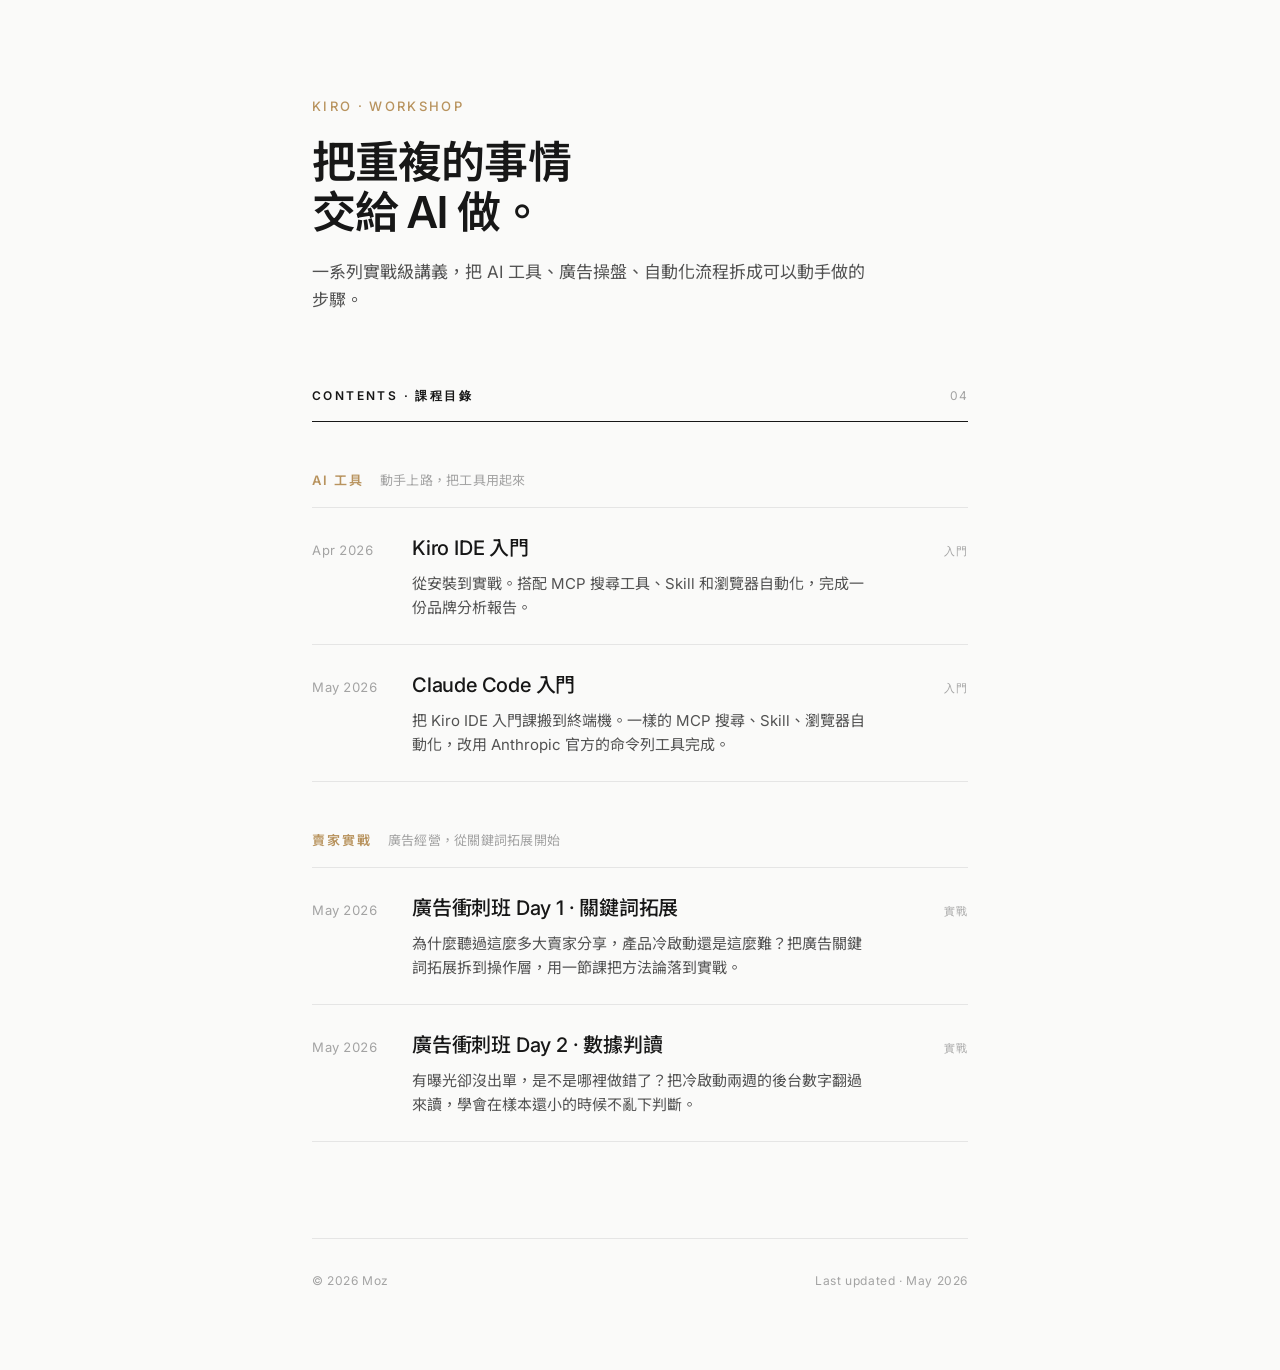
<file: index.html>
<!DOCTYPE html>
<html lang="zh-TW">
<head>
    <meta charset="UTF-8">
    <meta name="viewport" content="width=device-width, initial-scale=1.0">
    <title>Kiro Workshop</title>
    <style>
        @import url('https://fonts.googleapis.com/css2?family=Inter:wght@300;400;500;600;700&family=Noto+Sans+TC:wght@300;400;500;600;700&display=swap');

        * { margin: 0; padding: 0; box-sizing: border-box; }

        :root {
            --ink: #171717;
            --ink-muted: #525252;
            --ink-faint: #a3a3a3;
            --rule: #e5e5e5;
            --accent: #B8935E;
            --bg: #fafaf9;
        }

        html { scroll-behavior: smooth; }

        body {
            font-family: 'Inter', 'Noto Sans TC', -apple-system, BlinkMacSystemFont, sans-serif;
            background: var(--bg);
            color: var(--ink);
            line-height: 1.6;
            -webkit-font-smoothing: antialiased;
            font-feature-settings: "kern", "liga", "calt";
        }

        .wrap {
            max-width: 720px;
            margin: 0 auto;
            padding: 96px 32px 80px;
        }

        /* Header */
        .site-head {
            margin-bottom: 72px;
        }

        .mark {
            font-family: 'Inter', sans-serif;
            font-size: 13px;
            font-weight: 500;
            letter-spacing: 0.18em;
            text-transform: uppercase;
            color: var(--accent);
            margin-bottom: 20px;
        }

        h1 {
            font-family: 'Inter', 'Noto Sans TC', sans-serif;
            font-size: 44px;
            font-weight: 600;
            letter-spacing: -0.02em;
            line-height: 1.15;
            margin-bottom: 20px;
        }

        .lede {
            font-size: 17px;
            color: var(--ink-muted);
            max-width: 560px;
            line-height: 1.65;
        }

        /* Index heading */
        .index-head {
            display: flex;
            align-items: baseline;
            justify-content: space-between;
            padding-bottom: 16px;
            border-bottom: 1px solid var(--ink);
            margin-bottom: 0;
        }

        .index-title {
            font-family: 'Inter', sans-serif;
            font-size: 12px;
            font-weight: 600;
            letter-spacing: 0.2em;
            text-transform: uppercase;
            color: var(--ink);
        }

        .index-count {
            font-family: 'Inter', sans-serif;
            font-size: 12px;
            color: var(--ink-faint);
            letter-spacing: 0.1em;
        }

        /* Stage heading */
        .stage {
            display: flex;
            align-items: baseline;
            gap: 16px;
            margin-top: 48px;
            margin-bottom: 4px;
            padding-bottom: 12px;
        }

        .stage-name {
            font-family: 'Inter', 'Noto Sans TC', sans-serif;
            font-size: 13px;
            font-weight: 600;
            letter-spacing: 0.15em;
            text-transform: uppercase;
            color: var(--accent);
        }

        .stage-desc {
            font-size: 13px;
            color: var(--ink-faint);
            letter-spacing: 0.02em;
        }

        /* Course list */
        .course-list { list-style: none; }

        .course-row {
            display: grid;
            grid-template-columns: 80px 1fr 72px;
            gap: 20px;
            padding: 24px 0;
            border-bottom: 1px solid var(--rule);
            align-items: baseline;
        }

        .course-row:first-child { border-top: 1px solid var(--rule); }

        .date {
            font-family: 'Inter', sans-serif;
            font-size: 13px;
            font-weight: 400;
            color: var(--ink-faint);
            letter-spacing: 0.04em;
            font-variant-numeric: tabular-nums;
        }

        .meat h2 {
            font-family: 'Inter', 'Noto Sans TC', sans-serif;
            font-size: 20px;
            font-weight: 500;
            letter-spacing: -0.01em;
            margin-bottom: 8px;
            color: var(--ink);
        }

        .meat p {
            font-size: 15px;
            color: var(--ink-muted);
            line-height: 1.6;
            max-width: 520px;
        }

        .tag {
            font-family: 'Inter', sans-serif;
            font-size: 11px;
            font-weight: 500;
            letter-spacing: 0.08em;
            text-transform: uppercase;
            color: var(--ink-faint);
            white-space: nowrap;
            padding-top: 4px;
            text-align: right;
        }

        /* Footer */
        .site-foot {
            margin-top: 96px;
            padding-top: 32px;
            border-top: 1px solid var(--rule);
            display: flex;
            justify-content: space-between;
            font-family: 'Inter', sans-serif;
            font-size: 12px;
            color: var(--ink-faint);
            letter-spacing: 0.05em;
        }

        /* Responsive */
        @media (max-width: 640px) {
            .wrap { padding: 64px 24px 56px; }
            h1 { font-size: 32px; }
            .lede { font-size: 16px; }
            .site-head { margin-bottom: 56px; }
            .course-row {
                grid-template-columns: 64px 1fr;
                gap: 14px;
                padding: 20px 0;
            }
            .tag { grid-column: 2; padding-top: 0; margin-top: 6px; }
            .meat h2 { font-size: 18px; }
            .meat p { font-size: 14px; }
            .site-foot { flex-direction: column; gap: 8px; margin-top: 64px; }
            .stage { margin-top: 40px; gap: 12px; flex-wrap: wrap; }
        }

        @media (prefers-reduced-motion: reduce) {
            html { scroll-behavior: auto; }
        }
    </style>
</head>
<body>
    <main class="wrap">
        <header class="site-head">
            <div class="mark">Kiro · Workshop</div>
            <h1>把重複的事情<br>交給 AI 做。</h1>
            <p class="lede">一系列實戰級講義，把 AI 工具、廣告操盤、自動化流程拆成可以動手做的步驟。</p>
        </header>

        <div class="index-head">
            <span class="index-title">Contents · 課程目錄</span>
            <span class="index-count">04</span>
        </div>

        <!-- AI 工具 -->
        <div class="stage">
            <span class="stage-name">AI 工具</span>
            <span class="stage-desc">動手上路，把工具用起來</span>
        </div>
        <ol class="course-list">
            <li class="course-row">
                <span class="date">Apr 2026</span>
                <div class="meat">
                    <h2>Kiro IDE 入門</h2>
                    <p>從安裝到實戰。搭配 MCP 搜尋工具、Skill 和瀏覽器自動化，完成一份品牌分析報告。</p>
                </div>
                <span class="tag">入門</span>
            </li>

            <li class="course-row">
                <span class="date">May 2026</span>
                <div class="meat">
                    <h2>Claude Code 入門</h2>
                    <p>把 Kiro IDE 入門課搬到終端機。一樣的 MCP 搜尋、Skill、瀏覽器自動化，改用 Anthropic 官方的命令列工具完成。</p>
                </div>
                <span class="tag">入門</span>
            </li>
        </ol>

        <!-- 賣家實戰 -->
        <div class="stage">
            <span class="stage-name">賣家實戰</span>
            <span class="stage-desc">廣告經營，從關鍵詞拓展開始</span>
        </div>
        <ol class="course-list">
            <li class="course-row">
                <span class="date">May 2026</span>
                <div class="meat">
                    <h2>廣告衝刺班 Day 1 · 關鍵詞拓展</h2>
                    <p>為什麼聽過這麼多大賣家分享，產品冷啟動還是這麼難？把廣告關鍵詞拓展拆到操作層，用一節課把方法論落到實戰。</p>
                </div>
                <span class="tag">實戰</span>
            </li>

            <li class="course-row">
                <span class="date">May 2026</span>
                <div class="meat">
                    <h2>廣告衝刺班 Day 2 · 數據判讀</h2>
                    <p>有曝光卻沒出單，是不是哪裡做錯了？把冷啟動兩週的後台數字翻過來讀，學會在樣本還小的時候不亂下判斷。</p>
                </div>
                <span class="tag">實戰</span>
            </li>
        </ol>

        <footer class="site-foot">
            <span>© 2026 Moz</span>
            <span>Last updated · May 2026</span>
        </footer>
    </main>
</body>
</html>
</file>
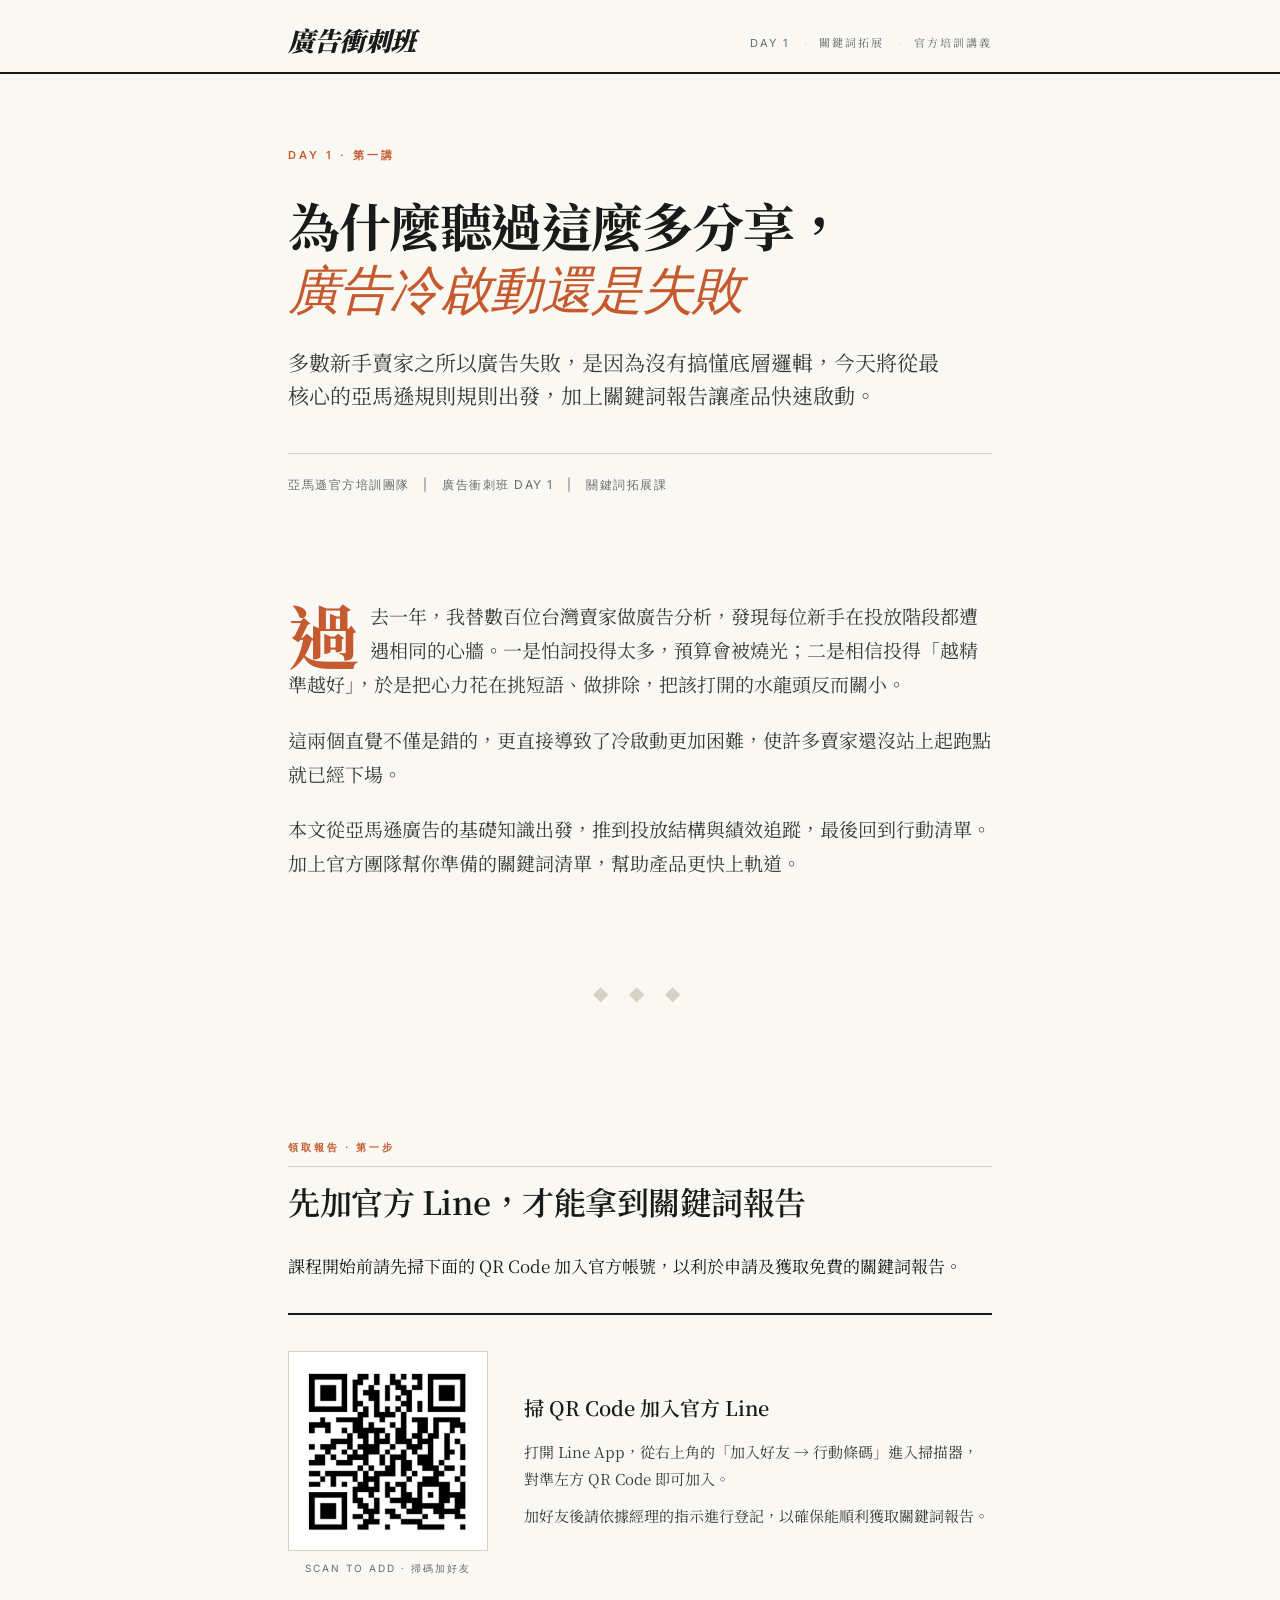
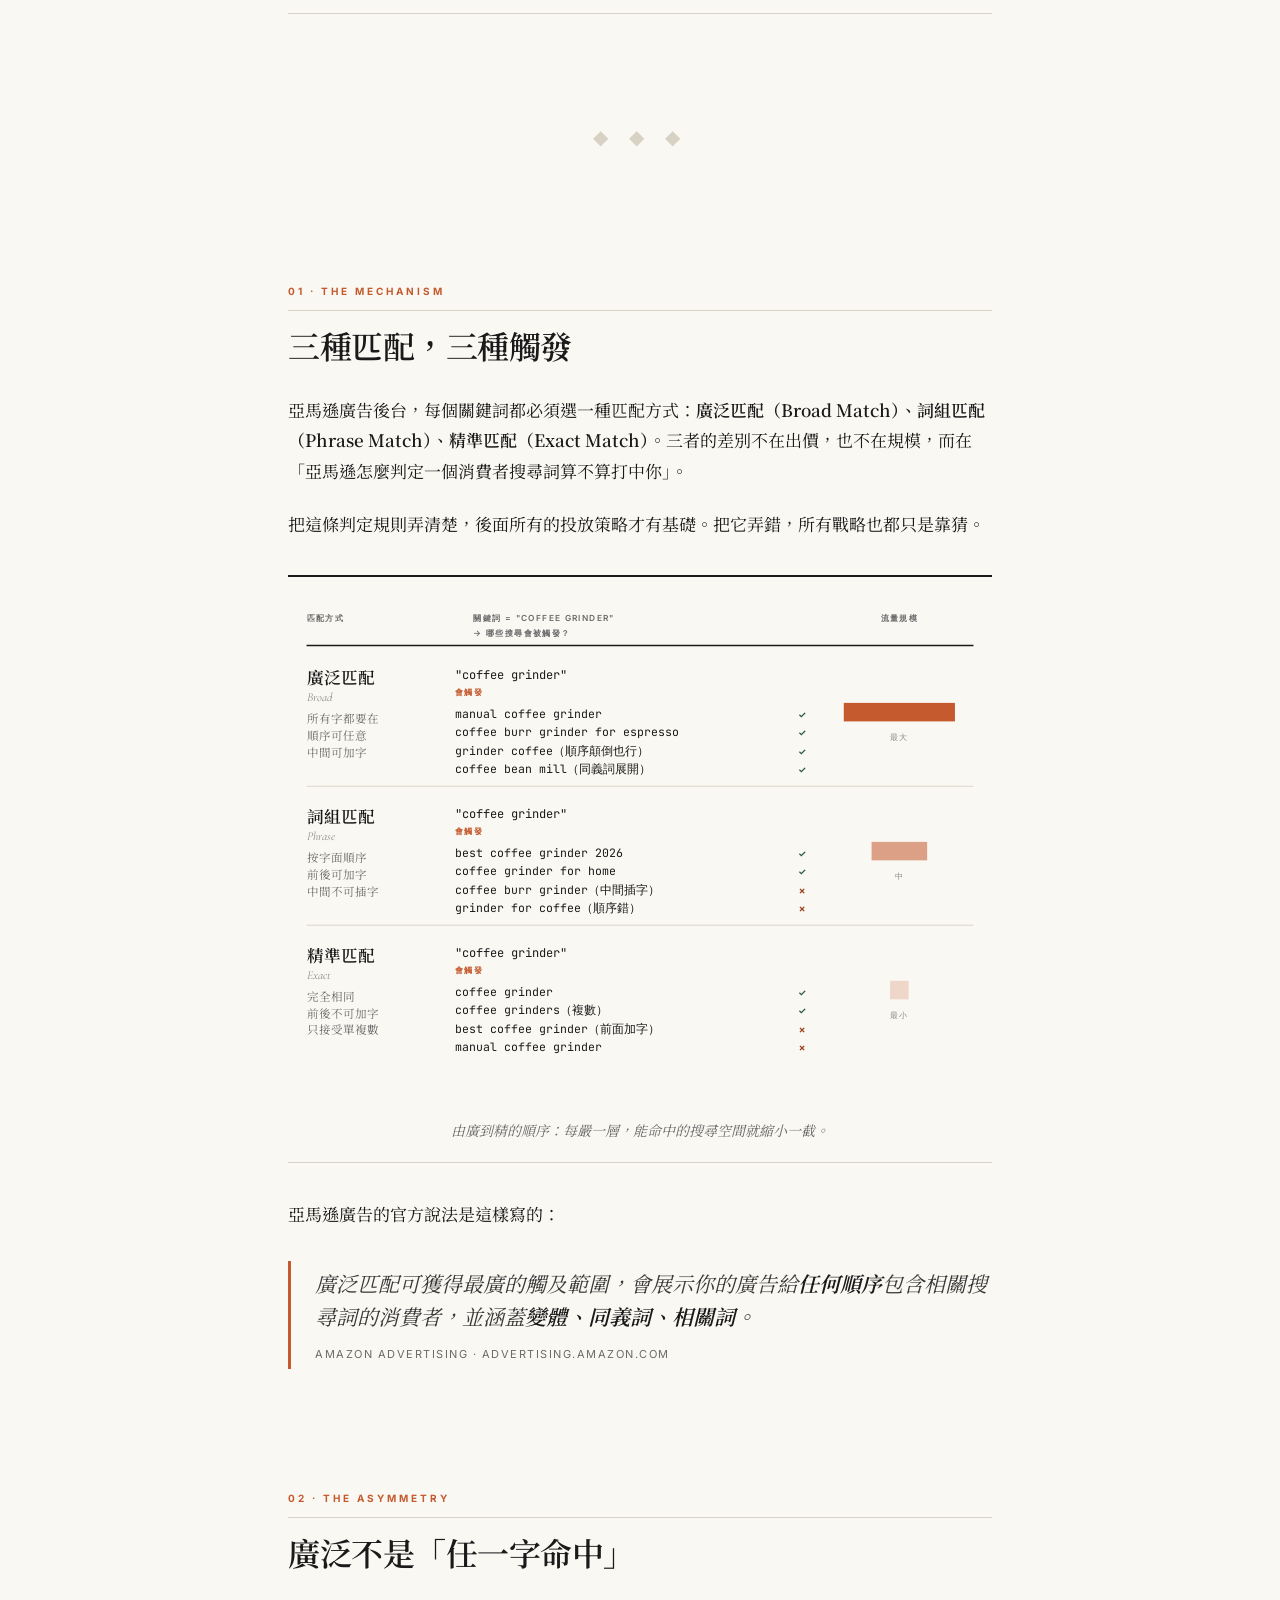
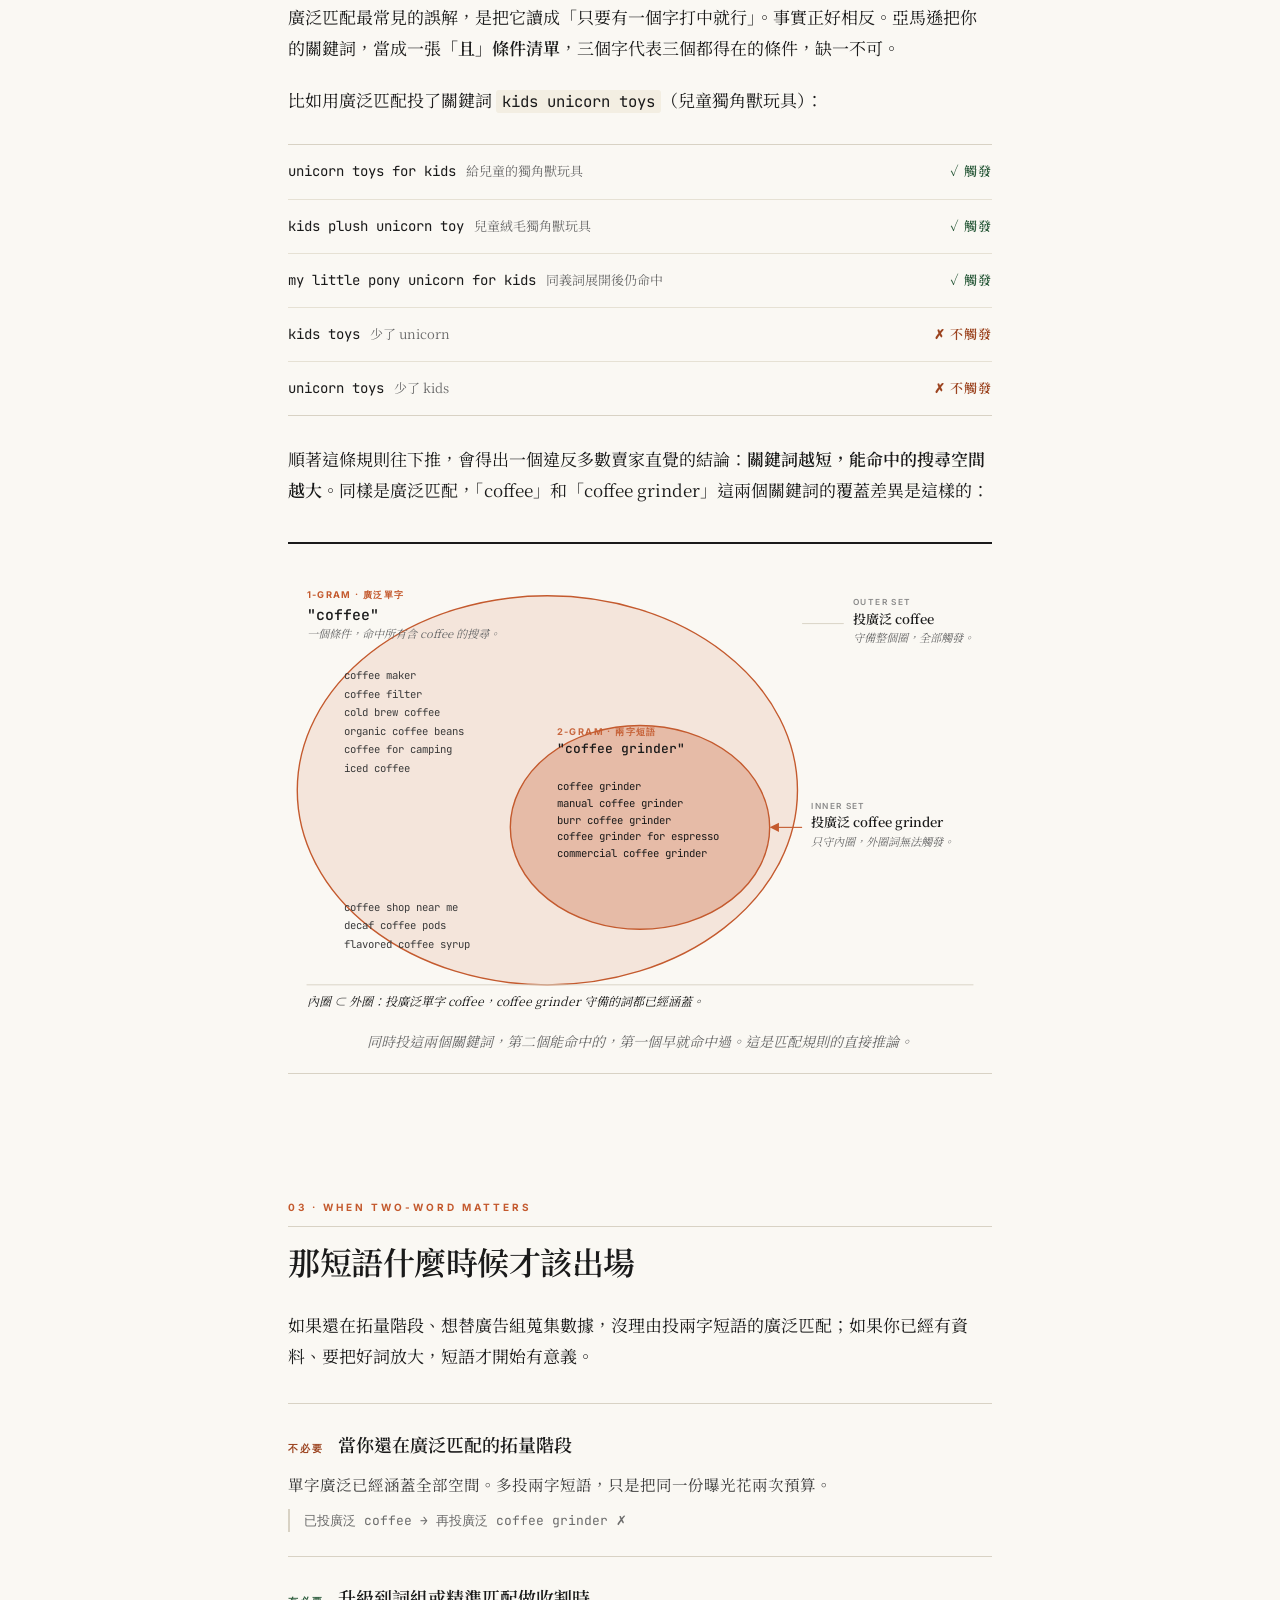
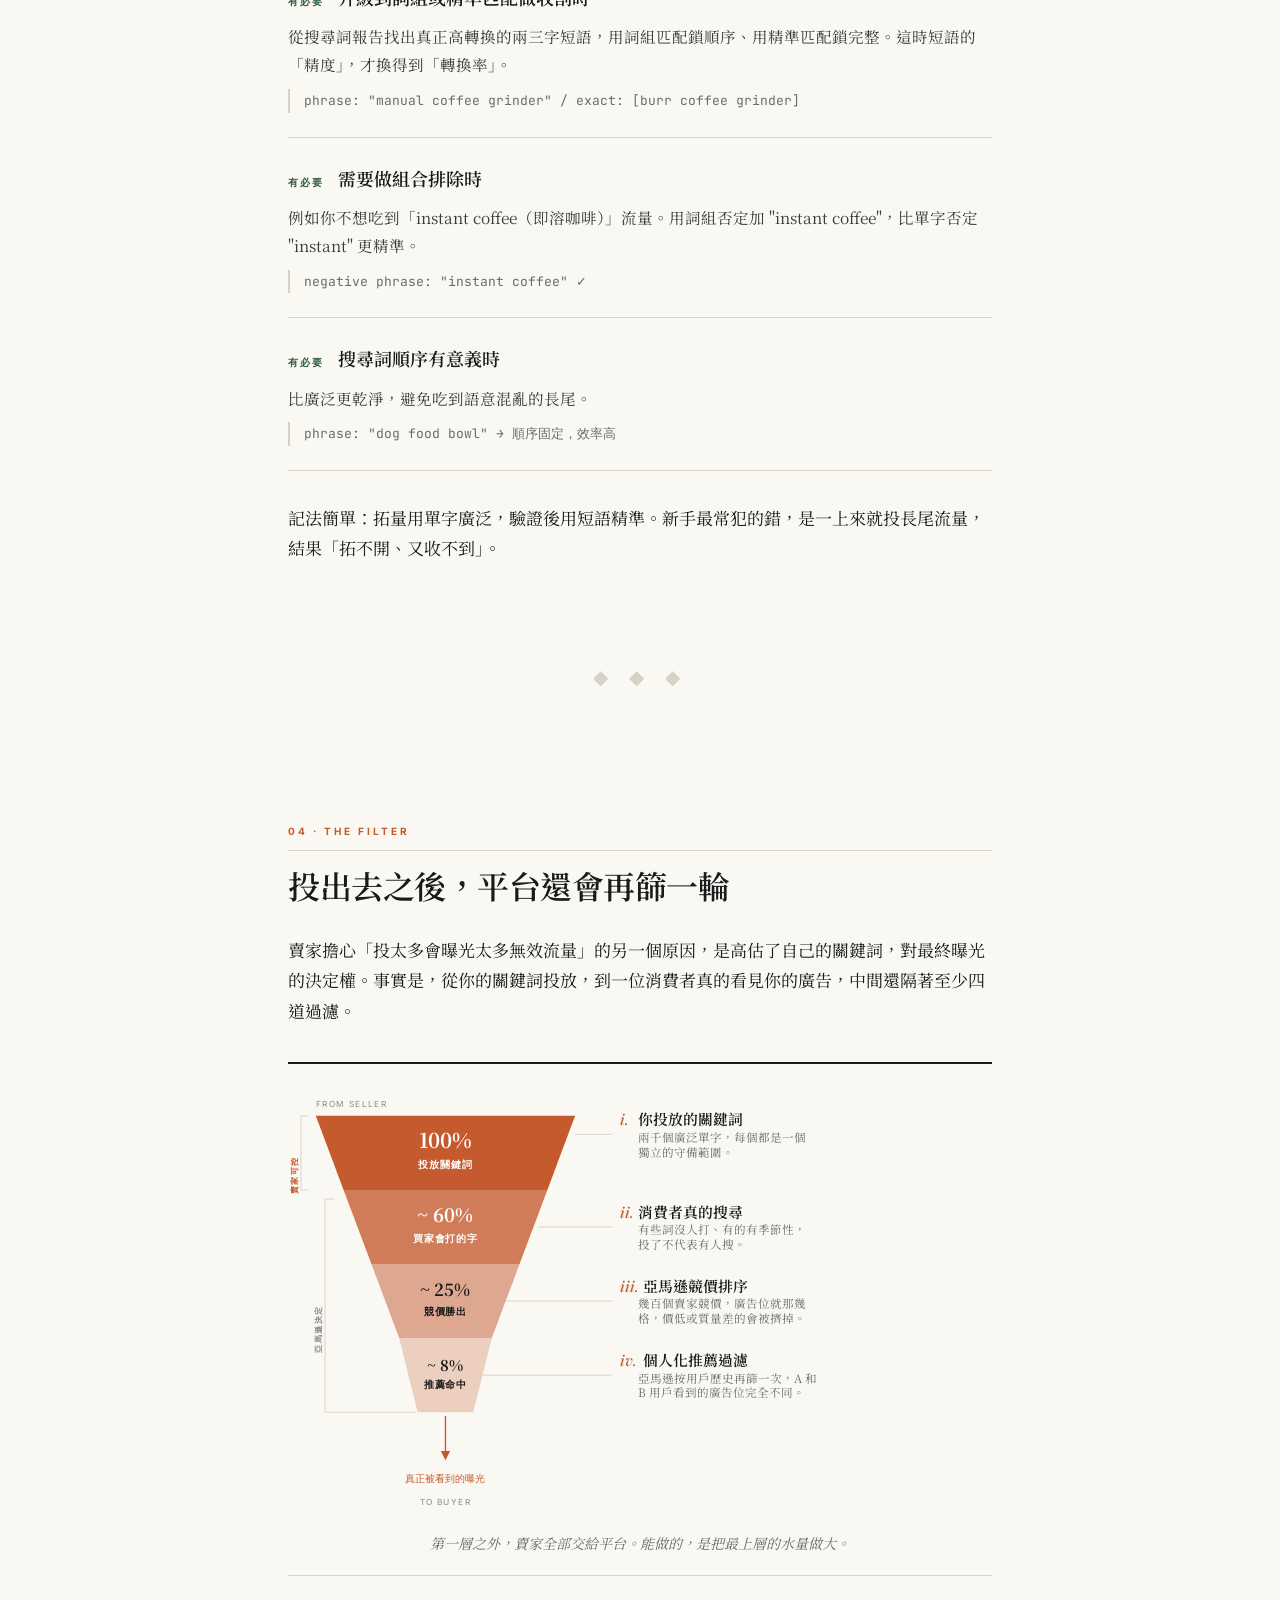
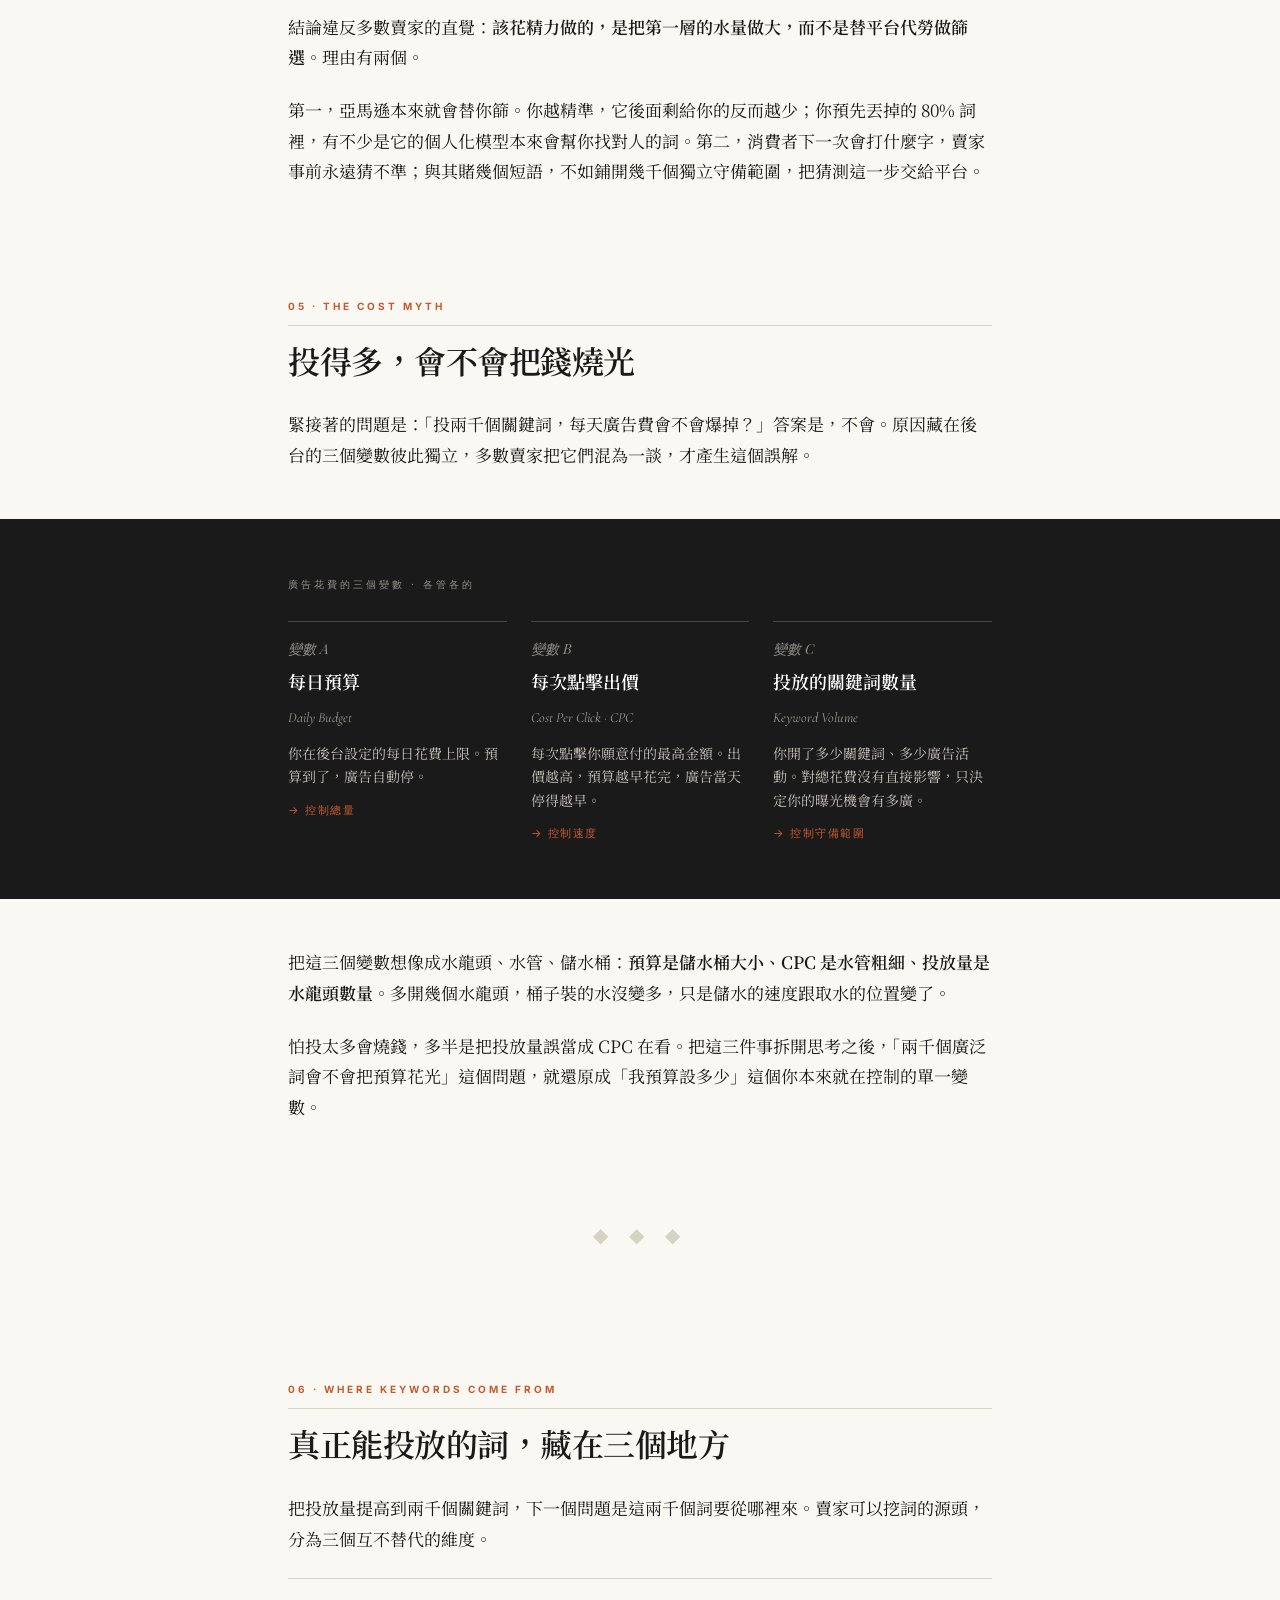
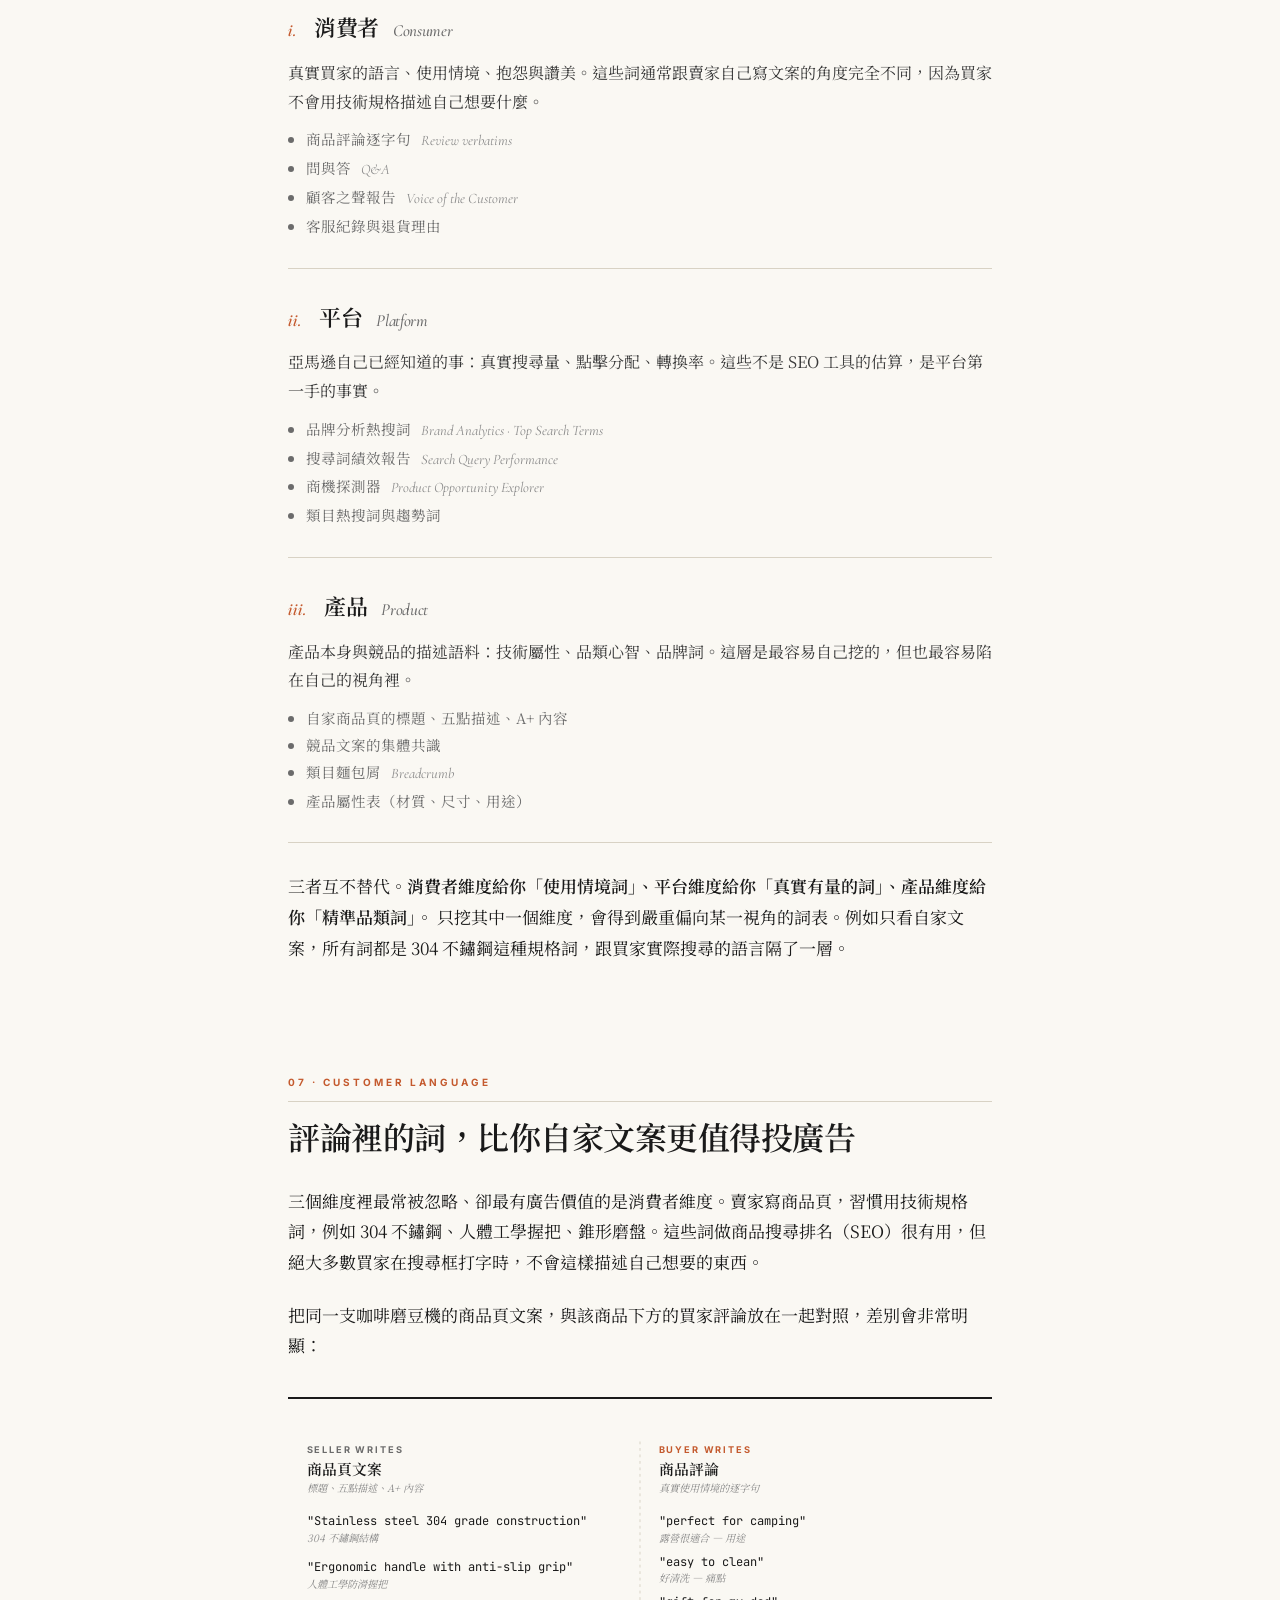
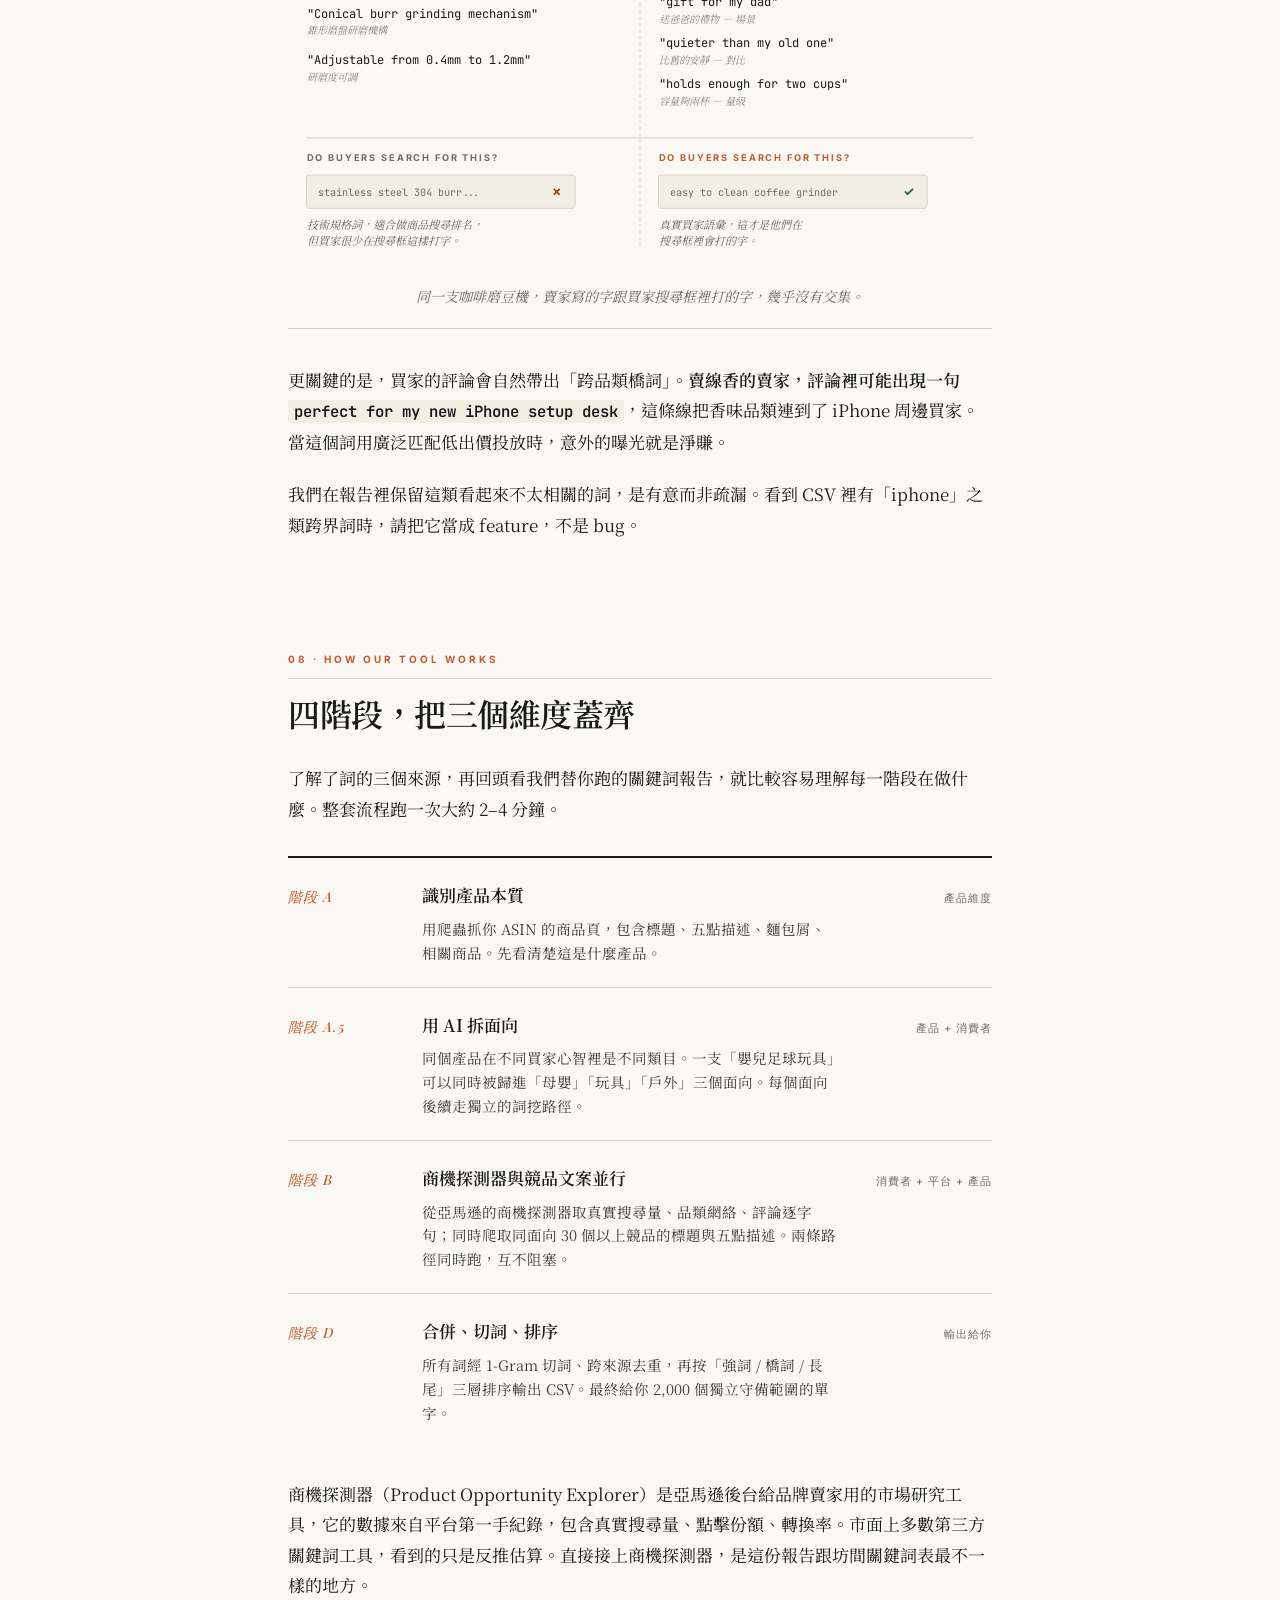
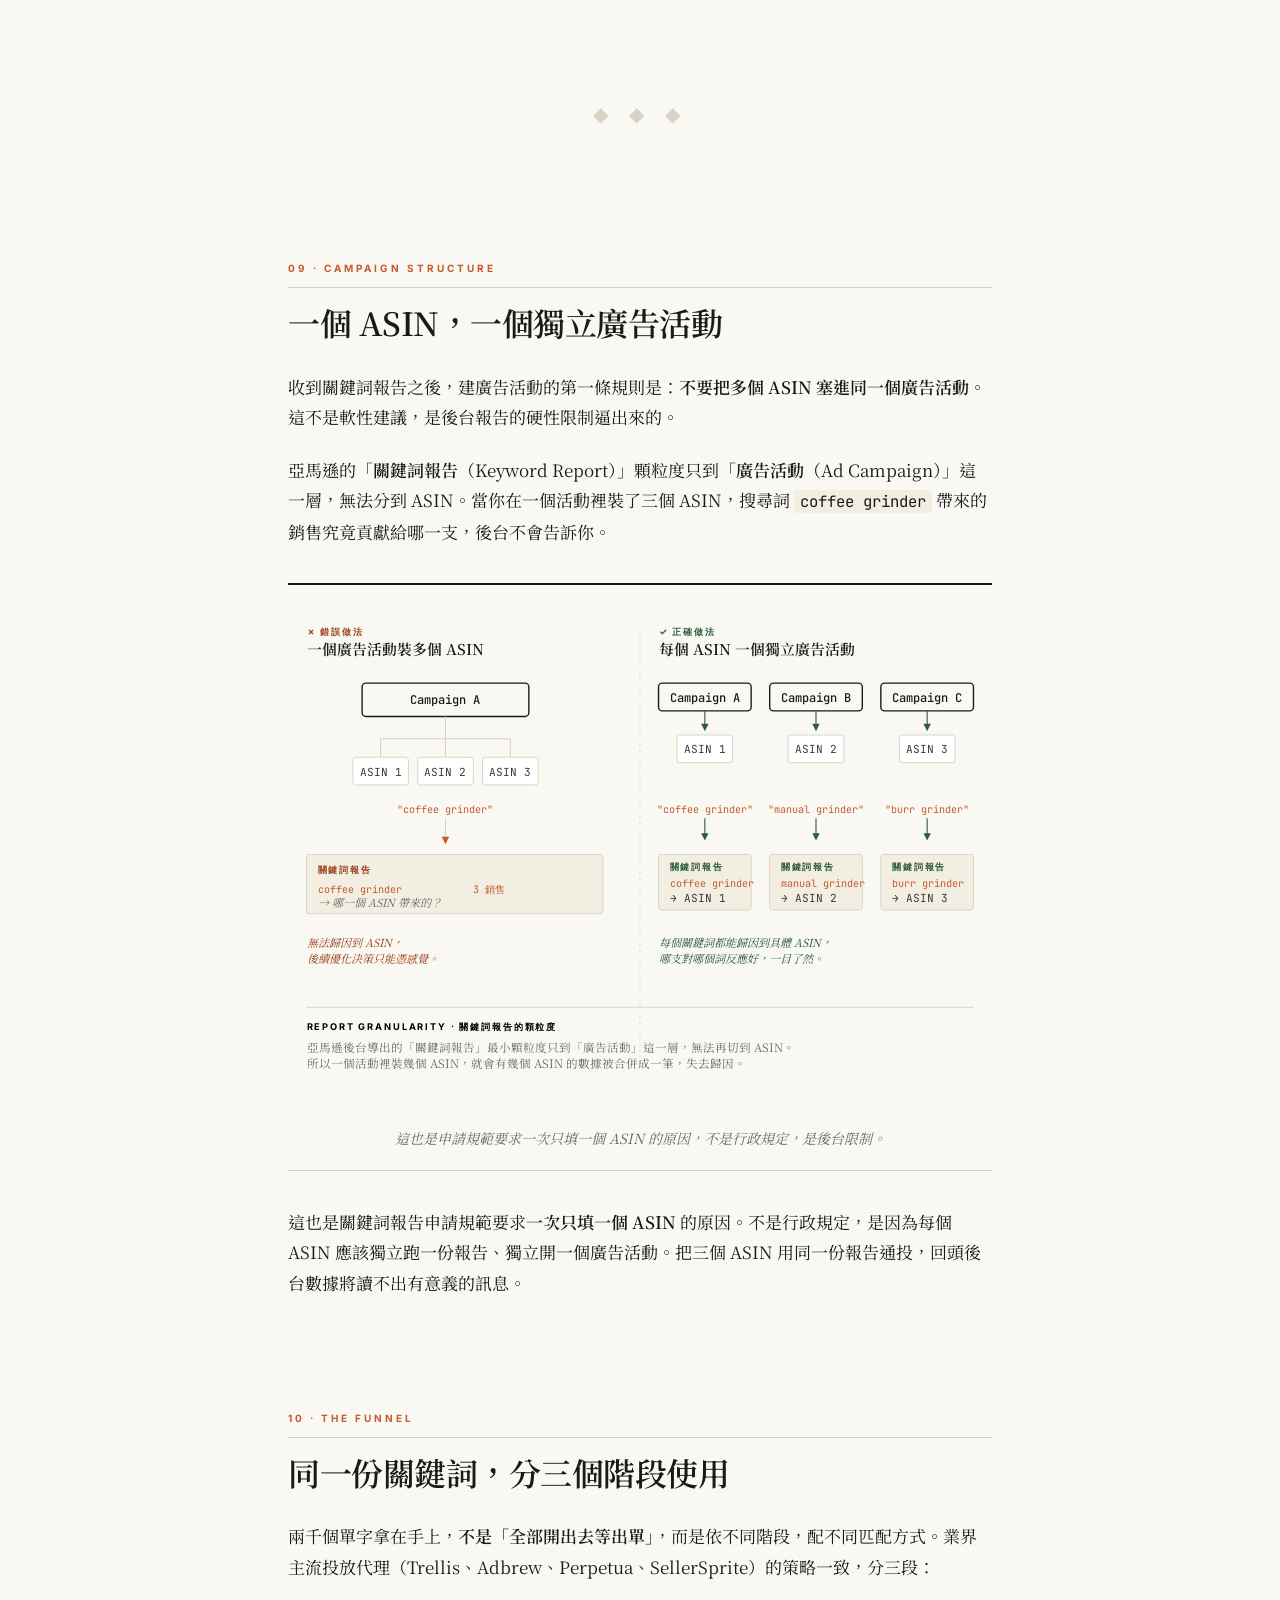
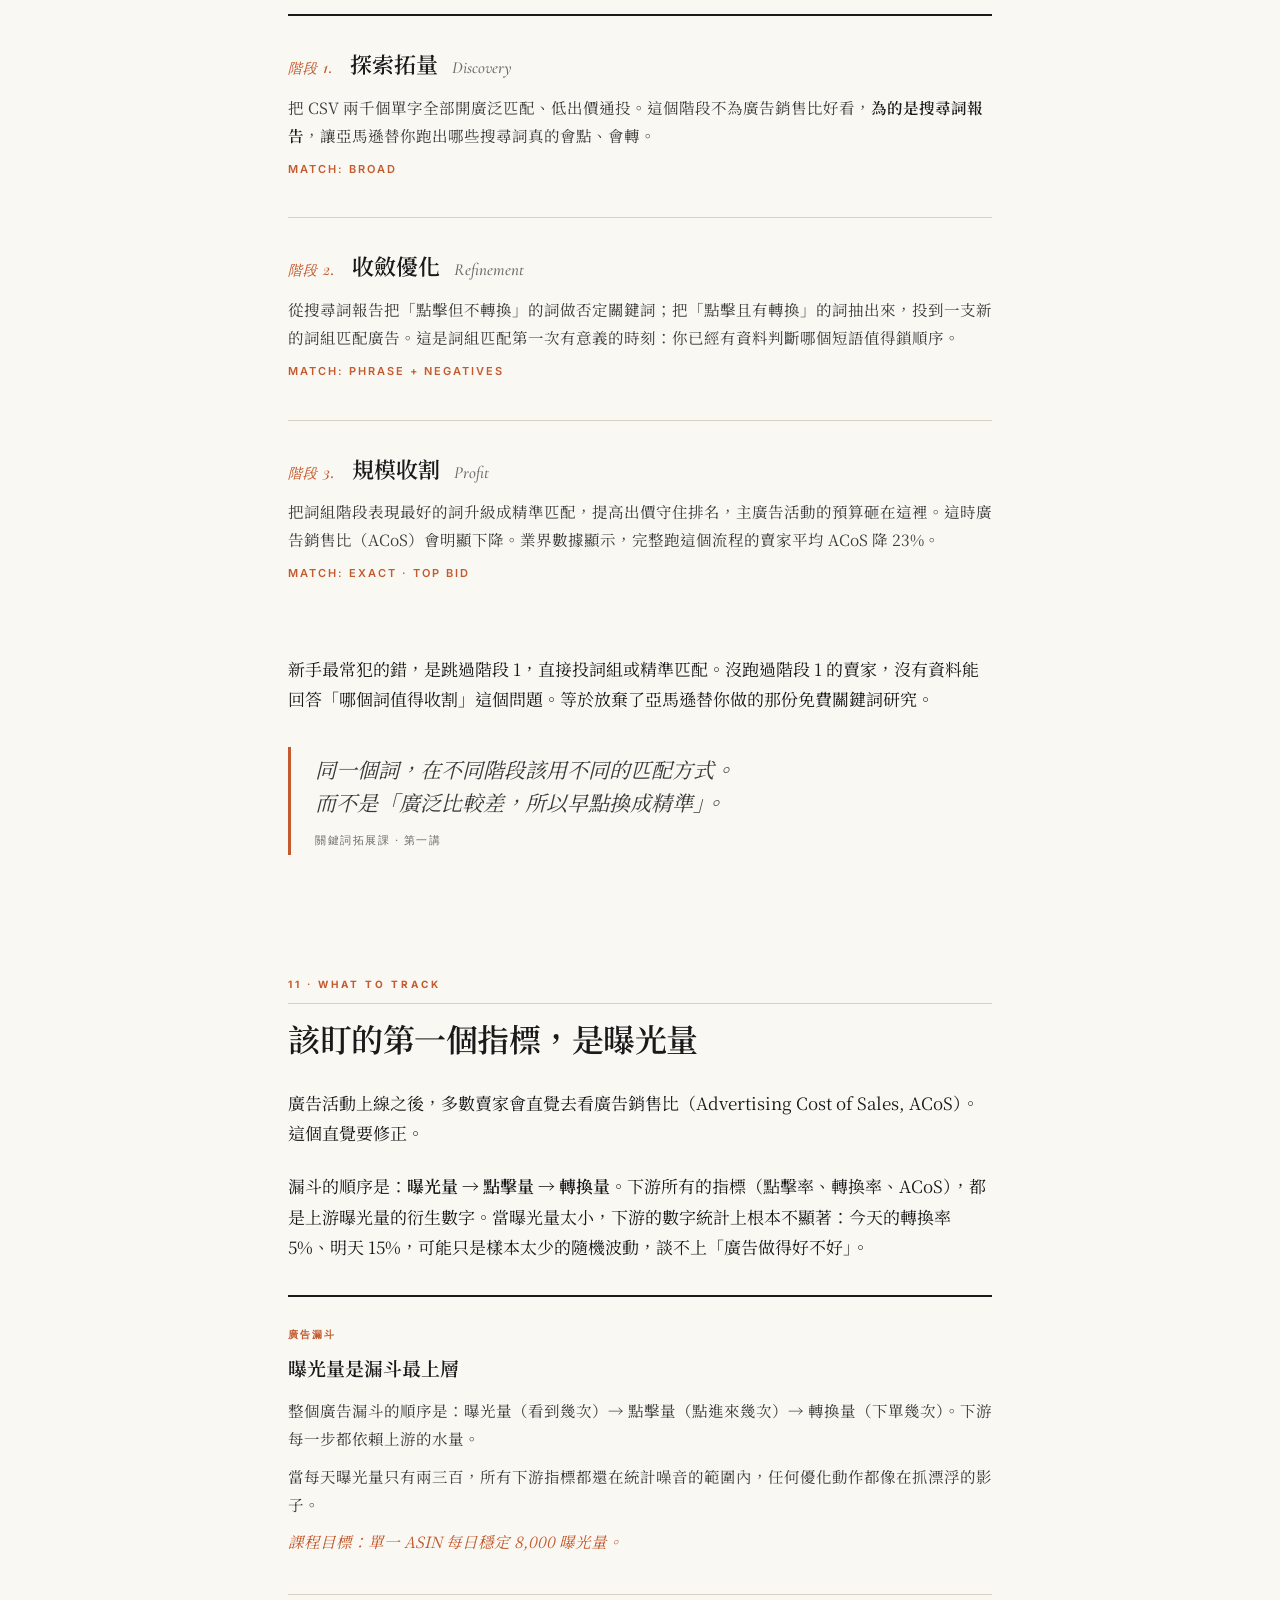
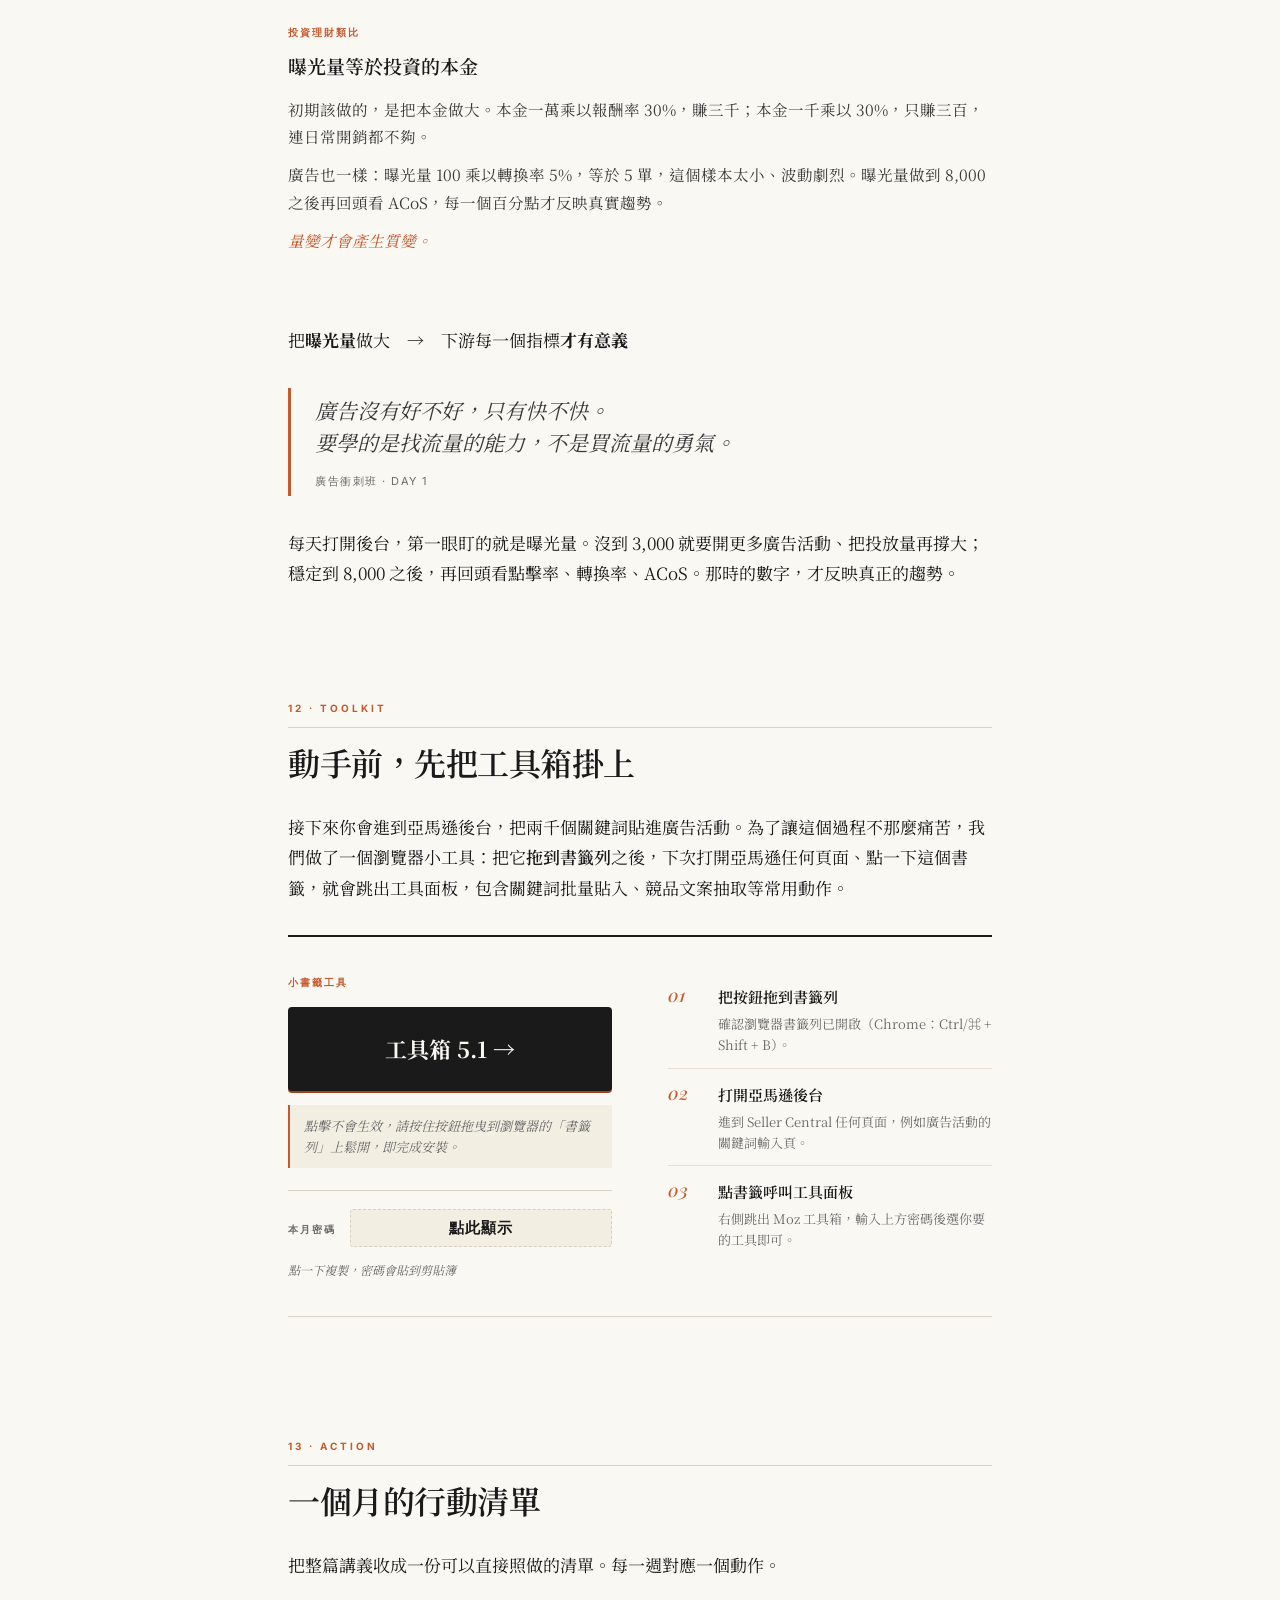
<file: ad-sprint-day1/index.html>
<!DOCTYPE html>
<html lang="zh-Hant">
<head>
<meta charset="UTF-8" />
<meta name="viewport" content="width=device-width, initial-scale=1.0" />
<title>為什麼聽過這麼多大賣家分享，但產品冷啟動還是這麼難｜廣告關鍵詞拓展深度講義</title>
<link rel="preconnect" href="https://fonts.googleapis.com">
<link rel="preconnect" href="https://fonts.gstatic.com" crossorigin>
<link href="https://fonts.googleapis.com/css2?family=Playfair+Display:ital,wght@0,400;0,500;0,600;0,700;0,800;0,900;1,400;1,500&family=Cormorant+Garamond:ital,wght@0,400;0,500;0,600;0,700;1,400;1,500&family=Noto+Serif+TC:wght@300;400;500;600;700;900&family=Inter:wght@300;400;500;600;700&family=JetBrains+Mono:wght@400;500&display=swap" rel="stylesheet">
<style>
  :root {
    --paper: #faf8f3;
    --paper-tint: #f3eee2;
    --dark: #1a1a1a;
    --ink: #1a1a1a;
    --ink-soft: #3a3a3a;
    --ink-mute: #6b6b6b;
    --ink-faint: #8a8a8a;
    --rule: #d8d2c4;
    --rule-soft: #e6e1d4;
    --accent: #c45a2e;
    --accent-deep: #9c4420;
    --deepblue: #0f3d5f;
    --good: #2e5d3e;
    --bad: #9c4420;
  }
  * { box-sizing: border-box; }
  html, body { margin: 0; padding: 0; }
  body {
    background: var(--paper);
    color: var(--ink);
    font-family: 'Noto Serif TC', 'Cormorant Garamond', Georgia, serif;
    font-size: 17px;
    line-height: 1.8;
    -webkit-font-smoothing: antialiased;
    text-rendering: optimizeLegibility;
  }
  a {
    color: var(--accent);
    text-decoration: none;
    border-bottom: 1px solid rgba(196, 90, 46, 0.3);
    transition: border-color .2s;
  }
  a:hover { border-bottom-color: var(--accent); }

  .col {
    max-width: 760px;
    margin-left: auto;
    margin-right: auto;
    padding-left: 28px;
    padding-right: 28px;
  }
  .bleed { width: 100%; }

  /* ───────── Masthead ───────── */
  .masthead {
    border-bottom: 2px solid var(--ink);
    padding-top: 28px;
    padding-bottom: 18px;
  }
  .masthead-inner {
    display: flex;
    justify-content: space-between;
    align-items: flex-end;
    flex-wrap: wrap;
    gap: 12px;
  }
  .masthead-title {
    font-family: 'Playfair Display', 'Noto Serif TC', serif;
    font-weight: 900;
    font-style: italic;
    font-size: 26px;
    letter-spacing: -0.5px;
    line-height: 1;
  }
  .masthead-meta {
    font-family: 'Inter', 'Noto Serif TC', sans-serif;
    font-size: 11px;
    letter-spacing: 2px;
    text-transform: uppercase;
    color: var(--ink-mute);
  }
  .masthead-meta span + span::before {
    content: "·";
    margin: 0 10px;
    color: var(--rule);
  }

  /* ───────── Hero ───────── */
  .hero { padding-top: 72px; padding-bottom: 56px; }
  .kicker {
    font-family: 'Inter', sans-serif;
    font-size: 11px;
    letter-spacing: 3px;
    text-transform: uppercase;
    color: var(--accent);
    font-weight: 600;
    margin-bottom: 28px;
  }
  .hero h1 {
    font-family: 'Noto Serif TC', 'Playfair Display', serif;
    font-weight: 700;
    font-size: 52px;
    line-height: 1.18;
    letter-spacing: -1.5px;
    margin: 0 0 28px;
    color: var(--ink);
  }
  .hero h1 em {
    font-family: 'Playfair Display', serif;
    font-style: italic;
    font-weight: 500;
    color: var(--accent);
  }
  .deck {
    font-family: 'Noto Serif TC', serif;
    font-size: 21px;
    line-height: 1.6;
    color: var(--ink-soft);
    font-weight: 400;
    margin: 0 0 40px;
    max-width: 660px;
  }
  .byline {
    font-family: 'Inter', sans-serif;
    font-size: 12px;
    letter-spacing: 1.5px;
    text-transform: uppercase;
    color: var(--ink-mute);
    padding-top: 20px;
    border-top: 1px solid var(--rule);
  }
  .byline strong { color: var(--ink); font-weight: 600; }

  /* ───────── Section heads ───────── */
  .section-mark {
    font-family: 'Inter', sans-serif;
    font-size: 10px;
    letter-spacing: 3px;
    text-transform: uppercase;
    color: var(--accent);
    font-weight: 700;
    margin-bottom: 14px;
    padding-bottom: 10px;
    border-bottom: 1px solid var(--rule);
  }
  h2 {
    font-family: 'Noto Serif TC', serif;
    font-weight: 600;
    font-size: 32px;
    line-height: 1.3;
    letter-spacing: -0.5px;
    margin: 0 0 28px;
    color: var(--ink);
  }
  h3 {
    font-family: 'Noto Serif TC', serif;
    font-weight: 600;
    font-size: 22px;
    line-height: 1.4;
    margin: 48px 0 16px;
    color: var(--ink);
  }
  h4 {
    font-family: 'Noto Serif TC', serif;
    font-weight: 600;
    font-size: 18px;
    margin: 0 0 8px;
    color: var(--ink);
  }

  /* ───────── Body text ───────── */
  p { margin: 0 0 22px; }
  .lede p {
    font-size: 19px;
    line-height: 1.78;
    color: var(--ink-soft);
  }
  .lede p:first-child::first-letter {
    font-family: 'Playfair Display', 'Noto Serif TC', serif;
    font-size: 72px;
    float: left;
    line-height: 0.85;
    padding: 6px 10px 0 0;
    font-weight: 700;
    color: var(--accent);
  }
  .body p strong, .body strong { color: var(--ink); font-weight: 600; }
  code, .mono {
    font-family: 'JetBrains Mono', 'Cormorant Garamond', monospace;
    font-size: 0.92em;
    background: var(--paper-tint);
    padding: 1px 6px;
    border-radius: 3px;
    color: var(--ink);
  }

  section { padding-top: 72px; padding-bottom: 16px; }
  section.tight { padding-top: 48px; }

  /* ───────── Pull quote ───────── */
  .pull {
    border-left: 3px solid var(--accent);
    padding: 6px 0 6px 24px;
    margin: 32px 0;
    font-family: 'Noto Serif TC', serif;
    font-style: italic;
    font-size: 21px;
    line-height: 1.55;
    color: var(--ink-soft);
  }
  .pull cite {
    display: block;
    margin-top: 14px;
    font-family: 'Inter', sans-serif;
    font-style: normal;
    font-size: 11px;
    letter-spacing: 1.5px;
    text-transform: uppercase;
    color: var(--ink-mute);
  }

  /* ───────── Match-type matrix ───────── */
  .matrix {
    margin: 32px 0;
    border-top: 2px solid var(--ink);
    border-bottom: 1px solid var(--rule);
  }
  .matrix table { width: 100%; border-collapse: collapse; font-family: 'Noto Serif TC', serif; }
  .matrix th {
    font-family: 'Inter', sans-serif;
    font-size: 10px;
    letter-spacing: 2px;
    text-transform: uppercase;
    color: var(--ink-mute);
    font-weight: 600;
    text-align: left;
    padding: 14px 8px;
    border-bottom: 1px solid var(--rule);
  }
  .matrix td {
    padding: 16px 8px;
    border-bottom: 1px solid var(--rule-soft);
    font-size: 15px;
    color: var(--ink-soft);
    vertical-align: top;
  }
  .matrix td.first { color: var(--ink); font-weight: 600; font-size: 16px; }
  .matrix td.first .en {
    display: block;
    font-family: 'Cormorant Garamond', serif;
    font-style: italic;
    color: var(--ink-mute);
    font-size: 13px;
    font-weight: 500;
  }
  .matrix tr:last-child td { border-bottom: none; }

  /* ───────── Eligibility list (kids unicorn toys) ───────── */
  .elig {
    margin: 28px 0;
    border-top: 1px solid var(--rule);
    border-bottom: 1px solid var(--rule);
  }
  .elig .row {
    display: grid;
    grid-template-columns: 1fr auto;
    gap: 14px;
    padding: 14px 0;
    border-bottom: 1px solid var(--rule-soft);
    align-items: baseline;
  }
  .elig .row:last-child { border-bottom: none; }
  .elig .term {
    font-family: 'JetBrains Mono', monospace;
    font-size: 14px;
    color: var(--ink);
  }
  .elig .term .gloss { color: var(--ink-mute); font-family: 'Noto Serif TC', serif; font-size: 13px; margin-left: 10px; }
  .elig .yes { color: var(--good); font-weight: 600; font-size: 13px; letter-spacing: 1px; text-transform: uppercase; }
  .elig .no  { color: var(--accent-deep); font-weight: 600; font-size: 13px; letter-spacing: 1px; text-transform: uppercase; }

  /* ───────── Asymmetry / Venn-style two-column ───────── */
  .venn {
    display: grid;
    grid-template-columns: 1fr;
    gap: 0;
    margin: 32px 0;
    border-top: 2px solid var(--ink);
  }
  .venn .col-card {
    padding: 24px 0;
    border-bottom: 1px solid var(--rule);
  }
  .venn .col-card:last-child { border-bottom: none; }
  .venn .col-card .lbl {
    font-family: 'Inter', sans-serif;
    font-size: 10px;
    letter-spacing: 2px;
    text-transform: uppercase;
    color: var(--accent);
    font-weight: 700;
    margin-bottom: 8px;
  }
  .venn .col-card h4 { margin-bottom: 6px; }
  .venn .col-card .sub { color: var(--ink-mute); font-size: 14px; margin-bottom: 12px; }
  .venn .col-card ul { padding-left: 18px; margin: 0; font-size: 15px; color: var(--ink-soft); line-height: 1.85; }
  .venn .col-card .item-mono { font-family: 'JetBrains Mono', monospace; font-size: 13px; color: var(--ink); }

  /* ───────── When-2gram cases ───────── */
  .cases {
    display: grid;
    grid-template-columns: 1fr;
    gap: 0;
    margin: 32px 0;
    border-top: 1px solid var(--rule);
  }
  .case {
    padding: 24px 0;
    border-bottom: 1px solid var(--rule);
  }
  .case .head {
    display: flex;
    align-items: baseline;
    gap: 14px;
    margin-bottom: 10px;
  }
  .case .head .badge {
    font-family: 'Inter', sans-serif;
    font-size: 10px;
    letter-spacing: 2px;
    text-transform: uppercase;
    font-weight: 700;
  }
  .case.no .badge { color: var(--accent-deep); }
  .case.yes .badge { color: var(--good); }
  .case h4 { margin: 0; }
  .case p { font-size: 15.5px; color: var(--ink-soft); margin: 0 0 10px; }
  .case .ex { font-family: 'JetBrains Mono', monospace; font-size: 13px; color: var(--ink-mute); padding-left: 14px; border-left: 2px solid var(--rule); display: block; margin-top: 8px; }

  /* ───────── Inline SVG diagrams ───────── */
  .diagram {
    margin: 36px 0;
    padding: 24px 0 20px;
    border-top: 2px solid var(--ink);
    border-bottom: 1px solid var(--rule);
  }
  .diagram svg {
    display: block;
    width: 100%;
    height: auto;
    max-width: 100%;
  }
  .diagram-cap {
    margin: 18px 0 0;
    font-family: 'Noto Serif TC', serif;
    font-style: italic;
    font-size: 14px;
    color: var(--ink-mute);
    line-height: 1.6;
    text-align: center;
  }

  /* ───────── Filter / loss bars (legacy, no longer used) ───────── */
  .filter {
    margin: 32px 0;
    border-top: 2px solid var(--ink);
  }
  .filter .step {
    padding: 22px 0;
    border-bottom: 1px solid var(--rule);
    display: grid;
    grid-template-columns: 60px 110px 1fr;
    gap: 18px;
    align-items: baseline;
  }
  .filter .step:last-child { border-bottom: none; }
  .filter .num {
    font-family: 'Playfair Display', serif;
    font-style: italic;
    font-size: 22px;
    color: var(--accent);
    font-weight: 500;
  }
  .filter .bar {
    height: 8px;
    background: var(--accent);
    border-radius: 4px;
  }
  .filter .step.s1 .bar { width: 100%; opacity: 1; }
  .filter .step.s2 .bar { width: 60%; opacity: .8; }
  .filter .step.s3 .bar { width: 28%; opacity: .55; }
  .filter .step.s4 .bar { width: 10%; opacity: .35; }
  .filter h4 { margin: 0 0 4px; font-size: 17px; }
  .filter p { font-size: 14.5px; color: var(--ink-soft); margin: 0; line-height: 1.6; }

  /* ───────── Cost variables (statbar style) ───────── */
  .costbar {
    background: var(--ink);
    color: #f5f0e4;
    padding: 56px 0;
    margin: 48px 0;
  }
  .costbar-label {
    font-family: 'Inter', sans-serif;
    font-size: 10px;
    letter-spacing: 3px;
    text-transform: uppercase;
    color: rgba(245, 240, 228, 0.55);
    margin-bottom: 28px;
  }
  .costbar-grid {
    display: grid;
    grid-template-columns: repeat(3, 1fr);
    gap: 32px 24px;
  }
  .cost-item { border-top: 1px solid rgba(245, 240, 228, 0.2); padding-top: 14px; }
  .cost-item .var {
    font-family: 'Playfair Display', serif;
    font-style: italic;
    font-size: 14px;
    color: rgba(245, 240, 228, 0.55);
    margin-bottom: 4px;
  }
  .cost-item h4 {
    font-family: 'Noto Serif TC', serif;
    color: #fff;
    font-size: 18px;
    margin: 0 0 8px;
  }
  .cost-item .en {
    font-family: 'Cormorant Garamond', serif;
    font-style: italic;
    color: rgba(245, 240, 228, 0.6);
    font-size: 14px;
    display: block;
    margin-bottom: 12px;
  }
  .cost-item p {
    font-size: 14px;
    color: rgba(245, 240, 228, 0.78);
    margin: 0;
    line-height: 1.65;
  }
  .cost-item .verdict {
    font-family: 'Inter', sans-serif;
    font-size: 11px;
    letter-spacing: 1.5px;
    text-transform: uppercase;
    color: var(--accent);
    margin-top: 12px;
    display: block;
  }
  .cost-item.note { background: rgba(196, 90, 46, 0.08); padding: 14px; margin: -14px; border-top: 1px solid var(--accent); }

  /* ───────── Pillars (consumer / platform / product) ───────── */
  .pillars {
    margin: 24px 0;
  }
  .pillar {
    padding: 28px 0;
    border-top: 1px solid var(--rule);
  }
  .pillar:last-child { border-bottom: 1px solid var(--rule); }
  .pillar-head {
    display: flex;
    align-items: baseline;
    gap: 16px;
    margin-bottom: 12px;
  }
  .pillar-num {
    font-family: 'Playfair Display', serif;
    font-style: italic;
    font-size: 14px;
    color: var(--accent);
    font-weight: 500;
    letter-spacing: 1px;
  }
  .pillar h4 {
    font-family: 'Noto Serif TC', serif;
    font-size: 22px;
    font-weight: 600;
    margin: 0;
    letter-spacing: -0.3px;
  }
  .pillar h4 .en {
    font-family: 'Cormorant Garamond', serif;
    font-style: italic;
    font-weight: 500;
    color: var(--ink-mute);
    font-size: 17px;
    margin-left: 8px;
  }
  .pillar p {
    font-size: 16px;
    color: var(--ink-soft);
    margin: 0 0 10px;
  }
  .pillar ul {
    padding-left: 18px;
    margin: 8px 0 0;
    font-size: 14.5px;
    line-height: 1.85;
    color: var(--ink-mute);
  }
  .pillar ul .en {
    font-family: 'Cormorant Garamond', serif;
    font-style: italic;
    color: var(--ink-faint);
    margin-left: 6px;
  }

  /* ───────── Listing vs review (two-up) ───────── */
  .copy-vs {
    display: grid;
    grid-template-columns: 1fr;
    gap: 0;
    margin: 32px 0;
    border-top: 2px solid var(--ink);
  }
  .copy-vs .side {
    padding: 24px 0;
    border-bottom: 1px solid var(--rule);
  }
  .copy-vs .side:last-child { border-bottom: none; }
  .copy-vs .side .lbl {
    font-family: 'Inter', sans-serif;
    font-size: 10px;
    letter-spacing: 2px;
    text-transform: uppercase;
    font-weight: 700;
    margin-bottom: 8px;
  }
  .copy-vs .side.bad .lbl { color: var(--ink-mute); }
  .copy-vs .side.good .lbl { color: var(--accent); }
  .copy-vs ul { margin: 0; padding-left: 18px; font-size: 15px; line-height: 1.95; color: var(--ink-soft); }
  .copy-vs ul li { margin-bottom: 4px; }
  .copy-vs ul .en { font-family: 'JetBrains Mono', monospace; font-size: 13.5px; color: var(--ink); }
  .copy-vs ul .gloss { color: var(--ink-mute); font-size: 14px; margin-left: 8px; font-style: italic; }
  .copy-vs .footnote { font-size: 14px; color: var(--ink-mute); font-style: italic; margin: 12px 0 0; }

  /* ───────── Pipeline (4 stages) ───────── */
  .pipeline {
    margin: 32px 0;
    border-top: 2px solid var(--ink);
  }
  .pipeline .stage {
    padding: 22px 0;
    border-bottom: 1px solid var(--rule);
    display: grid;
    grid-template-columns: 110px 1fr 130px;
    gap: 24px;
    align-items: baseline;
  }
  .pipeline .stage:last-child { border-bottom: none; }
  .pipeline .stage-mark {
    font-family: 'Playfair Display', serif;
    font-style: italic;
    font-size: 14px;
    color: var(--accent);
    font-weight: 500;
    letter-spacing: 1px;
  }
  .pipeline h4 { margin: 0 0 6px; font-size: 17px; }
  .pipeline p { margin: 0; font-size: 14.5px; color: var(--ink-soft); line-height: 1.65; }
  .pipeline .src {
    font-family: 'Inter', sans-serif;
    font-size: 11px;
    letter-spacing: 1px;
    text-transform: uppercase;
    color: var(--ink-mute);
    text-align: right;
  }

  /* ───────── Campaign structure (good vs bad tree) ───────── */
  .struct {
    display: grid;
    grid-template-columns: 1fr;
    gap: 0;
    margin: 32px 0;
    border-top: 2px solid var(--ink);
  }
  .struct .box {
    padding: 24px 0;
    border-bottom: 1px solid var(--rule);
  }
  .struct .box:last-child { border-bottom: none; }
  .struct .box .lbl {
    font-family: 'Inter', sans-serif;
    font-size: 10px;
    letter-spacing: 2px;
    text-transform: uppercase;
    font-weight: 700;
    margin-bottom: 8px;
  }
  .struct .box.bad .lbl { color: var(--accent-deep); }
  .struct .box.good .lbl { color: var(--good); }
  .struct .box h4 { margin-bottom: 8px; font-size: 18px; }
  .struct .box p { font-size: 15px; color: var(--ink-soft); margin: 0 0 10px; }
  .struct .tree {
    font-family: 'JetBrains Mono', monospace;
    font-size: 13px;
    line-height: 1.85;
    color: var(--ink);
    margin: 12px 0;
    padding: 14px 16px;
    background: var(--paper-tint);
    border-radius: 4px;
  }
  .struct .tree .note {
    color: var(--ink-mute);
    font-family: 'Noto Serif TC', serif;
    font-style: italic;
    font-size: 13px;
  }
  .struct .verdict {
    font-size: 14px;
    color: var(--ink);
    font-style: italic;
    margin: 0;
  }
  .struct .verdict.bad { color: var(--accent-deep); }
  .struct .verdict.good { color: var(--good); }

  /* ───────── Funnel (3 stages) ───────── */
  .funnel {
    margin: 32px 0;
    border-top: 2px solid var(--ink);
  }
  .funnel .stage {
    padding: 28px 0;
    border-bottom: 1px solid var(--rule);
  }
  .funnel .stage:last-child { border-bottom: none; }
  .funnel-head {
    display: flex;
    align-items: baseline;
    gap: 16px;
    margin-bottom: 10px;
  }
  .funnel-num {
    font-family: 'Playfair Display', serif;
    font-style: italic;
    font-size: 14px;
    color: var(--accent);
    font-weight: 500;
    letter-spacing: 1px;
  }
  .funnel h4 {
    font-size: 22px;
    margin: 0;
  }
  .funnel h4 .en {
    font-family: 'Cormorant Garamond', serif;
    font-style: italic;
    font-weight: 500;
    color: var(--ink-mute);
    font-size: 17px;
    margin-left: 8px;
  }
  .funnel p { font-size: 15.5px; color: var(--ink-soft); margin: 0 0 10px; }
  .funnel .match {
    font-family: 'Inter', sans-serif;
    font-size: 11px;
    letter-spacing: 2px;
    text-transform: uppercase;
    color: var(--accent);
    font-weight: 600;
  }

  /* ───────── Investing analogy (2 col) ───────── */
  .invest {
    display: grid;
    grid-template-columns: 1fr;
    gap: 0;
    margin: 32px 0;
    border-top: 2px solid var(--ink);
  }
  .invest .col-card {
    padding: 28px 0;
    border-bottom: 1px solid var(--rule);
  }
  .invest .col-card:last-child { border-bottom: none; }
  .invest .col-card .lbl {
    font-family: 'Inter', sans-serif;
    font-size: 10px;
    letter-spacing: 2px;
    text-transform: uppercase;
    color: var(--accent);
    font-weight: 700;
    margin-bottom: 8px;
  }
  .invest .col-card h4 { margin-bottom: 12px; font-size: 19px; }
  .invest .col-card p { font-size: 15.5px; color: var(--ink-soft); margin: 0 0 10px; }
  .invest .equation {
    font-family: 'Noto Serif TC', serif;
    font-style: italic;
    font-size: 19px;
    color: var(--ink);
    text-align: center;
    padding: 24px 0;
    margin: 24px 0;
    border-top: 1px solid var(--rule);
    border-bottom: 1px solid var(--rule);
  }
  .invest .equation b { color: var(--accent); font-style: normal; font-weight: 700; }

  /* ───────── Action steps ───────── */
  .actions {
    margin: 32px 0;
    border-top: 2px solid var(--ink);
  }
  .actions .a {
    padding: 24px 0;
    border-bottom: 1px solid var(--rule);
    display: grid;
    grid-template-columns: 110px 1fr;
    gap: 18px;
  }
  .actions .a:last-child { border-bottom: none; }
  .actions .week {
    font-family: 'Playfair Display', serif;
    font-style: italic;
    font-size: 16px;
    color: var(--accent);
    font-weight: 500;
    letter-spacing: 1px;
  }
  .actions h4 { margin: 0 0 10px; font-size: 18px; }
  .actions p { font-size: 15px; color: var(--ink-soft); margin: 0 0 6px; line-height: 1.7; }

  /* ───────── Glossary ───────── */
  .glossary { margin: 32px 0; }
  .glossary dl { margin: 0; border-top: 1px solid var(--rule); }
  .glossary div {
    display: grid;
    grid-template-columns: 130px 1fr;
    gap: 20px;
    padding: 16px 0;
    border-bottom: 1px solid var(--rule-soft);
  }
  .glossary dt {
    font-family: 'Inter', sans-serif;
    font-size: 13px;
    letter-spacing: 1px;
    color: var(--accent);
    font-weight: 700;
  }
  .glossary dd {
    margin: 0;
    font-size: 15px;
    color: var(--ink-soft);
    line-height: 1.6;
  }
  .glossary dd .en {
    font-family: 'Cormorant Garamond', serif;
    font-style: italic;
    color: var(--ink-mute);
  }

  /* ───────── Coda dark block ───────── */
  .coda {
    background: var(--ink);
    color: #f5f0e4;
    padding: 72px 0 56px;
    margin-top: 96px;
  }
  .coda .section-mark {
    color: rgba(245, 240, 228, 0.5);
    border-bottom-color: rgba(245, 240, 228, 0.15);
  }
  .coda h2 { color: #fff; }
  .coda p { color: rgba(245, 240, 228, 0.78); }
  .coda .pull { color: rgba(245, 240, 228, 0.92); border-left-color: var(--accent); }
  .coda .pull cite { color: rgba(245, 240, 228, 0.5); }
  .coda .colophon {
    margin-top: 48px;
    padding-top: 20px;
    border-top: 1px solid rgba(245, 240, 228, 0.15);
    font-family: 'Inter', sans-serif;
    font-size: 11px;
    letter-spacing: 2px;
    text-transform: uppercase;
    color: rgba(245, 240, 228, 0.45);
  }

  /* ───────── Toolkit / Bookmarklet card ───────── */
  .bookmarklet-card {
    margin: 32px 0;
    border-top: 2px solid var(--ink);
    border-bottom: 1px solid var(--rule);
    padding: 36px 0;
    display: grid;
    grid-template-columns: 1fr 1fr;
    gap: 56px;
    align-items: start;
  }
  .bookmarklet-card .bm-tag {
    font-family: 'Inter', sans-serif;
    font-size: 10px;
    letter-spacing: 2px;
    text-transform: uppercase;
    color: var(--accent);
    font-weight: 700;
    margin-bottom: 16px;
  }
  .bookmarklet-card .bm-button {
    display: block;
    width: 100%;
    max-width: 100%;
    padding: 22px 28px;
    background: var(--ink);
    color: var(--paper);
    border: none;
    border-bottom: none;
    border-radius: 4px;
    font-family: 'Noto Serif TC', serif;
    font-size: 22px;
    font-weight: 700;
    text-align: center;
    text-decoration: none;
    cursor: grab;
    user-select: none;
    transition: background .2s, transform .2s;
    box-shadow: 0 2px 0 var(--accent-deep);
    box-sizing: border-box;
    overflow: hidden;
    white-space: nowrap;
    text-overflow: ellipsis;
  }
  .bookmarklet-card .bm-button:hover {
    background: var(--accent);
    border-bottom: none;
    transform: translateY(-1px);
  }
  .bookmarklet-card .bm-button:active {
    cursor: grabbing;
    transform: translateY(0);
  }
  .bookmarklet-card .bm-hint {
    margin-top: 14px;
    padding: 10px 14px;
    background: var(--paper-tint);
    border-left: 2px solid var(--accent);
    font-family: 'Noto Serif TC', serif;
    font-size: 13px;
    color: var(--ink-mute);
    line-height: 1.65;
    font-style: italic;
  }
  .bookmarklet-card .bm-pwd {
    margin-top: 22px;
    padding-top: 18px;
    border-top: 1px solid var(--rule);
    display: grid;
    grid-template-columns: auto 1fr;
    gap: 8px 14px;
    align-items: baseline;
  }
  .bookmarklet-card .bm-pwd-label {
    font-family: 'Inter', sans-serif;
    font-size: 10px;
    letter-spacing: 2px;
    text-transform: uppercase;
    color: var(--ink-mute);
    font-weight: 700;
  }
  .bookmarklet-card .bm-pwd-toggle {
    background: var(--paper-tint);
    border: 1px dashed var(--rule);
    border-bottom: 1px dashed var(--rule);
    padding: 8px 16px;
    font-family: 'JetBrains Mono', monospace;
    font-size: 15px;
    font-weight: 600;
    letter-spacing: 1px;
    color: var(--ink);
    cursor: pointer;
    transition: all .2s;
    border-radius: 3px;
    min-width: 140px;
    text-align: center;
  }
  .bookmarklet-card .bm-pwd-toggle:hover {
    background: var(--accent);
    color: var(--paper);
    border-color: var(--accent);
  }
  .bookmarklet-card .bm-pwd-real { display: none; }
  .bookmarklet-card .bm-pwd-toggle.is-revealed .bm-pwd-mask { display: none; }
  .bookmarklet-card .bm-pwd-toggle.is-revealed .bm-pwd-real { display: inline; }
  .bookmarklet-card .bm-pwd-toggle.is-copied {
    background: var(--good);
    color: #fff;
    border-color: var(--good);
  }
  .bookmarklet-card .bm-pwd-hint {
    grid-column: 1 / -1;
    font-family: 'Noto Serif TC', serif;
    font-size: 12px;
    color: var(--ink-mute);
    font-style: italic;
    margin-top: 4px;
    transition: color .2s;
  }
  .bookmarklet-card .bm-meta { padding-top: 6px; }
  .bookmarklet-card .bm-step {
    display: grid;
    grid-template-columns: 36px 1fr;
    gap: 14px;
    padding: 12px 0;
    border-top: 1px solid var(--rule-soft);
  }
  .bookmarklet-card .bm-step:first-child { border-top: none; padding-top: 4px; }
  .bookmarklet-card .bm-step-num {
    font-family: 'Playfair Display', serif;
    font-style: italic;
    font-size: 18px;
    color: var(--accent);
    font-weight: 500;
    line-height: 1.4;
  }
  .bookmarklet-card .bm-step-h {
    font-family: 'Noto Serif TC', serif;
    font-size: 15px;
    font-weight: 600;
    color: var(--ink);
    margin-bottom: 4px;
  }
  .bookmarklet-card .bm-step-p {
    font-family: 'Noto Serif TC', serif;
    font-size: 13px;
    color: var(--ink-mute);
    line-height: 1.6;
    margin: 0;
  }

  /* ───────── Survey (QR) ───────── */
  .survey {
    margin: 32px 0;
    padding: 36px 0;
    border-top: 2px solid var(--ink);
    border-bottom: 1px solid var(--rule);
    display: grid;
    grid-template-columns: 200px 1fr;
    gap: 36px;
    align-items: center;
  }
  .survey .qr-frame {
    background: #fff;
    border: 1px solid var(--rule);
    padding: 14px;
    width: 200px;
    height: 200px;
    display: flex;
    align-items: center;
    justify-content: center;
  }
  .survey .qr-frame img { max-width: 100%; height: auto; display: block; }
  .survey .qr-meta { font-family: 'Inter', sans-serif; font-size: 10px; letter-spacing: 2px; text-transform: uppercase; color: var(--ink-mute); margin-top: 8px; text-align: center; }
  .survey h4 { margin: 0 0 12px; font-size: 20px; }
  .survey p { font-size: 15px; color: var(--ink-soft); margin: 0 0 10px; }
  .survey .survey-btn {
    display: inline-block;
    margin-top: 18px;
    padding: 12px 28px;
    background: var(--ink);
    color: var(--paper);
    border: none;
    border-bottom: none;
    font-family: 'Inter', sans-serif;
    font-size: 13px;
    font-weight: 600;
    letter-spacing: 1.5px;
    text-decoration: none;
    transition: background .2s;
  }
  .survey .survey-btn:hover {
    background: var(--accent);
    border-bottom: none;
  }

  /* ───────── Ornament ───────── */
  .ornament {
    text-align: center;
    margin: 56px 0;
    color: var(--rule);
    font-family: 'Playfair Display', serif;
    font-size: 20px;
    letter-spacing: 8px;
  }

  /* ───────── Responsive ───────── */
  @media (max-width: 640px) {
    body { font-size: 16px; }
    .hero h1 { font-size: 36px; letter-spacing: -0.8px; }
    .deck { font-size: 18px; }
    h2 { font-size: 26px; }
    .costbar-grid { grid-template-columns: 1fr; }
    .filter .step { grid-template-columns: 40px 80px 1fr; gap: 12px; }
    .pipeline .stage { grid-template-columns: 1fr; gap: 8px; }
    .pipeline .src { text-align: left; }
    .actions .a { grid-template-columns: 1fr; gap: 6px; }
    .survey { grid-template-columns: 1fr; gap: 24px; }
    .survey .qr-frame { margin: 0 auto; }
    .glossary div { grid-template-columns: 90px 1fr; gap: 12px; }
    .bookmarklet-card { grid-template-columns: 1fr; gap: 32px; }
  }
</style>
</head>
<body>

<!-- ───────── Masthead ───────── -->
<header class="bleed masthead">
  <div class="col">
    <div class="masthead-inner">
      <div class="masthead-title">廣告衝刺班</div>
      <div class="masthead-meta">
        <span>Day 1</span>
        <span>關鍵詞拓展</span>
        <span>官方培訓講義</span>
      </div>
    </div>
  </div>
</header>

<!-- ───────── Hero ───────── -->
<section class="bleed hero">
  <div class="col">
    <div class="kicker">Day 1 · 第一講</div>
    <h1>為什麼聽過這麼多分享，<br><em>廣告冷啟動還是失敗</em></h1>
    <p class="deck">
      多數新手賣家之所以廣告失敗，是因為沒有搞懂底層邏輯，今天將從最核心的亞馬遜規則規則出發，加上關鍵詞報告讓產品快速啟動。
    </p>
    <div class="byline">
      亞馬遜官方培訓團隊　|　廣告衝刺班 Day 1　|　關鍵詞拓展課
    </div>
  </div>
</section>

<!-- ───────── Lede ───────── -->
<section class="tight">
  <div class="col lede">
    <p>
      過去一年，我替數百位台灣賣家做廣告分析，發現每位新手在投放階段都遭遇相同的心牆。一是怕詞投得太多，預算會被燒光；二是相信投得「越精準越好」，於是把心力花在挑短語、做排除，把該打開的水龍頭反而關小。
    </p>
    <p>
      這兩個直覺不僅是錯的，更直接導致了冷啟動更加困難，使許多賣家還沒站上起跑點就已經下場。
    </p>
    <p>
      本文從亞馬遜廣告的基礎知識出發，推到投放結構與績效追蹤，最後回到行動清單。加上官方團隊幫你準備的關鍵詞清單，幫助產品更快上軌道。
    </p>
  </div>
</section>

<div class="col"><div class="ornament">◆ ◆ ◆</div></div>

<!-- ───────── Line · 領取報告入口 ───────── -->
<section>
  <div class="col">
    <div class="section-mark">領取報告 · 第一步</div>
    <h2>先加官方 Line，才能拿到關鍵詞報告</h2>
    <div class="body">
      <p>
        課程開始前請先掃下面的 QR Code 加入官方帳號，以利於申請及獲取免費的關鍵詞報告。
      </p>

      <div class="survey">
        <div>
          <div class="qr-frame"><img src="Line.jpg" alt="官方 Line QR Code"></div>
          <div class="qr-meta">Scan to add · 掃碼加好友</div>
        </div>
        <div>
          <h4>掃 QR Code 加入官方 Line</h4>
          <p>
            打開 Line App，從右上角的「加入好友 → 行動條碼」進入掃描器，對準左方 QR Code 即可加入。
          </p>
          <p>
            加好友後請依據經理的指示進行登記，以確保能順利獲取關鍵詞報告。
          </p>
        </div>
      </div>
    </div>
  </div>
</section>

<div class="col"><div class="ornament">◆ ◆ ◆</div></div>

<!-- ───────── 01 · The Mechanism ───────── -->
<section>
  <div class="col">
    <div class="section-mark">01 · The Mechanism</div>
    <h2>三種匹配，三種觸發</h2>
    <div class="body">
      <p>
        亞馬遜廣告後台，每個關鍵詞都必須選一種匹配方式：<strong>廣泛匹配（Broad Match）、詞組匹配（Phrase Match）、精準匹配（Exact Match）</strong>。三者的差別不在出價，也不在規模，而在「亞馬遜怎麼判定一個消費者搜尋詞算不算打中你」。
      </p>
      <p>
        把這條判定規則弄清楚，後面所有的投放策略才有基礎。把它弄錯，所有戰略也都只是靠猜。
      </p>

      <figure class="diagram diagram-match">
        <svg viewBox="0 0 760 540" xmlns="http://www.w3.org/2000/svg" role="img" aria-label="廣泛、詞組、精準三種匹配方式對比">
          <defs>
            <style>
              .mt-row-h { font-family: 'Noto Serif TC', serif; font-size: 18px; font-weight: 600; fill: #1a1a1a; }
              .mt-row-en { font-family: 'Cormorant Garamond', serif; font-style: italic; font-size: 13px; fill: #8a8a8a; }
              .mt-kw-tag { font-family: 'Inter', sans-serif; font-size: 9px; fill: #c45a2e; letter-spacing: 1.5px; text-transform: uppercase; font-weight: 700; }
              .mt-kw { font-family: 'JetBrains Mono', monospace; font-size: 13px; fill: #1a1a1a; }
              .mt-search-tag { font-family: 'Inter', sans-serif; font-size: 9px; fill: #6b6b6b; letter-spacing: 1.5px; text-transform: uppercase; font-weight: 600; }
              .mt-search { font-family: 'JetBrains Mono', monospace; font-size: 12.5px; fill: #1a1a1a; }
              .mt-result-yes { font-family: 'Inter', sans-serif; font-size: 10px; fill: #2e5d3e; font-weight: 700; letter-spacing: 1px; }
              .mt-result-no { font-family: 'Inter', sans-serif; font-size: 10px; fill: #9c4420; font-weight: 700; letter-spacing: 1px; }
              .mt-rule-line { stroke: #d8d2c4; stroke-width: 1; }
              .mt-divider { stroke: #1a1a1a; stroke-width: 1.5; }
              .mt-soft { stroke: #e6e1d4; stroke-width: 1; }
              .mt-scale-tag { font-family: 'Inter', sans-serif; font-size: 9px; fill: #8a8a8a; letter-spacing: 1.5px; text-transform: uppercase; }
              .mt-bar-broad { fill: #c45a2e; }
              .mt-bar-phrase { fill: #c45a2e; opacity: 0.55; }
              .mt-bar-exact { fill: #c45a2e; opacity: 0.22; }
              .mt-rule { font-family: 'Noto Serif TC', serif; font-size: 12.5px; fill: #6b6b6b; }
            </style>
          </defs>

          <!-- header row -->
          <text x="20" y="22" class="mt-search-tag">匹配方式</text>
          <text x="200" y="22" class="mt-search-tag">關鍵詞 = "coffee grinder"</text>
          <text x="200" y="38" class="mt-search-tag">→ 哪些搜尋會被觸發？</text>
          <text x="660" y="22" class="mt-search-tag" text-anchor="middle">流量規模</text>
          <line x1="20" y1="48" x2="740" y2="48" class="mt-divider"/>

          <!-- ===== Row 1: BROAD ===== -->
          <g transform="translate(0, 70)">
            <text x="20" y="20" class="mt-row-h">廣泛匹配</text>
            <text x="20" y="38" class="mt-row-en">Broad</text>
            <text x="20" y="62" class="mt-rule">所有字都要在</text>
            <text x="20" y="80" class="mt-rule">順序可任意</text>
            <text x="20" y="98" class="mt-rule">中間可加字</text>

            <!-- search examples -->
            <g transform="translate(180, 0)">
              <text x="0" y="14" class="mt-kw">"coffee grinder"</text>
              <text x="0" y="32" class="mt-kw-tag">會觸發</text>

              <text x="0" y="56" class="mt-search">manual coffee grinder</text>
              <text x="380" y="56" class="mt-result-yes" text-anchor="end">✓</text>

              <text x="0" y="76" class="mt-search">coffee burr grinder for espresso</text>
              <text x="380" y="76" class="mt-result-yes" text-anchor="end">✓</text>

              <text x="0" y="96" class="mt-search">grinder coffee（順序顛倒也行）</text>
              <text x="380" y="96" class="mt-result-yes" text-anchor="end">✓</text>

              <text x="0" y="116" class="mt-search">coffee bean mill（同義詞展開）</text>
              <text x="380" y="116" class="mt-result-yes" text-anchor="end">✓</text>
            </g>

            <!-- volume bar -->
            <rect x="600" y="40" width="120" height="20" class="mt-bar-broad"/>
            <text x="660" y="80" text-anchor="middle" class="mt-scale-tag">最大</text>
          </g>

          <line x1="20" y1="200" x2="740" y2="200" class="mt-rule-line"/>

          <!-- ===== Row 2: PHRASE ===== -->
          <g transform="translate(0, 220)">
            <text x="20" y="20" class="mt-row-h">詞組匹配</text>
            <text x="20" y="38" class="mt-row-en">Phrase</text>
            <text x="20" y="62" class="mt-rule">按字面順序</text>
            <text x="20" y="80" class="mt-rule">前後可加字</text>
            <text x="20" y="98" class="mt-rule">中間不可插字</text>

            <g transform="translate(180, 0)">
              <text x="0" y="14" class="mt-kw">"coffee grinder"</text>
              <text x="0" y="32" class="mt-kw-tag">會觸發</text>

              <text x="0" y="56" class="mt-search">best coffee grinder 2026</text>
              <text x="380" y="56" class="mt-result-yes" text-anchor="end">✓</text>

              <text x="0" y="76" class="mt-search">coffee grinder for home</text>
              <text x="380" y="76" class="mt-result-yes" text-anchor="end">✓</text>

              <text x="0" y="96" class="mt-search">coffee burr grinder（中間插字）</text>
              <text x="380" y="96" class="mt-result-no" text-anchor="end">✗</text>

              <text x="0" y="116" class="mt-search">grinder for coffee（順序錯）</text>
              <text x="380" y="116" class="mt-result-no" text-anchor="end">✗</text>
            </g>

            <rect x="630" y="40" width="60" height="20" class="mt-bar-phrase"/>
            <text x="660" y="80" text-anchor="middle" class="mt-scale-tag">中</text>
          </g>

          <line x1="20" y1="350" x2="740" y2="350" class="mt-rule-line"/>

          <!-- ===== Row 3: EXACT ===== -->
          <g transform="translate(0, 370)">
            <text x="20" y="20" class="mt-row-h">精準匹配</text>
            <text x="20" y="38" class="mt-row-en">Exact</text>
            <text x="20" y="62" class="mt-rule">完全相同</text>
            <text x="20" y="80" class="mt-rule">前後不可加字</text>
            <text x="20" y="98" class="mt-rule">只接受單複數</text>

            <g transform="translate(180, 0)">
              <text x="0" y="14" class="mt-kw">"coffee grinder"</text>
              <text x="0" y="32" class="mt-kw-tag">會觸發</text>

              <text x="0" y="56" class="mt-search">coffee grinder</text>
              <text x="380" y="56" class="mt-result-yes" text-anchor="end">✓</text>

              <text x="0" y="76" class="mt-search">coffee grinders（複數）</text>
              <text x="380" y="76" class="mt-result-yes" text-anchor="end">✓</text>

              <text x="0" y="96" class="mt-search">best coffee grinder（前面加字）</text>
              <text x="380" y="96" class="mt-result-no" text-anchor="end">✗</text>

              <text x="0" y="116" class="mt-search">manual coffee grinder</text>
              <text x="380" y="116" class="mt-result-no" text-anchor="end">✗</text>
            </g>

            <rect x="650" y="40" width="20" height="20" class="mt-bar-exact"/>
            <text x="660" y="80" text-anchor="middle" class="mt-scale-tag">最小</text>
          </g>
        </svg>
        <figcaption class="diagram-cap">由廣到精的順序：每嚴一層，能命中的搜尋空間就縮小一截。</figcaption>
      </figure>

      <p>亞馬遜廣告的官方說法是這樣寫的：</p>

      <blockquote class="pull">
        廣泛匹配可獲得最廣的觸及範圍，會展示你的廣告給<strong>任何順序</strong>包含相關搜尋詞的消費者，並涵蓋<strong>變體、同義詞、相關詞</strong>。
        <cite>Amazon Advertising · advertising.amazon.com</cite>
      </blockquote>
    </div>
  </div>
</section>

<!-- ───────── 02 · The Asymmetry ───────── -->
<section>
  <div class="col">
    <div class="section-mark">02 · The Asymmetry</div>
    <h2>廣泛不是「任一字命中」</h2>
    <div class="body">
      <p>
        廣泛匹配最常見的誤解，是把它讀成「只要有一個字打中就行」。事實正好相反。亞馬遜把你的關鍵詞，當成一張<strong>「且」條件清單</strong>，三個字代表三個都得在的條件，缺一不可。
      </p>
      <p>
        比如用廣泛匹配投了關鍵詞 <code>kids unicorn toys</code>（兒童獨角獸玩具）：
      </p>

      <div class="elig">
        <div class="row">
          <span class="term">unicorn toys for kids<span class="gloss">給兒童的獨角獸玩具</span></span>
          <span class="yes">✓ 觸發</span>
        </div>
        <div class="row">
          <span class="term">kids plush unicorn toy<span class="gloss">兒童絨毛獨角獸玩具</span></span>
          <span class="yes">✓ 觸發</span>
        </div>
        <div class="row">
          <span class="term">my little pony unicorn for kids<span class="gloss">同義詞展開後仍命中</span></span>
          <span class="yes">✓ 觸發</span>
        </div>
        <div class="row">
          <span class="term">kids toys<span class="gloss">少了 unicorn</span></span>
          <span class="no">✗ 不觸發</span>
        </div>
        <div class="row">
          <span class="term">unicorn toys<span class="gloss">少了 kids</span></span>
          <span class="no">✗ 不觸發</span>
        </div>
      </div>

      <p>
        順著這條規則往下推，會得出一個違反多數賣家直覺的結論：<strong>關鍵詞越短，能命中的搜尋空間越大</strong>。同樣是廣泛匹配，「coffee」和「coffee grinder」這兩個關鍵詞的覆蓋差異是這樣的：
      </p>

      <figure class="diagram diagram-set">
        <svg viewBox="0 0 760 480" xmlns="http://www.w3.org/2000/svg" role="img" aria-label="1-Gram 與 2-Gram 守備範圍對比">
          <defs>
            <style>
              .sd-outer { fill: rgba(196, 90, 46, 0.12); stroke: #c45a2e; stroke-width: 1.5; }
              .sd-inner { fill: rgba(196, 90, 46, 0.30); stroke: #c45a2e; stroke-width: 1.5; }
              .sd-tag-outer { font-family: 'Inter', sans-serif; font-size: 10px; letter-spacing: 1.5px; text-transform: uppercase; fill: #c45a2e; font-weight: 700; }
              .sd-name-outer { font-family: 'JetBrains Mono', monospace; font-size: 16px; fill: #1a1a1a; font-weight: 500; }
              .sd-name-inner { font-family: 'JetBrains Mono', monospace; font-size: 14px; fill: #1a1a1a; font-weight: 500; }
              .sd-cond { font-family: 'Noto Serif TC', serif; font-size: 12px; fill: #6b6b6b; font-style: italic; }
              .sd-item { font-family: 'JetBrains Mono', monospace; font-size: 11.5px; fill: #1a1a1a; }
              .sd-item-out { font-family: 'JetBrains Mono', monospace; font-size: 11.5px; fill: #3a3a3a; }
              .sd-axis { stroke: #d8d2c4; stroke-width: 1; }
              .sd-callout { font-family: 'Noto Serif TC', serif; font-size: 13px; fill: #1a1a1a; font-style: italic; }
              .sd-arrow { stroke: #c45a2e; stroke-width: 1.2; fill: none; }
              .sd-num-tag { font-family: 'Inter', sans-serif; font-size: 9px; letter-spacing: 1.5px; text-transform: uppercase; fill: #8a8a8a; font-weight: 600; }
            </style>
          </defs>

          <!-- ===== Outer set: ALL searches containing "coffee" ===== -->
          <ellipse cx="280" cy="240" rx="270" ry="210" class="sd-outer"/>

          <!-- header for outer -->
          <text x="20" y="32" class="sd-tag-outer">1-Gram · 廣泛單字</text>
          <text x="20" y="56" class="sd-name-outer">"coffee"</text>
          <text x="20" y="76" class="sd-cond">一個條件，命中所有含 coffee 的搜尋。</text>

          <!-- search items inside outer set, outside inner -->
          <text x="60" y="120" class="sd-item-out">coffee maker</text>
          <text x="60" y="140" class="sd-item-out">coffee filter</text>
          <text x="60" y="160" class="sd-item-out">cold brew coffee</text>
          <text x="60" y="180" class="sd-item-out">organic coffee beans</text>
          <text x="60" y="200" class="sd-item-out">coffee for camping</text>
          <text x="60" y="220" class="sd-item-out">iced coffee</text>
          <text x="60" y="370" class="sd-item-out">coffee shop near me</text>
          <text x="60" y="390" class="sd-item-out">decaf coffee pods</text>
          <text x="60" y="410" class="sd-item-out">flavored coffee syrup</text>

          <!-- ===== Inner set: must contain coffee AND grinder ===== -->
          <ellipse cx="380" cy="280" rx="140" ry="110" class="sd-inner"/>

          <!-- header for inner -->
          <text x="290" y="180" class="sd-tag-outer" style="opacity:0.9">2-Gram · 兩字短語</text>
          <text x="290" y="200" class="sd-name-inner">"coffee grinder"</text>

          <!-- search items inside inner -->
          <text x="290" y="240" class="sd-item">coffee grinder</text>
          <text x="290" y="258" class="sd-item">manual coffee grinder</text>
          <text x="290" y="276" class="sd-item">burr coffee grinder</text>
          <text x="290" y="294" class="sd-item">coffee grinder for espresso</text>
          <text x="290" y="312" class="sd-item">commercial coffee grinder</text>

          <!-- ===== Right-side annotations ===== -->
          <line x1="555" y1="60" x2="600" y2="60" class="sd-axis"/>
          <text x="610" y="40" class="sd-num-tag">Outer set</text>
          <text x="610" y="60" font-family="Noto Serif TC" font-size="14" font-weight="600" fill="#1a1a1a">投廣泛 coffee</text>
          <text x="610" y="80" class="sd-cond">守備整個圈，全部觸發。</text>

          <!-- arrow pointing into inner set -->
          <line x1="555" y1="280" x2="525" y2="280" class="sd-arrow"/>
          <polygon points="520,280 530,275 530,285" fill="#c45a2e"/>
          <text x="565" y="260" class="sd-num-tag">Inner set</text>
          <text x="565" y="280" font-family="Noto Serif TC" font-size="14" font-weight="600" fill="#1a1a1a">投廣泛 coffee grinder</text>
          <text x="565" y="300" class="sd-cond">只守內圈，外圈詞無法觸發。</text>

          <!-- ===== Bottom verdict ===== -->
          <line x1="20" y1="450" x2="740" y2="450" class="sd-axis"/>
          <text x="20" y="473" class="sd-callout">內圈 ⊂ 外圈：投廣泛單字 coffee，coffee grinder 守備的詞都已經涵蓋。</text>
        </svg>
        <figcaption class="diagram-cap">同時投這兩個關鍵詞，第二個能命中的，第一個早就命中過。這是匹配規則的直接推論。</figcaption>
      </figure>
    </div>
  </div>
</section>

<!-- ───────── 03 · When 2-gram matters ───────── -->
<section>
  <div class="col">
    <div class="section-mark">03 · When Two-Word Matters</div>
    <h2>那短語什麼時候才該出場</h2>
    <div class="body">
      <p>
        如果還在拓量階段、想替廣告組蒐集數據，沒理由投兩字短語的廣泛匹配；如果你已經有資料、要把好詞放大，短語才開始有意義。
      </p>

      <div class="cases">
        <div class="case no">
          <div class="head"><span class="badge">不必要</span><h4>當你還在廣泛匹配的拓量階段</h4></div>
          <p>單字廣泛已經涵蓋全部空間。多投兩字短語，只是把同一份曝光花兩次預算。</p>
          <span class="ex">已投廣泛 coffee → 再投廣泛 coffee grinder ✗</span>
        </div>
        <div class="case yes">
          <div class="head"><span class="badge">有必要</span><h4>升級到詞組或精準匹配做收割時</h4></div>
          <p>從搜尋詞報告找出真正高轉換的兩三字短語，用詞組匹配鎖順序、用精準匹配鎖完整。這時短語的「精度」，才換得到「轉換率」。</p>
          <span class="ex">phrase: "manual coffee grinder" / exact: [burr coffee grinder]</span>
        </div>
        <div class="case yes">
          <div class="head"><span class="badge">有必要</span><h4>需要做組合排除時</h4></div>
          <p>例如你不想吃到「instant coffee（即溶咖啡）」流量。用詞組否定加 "instant coffee"，比單字否定 "instant" 更精準。</p>
          <span class="ex">negative phrase: "instant coffee" ✓</span>
        </div>
        <div class="case yes">
          <div class="head"><span class="badge">有必要</span><h4>搜尋詞順序有意義時</h4></div>
          <p>比廣泛更乾淨，避免吃到語意混亂的長尾。</p>
          <span class="ex">phrase: "dog food bowl" → 順序固定，效率高</span>
        </div>
      </div>

      <p>
        記法簡單：拓量用單字廣泛，驗證後用短語精準。新手最常犯的錯，是一上來就投長尾流量，結果「拓不開、又收不到」。
      </p>
    </div>
  </div>
</section>

<div class="col"><div class="ornament">◆ ◆ ◆</div></div>

<!-- ───────── 04 · The Filter ───────── -->
<section>
  <div class="col">
    <div class="section-mark">04 · The Filter</div>
    <h2>投出去之後，平台還會再篩一輪</h2>
    <div class="body">
      <p>
        賣家擔心「投太多會曝光太多無效流量」的另一個原因，是高估了自己的關鍵詞，對最終曝光的決定權。事實是，從你的關鍵詞投放，到一位消費者真的看見你的廣告，中間還隔著至少四道過濾。
      </p>

      <figure class="diagram diagram-funnel">
        <svg viewBox="0 0 760 460" xmlns="http://www.w3.org/2000/svg" role="img" aria-label="四層篩選漏斗">
          <defs>
            <style>
              .dg-roman { font-family: 'Playfair Display', Georgia, serif; font-style: italic; font-size: 16px; fill: #c45a2e; font-weight: 500; }
              .dg-h4 { font-family: 'Noto Serif TC', serif; font-size: 16px; font-weight: 600; fill: #1a1a1a; }
              .dg-p { font-family: 'Noto Serif TC', serif; font-size: 12.5px; fill: #6b6b6b; }
              .dg-pct { font-family: 'Inter', sans-serif; font-size: 11px; fill: #fff; font-weight: 600; letter-spacing: 1px; }
              .dg-pct-dark { font-family: 'Inter', sans-serif; font-size: 11px; fill: #1a1a1a; font-weight: 600; letter-spacing: 1px; }
              .dg-axis { stroke: #d8d2c4; stroke-width: 1; }
              .dg-axis-label { font-family: 'Inter', sans-serif; font-size: 9px; fill: #8a8a8a; letter-spacing: 1.5px; text-transform: uppercase; }
              .dg-control { font-family: 'Inter', sans-serif; font-size: 9px; fill: #c45a2e; letter-spacing: 1.5px; text-transform: uppercase; font-weight: 700; }
              .dg-control-dim { font-family: 'Inter', sans-serif; font-size: 9px; fill: #8a8a8a; letter-spacing: 1.5px; text-transform: uppercase; font-weight: 600; }
              .dg-tag { font-family: 'JetBrains Mono', monospace; font-size: 11px; fill: #c45a2e; }
            </style>
          </defs>

          <!-- ====== Funnel layers (continuous trapezoid stack, no gaps) ====== -->
          <!-- center axis cx = 170, total height 320, layers continuous -->

          <!-- Layer 1: width 280 → 220, y 30 → 110 -->
          <polygon points="30,30 310,30 280,110 60,110" fill="#c45a2e"/>
          <text x="170" y="65" text-anchor="middle" font-family="Noto Serif TC" font-size="22" font-weight="700" fill="#fff">100%</text>
          <text x="170" y="86" text-anchor="middle" class="dg-pct">投放關鍵詞</text>

          <!-- Layer 2: width 220 → 160, y 110 → 190 -->
          <polygon points="60,110 280,110 250,190 90,190" fill="#c45a2e" opacity="0.78"/>
          <text x="170" y="145" text-anchor="middle" font-family="Noto Serif TC" font-size="20" font-weight="700" fill="#fff">~ 60%</text>
          <text x="170" y="166" text-anchor="middle" class="dg-pct">買家會打的字</text>

          <!-- Layer 3: width 160 → 100, y 190 → 270 -->
          <polygon points="90,190 250,190 220,270 120,270" fill="#c45a2e" opacity="0.5"/>
          <text x="170" y="225" text-anchor="middle" font-family="Noto Serif TC" font-size="18" font-weight="700" fill="#1a1a1a">~ 25%</text>
          <text x="170" y="245" text-anchor="middle" class="dg-pct-dark">競價勝出</text>

          <!-- Layer 4: width 100 → 60, y 270 → 350 -->
          <polygon points="120,270 220,270 200,350 140,350" fill="#c45a2e" opacity="0.26"/>
          <text x="170" y="305" text-anchor="middle" font-family="Noto Serif TC" font-size="16" font-weight="700" fill="#1a1a1a">~ 8%</text>
          <text x="170" y="324" text-anchor="middle" class="dg-pct-dark">推薦命中</text>

          <!-- Bottom outflow label -->
          <line x1="170" y1="354" x2="170" y2="395" stroke="#c45a2e" stroke-width="1.5"/>
          <polygon points="170,402 165,392 175,392" fill="#c45a2e"/>
          <text x="170" y="425" text-anchor="middle" class="dg-tag">真正被看到的曝光</text>

          <!-- ====== LEFT bracket: who controls this layer ====== -->
          <!-- bracket spans Layer 1 only (賣家可控) -->
          <line x1="22" y1="30" x2="14" y2="30" class="dg-axis" stroke="#c45a2e"/>
          <line x1="14" y1="30" x2="14" y2="110" class="dg-axis" stroke="#c45a2e"/>
          <line x1="14" y1="110" x2="22" y2="110" class="dg-axis" stroke="#c45a2e"/>
          <text x="10" y="74" text-anchor="end" class="dg-control" transform="rotate(-90 10 74)">賣家可控</text>

          <!-- bracket spans Layer 2-4 (亞馬遜決定) -->
          <line x1="50" y1="120" x2="40" y2="120" class="dg-axis"/>
          <line x1="40" y1="120" x2="40" y2="350" class="dg-axis"/>
          <line x1="40" y1="350" x2="138" y2="350" class="dg-axis"/>
          <text x="36" y="235" text-anchor="end" class="dg-control-dim" transform="rotate(-90 36 235)">亞馬遜決定</text>

          <!-- ====== RIGHT side: per-layer labels ====== -->
          <!-- Layer 1 label -->
          <line x1="310" y1="50" x2="350" y2="50" class="dg-axis"/>
          <text x="358" y="40" class="dg-roman">i.</text>
          <text x="378" y="40" class="dg-h4">你投放的關鍵詞</text>
          <text x="378" y="58" class="dg-p">兩千個廣泛單字，每個都是一個</text>
          <text x="378" y="74" class="dg-p">獨立的守備範圍。</text>

          <!-- Layer 2 label -->
          <line x1="270" y1="150" x2="350" y2="150" class="dg-axis"/>
          <text x="358" y="140" class="dg-roman">ii.</text>
          <text x="378" y="140" class="dg-h4">消費者真的搜尋</text>
          <text x="378" y="158" class="dg-p">有些詞沒人打、有的有季節性，</text>
          <text x="378" y="174" class="dg-p">投了不代表有人搜。</text>

          <!-- Layer 3 label -->
          <line x1="235" y1="230" x2="350" y2="230" class="dg-axis"/>
          <text x="358" y="220" class="dg-roman">iii.</text>
          <text x="383" y="220" class="dg-h4">亞馬遜競價排序</text>
          <text x="378" y="238" class="dg-p">幾百個賣家競價，廣告位就那幾</text>
          <text x="378" y="254" class="dg-p">格，價低或質量差的會被擠掉。</text>

          <!-- Layer 4 label -->
          <line x1="210" y1="310" x2="350" y2="310" class="dg-axis"/>
          <text x="358" y="300" class="dg-roman">iv.</text>
          <text x="383" y="300" class="dg-h4">個人化推薦過濾</text>
          <text x="378" y="318" class="dg-p">亞馬遜按用戶歷史再篩一次，A 和</text>
          <text x="378" y="334" class="dg-p">B 用戶看到的廣告位完全不同。</text>

          <!-- Top corner labels -->
          <text x="30" y="20" class="dg-axis-label">FROM SELLER</text>
          <text x="170" y="450" text-anchor="middle" class="dg-axis-label">TO BUYER</text>
        </svg>
        <figcaption class="diagram-cap">第一層之外，賣家全部交給平台。能做的，是把最上層的水量做大。</figcaption>
      </figure>

      <p>
        結論違反多數賣家的直覺：<strong>該花精力做的，是把第一層的水量做大，而不是替平台代勞做篩選</strong>。理由有兩個。
      </p>
      <p>
        第一，亞馬遜本來就會替你篩。你越精準，它後面剩給你的反而越少；你預先丟掉的 80% 詞裡，有不少是它的個人化模型本來會幫你找對人的詞。第二，消費者下一次會打什麼字，賣家事前永遠猜不準；與其賭幾個短語，不如鋪開幾千個獨立守備範圍，把猜測這一步交給平台。
      </p>
    </div>
  </div>
</section>

<!-- ───────── 05 · The Cost Myth ───────── -->
<section>
  <div class="col">
    <div class="section-mark">05 · The Cost Myth</div>
    <h2>投得多，會不會把錢燒光</h2>
    <div class="body">
      <p>
        緊接著的問題是：「投兩千個關鍵詞，每天廣告費會不會爆掉？」答案是，不會。原因藏在後台的三個變數彼此獨立，多數賣家把它們混為一談，才產生這個誤解。
      </p>
    </div>
  </div>

  <div class="bleed costbar">
    <div class="col">
      <div class="costbar-label">廣告花費的三個變數 · 各管各的</div>
      <div class="costbar-grid">
        <div class="cost-item">
          <div class="var">變數 A</div>
          <h4>每日預算</h4>
          <span class="en">Daily Budget</span>
          <p>你在後台設定的每日花費上限。預算到了，廣告自動停。</p>
          <span class="verdict">→ 控制總量</span>
        </div>
        <div class="cost-item">
          <div class="var">變數 B</div>
          <h4>每次點擊出價</h4>
          <span class="en">Cost Per Click · CPC</span>
          <p>每次點擊你願意付的最高金額。出價越高，預算越早花完，廣告當天停得越早。</p>
          <span class="verdict">→ 控制速度</span>
        </div>
        <div class="cost-item">
          <div class="var">變數 C</div>
          <h4>投放的關鍵詞數量</h4>
          <span class="en">Keyword Volume</span>
          <p>你開了多少關鍵詞、多少廣告活動。對總花費沒有直接影響，只決定你的曝光機會有多廣。</p>
          <span class="verdict">→ 控制守備範圍</span>
        </div>
      </div>
    </div>
  </div>

  <div class="col">
    <div class="body">
      <p>
        把這三個變數想像成水龍頭、水管、儲水桶：<strong>預算是儲水桶大小、CPC 是水管粗細、投放量是水龍頭數量</strong>。多開幾個水龍頭，桶子裝的水沒變多，只是儲水的速度跟取水的位置變了。
      </p>
      <p>
        怕投太多會燒錢，多半是把投放量誤當成 CPC 在看。把這三件事拆開思考之後，「兩千個廣泛詞會不會把預算花光」這個問題，就還原成「我預算設多少」這個你本來就在控制的單一變數。
      </p>
    </div>
  </div>
</section>

<div class="col"><div class="ornament">◆ ◆ ◆</div></div>

<!-- ───────── 06 · Where keywords come from ───────── -->
<section>
  <div class="col">
    <div class="section-mark">06 · Where Keywords Come From</div>
    <h2>真正能投放的詞，藏在三個地方</h2>
    <div class="body">
      <p>
        把投放量提高到兩千個關鍵詞，下一個問題是這兩千個詞要從哪裡來。賣家可以挖詞的源頭，分為三個互不替代的維度。
      </p>
    </div>

    <div class="pillars">
      <div class="pillar">
        <div class="pillar-head">
          <span class="pillar-num">i.</span>
          <h4>消費者 <span class="en">Consumer</span></h4>
        </div>
        <p>真實買家的語言、使用情境、抱怨與讚美。這些詞通常跟賣家自己寫文案的角度完全不同，因為買家不會用技術規格描述自己想要什麼。</p>
        <ul>
          <li>商品評論逐字句 <span class="en">Review verbatims</span></li>
          <li>問與答 <span class="en">Q&amp;A</span></li>
          <li>顧客之聲報告 <span class="en">Voice of the Customer</span></li>
          <li>客服紀錄與退貨理由</li>
        </ul>
      </div>
      <div class="pillar">
        <div class="pillar-head">
          <span class="pillar-num">ii.</span>
          <h4>平台 <span class="en">Platform</span></h4>
        </div>
        <p>亞馬遜自己已經知道的事：真實搜尋量、點擊分配、轉換率。這些不是 SEO 工具的估算，是平台第一手的事實。</p>
        <ul>
          <li>品牌分析熱搜詞 <span class="en">Brand Analytics · Top Search Terms</span></li>
          <li>搜尋詞績效報告 <span class="en">Search Query Performance</span></li>
          <li>商機探測器 <span class="en">Product Opportunity Explorer</span></li>
          <li>類目熱搜詞與趨勢詞</li>
        </ul>
      </div>
      <div class="pillar">
        <div class="pillar-head">
          <span class="pillar-num">iii.</span>
          <h4>產品 <span class="en">Product</span></h4>
        </div>
        <p>產品本身與競品的描述語料：技術屬性、品類心智、品牌詞。這層是最容易自己挖的，但也最容易陷在自己的視角裡。</p>
        <ul>
          <li>自家商品頁的標題、五點描述、A+ 內容</li>
          <li>競品文案的集體共識</li>
          <li>類目麵包屑 <span class="en">Breadcrumb</span></li>
          <li>產品屬性表（材質、尺寸、用途）</li>
        </ul>
      </div>
    </div>

    <div class="body">
      <p style="margin-top: 28px">
        三者互不替代。<strong>消費者維度給你「使用情境詞」、平台維度給你「真實有量的詞」、產品維度給你「精準品類詞」</strong>。
        只挖其中一個維度，會得到嚴重偏向某一視角的詞表。例如只看自家文案，所有詞都是 304 不鏽鋼這種規格詞，跟買家實際搜尋的語言隔了一層。
      </p>
    </div>
  </div>
</section>

<!-- ───────── 07 · Review verbatims ───────── -->
<section>
  <div class="col">
    <div class="section-mark">07 · Customer Language</div>
    <h2>評論裡的詞，比你自家文案更值得投廣告</h2>
    <div class="body">
      <p>
        三個維度裡最常被忽略、卻最有廣告價值的是消費者維度。賣家寫商品頁，習慣用技術規格詞，例如 304 不鏽鋼、人體工學握把、錐形磨盤。這些詞做商品搜尋排名（SEO）很有用，但絕大多數買家在搜尋框打字時，不會這樣描述自己想要的東西。
      </p>
      <p>
        把同一支咖啡磨豆機的商品頁文案，與該商品下方的買家評論放在一起對照，差別會非常明顯：
      </p>

      <figure class="diagram diagram-vs">
        <svg viewBox="0 0 760 480" xmlns="http://www.w3.org/2000/svg" role="img" aria-label="商品頁文案 vs 評論逐字句">
          <defs>
            <style>
              .vs-lbl { font-family: 'Inter', sans-serif; font-size: 10px; letter-spacing: 2px; text-transform: uppercase; font-weight: 700; }
              .vs-lbl-bad { fill: #6b6b6b; }
              .vs-lbl-good { fill: #c45a2e; }
              .vs-name { font-family: 'Noto Serif TC', serif; font-size: 16px; font-weight: 600; fill: #1a1a1a; }
              .vs-tag { font-family: 'Noto Serif TC', serif; font-size: 11px; fill: #8a8a8a; font-style: italic; }
              .vs-quote { font-family: 'JetBrains Mono', monospace; font-size: 13px; fill: #1a1a1a; }
              .vs-search { font-family: 'JetBrains Mono', monospace; font-size: 11px; fill: #6b6b6b; }
              .vs-foot { font-family: 'Noto Serif TC', serif; font-size: 12px; fill: #6b6b6b; font-style: italic; }
              .vs-axis { stroke: #d8d2c4; stroke-width: 1; }
              .vs-divider { stroke: #d8d2c4; stroke-width: 1; }
              .vs-no { stroke: #9c4420; stroke-width: 1.5; fill: none; }
              .vs-yes { stroke: #2e5d3e; stroke-width: 1.5; fill: none; }
              .vs-search-box { fill: #f3eee2; stroke: #d8d2c4; stroke-width: 1; }
            </style>
          </defs>

          <!-- vertical divider -->
          <line x1="380" y1="20" x2="380" y2="460" class="vs-divider" stroke-dasharray="3,4"/>

          <!-- left column header -->
          <text x="20" y="32" class="vs-lbl vs-lbl-bad">SELLER WRITES</text>
          <text x="20" y="56" class="vs-name">商品頁文案</text>
          <text x="20" y="74" class="vs-tag">標題、五點描述、A+ 內容</text>

          <!-- right column header -->
          <text x="400" y="32" class="vs-lbl vs-lbl-good">BUYER WRITES</text>
          <text x="400" y="56" class="vs-name">商品評論</text>
          <text x="400" y="74" class="vs-tag">真實使用情境的逐字句</text>

          <!-- left: tech spec phrases -->
          <g transform="translate(20, 110)">
            <text class="vs-quote" y="0">"Stainless steel 304 grade construction"</text>
            <text class="vs-tag" y="18">304 不鏽鋼結構</text>

            <text class="vs-quote" y="50">"Ergonomic handle with anti-slip grip"</text>
            <text class="vs-tag" y="68">人體工學防滑握把</text>

            <text class="vs-quote" y="100">"Conical burr grinding mechanism"</text>
            <text class="vs-tag" y="118">錐形磨盤研磨機構</text>

            <text class="vs-quote" y="150">"Adjustable from 0.4mm to 1.2mm"</text>
            <text class="vs-tag" y="168">研磨度可調</text>
          </g>

          <!-- right: buyer phrases -->
          <g transform="translate(400, 110)">
            <text class="vs-quote" y="0">"perfect for camping"</text>
            <text class="vs-tag" y="18">露營很適合 — 用途</text>

            <text class="vs-quote" y="44">"easy to clean"</text>
            <text class="vs-tag" y="62">好清洗 — 痛點</text>

            <text class="vs-quote" y="88">"gift for my dad"</text>
            <text class="vs-tag" y="106">送爸爸的禮物 — 場景</text>

            <text class="vs-quote" y="132">"quieter than my old one"</text>
            <text class="vs-tag" y="150">比舊的安靜 — 對比</text>

            <text class="vs-quote" y="176">"holds enough for two cups"</text>
            <text class="vs-tag" y="194">容量夠兩杯 — 量級</text>
          </g>

          <!-- bottom divider -->
          <line x1="20" y1="340" x2="740" y2="340" class="vs-axis"/>

          <!-- search box mock-up (left): typed by buyer "stainless steel 304" → ✗ -->
          <text x="20" y="365" class="vs-lbl vs-lbl-bad">DO BUYERS SEARCH FOR THIS?</text>

          <rect x="20" y="380" width="290" height="36" rx="3" class="vs-search-box"/>
          <text x="32" y="403" class="vs-search">stainless steel 304 burr...</text>
          <text x="296" y="403" text-anchor="end" font-family="Inter" font-size="14" font-weight="700" fill="#9c4420">✗</text>
          <text x="20" y="438" class="vs-foot">技術規格詞，適合做商品搜尋排名，</text>
          <text x="20" y="456" class="vs-foot">但買家很少在搜尋框這樣打字。</text>

          <!-- search box mock-up (right): typed "easy to clean coffee grinder" → ✓ -->
          <text x="400" y="365" class="vs-lbl vs-lbl-good">DO BUYERS SEARCH FOR THIS?</text>

          <rect x="400" y="380" width="290" height="36" rx="3" class="vs-search-box"/>
          <text x="412" y="403" class="vs-search">easy to clean coffee grinder</text>
          <text x="676" y="403" text-anchor="end" font-family="Inter" font-size="14" font-weight="700" fill="#2e5d3e">✓</text>
          <text x="400" y="438" class="vs-foot">真實買家語彙，這才是他們在</text>
          <text x="400" y="456" class="vs-foot">搜尋框裡會打的字。</text>
        </svg>
        <figcaption class="diagram-cap">同一支咖啡磨豆機，賣家寫的字跟買家搜尋框裡打的字，幾乎沒有交集。</figcaption>
      </figure>

      <p>
        更關鍵的是，買家的評論會自然帶出「跨品類橋詞」。<strong>賣線香的賣家，評論裡可能出現一句 <code>perfect for my new iPhone setup desk</code></strong>，這條線把香味品類連到了 iPhone 周邊買家。當這個詞用廣泛匹配低出價投放時，意外的曝光就是淨賺。
      </p>
      <p>
        我們在報告裡保留這類看起來不太相關的詞，是有意而非疏漏。看到 CSV 裡有「iphone」之類跨界詞時，請把它當成 feature，不是 bug。
      </p>
    </div>
  </div>
</section>

<!-- ───────── 08 · Pipeline ───────── -->
<section>
  <div class="col">
    <div class="section-mark">08 · How Our Tool Works</div>
    <h2>四階段，把三個維度蓋齊</h2>
    <div class="body">
      <p>
        了解了詞的三個來源，再回頭看我們替你跑的關鍵詞報告，就比較容易理解每一階段在做什麼。整套流程跑一次大約 2–4 分鐘。
      </p>

      <div class="pipeline">
        <div class="stage">
          <div class="stage-mark">階段 A</div>
          <div>
            <h4>識別產品本質</h4>
            <p>用爬蟲抓你 ASIN 的商品頁，包含標題、五點描述、麵包屑、相關商品。先看清楚這是什麼產品。</p>
          </div>
          <div class="src">產品維度</div>
        </div>
        <div class="stage">
          <div class="stage-mark">階段 A.5</div>
          <div>
            <h4>用 AI 拆面向</h4>
            <p>同個產品在不同買家心智裡是不同類目。一支「嬰兒足球玩具」可以同時被歸進「母嬰」「玩具」「戶外」三個面向。每個面向後續走獨立的詞挖路徑。</p>
          </div>
          <div class="src">產品 + 消費者</div>
        </div>
        <div class="stage">
          <div class="stage-mark">階段 B</div>
          <div>
            <h4>商機探測器與競品文案並行</h4>
            <p>從亞馬遜的商機探測器取真實搜尋量、品類網絡、評論逐字句；同時爬取同面向 30 個以上競品的標題與五點描述。兩條路徑同時跑，互不阻塞。</p>
          </div>
          <div class="src">消費者 + 平台 + 產品</div>
        </div>
        <div class="stage">
          <div class="stage-mark">階段 D</div>
          <div>
            <h4>合併、切詞、排序</h4>
            <p>所有詞經 1-Gram 切詞、跨來源去重，再按「強詞 / 橋詞 / 長尾」三層排序輸出 CSV。最終給你 2,000 個獨立守備範圍的單字。</p>
          </div>
          <div class="src">輸出給你</div>
        </div>
      </div>

      <p>
        商機探測器（Product Opportunity Explorer）是亞馬遜後台給品牌賣家用的市場研究工具，它的數據來自平台第一手紀錄，包含真實搜尋量、點擊份額、轉換率。市面上多數第三方關鍵詞工具，看到的只是反推估算。直接接上商機探測器，是這份報告跟坊間關鍵詞表最不一樣的地方。
      </p>
    </div>
  </div>
</section>

<div class="col"><div class="ornament">◆ ◆ ◆</div></div>

<!-- ───────── 09 · Campaign Structure ───────── -->
<section>
  <div class="col">
    <div class="section-mark">09 · Campaign Structure</div>
    <h2>一個 ASIN，一個獨立廣告活動</h2>
    <div class="body">
      <p>
        收到關鍵詞報告之後，建廣告活動的第一條規則是：<strong>不要把多個 ASIN 塞進同一個廣告活動</strong>。這不是軟性建議，是後台報告的硬性限制逼出來的。
      </p>
      <p>
        亞馬遜的「<strong>關鍵詞報告</strong>（Keyword Report）」顆粒度只到「<strong>廣告活動</strong>（Ad Campaign）」這一層，無法分到 ASIN。當你在一個活動裡裝了三個 ASIN，搜尋詞 <code>coffee grinder</code> 帶來的銷售究竟貢獻給哪一支，後台不會告訴你。
      </p>

      <figure class="diagram diagram-struct">
        <svg viewBox="0 0 760 540" xmlns="http://www.w3.org/2000/svg" role="img" aria-label="廣告活動結構：錯誤 vs 正確">
          <defs>
            <style>
              .st-lbl { font-family: 'Inter', sans-serif; font-size: 10px; letter-spacing: 2px; text-transform: uppercase; font-weight: 700; }
              .st-lbl-bad { fill: #9c4420; }
              .st-lbl-good { fill: #2e5d3e; }
              .st-h { font-family: 'Noto Serif TC', serif; font-size: 16px; font-weight: 600; fill: #1a1a1a; }
              .st-p { font-family: 'Noto Serif TC', serif; font-size: 12.5px; fill: #6b6b6b; }
              .st-node-camp { font-family: 'JetBrains Mono', monospace; font-size: 13px; font-weight: 500; fill: #1a1a1a; }
              .st-node-asin { font-family: 'JetBrains Mono', monospace; font-size: 12px; fill: #3a3a3a; }
              .st-node-kw { font-family: 'JetBrains Mono', monospace; font-size: 11px; fill: #c45a2e; }
              .st-edge { stroke: #d8d2c4; stroke-width: 1.2; fill: none; }
              .st-edge-good { stroke: #2e5d3e; stroke-width: 1.2; fill: none; }
              .st-edge-bad { stroke: #9c4420; stroke-width: 1.2; fill: none; stroke-dasharray: 3,3; }
              .st-box-camp { fill: #faf8f3; stroke: #1a1a1a; stroke-width: 1.5; }
              .st-box-asin { fill: #fff; stroke: #d8d2c4; stroke-width: 1; }
              .st-box-report { fill: #f3eee2; stroke: #d8d2c4; stroke-width: 1; }
              .st-divider { stroke: #d8d2c4; stroke-width: 1; }
              .st-callout { font-family: 'Noto Serif TC', serif; font-style: italic; font-size: 12px; fill: #9c4420; }
              .st-callout-good { font-family: 'Noto Serif TC', serif; font-style: italic; font-size: 12px; fill: #2e5d3e; }
              .st-question { font-family: 'Noto Serif TC', serif; font-size: 12px; fill: #6b6b6b; font-style: italic; }
            </style>
          </defs>

          <!-- ===== LEFT: WRONG ===== -->
          <text x="20" y="28" class="st-lbl st-lbl-bad">✗ 錯誤做法</text>
          <text x="20" y="50" class="st-h">一個廣告活動裝多個 ASIN</text>

          <!-- Campaign box (top, centered over ASIN row) -->
          <rect x="80" y="80" width="180" height="36" rx="4" class="st-box-camp"/>
          <text x="170" y="103" text-anchor="middle" class="st-node-camp">Campaign A</text>

          <!-- 3 ASINs branching down (well-spaced) -->
          <line x1="170" y1="116" x2="170" y2="140" class="st-edge"/>
          <line x1="100" y1="140" x2="240" y2="140" class="st-edge"/>
          <line x1="100" y1="140" x2="100" y2="160" class="st-edge"/>
          <line x1="170" y1="140" x2="170" y2="160" class="st-edge"/>
          <line x1="240" y1="140" x2="240" y2="160" class="st-edge"/>

          <rect x="70" y="160" width="60" height="30" rx="3" class="st-box-asin"/>
          <text x="100" y="180" text-anchor="middle" class="st-node-asin">ASIN 1</text>

          <rect x="140" y="160" width="60" height="30" rx="3" class="st-box-asin"/>
          <text x="170" y="180" text-anchor="middle" class="st-node-asin">ASIN 2</text>

          <rect x="210" y="160" width="60" height="30" rx="3" class="st-box-asin"/>
          <text x="240" y="180" text-anchor="middle" class="st-node-asin">ASIN 3</text>

          <!-- Search term flows up: keyword "coffee grinder" -->
          <text x="170" y="220" text-anchor="middle" class="st-node-kw">"coffee grinder"</text>
          <line x1="170" y1="226" x2="170" y2="248" class="st-edge"/>
          <polygon points="170,254 166,246 174,246" fill="#c45a2e"/>

          <!-- Report shows aggregated number -->
          <rect x="20" y="265" width="320" height="64" rx="3" class="st-box-report"/>
          <text x="32" y="285" class="st-lbl st-lbl-bad">關鍵詞報告</text>
          <text x="32" y="307" class="st-node-kw">coffee grinder</text>
          <text x="200" y="307" class="st-node-kw">3 銷售</text>
          <text x="32" y="322" class="st-question">→ 哪一個 ASIN 帶來的？</text>

          <!-- conclusion -->
          <text x="20" y="365" class="st-callout">無法歸因到 ASIN，</text>
          <text x="20" y="382" class="st-callout">後續優化決策只能憑感覺。</text>

          <!-- ===== Vertical divider ===== -->
          <line x1="380" y1="20" x2="380" y2="500" class="st-divider" stroke-dasharray="2,4"/>

          <!-- ===== RIGHT: CORRECT ===== -->
          <text x="400" y="28" class="st-lbl st-lbl-good">✓ 正確做法</text>
          <text x="400" y="50" class="st-h">每個 ASIN 一個獨立廣告活動</text>

          <!-- 3 campaign->asin pairs in parallel -->
          <g transform="translate(400, 80)">
            <rect x="0" y="0" width="100" height="30" rx="4" class="st-box-camp"/>
            <text x="50" y="20" text-anchor="middle" class="st-node-camp" font-size="11">Campaign A</text>
            <line x1="50" y1="30" x2="50" y2="46" class="st-edge-good"/>
            <polygon points="50,52 46,44 54,44" fill="#2e5d3e"/>
            <rect x="20" y="56" width="60" height="30" rx="3" class="st-box-asin"/>
            <text x="50" y="76" text-anchor="middle" class="st-node-asin">ASIN 1</text>
          </g>

          <g transform="translate(520, 80)">
            <rect x="0" y="0" width="100" height="30" rx="4" class="st-box-camp"/>
            <text x="50" y="20" text-anchor="middle" class="st-node-camp" font-size="11">Campaign B</text>
            <line x1="50" y1="30" x2="50" y2="46" class="st-edge-good"/>
            <polygon points="50,52 46,44 54,44" fill="#2e5d3e"/>
            <rect x="20" y="56" width="60" height="30" rx="3" class="st-box-asin"/>
            <text x="50" y="76" text-anchor="middle" class="st-node-asin">ASIN 2</text>
          </g>

          <g transform="translate(640, 80)">
            <rect x="0" y="0" width="100" height="30" rx="4" class="st-box-camp"/>
            <text x="50" y="20" text-anchor="middle" class="st-node-camp" font-size="11">Campaign C</text>
            <line x1="50" y1="30" x2="50" y2="46" class="st-edge-good"/>
            <polygon points="50,52 46,44 54,44" fill="#2e5d3e"/>
            <rect x="20" y="56" width="60" height="30" rx="3" class="st-box-asin"/>
            <text x="50" y="76" text-anchor="middle" class="st-node-asin">ASIN 3</text>
          </g>

          <!-- Three reports come back, each tied to one ASIN -->
          <text x="450" y="220" text-anchor="middle" class="st-node-kw">"coffee grinder"</text>
          <line x1="450" y1="226" x2="450" y2="245" class="st-edge-good"/>
          <polygon points="450,250 446,242 454,242" fill="#2e5d3e"/>

          <text x="570" y="220" text-anchor="middle" class="st-node-kw">"manual grinder"</text>
          <line x1="570" y1="226" x2="570" y2="245" class="st-edge-good"/>
          <polygon points="570,250 566,242 574,242" fill="#2e5d3e"/>

          <text x="690" y="220" text-anchor="middle" class="st-node-kw">"burr grinder"</text>
          <line x1="690" y1="226" x2="690" y2="245" class="st-edge-good"/>
          <polygon points="690,250 686,242 694,242" fill="#2e5d3e"/>

          <!-- 3 reports, each saying which ASIN -->
          <rect x="400" y="265" width="100" height="60" rx="3" class="st-box-report"/>
          <text x="412" y="282" class="st-lbl st-lbl-good">關鍵詞報告</text>
          <text x="412" y="300" class="st-node-kw" font-size="10">coffee grinder</text>
          <text x="412" y="316" class="st-node-asin" font-size="11">→ ASIN 1</text>

          <rect x="520" y="265" width="100" height="60" rx="3" class="st-box-report"/>
          <text x="532" y="282" class="st-lbl st-lbl-good">關鍵詞報告</text>
          <text x="532" y="300" class="st-node-kw" font-size="10">manual grinder</text>
          <text x="532" y="316" class="st-node-asin" font-size="11">→ ASIN 2</text>

          <rect x="640" y="265" width="100" height="60" rx="3" class="st-box-report"/>
          <text x="652" y="282" class="st-lbl st-lbl-good">關鍵詞報告</text>
          <text x="652" y="300" class="st-node-kw" font-size="10">burr grinder</text>
          <text x="652" y="316" class="st-node-asin" font-size="11">→ ASIN 3</text>

          <!-- conclusion -->
          <text x="400" y="365" class="st-callout-good">每個關鍵詞都能歸因到具體 ASIN，</text>
          <text x="400" y="382" class="st-callout-good">哪支對哪個詞反應好，一目了然。</text>

          <!-- ===== Bottom band: report granularity rule ===== -->
          <line x1="20" y1="430" x2="740" y2="430" class="st-divider"/>
          <text x="20" y="455" class="st-lbl">REPORT GRANULARITY · 關鍵詞報告的顆粒度</text>
          <text x="20" y="478" class="st-p">亞馬遜後台導出的「關鍵詞報告」最小顆粒度只到「廣告活動」這一層，無法再切到 ASIN。</text>
          <text x="20" y="495" class="st-p">所以一個活動裡裝幾個 ASIN，就會有幾個 ASIN 的數據被合併成一筆，失去歸因。</text>
        </svg>
        <figcaption class="diagram-cap">這也是申請規範要求一次只填一個 ASIN 的原因，不是行政規定，是後台限制。</figcaption>
      </figure>

      <p>
        這也是關鍵詞報告申請規範要求<strong>一次只填一個 ASIN</strong> 的原因。不是行政規定，是因為每個 ASIN 應該獨立跑一份報告、獨立開一個廣告活動。把三個 ASIN 用同一份報告通投，回頭後台數據將讀不出有意義的訊息。
      </p>
    </div>
  </div>
</section>

<!-- ───────── 10 · The Funnel ───────── -->
<section>
  <div class="col">
    <div class="section-mark">10 · The Funnel</div>
    <h2>同一份關鍵詞，分三個階段使用</h2>
    <div class="body">
      <p>
        兩千個單字拿在手上，<strong>不是「全部開出去等出單」</strong>，而是依不同階段，配不同匹配方式。業界主流投放代理（Trellis、Adbrew、Perpetua、SellerSprite）的策略一致，分三段：
      </p>

      <div class="funnel">
        <div class="stage">
          <div class="funnel-head">
            <span class="funnel-num">階段 1.</span>
            <h4>探索拓量 <span class="en">Discovery</span></h4>
          </div>
          <p>把 CSV 兩千個單字全部開廣泛匹配、低出價通投。這個階段不為廣告銷售比好看，<strong>為的是搜尋詞報告</strong>，讓亞馬遜替你跑出哪些搜尋詞真的會點、會轉。</p>
          <p class="match">match: BROAD</p>
        </div>
        <div class="stage">
          <div class="funnel-head">
            <span class="funnel-num">階段 2.</span>
            <h4>收斂優化 <span class="en">Refinement</span></h4>
          </div>
          <p>從搜尋詞報告把「點擊但不轉換」的詞做否定關鍵詞；把「點擊且有轉換」的詞抽出來，投到一支新的詞組匹配廣告。這是詞組匹配第一次有意義的時刻：你已經有資料判斷哪個短語值得鎖順序。</p>
          <p class="match">match: PHRASE + negatives</p>
        </div>
        <div class="stage">
          <div class="funnel-head">
            <span class="funnel-num">階段 3.</span>
            <h4>規模收割 <span class="en">Profit</span></h4>
          </div>
          <p>把詞組階段表現最好的詞升級成精準匹配，提高出價守住排名，主廣告活動的預算砸在這裡。這時廣告銷售比（ACoS）會明顯下降。業界數據顯示，完整跑這個流程的賣家平均 ACoS 降 23%。</p>
          <p class="match">match: EXACT · top bid</p>
        </div>
      </div>

      <p>
        新手最常犯的錯，是跳過階段 1，直接投詞組或精準匹配。沒跑過階段 1 的賣家，沒有資料能回答「哪個詞值得收割」這個問題。等於放棄了亞馬遜替你做的那份免費關鍵詞研究。
      </p>
      <blockquote class="pull">
        同一個詞，在不同階段該用不同的匹配方式。<br>
        而不是「廣泛比較差，所以早點換成精準」。
        <cite>關鍵詞拓展課 · 第一講</cite>
      </blockquote>
    </div>
  </div>
</section>

<!-- ───────── 11 · What to track ───────── -->
<section>
  <div class="col">
    <div class="section-mark">11 · What to Track</div>
    <h2>該盯的第一個指標，是曝光量</h2>
    <div class="body">
      <p>
        廣告活動上線之後，多數賣家會直覺去看廣告銷售比（Advertising Cost of Sales, ACoS）。這個直覺要修正。
      </p>
      <p>
        漏斗的順序是：<strong>曝光量 → 點擊量 → 轉換量</strong>。下游所有的指標（點擊率、轉換率、ACoS），都是上游曝光量的衍生數字。當曝光量太小，下游的數字統計上根本不顯著：今天的轉換率 5%、明天 15%，可能只是樣本太少的隨機波動，談不上「廣告做得好不好」。
      </p>

      <div class="invest">
        <div class="col-card">
          <div class="lbl">廣告漏斗</div>
          <h4>曝光量是漏斗最上層</h4>
          <p>整個廣告漏斗的順序是：曝光量（看到幾次）→ 點擊量（點進來幾次）→ 轉換量（下單幾次）。下游每一步都依賴上游的水量。</p>
          <p>當每天曝光量只有兩三百，所有下游指標都還在統計噪音的範圍內，任何優化動作都像在抓漂浮的影子。</p>
          <p style="color:var(--accent);font-style:italic">課程目標：單一 ASIN 每日穩定 8,000 曝光量。</p>
        </div>
        <div class="col-card">
          <div class="lbl">投資理財類比</div>
          <h4>曝光量等於投資的本金</h4>
          <p>初期該做的，是把本金做大。本金一萬乘以報酬率 30%，賺三千；本金一千乘以 30%，只賺三百，連日常開銷都不夠。</p>
          <p>廣告也一樣：曝光量 100 乘以轉換率 5%，等於 5 單，這個樣本太小、波動劇烈。曝光量做到 8,000 之後再回頭看 ACoS，每一個百分點才反映真實趨勢。</p>
          <p style="color:var(--accent);font-style:italic">量變才會產生質變。</p>
        </div>
      </div>

      <div class="equation">
        把<b>曝光量</b>做大　→　下游每一個指標<b>才有意義</b>
      </div>

      <blockquote class="pull">
        廣告沒有好不好，只有快不快。<br>
        要學的是找流量的能力，不是買流量的勇氣。
        <cite>廣告衝刺班 · Day 1</cite>
      </blockquote>

      <p>
        每天打開後台，第一眼盯的就是曝光量。沒到 3,000 就要開更多廣告活動、把投放量再撐大；穩定到 8,000 之後，再回頭看點擊率、轉換率、ACoS。那時的數字，才反映真正的趨勢。
      </p>
    </div>
  </div>
</section>

<!-- ───────── 12 · Toolkit ───────── -->
<section>
  <div class="col">
    <div class="section-mark">12 · Toolkit</div>
    <h2>動手前，先把工具箱掛上</h2>
    <div class="body">
      <p>
        接下來你會進到亞馬遜後台，把兩千個關鍵詞貼進廣告活動。為了讓這個過程不那麼痛苦，我們做了一個瀏覽器小工具：把它<strong>拖到書籤列</strong>之後，下次打開亞馬遜任何頁面、點一下這個書籤，就會跳出工具面板，包含關鍵詞批量貼入、競品文案抽取等常用動作。
      </p>

      <div class="bookmarklet-card">
        <div class="bm-side">
          <div class="bm-tag">小書籤工具</div>
          <a id="moz-bookmarklet" class="bm-button" draggable="true" href="#" onclick="return false;">工具箱 5.1 →</a>
          <div class="bm-hint">點擊不會生效，請按住按鈕拖曳到瀏覽器的「書籤列」上鬆開，即完成安裝。</div>

          <div class="bm-pwd">
            <span class="bm-pwd-label">本月密碼</span>
            <button type="button" id="bm-pwd-toggle" class="bm-pwd-toggle" aria-label="顯示密碼">
              <span class="bm-pwd-mask">點此顯示</span>
              <span class="bm-pwd-real">ZE2752</span>
            </button>
            <div class="bm-pwd-hint" id="bm-pwd-hint">點一下複製，密碼會貼到剪貼簿</div>
          </div>
        </div>
        <div class="bm-side bm-meta">
          <div class="bm-step">
            <div class="bm-step-num">01</div>
            <div class="bm-step-body">
              <div class="bm-step-h">把按鈕拖到書籤列</div>
              <p class="bm-step-p">確認瀏覽器書籤列已開啟（Chrome：Ctrl/⌘ + Shift + B）。</p>
            </div>
          </div>
          <div class="bm-step">
            <div class="bm-step-num">02</div>
            <div class="bm-step-body">
              <div class="bm-step-h">打開亞馬遜後台</div>
              <p class="bm-step-p">進到 Seller Central 任何頁面，例如廣告活動的關鍵詞輸入頁。</p>
            </div>
          </div>
          <div class="bm-step">
            <div class="bm-step-num">03</div>
            <div class="bm-step-body">
              <div class="bm-step-h">點書籤呼叫工具面板</div>
              <p class="bm-step-p">右側跳出 Moz 工具箱，輸入上方密碼後選你要的工具即可。</p>
            </div>
          </div>
        </div>
      </div>
    </div>
  </div>
</section>

<!-- ───────── 13 · Action ───────── -->
<section>
  <div class="col">
    <div class="section-mark">13 · Action</div>
    <h2>一個月的行動清單</h2>
    <div class="body">
      <p>
        把整篇講義收成一份可以直接照做的清單。每一週對應一個動作。
      </p>

      <div class="actions">
        <div class="a">
          <div class="week">第 1 週</div>
          <div>
            <h4>建廣告活動，全部廣泛匹配</h4>
            <p>每個 ASIN 一個獨立廣告活動。把 CSV 兩千個單字全部丟進去，匹配方式選 <strong>BROAD（廣泛）</strong>。</p>
            <p>每個關鍵詞的 CPC 設在類目平均的 50–70%；每日預算先 USD $20–30。</p>
          </div>
        </div>
        <div class="a">
          <div class="week">第 2–3 週</div>
          <div>
            <h4>從搜尋詞報告抽金詞</h4>
            <p>每週把搜尋詞報告裡「<strong>點擊 ≥ 5 且轉換 ≥ 1</strong>」的搜尋詞拉出來，投到一支新的 <strong>PHRASE（詞組）</strong>廣告活動。</p>
            <p>把「<strong>點擊 ≥ 10 且轉換 = 0</strong>」的搜尋詞，加為詞組否定關鍵詞。</p>
          </div>
        </div>
        <div class="a">
          <div class="week">第 4 週起</div>
          <div>
            <h4>升級到精準匹配</h4>
            <p>詞組階段表現最好的前 20 個詞，建一支 <strong>EXACT（精準）</strong>廣告，CPC 提到類目平均的 120–150%。</p>
            <p>主預算移到這支。這時 ACoS 會穩定下來，是回報率開始有意義的時刻。</p>
          </div>
        </div>
      </div>

      <p>
        三件事千萬別跳：第 1 週不要省、不要直接跳到精準。第 2–3 週要養成每週看搜尋詞報告的習慣。第 4 週的精準廣告才是回報率最高的那支，但前面兩個禮拜的廣泛探索是它的本錢。
      </p>
    </div>
  </div>
</section>

<!-- ───────── Coda ───────── -->
<div class="bleed coda">
  <div class="col">
    <div class="section-mark">14 · Coda</div>
    <h2>把直覺翻過來</h2>
    <p>
      把心力從「精度」轉到「投放量」，是這堂課要傳遞的核心觀念。亞馬遜的個人化推薦與競價篩選機制，會替你做精度；你能掌握的，只有漏斗最上層的水量。預算控制總量、CPC 控制速度、投放量控制守備範圍，三件事各管各的；怕投太多燒錢，是把投放量誤當成 CPC 在看。
    </p>
    <p>
      兩千個單字的廣泛匹配，給的不是兩千個冗餘關鍵詞，是兩千個獨立的守備範圍。配上一個 ASIN 一個獨立廣告活動的結構，能在第一個月內跑出每日 8,000 曝光量的穩定水位。下游所有的優化動作（詞組收斂、精準收割）都建立在這個水位之上。
    </p>
    <blockquote class="pull">
      冷啟動 = 穩定曝光量。<br>
      把上層的水做滿之前，下游的每一個小數點都不真實。
      <cite>廣告衝刺班 · Day 1</cite>
    </blockquote>
    <p>
      接下來幾天，你會開始拿到我們的關鍵詞 CSV。打開的第一件事，不是先挑短語，是把單字全部丟進廣泛匹配。
    </p>
    <div class="colophon">
      亞馬遜官方培訓 · 廣告衝刺班 Day 1 · 關鍵詞拓展
    </div>
  </div>
</div>

<!-- ───────── Glossary ───────── -->
<section>
  <div class="col">
    <div class="section-mark">附錄 · Glossary</div>
    <h2>術語表</h2>
    <div class="body">
      <p style="color:var(--ink-mute); font-size:15px">亞馬遜廣告的英文簡寫眾多，以下為文中出現過的主要詞彙對照，供回查。</p>
    </div>

    <div class="glossary">
      <dl>
        <div>
          <dt>BROAD</dt>
          <dd><span class="en">Broad Match</span>　廣泛匹配。搜尋詞需含關鍵詞所有單字，順序可任意，可加其他字。流量最大。</dd>
        </div>
        <div>
          <dt>PHRASE</dt>
          <dd><span class="en">Phrase Match</span>　詞組匹配。搜尋詞需按字面順序含關鍵詞，前後可加字，中間不可插字。</dd>
        </div>
        <div>
          <dt>EXACT</dt>
          <dd><span class="en">Exact Match</span>　精準匹配。搜尋詞需與關鍵詞完全相同，前後不可加字。</dd>
        </div>
        <div>
          <dt>N-GRAM</dt>
          <dd><span class="en">N-gram</span>　N 個字組成的詞。1-Gram 是單字，2-Gram 是兩字短語，依此類推。</dd>
        </div>
        <div>
          <dt>CPC</dt>
          <dd><span class="en">Cost Per Click</span>　每次點擊出價。每次點擊你願意付的最高金額。</dd>
        </div>
        <div>
          <dt>ACOS</dt>
          <dd><span class="en">Advertising Cost of Sales</span>　廣告銷售比。廣告花費除以廣告帶來的銷售額，越低越好。</dd>
        </div>
        <div>
          <dt>ASIN</dt>
          <dd><span class="en">Amazon Standard Identification Number</span>　亞馬遜商品識別碼，10 碼英數字。</dd>
        </div>
        <div>
          <dt>CAMPAIGN</dt>
          <dd><span class="en">Ad Campaign</span>　廣告活動。亞馬遜廣告報告的最小顆粒度層級。</dd>
        </div>
        <div>
          <dt>商機探測器</dt>
          <dd><span class="en">Product Opportunity Explorer</span>　亞馬遜後台給品牌賣家的市場研究工具，提供真實搜尋量、點擊份額、轉換率。</dd>
        </div>
        <div>
          <dt>ABA</dt>
          <dd><span class="en">Amazon Brand Analytics</span>　亞馬遜品牌分析。提供熱搜詞報告（Top Search Terms）、搜尋詞績效（SQP）等資料。</dd>
        </div>
        <div>
          <dt>SQP</dt>
          <dd><span class="en">Search Query Performance</span>　搜尋詞績效報告。每個關鍵詞下你的品牌的曝光、點擊、加購、購買漏斗。</dd>
        </div>
        <div>
          <dt>STR</dt>
          <dd><span class="en">Search Term Report</span>　搜尋詞報告。亞馬遜廣告後台導出，顯示哪些消費者搜尋詞觸發了你的關鍵詞。</dd>
        </div>
        <div>
          <dt>VOC</dt>
          <dd><span class="en">Voice of the Customer</span>　顧客之聲。賣家中心的儀表板，聚合顧客評論的關鍵問題與正向回饋。</dd>
        </div>
      </dl>
    </div>
  </div>
</section>

<!-- ───────── Survey ───────── -->
<section>
  <div class="col">
    <div class="section-mark">附錄 · 課後問卷</div>
    <h2>請花一分鐘填寫課後問卷</h2>
    <div class="body">
      <p>
        我們會根據你的回饋，調整後面幾天的課程深度與節奏。哪一段太快、哪一個觀念希望多講一些、哪些操作沒講清楚，都歡迎告訴我們。
      </p>

      <div class="survey">
        <div>
          <div class="qr-frame"><img id="survey-qr" alt="課後問卷 QR Code"></div>
          <div class="qr-meta">Scan to open · 掃碼填寫</div>
        </div>
        <div>
          <h4>掃碼或點按鈕，皆可</h4>
          <p>
            手機掃左邊的 QR Code，會帶你到亞馬遜內部問卷頁。用電腦上課的同學，也可以直接點下方按鈕：
          </p>
          <a id="survey-link" class="survey-btn" href="#" target="_blank" rel="noopener noreferrer">前往填寫問卷 →</a>
        </div>
      </div>
    </div>
  </div>
</section>

<div style="height: 80px"></div>

<script>
  // ===== Survey QR =====
  (function () {
    var now = new Date();
    var y = now.getFullYear();
    var m = String(now.getMonth() + 1).padStart(2, '0');
    var d = String(now.getDate()).padStart(2, '0');
    var dateStr = y + m + d;
    var fullUrl = 'https://pulse.amazon/survey/IWDN6OM1?source=' + dateStr;
    var qrApi = 'https://api.qrserver.com/v1/create-qr-code/?data=' + encodeURIComponent(fullUrl) + '&size=400x400&margin=0';
    var img = document.getElementById('survey-qr');
    var link = document.getElementById('survey-link');
    if (img) img.src = qrApi;
    if (link) {
      link.href = fullUrl;
    }
  })();

  // ===== Bookmarklet · inject href via setAttribute =====
  // The bookmarklet body is stored as a normal JS string and assigned at runtime,
  // which avoids any HTML attribute escaping issues.
  (function () {
    var bookmarkletSource = 'javascript:!function(){const e="https://script.google.com/macros/s/AKfycbwkusAp7tQJt9QVVz5xfng0X3Pvi_lD4HFmCxmnMNkwhgAEjlS6PDXX-S0ssrTyduc99Q/exec",t="moz-bm-pwd",n="moz-bookmarklet-manager",o="moz-bookmarklet-styles",s="moz-bookmarklet-font";function c(c,d){const r=document.getElementById("moz-bm-header");for(;c.firstChild;)c.removeChild(c.firstChild);if("admin"===d.role){const e=document.createElement("p");e.innerText="以管理員身份登入 (🔑 點此複製密碼)",e.title="點擊複製本月密碼",e.style.cssText="color:#7D8B6D;font-weight:bold;text-align:center;margin:0 0 15px 0;font-size:0.8em;white-space:nowrap;cursor:pointer;text-decoration:underline;",e.onclick=function(){navigator.clipboard.writeText(d.monthlyPassword).then(()=>{const t=e.innerText;e.innerText="✅ 密碼已複製！",setTimeout(()=>{e.innerText=t},2e3)}).catch(t=>{alert("複製失敗，密碼為: "+d.monthlyPassword)})},r.after(e)}d.tools.forEach(e=>{const t=document.createElement("a");t.className="moz-bookmarklet-button",t.href="javascript:void(0);",t.innerText=e.name,t.title=e.description||"",t.addEventListener("click",function(t){t.preventDefault(),new Function(e.code.replace("javascript:",""))(),a()}),c.appendChild(t)})}function i(i,a){fetch(e+"?p="+encodeURIComponent(i)).then(e=>e.json()).then(e=>{"success"===e.status?a(!0,e):a(!1,e)}).catch(e=>a(!1,{message:`網路請求失敗: ${e.message}`}))}function a(){const e=document.getElementById(n);e&&(e.querySelector("div").style.transform="translateX(100%)",setTimeout(()=>e.remove(),400))}if(document.getElementById(n))return a();if(!document.getElementById(s)){const e=document.createElement("link");e.id=s,e.href="https://fonts.googleapis.com/css2?family=Huninn&display=swap",e.rel="stylesheet",document.head.appendChild(e)}if(!document.getElementById(o)){const e=document.createElement("style");e.id=o,e.innerText=`\\n            #${n} .moz-bookmarklet-button {\\n                display: block; padding: 12px 20px; margin-bottom: 12px;\\n                background-color: #E0A82E; color: #2D4F2B;\\n                text-decoration: none; border-radius: 8px; text-align: center;\\n                font-weight: bold; transition: all 0.2s ease-in-out;\\n                box-shadow: 0 2px 4px rgba(0,0,0,0.1);\\n            }\\n            #${n} .moz-bookmarklet-button:hover {\\n                background-color: #7D8B6D; color: #F5F1DE;\\n                transform: translateY(-2px); box-shadow: 0 4px 8px rgba(0,0,0,0.15);\\n            }\\n        `,document.head.appendChild(e)}const d=document.createElement("div");d.id=n,d.style.cssText="position:fixed; top:0; left:0; width:100%; height:100%; background-color:rgba(0,0,0,0.4); z-index:2147483647;";const r=document.createElement("div");r.style.cssText="\\n        position: fixed; top: 0; right: 0; width: 100%; max-width: 320px; height: 100%;\\n        padding: 25px; background-color: #F5F1DE; box-shadow: -5px 0 20px rgba(0,0,0,0.1);\\n        font-family: \\'Huninn\\', \\'Noto Sans TC\\', sans-serif; color: #2D4F2B; overflow-y: auto;\\n        transform: translateX(100%); transition: transform 0.4s cubic-bezier(0.25, 0.8, 0.25, 1);\\n        box-sizing: border-box; display: flex; flex-direction: column;\\n        font-size: 16px; \\n    ";const m=document.createElement("div");m.id="moz-bm-header",m.style.borderBottom="1px solid #7D8B6D",m.style.paddingBottom="15px",m.style.marginBottom="15px";const p=document.createElement("h2");p.innerText="Moz 工具箱",p.style.cssText="margin: 0; padding: 0; font-size: 1.5em; line-height: 1.2;",m.appendChild(p);const u=document.createElement("div");u.style.flex="1",r.appendChild(m),r.appendChild(u),d.appendChild(r),document.body.appendChild(d),requestAnimationFrame(()=>{r.style.transform="translateX(0)"}),d.addEventListener("click",e=>{e.target===d&&a()});const h=sessionStorage.getItem(t);h?i(h,(e,t)=>{e?c(u,t):sessionStorage.removeItem("moz-bm-pwd",renderLogin(u))}):function(e){for(;e.firstChild;)e.removeChild(e.firstChild);const t=document.createElement("form"),n=document.createElement("p");n.innerText="請輸入密碼：",n.style.cssText="margin: 10px 0 10px; text-align: center;";const o=document.createElement("input");o.type="password",o.style.cssText="width: 100%; padding: 10px; border: 1px solid #7D8B6D; border-radius: 6px; background-color: white; color: #2D4F2B; font-family: inherit; margin-bottom: 15px; box-sizing: border-box;",o.oninput=()=>d.style.display="none";const s=document.createElement("button");s.type="submit",s.innerText="登入",s.className="moz-bookmarklet-button";const d=document.createElement("p");d.style.cssText="color: #c0392b; text-align: center; display: none; margin-top: 10px;",t.appendChild(n),t.appendChild(o),t.appendChild(s),e.appendChild(t),e.appendChild(d),o.focus(),t.onsubmit=t=>{t.preventDefault();const n=o.value;n&&(s.innerText="驗證中...",s.disabled=!0,i(n,(t,n)=>{t?(sessionStorage.setItem("moz-bm-pwd",o.value),c(e,n)):(d.innerText=n.message||"驗證失敗",d.style.display="block",s.innerText="登入",s.disabled=!1)}))}}(u)}();';
    var btn = document.getElementById('moz-bookmarklet');
    if (btn) {
      btn.setAttribute('href', bookmarkletSource);
    }
  })();

  // ===== Toolkit password reveal + copy =====
  (function () {
    var toggle = document.getElementById('bm-pwd-toggle');
    var hint = document.getElementById('bm-pwd-hint');
    if (!toggle) return;
    var revealed = false;
    toggle.addEventListener('click', function () {
      if (!revealed) {
        toggle.classList.add('is-revealed');
        revealed = true;
        return;
      }
      // already revealed → click again to copy
      var pwd = 'ZE2752';
      var done = function () {
        toggle.classList.add('is-copied');
        if (hint) hint.textContent = '已複製到剪貼簿';
        setTimeout(function () {
          toggle.classList.remove('is-copied');
          if (hint) hint.textContent = '點一下複製，密碼會貼到剪貼簿';
        }, 2000);
      };
      if (navigator.clipboard && navigator.clipboard.writeText) {
        navigator.clipboard.writeText(pwd).then(done).catch(function () {
          if (hint) hint.textContent = '複製失敗，請手動記下：' + pwd;
        });
      } else {
        if (hint) hint.textContent = '請手動記下：' + pwd;
      }
    });
  })();
</script>

</body>
</html>
</file>
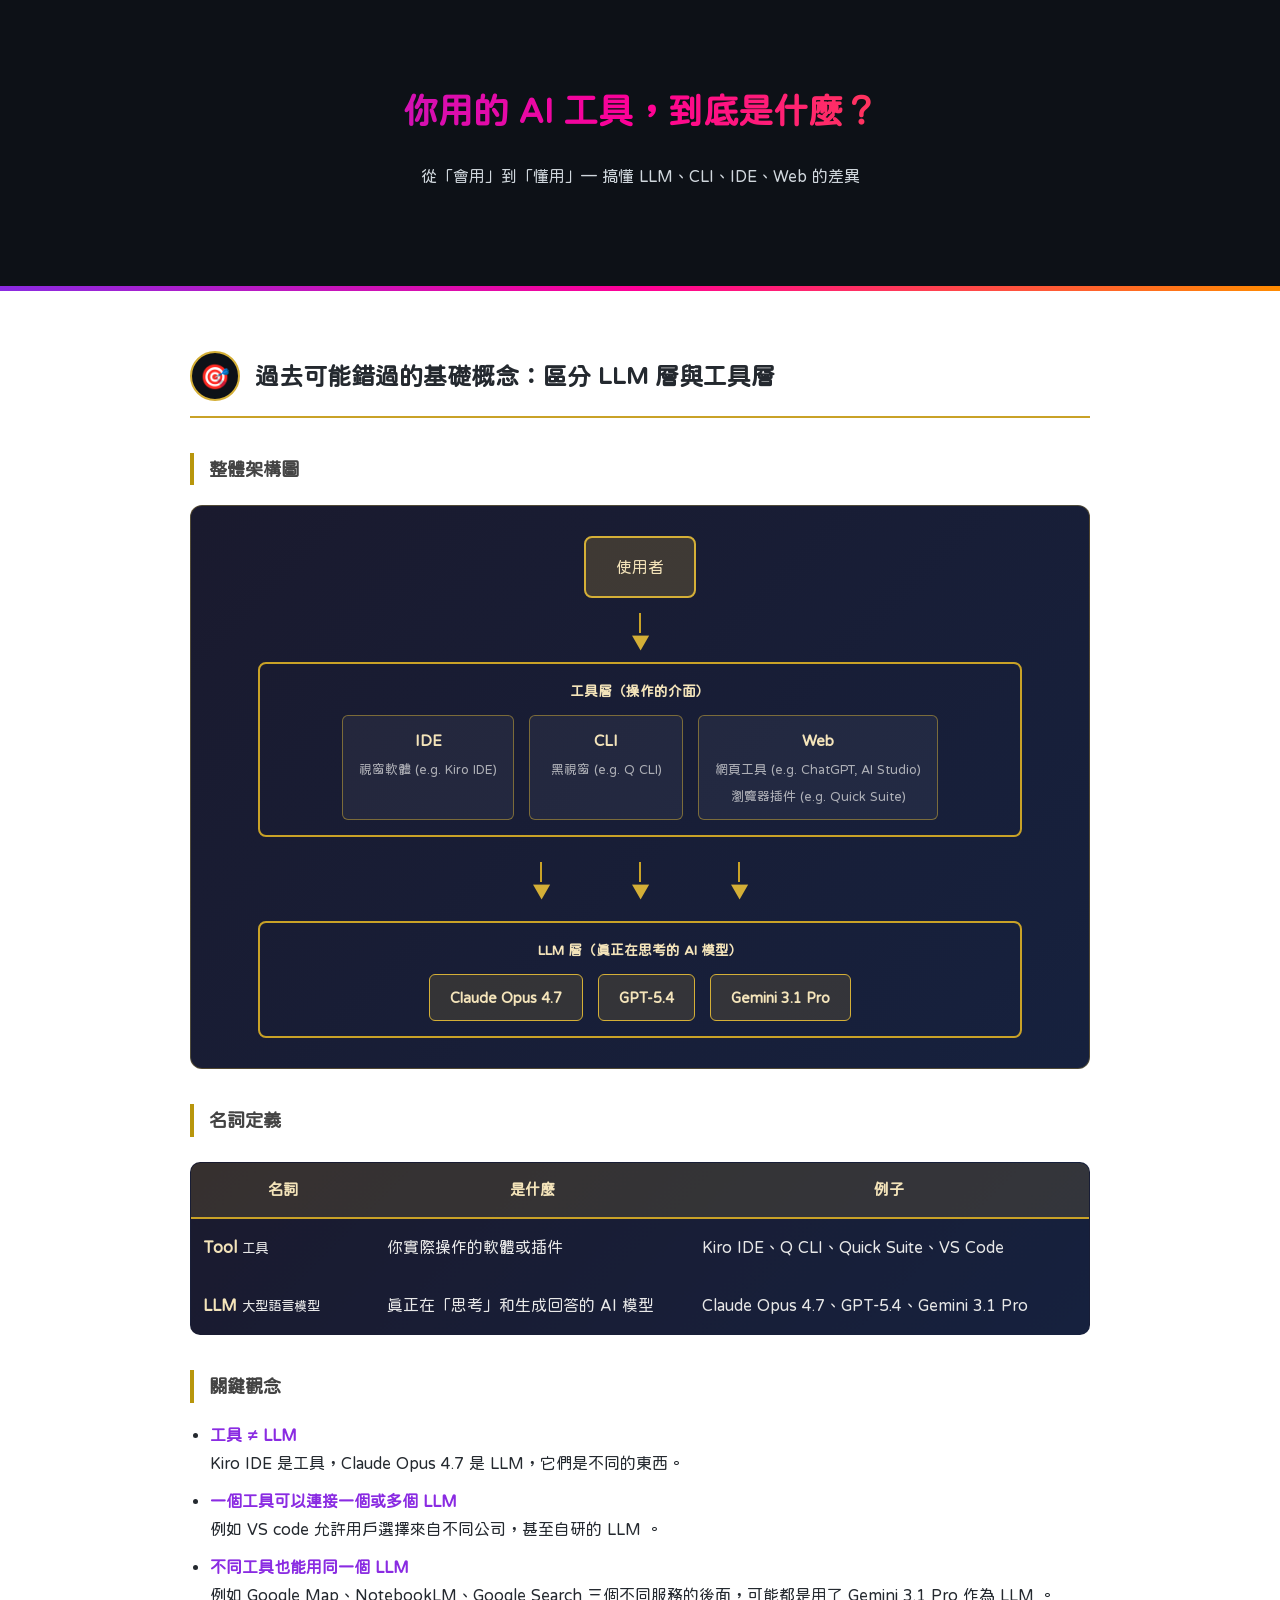
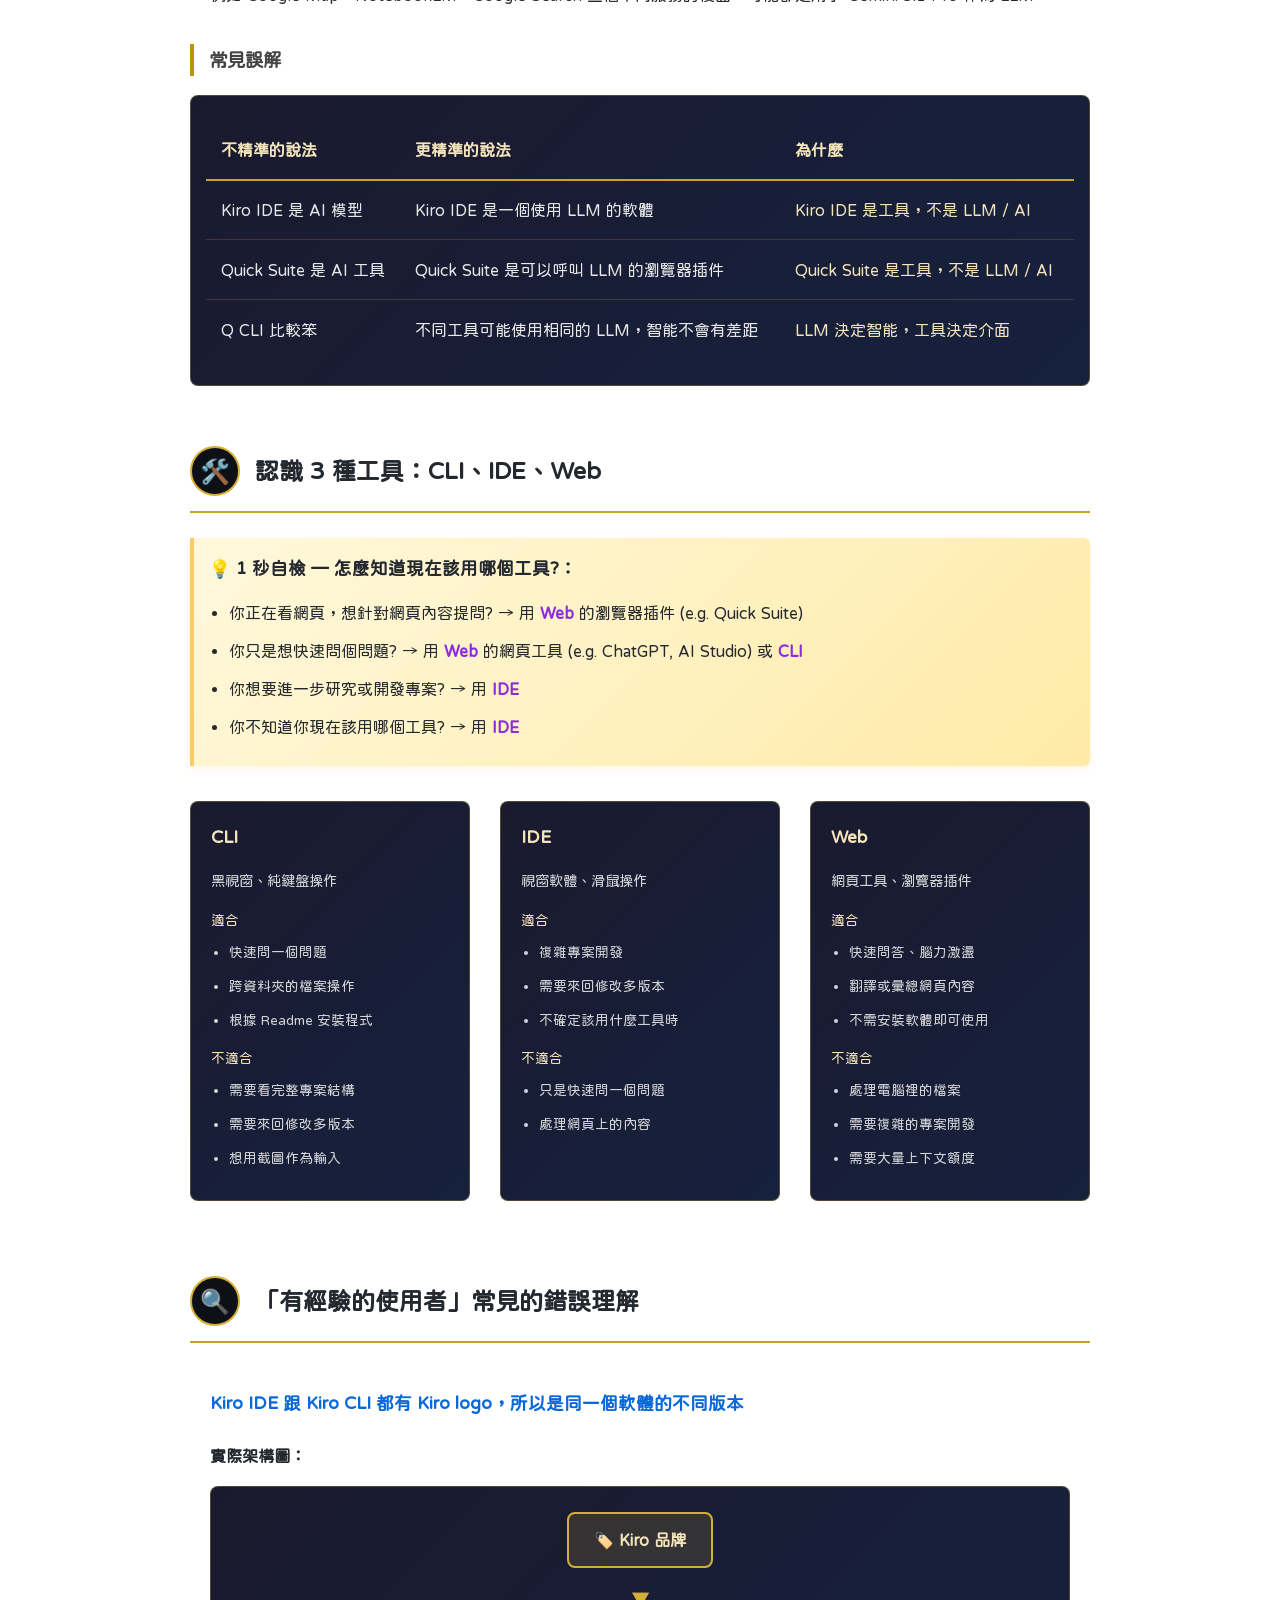
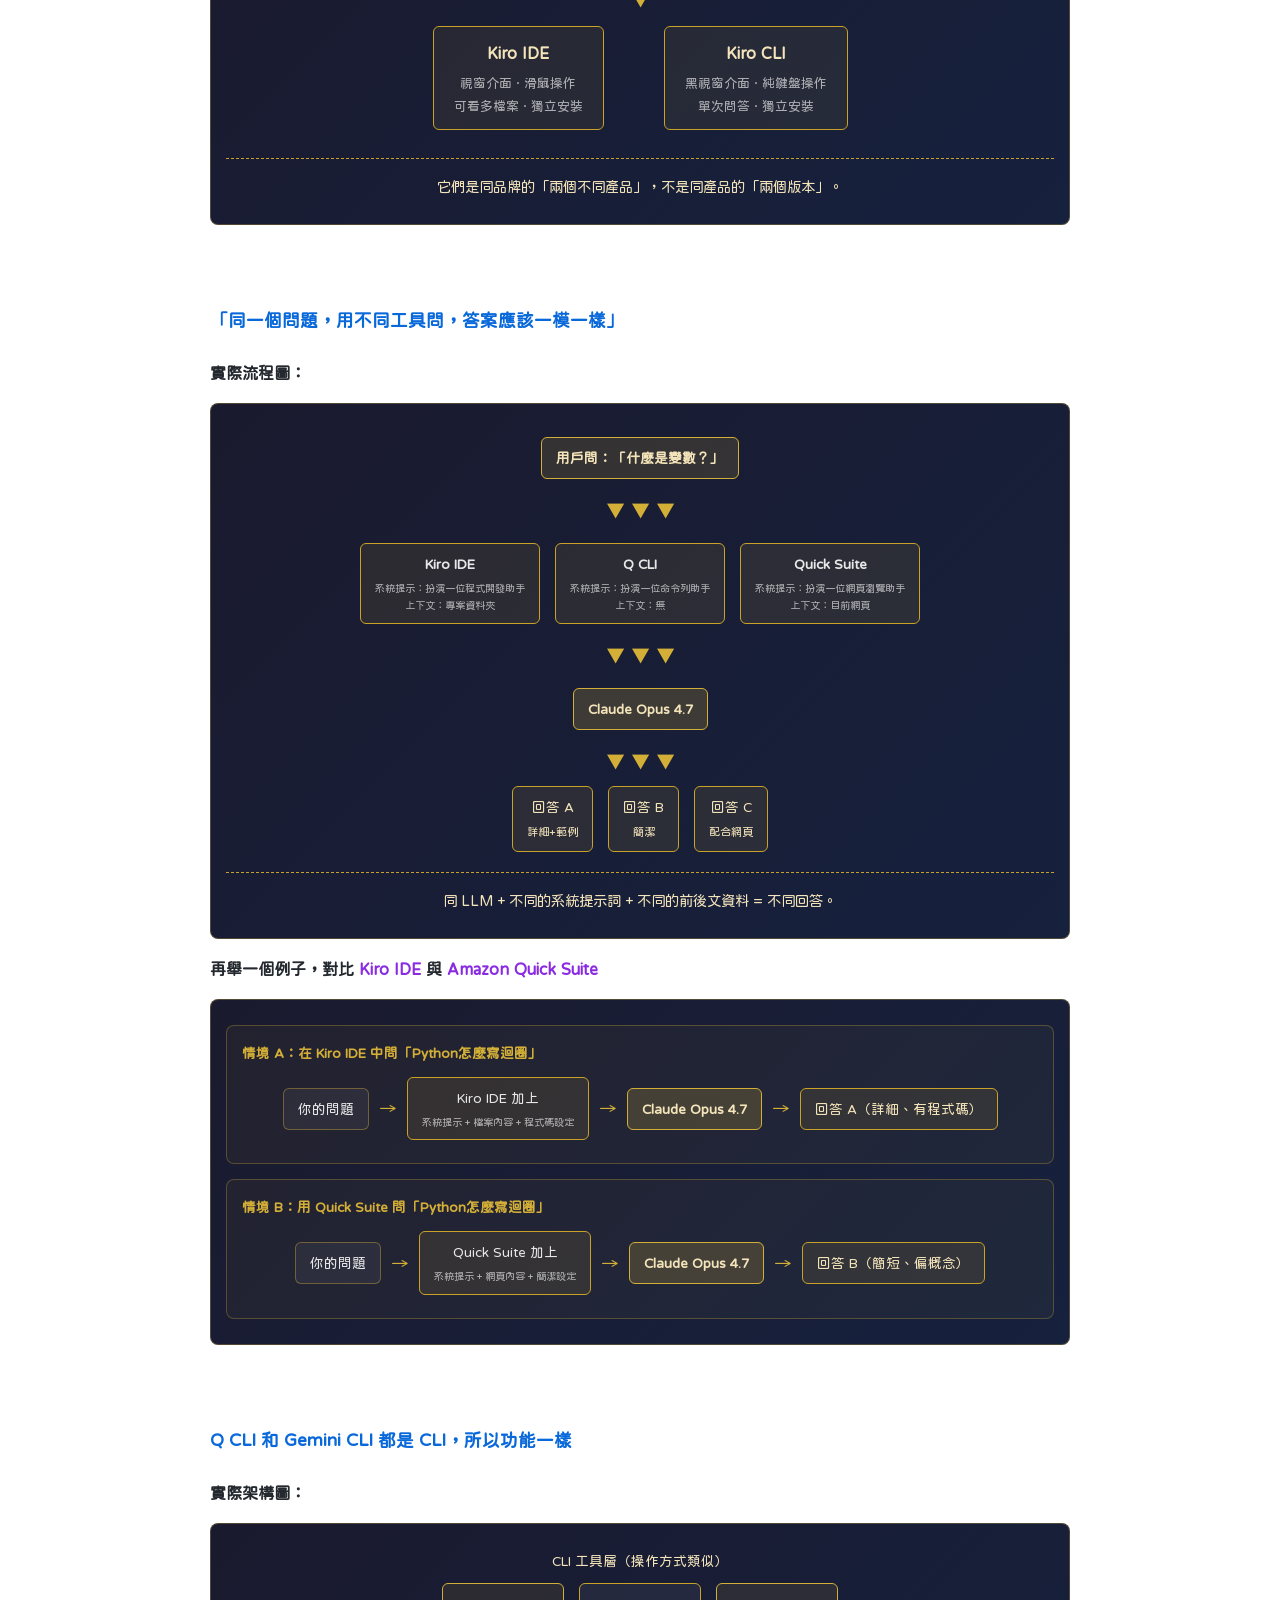
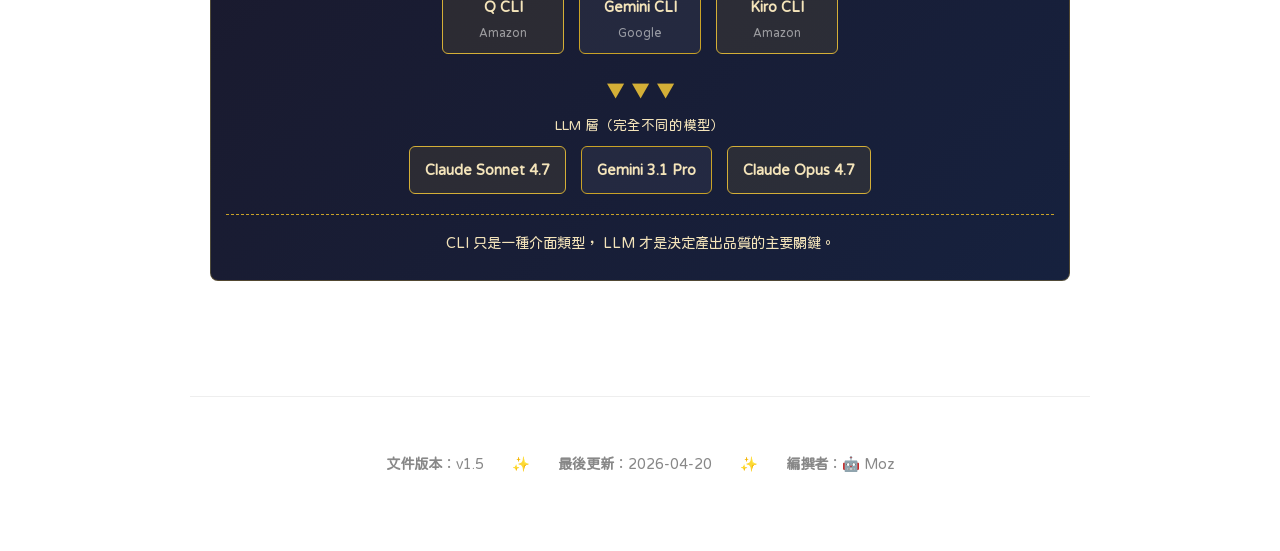
<file: ai-layers/index.html>
<!DOCTYPE html>
<html lang="zh-TW">

<head>
    <meta charset="UTF-8">
    <meta name="viewport" content="width=device-width, initial-scale=1.0">
    <title>AI 工具使用指南 - 給非技術背景同事的白話版</title>
    <link rel="preconnect" href="https://fonts.googleapis.com">
    <link rel="preconnect" href="https://fonts.gstatic.com" crossorigin>
    <link href="https://fonts.googleapis.com/css2?family=Huninn&display=swap" rel="stylesheet">
    <link rel="stylesheet" href="../shared.css">
    <style>
        /* ai-layers 獨有樣式（通用樣式在 ../shared.css） */

        .important-tip {
            background: linear-gradient(135deg, #fff8dc 0%, #ffeaa7 100%);
            border-left: 4px solid #fdcb6e;
            padding: 15px;
            margin: 20px 0;
            border-radius: 0 6px 6px 0;
            box-shadow: 0 2px 8px rgba(253, 203, 110, 0.2);
        }

        .important-tip strong {
            display: block;
            margin-bottom: 8px;
            font-size: 1.1em;
            color: #24292f;
        }

        .architecture-diagram {
            background: linear-gradient(135deg, #667eea 0%, #764ba2 100%);
            color: white;
            padding: 25px;
            border-radius: 8px;
            font-family: "SF Mono", "Consolas", "Liberation Mono", Menlo, Courier, monospace;
            font-size: 0.85em;
            margin: 20px 0;
            overflow-x: auto;
            white-space: pre;
            line-height: 1.3;
        }

        .tool-card {
            background-color: #f8f9fa;
            border-radius: 8px;
            padding: 20px;
            margin: 20px 0;
        }

        .tool-card h4 {
            margin-top: 0;
            color: var(--link-light);
        }

        .myth-card {
            background-color: #fff;
            border-radius: 8px;
            padding: 20px;
            margin: 25px 0;
        }

        .myth-card h4 {
            margin-top: 0;
            color: var(--link-light);
            font-size: 1.1em;
        }

        .myth-card .diagram {
            background: linear-gradient(135deg, #2d3436 0%, #636e72 100%);
            color: #dfe6e9;
            padding: 20px;
            border-radius: 6px;
            font-family: "SF Mono", "Consolas", "Liberation Mono", Menlo, Courier, monospace;
            font-size: 0.8em;
            margin: 15px 0;
            overflow-x: auto;
            white-space: pre;
            line-height: 1.3;
        }

        .myth-card .conclusion {
            background-color: var(--success-bg);
            border-left: 3px solid var(--success-border);
            padding: 10px 15px;
            margin-top: 15px;
            border-radius: 0 4px 4px 0;
        }

        .quick-table {
            width: 100%;
            border-collapse: collapse;
            margin: 20px 0;
        }

        .quick-table th {
            background: linear-gradient(135deg, #667eea 0%, #764ba2 100%);
            color: white;
            padding: 12px;
            text-align: left;
            border: 1px solid #5a67d8;
        }

        .quick-table td {
            padding: 12px;
            border: 1px solid var(--border-light);
        }

        .quick-table tr:nth-child(even) {
            background-color: #f8f9fa;
        }

        .principle-list {
            background-color: #f8f9fa;
            border-radius: 8px;
            padding: 20px;
            margin: 20px 0;
        }

        .principle-list ol {
            margin: 0;
        }

        .principle-list li {
            margin-bottom: 12px;
        }

        .principle-list li strong {
            color: var(--link-light);
        }

        /* ========== 黑金配色圖表樣式 ========== */

        /* 主架構圖樣式 */
        .arch-diagram {
            background: linear-gradient(135deg, #1a1a2e 0%, #16213e 100%);
            border-radius: 12px;
            padding: 30px 20px;
            margin: 20px 0;
            color: var(--text-on-dark);
            border: 1px solid rgba(212, 175, 55, 0.3);
        }

        .arch-layer {
            display: flex;
            flex-direction: column;
            align-items: center;
            margin-bottom: 15px;
        }

        .arch-layer:last-child {
            margin-bottom: 0;
        }

        .arch-box {
            background: var(--box-bg);
            border: 2px solid var(--gold-border);
            border-radius: 8px;
            padding: 15px 30px;
            text-align: center;
        }

        .arch-box.user {
            background: rgba(212, 175, 55, 0.2);
            border-color: var(--gold-primary);
            color: var(--gold-light);
        }

        .arch-box-title {
            font-size: 0.85em;
            color: var(--gold-light);
            margin-bottom: 12px;
            font-weight: bold;
        }

        .arch-tools-container {
            width: 100%;
            max-width: 700px;
        }

        .arch-tools {
            display: flex;
            justify-content: center;
            gap: 15px;
            flex-wrap: wrap;
        }

        .arch-tool {
            background: rgba(255, 255, 255, 0.05);
            border: 1px solid rgba(212, 175, 55, 0.5);
            border-radius: 6px;
            padding: 12px 16px;
            text-align: center;
            min-width: 120px;
        }

        .arch-tool-name {
            font-weight: bold;
            font-size: 0.95em;
            margin-bottom: 4px;
            color: var(--gold-light);
        }

        .arch-tool-desc {
            font-size: 0.8em;
            opacity: 0.7;
        }

        .arch-arrow {
            display: flex;
            flex-direction: column;
            align-items: center;
            margin: 10px 0;
            color: var(--gold-primary);
        }

        .arch-arrow-line {
            width: 2px;
            height: 20px;
            background: var(--gold-border);
        }

        .arch-arrow-head {
            font-size: 1.2em;
            line-height: 1;
        }

        .arch-arrows-multi {
            display: flex;
            justify-content: center;
            gap: 80px;
            margin: 10px 0;
        }

        .arch-llm {
            background: rgba(212, 175, 55, 0.15);
            border: 1px solid var(--gold-primary);
            border-radius: 6px;
            padding: 10px 20px;
            font-weight: bold;
            font-size: 0.9em;
            color: var(--gold-light);
        }

        /* 流程圖樣式 - 用於 myth-card */
        .flow-diagram {
            background: linear-gradient(135deg, #1a1a2e 0%, #16213e 100%);
            border-radius: 8px;
            padding: 25px 15px;
            margin: 15px 0;
            color: var(--text-on-dark);
            border: 1px solid rgba(212, 175, 55, 0.3);
        }

        .flow-scenario {
            background: rgba(212, 175, 55, 0.05);
            border: 1px solid rgba(212, 175, 55, 0.3);
            border-radius: 8px;
            padding: 15px;
            margin-bottom: 15px;
        }

        .flow-scenario:last-child {
            margin-bottom: 0;
        }

        .flow-scenario-title {
            font-size: 0.85em;
            font-weight: bold;
            margin-bottom: 12px;
            color: var(--gold-primary);
        }

        .flow-row {
            display: flex;
            align-items: center;
            justify-content: center;
            gap: 10px;
            flex-wrap: wrap;
            margin: 8px 0;
        }

        .flow-box {
            background: rgba(255, 255, 255, 0.05);
            border: 1px solid rgba(212, 175, 55, 0.4);
            border-radius: 6px;
            padding: 8px 14px;
            font-size: 0.85em;
            text-align: center;
        }

        .flow-box.highlight {
            background: rgba(212, 175, 55, 0.15);
            border-color: var(--gold-primary);
            color: var(--gold-light);
        }

        .flow-box.tool {
            background: rgba(212, 175, 55, 0.1);
            border-color: var(--gold-border);
        }

        .flow-box.llm {
            background: rgba(212, 175, 55, 0.2);
            border-color: var(--gold-primary);
            color: var(--gold-light);
            font-weight: bold;
        }

        .flow-box.result {
            background: rgba(212, 175, 55, 0.1);
            border-color: var(--gold-border);
            color: var(--gold-light);
        }

        .flow-arrow {
            color: var(--gold-primary);
            font-size: 1.1em;
        }

        .flow-arrow-down {
            display: flex;
            justify-content: center;
            color: var(--gold-primary);
            font-size: 1.2em;
            margin: 5px 0;
        }

        .flow-context {
            font-size: 0.75em;
            opacity: 0.7;
            margin-top: 4px;
        }

        .flow-note {
            font-size: 0.8em;
            color: var(--gold-light);
            text-align: center;
            margin-top: 10px;
        }

        /* 品牌架構圖 */
        .brand-diagram {
            background: linear-gradient(135deg, #1a1a2e 0%, #16213e 100%);
            border-radius: 8px;
            padding: 25px 15px;
            margin: 15px 0;
            color: var(--text-on-dark);
            border: 1px solid rgba(212, 175, 55, 0.3);
        }

        .brand-top {
            display: flex;
            justify-content: center;
            margin-bottom: 15px;
        }

        .brand-box {
            background: rgba(212, 175, 55, 0.15);
            border: 2px solid var(--gold-primary);
            border-radius: 8px;
            padding: 12px 25px;
            font-weight: bold;
            color: var(--gold-light);
        }

        .brand-split {
            display: flex;
            justify-content: center;
            gap: 60px;
            margin-top: 10px;
        }

        .brand-product {
            text-align: center;
        }

        .brand-product-box {
            background: rgba(212, 175, 55, 0.08);
            border: 1px solid var(--gold-border);
            border-radius: 6px;
            padding: 12px 20px;
            margin-bottom: 8px;
        }

        .brand-product-name {
            font-weight: bold;
            margin-bottom: 5px;
            color: var(--gold-light);
        }

        .brand-product-features {
            font-size: 0.8em;
            opacity: 0.7;
        }

        .brand-conclusion {
            text-align: center;
            margin-top: 20px;
            padding-top: 15px;
            border-top: 1px dashed var(--gold-border);
            font-size: 0.9em;
            color: var(--gold-light);
        }

        /* 帳號同步圖 */
        .sync-diagram {
            background: linear-gradient(135deg, #1a1a2e 0%, #16213e 100%);
            border-radius: 8px;
            padding: 25px 15px;
            margin: 15px 0;
            color: var(--text-on-dark);
            border: 1px solid rgba(212, 175, 55, 0.3);
        }

        .sync-account {
            display: flex;
            justify-content: center;
            margin-bottom: 15px;
        }

        .sync-account-box {
            background: rgba(212, 175, 55, 0.15);
            border: 2px solid var(--gold-primary);
            border-radius: 8px;
            padding: 10px 30px;
            font-weight: bold;
            color: var(--gold-light);
        }

        .sync-tools {
            display: flex;
            justify-content: center;
            gap: 20px;
            flex-wrap: wrap;
        }

        .sync-tool {
            background: rgba(255, 255, 255, 0.05);
            border: 1px solid var(--gold-border);
            border-radius: 6px;
            padding: 12px 15px;
            text-align: center;
            min-width: 100px;
        }

        .sync-tool-name {
            font-weight: bold;
            margin-bottom: 5px;
            font-size: 0.9em;
            color: var(--gold-light);
        }

        .sync-tool-data {
            font-size: 0.75em;
            opacity: 0.7;
        }

        .sync-no-sync {
            display: flex;
            justify-content: center;
            align-items: center;
            gap: 10px;
            margin-top: 15px;
            padding-top: 15px;
            border-top: 1px dashed var(--gold-border);
            color: #ff6b6b;
        }

        .sync-x {
            color: #ff6b6b;
            font-size: 1.2em;
        }

        /* CLI 比較圖 */
        .cli-compare-diagram {
            background: linear-gradient(135deg, #1a1a2e 0%, #16213e 100%);
            border-radius: 8px;
            padding: 25px 15px;
            margin: 15px 0;
            color: var(--text-on-dark);
            border: 1px solid rgba(212, 175, 55, 0.3);
        }

        .cli-layer {
            margin-bottom: 20px;
        }

        .cli-layer:last-child {
            margin-bottom: 0;
        }

        .cli-layer-title {
            text-align: center;
            font-size: 0.85em;
            margin-bottom: 10px;
            color: var(--gold-light);
        }

        .cli-layer-content {
            display: flex;
            justify-content: center;
            gap: 15px;
            flex-wrap: wrap;
        }

        .cli-item {
            background: rgba(255, 255, 255, 0.05);
            border: 1px solid var(--gold-border);
            border-radius: 6px;
            padding: 10px 15px;
            text-align: center;
            min-width: 90px;
        }

        .cli-item.amazon {
            border-color: var(--gold-primary);
            background: rgba(212, 175, 55, 0.1);
        }

        .cli-item.google {
            border-color: var(--gold-border);
        }

        .cli-item-name {
            font-weight: bold;
            font-size: 0.9em;
            color: var(--gold-light);
        }

        .cli-item-company {
            font-size: 0.75em;
            opacity: 0.6;
            margin-top: 3px;
        }
    </style>
</head>

<body>

    <header>
        <h1>你用的 AI 工具，到底是什麼？</h1>
        <p style="margin-top: 20px; opacity: 0.9;">從「會用」到「懂用」— 搞懂 LLM、CLI、IDE、Web 的差異</p>
    </header>

    <main>

        <!-- 第一節：核心概念 -->
        <section id="concept">
            <h2><span class="section-icon">🎯</span>過去可能錯過的基礎概念：區分 LLM 層與工具層</h2>

            <h3>整體架構圖</h3>
            <div class="arch-diagram">
                <!-- 使用者層 -->
                <div class="arch-layer">
                    <div class="arch-box user">
                        使用者
                    </div>
                </div>

                <!-- 箭頭 -->
                <div class="arch-arrow">
                    <div class="arch-arrow-line"></div>
                    <div class="arch-arrow-head">▼</div>
                </div>

                <!-- 工具層 -->
                <div class="arch-layer">
                    <div class="arch-tools-container arch-box">
                        <div class="arch-box-title">工具層（操作的介面）</div>
                        <div class="arch-tools">
                            <div class="arch-tool">
                                <div class="arch-tool-name">IDE</div>
                                <div class="arch-tool-desc">視窗軟體 (e.g. Kiro IDE)</div>
                            </div>
                            <div class="arch-tool">
                                <div class="arch-tool-name">CLI</div>
                                <div class="arch-tool-desc">黑視窗 (e.g. Q CLI)</div>
                            </div>
                            <div class="arch-tool" style="min-width: 200px;">
                                <div class="arch-tool-name">Web</div>
                                <div class="arch-tool-desc" style="display: flex; flex-direction: column; gap: 4px;">
                                    <span>網頁工具 (e.g. ChatGPT, AI Studio)</span>
                                    <span>瀏覽器插件 (e.g. Quick Suite)</span>
                                </div>
                            </div>
                        </div>
                    </div>
                </div>

                <!-- 多箭頭 -->
                <div class="arch-arrows-multi">
                    <div class="arch-arrow">
                        <div class="arch-arrow-line"></div>
                        <div class="arch-arrow-head">▼</div>
                    </div>
                    <div class="arch-arrow">
                        <div class="arch-arrow-line"></div>
                        <div class="arch-arrow-head">▼</div>
                    </div>
                    <div class="arch-arrow">
                        <div class="arch-arrow-line"></div>
                        <div class="arch-arrow-head">▼</div>
                    </div>
                </div>

                <!-- LLM 層 -->
                <div class="arch-layer">
                    <div class="arch-tools-container arch-box">
                        <div class="arch-box-title">LLM 層（真正在思考的 AI 模型）</div>
                        <div class="arch-tools">
                            <div class="arch-llm">Claude Opus 4.7</div>
                            <div class="arch-llm">GPT-5.4</div>
                            <div class="arch-llm">Gemini 3.1 Pro</div>
                        </div>
                    </div>
                </div>
            </div>

            <h3>名詞定義</h3>
            <table class="comparison-table">
                <thead>
                    <tr>
                        <th style="width: 160px; white-space: nowrap;">名詞</th>
                        <th style="width: 35%;">是什麼</th>
                        <th>例子</th>
                    </tr>
                </thead>
                <tbody>
                    <tr>
                        <td style="white-space: nowrap;"><strong>Tool</strong> <small>工具</small></td>
                        <td>你實際操作的軟體或插件</td>
                        <td>Kiro IDE、Q CLI、Quick Suite、VS Code</td>
                    </tr>
                    <tr>
                        <td style="white-space: nowrap;"><strong>LLM</strong> <small>大型語言模型</small></td>
                        <td>真正在「思考」和生成回答的 AI 模型</td>
                        <td>Claude Opus 4.7、GPT-5.4、Gemini 3.1 Pro</td>
                    </tr>
                </tbody>
            </table>

            <h3>關鍵觀念</h3>
            <ul>
                <li><span class="key-point">工具 ≠ LLM</span><br> Kiro IDE 是工具，Claude Opus 4.7 是 LLM，它們是不同的東西。</li>
                <li><span class="key-point">一個工具可以連接一個或多個 LLM</span><br>例如 VS code 允許用戶選擇來自不同公司，甚至自研的 LLM 。</li>
                <li><span class="key-point">不同工具也能用同一個 LLM</span><br>例如 Google Map、NotebookLM、Google Search
                    三個不同服務的後面，可能都是用了 Gemini 3.1 Pro 作為 LLM 。</li>
            </ul>

            <h3>常見誤解</h3>
            <div class="flow-diagram">
                <table style="width: 100%; border-collapse: collapse;">
                    <thead>
                        <tr>
                            <th style="width: 160px; white-space: nowrap; padding: 15px; text-align: left; border-bottom: 2px solid var(--gold-border); color: var(--gold-light);">不精準的說法</th>
                            <th style="padding: 15px; text-align: left; border-bottom: 2px solid var(--gold-border); color: var(--gold-light);">更精準的說法</th>
                            <th style="padding: 15px; text-align: left; border-bottom: 2px solid var(--gold-border); color: var(--gold-light);">為什麼</th>
                        </tr>
                    </thead>
                    <tbody>
                        <tr style="height: 60px;">
                            <td style="white-space: nowrap; padding: 15px; border-bottom: 1px solid rgba(212, 175, 55, 0.2);">Kiro IDE 是 AI 模型</td>
                            <td style="padding: 15px; border-bottom: 1px solid rgba(212, 175, 55, 0.2);">Kiro IDE 是一個使用 LLM 的軟體</td>
                            <td style="padding: 15px; border-bottom: 1px solid rgba(212, 175, 55, 0.2); color: var(--gold-light);">Kiro IDE 是工具，不是 LLM / AI</td>
                        </tr>
                        <tr style="height: 60px;">
                            <td style="white-space: nowrap; padding: 15px; border-bottom: 1px solid rgba(212, 175, 55, 0.2);">Quick Suite 是 AI 工具</td>
                            <td style="padding: 15px; border-bottom: 1px solid rgba(212, 175, 55, 0.2);">Quick Suite 是可以呼叫 LLM 的瀏覽器插件</td>
                            <td style="padding: 15px; border-bottom: 1px solid rgba(212, 175, 55, 0.2); color: var(--gold-light);">Quick Suite 是工具，不是 LLM / AI</td>
                        </tr>
                        <tr style="height: 60px;">
                            <td style="white-space: nowrap; padding: 15px;">Q CLI 比較笨</td>
                            <td style="padding: 15px;">不同工具可能使用相同的 LLM，智能不會有差距</td>
                            <td style="padding: 15px; color: var(--gold-light);">LLM 決定智能，工具決定介面</td>
                        </tr>
                    </tbody>
                </table>
            </div>
        </section>

        <!-- 第二節：三種工具 -->
        <section id="tools">
            <h2><span class="section-icon">🛠️</span>認識 3 種工具：CLI、IDE、Web</h2>
            <div class="important-tip">
                <strong>💡 1 秒自檢 — 怎麼知道現在該用哪個工具?：</strong>
                <ul style="margin-bottom: 0;">
                    <li>你正在看網頁，想針對網頁內容提問? → 用 <span class="key-point">Web</span> 的瀏覽器插件 (e.g. Quick Suite)</li>
                    <li>你只是想快速問個問題? → 用 <span class="key-point">Web</span> 的網頁工具 (e.g. ChatGPT, AI Studio) 或 <span class="key-point">CLI</span></li>
                    <li>你想要進一步研究或開發專案? → 用 <span class="key-point">IDE</span></li>
                    <li>你不知道你現在該用哪個工具? → 用 <span class="key-point">IDE</span></li>
                </ul>
            </div>

            <!-- 三欄工具卡片 -->
            <div style="display: flex; gap: 30px; margin-top: 20px;">
                <!-- CLI 工具 -->
                <div class="flow-diagram" style="flex: 1; padding: 20px;">
                    <h4 style="color: var(--gold-light); margin-top: 0; margin-bottom: 15px; font-size: 1.1em;">CLI</h4>
                    <p style="font-size: 0.9em; margin-bottom: 15px; opacity: 0.9;">黑視窗、純鍵盤操作</p>
                    <p style="font-size: 0.85em; color: var(--gold-light); margin-bottom: 8px;">適合</p>
                    <ul style="font-size: 0.85em; margin: 0 0 15px 0; padding-left: 18px; opacity: 0.9;">
                        <li>快速問一個問題</li>
                        <li>跨資料夾的檔案操作</li>
                        <li>根據 Readme 安裝程式</li>
                    </ul>
                    <p style="font-size: 0.85em; color: var(--gold-light); margin-bottom: 8px;">不適合</p>
                    <ul style="font-size: 0.85em; margin: 0; padding-left: 18px; opacity: 0.9;">
                        <li>需要看完整專案結構</li>
                        <li>需要來回修改多版本</li>
                        <li>想用截圖作為輸入</li>
                    </ul>
                </div>

                <!-- IDE 工具 -->
                <div class="flow-diagram" style="flex: 1; padding: 20px;">
                    <h4 style="color: var(--gold-light); margin-top: 0; margin-bottom: 15px; font-size: 1.1em;">IDE</h4>
                    <p style="font-size: 0.9em; margin-bottom: 15px; opacity: 0.9;">視窗軟體、滑鼠操作</p>
                    <p style="font-size: 0.85em; color: var(--gold-light); margin-bottom: 8px;">適合</p>
                    <ul style="font-size: 0.85em; margin: 0 0 15px 0; padding-left: 18px; opacity: 0.9;">
                        <li>複雜專案開發</li>
                        <li>需要來回修改多版本</li>
                        <li>不確定該用什麼工具時</li>
                    </ul>
                    <p style="font-size: 0.85em; color: var(--gold-light); margin-bottom: 8px;">不適合</p>
                    <ul style="font-size: 0.85em; margin: 0; padding-left: 18px; opacity: 0.9;">
                        <li>只是快速問一個問題</li>
                        <li>處理網頁上的內容</li>
                    </ul>
                </div>

                <!-- Web 工具 -->
                <div class="flow-diagram" style="flex: 1; padding: 20px;">
                    <h4 style="color: var(--gold-light); margin-top: 0; margin-bottom: 15px; font-size: 1.1em;">Web</h4>
                    <p style="font-size: 0.9em; margin-bottom: 15px; opacity: 0.9;">網頁工具、瀏覽器插件</p>
                    <p style="font-size: 0.85em; color: var(--gold-light); margin-bottom: 8px;">適合</p>
                    <ul style="font-size: 0.85em; margin: 0 0 15px 0; padding-left: 18px; opacity: 0.9;">
                        <li>快速問答、腦力激盪</li>
                        <li>翻譯或彙總網頁內容</li>
                        <li>不需安裝軟體即可使用</li>
                    </ul>
                    <p style="font-size: 0.85em; color: var(--gold-light); margin-bottom: 8px;">不適合</p>
                    <ul style="font-size: 0.85em; margin: 0; padding-left: 18px; opacity: 0.9;">
                        <li>處理電腦裡的檔案</li>
                        <li>需要複雜的專案開發</li>
                        <li>需要大量上下文額度</li>
                    </ul>
                </div>
            </div>

        </section>

        <!-- 第四節：老手誤解 -->
        <section id="myths">
            <h2><span class="section-icon">🔍</span>「有經驗的使用者」常見的錯誤理解</h2>
            <!-- 誤解 1 -->
            <div class="myth-card">
                <h4>Kiro IDE 跟 Kiro CLI 都有 Kiro logo，所以是同一個軟體的不同版本</h4>

                <p><strong>實際架構圖：</strong></p>
                <div class="brand-diagram">
                    <div class="brand-top">
                        <div class="brand-box">🏷️ Kiro 品牌</div>
                    </div>
                    <div class="flow-arrow-down">▼</div>
                    <div class="brand-split">
                        <div class="brand-product">
                            <div class="brand-product-box">
                                <div class="brand-product-name">Kiro IDE</div>
                                <div class="brand-product-features">
                                    視窗介面 · 滑鼠操作<br>可看多檔案 · 獨立安裝
                                </div>
                            </div>
                        </div>
                        <div class="brand-product">
                            <div class="brand-product-box">
                                <div class="brand-product-name">Kiro CLI</div>
                                <div class="brand-product-features">
                                    黑視窗介面 · 純鍵盤操作<br>單次問答 · 獨立安裝
                                </div>
                            </div>
                        </div>
                    </div>
                    <div class="brand-conclusion">
                        它們是同品牌的「兩個不同產品」，不是同產品的「兩個版本」。
                    </div>
                </div>
            </div>
            <!-- 誤解 2 -->
            <div class="myth-card">
                <h4>「同一個問題，用不同工具問，答案應該一模一樣」</h4>

                <p><strong>實際流程圖：</strong></p>
                <div class="flow-diagram">
                    <div class="flow-row" style="margin-bottom: 15px;">
                        <div class="flow-box highlight">用戶問：「什麼是變數？」</div>
                    </div>
                    <div class="flow-arrow-down">▼ ▼ ▼</div>
                    <div class="flow-row" style="gap: 15px; margin: 15px 0;">
                        <div class="flow-box tool" style="min-width: 120px;">
                            <strong>Kiro IDE</strong>
                            <div class="flow-context">系統提示：扮演一位程式開發助手<br>上下文：專案資料夾</div>
                        </div>
                        <div class="flow-box tool" style="min-width: 120px;">
                            <strong>Q CLI</strong>
                            <div class="flow-context">系統提示：扮演一位命令列助手<br>上下文：無</div>
                        </div>
                        <div class="flow-box tool" style="min-width: 120px;">
                            <strong>Quick Suite</strong>
                            <div class="flow-context">系統提示：扮演一位網頁瀏覽助手<br>上下文：目前網頁</div>
                        </div>
                    </div>
                    <div class="flow-arrow-down">▼ ▼ ▼</div>
                    <div class="flow-row" style="margin: 15px 0;">
                        <div class="flow-box llm">Claude Opus 4.7</div>
                    </div>
                    <div class="flow-arrow-down">▼ ▼ ▼</div>
                    <div class="flow-row" style="gap: 15px;">
                        <div class="flow-box result">回答 A<br><small>詳細+範例</small></div>
                        <div class="flow-box result">回答 B<br><small>簡潔</small></div>
                        <div class="flow-box result">回答 C<br><small>配合網頁</small></div>
                    </div>
                    <div class="brand-conclusion">
                        同 LLM + 不同的系統提示詞 + 不同的前後文資料 = 不同回答。
                    </div>
                </div>
                <p><strong>再舉一個例子，對比 <span class="key-point">Kiro IDE</span> 與 <span class="key-point">Amazon Quick Suite</span></strong></p>
                <div class="flow-diagram">
                    <div class="flow-scenario">
                        <div class="flow-scenario-title">情境 A：在 Kiro IDE 中問「Python怎麼寫迴圈」</div>
                        <div class="flow-row">
                            <div class="flow-box">你的問題</div>
                            <span class="flow-arrow">→</span>
                            <div class="flow-box tool">
                                Kiro IDE 加上
                                <div class="flow-context">系統提示 + 檔案內容 + 程式碼設定</div>
                            </div>
                            <span class="flow-arrow">→</span>
                            <div class="flow-box llm">Claude Opus 4.7</div>
                            <span class="flow-arrow">→</span>
                            <div class="flow-box result">回答 A（詳細、有程式碼）</div>
                        </div>
                    </div>
                    <div class="flow-scenario">
                        <div class="flow-scenario-title">情境 B：用 Quick Suite 問「Python怎麼寫迴圈」</div>
                        <div class="flow-row">
                            <div class="flow-box">你的問題</div>
                            <span class="flow-arrow">→</span>
                            <div class="flow-box tool">
                                Quick Suite 加上
                                <div class="flow-context">系統提示 + 網頁內容 + 簡潔設定</div>
                            </div>
                            <span class="flow-arrow">→</span>
                            <div class="flow-box llm">Claude Opus 4.7</div>
                            <span class="flow-arrow">→</span>
                            <div class="flow-box result">回答 B（簡短、偏概念）</div>
                        </div>
                    </div>
                </div>

            </div>

            <!-- 誤解 3 -->
            <div class="myth-card">
                <h4>Q CLI 和 Gemini CLI 都是 CLI，所以功能一樣</h4>

                <p><strong>實際架構圖：</strong></p>
                <div class="cli-compare-diagram">
                    <div class="cli-layer">
                        <div class="cli-layer-title">CLI 工具層（操作方式類似）</div>
                        <div class="cli-layer-content">
                            <div class="cli-item amazon">
                                <div class="cli-item-name">Q CLI</div>
                                <div class="cli-item-company">Amazon</div>
                            </div>
                            <div class="cli-item google">
                                <div class="cli-item-name">Gemini CLI</div>
                                <div class="cli-item-company">Google</div>
                            </div>
                            <div class="cli-item amazon">
                                <div class="cli-item-name">Kiro CLI</div>
                                <div class="cli-item-company">Amazon</div>
                            </div>
                        </div>
                    </div>
                    <div class="flow-arrow-down">▼ ▼ ▼</div>
                    <div class="cli-layer">
                        <div class="cli-layer-title">LLM 層（完全不同的模型）</div>
                        <div class="cli-layer-content">
                            <div class="cli-item amazon">
                                <div class="cli-item-name">Claude Sonnet 4.7</div>
                            </div>
                            <div class="cli-item google">
                                <div class="cli-item-name">Gemini 3.1 Pro</div>
                            </div>
                            <div class="cli-item amazon">
                                <div class="cli-item-name">Claude Opus 4.7</div>
                            </div>
                        </div>
                    </div>
                    <div class="brand-conclusion">
                        CLI 只是一種介面類型， LLM 才是決定產出品質的主要關鍵。
                    </div>
                </div>
            </div>

        </section>

        <!-- 頁尾 -->
        <div class="footer">
            <p><strong>文件版本</strong>：v1.5 &nbsp;&nbsp;&nbsp;&nbsp;&nbsp;&nbsp;✨&nbsp;&nbsp;&nbsp;&nbsp;&nbsp;&nbsp; <strong>最後更新</strong>：2026-04-20 &nbsp;&nbsp;&nbsp;&nbsp;&nbsp;&nbsp;✨&nbsp;&nbsp;&nbsp;&nbsp;&nbsp;&nbsp; <strong>編撰者</strong>：🤖 Moz</p>
        </div>
    </main>

</body>

</html>
</file>
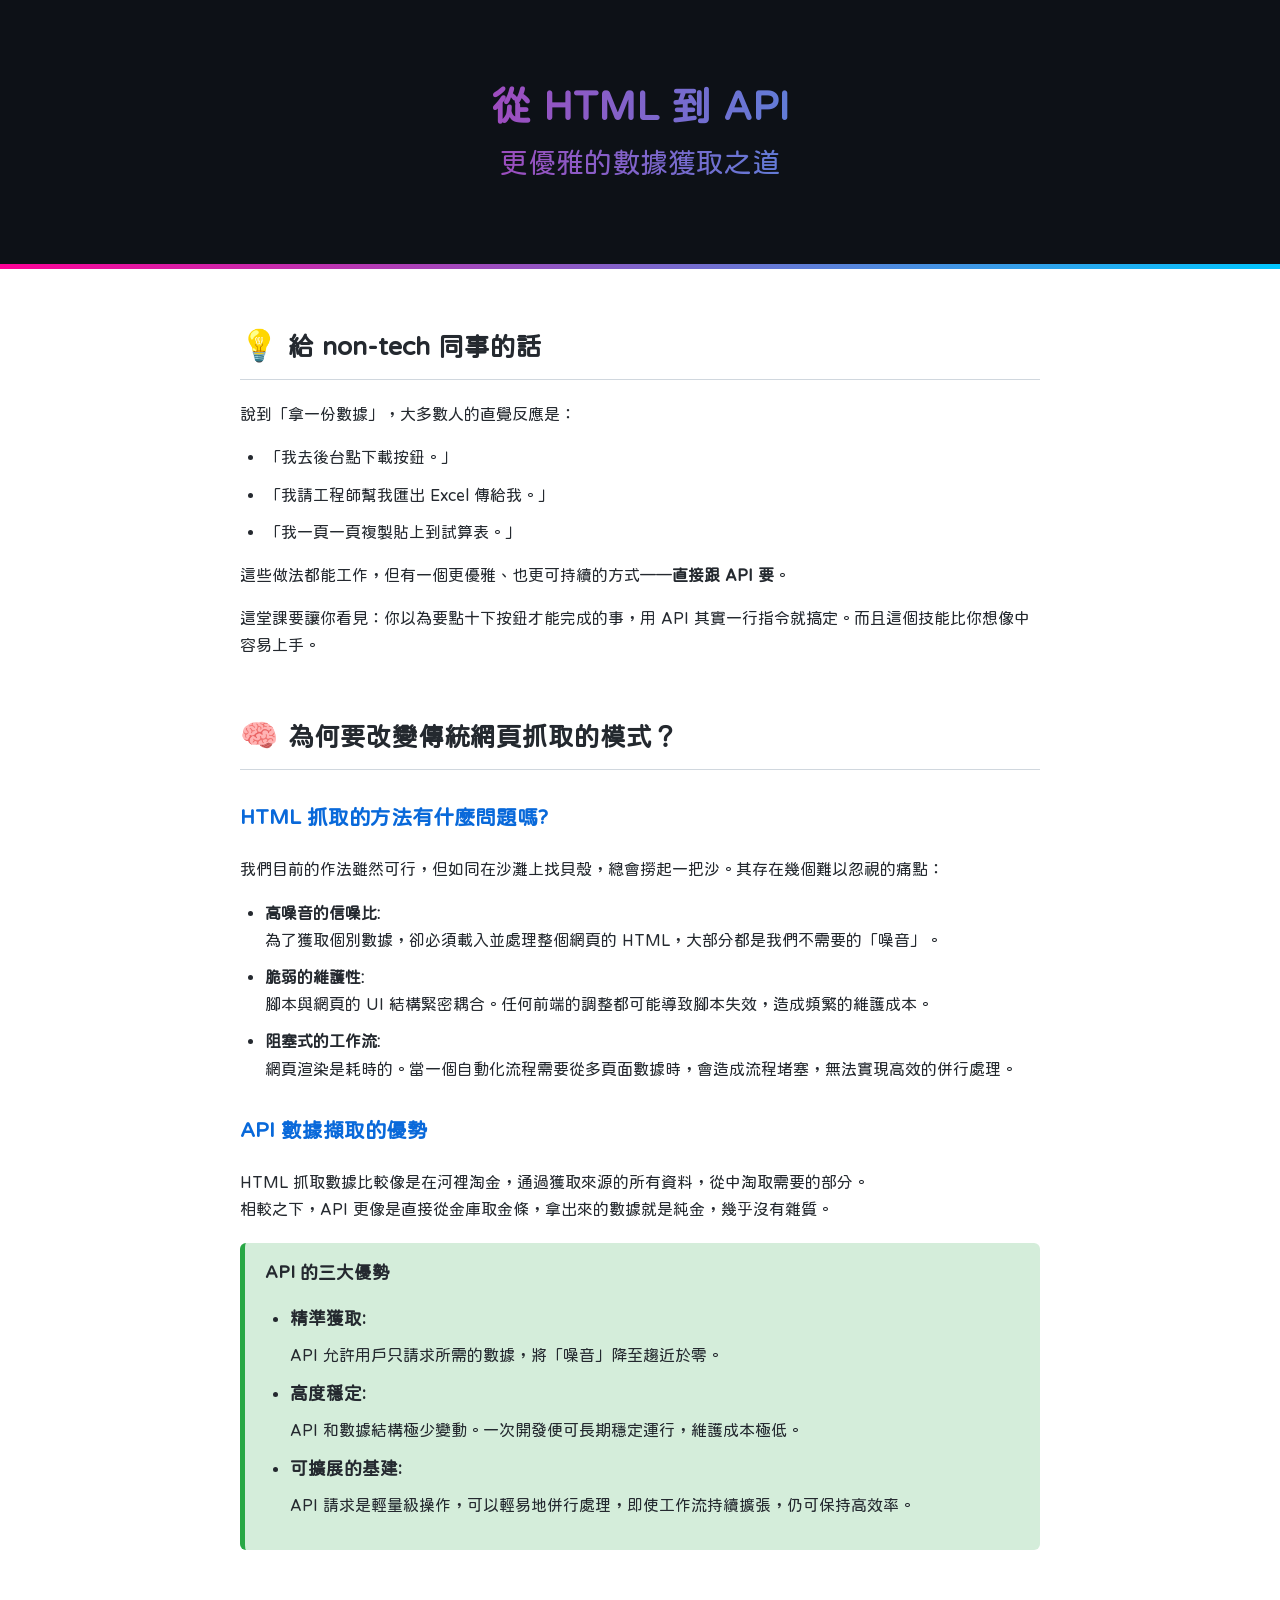
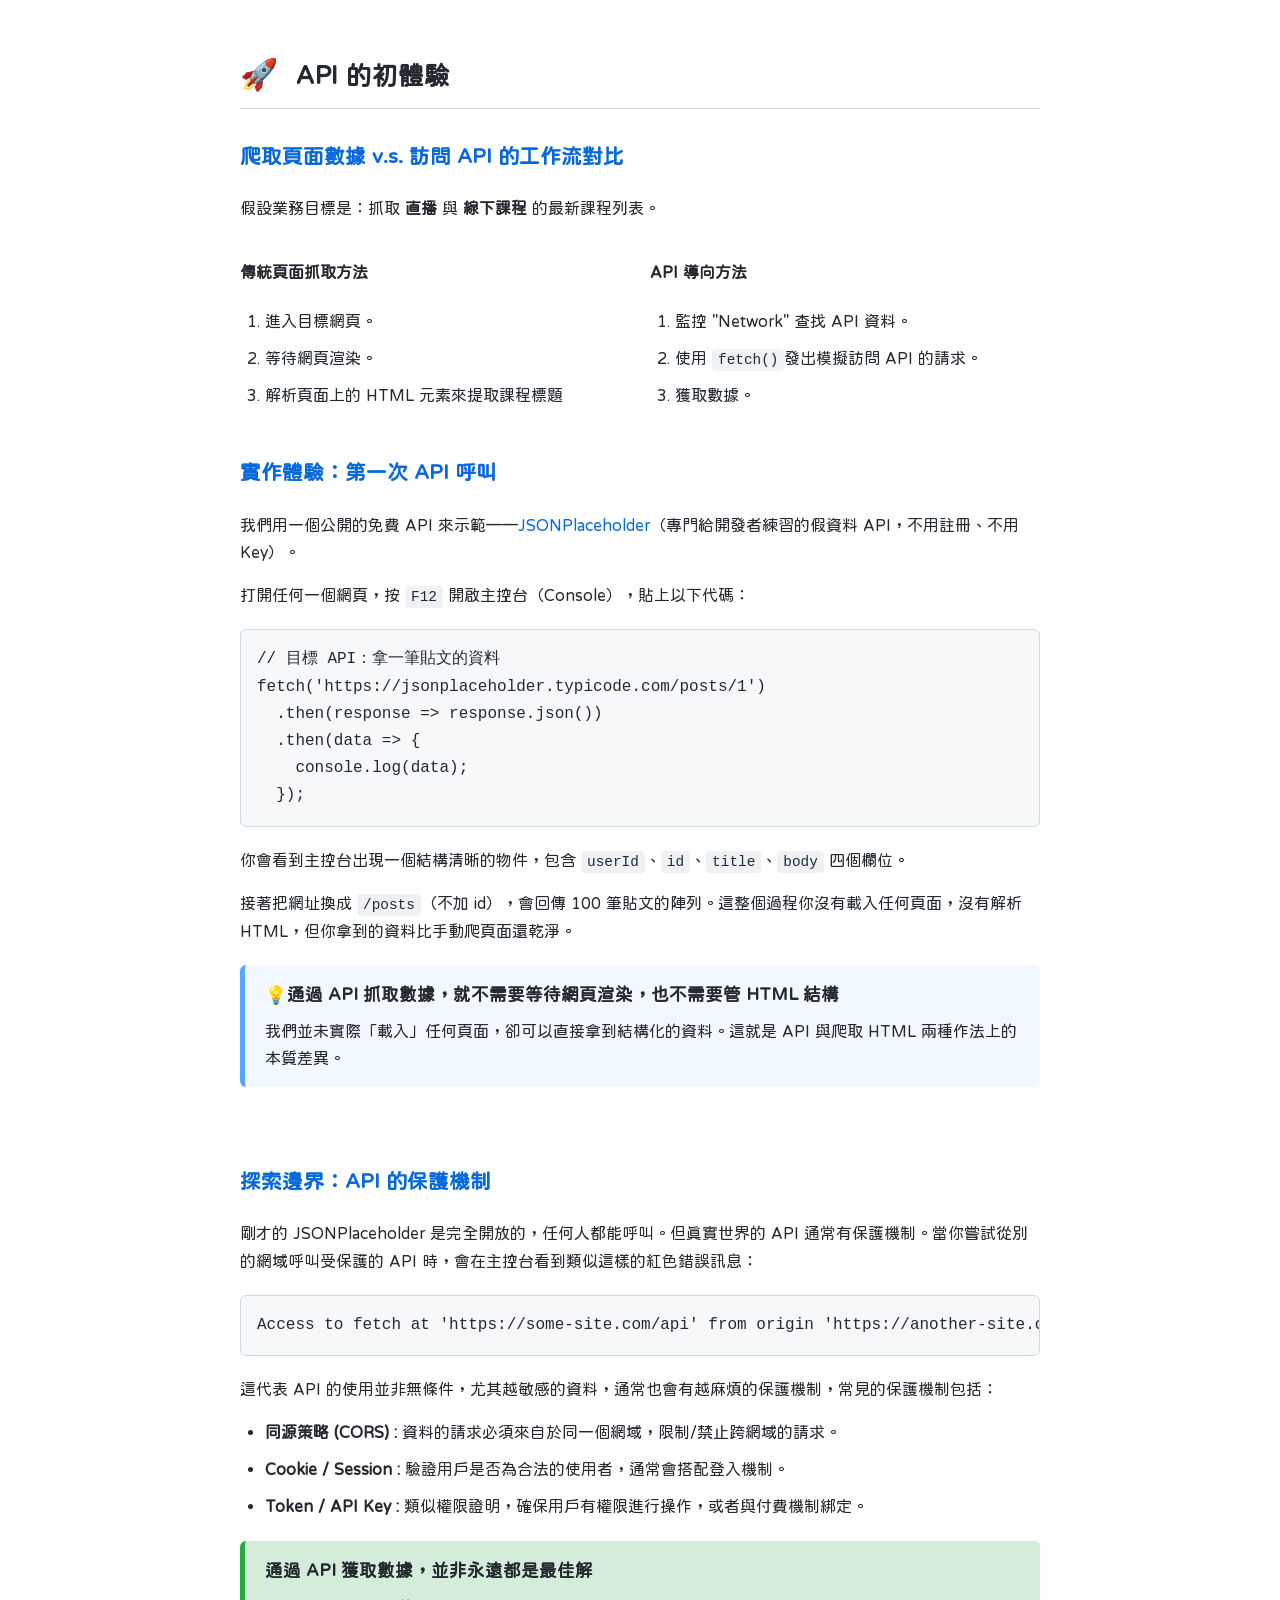
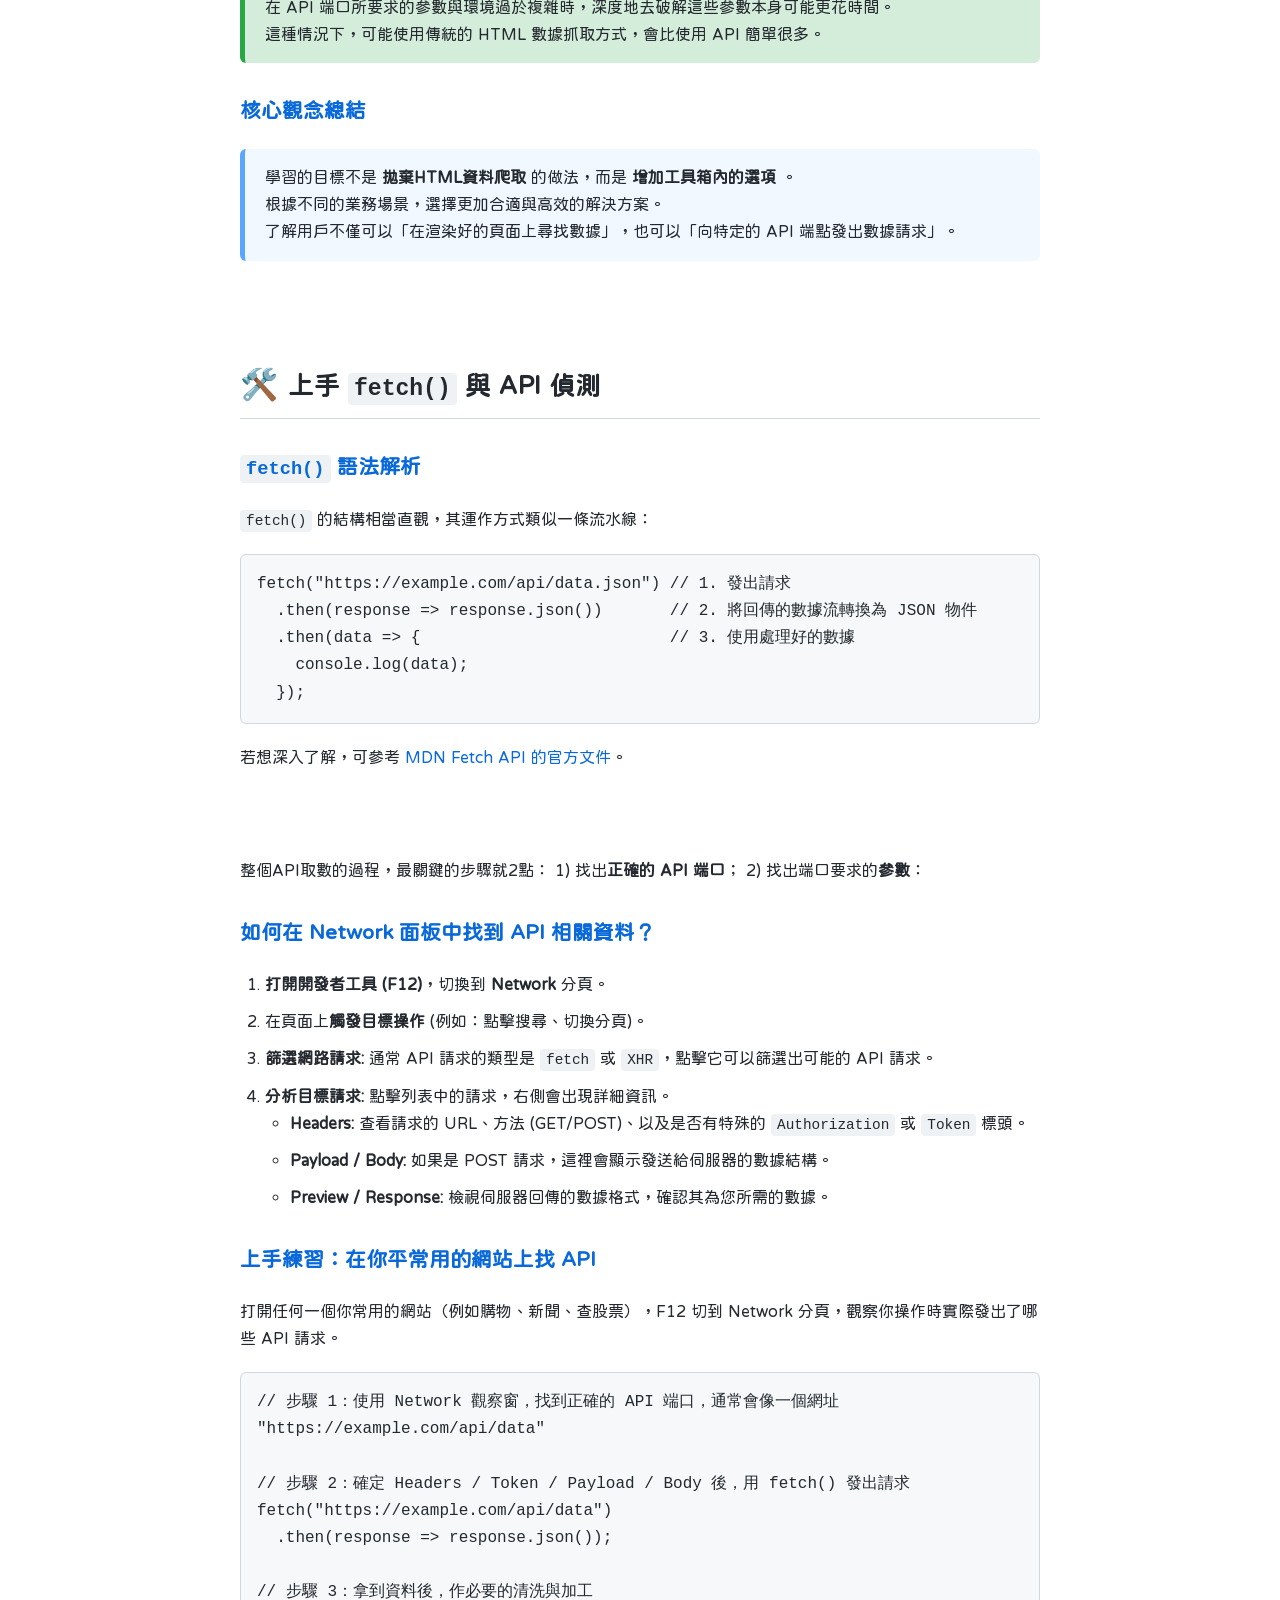
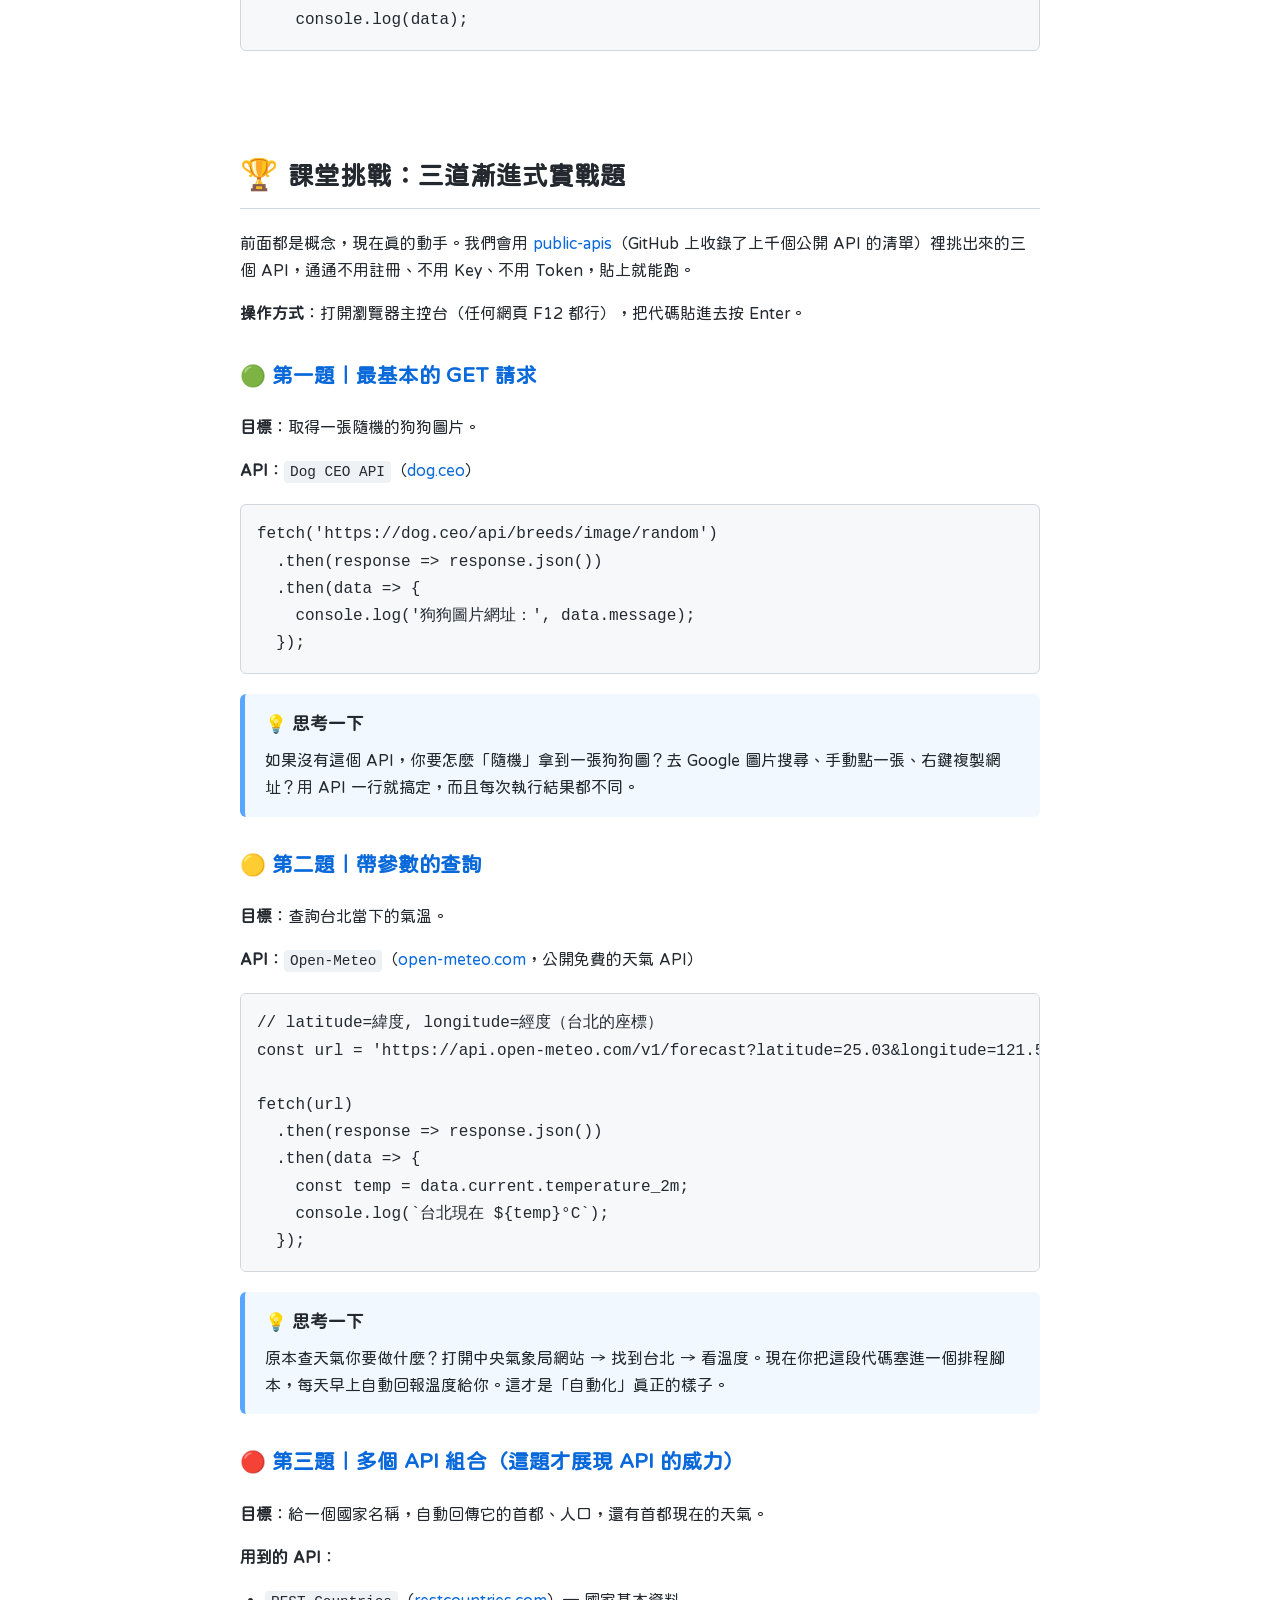
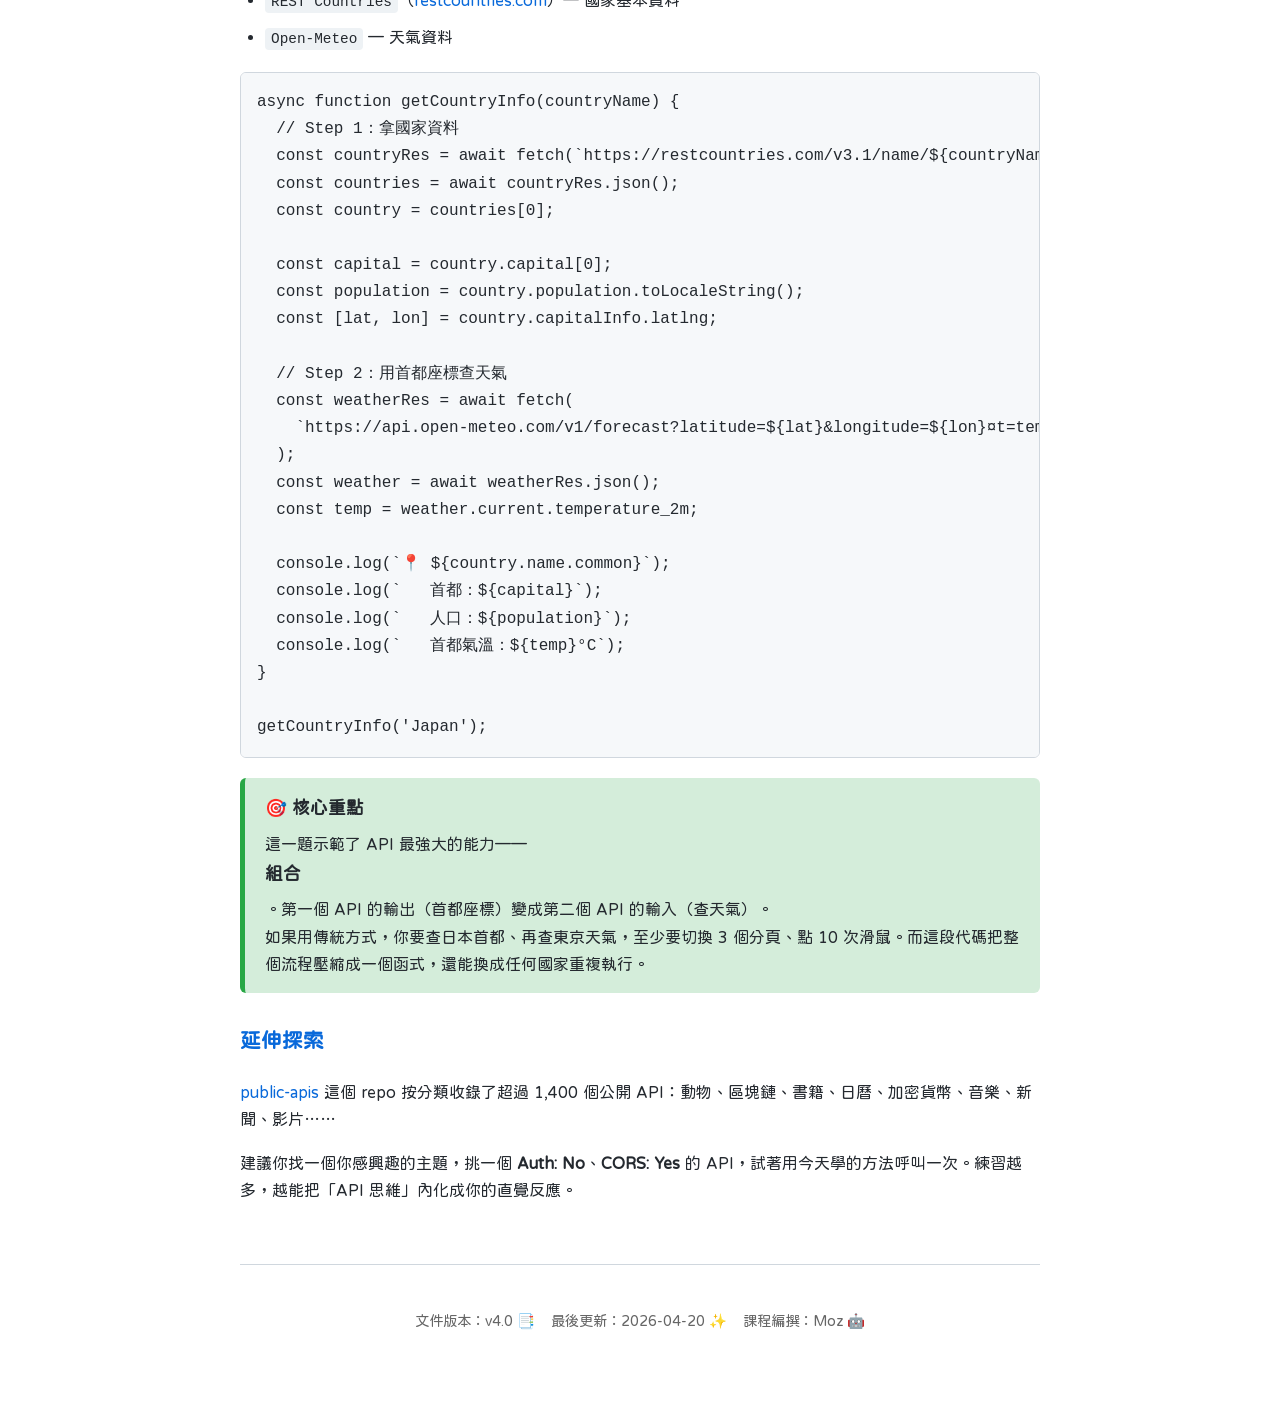
<file: api-data-fetching/index.html>
<!DOCTYPE html>
<html lang="zh-TW">

<head>
    <meta charset="UTF-8">
    <meta name="viewport" content="width=device-width, initial-scale=1.0">
    <title>從 HTML 到 API - 更優雅的數據擷取之道 (v3.0)</title>
    <link rel="preconnect" href="https://fonts.googleapis.com">
    <link rel="preconnect" href="https://fonts.gstatic.com" crossorigin>
    <link href="https://fonts.googleapis.com/css2?family=Huninn&display=swap" rel="stylesheet">
    <style>
        :root {
            --bg-light: #ffffff;
            --bg-dark: #0d1117;
            --text-light: #24292f;
            --text-dark: #e6edf3;
            --border-light: #d0d7de;
            --border-dark: #30363d;
            --code-bg-light: #f6f8fa;
            --code-bg-dark: #161b22;
            --link-light: #0969da;
            --link-dark: #58a6ff;
            --accent-grad: linear-gradient(90deg, rgba(255, 0, 150, 1) 0%, rgba(0, 200, 255, 1) 100%);
            --tip-bg: #f1f8ff;
            --tip-border: #58a6ff;
            --warning-bg: #fff3cd;
            --warning-border: #ffc107;
            --success-bg: #d4edda;
            --success-border: #28a745;
        }

        body {
            font-family: 'Huninn', -apple-system, BlinkMacSystemFont, "Segoe UI", Helvetica, Arial, sans-serif, "Apple Color Emoji", "Segoe UI Emoji";
            margin: 0;
            background-color: var(--bg-light);
            color: var(--text-light);
            line-height: 1.7;
        }

        main {
            max-width: 800px;
            margin: 40px auto;
            padding: 0 20px;
        }

        header {
            text-align: center;
            padding: 80px 20px;
            background: var(--bg-dark);
            color: var(--text-dark);
            border-bottom: 5px solid;
            border-image: var(--accent-grad) 1;
        }

        header h1 {
            font-family: 'Huninn', "SF Mono", "Consolas", "Liberation Mono", Menlo, Courier, monospace;
            font-size: 2.5em;
            margin: 0;
            background: var(--accent-grad);
            -webkit-background-clip: text;
            -webkit-text-fill-color: transparent;
            line-height: 1.3;
        }

        header h1 .subtitle {
            font-size: 0.7em;
            font-weight: normal;
        }

        h2 {
            border-bottom: 1px solid var(--border-light);
            padding-bottom: 0.3em;
            margin-top: 50px;
            font-size: 1.6em;
        }

        h3 {
            margin-top: 30px;
            color: var(--link-light);
            font-size: 1.3em;
        }

        hr {
            border: 0;
            height: 1px;
            background-color: var(--border-light);
            margin: 40px 0;
        }

        a {
            color: var(--link-light);
            text-decoration: none;
        }

        a:hover {
            text-decoration: underline;
        }

        ul,
        ol {
            padding-left: 25px;
        }

        li {
            margin-bottom: 10px;
        }

        pre {
            background-color: var(--code-bg-light);
            padding: 16px;
            border-radius: 6px;
            overflow-x: auto;
            border: 1px solid var(--border-light);
            margin: 20px 0;
        }

        code {
            font-family: "SF Mono", "Consolas", "Liberation Mono", Menlo, Courier, monospace;
            font-size: 0.9em;
            background-color: #eef2f5;
            padding: 3px 6px;
            border-radius: 4px;
        }

        pre code {
            background-color: transparent;
            padding: 0;
            font-size: 1em;
        }

        .tip-box,
        .warning-box,
        .success-box {
            padding: 15px 20px;
            margin: 20px 0;
            border-radius: 6px;
            border-left-width: 5px;
            border-left-style: solid;
        }

        .tip-box {
            background-color: var(--tip-bg);
            border-color: var(--tip-border);
        }

        .warning-box {
            background-color: var(--warning-bg);
            border-color: var(--warning-border);
        }

        .success-box {
            background-color: var(--success-bg);
            border-color: var(--success-border);
        }

        .tip-box strong,
        .warning-box strong,
        .success-box strong {
            display: block;
            margin-bottom: 8px;
            font-size: 1.1em;
        }

        .footer {
            margin-top: 60px;
            padding: 30px 0;
            border-top: 1px solid var(--border-light);
            text-align: center;
            color: #666;
            font-size: 0.9em;
        }

        .section-icon {
            font-size: 1.2em;
            margin-right: 10px;
        }

        #challenge-section {
            background-color: #f6f8fa;
            border: 1px solid var(--border-light);
            border-radius: 8px;
            padding: 25px 30px;
            margin-top: 20px;
            text-align: center;
        }

        #challenge-section h4 {
            margin-top: 0;
            font-size: 1.4em;
            color: #333;
        }

        #challenge-input {
            padding: 10px;
            font-size: 1em;
            border: 1px solid #ccc;
            border-radius: 4px;
            width: 200px;
            margin: 10px 10px 10px 0;
            text-align: center;
        }

        #challenge-button {
            padding: 10px 20px;
            font-size: 1em;
            font-family: 'Huninn', sans-serif;
            background-color: var(--link-light);
            color: white;
            border: none;
            border-radius: 4px;
            cursor: pointer;
            transition: background-color 0.2s;
        }

        #challenge-button:hover {
            background-color: #0558b4;
        }

        @keyframes shake {

            0%,
            100% {
                transform: translateX(0);
            }

            25% {
                transform: translateX(-5px);
            }

            75% {
                transform: translateX(5px);
            }
        }

        .shake-anim {
            animation: shake 0.3s ease-in-out;
        }
    </style>
</head>

<body>

    <header>
        <h1>從 HTML 到 API <br><span class="subtitle">更優雅的數據獲取之道</span></h1>
    </header>

    <main>
        <section id="module0">
            <h2><span class="section-icon">💡</span>給 non-tech 同事的話</h2>
            <p>說到「拿一份數據」，大多數人的直覺反應是：</p>
            <ul>
                <li>「我去後台點下載按鈕。」</li>
                <li>「我請工程師幫我匯出 Excel 傳給我。」</li>
                <li>「我一頁一頁複製貼上到試算表。」</li>
            </ul>
            <p>這些做法都能工作，但有一個更優雅、也更可持續的方式——<strong>直接跟 API 要</strong>。</p>
            <p>這堂課要讓你看見：你以為要點十下按鈕才能完成的事，用 API 其實一行指令就搞定。而且這個技能比你想像中容易上手。</p>
        </section>

        <section id="module1">
            <h2><span class="section-icon">🧠</span>為何要改變傳統網頁抓取的模式？</h2>

            <h3>HTML 抓取的方法有什麼問題嗎?</h3>
            <p>我們目前的作法雖然可行，但如同在沙灘上找貝殼，總會撈起一把沙。其存在幾個難以忽視的痛點：</p>
            <ul>
                <li><strong>高噪音的信噪比:</strong> </br>為了獲取個別數據，卻必須載入並處理整個網頁的 HTML，大部分都是我們不需要的「噪音」。</li>
                <li><strong>脆弱的維護性:</strong> </br>腳本與網頁的 UI 結構緊密耦合。任何前端的調整都可能導致腳本失效，造成頻繁的維護成本。</li>
                <li><strong>阻塞式的工作流:</strong> </br>網頁渲染是耗時的。當一個自動化流程需要從多頁面數據時，會造成流程堵塞，無法實現高效的併行處理。</li>
            </ul>

            <h3>API 數據擷取的優勢</h3>
            <p>HTML 抓取數據比較像是在河裡淘金，通過獲取來源的所有資料，從中淘取需要的部分。</br>
            相較之下，API 更像是直接從金庫取金條，拿出來的數據就是純金，幾乎沒有雜質。
            </p>
             <div class="success-box">
                <strong>API 的三大優勢</strong>
                <ul>
                    <li><strong>精準獲取:</strong> API 允許用戶只請求所需的數據，將「噪音」降至趨近於零。</li>
                    <li><strong>高度穩定:</strong> API 和數據結構極少變動。一次開發便可長期穩定運行，維護成本極低。</li>
                    <li><strong>可擴展的基建:</strong> API 請求是輕量級操作，可以輕易地併行處理，即使工作流持續擴張，仍可保持高效率。</li>
                </ul>
            </div>
        </section>
    </br>
        <section id="module2">
            <h2><span class="section-icon">🚀</span> API 的初體驗</h2>

            <h3>爬取頁面數據 v.s. 訪問 API 的工作流對比</h3>
            <p>假設業務目標是：抓取<strong> 直播 </strong>與<strong> 線下課程 </strong>的最新課程列表。</p>

            <div style="display: flex; gap: 20px;">
                <div style="flex: 1;">
                    <h4>傳統頁面抓取方法</h4>
                    <ol>
                        <li>進入目標網頁。</li>
                        <li>等待網頁渲染。</li>
                        <li>解析頁面上的 HTML 元素來提取課程標題</li>
                    </ol>
                </div>
                <div style="flex: 1;">
                    <h4>API 導向方法</h4>
                    <ol>
                        <li>監控 "Network" 查找 API 資料。</li>
                        <li>使用 <code>fetch()</code>發出模擬訪問 API 的請求。</li>
                        <li>獲取數據。</li>
                    </ol>
                </div>
            </div>

            <h3>實作體驗：第一次 API 呼叫</h3>
            <p>我們用一個公開的免費 API 來示範——<a href="https://jsonplaceholder.typicode.com" target="_blank">JSONPlaceholder</a>（專門給開發者練習的假資料 API，不用註冊、不用 Key）。</p>
            <p>打開任何一個網頁，按 <code>F12</code> 開啟主控台（Console），貼上以下代碼：</p>
            <pre><code>// 目標 API：拿一筆貼文的資料
fetch('https://jsonplaceholder.typicode.com/posts/1')
  .then(response => response.json())
  .then(data => {
    console.log(data);
  });</code></pre>
            <p>你會看到主控台出現一個結構清晰的物件，包含 <code>userId</code>、<code>id</code>、<code>title</code>、<code>body</code> 四個欄位。</p>
            <p>接著把網址換成 <code>/posts</code>（不加 id），會回傳 100 筆貼文的陣列。這整個過程你沒有載入任何頁面，沒有解析 HTML，但你拿到的資料比手動爬頁面還乾淨。</p>
            <div class="tip-box">
                <strong>💡通過 API 抓取數據，就不需要等待網頁渲染，也不需要管 HTML 結構</strong>
                我們並未實際「載入」任何頁面，卻可以直接拿到結構化的資料。這就是 API 與爬取 HTML 兩種作法上的本質差異。
            </div></br>

            <h3>探索邊界：API 的保護機制</h3>
            <p>剛才的 JSONPlaceholder 是完全開放的，任何人都能呼叫。但真實世界的 API 通常有保護機制。當你嘗試從別的網域呼叫受保護的 API 時，會在主控台看到類似這樣的紅色錯誤訊息：</p>
            <pre><code>Access to fetch at 'https://some-site.com/api' from origin 'https://another-site.com' has been blocked by CORS policy...</code></pre>
            <p>這代表 API 的使用並非無條件，尤其越敏感的資料，通常也會有越麻煩的保護機制，常見的保護機制包括：</p>
            <ul>
                <li><strong>同源策略 (CORS) : </strong> 資料的請求必須來自於同一個網域，限制/禁止跨網域的請求。</li>
                <li><strong>Cookie / Session : </strong> 驗證用戶是否為合法的使用者，通常會搭配登入機制。</li>
                <li><strong>Token / API Key : </strong> 類似權限證明，確保用戶有權限進行操作，或者與付費機制綁定。</li>
            </ul>
            <div class="success-box">
                <strong>通過 API 獲取數據，並非永遠都是最佳解</strong> 
                在 API 端口所要求的參數與環境過於複雜時，深度地去破解這些參數本身可能更花時間。</br>
                這種情況下，可能使用傳統的 HTML 數據抓取方式，會比使用 API 簡單很多。
            </div>

            <h3>核心觀念總結</h3>
            <div class="tip-box">
                學習的目標不是 <b>拋棄HTML資料爬取</b> 的做法，而是<b> 增加工具箱內的選項 </b>。</br>
                根據不同的業務場景，選擇更加合適與高效的解決方案。</br>
                了解用戶不僅可以「在渲染好的頁面上尋找數據」，也可以「向特定的 API 端點發出數據請求」。
            </div>
        </section>
</br>
        <section id="module3">
            <h2><span class="section-icon">🛠️</span>上手 <code>fetch()</code> 與 API 偵測</h2>

            <h3><code>fetch()</code> 語法解析</h3>
            <p><code>fetch()</code> 的結構相當直觀，其運作方式類似一條流水線：</p>
            <pre><code>fetch("https://example.com/api/data.json") // 1. 發出請求
  .then(response => response.json())       // 2. 將回傳的數據流轉換為 JSON 物件
  .then(data => {                          // 3. 使用處理好的數據
    console.log(data);
  });</code></pre>
            <p>若想深入了解，可參考 <a href="https://developer.mozilla.org/zh-TW/docs/Web/API/Fetch_API/Using_Fetch"
                    target="_blank">MDN Fetch API 的官方文件</a>。</p> </br></br>

            <p>整個API取數的過程，最關鍵的步驟就2點： 1) 找出<strong>正確的 API 端口</strong>； 2) 找出端口要求的<strong>參數</strong>：</p>

            <h3>如何在 Network 面板中找到 API 相關資料？</h3>
            <ol>
                <li><strong>打開開發者工具 (F12)</strong>，切換到 <strong>Network</strong> 分頁。</li>
                <li>在頁面上<strong>觸發目標操作</strong> (例如：點擊搜尋、切換分頁)。</li>
                <li><strong>篩選網路請求:</strong> 通常 API 請求的類型是 <code>fetch</code> 或 <code>XHR</code>，點擊它可以篩選出可能的 API 請求。
                </li>
                <li><strong>分析目標請求:</strong> 點擊列表中的請求，右側會出現詳細資訊。
                    <ul>
                        <li><strong>Headers:</strong> 查看請求的 URL、方法 (GET/POST)、以及是否有特殊的 <code>Authorization</code> 或
                            <code>Token</code> 標頭。
                        </li>
                        <li><strong>Payload / Body:</strong> 如果是 POST 請求，這裡會顯示發送給伺服器的數據結構。</li>
                        <li><strong>Preview / Response:</strong> 檢視伺服器回傳的數據格式，確認其為您所需的數據。</li>
                    </ul>
                </li>
            </ol>
            <h3>上手練習：在你平常用的網站上找 API</h3>
            <p>打開任何一個你常用的網站（例如購物、新聞、查股票），F12 切到 Network 分頁，觀察你操作時實際發出了哪些 API 請求。</p>
            <pre><code>// 步驟 1：使用 Network 觀察窗，找到正確的 API 端口，通常會像一個網址
"https://example.com/api/data"

// 步驟 2：確定 Headers / Token / Payload / Body 後，用 fetch() 發出請求
fetch("https://example.com/api/data")
  .then(response => response.json());

// 步驟 3：拿到資料後，作必要的清洗與加工
    console.log(data);
</code></pre>
        </section>
</br>
        <section id="module4">
            <h2><span class="section-icon">🏆</span>課堂挑戰：三道漸進式實戰題</h2>
            <p>前面都是概念，現在真的動手。我們會用 <a href="https://github.com/public-apis/public-apis" target="_blank">public-apis</a>（GitHub 上收錄了上千個公開 API 的清單）裡挑出來的三個 API，通通不用註冊、不用 Key、不用 Token，貼上就能跑。</p>
            <p><strong>操作方式</strong>：打開瀏覽器主控台（任何網頁 F12 都行），把代碼貼進去按 Enter。</p>

            <h3>🟢 第一題｜最基本的 GET 請求</h3>
            <p><strong>目標</strong>：取得一張隨機的狗狗圖片。</p>
            <p><strong>API</strong>：<code>Dog CEO API</code>（<a href="https://dog.ceo/dog-api/" target="_blank">dog.ceo</a>）</p>
            <pre><code>fetch('https://dog.ceo/api/breeds/image/random')
  .then(response => response.json())
  .then(data => {
    console.log('狗狗圖片網址：', data.message);
  });</code></pre>
            <div class="tip-box">
                <strong>💡 思考一下</strong>
                如果沒有這個 API，你要怎麼「隨機」拿到一張狗狗圖？去 Google 圖片搜尋、手動點一張、右鍵複製網址？用 API 一行就搞定，而且每次執行結果都不同。
            </div>

            <h3>🟡 第二題｜帶參數的查詢</h3>
            <p><strong>目標</strong>：查詢台北當下的氣溫。</p>
            <p><strong>API</strong>：<code>Open-Meteo</code>（<a href="https://open-meteo.com" target="_blank">open-meteo.com</a>，公開免費的天氣 API）</p>
            <pre><code>// latitude=緯度, longitude=經度（台北的座標）
const url = 'https://api.open-meteo.com/v1/forecast?latitude=25.03&longitude=121.56&current=temperature_2m';

fetch(url)
  .then(response => response.json())
  .then(data => {
    const temp = data.current.temperature_2m;
    console.log(`台北現在 ${temp}°C`);
  });</code></pre>
            <div class="tip-box">
                <strong>💡 思考一下</strong>
                原本查天氣你要做什麼？打開中央氣象局網站 → 找到台北 → 看溫度。現在你把這段代碼塞進一個排程腳本，每天早上自動回報溫度給你。這才是「自動化」真正的樣子。
            </div>

            <h3>🔴 第三題｜多個 API 組合（這題才展現 API 的威力）</h3>
            <p><strong>目標</strong>：給一個國家名稱，自動回傳它的首都、人口，還有首都現在的天氣。</p>
            <p><strong>用到的 API</strong>：</p>
            <ul>
                <li><code>REST Countries</code>（<a href="https://restcountries.com" target="_blank">restcountries.com</a>）— 國家基本資料</li>
                <li><code>Open-Meteo</code> — 天氣資料</li>
            </ul>
            <pre><code>async function getCountryInfo(countryName) {
  // Step 1：拿國家資料
  const countryRes = await fetch(`https://restcountries.com/v3.1/name/${countryName}`);
  const countries = await countryRes.json();
  const country = countries[0];

  const capital = country.capital[0];
  const population = country.population.toLocaleString();
  const [lat, lon] = country.capitalInfo.latlng;

  // Step 2：用首都座標查天氣
  const weatherRes = await fetch(
    `https://api.open-meteo.com/v1/forecast?latitude=${lat}&longitude=${lon}&current=temperature_2m`
  );
  const weather = await weatherRes.json();
  const temp = weather.current.temperature_2m;

  console.log(`📍 ${country.name.common}`);
  console.log(`   首都：${capital}`);
  console.log(`   人口：${population}`);
  console.log(`   首都氣溫：${temp}°C`);
}

getCountryInfo('Japan');</code></pre>
            <div class="success-box">
                <strong>🎯 核心重點</strong>
                這一題示範了 API 最強大的能力——<strong>組合</strong>。第一個 API 的輸出（首都座標）變成第二個 API 的輸入（查天氣）。</br>
                如果用傳統方式，你要查日本首都、再查東京天氣，至少要切換 3 個分頁、點 10 次滑鼠。而這段代碼把整個流程壓縮成一個函式，還能換成任何國家重複執行。
            </div>

            <h3>延伸探索</h3>
            <p><a href="https://github.com/public-apis/public-apis" target="_blank">public-apis</a> 這個 repo 按分類收錄了超過 1,400 個公開 API：動物、區塊鏈、書籍、日曆、加密貨幣、音樂、新聞、影片……</p>
            <p>建議你找一個你感興趣的主題，挑一個 <strong>Auth: No</strong>、<strong>CORS: Yes</strong> 的 API，試著用今天學的方法呼叫一次。練習越多，越能把「API 思維」內化成你的直覺反應。</p>
        </section>


        <div class="footer">
            <p>文件版本：v4.0 📑&nbsp;&nbsp;&nbsp;&nbsp;最後更新：2026-04-20 ✨&nbsp;&nbsp;&nbsp;&nbsp;課程編撰：Moz 🤖 </p>
        </div>
    </main>

</body>

</html>
</file>
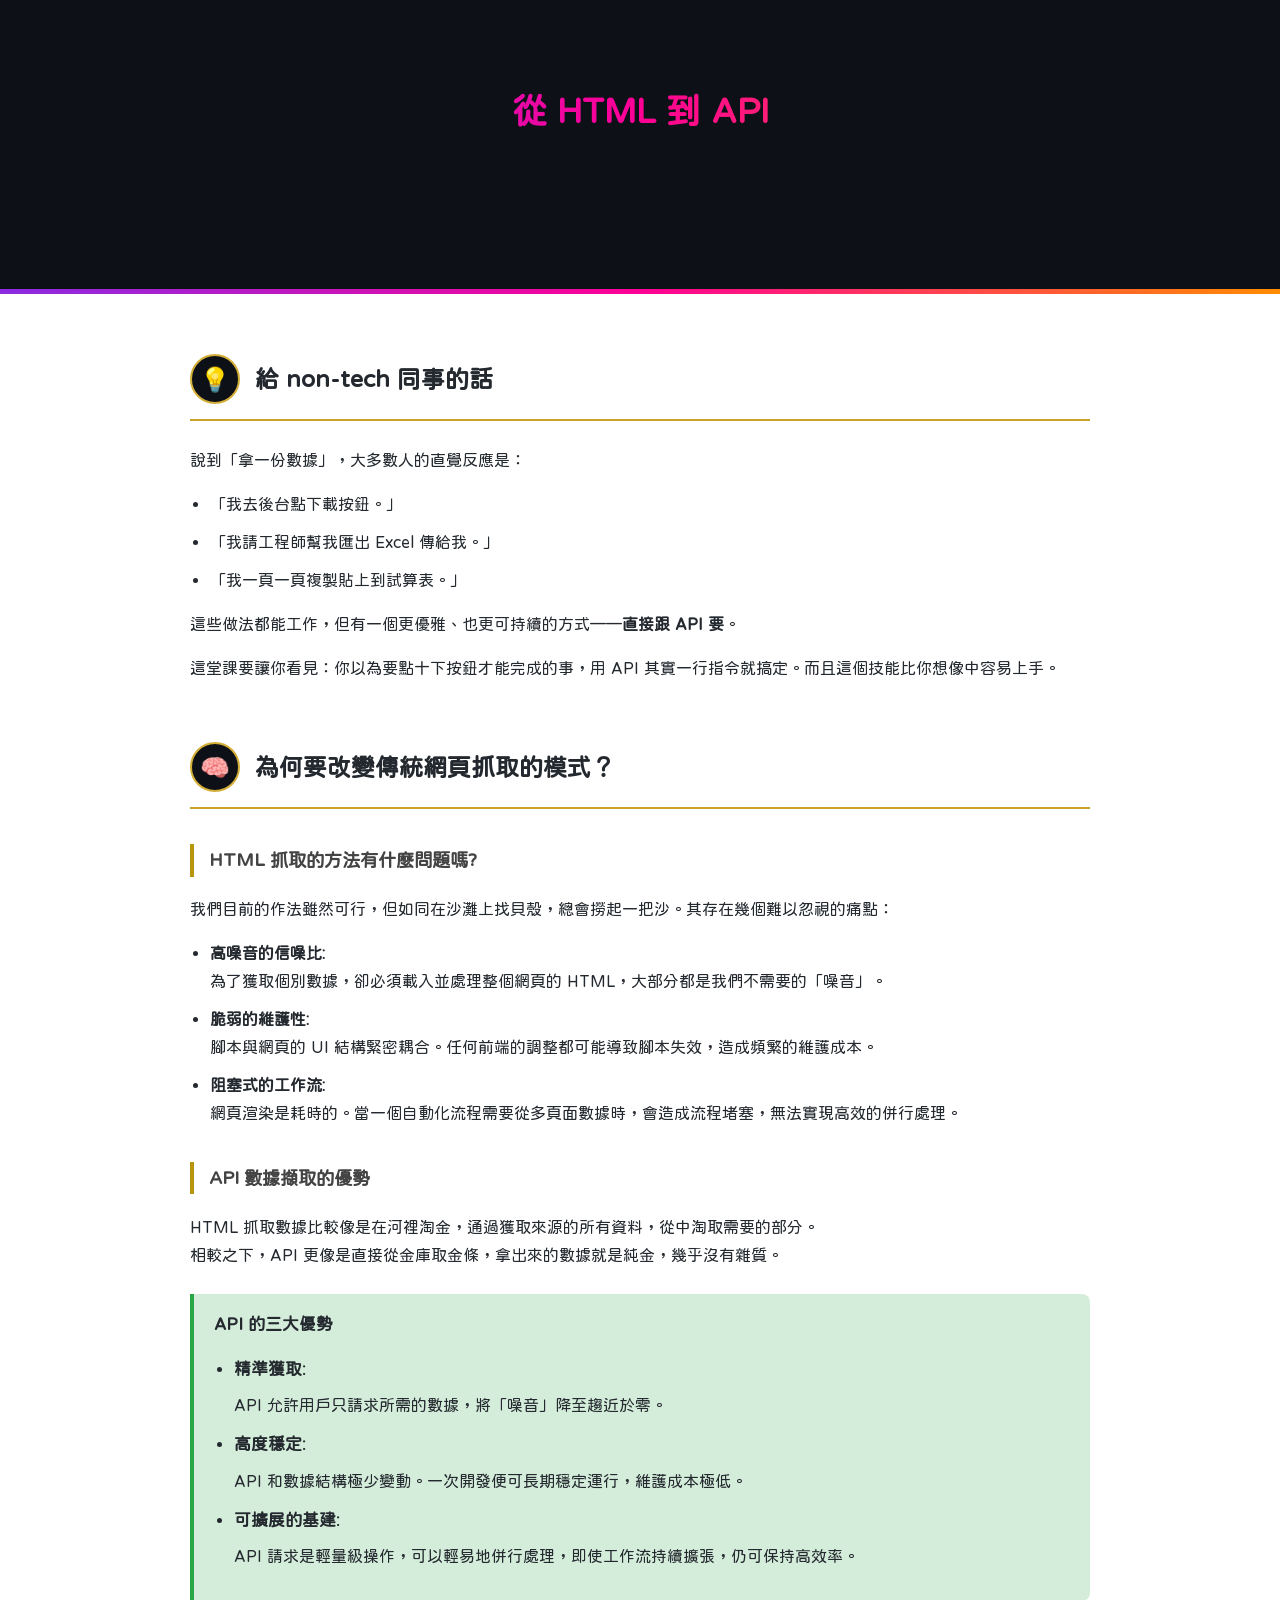
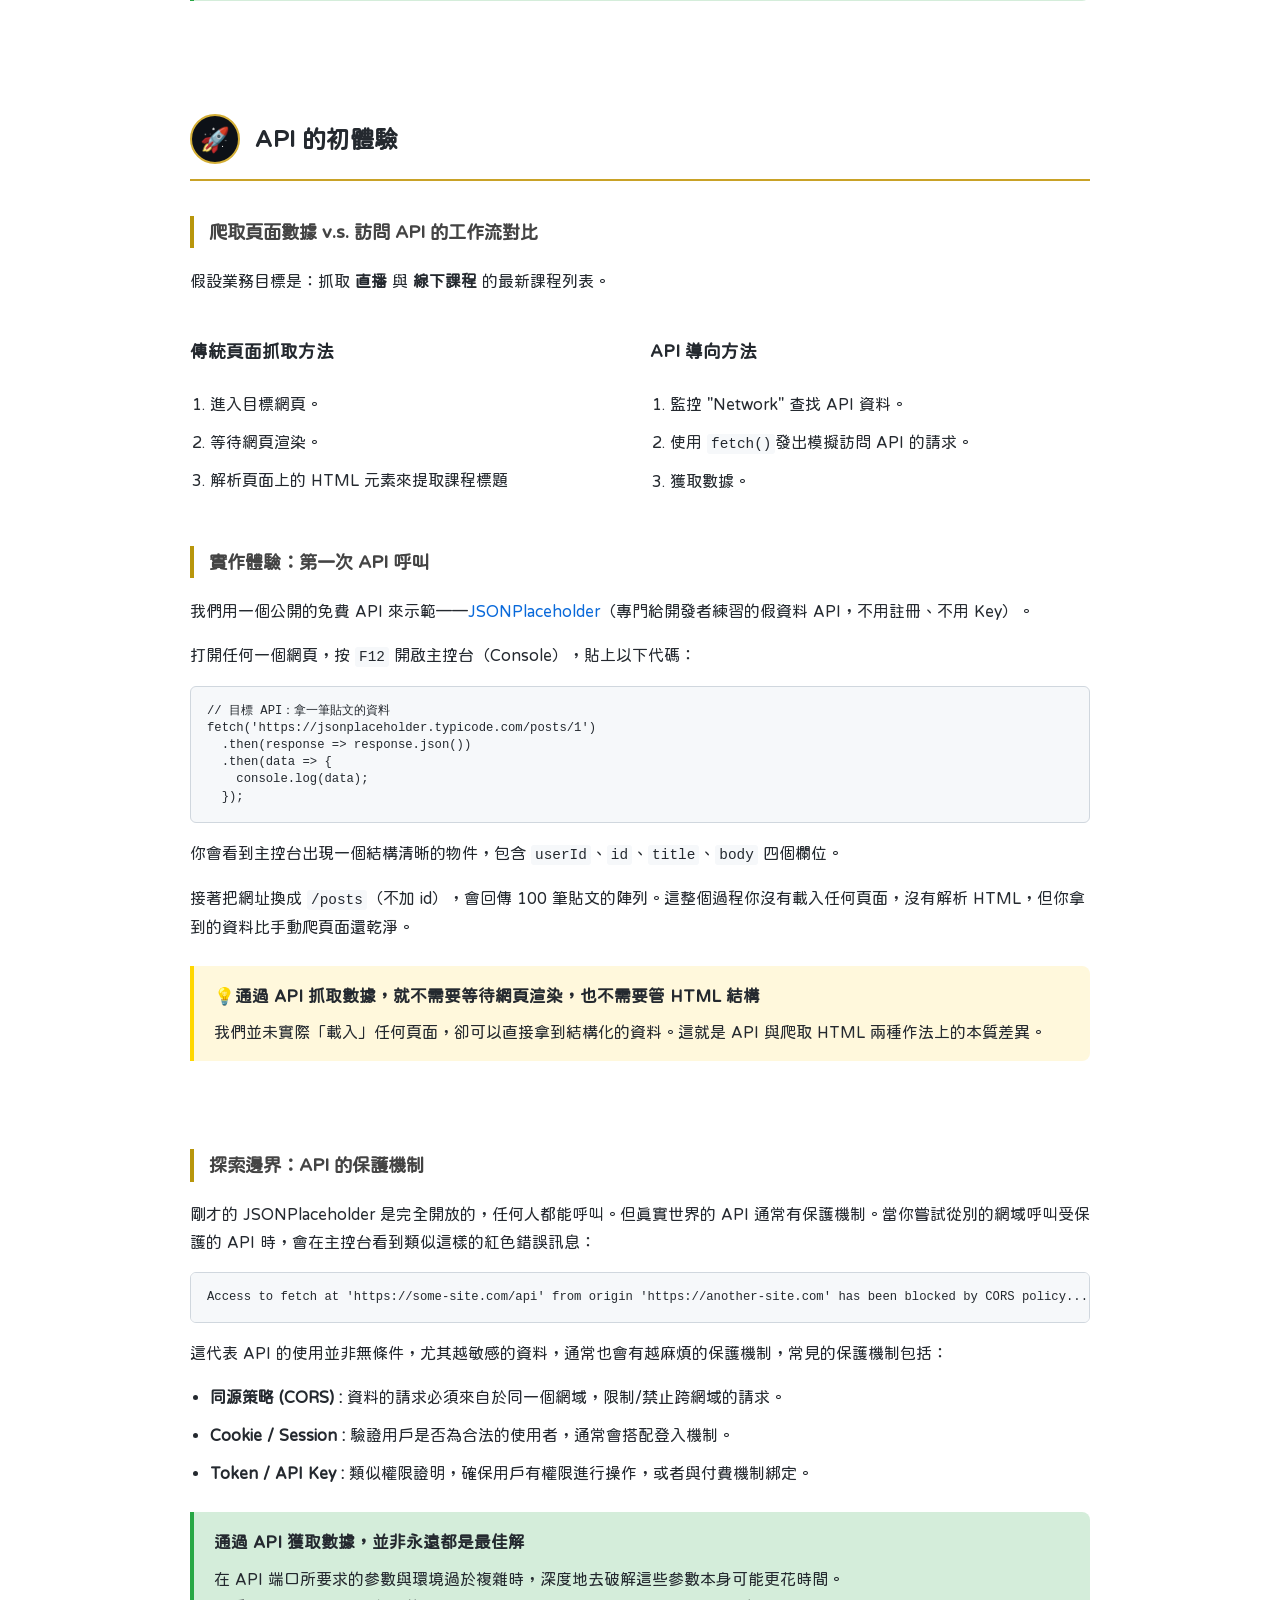
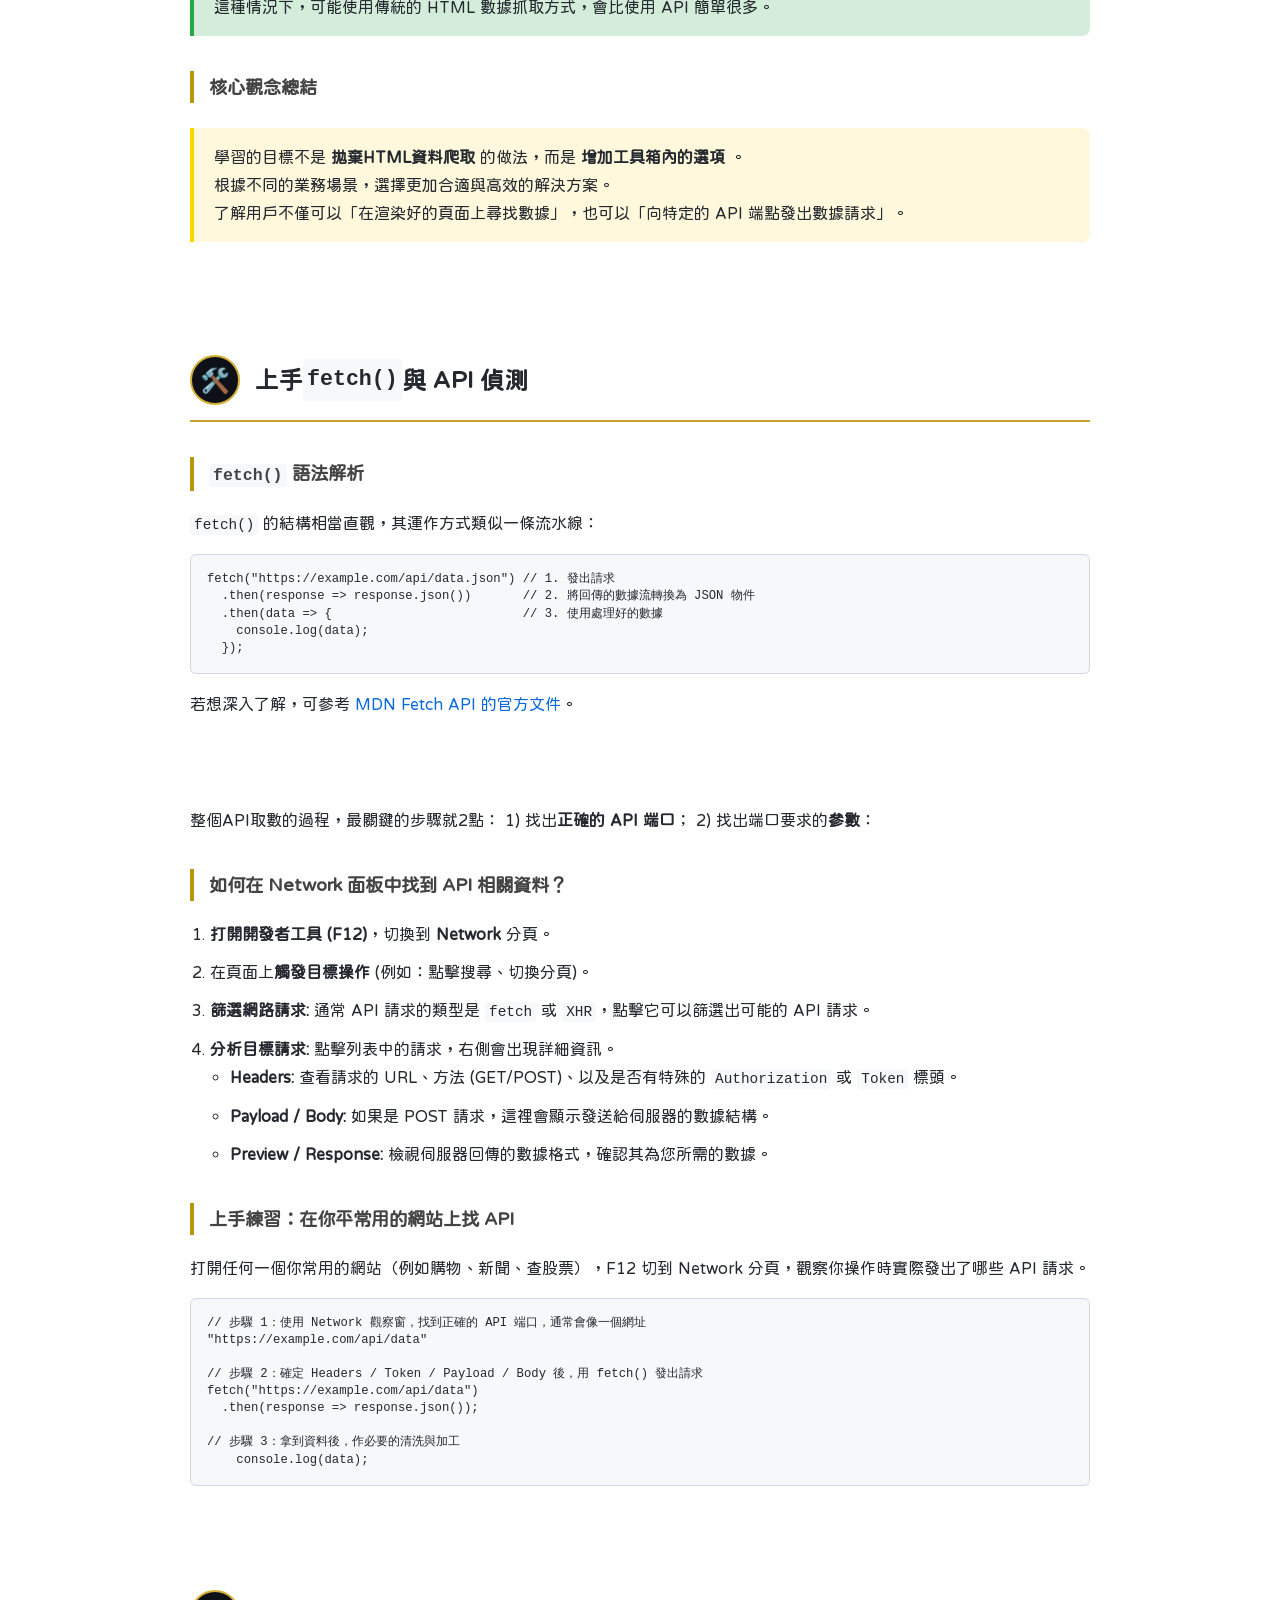
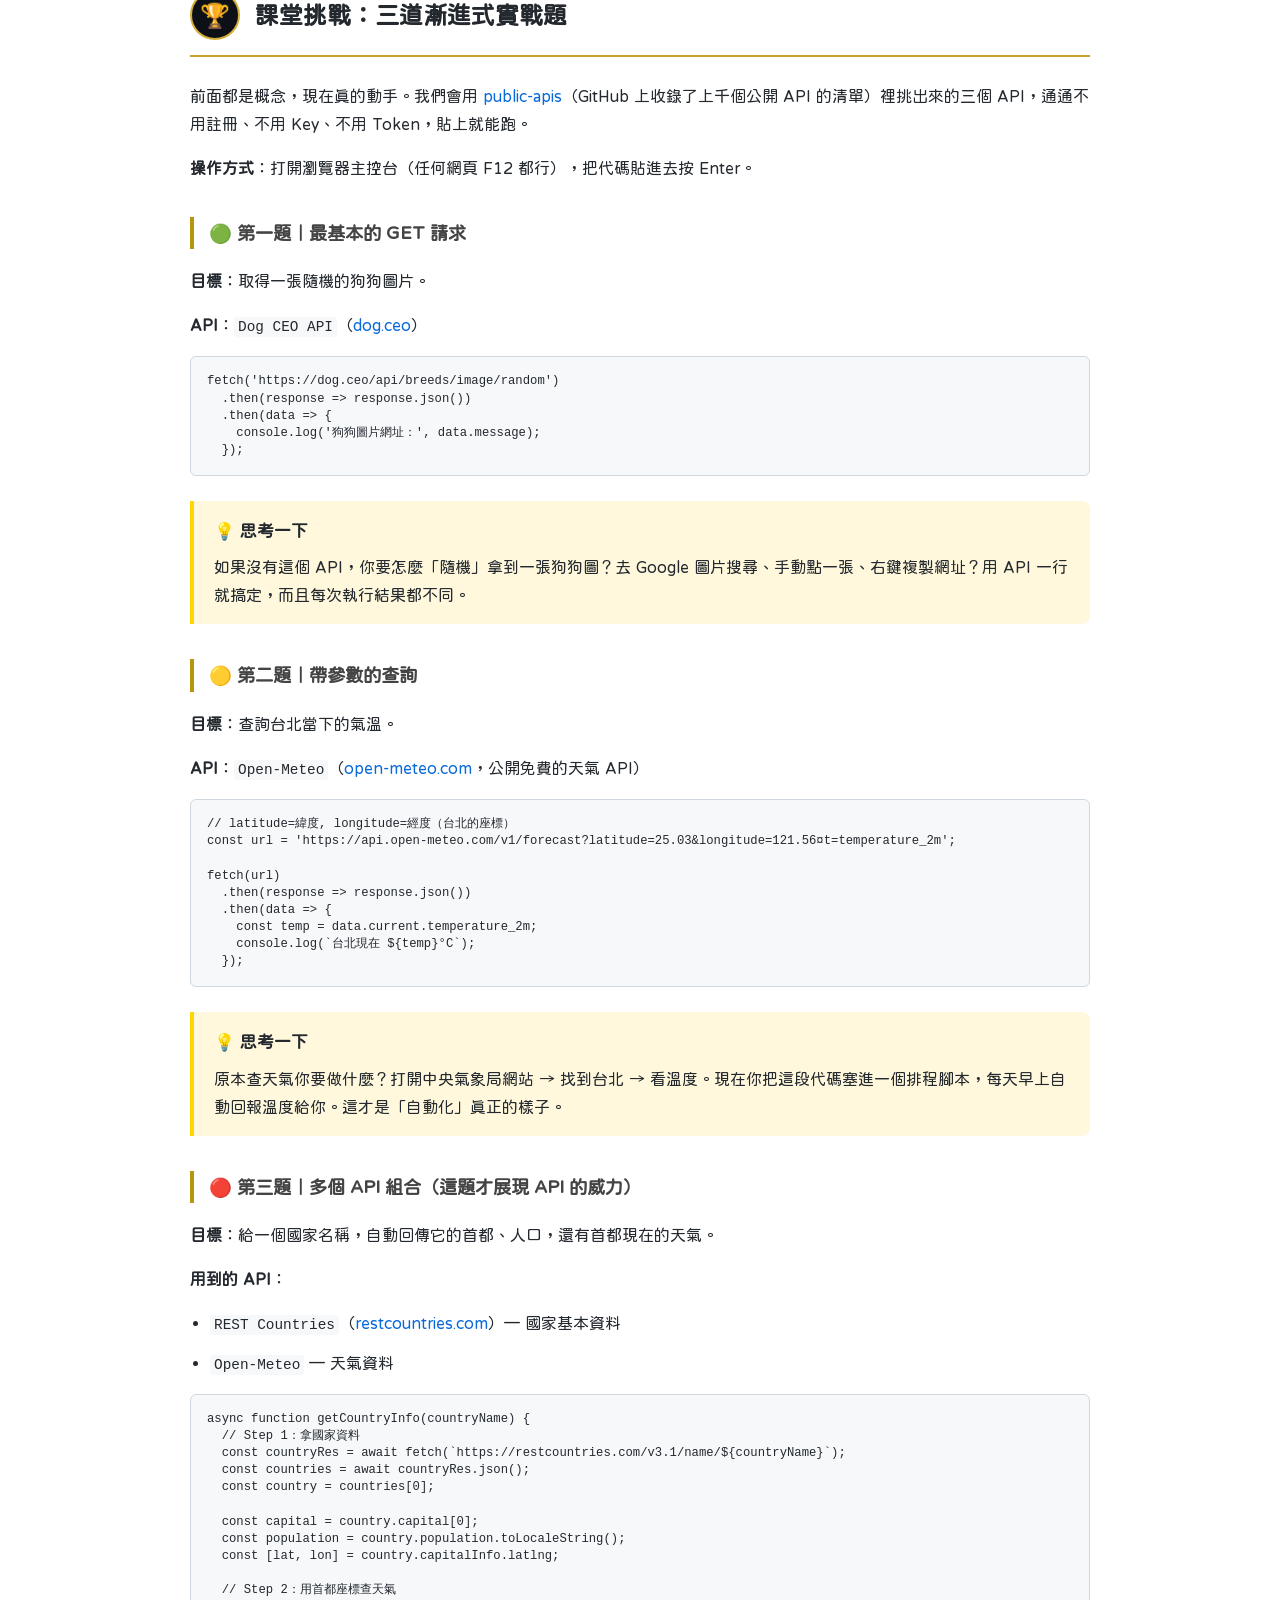
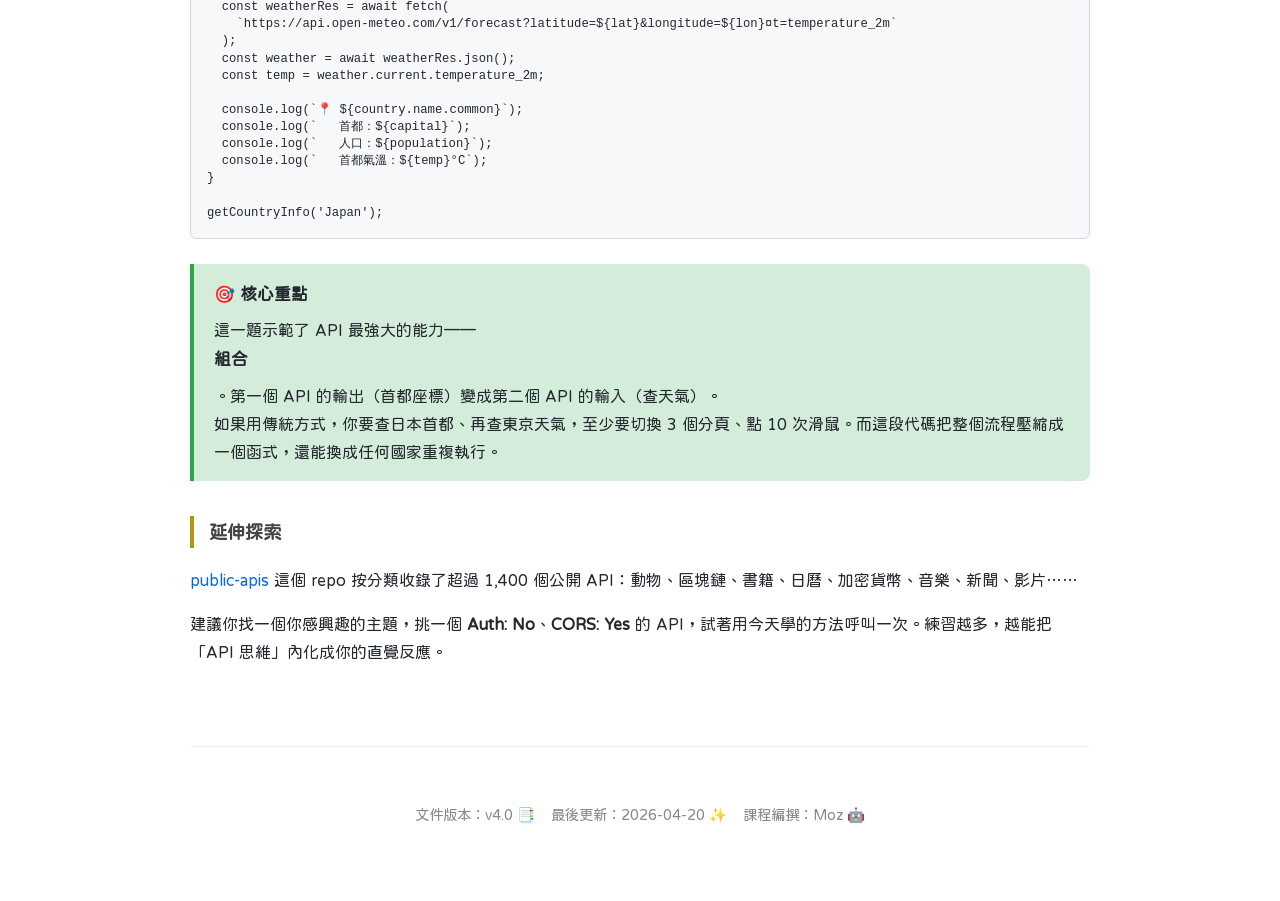
<file: api/index.html>
<!DOCTYPE html>
<html lang="zh-TW">

<head>
    <meta charset="UTF-8">
    <meta name="viewport" content="width=device-width, initial-scale=1.0">
    <title>從 HTML 到 API - 更優雅的數據擷取之道 (v3.0)</title>
    <link rel="preconnect" href="https://fonts.googleapis.com">
    <link rel="preconnect" href="https://fonts.gstatic.com" crossorigin>
    <link href="https://fonts.googleapis.com/css2?family=Huninn&display=swap" rel="stylesheet">
    <link rel="stylesheet" href="../shared.css">
    <style>
        /* api 獨有樣式（通用樣式在 ../shared.css） */

        hr {
            border: 0;
            height: 1px;
            background-color: var(--border-light);
            margin: 40px 0;
        }

        #challenge-section {
            background-color: #f6f8fa;
            border: 1px solid var(--border-light);
            border-radius: 8px;
            padding: 25px 30px;
            margin-top: 20px;
            text-align: center;
        }

        #challenge-section h4 {
            margin-top: 0;
            font-size: 1.4em;
            color: #333;
        }

        #challenge-input {
            padding: 10px;
            font-size: 1em;
            border: 1px solid #ccc;
            border-radius: 4px;
            width: 200px;
            margin: 10px 10px 10px 0;
            text-align: center;
        }

        #challenge-button {
            padding: 10px 20px;
            font-size: 1em;
            font-family: 'Huninn', sans-serif;
            background-color: var(--link-light);
            color: white;
            border: none;
            border-radius: 4px;
            cursor: pointer;
            transition: background-color 0.2s;
        }

        #challenge-button:hover {
            background-color: #0558b4;
        }

        @keyframes shake {

            0%,
            100% {
                transform: translateX(0);
            }

            25% {
                transform: translateX(-5px);
            }

            75% {
                transform: translateX(5px);
            }
        }

        .shake-anim {
            animation: shake 0.3s ease-in-out;
        }
    </style>
</head>

<body>

    <header>
        <h1>從 HTML 到 API <br><span class="subtitle">更優雅的數據獲取之道</span></h1>
    </header>

    <main>
        <section id="module0">
            <h2><span class="section-icon">💡</span>給 non-tech 同事的話</h2>
            <p>說到「拿一份數據」，大多數人的直覺反應是：</p>
            <ul>
                <li>「我去後台點下載按鈕。」</li>
                <li>「我請工程師幫我匯出 Excel 傳給我。」</li>
                <li>「我一頁一頁複製貼上到試算表。」</li>
            </ul>
            <p>這些做法都能工作，但有一個更優雅、也更可持續的方式——<strong>直接跟 API 要</strong>。</p>
            <p>這堂課要讓你看見：你以為要點十下按鈕才能完成的事，用 API 其實一行指令就搞定。而且這個技能比你想像中容易上手。</p>
        </section>

        <section id="module1">
            <h2><span class="section-icon">🧠</span>為何要改變傳統網頁抓取的模式？</h2>

            <h3>HTML 抓取的方法有什麼問題嗎?</h3>
            <p>我們目前的作法雖然可行，但如同在沙灘上找貝殼，總會撈起一把沙。其存在幾個難以忽視的痛點：</p>
            <ul>
                <li><strong>高噪音的信噪比:</strong> </br>為了獲取個別數據，卻必須載入並處理整個網頁的 HTML，大部分都是我們不需要的「噪音」。</li>
                <li><strong>脆弱的維護性:</strong> </br>腳本與網頁的 UI 結構緊密耦合。任何前端的調整都可能導致腳本失效，造成頻繁的維護成本。</li>
                <li><strong>阻塞式的工作流:</strong> </br>網頁渲染是耗時的。當一個自動化流程需要從多頁面數據時，會造成流程堵塞，無法實現高效的併行處理。</li>
            </ul>

            <h3>API 數據擷取的優勢</h3>
            <p>HTML 抓取數據比較像是在河裡淘金，通過獲取來源的所有資料，從中淘取需要的部分。</br>
            相較之下，API 更像是直接從金庫取金條，拿出來的數據就是純金，幾乎沒有雜質。
            </p>
             <div class="success-box">
                <strong>API 的三大優勢</strong>
                <ul>
                    <li><strong>精準獲取:</strong> API 允許用戶只請求所需的數據，將「噪音」降至趨近於零。</li>
                    <li><strong>高度穩定:</strong> API 和數據結構極少變動。一次開發便可長期穩定運行，維護成本極低。</li>
                    <li><strong>可擴展的基建:</strong> API 請求是輕量級操作，可以輕易地併行處理，即使工作流持續擴張，仍可保持高效率。</li>
                </ul>
            </div>
        </section>
    </br>
        <section id="module2">
            <h2><span class="section-icon">🚀</span> API 的初體驗</h2>

            <h3>爬取頁面數據 v.s. 訪問 API 的工作流對比</h3>
            <p>假設業務目標是：抓取<strong> 直播 </strong>與<strong> 線下課程 </strong>的最新課程列表。</p>

            <div style="display: flex; gap: 20px;">
                <div style="flex: 1;">
                    <h4>傳統頁面抓取方法</h4>
                    <ol>
                        <li>進入目標網頁。</li>
                        <li>等待網頁渲染。</li>
                        <li>解析頁面上的 HTML 元素來提取課程標題</li>
                    </ol>
                </div>
                <div style="flex: 1;">
                    <h4>API 導向方法</h4>
                    <ol>
                        <li>監控 "Network" 查找 API 資料。</li>
                        <li>使用 <code>fetch()</code>發出模擬訪問 API 的請求。</li>
                        <li>獲取數據。</li>
                    </ol>
                </div>
            </div>

            <h3>實作體驗：第一次 API 呼叫</h3>
            <p>我們用一個公開的免費 API 來示範——<a href="https://jsonplaceholder.typicode.com" target="_blank">JSONPlaceholder</a>（專門給開發者練習的假資料 API，不用註冊、不用 Key）。</p>
            <p>打開任何一個網頁，按 <code>F12</code> 開啟主控台（Console），貼上以下代碼：</p>
            <pre><code>// 目標 API：拿一筆貼文的資料
fetch('https://jsonplaceholder.typicode.com/posts/1')
  .then(response => response.json())
  .then(data => {
    console.log(data);
  });</code></pre>
            <p>你會看到主控台出現一個結構清晰的物件，包含 <code>userId</code>、<code>id</code>、<code>title</code>、<code>body</code> 四個欄位。</p>
            <p>接著把網址換成 <code>/posts</code>（不加 id），會回傳 100 筆貼文的陣列。這整個過程你沒有載入任何頁面，沒有解析 HTML，但你拿到的資料比手動爬頁面還乾淨。</p>
            <div class="tip-box">
                <strong>💡通過 API 抓取數據，就不需要等待網頁渲染，也不需要管 HTML 結構</strong>
                我們並未實際「載入」任何頁面，卻可以直接拿到結構化的資料。這就是 API 與爬取 HTML 兩種作法上的本質差異。
            </div></br>

            <h3>探索邊界：API 的保護機制</h3>
            <p>剛才的 JSONPlaceholder 是完全開放的，任何人都能呼叫。但真實世界的 API 通常有保護機制。當你嘗試從別的網域呼叫受保護的 API 時，會在主控台看到類似這樣的紅色錯誤訊息：</p>
            <pre><code>Access to fetch at 'https://some-site.com/api' from origin 'https://another-site.com' has been blocked by CORS policy...</code></pre>
            <p>這代表 API 的使用並非無條件，尤其越敏感的資料，通常也會有越麻煩的保護機制，常見的保護機制包括：</p>
            <ul>
                <li><strong>同源策略 (CORS) : </strong> 資料的請求必須來自於同一個網域，限制/禁止跨網域的請求。</li>
                <li><strong>Cookie / Session : </strong> 驗證用戶是否為合法的使用者，通常會搭配登入機制。</li>
                <li><strong>Token / API Key : </strong> 類似權限證明，確保用戶有權限進行操作，或者與付費機制綁定。</li>
            </ul>
            <div class="success-box">
                <strong>通過 API 獲取數據，並非永遠都是最佳解</strong> 
                在 API 端口所要求的參數與環境過於複雜時，深度地去破解這些參數本身可能更花時間。</br>
                這種情況下，可能使用傳統的 HTML 數據抓取方式，會比使用 API 簡單很多。
            </div>

            <h3>核心觀念總結</h3>
            <div class="tip-box">
                學習的目標不是 <b>拋棄HTML資料爬取</b> 的做法，而是<b> 增加工具箱內的選項 </b>。</br>
                根據不同的業務場景，選擇更加合適與高效的解決方案。</br>
                了解用戶不僅可以「在渲染好的頁面上尋找數據」，也可以「向特定的 API 端點發出數據請求」。
            </div>
        </section>
</br>
        <section id="module3">
            <h2><span class="section-icon">🛠️</span>上手 <code>fetch()</code> 與 API 偵測</h2>

            <h3><code>fetch()</code> 語法解析</h3>
            <p><code>fetch()</code> 的結構相當直觀，其運作方式類似一條流水線：</p>
            <pre><code>fetch("https://example.com/api/data.json") // 1. 發出請求
  .then(response => response.json())       // 2. 將回傳的數據流轉換為 JSON 物件
  .then(data => {                          // 3. 使用處理好的數據
    console.log(data);
  });</code></pre>
            <p>若想深入了解，可參考 <a href="https://developer.mozilla.org/zh-TW/docs/Web/API/Fetch_API/Using_Fetch"
                    target="_blank">MDN Fetch API 的官方文件</a>。</p> </br></br>

            <p>整個API取數的過程，最關鍵的步驟就2點： 1) 找出<strong>正確的 API 端口</strong>； 2) 找出端口要求的<strong>參數</strong>：</p>

            <h3>如何在 Network 面板中找到 API 相關資料？</h3>
            <ol>
                <li><strong>打開開發者工具 (F12)</strong>，切換到 <strong>Network</strong> 分頁。</li>
                <li>在頁面上<strong>觸發目標操作</strong> (例如：點擊搜尋、切換分頁)。</li>
                <li><strong>篩選網路請求:</strong> 通常 API 請求的類型是 <code>fetch</code> 或 <code>XHR</code>，點擊它可以篩選出可能的 API 請求。
                </li>
                <li><strong>分析目標請求:</strong> 點擊列表中的請求，右側會出現詳細資訊。
                    <ul>
                        <li><strong>Headers:</strong> 查看請求的 URL、方法 (GET/POST)、以及是否有特殊的 <code>Authorization</code> 或
                            <code>Token</code> 標頭。
                        </li>
                        <li><strong>Payload / Body:</strong> 如果是 POST 請求，這裡會顯示發送給伺服器的數據結構。</li>
                        <li><strong>Preview / Response:</strong> 檢視伺服器回傳的數據格式，確認其為您所需的數據。</li>
                    </ul>
                </li>
            </ol>
            <h3>上手練習：在你平常用的網站上找 API</h3>
            <p>打開任何一個你常用的網站（例如購物、新聞、查股票），F12 切到 Network 分頁，觀察你操作時實際發出了哪些 API 請求。</p>
            <pre><code>// 步驟 1：使用 Network 觀察窗，找到正確的 API 端口，通常會像一個網址
"https://example.com/api/data"

// 步驟 2：確定 Headers / Token / Payload / Body 後，用 fetch() 發出請求
fetch("https://example.com/api/data")
  .then(response => response.json());

// 步驟 3：拿到資料後，作必要的清洗與加工
    console.log(data);
</code></pre>
        </section>
</br>
        <section id="module4">
            <h2><span class="section-icon">🏆</span>課堂挑戰：三道漸進式實戰題</h2>
            <p>前面都是概念，現在真的動手。我們會用 <a href="https://github.com/public-apis/public-apis" target="_blank">public-apis</a>（GitHub 上收錄了上千個公開 API 的清單）裡挑出來的三個 API，通通不用註冊、不用 Key、不用 Token，貼上就能跑。</p>
            <p><strong>操作方式</strong>：打開瀏覽器主控台（任何網頁 F12 都行），把代碼貼進去按 Enter。</p>

            <h3>🟢 第一題｜最基本的 GET 請求</h3>
            <p><strong>目標</strong>：取得一張隨機的狗狗圖片。</p>
            <p><strong>API</strong>：<code>Dog CEO API</code>（<a href="https://dog.ceo/dog-api/" target="_blank">dog.ceo</a>）</p>
            <pre><code>fetch('https://dog.ceo/api/breeds/image/random')
  .then(response => response.json())
  .then(data => {
    console.log('狗狗圖片網址：', data.message);
  });</code></pre>
            <div class="tip-box">
                <strong>💡 思考一下</strong>
                如果沒有這個 API，你要怎麼「隨機」拿到一張狗狗圖？去 Google 圖片搜尋、手動點一張、右鍵複製網址？用 API 一行就搞定，而且每次執行結果都不同。
            </div>

            <h3>🟡 第二題｜帶參數的查詢</h3>
            <p><strong>目標</strong>：查詢台北當下的氣溫。</p>
            <p><strong>API</strong>：<code>Open-Meteo</code>（<a href="https://open-meteo.com" target="_blank">open-meteo.com</a>，公開免費的天氣 API）</p>
            <pre><code>// latitude=緯度, longitude=經度（台北的座標）
const url = 'https://api.open-meteo.com/v1/forecast?latitude=25.03&longitude=121.56&current=temperature_2m';

fetch(url)
  .then(response => response.json())
  .then(data => {
    const temp = data.current.temperature_2m;
    console.log(`台北現在 ${temp}°C`);
  });</code></pre>
            <div class="tip-box">
                <strong>💡 思考一下</strong>
                原本查天氣你要做什麼？打開中央氣象局網站 → 找到台北 → 看溫度。現在你把這段代碼塞進一個排程腳本，每天早上自動回報溫度給你。這才是「自動化」真正的樣子。
            </div>

            <h3>🔴 第三題｜多個 API 組合（這題才展現 API 的威力）</h3>
            <p><strong>目標</strong>：給一個國家名稱，自動回傳它的首都、人口，還有首都現在的天氣。</p>
            <p><strong>用到的 API</strong>：</p>
            <ul>
                <li><code>REST Countries</code>（<a href="https://restcountries.com" target="_blank">restcountries.com</a>）— 國家基本資料</li>
                <li><code>Open-Meteo</code> — 天氣資料</li>
            </ul>
            <pre><code>async function getCountryInfo(countryName) {
  // Step 1：拿國家資料
  const countryRes = await fetch(`https://restcountries.com/v3.1/name/${countryName}`);
  const countries = await countryRes.json();
  const country = countries[0];

  const capital = country.capital[0];
  const population = country.population.toLocaleString();
  const [lat, lon] = country.capitalInfo.latlng;

  // Step 2：用首都座標查天氣
  const weatherRes = await fetch(
    `https://api.open-meteo.com/v1/forecast?latitude=${lat}&longitude=${lon}&current=temperature_2m`
  );
  const weather = await weatherRes.json();
  const temp = weather.current.temperature_2m;

  console.log(`📍 ${country.name.common}`);
  console.log(`   首都：${capital}`);
  console.log(`   人口：${population}`);
  console.log(`   首都氣溫：${temp}°C`);
}

getCountryInfo('Japan');</code></pre>
            <div class="success-box">
                <strong>🎯 核心重點</strong>
                這一題示範了 API 最強大的能力——<strong>組合</strong>。第一個 API 的輸出（首都座標）變成第二個 API 的輸入（查天氣）。</br>
                如果用傳統方式，你要查日本首都、再查東京天氣，至少要切換 3 個分頁、點 10 次滑鼠。而這段代碼把整個流程壓縮成一個函式，還能換成任何國家重複執行。
            </div>

            <h3>延伸探索</h3>
            <p><a href="https://github.com/public-apis/public-apis" target="_blank">public-apis</a> 這個 repo 按分類收錄了超過 1,400 個公開 API：動物、區塊鏈、書籍、日曆、加密貨幣、音樂、新聞、影片……</p>
            <p>建議你找一個你感興趣的主題，挑一個 <strong>Auth: No</strong>、<strong>CORS: Yes</strong> 的 API，試著用今天學的方法呼叫一次。練習越多，越能把「API 思維」內化成你的直覺反應。</p>
        </section>


        <div class="footer">
            <p>文件版本：v4.0 📑&nbsp;&nbsp;&nbsp;&nbsp;最後更新：2026-04-20 ✨&nbsp;&nbsp;&nbsp;&nbsp;課程編撰：Moz 🤖 </p>
        </div>
    </main>

</body>

</html>
</file>
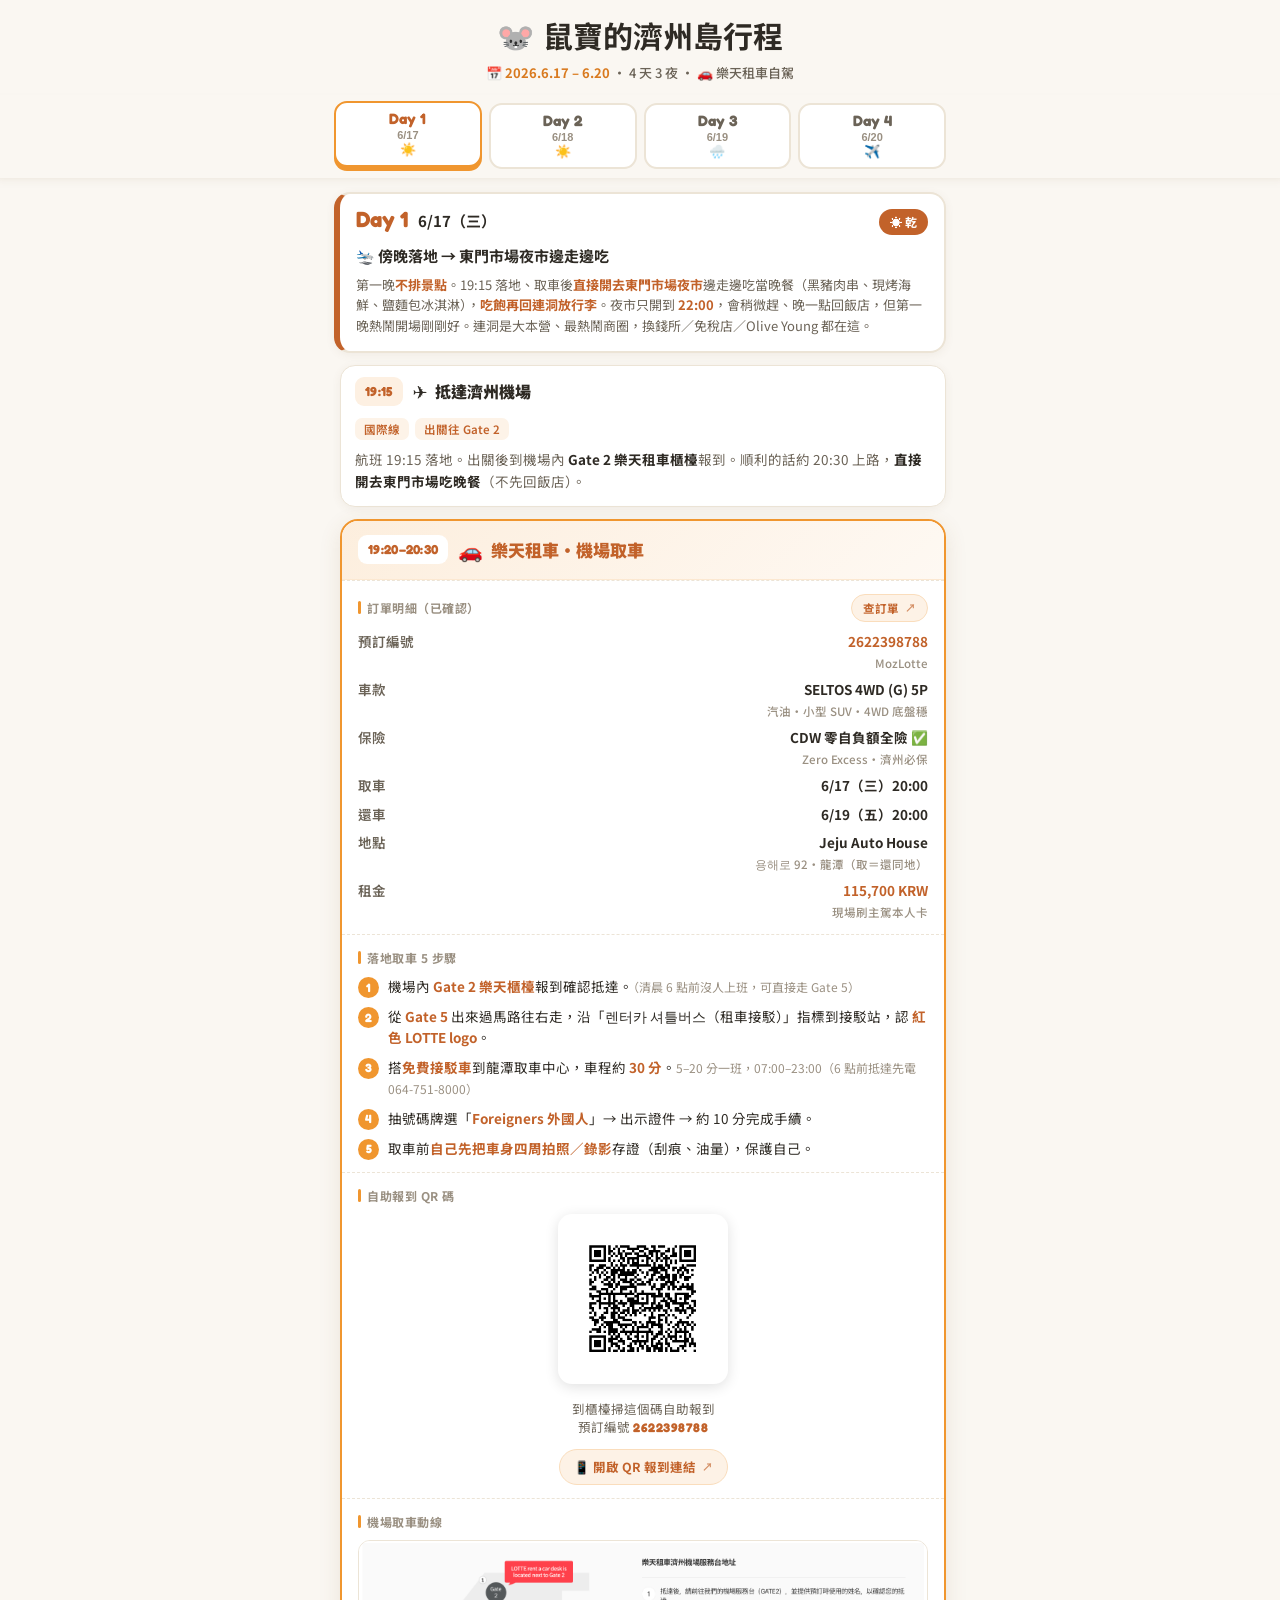
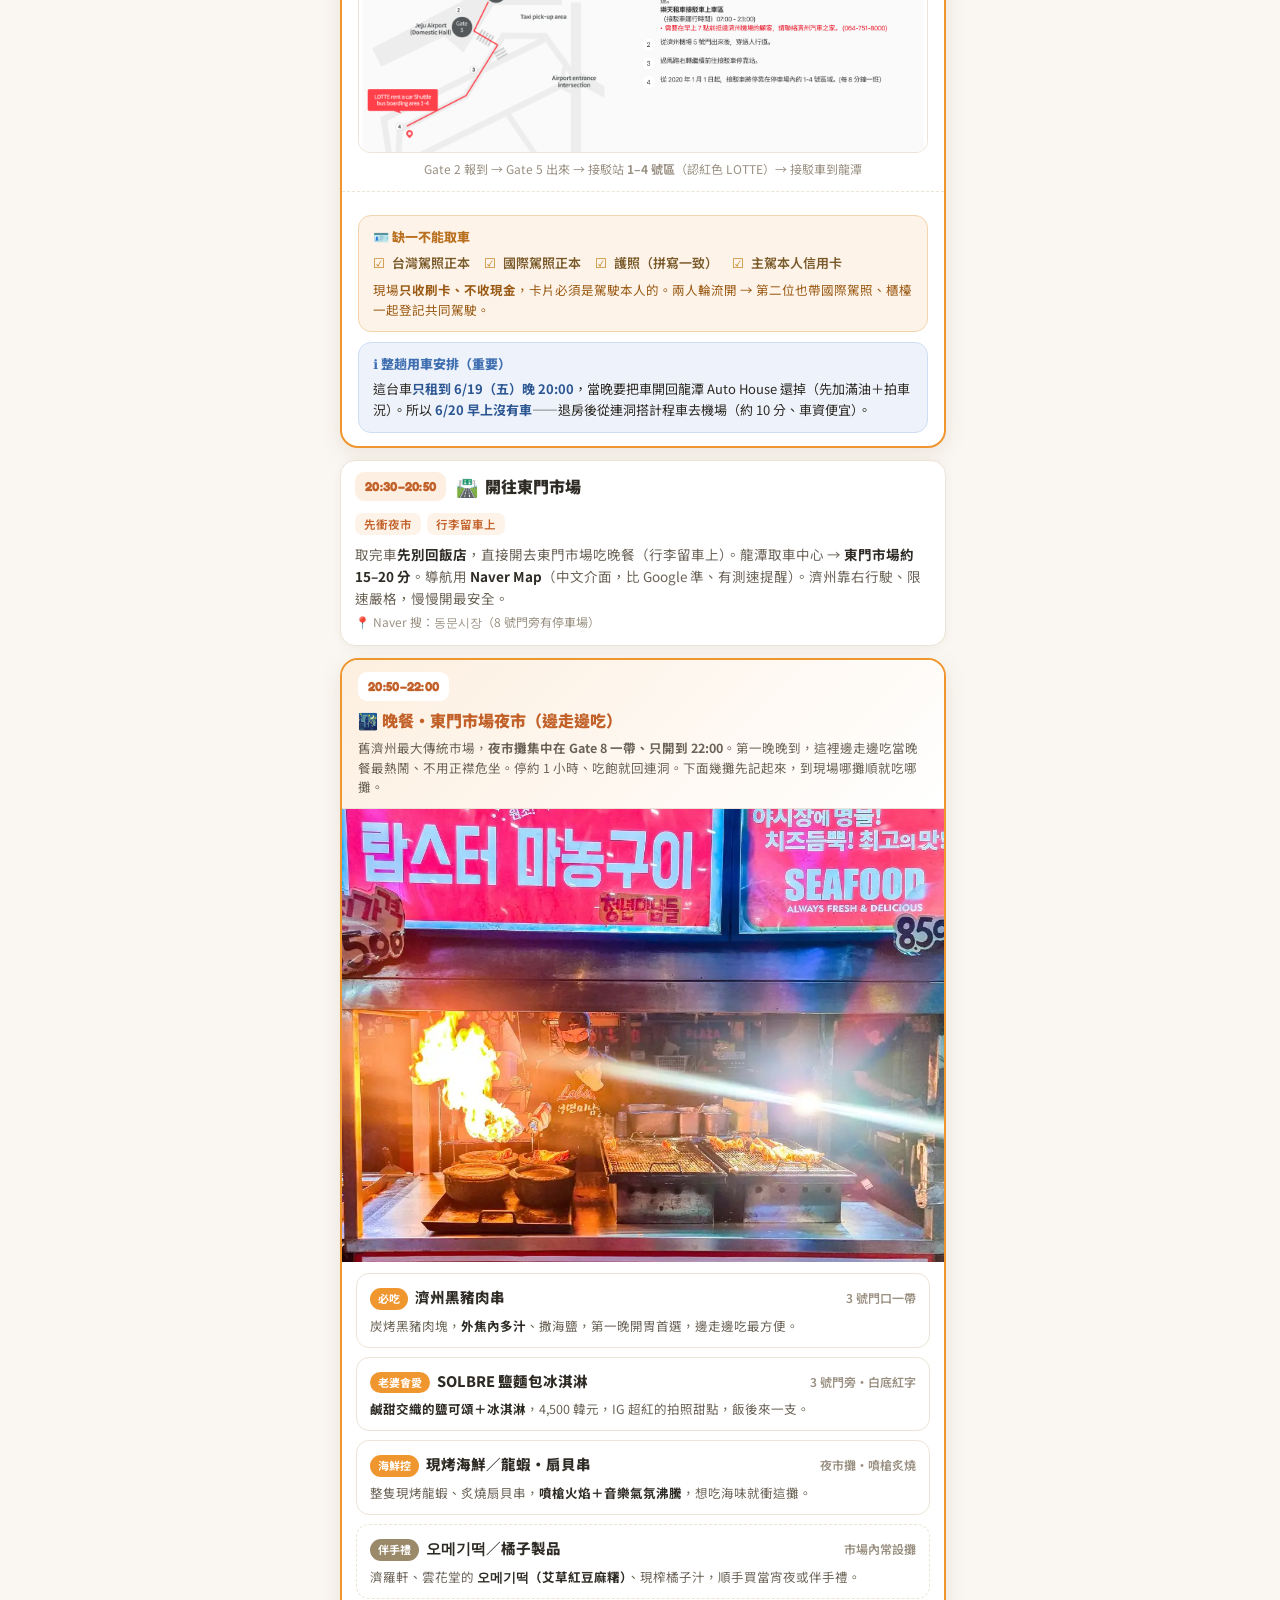
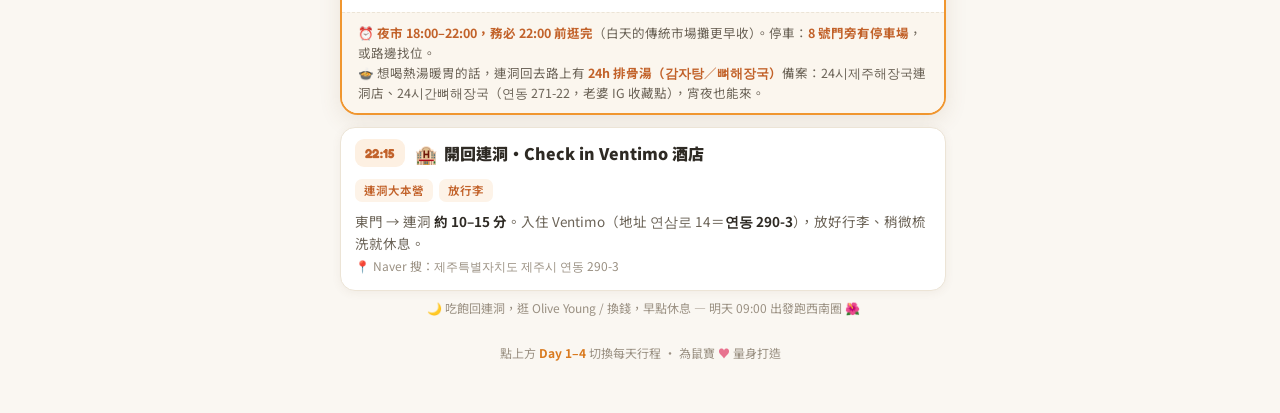
<file: jeju2026/index.html>
<!DOCTYPE html>
<html lang="zh-Hant">
<head>
<meta charset="UTF-8">
<meta name="viewport" content="width=device-width, initial-scale=1.0, viewport-fit=cover">
<meta name="theme-color" content="#f0962f">
<title>🐭 鼠寶的濟州島行程</title>
<link rel="preconnect" href="https://fonts.googleapis.com">
<link rel="preconnect" href="https://fonts.gstatic.com" crossorigin>
<link href="https://fonts.googleapis.com/css2?family=Fredoka:wght@500;600;700&family=Noto+Sans+TC:wght@400;500;700;900&display=swap" rel="stylesheet">
<style>
  :root{
    --bg:#faf7f2; --card:#ffffff; --ink:#2e2a24; --ink2:#6b6357; --ink3:#9a9082;
    --line:#ece4d6; --line2:#f2ecdf;
    --shadow:0 2px 10px rgba(120,90,50,.07);
    --shadow-lg:0 6px 22px rgba(120,90,50,.12);
    --ok:#3a9d6e; --warn:#d9803a; --danger:#d35850; --info:#3f6fb0;
    font-family:"Noto Sans TC",system-ui,-apple-system,sans-serif;
  }
  *{box-sizing:border-box;margin:0;padding:0;-webkit-tap-highlight-color:transparent}
  html{scroll-behavior:smooth}
  body{
    background:var(--bg);color:var(--ink);line-height:1.6;
    font-size:16px;-webkit-text-size-adjust:100%;
    padding-bottom:40px;
  }
  .wrap{max-width:640px;margin:0 auto;padding:0 14px}

  /* ---------- header ---------- */
  header{text-align:center;padding:20px 14px 12px}
  .ttl{
    font-family:"Fredoka","Noto Sans TC",sans-serif;font-weight:700;
    font-size:clamp(22px,6vw,30px);color:var(--ink);line-height:1.15;
    display:inline-flex;align-items:center;gap:9px;
  }
  .ttl .mouse{display:inline-block;animation:wiggle 3.6s ease-in-out infinite;transform-origin:bottom center}
  @keyframes wiggle{0%,90%,100%{transform:rotate(0)}93%{transform:rotate(-12deg)}96%{transform:rotate(12deg)}}
  .sub{margin-top:8px;font-size:13px;color:var(--ink2);font-weight:500}
  .sub b{color:#d97a1f}

  /* ---------- sticky day tabs ---------- */
  .tabs-outer{position:sticky;top:0;z-index:30;background:var(--bg);
    padding:8px 0 9px;margin:0 -14px;box-shadow:0 4px 12px -8px rgba(120,90,50,.25)}
  .tabs{display:flex;gap:7px;max-width:640px;margin:0 auto;padding:0 14px}
  .tab{flex:1;cursor:pointer;border:none;background:var(--card);border-radius:13px;
    padding:8px 4px 9px;text-align:center;border:2px solid var(--line);
    transition:transform .12s ease, border-color .12s, box-shadow .12s;min-width:0}
  .tab .t-d{font-family:"Fredoka";font-weight:700;font-size:15px;color:var(--ink2);line-height:1}
  .tab .t-dt{font-size:11px;color:var(--ink3);font-weight:600;margin-top:3px;white-space:nowrap}
  .tab .t-wx{font-size:13px;margin-top:2px;line-height:1}
  .tab.on{border-color:var(--c,#f0962f);box-shadow:0 4px 0 var(--c,#f0962f);transform:translateY(-2px)}
  .tab.on .t-d{color:var(--cd,#c2622a)}

  /* ---------- day section ---------- */
  .day{display:none;animation:fade .35s ease}
  .day.on{display:block}
  @keyframes fade{from{opacity:0;transform:translateY(8px)}to{opacity:1;transform:translateY(0)}}

  .day-head{background:var(--card);border:2px solid var(--line);border-left:6px solid var(--cd);
    border-radius:16px;padding:14px 16px;margin:14px 0 4px;box-shadow:var(--shadow)}
  .dh-top{display:flex;align-items:baseline;gap:10px;flex-wrap:wrap}
  .dh-day{font-family:"Fredoka";font-weight:700;font-size:22px;color:var(--cd);line-height:1}
  .dh-date{font-weight:700;font-size:15px;color:var(--ink)}
  .dh-wx{font-size:12px;font-weight:700;color:#fff;background:var(--cd);padding:3px 11px;border-radius:999px;margin-left:auto}
  .dh-theme{font-size:15px;font-weight:700;color:var(--ink);margin-top:9px}
  .dh-note{font-size:13px;color:var(--ink2);line-height:1.6;margin-top:7px}
  .dh-note b{color:var(--cd);font-weight:700}

  /* timeline */
  .tl{position:relative;padding-left:6px;margin-top:6px}

  /* ---------- stop card ---------- */
  .stop{background:var(--card);border:1.5px solid var(--line);border-radius:15px;
    margin-top:12px;overflow:hidden;box-shadow:var(--shadow)}
  .stop-h{display:flex;align-items:center;gap:10px;padding:11px 14px 10px}
  .time{flex:none;font-family:"Fredoka";font-weight:700;font-size:13px;
    color:var(--cd);background:color-mix(in srgb,var(--c) 14%,#fff);
    padding:4px 10px;border-radius:9px;white-space:nowrap;letter-spacing:.3px}
  .stop-ttl{font-weight:900;font-size:16px;color:var(--ink);line-height:1.25;display:flex;align-items:center;gap:7px}
  .stop-ttl .ic{font-size:18px}
  .stop-b{padding:0 14px 13px}
  .tags{display:flex;flex-wrap:wrap;gap:6px;margin:2px 0 8px}
  .tag{font-size:11.5px;font-weight:600;padding:2px 9px;border-radius:7px;
    background:color-mix(in srgb,var(--c) 11%,#fff);color:var(--cd)}
  .desc{font-size:13.5px;color:var(--ink2);line-height:1.65}
  .desc b{color:var(--ink);font-weight:700}

  /* ---------- car card (Day1 hero) ---------- */
  .car{background:var(--card);border:2px solid var(--c);border-radius:18px;
    margin-top:12px;overflow:hidden;box-shadow:var(--shadow-lg)}
  .car-h{display:flex;align-items:center;gap:10px;padding:13px 16px;
    background:linear-gradient(135deg,color-mix(in srgb,var(--c) 16%,#fff),color-mix(in srgb,var(--c) 6%,#fff));
    border-bottom:1.5px solid color-mix(in srgb,var(--c) 22%,#fff)}
  .car-h .time{background:#fff}
  .car-h .ct{font-weight:900;font-size:17px;color:var(--cd);display:flex;align-items:center;gap:8px}
  .car-h .ct .ic{font-size:20px}
  .car-sec{padding:13px 16px;border-top:1px dashed var(--line)}
  .car-sec:first-of-type{border-top:none}
  .sec-lbl{font-size:12px;font-weight:700;color:var(--ink3);letter-spacing:.5px;
    display:flex;align-items:center;gap:6px;margin-bottom:9px;text-transform:uppercase}
  .sec-lbl .bar{width:3px;height:13px;background:var(--c);border-radius:2px}

  /* order detail rows */
  .od{display:grid;grid-template-columns:auto 1fr;gap:7px 14px;font-size:13.5px}
  .od dt{color:var(--ink2);font-weight:600;white-space:nowrap}
  .od dd{color:var(--ink);font-weight:700;text-align:right}
  .od dd.hl{color:var(--cd)}
  .od dd small{display:block;font-weight:500;color:var(--ink3);font-size:11.5px;margin-top:1px}

  /* numbered steps */
  .steps{list-style:none;counter-reset:s;display:flex;flex-direction:column;gap:9px}
  .steps li{counter-increment:s;position:relative;padding-left:30px;font-size:13.5px;color:var(--ink);line-height:1.55}
  .steps li::before{content:counter(s);position:absolute;left:0;top:1px;
    width:21px;height:21px;border-radius:50%;background:var(--c);color:#fff;
    font-family:"Fredoka";font-weight:700;font-size:12px;display:flex;align-items:center;justify-content:center}
  .steps li b{color:var(--cd)}
  .steps li .mini{color:var(--ink3);font-size:12px}

  /* QR */
  .qr-box{text-align:center}
  .qr-box img{width:170px;height:170px;border:6px solid #fff;border-radius:14px;
    box-shadow:0 3px 14px rgba(0,0,0,.12);background:#fff}
  .qr-cap{font-size:12.5px;color:var(--ink2);margin-top:9px;line-height:1.5}
  .qr-cap b{color:var(--cd);font-family:"Fredoka";letter-spacing:.5px}

  /* tappable link buttons */
  .lnk{display:inline-flex;align-items:center;gap:6px;text-decoration:none;
    font-size:12.5px;font-weight:700;color:var(--cd);
    background:color-mix(in srgb,var(--c) 12%,#fff);border:1.5px solid color-mix(in srgb,var(--c) 32%,#fff);
    padding:7px 14px;border-radius:999px;transition:background .12s,transform .1s}
  .lnk:active{transform:scale(.97);background:color-mix(in srgb,var(--c) 20%,#fff)}
  .lnk .arr{font-size:11px;opacity:.7}
  .sec-lbl .lnk{margin-left:auto;padding:4px 11px;font-size:11.5px;text-transform:none;letter-spacing:0}

  /* route map img */
  .mapimg{width:100%;border-radius:12px;border:1.5px solid var(--line);display:block}
  .mapimg-cap{font-size:12px;color:var(--ink3);margin-top:7px;line-height:1.5;text-align:center}

  /* callout boxes */
  .box{border-radius:13px;padding:11px 14px;font-size:13px;line-height:1.6;margin-top:10px}
  .box .bh{font-weight:800;display:flex;align-items:center;gap:7px;margin-bottom:4px}
  .box.bring{background:#fdf3e8;border:1.5px solid #f3d4ad}
  .box.bring .bh{color:#b9701f}
  .box.bring b{color:#9a5a14}
  .box.binfo{background:#eef3fb;border:1.5px solid #cdddf3}
  .box.binfo .bh{color:var(--info)}
  .box.binfo b{color:#2d5793}
  .chk{list-style:none;display:flex;flex-wrap:wrap;gap:6px 14px;margin-top:5px}
  .chk li{font-size:13px;font-weight:600;color:#7a5a2a;position:relative;padding-left:19px}
  .chk li::before{content:"☑";position:absolute;left:0;color:#c4811f}

  /* ---------- pick (choose-one) card ---------- */
  .pick{background:var(--card);border:2px solid var(--c);border-radius:18px;margin-top:12px;
    overflow:hidden;box-shadow:var(--shadow-lg)}
  .pick-h{padding:12px 16px;background:linear-gradient(135deg,color-mix(in srgb,var(--c) 15%,#fff),#fff)}
  .pick-h .time{background:#fff;margin-bottom:7px;display:inline-block}
  .pick-h .pt{font-weight:900;font-size:16px;color:var(--cd);display:flex;align-items:center;gap:8px}
  .pick-h .ps{font-size:12.5px;color:var(--ink2);margin-top:5px;line-height:1.55}
  .opts{padding:11px 14px 13px;display:flex;flex-direction:column;gap:9px}
  .opt{border:1.5px solid var(--line);border-radius:13px;padding:11px 13px;background:#fff}
  .opt-t{font-weight:800;font-size:14.5px;color:var(--ink);display:flex;align-items:baseline;gap:7px;flex-wrap:wrap}
  .opt-t .pin{font-size:11px;font-weight:700;color:#fff;background:var(--c);padding:2px 8px;border-radius:999px;flex:none}
  .opt-meta{font-size:12px;color:var(--ink3);font-weight:600;margin-left:auto}
  .opt-d{font-size:12.5px;color:var(--ink2);line-height:1.6;margin-top:6px}
  .opt-d b{color:var(--ink);font-weight:700}
  .pick-note{background:#fbf6ee;border-top:1px dashed var(--line);padding:10px 16px;font-size:12.5px;color:var(--ink2);line-height:1.6}
  .pick-note b{color:var(--cd)}

  /* ---------- todo placeholder ---------- */
  .todo{margin-top:14px;border:2px dashed color-mix(in srgb,var(--c) 45%,#ddd);border-radius:16px;
    padding:24px 18px;text-align:center;background:color-mix(in srgb,var(--c) 5%,#fff)}
  .todo .em{font-size:34px;display:block;margin-bottom:8px}
  .todo .tt{font-weight:800;font-size:15px;color:var(--cd)}
  .todo .td{font-size:13px;color:var(--ink2);margin-top:6px;line-height:1.6}

  /* ---------- candidate（老婆加碼・不一定去） ---------- */
  .stop.cand{border-style:dashed;border-width:2px;border-color:color-mix(in srgb,var(--c) 50%,#d8cfbe);
    background:color-mix(in srgb,var(--c) 4%,#fff)}
  .stop.cand .time{background:var(--cd);color:#fff}
  .cand-car{font-size:12.5px;color:var(--ink2);font-weight:600;line-height:1.7;
    background:color-mix(in srgb,var(--c) 9%,#fff);border:1px solid color-mix(in srgb,var(--c) 22%,#fff);
    border-radius:10px;padding:8px 11px;margin:2px 0 9px}
  .cand-car b{color:var(--cd)}

  /* misc */
  .stamp{font-size:12px;color:var(--ink3);text-align:center;margin-top:7px}
  .stamp b{color:var(--cd);font-family:"Fredoka"}
  footer{text-align:center;padding:26px 14px 10px;color:var(--ink3);font-size:12px;line-height:1.7}
  footer .heart{color:#e8728f}
  a.addr{color:var(--info);text-decoration:none;border-bottom:1px dotted var(--info)}
</style>
</head>
<body>

<header>
  <h1 class="ttl"><span class="mouse">🐭</span> 鼠寶的濟州島行程</h1>
  <div class="sub">📅 <b>2026.6.17 – 6.20</b> ・ 4 天 3 夜 ・ 🚗 樂天租車自駕</div>
</header>

<div class="tabs-outer">
  <div class="tabs" id="tabs"></div>
</div>

<div class="wrap">

  <!-- ============================ DAY 1 ============================ -->
  <section class="day on" data-day="1" style="--c:#f0962f;--cd:#c2622a">
    <div class="day-head">
      <div class="dh-top">
        <span class="dh-day">Day 1</span><span class="dh-date">6/17（三）</span>
        <span class="dh-wx">☀️ 乾</span>
      </div>
      <div class="dh-theme">🛬 傍晚落地 → 東門市場夜市邊走邊吃</div>
      <div class="dh-note">第一晚<b>不排景點</b>。19:15 落地、取車後<b>直接開去東門市場夜市</b>邊走邊吃當晚餐（黑豬肉串、現烤海鮮、鹽麵包冰淇淋），<b>吃飽再回連洞放行李</b>。夜市只開到 <b>22:00</b>，會稍微趕、晚一點回飯店，但第一晚熱鬧開場剛剛好。連洞是大本營、最熱鬧商圈，換錢所／免稅店／Olive Young 都在這。</div>
    </div>

    <div class="tl">

      <!-- 抵達 -->
      <div class="stop">
        <div class="stop-h">
          <span class="time">19:15</span>
          <span class="stop-ttl"><span class="ic">✈️</span>抵達濟州機場</span>
        </div>
        <div class="stop-b">
          <div class="tags"><span class="tag">國際線</span><span class="tag">出關往 Gate 2</span></div>
          <p class="desc">航班 19:15 落地。出關後到機場內 <b>Gate 2 樂天租車櫃檯</b>報到。順利的話約 20:30 上路，<b>直接開去東門市場吃晚餐</b>（不先回飯店）。</p>
        </div>
      </div>

      <!-- 取車 HERO CARD -->
      <div class="car">
        <div class="car-h">
          <span class="time">19:20–20:30</span>
          <span class="ct"><span class="ic">🚗</span>樂天租車・機場取車</span>
        </div>

        <div class="car-sec">
          <div class="sec-lbl"><span class="bar"></span>訂單明細（已確認）<a class="lnk" href="https://www.lotterentacar.net/hp/eng/myPage/reservationDetail.do" target="_blank" rel="noopener">查訂單 <span class="arr">↗</span></a></div>
          <dl class="od">
            <dt>預訂編號</dt><dd class="hl">2622398788<small>MozLotte</small></dd>
            <dt>車款</dt><dd>SELTOS 4WD (G) 5P<small>汽油・小型 SUV・4WD 底盤穩</small></dd>
            <dt>保險</dt><dd>CDW 零自負額全險 ✅<small>Zero Excess・濟州必保</small></dd>
            <dt>取車</dt><dd>6/17（三）20:00</dd>
            <dt>還車</dt><dd>6/19（五）20:00</dd>
            <dt>地點</dt><dd>Jeju Auto House<small>용해로 92・龍潭（取＝還同地）</small></dd>
            <dt>租金</dt><dd class="hl">115,700 KRW<small>現場刷主駕本人卡</small></dd>
          </dl>
        </div>

        <div class="car-sec">
          <div class="sec-lbl"><span class="bar"></span>落地取車 5 步驟</div>
          <ol class="steps">
            <li>機場內 <b>Gate 2 樂天櫃檯</b>報到確認抵達。<span class="mini">（清晨 6 點前沒人上班，可直接走 Gate 5）</span></li>
            <li>從 <b>Gate 5</b> 出來過馬路往右走，沿「렌터카 셔틀버스（租車接駁）」指標到接駁站，認 <b>紅色 LOTTE logo</b>。</li>
            <li>搭<b>免費接駁車</b>到龍潭取車中心，車程約 <b>30 分</b>。<span class="mini">5–20 分一班，07:00–23:00（6 點前抵達先電 064-751-8000）</span></li>
            <li>抽號碼牌選「<b>Foreigners 外國人</b>」→ 出示證件 → 約 10 分完成手續。</li>
            <li>取車前<b>自己先把車身四周拍照／錄影</b>存證（刮痕、油量），保護自己。</li>
          </ol>
        </div>

        <div class="car-sec">
          <div class="sec-lbl"><span class="bar"></span>自助報到 QR 碼</div>
          <div class="qr-box">
            <img src="[data-uri]" alt="樂天租車自助報到 QR 碼">
            <div class="qr-cap">到櫃檯掃這個碼自助報到<br>預訂編號 <b>2622398788</b></div>
            <div style="margin-top:11px">
              <a class="lnk" href="https://tracking.lotterental.net/5I-110463I-41E-8iNR20260614005810353I-4goaSoZE-8zPqrCF-13982I-4ehhgE-8D-7D-7DDDD-6aChhPuPHhBoBuD-6HPhD-7PHED-7uPzPucBhSCHD-7qufCJPD-6JCF-3uPzPucrCF-12622398788C-8BbgE-9bPbvPurCF-1118084211I-3" target="_blank" rel="noopener">📱 開啟 QR 報到連結 <span class="arr">↗</span></a>
            </div>
          </div>
        </div>

        <div class="car-sec">
          <div class="sec-lbl"><span class="bar"></span>機場取車動線</div>
          <img class="mapimg" src="assets/CarRentMap.png" alt="濟州機場樂天租車取車動線圖">
          <div class="mapimg-cap">Gate 2 報到 → Gate 5 出來 → 接駁站 <b>1–4 號區</b>（認紅色 LOTTE）→ 接駁車到龍潭</div>
        </div>

        <div class="car-sec">
          <div class="box bring">
            <div class="bh">🪪 缺一不能取車</div>
            <ul class="chk">
              <li>台灣駕照正本</li><li>國際駕照正本</li>
              <li>護照（拼寫一致）</li><li>主駕本人信用卡</li>
            </ul>
            <div style="margin-top:7px;color:#9a5a14;font-size:12.5px">現場<b>只收刷卡、不收現金</b>，卡片必須是駕駛本人的。兩人輪流開 → 第二位也帶國際駕照、櫃檯一起登記共同駕駛。</div>
          </div>

          <div class="box binfo">
            <div class="bh">ℹ️ 整趟用車安排（重要）</div>
            這台車<b>只租到 6/19（五）晚 20:00</b>，當晚要把車開回龍潭 Auto House 還掉（先加滿油＋拍車況）。所以 <b>6/20 早上沒有車</b>——退房後從連洞搭計程車去機場（約 10 分、車資便宜）。
          </div>
        </div>
      </div>

      <!-- 開往東門市場 -->
      <div class="stop">
        <div class="stop-h">
          <span class="time">20:30–20:50</span>
          <span class="stop-ttl"><span class="ic">🛣️</span>開往東門市場</span>
        </div>
        <div class="stop-b">
          <div class="tags"><span class="tag">先衝夜市</span><span class="tag">行李留車上</span></div>
          <p class="desc">取完車<b>先別回飯店</b>，直接開去東門市場吃晚餐（行李留車上）。龍潭取車中心 → <b>東門市場約 15–20 分</b>。導航用 <b>Naver Map</b>（中文介面，比 Google 準、有測速提醒）。濟州靠右行駛、限速嚴格，慢慢開最安全。<br><span style="color:var(--ink3);font-size:12px">📍 Naver 搜：동문시장（8 號門旁有停車場）</span></p>
        </div>
      </div>

      <!-- 晚餐：東門市場夜市 -->
      <div class="pick">
        <div class="pick-h">
          <span class="time">20:50–22:00</span>
          <div class="pt">🌃 晚餐・東門市場夜市（邊走邊吃）</div>
          <div class="ps">舊濟州最大傳統市場，<b>夜市攤集中在 Gate 8 一帶、只開到 22:00</b>。第一晚晚到，這裡邊走邊吃當晚餐最熱鬧、不用正襟危坐。停約 1 小時、吃飽就回連洞。下面幾攤先記起來，到現場哪攤順就吃哪攤。</div>
        </div>
        <img class="mapimg" src="assets/DongmunNightMarket.jpg" alt="東門市場夜市炙燒海鮮攤" style="border-radius:0;border:none;border-top:1.5px solid var(--line)">
        <div class="opts">
          <div class="opt">
            <div class="opt-t"><span class="pin">必吃</span>濟州黑豬肉串<span class="opt-meta">3 號門口一帶</span></div>
            <div class="opt-d">炭烤黑豬肉塊，<b>外焦內多汁</b>、撒海鹽，第一晚開胃首選，邊走邊吃最方便。</div>
          </div>
          <div class="opt">
            <div class="opt-t"><span class="pin">老婆會愛</span>SOLBRE 鹽麵包冰淇淋<span class="opt-meta">3 號門旁・白底紅字</span></div>
            <div class="opt-d"><b>鹹甜交織的鹽可頌＋冰淇淋</b>，4,500 韓元，IG 超紅的拍照甜點，飯後來一支。</div>
          </div>
          <div class="opt">
            <div class="opt-t"><span class="pin">海鮮控</span>現烤海鮮／龍蝦・扇貝串<span class="opt-meta">夜市攤・噴槍炙燒</span></div>
            <div class="opt-d">整隻現烤龍蝦、炙燒扇貝串，<b>噴槍火焰＋音樂氣氛沸騰</b>，想吃海味就衝這攤。</div>
          </div>
          <div class="opt" style="border-style:dashed">
            <div class="opt-t"><span class="pin" style="background:#9a8a6a">伴手禮</span>오메기떡／橘子製品<span class="opt-meta">市場內常設攤</span></div>
            <div class="opt-d">濟羅軒、雲花堂的 <b>오메기떡（艾草紅豆麻糬）</b>、現榨橘子汁，順手買當宵夜或伴手禮。</div>
          </div>
        </div>
        <div class="pick-note">
          ⏰ <b>夜市 18:00–22:00，務必 22:00 前逛完</b>（白天的傳統市場攤更早收）。停車：<b>8 號門旁有停車場</b>，或路邊找位。<br>
          🍲 想喝熱湯暖胃的話，連洞回去路上有 <b>24h 排骨湯（감자탕／뼈해장국）</b>備案：24시제주해장국連洞店、24시간뼈해장국（연동 271-22，老婆 IG 收藏點），宵夜也能來。
        </div>
      </div>

      <!-- 開回連洞 Check in -->
      <div class="stop">
        <div class="stop-h">
          <span class="time">22:15</span>
          <span class="stop-ttl"><span class="ic">🏨</span>開回連洞・Check in Ventimo 酒店</span>
        </div>
        <div class="stop-b">
          <div class="tags"><span class="tag">連洞大本營</span><span class="tag">放行李</span></div>
          <p class="desc">東門 → 連洞 <b>約 10–15 分</b>。入住 Ventimo（地址 연삼로 14＝<b>연동 290-3</b>），放好行李、稍微梳洗就休息。<br><span style="color:var(--ink3);font-size:12px">📍 Naver 搜：제주특별자치도 제주시 연동 290-3</span></p>
        </div>
      </div>

      <div class="stamp">🌙 吃飽回連洞，逛 Olive Young / 換錢，早點休息 — 明天 09:00 出發跑西南圈 🌺</div>

    </div>
  </section>

  <!-- ============================ DAY 2 ============================ -->
  <section class="day" data-day="2" style="--c:#5b8fd6;--cd:#3f6fb0">
    <div class="day-head">
      <div class="dh-top">
        <span class="dh-day">Day 2</span><span class="dh-date">6/18（四）</span>
        <span class="dh-wx">☀️ 乾</span>
      </div>
      <div class="dh-theme">🌺 西南繡球雙園圈・傍晚涯月看夕陽 <b style="color:var(--cd)">⭐重點日</b></div>
      <div class="dh-note">今天<b>車在手上、晚上不用還車</b>，收尾排在涯月看夕陽，可以待到日落（約 19:40）。下雨也走得動：山茶花之丘有溫室、OSULLOC 是室內茶博物館，都能往室內退。出發前先去 <b>Ventimo 退房、行李上車</b>（晚上改住樂天城市，兩家都在連洞很近）。</div>
    </div>
    <div class="tl">

      <!-- 連洞出發 -->
      <div class="stop">
        <div class="stop-h">
          <span class="time">09:00</span>
          <span class="stop-ttl"><span class="ic">🧳</span>連洞出發</span>
        </div>
        <div class="stop-b">
          <div class="tags"><span class="tag">先退房 Ventimo</span><span class="tag">行李上車</span></div>
          <p class="desc">先到 <b>Ventimo 退房</b>、行李全上車（今晚改住連洞的樂天城市酒店）。<br>連洞 → <b>山茶花之丘約 40–50 分</b>。</p>
        </div>
      </div>

      <!-- 山茶花之丘 -->
      <div class="stop">
        <div class="stop-h">
          <span class="time">09:50–11:30</span>
          <span class="stop-ttl"><span class="ic">🌸</span>山茶花之丘 Camellia Hill</span>
        </div>
        <div class="stop-b">
          <div class="tags"><span class="tag">繡球花點</span><span class="tag">溫室＋戶外</span><span class="tag">雨天可逛</span></div>
          <p class="desc">夏季限定<b>天藍色繡球花</b>，溫室內＋溫室外粉藍繡球花牆都必拍，<b>下雨也能逛溫室</b>。停約 1.5–2 hr。<br><span style="color:var(--ink3);font-size:12px">📍 Naver 搜：카멜리아힐</span><br>山茶花之丘 → <b>Manor Blanc 約 15–20 分</b>。</p>
          <img class="mapimg" src="assets/CamelliaHill.webp" alt="山茶花之丘夏季天藍色繡球花" style="margin-top:10px">
        </div>
      </div>

      <!-- 老婆加碼候選：답다니 수국밭（你說的「山茶花之丘前後」位置） -->
      <div class="stop cand">
        <div class="stop-h">
          <span class="time">候選景點</span>
          <span class="stop-ttl"><span class="ic">🌸</span>답다니 수국밭（老婆加碼・也可放這天）</span>
        </div>
        <div class="stop-b">
          <div class="tags"><span class="tag">不一定要去</span><span class="tag">你指定「山茶花前後」</span><span class="tag">建議改放 Day 3</span></div>
          <div class="cand-car">📍 西歸浦市月坪洞（월평로50번길 17-30）<br>🚗 上一站 <b>山茶花之丘 → 답다니 約 20–25 分</b>（往中文方向）<br>🚗 답다니 → 下一站 <b>Manor Blanc 約 25–30 分</b>（要往回開、會繞路）</div>
          <p class="desc">你說想排在「山茶花之丘前後」——地理上山茶花之丘 → 답다니約 20–25 分可達。<b>但放這天會打亂西南圈動線</b>：答다니在偏東的월평동、夾進來後要再往回開去 Manor Blanc／Cafe Lucia，多繞 20 分以上，今天又是繡球＋咖啡＋涯月夕陽的⭐重點滿檔日。<br>👉 <b>建議改放 Day 3</b>（西歸浦올레시장→還車順路、完全不繞，詳見 Day 3 同名候選卡）。真要 Day 2 去：山茶花之丘逛快一點、<b>砍掉 Manor Blanc 或 Cafe Lucia 其中一個咖啡點</b>換它。完整資訊（票價/花期/照片）看 Day 3 那張卡。</p>
        </div>
      </div>

      <!-- Manor Blanc -->
      <div class="stop">
        <div class="stop-h">
          <span class="time">11:50–13:10</span>
          <span class="stop-ttl"><span class="ic">☕</span>Manor Blanc 庭園咖啡</span>
        </div>
        <div class="stop-b">
          <div class="tags"><span class="tag">看花</span><span class="tag">7,000+ 株繡球</span><span class="tag">可當午餐</span></div>
          <p class="desc"><b>7,000+ 株、30+ 品種</b>繡球花，邊喝咖啡邊賞花，遠眺山房山＋海。可吃輕食當午餐。<br>入場規則：<b>1 人 1 飲料 or 入場費 4,000 韓元</b>。<br><span style="color:var(--ink3);font-size:12px">📍 Naver 搜：마노르블랑</span><br>Manor Blanc → <b>Cafe Lucia 約 10–15 分</b>。</p>
          <img class="mapimg" src="assets/ManorBlanc.webp" alt="Manor Blanc 繡球花庭園遠眺山房山" style="margin-top:10px">
        </div>
      </div>

      <!-- Cafe Lucia -->
      <div class="stop">
        <div class="stop-h">
          <span class="time">13:25–14:25</span>
          <span class="stop-ttl"><span class="ic">🌊</span>Cafe Lucia 絕壁海景咖啡</span>
        </div>
        <div class="stop-b">
          <div class="tags"><span class="tag">看海</span><span class="tag">大平里</span><span class="tag">박수기정絕壁</span></div>
          <p class="desc">박수기정柱狀節理<b>絕壁海景</b>就在眼前，室內／戶外／頂樓都看海。和 Manor Blanc 剛好「<b>一個看花、一個看海</b>」不重複。老闆自承「飲料甜點普通、主打看海拍照」，<b>當打卡點別期待餐點</b>。<br><span style="color:var(--ink3);font-size:12px">📍 Naver 搜：카페루시아</span><br>Cafe Lucia → <b>OSULLOC 約 15 分</b>。</p>
          <img class="mapimg" src="assets/CafeLucia.jpg" alt="Cafe Lucia 本店・박수기정絕壁海景咖啡" style="margin-top:10px">
        </div>
      </div>

      <!-- OSULLOC -->
      <div class="stop">
        <div class="stop-h">
          <span class="time">14:40–15:50</span>
          <span class="stop-ttl"><span class="ic">🍵</span>OSULLOC 雪綠茶博物館</span>
        </div>
        <div class="stop-b">
          <div class="tags"><span class="tag">室內雨天友善</span><span class="tag">綠茶冰淇淋</span></div>
          <p class="desc">一望無際綠茶園，<b>綠茶冰淇淋＋綠茶蛋糕必點</b>；旁邊 Innisfree Jeju House 可逛。室內為主、雨天友善。<br>OSULLOC → <b>涯月約 30 分</b>。</p>
          <img class="mapimg" src="assets/Osulloc.webp" alt="OSULLOC 雪綠茶博物館綠茶園" style="margin-top:10px">
        </div>
      </div>

      <!-- 涯月一帶 -->
      <div class="stop">
        <div class="stop-h">
          <span class="time">16:20–17:10</span>
          <span class="stop-ttl"><span class="ic">🚶</span>涯月一帶</span>
        </div>
        <div class="stop-b">
          <div class="tags"><span class="tag">海岸咖啡街</span><span class="tag">逛拍</span></div>
          <p class="desc">涯月<b>海岸咖啡街</b>逛逛、拍照。<br>移動到 Haejigae 只要<b>數分鐘</b>。</p>
        </div>
      </div>

      <!-- Haejigae 夕陽 -->
      <div class="stop">
        <div class="stop-h">
          <span class="time">17:20–19:40</span>
          <span class="stop-ttl"><span class="ic">🌅</span>Haejigae 해지개 看夕陽</span>
        </div>
        <div class="stop-b">
          <div class="tags"><span class="tag">海景咖啡</span><span class="tag">老婆 IG 點名</span><span class="tag">待到日落</span></div>
          <p class="desc">애월북서길 54，夕陽超美的海景咖啡（<b>老婆 IG 點名</b>）。<b>今晚車在手上、不用趕還車</b>，可以卡位待到日落（約 <b>19:40</b>）看完整個夕陽再走。<br><span style="color:var(--ink3);font-size:12px">📍 Naver 搜：해지개</span><br>涯月 → <b>連洞約 40–50 分</b>。</p>
          <img class="mapimg" src="assets/Haejigae.jpg" alt="Haejigae 해지개海景咖啡夕陽" style="margin-top:10px">
        </div>
      </div>

      <!-- 老婆加碼候選：돝밭 애월흑돼지（晚餐二選一） -->
      <div class="stop cand">
        <div class="stop-h">
          <span class="time">候選晚餐</span>
          <span class="stop-ttl"><span class="ic">🐷</span>돝밭 애월흑돼지（老婆加碼・涯月吃黑豬）</span>
        </div>
        <div class="stop-b">
          <div class="tags"><span class="tag">不一定要去</span><span class="tag">全座位海景</span><span class="tag">夕陽</span><span class="tag">自家農場</span></div>
          <div class="cand-car">📍 涯월邑 애월해안로 249（고내포구・고내방波堤前）<br>🚗 上一站 <b>Haejigae 해지개 → 돝밭 約 10–13 分</b>（同在涯월海岸路上）<br>🚗 돝밭 → 下一站 <b>樂天城市酒店（連洞）約 25–30 分</b></div>
          <p class="desc"><b>插入位置：取代／合併今晚連洞的黑豬肉晚餐</b>——既然傍晚就在涯月看夕陽，這家就在隔壁고내포구、<b>全座位海景＋自己也是일몰맛집</b>，可以直接在涯월吃完黑豬再開回連洞，省得回連洞再找。<b>1982 年起三代自家「오름농장」黑豬，主打不熟成、新鮮現切</b>，店員代烤。評價 4.8（Tabling 332 則）。<br>🍽️ 推薦：<b>돝밭 SET 500g（흑오겹＋흑목살）54,000W</b>、2 人 SET（흑오겹360g＋찌개＋飯）40,000W；招牌<b>멜조림（뚝배기현煮딱새우大醬湯）</b>必加。<br>⏰ 11:30–22:00、<b>休息 15:30–17:00</b>、<b>L.O. 21:00</b>，每月第 4 個週四公休（6/18 是第 3 週四＝有開）。建議用 Tabling App 遠端候位。<br><span style="color:var(--ink3);font-size:12px">📍 Naver 搜：돝밭 애월고내본점</span></p>
          <img class="mapimg" src="assets/DotbatAewol.webp" alt="돝밭 애월흑돼지・金盤新鮮黑豬肉" style="margin-top:10px">
          <div class="box binfo" style="margin-top:10px">
            <div class="bh">⏱️ 要去的話時間怎麼喬</div>
            想吃這家就把 Haejigae 的日落卡位放掉一些（約 <b>19:00 前</b>離開涯월咖啡），趕在休息後 17:00–21:00 之間用餐；<b>돝밭本身西向고내포구、也看得到夕陽</b>，等於夕陽＋晚餐一次解決。去了這家就<b>不用再排連洞黑豬肉</b>。
          </div>
        </div>
      </div>

      <!-- Check in 樂天城市 -->
      <div class="stop">
        <div class="stop-h">
          <span class="time">20:30</span>
          <span class="stop-ttl"><span class="ic">🏨</span>Check in・樂天城市酒店</span>
        </div>
        <div class="stop-b">
          <div class="tags"><span class="tag">連洞大本營</span><span class="tag">黑豬肉晚餐</span></div>
          <p class="desc">回連洞入住 <b>樂天城市酒店</b>（連洞 2324-6），晚餐殺去<b>黑豬肉一條街／連洞名店</b>。之後連洞逛街：Olive Young、<b>樂天免稅店（就在酒店內）</b> 🛍️<br><span style="color:var(--ink3);font-size:12px">📍 Naver 搜：롯데시티호텔 제주</span></p>
        </div>
      </div>

    </div>

    <!-- 雨天備案 -->
    <div class="box binfo">
      <div class="bh">☔ 若 6/18 下大雨／暴雨</div>
      西南圈本來就有室內退路：<b>山茶花之丘（溫室）→ OSULLOC（室內）</b>，傍晚回程順路插進 <b>ARTE MUSEUM</b>（涯月，純室內沉浸式數位藝術）。<b>Cafe Lucia 看絕壁海景不太受影響、照排</b>。涯月夕陽若被雲吃掉，就當海景咖啡放空，<b>不強求</b>。
    </div>

    <div class="stamp">🌙 連洞逛街採買，今晚住樂天城市 — 明早 08:00 出發衝東部 💪</div>

  </section>

  <!-- ============================ DAY 3 ============================ -->
  <section class="day" data-day="3" style="--c:#b06aa6;--cd:#8a4f82">
    <div class="day-head">
      <div class="dh-top">
        <span class="dh-day">Day 3</span><span class="dh-date">6/19（五）</span>
        <span class="dh-wx">🌧️ 梅雨第一天</span>
      </div>
      <div class="dh-theme">🌺 東部海岸圈・露天繡球＋城山日出峰（傍晚還車）</div>
      <div class="dh-note">今天起進梅雨季、可能飄雨，露天景點（終達里、城山）排早上，繡球陰天毛毛雨更好拍，城山遇雨改海邊展望台不硬爬。由東北往東南繞一圈不走回頭路。<b>早上先掃東部北岸 3 家名店、麵包＋咖啡全外帶在車上吃</b>；<b>下午逛西歸浦偶來市場採買（不吃正餐留肚子），早點把車開回龍潭還車（18:00）；傍晚回連洞吃熟成到本店黑豬肉（老婆已訂 19:00）</b>。樂天城市續住、行李留房不用搬。</div>
    </div>
    <div class="tl">

      <!-- 連洞出發 -->
      <div class="stop">
        <div class="stop-h">
          <span class="time">07:50</span>
          <span class="stop-ttl"><span class="ic">🚗</span>連洞出發</span>
        </div>
        <div class="stop-b">
          <div class="tags"><span class="tag">樂天城市續住</span><span class="tag">行李留房</span><span class="tag">今晚還車</span></div>
          <p class="desc">樂天城市續住、<b>行李留房間不用搬</b>；今天傍晚要還車。早上要跑 3 站名店，<b>07:50 出門</b>。<br>連洞 → <b>오드랑 約 50 分</b>。</p>
        </div>
      </div>

      <!-- 오드랑 -->
      <div class="stop">
        <div class="stop-h">
          <span class="time">08:45–09:10</span>
          <span class="stop-ttl"><span class="ic">🥖</span>오드랑베이커리（新村里）</span>
        </div>
        <div class="stop-b">
          <div class="tags"><span class="tag">3 店全外帶 ①</span><span class="tag">蒜香法棍</span><span class="tag">買了就走</span></div>
          <p class="desc">濟州三大麵包店，<b>蒜香法棍（마농바게트）招牌</b>。抓 09:00 開門前到，<b>進去買了就走、外帶</b>最省時。<br><span style="color:var(--ink3);font-size:12px">📍 Naver 搜：오드랑베이커리</span><br>오드랑 → <b>London Bagel 約 15 分</b>。</p>
        </div>
      </div>

      <!-- London Bagel + Cafe Layered -->
      <div class="stop">
        <div class="stop-h">
          <span class="time">09:25–09:45</span>
          <span class="stop-ttl"><span class="ic">🥯</span>London Bagel ＋ Cafe Layered</span>
        </div>
        <div class="stop-b">
          <div class="tags"><span class="tag">東福里同一點</span><span class="tag">貝果＋蛋糕</span><span class="tag">最會排</span></div>
          <p class="desc">全韓最紅貝果，正隔壁就是 <b>Cafe Layered</b>（可愛蛋糕＋海景）。貝果（鹹）＋蛋糕（甜）<b>外帶一次帶齊</b>。⚠️<b>最會排，建議前一晚先掛 Catchtable</b>遠端候位，到了直接拿。<br><span style="color:var(--ink3);font-size:12px">📍 Naver 搜：런던베이글뮤지엄 제주</span><br>→ <b>Blue Bottle 約 15 分</b>（往內陸小繞）。</p>
        </div>
      </div>

      <!-- Blue Bottle -->
      <div class="stop">
        <div class="stop-h">
          <span class="time">10:05–10:25</span>
          <span class="stop-ttl"><span class="ic">☕</span>Blue Bottle（松堂里）</span>
        </div>
        <div class="stop-b">
          <div class="tags"><span class="tag">藍瓶咖啡</span><span class="tag">松堂里林間</span><span class="tag">外帶收尾</span></div>
          <p class="desc">藍瓶咖啡濟州店，松堂里林間空間。<b>外帶咖啡收尾</b>，戰利品全部帶上車。<br><span style="color:var(--ink3);font-size:12px">📍 Naver 搜：블루보틀 제주</span><br>Blue Bottle → <b>終達里 約 25 分</b>。</p>
        </div>
      </div>

      <!-- 終達里繡球路 -->
      <div class="stop">
        <div class="stop-h">
          <span class="time">10:50–11:35</span>
          <span class="stop-ttl"><span class="ic">🌸</span>終達里繡球路 종달리수국길</span>
        </div>
        <div class="stop-b">
          <div class="tags"><span class="tag">繡球花點</span><span class="tag">海＋花同框</span><span class="tag">免費</span><span class="tag">露天怕雨</span></div>
          <p class="desc">東北海邊<b>露天繡球，海＋花同框</b>最夢幻，免費。<b>車上把 3 家戰利品當早餐、邊吃邊賞花</b>。路邊拍照小心來車。<br><span style="color:var(--ink3);font-size:12px">📍 Naver 搜：종달리수국길</span><br>終達里 → <b>城山 約 20–25 分</b>。</p>
          <img class="mapimg" src="assets/JongdalHydrangea.jpg" alt="終達里繡球路海邊露天繡球" style="margin-top:10px">
        </div>
      </div>

      <!-- 城山日出峰 -->
      <div class="stop">
        <div class="stop-h">
          <span class="time">11:55–12:25</span>
          <span class="stop-ttl"><span class="ic">⛰️</span>城山日出峰</span>
        </div>
        <div class="stop-b">
          <div class="tags"><span class="tag">世界遺產</span><span class="tag">火山口</span><span class="tag">登頂約 30 分</span></div>
          <p class="desc">世界遺產火山口，登頂約 30 分。<b>遇雨不想爬就改走海邊展望台看海</b>（一樣很美，不硬爬）。<br><span style="color:var(--ink3);font-size:12px">📍 Naver 搜：성산일출봉</span><br>城山 → <b>午餐點 5–10 分</b>。</p>
          <img class="mapimg" src="assets/Seongsan.jpg" alt="城山日出峰火山口空拍" style="margin-top:10px">
        </div>
      </div>

      <!-- 城山午餐 -->
      <div class="stop">
        <div class="stop-h">
          <span class="time">12:30–14:00</span>
          <span class="stop-ttl"><span class="ic">🍚</span>午餐：城山海鮮</span>
        </div>
        <div class="stop-b">
          <div class="tags"><span class="tag">二選一 ↓</span><span class="tag">京美家／三姓穴</span></div>
          <p class="desc">城山腳下海鮮，<b>京美家 海女現撈</b>或<b>三姓穴海鮮湯 城山店</b>二選一（詳見下方）。怕排隊選翻桌快的京美家。<br>午餐 → <b>休愛里 約 40 分</b>。</p>
        </div>
      </div>

      <!-- 休愛里 -->
      <div class="stop">
        <div class="stop-h">
          <span class="time">14:40–15:40</span>
          <span class="stop-ttl"><span class="ic">🌺</span>休愛里自然生活公園 휴애리</span>
        </div>
        <div class="stop-b">
          <div class="tags"><span class="tag">繡球花點</span><span class="tag">繡球花節場地</span><span class="tag">餵黑豬</span></div>
          <p class="desc">濟州最有名的<b>繡球花節場地</b>，會隨土壤酸鹼<b>變色（粉/藍/紫/白）</b>，還能餵濟州黑豬、看黑豬秀。園區大、部分有遮蔽，雨天仍可逛。<b>這站抓 1 小時，留時間採買＋還車</b>。<br><span style="color:var(--ink3);font-size:12px">📍 Naver 搜：휴애리</span><br>休愛里 → <b>西歸浦市場 約 20–25 分</b>。</p>
          <img class="mapimg" src="assets/Hueree.jpg" alt="休愛里自然生活公園繡球花海" style="margin-top:10px">
        </div>
      </div>

      <!-- 西歸浦偶來市場 -->
      <div class="stop">
        <div class="stop-h">
          <span class="time">16:00–16:40</span>
          <span class="stop-ttl"><span class="ic">🛍️</span>西歸浦每日偶來市場 서귀포매일올레시장</span>
        </div>
        <div class="stop-b">
          <div class="tags"><span class="tag">老婆加碼</span><span class="tag">下午採買</span><span class="tag">頂棚拱廊雨天照逛</span></div>
          <p class="desc">西歸浦市中心最大傳統市場，<b>620m 頂棚拱廊、雨天照逛</b>。買<b>蜜柑紅豆年糕（오메기떡）</b>、橘子、文青小物。⚠️<b>晚餐回連洞吃黑豬，這站不吃正餐、留肚子</b>（夜市 17:00 才開，16:40 就要上車趕還車，吃不到也沒關係）。<br><span style="color:var(--ink3);font-size:12px">📍 Naver 搜：서귀포매일올레시장</span><br>西歸浦市場 → <b>龍潭 Auto House 約 1 小時</b>（跨島南→北）。</p>
          <img class="mapimg" src="assets/SeogwipoMarket.jpg" alt="西歸浦每日偶來市場頂棚拱廊" style="margin-top:10px">
        </div>
      </div>

      <!-- 老婆加碼候選：답다니 수국밭 -->
      <div class="stop cand">
        <div class="stop-h">
          <span class="time">候選景點</span>
          <span class="stop-ttl"><span class="ic">🌸</span>답다니 수국밭（老婆加碼・繡球花田）</span>
        </div>
        <div class="stop-b">
          <div class="tags"><span class="tag">不一定要去</span><span class="tag">繡球花點</span><span class="tag">人生美照</span><span class="tag">露天怕雨</span></div>
          <div class="cand-car">📍 西歸浦市月坪洞（월평로50번길 17-30，中文・大浦柱状節理車程 7 分）<br>🚗 上一站 <b>西歸浦올레시장 → 답다니 約 15–18 分</b>（9.2km，往中文方向）<br>🚗 답다니 → 下一站 <b>龍潭 Auto House 還車 約 45–50 分</b>（經平和路上제주市，<b>剛好順路</b>）</div>
          <p class="desc"><b>插入位置：西歸浦올레시장採買之後、開回龍潭還車之前</b>——답다니在월평동、正好卡在「西歸浦市區 → 제주市」的西向順路上，不繞回頭。濟州<b>最有人氣的私房繡球花田</b>，돌담石牆＋小木屋＋紅門紅屋頂等多個포토존，色彩比休愛里更濃（粉/藍/紫/白層層疊），<b>웨딩snap名所</b>。入場含<b>現剪生花繡球一朵</b>可當拍照道具。<br>🎟️ 08:00–20:00、<b>入場 7,000W（含一朵生花，道民 6,000W）</b>、停車免費。<b>2026 只開 5/27 起一個月、無休</b>，見頃 6 月上中旬——<b>6/19 還在花期內</b>，但露天怕雨、開放與否看天候，<b>去之前先看 IG @dabdani_sugug 當天有無開園</b>。<br><span style="color:var(--ink3);font-size:12px">📍 Naver 搜：답다니수국밭</span></p>
          <img class="mapimg" src="assets/DapdaniSuguk.jpg" alt="답다니 수국밭・砂石小徑兩側五彩繡球花" style="margin-top:10px">
          <div class="box bring" style="margin-top:10px">
            <div class="bh">⏰ 要去的話＝今天時間會更緊</div>
            目前 16:40 離開올레시장、18:00 就要還車，<b>中間塞不下這站</b>。真的想去：올레시장提早到 <b>16:00 就上車</b>、答다니逛 30–40 分，<b>還車順延到 18:30–19:00</b>（先打 Lotte 064-751-8000 告知晚還、確認不加錢），熟成到 19:00 訂位可能要往後挪。<b>或乾脆 6/19 早上把它排進去、捨棄一個東部繡球點</b>（終達里／休愛里擇一）。
          </div>
        </div>
      </div>

      <!-- 還車 -->
      <div class="stop">
        <div class="stop-h">
          <span class="time">17:40–18:00</span>
          <span class="stop-ttl"><span class="ic">🔑</span>回 Jeju Auto House 還車（龍潭）</span>
        </div>
        <div class="stop-b">
          <div class="tags"><span class="tag">용해로 92</span><span class="tag">先加滿油</span><span class="tag">拍車況存證</span></div>
          <p class="desc">開車回 <b>Jeju Auto House（용해로 92・龍潭）還車</b>，先<b>加滿油、拍車況存證</b>，約 10–15 分。<br><span style="color:var(--ink3);font-size:12px">📍 Naver 搜：용해로 92</span><br>還車 → <b>計程車回連洞</b>。</p>
        </div>
      </div>

      <!-- 計程車回連洞 -->
      <div class="stop">
        <div class="stop-h">
          <span class="time">18:00–</span>
          <span class="stop-ttl"><span class="ic">🚕</span>計程車回連洞</span>
        </div>
        <div class="stop-b">
          <div class="tags"><span class="tag">放行李</span><span class="tag">先掛號候位</span></div>
          <p class="desc">計程車回連洞放行李，<b>用 Catchtable App 掛號候位</b>（熟成到排隊兇，先掛免乾等）。</p>
        </div>
      </div>

      <!-- 晚餐 熟成到 -->
      <div class="stop">
        <div class="stop-h">
          <span class="time">19:00</span>
          <span class="stop-ttl"><span class="ic">🐷</span>晚餐：熟成到本店 숙성도 노형본관</span>
        </div>
        <div class="stop-b">
          <div class="tags"><span class="tag">老婆已訂位</span><span class="tag">熟成黑豬肉</span><span class="tag">連洞旁</span></div>
          <p class="desc">老婆已訂位。<b>交叉熟成黑豬肉、店員代烤</b>。餐後逛 <b>Olive Young、樂天免稅店買齊免稅品</b>（明早無車）。<br><span style="color:var(--ink3);font-size:12px">📍 Naver 搜：숙성도 노형본점</span></p>
        </div>
      </div>

    </div>

    <!-- 午餐二選一 -->
    <div class="pick">
      <div class="pick-h">
        <span class="time">午餐・城山腳下</span>
        <div class="pt">🍚 海女丼 vs 海鮮湯</div>
        <div class="ps">城山腳下兩家二選一，<b>怕排隊就選京美家</b>。</div>
      </div>
      <div class="opts">
        <div class="opt">
          <div class="opt-t"><span class="pin">怕排隊選這</span>京美家（海女現撈）<span class="opt-meta">一人一碗丼飯・翻桌快</span></div>
          <div class="opt-d"><b>海膽紫菜拌飯、鮑魚拌飯、海鮮拉麵</b>，在地海女感，翻桌快、等待短。⚠️<b>店小停車少</b>，常要停日出峰走 10 分過來。</div>
        </div>
        <div class="opt">
          <div class="opt-t"><span class="pin" style="background:#9a8a6a">想喝熱湯選這</span>三姓穴海鮮湯 城山店<span class="opt-meta">一鍋共享・份量大</span></div>
          <div class="opt-d"><b>澎湃海鮮湯（鮑魚、蟹、章魚、蝦、貝），不太辣</b>。一鍋共享、份量大、可慢慢吃暖身。</div>
        </div>
      </div>
      <div class="pick-note">
        👉 <b>怕排隊就選京美家</b>（翻桌快、等待短）；想兩個人喝熱湯、份量大慢慢吃 → 三姓穴。
      </div>
    </div>

    <div class="stamp">🐷 熟成到吃飽＋連洞買齊免稅品，明早搭飯店免費接駁車去機場回高雄 ✈️</div>

  </section>

  <!-- ============================ DAY 4 ============================ -->
  <section class="day" data-day="4" style="--c:#54ada3;--cd:#3a857c">
    <div class="day-head">
      <div class="dh-top">
        <span class="dh-day">Day 4</span><span class="dh-date">6/20（六）</span>
        <span class="dh-wx">✈️ 返程</span>
      </div>
      <div class="dh-theme">🛫 退房 → 計程車去機場 → 回高雄</div>
      <div class="dh-note">車已於 <b>6/19 晚 20:00 還掉</b>，今天<b>全程無車</b>，連洞 → 機場搭<b>飯店免費接駁車</b>（09:00 那班最順，沒搭到就叫計程車）。早上去 <b>제제김밥 外帶飯捲</b>回房當早餐、邊吃邊收行李，接 08:00 退房。<b>回程走國際線，機場不好買伴手禮，採買／免稅品都在 6/19 晚上先搞定。</b></div>
    </div>
    <div class="tl">

      <!-- 早餐外帶 -->
      <div class="stop">
        <div class="stop-h">
          <span class="time">07:00</span>
          <span class="stop-ttl"><span class="ic">🍙</span>제제김밥 外帶飯捲</span>
        </div>
        <div class="stop-b">
          <div class="tags"><span class="tag">제제김밥</span><span class="tag">飯捲外帶</span><span class="tag">07:00 開</span></div>
          <p class="desc">連洞的 <b>제제김밥</b> 買韓式飯捲<b>外帶</b>（07:00 開、種類多、不用排隊），回房當早餐、邊吃邊收行李。<br><span style="color:var(--ink3);font-size:12px">📍 Naver 搜：제제김밥</span></p>
        </div>
      </div>

      <!-- 退房 -->
      <div class="stop">
        <div class="stop-h">
          <span class="time">08:00</span>
          <span class="stop-ttl"><span class="ic">🏨</span>樂天城市酒店退房</span>
        </div>
        <div class="stop-b">
          <div class="tags"><span class="tag">行李清點</span><span class="tag">準備叫車</span></div>
          <p class="desc">行李清點完成、退房，準備在門口叫計程車。</p>
        </div>
      </div>

      <!-- 去機場：免費接駁車 -->
      <div class="stop">
        <div class="stop-h">
          <span class="time">08:50</span>
          <span class="stop-ttl"><span class="ic">🚌</span>去機場：飯店免費接駁車</span>
        </div>
        <div class="stop-b">
          <div class="tags"><span class="tag">住客免費</span><span class="tag">1F 正門口</span><span class="tag">直達機場</span></div>
          <p class="desc">樂天城市酒店住客<b>免費接駁車直達濟州機場</b>，從 <b>1F 正門口</b>上車。整點發車：<b>07:00 / 08:00 / 09:00 / 10:00 / 11:00 / 12:00</b>。配合 10:50 航班，<b>搭 09:00 那班</b>剛好（約 09:15 到機場，留 ~1.5 小時報到）；想更寬裕可改搭 08:00 那班（需先退房）。<br><span style="color:var(--ink3);font-size:12px">⏱️ 發車前 <b>10 分鐘</b>到上車處候車。上車地點／時間飯店可能臨時調整，<b>前一晚先跟櫃檯確認</b>。</span></p>
          <img class="mapimg" src="assets/LotteAirportShuttle.jpg" alt="樂天城市酒店往濟州機場免費接駁車班表" style="margin-top:10px">
          <div class="box binfo" style="margin-top:10px">
            <div class="bh">🚕 沒搭到接駁就叫計程車</div>
            錯過班次或想直接走，門口叫計程車 → 機場 <b>約 10 分、車資便宜</b>，一樣方便。
          </div>
        </div>
      </div>

      <!-- 機場報到 -->
      <div class="stop">
        <div class="stop-h">
          <span class="time">09:15</span>
          <span class="stop-ttl"><span class="ic">✅</span>抵達機場、報到＋退稅</span>
        </div>
        <div class="stop-b">
          <div class="tags"><span class="tag">國際線 3 樓</span><span class="tag">出境審查</span><span class="tag">安檢</span></div>
          <p class="desc">國際線 3 樓 check-in → 出境審查 → 安檢。搭 09:00 接駁約 09:15 到，扣掉流程<b>逛免稅店約剩半小時</b>；想多逛一點就改搭 08:00 接駁／計程車提早到。</p>
        </div>
      </div>

      <!-- 起飛 -->
      <div class="stop">
        <div class="stop-h">
          <span class="time">10:50</span>
          <span class="stop-ttl"><span class="ic">🛫</span>起飛回高雄</span>
        </div>
        <div class="stop-b">
          <div class="tags"><span class="tag">12:15 抵高雄</span></div>
          <p class="desc">10:50 起飛，<b>12:15 抵達高雄</b>。濟州賞繡球之旅平安落幕 🌺</p>
        </div>
      </div>

    </div>

    <!-- 國際線提醒 -->
    <div class="box bring">
      <div class="bh">✈️ 回程走國際線，機場其實不好買</div>
      濟州機場好逛的零食特產（漢拏峰餅乾、감귤巧克力、오메기떡、우도땅콩…）大多集中在 <b>國內線</b> 那側，我們走的 <b>國際線出境區店很少</b>——樂天免稅店只能事先網路預訂取貨、現場挑不了。所以 <b>伴手禮零食拜託鼠寶 6/19 在連洞／市區買齊</b>，別指望機場補貨。唯一例外：國際線 <b>파리바게뜨有機場限定的濟州마음샌드</b>（鬆餅夾奶油焦糖花生），可登機前買。
    </div>

    <div class="stamp">✈️ 10:50 起飛、12:15 回到高雄，濟州賞繡球之旅平安落幕 🐭🌺</div>

  </section>

</div>

<footer>
  點上方 <b style="color:#d97a1f">Day 1–4</b> 切換每天行程 ・ 為鼠寶 <span class="heart">♥</span> 量身打造
</footer>

<script>
  const META=[
    {k:1,d:'Day 1',dt:'6/17',wx:'☀️',c:'#f0962f',cd:'#c2622a'},
    {k:2,d:'Day 2',dt:'6/18',wx:'☀️',c:'#5b8fd6',cd:'#3f6fb0'},
    {k:3,d:'Day 3',dt:'6/19',wx:'🌧️',c:'#b06aa6',cd:'#8a4f82'},
    {k:4,d:'Day 4',dt:'6/20',wx:'✈️',c:'#54ada3',cd:'#3a857c'},
  ];
  const tabsEl=document.getElementById('tabs');
  META.forEach(m=>{
    const b=document.createElement('button');
    b.className='tab';b.dataset.k=m.k;
    b.style.setProperty('--c',m.c);b.style.setProperty('--cd',m.cd);
    b.innerHTML=`<div class="t-d">${m.d}</div><div class="t-dt">${m.dt}</div><div class="t-wx">${m.wx}</div>`;
    b.addEventListener('click',()=>setDay(m.k));
    tabsEl.appendChild(b);
  });

  let cur=1;
  function setDay(k){
    cur=k;
    document.querySelectorAll('.tab').forEach(t=>t.classList.toggle('on',+t.dataset.k===k));
    document.querySelectorAll('.day').forEach(s=>s.classList.toggle('on',+s.dataset.day===k));
    // 切換後把頁面捲到 tab 下方，方便直接看當天內容
    const y=window.scrollY, tabsTop=document.querySelector('.tabs-outer').offsetTop;
    if(y>tabsTop) window.scrollTo({top:tabsTop,behavior:'instant'in window?'instant':'auto'});
  }

  // 鍵盤左右切換（桌機方便）
  document.addEventListener('keydown',e=>{
    if(e.key==='ArrowLeft') setDay(Math.max(1,cur-1));
    if(e.key==='ArrowRight') setDay(Math.min(4,cur+1));
  });

  setDay(1);
</script>
</body>
</html>
</file>
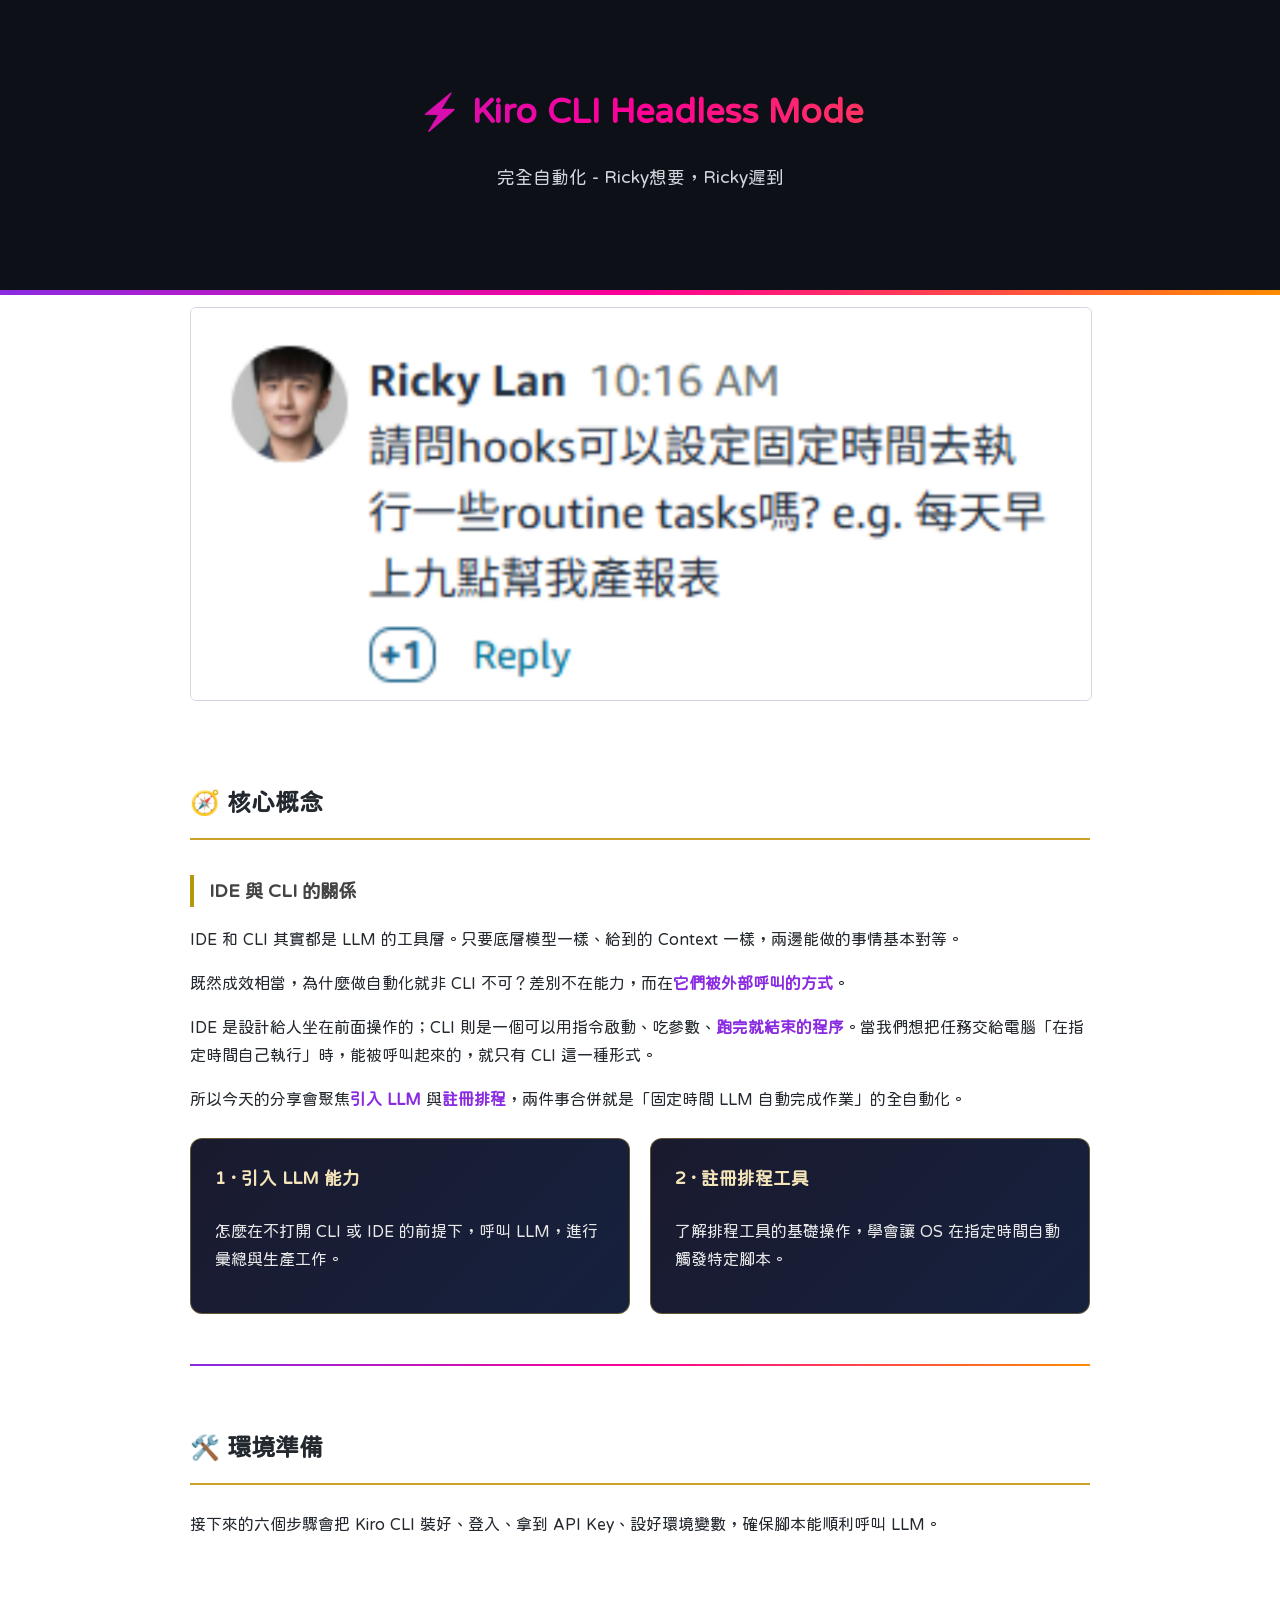
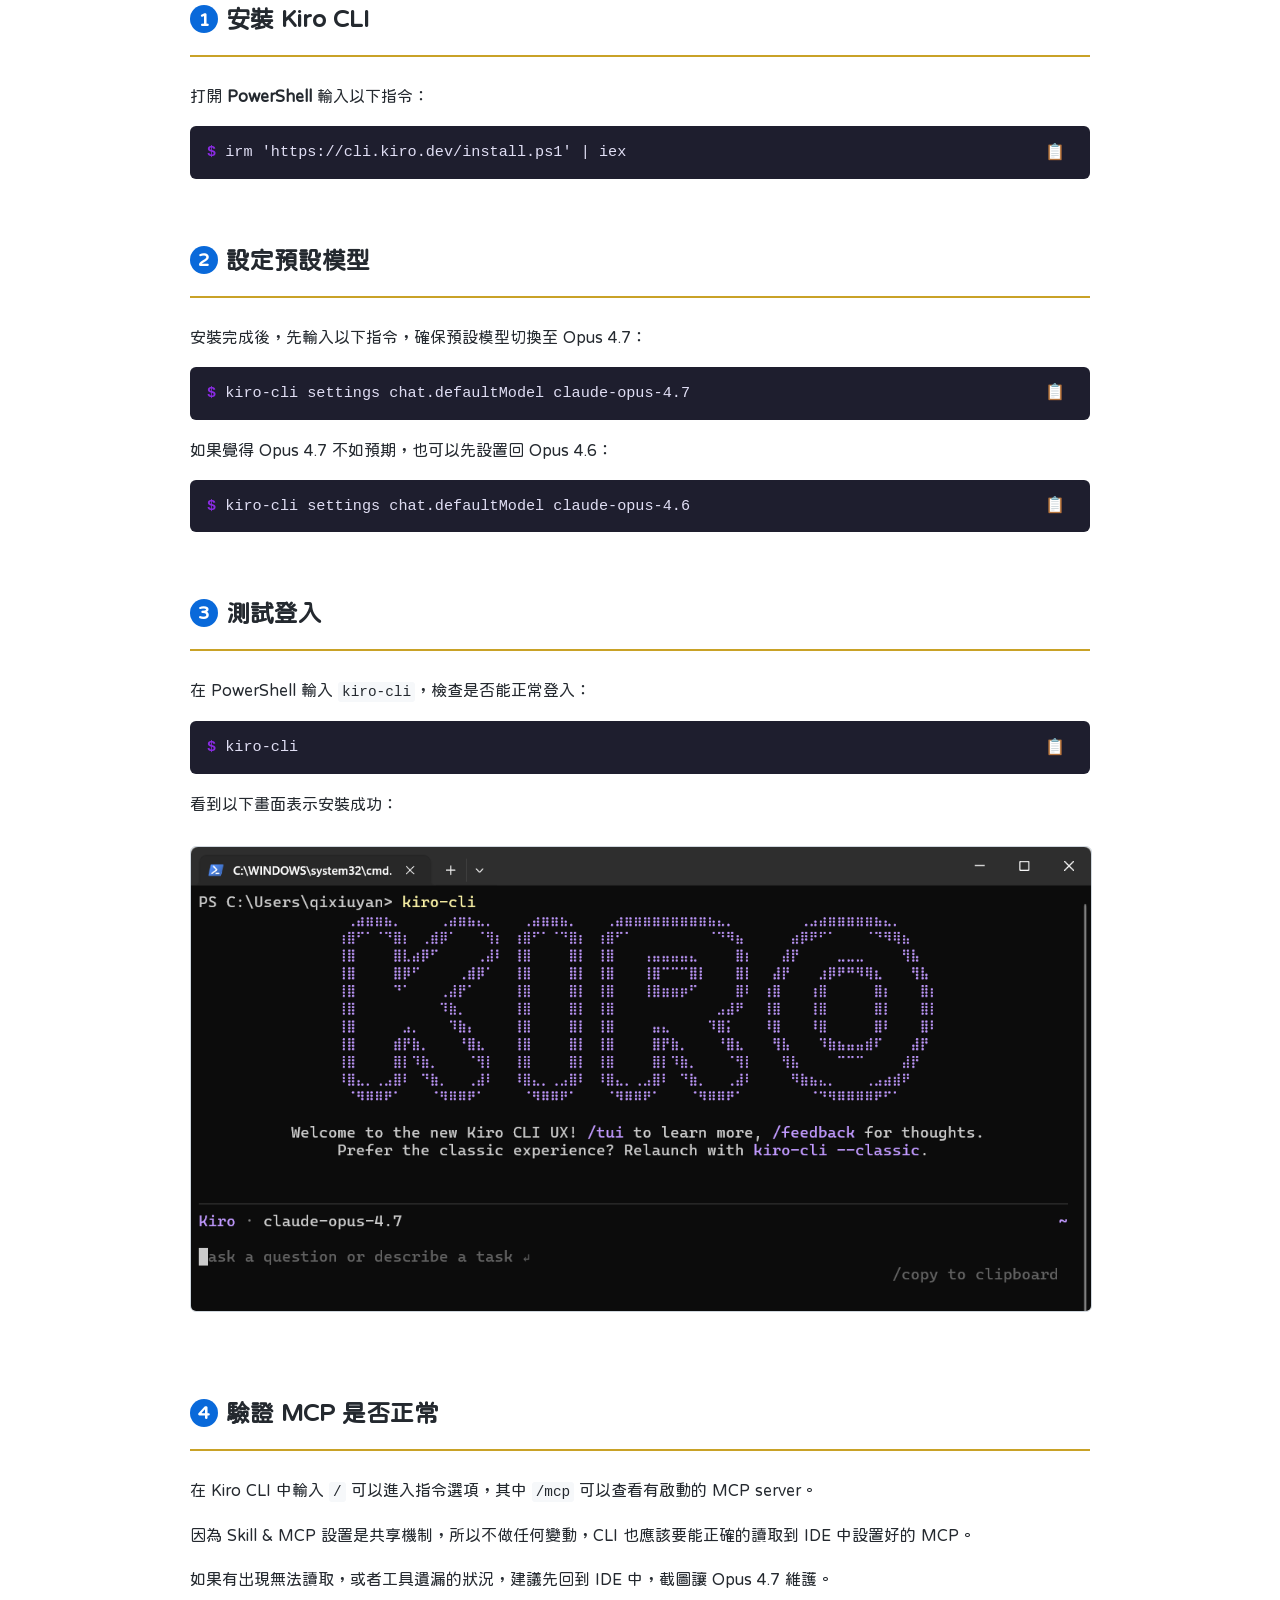
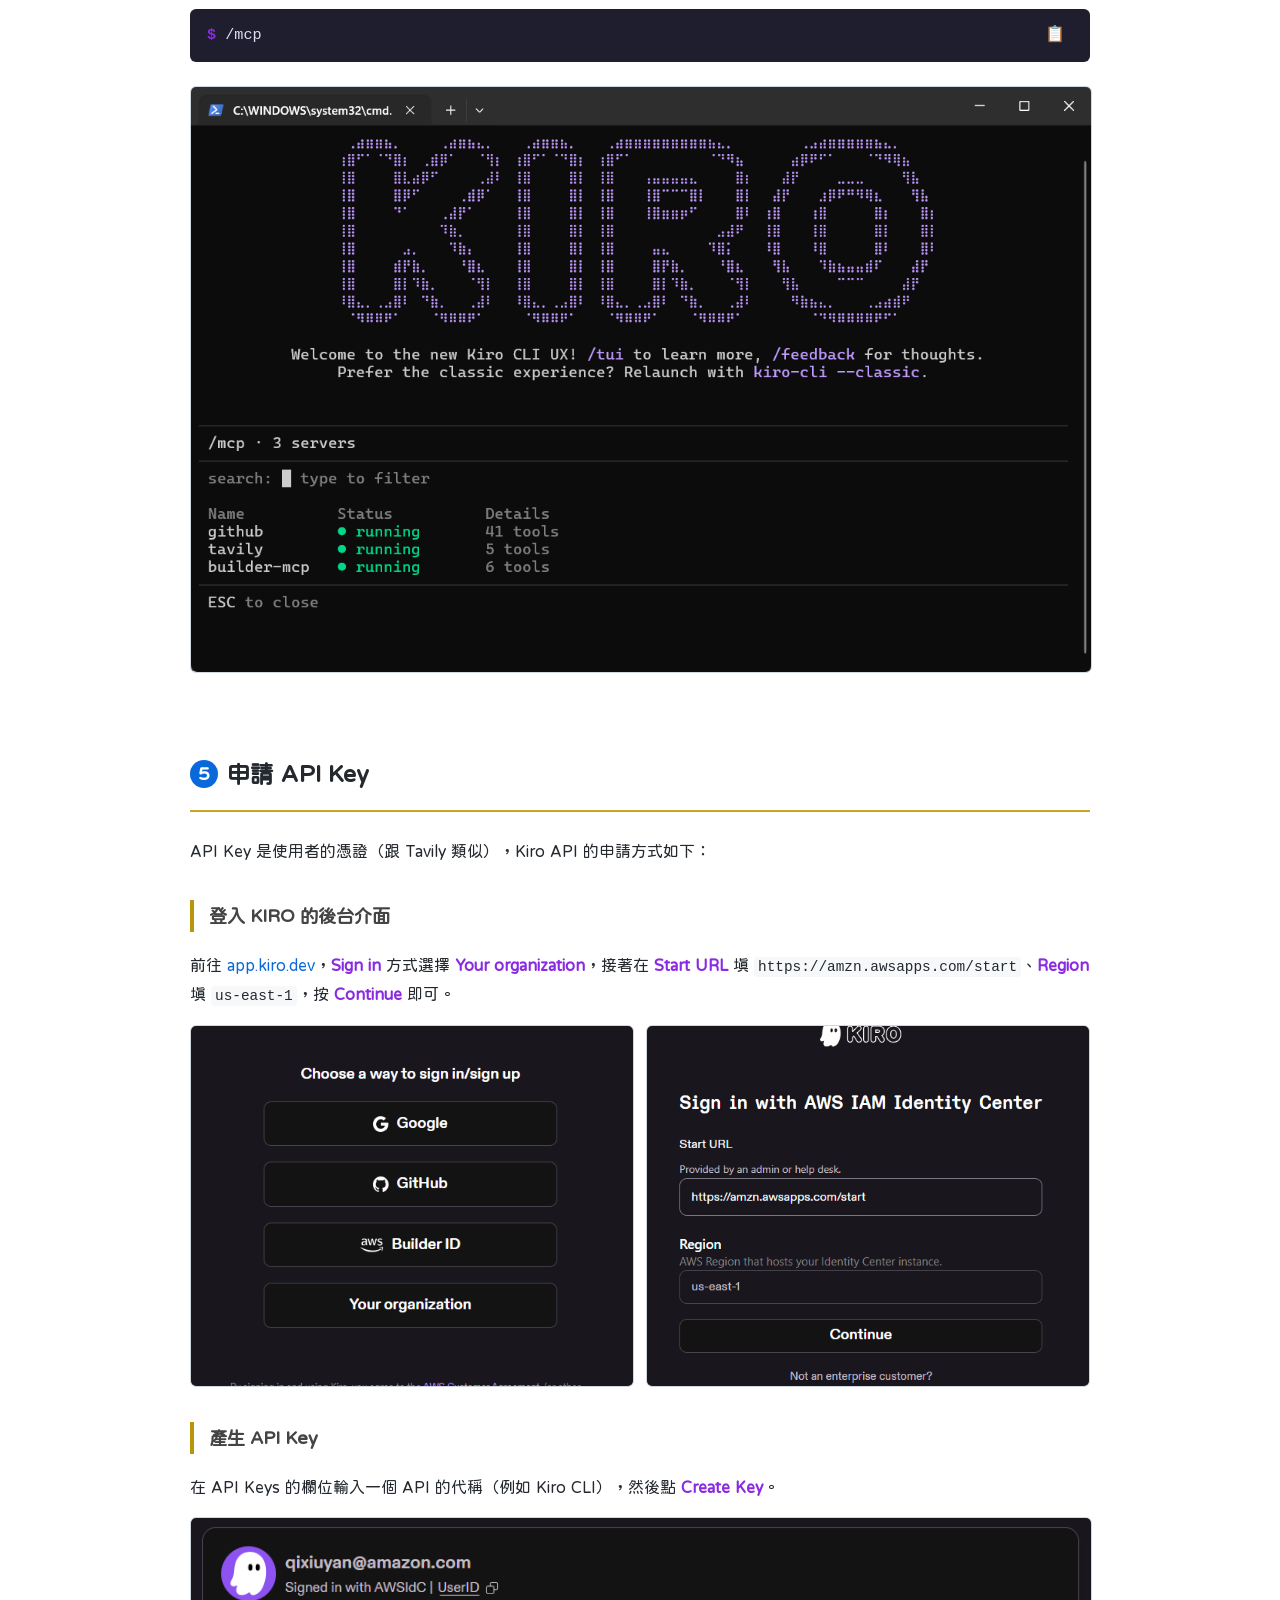
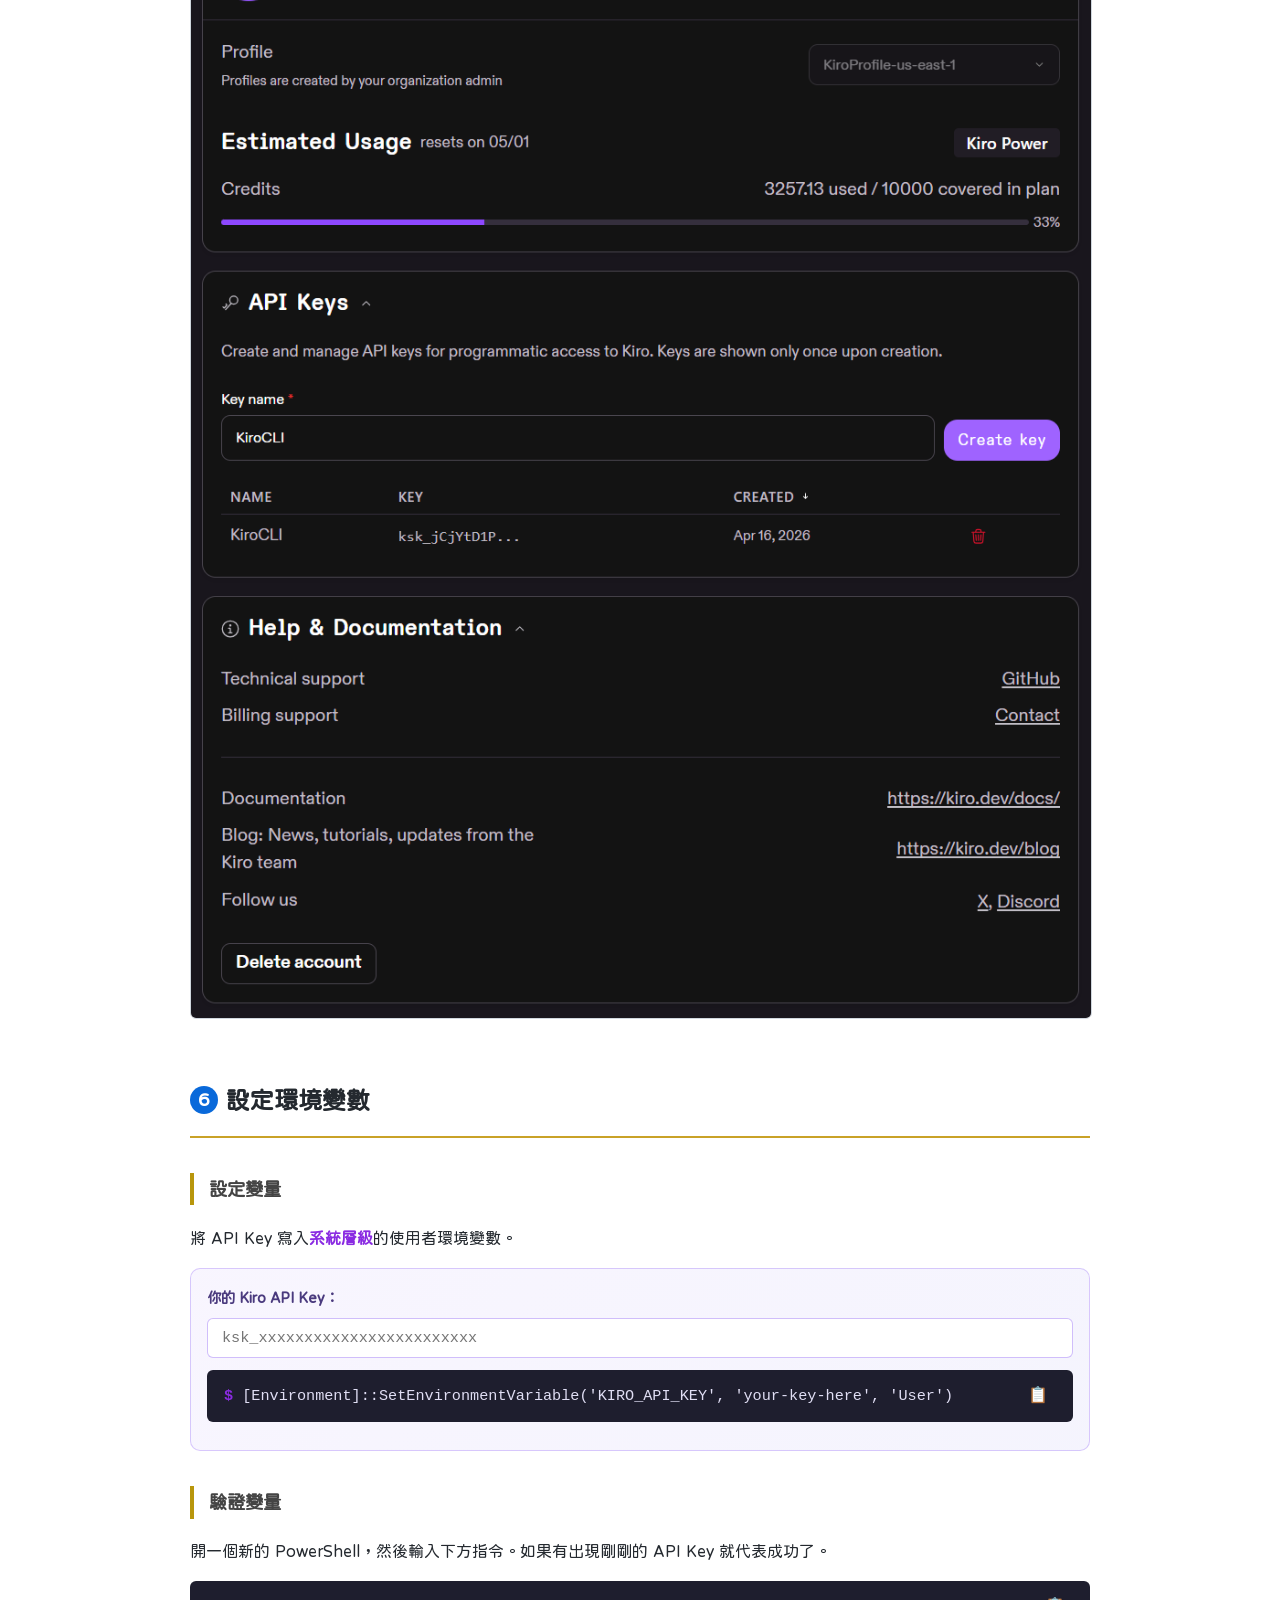
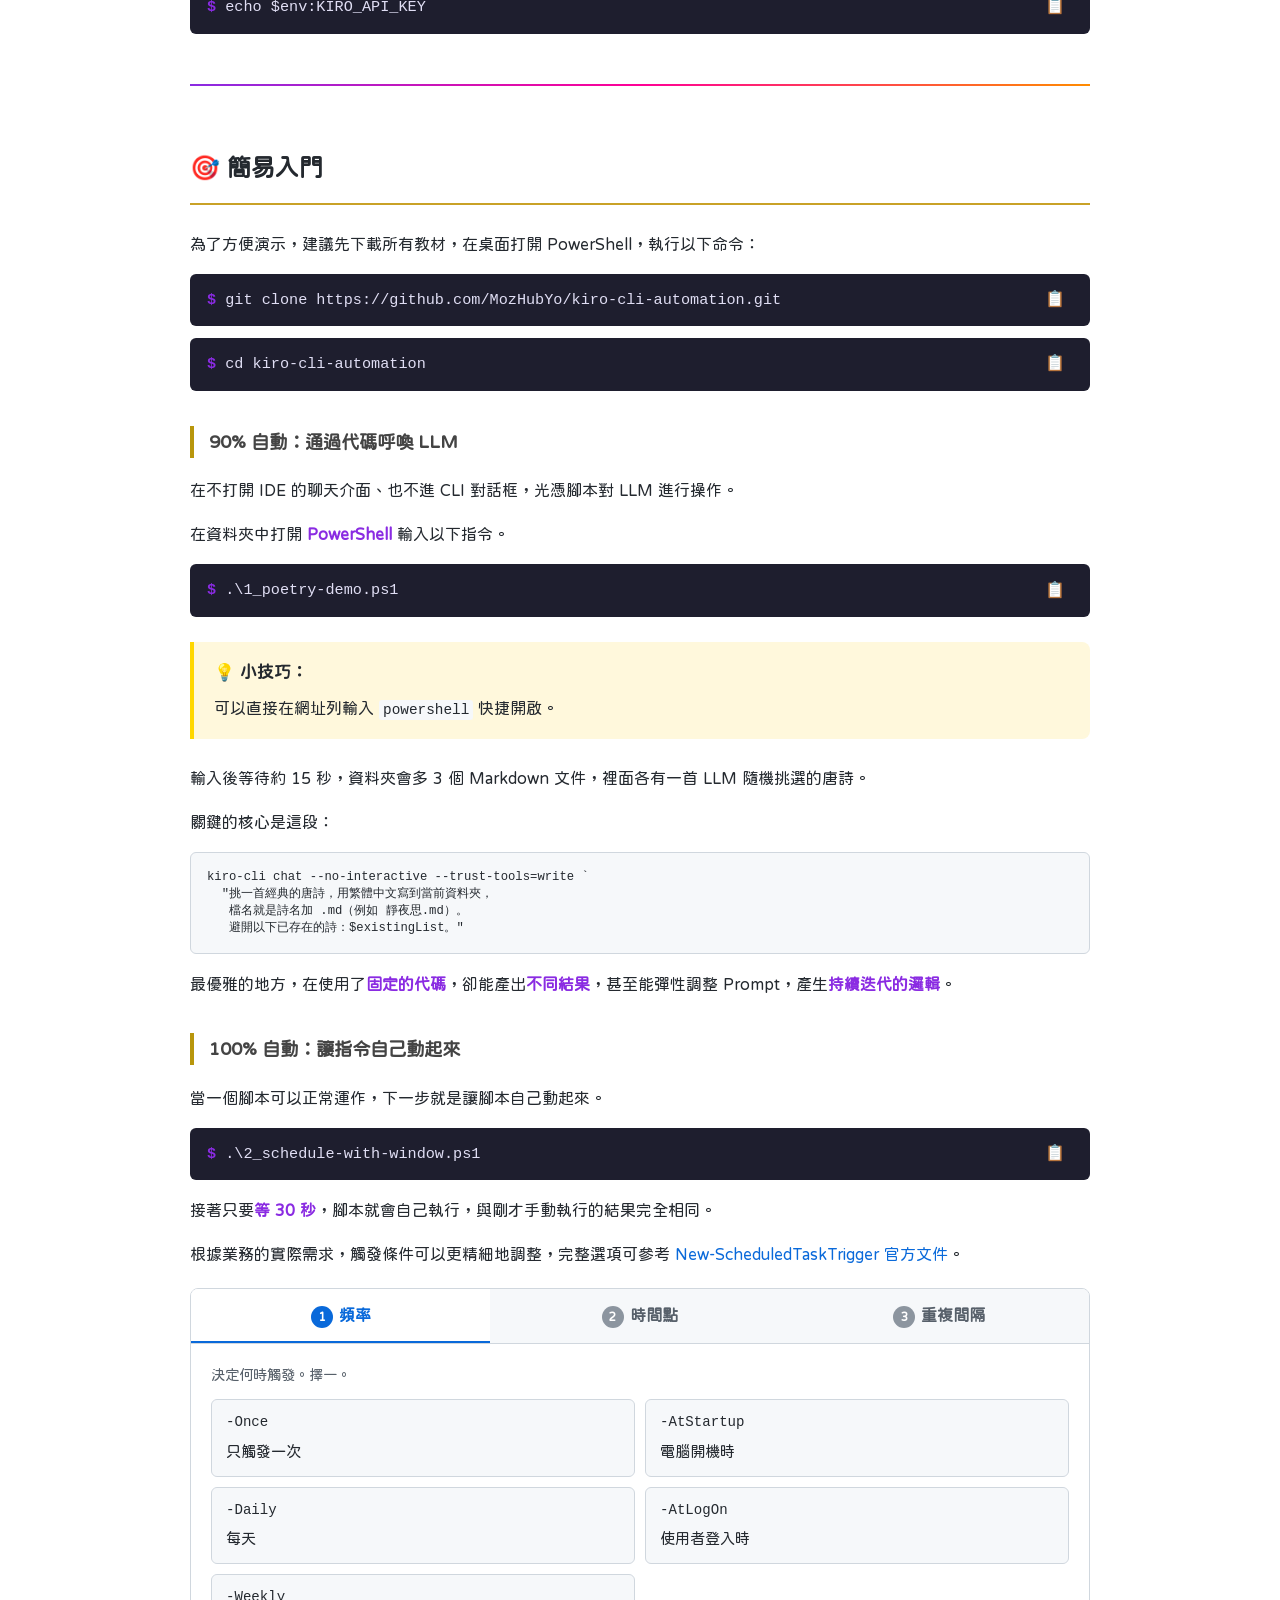
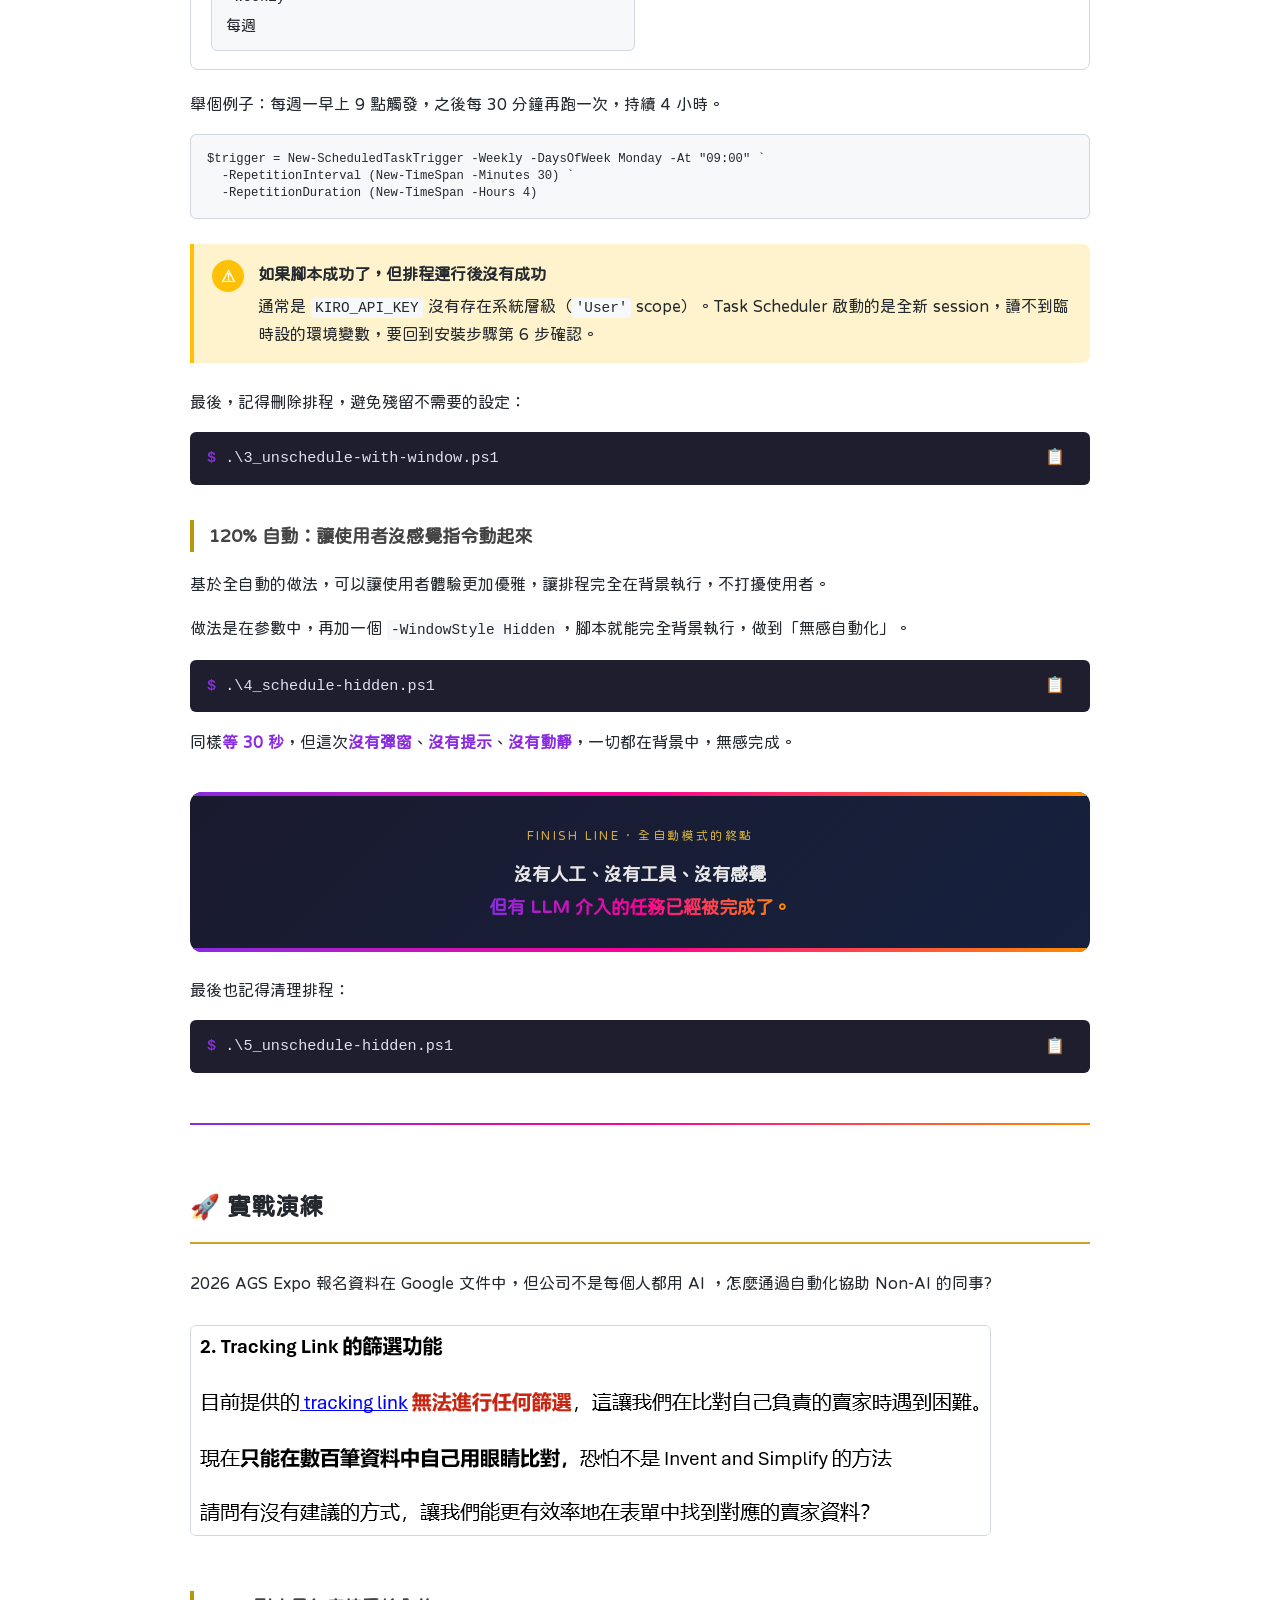
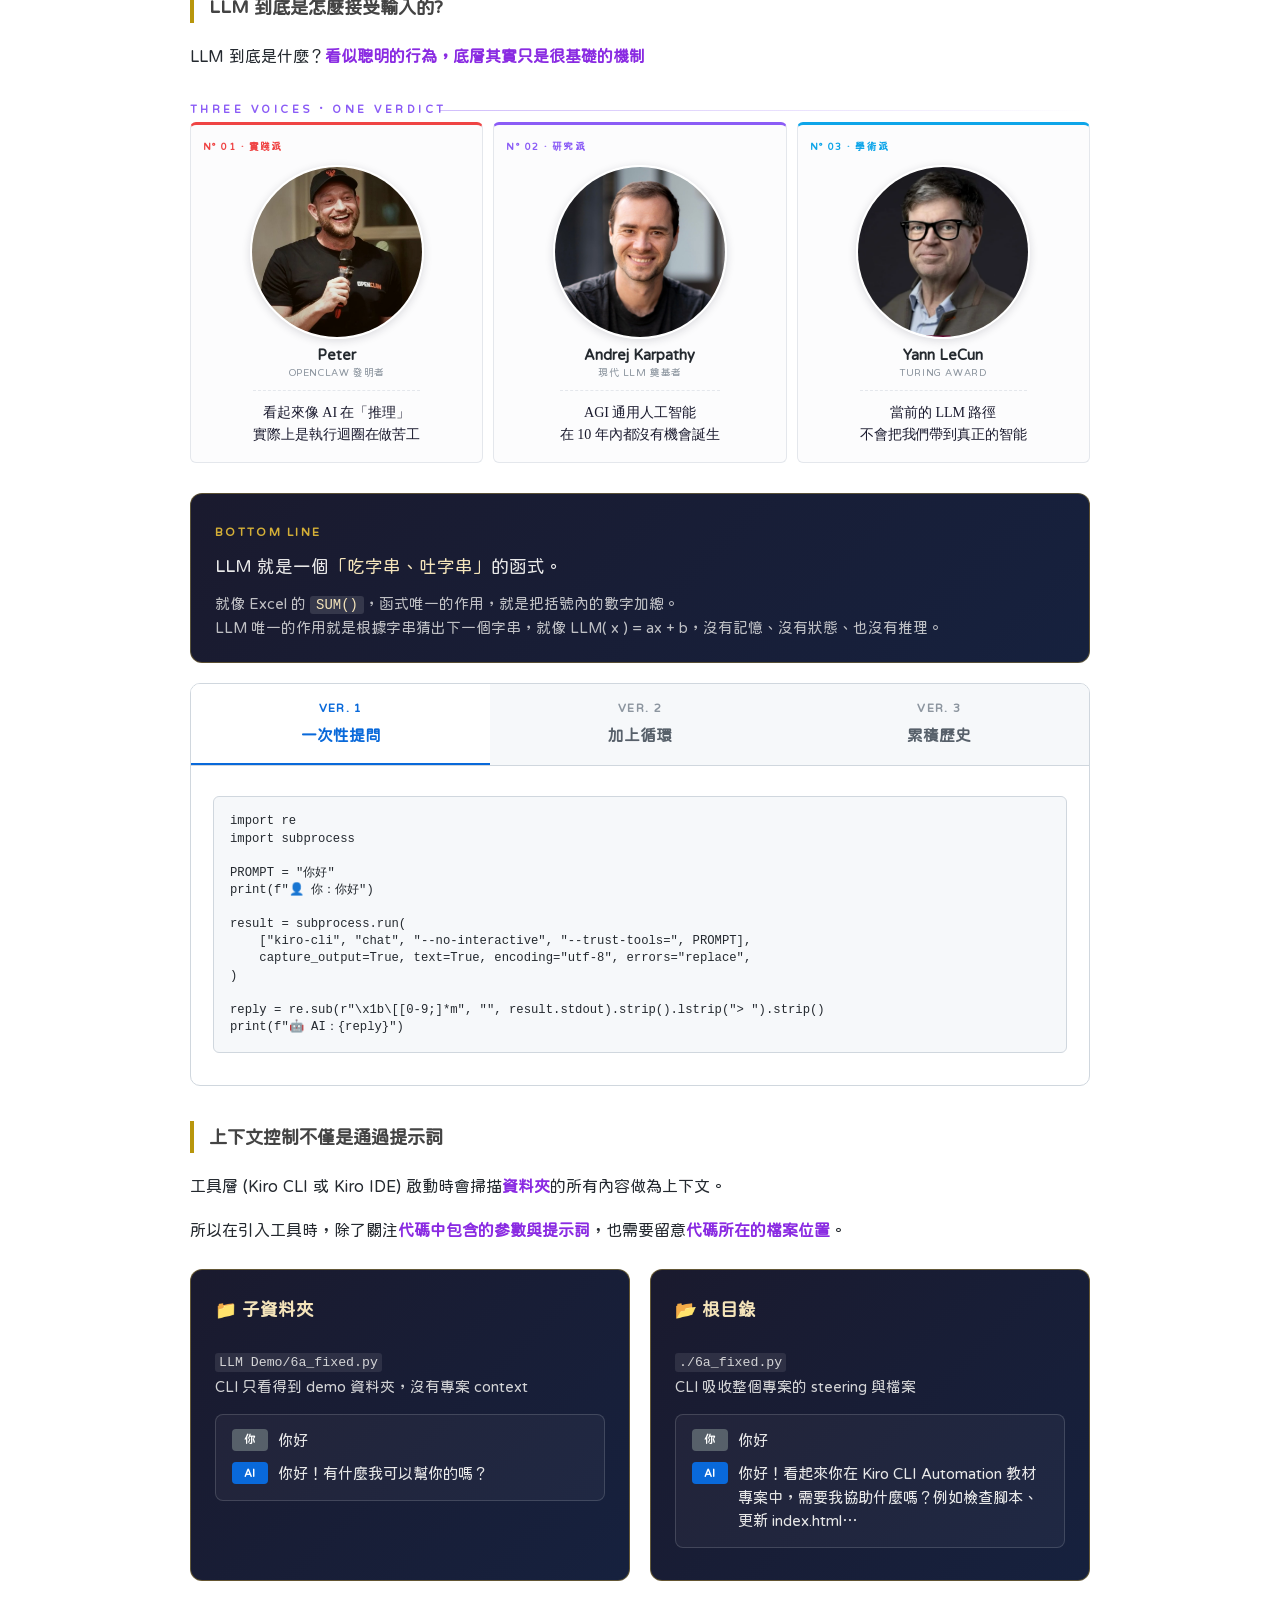
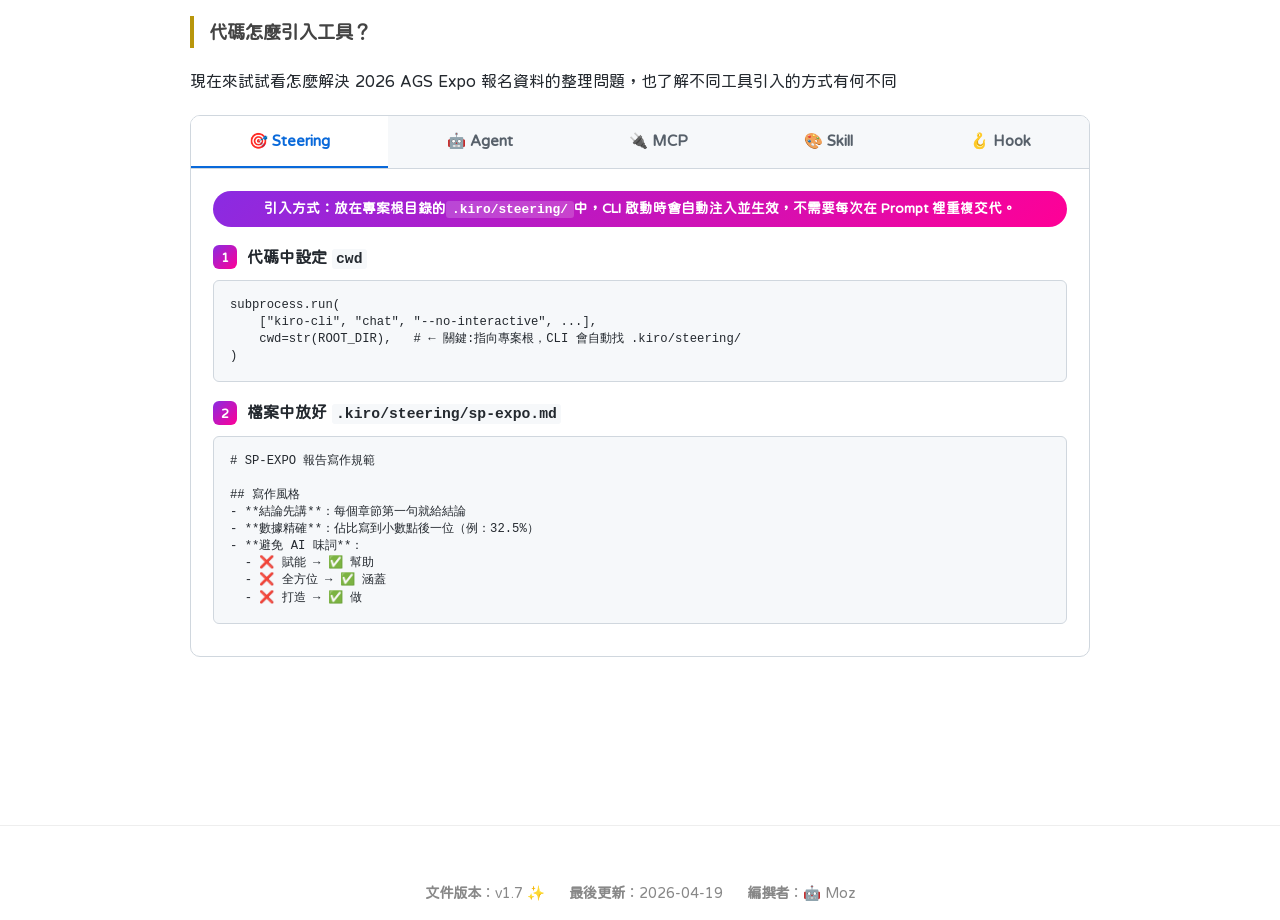
<file: kiro-cli/index.html>
<!DOCTYPE html>
<html lang="zh-Hant">
<head>
    <meta charset="UTF-8">
    <meta name="viewport" content="width=device-width, initial-scale=1.0">
    <title>Kiro CLI Headless Mode — 完整操作指南</title>
    <link rel="preconnect" href="https://fonts.googleapis.com">
    <link rel="preconnect" href="https://fonts.gstatic.com" crossorigin>
    <link href="https://fonts.googleapis.com/css2?family=Huninn&display=swap" rel="stylesheet">
    <link rel="stylesheet" href="../shared.css">
    <style>
        /* kiro-cli 獨有樣式（通用樣式在 ../shared.css） */

        /* Warning box inline 變體：icon 在左、內容在右 */
        .warning-box--inline {
            display: flex;
            gap: 14px;
            align-items: flex-start;
            padding: 16px 18px;
        }
        .warning-box__icon {
            flex-shrink: 0;
            display: inline-flex;
            align-items: center;
            justify-content: center;
            width: 32px;
            height: 32px;
            border-radius: 50%;
            background: var(--warning-border);
            color: #fff;
            font-weight: bold;
            font-size: 1em;
            line-height: 1;
        }
        .warning-box__body strong {
            display: block;
            font-size: 1.02em;
            margin-bottom: 4px;
        }
        .warning-box__body p {
            margin: 0;
            line-height: 1.65;
        }

        /* 黑金架構圖 */
        .architecture-diagram {
            background: var(--diagram-bg);
            border: 2px solid var(--gold-primary);
            border-radius: 12px;
            padding: 30px 20px;
            margin: 25px 0;
            color: var(--text-on-dark);
        }

        .architecture-diagram .diagram-title {
            text-align: center;
            color: var(--gold-primary);
            font-size: 1.2em;
            font-weight: bold;
            margin-bottom: 20px;
            border-bottom: 1px solid var(--gold-border);
            padding-bottom: 10px;
        }

        .diagram-box {
            background: linear-gradient(135deg, #2a2a4a 0%, #1a1a2e 100%);
            border: 1px solid var(--gold-primary);
            border-radius: 8px;
            padding: 12px 18px;
            text-align: center;
            color: var(--gold-light);
            font-weight: bold;
        }

        .diagram-flow {
            display: flex;
            align-items: center;
            justify-content: center;
            gap: 12px;
            flex-wrap: wrap;
            margin: 15px 0;
        }

        .diagram-arrow {
            color: var(--gold-primary);
            font-size: 1.4em;
        }

        /* Bento Grid 卡片 - 黑金配色 */
        .recap-card {
            background: linear-gradient(135deg, #1a1a2e 0%, #16213e 100%);
            border: 1px solid rgba(212, 175, 55, 0.4);
            border-radius: 12px;
            padding: 24px;
            color: var(--text-on-dark);
            transition: transform 0.2s ease, box-shadow 0.2s ease;
        }

        .recap-card:hover {
            transform: scale(1.02);
            box-shadow: 0 8px 24px rgba(212, 175, 55, 0.15);
            border-color: var(--gold-primary);
        }

        .recap-card h4 {
            color: var(--gold-light);
            margin-top: 0;
        }

        .recap-card p, .recap-card code {
            color: var(--text-on-dark);
        }

        .recap-card code {
            background-color: rgba(255,255,255,0.1);
        }

        .recap-grid {
            display: grid;
            grid-template-columns: repeat(3, 1fr);
            gap: 20px;
            margin: 25px 0;
        }

        .recap-grid.two-col {
            grid-template-columns: repeat(2, 1fr);
        }

        @media (max-width: 768px) {
            .recap-grid {
                grid-template-columns: 1fr;
            }
        }

        @media (prefers-reduced-motion: reduce) {
            .recap-card {
                transition: none;
            }
            .recap-card:hover {
                transform: none;
            }
        }

        /* 控制方式表格 */
        .control-table {
            width: 100%;
            border-collapse: collapse;
            margin: 20px 0;
        }
        .control-table th,
        .control-table td {
            border: 1px solid var(--border-light);
            padding: 10px 14px;
            text-align: left;
        }
        .control-table th {
            background-color: var(--code-bg-light);
            font-weight: bold;
        }

        /* 選項積木（三維度觸發器 / tab 版） */
        .option-tabs {
            margin: 20px 0;
            border: 1px solid var(--border-light);
            border-radius: 8px;
            background-color: var(--bg-light);
            overflow: hidden;
        }
        .option-tabs input[type="radio"] {
            position: absolute;
            opacity: 0;
            pointer-events: none;
        }
        .option-tabs-nav {
            display: flex;
            background-color: var(--code-bg-light);
            border-bottom: 1px solid var(--border-light);
        }
        .option-tab-label {
            flex: 1;
            padding: 12px 16px;
            text-align: center;
            cursor: pointer;
            font-weight: 600;
            color: #57606a;
            border-bottom: 2px solid transparent;
            transition: color 0.2s ease, border-color 0.2s ease, background-color 0.2s ease;
            user-select: none;
        }
        .option-tab-label:hover {
            color: var(--link-light);
            background-color: rgba(9, 105, 218, 0.04);
        }
        .option-tab-label .step-badge {
            width: 22px;
            height: 22px;
            font-size: 0.75em;
            background: #8c959f;
            margin-right: 6px;
        }
        .option-tab-panel {
            display: none;
            padding: 18px 20px;
        }
        .option-tab-panel .option-group-hint {
            color: #57606a;
            font-size: 0.9em;
            margin: 0 0 12px 0;
        }
        .option-tab-panel .option-grid {
            display: grid;
            grid-template-columns: 1fr;
            gap: 10px;
        }
        .option-tab-panel .option-grid.two-col {
            grid-template-columns: repeat(2, 1fr);
        }
        .option-tab-panel .option-grid.two-col .option-card {
            grid-template-columns: 1fr;
            gap: 4px;
            align-items: start;
        }
        .option-tab-panel .option-card {
            display: grid;
            grid-template-columns: minmax(200px, auto) 1fr;
            gap: 16px;
            align-items: start;
            padding: 10px 14px;
            background-color: var(--code-bg-light);
            border: 1px solid var(--border-light);
            border-radius: 6px;
            transition: border-color 0.2s ease, box-shadow 0.2s ease;
        }
        .option-tab-panel .option-card:hover {
            border-color: var(--link-light);
            box-shadow: 0 2px 6px rgba(9, 105, 218, 0.1);
        }
        .option-tab-panel .option-card .option-code {
            font-family: "SF Mono", "Consolas", "Liberation Mono", Menlo, Courier, monospace;
            font-size: 0.88em;
            color: var(--text-light);
            background: none;
            padding: 0;
            white-space: nowrap;
            overflow-x: auto;
        }
        .option-tab-panel .option-card .option-desc {
            color: var(--text-light);
            font-size: 0.95em;
        }
        .option-tab-panel .option-card .option-desc-list {
            margin: 0;
            padding-left: 0;
            list-style: none;
        }
        .option-tab-panel .option-card .option-desc-list li {
            padding: 2px 0;
        }
        .option-tab-panel .option-card .option-desc-list li + li {
            border-top: 1px dashed var(--border-light);
            margin-top: 4px;
            padding-top: 6px;
        }
        .option-tab-panel .option-card .option-desc-list code {
            background: none;
            padding: 0;
            font-size: 0.88em;
        }
        /* radio checked → 對應 label 高亮 + 對應 panel 顯示 */
        #opt-tab-1:checked ~ .option-tabs-nav label[for="opt-tab-1"],
        #opt-tab-2:checked ~ .option-tabs-nav label[for="opt-tab-2"],
        #opt-tab-3:checked ~ .option-tabs-nav label[for="opt-tab-3"] {
            color: var(--link-light);
            background-color: var(--bg-light);
            border-bottom-color: var(--link-light);
        }
        #opt-tab-1:checked ~ .option-tabs-nav label[for="opt-tab-1"] .step-badge,
        #opt-tab-2:checked ~ .option-tabs-nav label[for="opt-tab-2"] .step-badge,
        #opt-tab-3:checked ~ .option-tabs-nav label[for="opt-tab-3"] .step-badge {
            background: var(--link-light);
        }
        #opt-tab-1:checked ~ #opt-panel-1,
        #opt-tab-2:checked ~ #opt-panel-2,
        #opt-tab-3:checked ~ #opt-panel-3 {
            display: block;
        }
        /* 鍵盤焦點可見 */
        #opt-tab-1:focus-visible ~ .option-tabs-nav label[for="opt-tab-1"],
        #opt-tab-2:focus-visible ~ .option-tabs-nav label[for="opt-tab-2"],
        #opt-tab-3:focus-visible ~ .option-tabs-nav label[for="opt-tab-3"] {
            outline: 2px solid var(--link-light);
            outline-offset: -2px;
        }
        @media (max-width: 640px) {
            .option-tab-label {
                padding: 10px 8px;
                font-size: 0.92em;
            }
            .option-tab-panel .option-grid.two-col {
                grid-template-columns: 1fr;
            }
            .option-tab-panel .option-card {
                grid-template-columns: 1fr;
                gap: 4px;
            }
            .option-tab-panel .option-card .option-code {
                white-space: normal;
                word-break: break-word;
            }
        }
        @media (prefers-reduced-motion: reduce) {
            .option-tab-label,
            .option-tab-panel .option-card {
                transition: none;
            }
        }

        /* ─── 工具引入方式 Tab（Steering / Agent / MCP / Skill / Hook 五頁切換） ─── */
        .tool-tabs {
            margin: 20px 0 28px;
            border: 1px solid var(--border-light);
            border-radius: 10px;
            background-color: var(--bg-light);
            overflow: hidden;
        }
        .tool-tabs input[type="radio"] {
            position: absolute;
            opacity: 0;
            pointer-events: none;
        }
        .tool-tabs-nav {
            display: flex;
            background-color: var(--code-bg-light);
            border-bottom: 1px solid var(--border-light);
            flex-wrap: wrap;
        }
        .tool-tab-label {
            flex: 1 1 auto;
            min-width: 110px;
            padding: 12px 10px;
            text-align: center;
            cursor: pointer;
            font-weight: 600;
            color: #57606a;
            font-size: 0.95em;
            border-bottom: 2px solid transparent;
            transition: color 0.2s ease, border-color 0.2s ease, background-color 0.2s ease;
            user-select: none;
        }
        .tool-tab-label:hover {
            color: var(--link-light);
            background-color: rgba(9, 105, 218, 0.04);
        }
        .tool-tab-panel {
            display: none;
            padding: 22px 22px 18px;
        }
        .tool-tab-panel > p {
            margin: 10px 0;
            line-height: 1.7;
        }
        .tool-tab-panel pre {
            margin: 8px 0 14px;
        }
        .tool-badge {
            display: block;
            padding: 5px 12px;
            margin-bottom: 14px;
            font-size: 0.85em;
            font-weight: 600;
            color: #fff;
            background: linear-gradient(135deg, #8a2be2 0%, #ff0096 100%);
            border-radius: 999px;
            text-align: center;
        }
        .tool-badge code {
            background: rgba(255, 255, 255, 0.18);
            color: #fff;
            padding: 1px 6px;
            border-radius: 3px;
            font-size: 0.95em;
        }
        /* radio checked → 對應 label 高亮 + 對應 panel 顯示 */
        #tool-tab-1:checked ~ .tool-tabs-nav label[for="tool-tab-1"],
        #tool-tab-2:checked ~ .tool-tabs-nav label[for="tool-tab-2"],
        #tool-tab-3:checked ~ .tool-tabs-nav label[for="tool-tab-3"],
        #tool-tab-4:checked ~ .tool-tabs-nav label[for="tool-tab-4"],
        #tool-tab-5:checked ~ .tool-tabs-nav label[for="tool-tab-5"] {
            color: var(--link-light);
            background-color: var(--bg-light);
            border-bottom-color: var(--link-light);
        }
        #tool-tab-1:checked ~ #tool-panel-1,
        #tool-tab-2:checked ~ #tool-panel-2,
        #tool-tab-3:checked ~ #tool-panel-3,
        #tool-tab-4:checked ~ #tool-panel-4,
        #tool-tab-5:checked ~ #tool-panel-5 {
            display: block;
        }
        /* 鍵盤焦點可見 */
        #tool-tab-1:focus-visible ~ .tool-tabs-nav label[for="tool-tab-1"],
        #tool-tab-2:focus-visible ~ .tool-tabs-nav label[for="tool-tab-2"],
        #tool-tab-3:focus-visible ~ .tool-tabs-nav label[for="tool-tab-3"],
        #tool-tab-4:focus-visible ~ .tool-tabs-nav label[for="tool-tab-4"],
        #tool-tab-5:focus-visible ~ .tool-tabs-nav label[for="tool-tab-5"] {
            outline: 2px solid var(--link-light);
            outline-offset: -2px;
        }
        @media (max-width: 640px) {
            .tool-tab-label {
                padding: 10px 6px;
                font-size: 0.88em;
                min-width: 0;
            }
            .tool-tab-panel {
                padding: 18px 14px 14px;
            }
        }
        @media (prefers-reduced-motion: reduce) {
            .tool-tab-label {
                transition: none;
            }
        }

        /* Tab 內部的「小節標題」— 取代醜醜的 ①② 圈圈字 */
        .tool-step {
            display: flex;
            align-items: center;
            gap: 10px;
            margin: 18px 0 10px;
            font-weight: 600;
            font-size: 1em;
            color: var(--text-light);
        }
        .tool-step:first-child {
            margin-top: 4px;
        }
        .tool-step-num {
            flex-shrink: 0;
            display: inline-flex;
            align-items: center;
            justify-content: center;
            width: 24px;
            height: 24px;
            border-radius: 6px;
            background: linear-gradient(135deg, #8a2be2 0%, #ff0096 100%);
            color: #fff;
            font-size: 0.8em;
            font-weight: 700;
            letter-spacing: 0;
        }
        .tool-step-text {
            line-height: 1.5;
        }
        .tool-step-text code {
            font-size: 0.92em;
        }

        /* ─── 名人引用卡（Peter / Karpathy / LeCun） ─── */
        /* 水平三欄，不突破 main，緊湊 padding */
        .quote-strip {
            display: grid;
            grid-template-columns: repeat(3, 1fr);
            gap: 10px;
            margin: 30px 0 30px;
            position: relative;
            padding-top: 22px;
        }
        .quote-strip::before {
            content: "THREE VOICES · ONE VERDICT";
            position: absolute;
            top: 0;
            left: 0;
            font-size: 0.68em;
            letter-spacing: 0.32em;
            font-weight: 700;
            color: #8b5cf6;
            white-space: nowrap;
        }
        .quote-strip::after {
            content: "";
            position: absolute;
            top: 10px;
            left: 250px;
            right: 0;
            height: 1px;
            background: linear-gradient(90deg, #8b5cf6 0%, transparent 100%);
            opacity: 0.4;
        }
        .quote-card {
            position: relative;
            background: #fcfcfd;
            border: 1px solid #e4e7ec;
            border-top: 3px solid #1a1a2e;
            border-radius: 6px;
            padding: 14px 12px 16px;
            margin: 0;
            display: flex;
            flex-direction: column;
            align-items: center;
            text-align: center;
            min-width: 0;
            transition: transform 0.25s ease, box-shadow 0.25s ease, border-top-color 0.25s ease;
        }
        .quote-card:nth-child(1) { border-top-color: #ef4444; }
        .quote-card:nth-child(2) { border-top-color: #8b5cf6; }
        .quote-card:nth-child(3) { border-top-color: #0ea5e9; }
        /* 編號標籤 */
        .quote-card::before {
            display: block;
            font-size: 0.6em;
            font-weight: 700;
            letter-spacing: 0.15em;
            margin-bottom: 10px;
            align-self: flex-start;
        }
        .quote-card:nth-child(1)::before { content: "N° 01 · 實踐派"; color: #ef4444; }
        .quote-card:nth-child(2)::before { content: "N° 02 · 研究派"; color: #8b5cf6; }
        .quote-card:nth-child(3)::before { content: "N° 03 · 學術派"; color: #0ea5e9; }
        /* 裝飾引號 — 隱藏以節省空間 */
        .quote-card::after { display: none; }
        /* 頭像 */
        .quote-avatar {
            width: 170px;
            height: 170px;
            border-radius: 50%;
            object-fit: cover;
            border: 2px solid #fff;
            box-shadow: 0 2px 8px rgba(26, 26, 46, 0.15);
            background: #eef0f4;
            filter: grayscale(0.1) contrast(1.03);
            flex-shrink: 0;
            margin-bottom: 6px;
        }
        .quote-name {
            font-size: 0.92em;
            font-weight: 700;
            color: var(--text-light);
            margin: 0;
            line-height: 1.3;
        }
        .quote-role {
            font-size: 0.62em;
            color: #8c959f;
            margin: 2px 0 0;
            text-transform: uppercase;
            letter-spacing: 0.06em;
            line-height: 1.35;
        }
        .quote-text {
            font-family: Georgia, "Times New Roman", "PingFang TC", "Noto Serif TC", serif;
            font-size: 0.88em;
            line-height: 1.6;
            color: #1a1a2e;
            margin: 10px 0 0;
            padding-top: 10px;
            border-top: 1px dashed #e4e7ec;
            font-style: normal;
            font-weight: 500;
            letter-spacing: -0.005em;
            flex-grow: 1;
        }
        .quote-text::before,
        .quote-text::after { content: none; }

        @media (max-width: 640px) {
            .quote-strip {
                grid-template-columns: 1fr;
                gap: 10px;
            }
            .quote-strip::after { display: none; }
            .quote-card {
                flex-direction: row;
                flex-wrap: wrap;
                align-items: center;
                text-align: left;
                padding: 12px 14px;
                gap: 0 12px;
            }
            .quote-card::before {
                width: 100%;
                margin-bottom: 8px;
            }
            .quote-avatar {
                margin-bottom: 0;
            }
            .quote-name, .quote-role {
                text-align: left;
            }
            .quote-text {
                width: 100%;
                margin-top: 10px;
            }
        }

        /* ─── 本質類比卡（LLM = SUM() 函數） ─── */
        .llm-analogy {
            margin: 22px 0 10px;
            padding: 22px 24px;
            background: linear-gradient(135deg, #1a1a2e 0%, #16213e 100%);
            border: 1px solid rgba(212, 175, 55, 0.35);
            border-radius: 12px;
            color: var(--text-on-dark);
        }
        .llm-analogy .analogy-label {
            display: inline-block;
            font-size: 0.72em;
            letter-spacing: 0.2em;
            text-transform: uppercase;
            color: var(--gold-primary);
            margin-bottom: 10px;
            font-weight: 700;
        }
        .llm-analogy .analogy-main {
            font-size: 1.1em;
            line-height: 1.7;
            margin: 0 0 10px;
            font-weight: 500;
        }
        .llm-analogy .analogy-main em {
            font-style: normal;
            color: var(--gold-light);
        }
        .llm-analogy .analogy-sub {
            font-size: 0.92em;
            line-height: 1.6;
            margin: 0;
            color: rgba(232, 232, 232, 0.8);
        }
        .llm-analogy .analogy-sub code {
            background: rgba(255, 255, 255, 0.12);
            color: var(--gold-light);
            padding: 1px 6px;
            border-radius: 3px;
            font-size: 0.95em;
        }

        /* ─── 無狀態互動練習：Stateless Tabs（Step 0 / 1 / 2） ─── */
        .stateless-tabs {
            margin: 20px 0 28px;
            border: 1px solid var(--border-light);
            border-radius: 10px;
            background-color: var(--bg-light);
            overflow: hidden;
        }
        .stateless-tabs input[type="radio"] {
            position: absolute;
            opacity: 0;
            pointer-events: none;
        }
        .stateless-tabs-nav {
            display: flex;
            background-color: var(--code-bg-light);
            border-bottom: 1px solid var(--border-light);
        }
        .stateless-tab-label {
            flex: 1 1 0;
            display: flex;
            flex-direction: column;
            align-items: center;
            gap: 4px;
            padding: 14px 10px;
            cursor: pointer;
            color: #57606a;
            border-bottom: 2px solid transparent;
            transition: color 0.2s ease, border-color 0.2s ease, background-color 0.2s ease;
            user-select: none;
        }
        .stateless-tab-label:hover {
            color: var(--link-light);
            background-color: rgba(9, 105, 218, 0.04);
        }
        .stateless-tab-label .ss-step {
            font-size: 0.72em;
            letter-spacing: 0.12em;
            text-transform: uppercase;
            font-weight: 700;
            color: #8c959f;
            transition: color 0.2s ease;
        }
        .stateless-tab-label .ss-title {
            font-size: 0.98em;
            font-weight: 600;
        }
        .stateless-tab-panel {
            display: none;
            padding: 22px 22px 18px;
        }
        .stateless-tab-panel > p {
            margin: 10px 0;
            line-height: 1.7;
        }
        .stateless-tab-panel pre {
            margin: 8px 0 14px;
        }
        /* radio checked → label / panel 狀態切換 */
        #ss-tab-1:checked ~ .stateless-tabs-nav label[for="ss-tab-1"],
        #ss-tab-2:checked ~ .stateless-tabs-nav label[for="ss-tab-2"],
        #ss-tab-3:checked ~ .stateless-tabs-nav label[for="ss-tab-3"] {
            color: var(--link-light);
            background-color: var(--bg-light);
            border-bottom-color: var(--link-light);
        }
        #ss-tab-1:checked ~ .stateless-tabs-nav label[for="ss-tab-1"] .ss-step,
        #ss-tab-2:checked ~ .stateless-tabs-nav label[for="ss-tab-2"] .ss-step,
        #ss-tab-3:checked ~ .stateless-tabs-nav label[for="ss-tab-3"] .ss-step {
            color: var(--link-light);
        }
        #ss-tab-1:checked ~ #ss-panel-1,
        #ss-tab-2:checked ~ #ss-panel-2,
        #ss-tab-3:checked ~ #ss-panel-3 {
            display: block;
        }
        #ss-tab-1:focus-visible ~ .stateless-tabs-nav label[for="ss-tab-1"],
        #ss-tab-2:focus-visible ~ .stateless-tabs-nav label[for="ss-tab-2"],
        #ss-tab-3:focus-visible ~ .stateless-tabs-nav label[for="ss-tab-3"] {
            outline: 2px solid var(--link-light);
            outline-offset: -2px;
        }

        /* 對話示範（右邊是你，左邊是 AI） */
        .ss-chat {
            background-color: #f6f8fa;
            border: 1px solid var(--border-light);
            border-radius: 8px;
            padding: 14px 16px;
            margin: 14px 0 8px;
            display: flex;
            flex-direction: column;
            gap: 10px;
        }
        .ss-chat-line {
            display: flex;
            align-items: flex-start;
            gap: 10px;
            font-size: 0.95em;
            line-height: 1.55;
        }
        .ss-chat-line .ss-role {
            flex-shrink: 0;
            display: inline-flex;
            align-items: center;
            justify-content: center;
            width: 36px;
            height: 22px;
            border-radius: 4px;
            font-size: 0.72em;
            font-weight: 700;
            letter-spacing: 0.04em;
            color: #fff;
        }
        .ss-chat-line.ss-user {
            color: #24292f;
        }
        .ss-chat-line.ss-user .ss-role {
            background: #57606a;
        }
        .ss-chat-line.ss-ai {
            color: #24292f;
        }
        .ss-chat-line.ss-ai .ss-role {
            background: #0969da;
        }
        /* AI 的「失敗回覆」— 紅邊提醒，用來標示無狀態的坑 */
        .ss-chat-line.ss-ai-fail {
            padding: 8px 12px;
            background: rgba(215, 58, 73, 0.08);
            border-left: 3px solid #d73a49;
            border-radius: 0 6px 6px 0;
        }
        .ss-chat-line.ss-ai-fail .ss-role {
            background: #d73a49;
        }
        /* AI 的「成功回覆」— 綠邊表示這次終於對了 */
        .ss-chat-line.ss-ai-win {
            padding: 8px 12px;
            background: rgba(46, 160, 67, 0.08);
            border-left: 3px solid #2ea043;
            border-radius: 0 6px 6px 0;
        }
        .ss-chat-line.ss-ai-win .ss-role {
            background: #2ea043;
        }
        .ss-chat-end {
            font-size: 0.85em;
            color: #8c959f;
            text-align: center;
            padding-top: 4px;
            border-top: 1px dashed var(--border-light);
            margin-top: 2px;
        }

        @media (max-width: 640px) {
            .stateless-tab-label {
                padding: 10px 6px;
                gap: 2px;
            }
            .stateless-tab-label .ss-step {
                font-size: 0.68em;
            }
            .stateless-tab-label .ss-title {
                font-size: 0.9em;
            }
            .stateless-tab-panel {
                padding: 18px 14px 14px;
            }
        }
        @media (prefers-reduced-motion: reduce) {
            .stateless-tab-label {
                transition: none;
            }
        }

        /* 終點線 Callout（章節收尾感） */
        .finale-callout {
            position: relative;
            margin: 36px 0 24px;
            padding: 28px 24px;
            text-align: center;
            background: linear-gradient(135deg, #1a1a2e 0%, #16213e 100%);
            color: var(--text-on-dark);
            border-radius: 12px;
            overflow: hidden;
        }
        .finale-callout::before,
        .finale-callout::after {
            content: "";
            position: absolute;
            left: 0;
            right: 0;
            height: 4px;
            background: var(--accent-grad);
        }
        .finale-callout::before { top: 0; }
        .finale-callout::after { bottom: 0; }
        .finale-callout .finale-label {
            display: inline-block;
            font-size: 0.75em;
            letter-spacing: 0.2em;
            color: var(--gold-primary);
            margin-bottom: 12px;
            text-transform: uppercase;
        }
        .finale-callout .finale-text {
            font-size: 1.15em;
            line-height: 1.8;
            font-weight: 600;
            margin: 0;
        }
        .finale-callout .finale-text em {
            font-style: normal;
            background: var(--accent-grad);
            -webkit-background-clip: text;
            -webkit-text-fill-color: transparent;
            background-clip: text;
        }

        /* 步驟編號 */
        .step-badge {
            display: inline-flex;
            align-items: center;
            justify-content: center;
            width: 28px;
            height: 28px;
            border-radius: 50%;
            background: var(--link-light);
            color: #fff;
            font-size: 0.8em;
            font-weight: bold;
            margin-right: 8px;
            flex-shrink: 0;
        }

        /* 分隔線 */
        .section-divider {
            border: none;
            border-top: 2px solid;
            border-image: var(--accent-grad) 1;
            margin: 50px 0;
        }

        /* 截圖佔位（使用者自行補圖） */
        .screenshot-placeholder {
            border: 2px dashed var(--border-light);
            border-radius: 8px;
            padding: 40px 20px;
            text-align: center;
            color: #888;
            font-size: 0.9em;
            margin: 20px 0;
            background-color: rgba(0, 0, 0, 0.02);
        }
        .screenshot-placeholder::before {
            content: "📷 ";
            font-size: 1.3em;
        }

        /* 操作步驟清單 */
        .gui-steps {
            background-color: var(--code-bg-light);
            border-left: 4px solid var(--gold-primary, #d4af37);
            padding: 16px 20px 16px 40px;
            border-radius: 6px;
            margin: 16px 0;
        }
        .gui-steps li {
            margin: 10px 0;
            line-height: 1.7;
        }

        /* 可複製的執行指令塊 */
        .copy-cmd {
            display: flex;
            align-items: center;
            justify-content: space-between;
            gap: 12px;
            background-color: #1e1e2e;
            color: #e0def4;
            font-family: 'Courier New', 'Consolas', monospace;
            padding: 12px 16px;
            border-radius: 6px;
            margin: 12px 0;
            cursor: pointer;
            border: 1px solid transparent;
            transition: background-color 0.15s ease, border-color 0.15s ease;
            user-select: none;
        }
        .copy-cmd:hover {
            border-color: #8a2be2;
            background-color: #252538;
        }
        .copy-cmd:active {
            background-color: #1a1a28;
        }
        .copy-cmd .cmd-text {
            flex: 1;
            font-size: 0.95em;
            white-space: nowrap;
            overflow-x: auto;
        }
        .copy-cmd .cmd-text::-webkit-scrollbar {
            height: 4px;
        }
        .copy-cmd .cmd-text::before {
            content: "$ ";
            color: #8a2be2;
            font-weight: bold;
        }
        .copy-cmd .cmd-hint {
            font-size: 1em;
            color: #888;
            padding: 4px 8px;
            border-radius: 4px;
            flex-shrink: 0;
            transition: color 0.15s ease, background-color 0.15s ease;
            line-height: 1;
        }
        .copy-cmd:hover .cmd-hint {
            color: #c4a6f5;
            background-color: rgba(138, 43, 226, 0.15);
        }
        .copy-cmd.copied {
            border-color: #10b981;
        }
        .copy-cmd.copied .cmd-hint {
            color: #10b981;
            background-color: rgba(16, 185, 129, 0.15);
        }

        /* ─── API Key 輸入互動元件 ─── */
        .api-key-interactive {
            margin: 16px 0;
            padding: 16px;
            background: linear-gradient(135deg, rgba(139, 92, 246, 0.06) 0%, rgba(79, 70, 229, 0.06) 100%);
            border: 1px solid rgba(139, 92, 246, 0.3);
            border-radius: 10px;
        }
        .api-key-interactive label {
            display: block;
            font-size: 0.9em;
            font-weight: 600;
            color: #4a3a7e;
            margin-bottom: 8px;
        }
        .api-key-interactive input[type="text"],
        .api-key-interactive input[type="password"] {
            width: 100%;
            padding: 10px 14px;
            font-family: 'Courier New', 'Consolas', monospace;
            font-size: 0.95em;
            border: 1px solid rgba(139, 92, 246, 0.4);
            border-radius: 6px;
            background-color: #fff;
            color: #1a1a1a;
            box-sizing: border-box;
            transition: border-color 0.15s ease, box-shadow 0.15s ease;
        }
        .api-key-interactive input:focus {
            outline: none;
            border-color: #8a2be2;
            box-shadow: 0 0 0 3px rgba(138, 43, 226, 0.15);
        }
        .api-key-interactive .input-hint {
            font-size: 0.8em;
            color: #666;
            margin-top: 6px;
        }
        .api-key-interactive .copy-cmd {
            margin-top: 12px;
        }

        /* ─── 腳本資訊條（clone 後只需說明用途，不需下載連結） ─── */
        .script-label {
            display: flex;
            align-items: baseline;
            gap: 10px;
            margin: 14px 0 6px;
            padding: 10px 14px;
            background: linear-gradient(135deg, rgba(139, 92, 246, 0.06) 0%, rgba(79, 70, 229, 0.06) 100%);
            border-left: 3px solid rgba(139, 92, 246, 0.55);
            border-radius: 0 6px 6px 0;
            font-size: 0.92em;
        }
        .script-label .filename {
            font-family: 'Courier New', monospace;
            font-weight: bold;
            color: #8a2be2;
            flex-shrink: 0;
        }
        .script-label .desc {
            color: #555;
        }
        .script-row {
            display: flex;
            gap: 12px;
            flex-wrap: wrap;
            margin: 14px 0;
        }
        .script-row > .script-group {
            flex: 1 1 320px;
            min-width: 0;
        }
        .script-row .script-label {
            margin: 0 0 6px;
        }

        /* ─── 方案 B+：統一卡片包住下載 + 指令 ─── */
        /* 多個 action-card 左右並排 */
        .action-row {
            display: flex;
            gap: 16px;
            align-items: stretch;
            margin: 18px 0;
            flex-wrap: wrap;
        }
        /* 單一 action-card（外框統一包住下載 + 指令） */
        .action-card {
            flex: 1 1 360px;
            display: flex;
            flex-direction: column;
            border: 1px solid rgba(139, 92, 246, 0.3);
            border-radius: 10px;
            overflow: hidden;
            background: linear-gradient(135deg, rgba(139, 92, 246, 0.06) 0%, rgba(79, 70, 229, 0.06) 100%);
            transition: border-color 0.2s ease, box-shadow 0.2s ease;
        }
        .action-card:hover {
            border-color: rgba(139, 92, 246, 0.55);
            box-shadow: 0 4px 12px rgba(139, 92, 246, 0.12);
        }
        /* 卡片內的下載塊 —— 完整區塊都可點擊，hover 時整塊變色 */
        .action-card .download-link {
            margin: 0;
            border: none;
            border-radius: 0;
            background: transparent;
            padding: 16px 18px;
            cursor: pointer;
        }
        .action-card .download-link:hover {
            background-color: rgba(139, 92, 246, 0.08);
            transform: none;
        }
        .action-card .download-link:active {
            background-color: rgba(139, 92, 246, 0.14);
        }
        /* 下載塊右側額外顯示「下載 →」動作提示 */
        .action-card .download-link::after {
            content: "下載 →";
            font-size: 0.85em;
            color: #8a2be2;
            font-weight: 600;
            padding: 4px 8px;
            border-radius: 4px;
            background-color: rgba(139, 92, 246, 0.1);
            flex-shrink: 0;
            transition: background-color 0.15s ease, color 0.15s ease;
        }
        .action-card .download-link:hover::after {
            background-color: rgba(139, 92, 246, 0.25);
            color: #6d1db8;
        }
        /* 卡片內的指令塊（用 border-top 作分隔線，無獨立圓角） */
        .action-card .copy-cmd {
            margin: 0;
            border-radius: 0;
            border: none;
            border-top: 1px solid rgba(139, 92, 246, 0.2);
            padding: 12px 18px;
        }
        .action-card .copy-cmd:hover {
            border-color: transparent;
            border-top: 1px solid rgba(139, 92, 246, 0.2);
        }
    </style>
</head>
<body>

<!-- ==================== Header ==================== -->
<header>
    <h1>⚡ Kiro CLI Headless Mode</h1>
    <p class="subtitle">完全自動化 - Ricky想要，Ricky遲到</p>
</header>

<main>

<img src="img/07%20Cat.png" alt="Ricky 的需求示意" style="max-width: 100%; border-radius: 6px; border: 1px solid var(--border-light); margin: 12px 0;">

<!-- ==================== 核心概念 ==================== -->
<h2 id="concept">🧭 核心概念</h2>

<h3>IDE 與 CLI 的關係</h3>
<p>IDE 和 CLI 其實都是 LLM 的工具層。只要底層模型一樣、給到的 Context 一樣，兩邊能做的事情基本對等。</p>
<p>既然成效相當，為什麼做自動化就非 CLI 不可？差別不在能力，而在<span class="key-point">它們被外部呼叫的方式</span>。</p>
<p>IDE 是設計給人坐在前面操作的；CLI 則是一個可以用指令啟動、吃參數、<span class="key-point">跑完就結束的程序</span>。當我們想把任務交給電腦「在指定時間自己執行」時，能被呼叫起來的，就只有 CLI 這一種形式。</p>
<p>所以今天的分享會聚焦<span class="key-point">引入 LLM </span>與<span class="key-point">註冊排程</span>，兩件事合併就是「固定時間 LLM 自動完成作業」的全自動化。</p>
<div class="recap-grid two-col">
    <div class="recap-card">
        <h4>1 · 引入 LLM 能力</h4>
        <p>怎麼在不打開 CLI 或 IDE 的前提下，呼叫 LLM，進行彙總與生產工作。</p>
    </div>
    <div class="recap-card">
        <h4>2 · 註冊排程工具</h4>
        <p>了解排程工具的基礎操作，學會讓 OS 在指定時間自動觸發特定腳本。</p>
    </div>
</div>

<!-- ==================== 安裝步驟 ==================== -->
<hr class="section-divider">

<h2 id="setup">🛠️ 環境準備</h2>
<p>接下來的六個步驟會把 Kiro CLI 裝好、登入、拿到 API Key、設好環境變數，確保腳本能順利呼叫 LLM。</p>

<h2 id="install"><span class="step-badge">1</span>安裝 Kiro CLI</h2>
<p>打開 <strong>PowerShell</strong> 輸入以下指令：</p>
<div class="copy-cmd"><span class="cmd-text">irm 'https://cli.kiro.dev/install.ps1' | iex</span><span class="cmd-hint" aria-label="複製">📋</span></div>

<h2 id="set-model"><span class="step-badge">2</span>設定預設模型</h2>
<p>安裝完成後，先輸入以下指令，確保預設模型切換至 Opus 4.7：</p>
<div class="copy-cmd"><span class="cmd-text">kiro-cli settings chat.defaultModel claude-opus-4.7</span><span class="cmd-hint" aria-label="複製">📋</span></div>
<p>如果覺得 Opus 4.7 不如預期，也可以先設置回 Opus 4.6：</p>
<div class="copy-cmd"><span class="cmd-text">kiro-cli settings chat.defaultModel claude-opus-4.6</span><span class="cmd-hint" aria-label="複製">📋</span></div>


<h2 id="login"><span class="step-badge">3</span>測試登入</h2>
<p>在 PowerShell 輸入 <code>kiro-cli</code>，檢查是否能正常登入：</p>
<div class="copy-cmd"><span class="cmd-text">kiro-cli</span><span class="cmd-hint" aria-label="複製">📋</span></div>
<p>看到以下畫面表示安裝成功：</p>
<img src="img/02%20Login.png" alt="Kiro CLI 登入成功畫面" style="max-width: 100%; border-radius: 6px; border: 1px solid var(--border-light); margin: 12px 0;">

<h2 id="verify-mcp"><span class="step-badge">4</span>驗證 MCP 是否正常</h2>
<p>在 Kiro CLI 中輸入 <code>/</code> 可以進入指令選項，其中 <code>/mcp</code> 可以查看有啟動的 MCP server。</p>
<p>因為 Skill &amp; MCP 設置是共享機制，所以不做任何變動，CLI 也應該要能正確的讀取到 IDE 中設置好的 MCP。</p>
<p>如果有出現無法讀取，或者工具遺漏的狀況，建議先回到 IDE 中，截圖讓 Opus 4.7 維護。</p>
<div class="copy-cmd"><span class="cmd-text">/mcp</span><span class="cmd-hint" aria-label="複製">📋</span></div>
<img src="img/03%20MCP.png" alt="Kiro CLI 執行 /mcp 指令的畫面，列出已啟動的 MCP server" style="max-width: 100%; border-radius: 6px; border: 1px solid var(--border-light); margin: 12px 0;">

<h2 id="apikey"><span class="step-badge">5</span>申請 API Key</h2>
<p>API Key 是使用者的憑證（跟 Tavily 類似），Kiro API 的申請方式如下：</p>

<h3>登入 KIRO 的後台介面</h3>
<p>前往 <a href="https://app.kiro.dev" target="_blank">app.kiro.dev</a>，<span class="key-point">Sign in</span> 方式選擇 <span class="key-point">Your organization</span>，接著在 <span class="key-point">Start URL</span> 填 <code>https://amzn.awsapps.com/start</code>、<span class="key-point">Region</span> 填 <code>us-east-1</code>，按 <span class="key-point">Continue</span> 即可。</p>
<div style="display: flex; gap: 12px; margin: 16px 0; flex-wrap: wrap;">
    <img src="img/04%20dev.png" alt="填入 Start URL 與 Region 的畫面" style="flex: 1 1 280px; min-width: 0; width: 0; height: 360px; border-radius: 6px; border: 1px solid var(--border-light); object-fit: cover; object-position: center;">
    <img src="img/05%20dev.png" alt="app.kiro.dev 登入頁，選擇 Your organization" style="flex: 1 1 280px; min-width: 0; width: 0; height: 360px; border-radius: 6px; border: 1px solid var(--border-light); object-fit: cover; object-position: center;">
</div>

<h3>產生 API Key</h3>
<p>在 API Keys 的欄位輸入一個 API 的代稱（例如 Kiro CLI），然後點 <span class="key-point">Create Key</span>。</p>
<img src="img/01%20API.png" alt="app.kiro.dev 產生 API Key 的畫面" style="width: 100%; display: block; border-radius: 6px; border: 1px solid var(--border-light); margin: 12px 0;">

<h2 id="envvar"><span class="step-badge">6</span>設定環境變數</h2>

<h3>設定變量</h3>
<p>將 API Key 寫入<span class="key-point">系統層級</span>的使用者環境變數。</p>
<div class="api-key-interactive">
    <label for="api-key-input">你的 Kiro API Key：</label>
    <input type="text" id="api-key-input" placeholder="ksk_xxxxxxxxxxxxxxxxxxxxxxxx" autocomplete="off" spellcheck="false">
    <div class="copy-cmd" data-dynamic="true">
        <span class="cmd-text" id="api-key-cmd">[Environment]::SetEnvironmentVariable('KIRO_API_KEY', 'your-key-here', 'User')</span>
        <span class="cmd-hint" aria-label="複製">📋</span>
    </div>
</div>

<h3>驗證變量</h3>
<p>開一個新的 PowerShell，然後輸入下方指令。如果有出現剛剛的 API Key 就代表成功了。</p>
<div class="copy-cmd"><span class="cmd-text">echo $env:KIRO_API_KEY</span><span class="cmd-hint" aria-label="複製">📋</span></div>

<!-- ==================== Demo 體驗 ==================== -->
<hr class="section-divider">

<h2 id="demo">🎯 簡易入門</h2>
<p>為了方便演示，建議先下載所有教材，在桌面打開 PowerShell，執行以下命令：</p>
<div class="copy-cmd"><span class="cmd-text">git clone https://github.com/MozHubYo/kiro-cli-automation.git</span><span class="cmd-hint" aria-label="複製">📋</span></div>
<div class="copy-cmd"><span class="cmd-text">cd kiro-cli-automation</span><span class="cmd-hint" aria-label="複製">📋</span></div>

<h3 id="stage-1">90% 自動：通過代碼呼喚 LLM</h3>
<p>在不打開 IDE 的聊天介面、也不進 CLI 對話框，光憑腳本對 LLM 進行操作。</p>
<p>在資料夾中打開 <span class="key-point">PowerShell</span> 輸入以下指令。</p>
<div class="copy-cmd"><span class="cmd-text">.\1_poetry-demo.ps1</span><span class="cmd-hint" aria-label="複製">📋</span></div>
<div class="tip-box">
    <strong>💡 小技巧：</strong>可以直接在網址列輸入 <code>powershell</code> 快捷開啟。
</div>
<p>輸入後等待約 15 秒，資料夾會多 3 個 Markdown 文件，裡面各有一首 LLM 隨機挑選的唐詩。</p>

<p>關鍵的核心是這段：</p>
<pre><code>kiro-cli chat --no-interactive --trust-tools=write `
  "挑一首經典的唐詩，用繁體中文寫到當前資料夾，
   檔名就是詩名加 .md（例如 靜夜思.md）。
   避開以下已存在的詩：$existingList。"</code></pre>
<p>最優雅的地方，在使用了<span class="key-point">固定的代碼</span>，卻能產出<span class="key-point">不同結果</span>，甚至能彈性調整 Prompt，產生<span class="key-point">持續迭代的邏輯</span>。</p>

<h3 id="stage-2">100% 自動：讓指令自己動起來</h3>
<p>當一個腳本可以正常運作，下一步就是讓腳本自己動起來。</p>
<div class="copy-cmd"><span class="cmd-text">.\2_schedule-with-window.ps1</span><span class="cmd-hint" aria-label="複製">📋</span></div>

<p>接著只要<span class="key-point">等 30 秒</span>，腳本就會自己執行，與剛才手動執行的結果完全相同。</p>
<p>根據業務的實際需求，觸發條件可以更精細地調整，完整選項可參考 <a href="https://learn.microsoft.com/powershell/module/scheduledtasks/new-scheduledtasktrigger" target="_blank" rel="noopener">New-ScheduledTaskTrigger 官方文件</a>。</p>

<div class="option-tabs">
    <input type="radio" id="opt-tab-1" name="opt-tabs" checked>
    <input type="radio" id="opt-tab-2" name="opt-tabs">
    <input type="radio" id="opt-tab-3" name="opt-tabs">

    <div class="option-tabs-nav" role="tablist">
        <label for="opt-tab-1" class="option-tab-label" role="tab"><span class="step-badge">1</span>頻率</label>
        <label for="opt-tab-2" class="option-tab-label" role="tab"><span class="step-badge">2</span>時間點</label>
        <label for="opt-tab-3" class="option-tab-label" role="tab"><span class="step-badge">3</span>重複間隔</label>
    </div>

    <div id="opt-panel-1" class="option-tab-panel" role="tabpanel">
        <p class="option-group-hint">決定何時觸發。擇一。</p>
        <div class="option-grid two-col">
            <div class="option-card">
                <code class="option-code">-Once</code>
                <span class="option-desc">只觸發一次</span>
            </div>
            <div class="option-card">
                <code class="option-code">-AtStartup</code>
                <span class="option-desc">電腦開機時</span>
            </div>
            <div class="option-card">
                <code class="option-code">-Daily</code>
                <span class="option-desc">每天</span>
            </div>
            <div class="option-card">
                <code class="option-code">-AtLogOn</code>
                <span class="option-desc">使用者登入時</span>
            </div>
            <div class="option-card">
                <code class="option-code">-Weekly</code>
                <span class="option-desc">每週</span>
            </div>

        </div>
    </div>

    <div id="opt-panel-2" class="option-tab-panel" role="tabpanel">
        <p class="option-group-hint">搭配 <code>-Once</code> / <code>-Daily</code> / <code>-Weekly</code> 使用。</p>
        <div class="option-grid">
            <div class="option-card">
                <code class="option-code">-At &lt;DateTime&gt;</code>
                <ul class="option-desc option-desc-list">
                    <li><code>-At "09:00"</code> 每天早上九點</li>
                    <li><code>-At (Get-Date).AddSeconds(30)</code> 從現在起算 30 秒後（本範例用法）</li>
                    <li><code>-At "2026-05-01 08:30"</code> 指定絕對日期時間</li>
                </ul>
            </div>
            <div class="option-card">
                <code class="option-code">-DaysOfWeek &lt;Day1&gt;,&lt;Day2&gt;...</code>
                <ul class="option-desc option-desc-list">
                    <li><code>-DaysOfWeek Monday,Friday</code> 每週一和週五（僅搭配 <code>-Weekly</code>）</li>
                </ul>
            </div>
        </div>
    </div>

    <div id="opt-panel-3" class="option-tab-panel" role="tabpanel">
        <p class="option-group-hint">可選。疊加在上面任一組合上。</p>
        <div class="option-grid">
            <div class="option-card">
                <code class="option-code">-RepetitionInterval (New-TimeSpan -Minutes &lt;N&gt;)</code>
                <span class="option-desc">每隔 N 分鐘再跑一次。例：<code>-Minutes 15</code></span>
            </div>
            <div class="option-card">
                <code class="option-code">-RepetitionDuration (New-TimeSpan -Hours &lt;N&gt;)</code>
                <span class="option-desc">重複最多持續多久。例：<code>-Hours 8</code></span>
            </div>
        </div>
    </div>
</div>

<p>舉個例子：每週一早上 9 點觸發，之後每 30 分鐘再跑一次，持續 4 小時。</p>
<pre><code>$trigger = New-ScheduledTaskTrigger -Weekly -DaysOfWeek Monday -At "09:00" `
  -RepetitionInterval (New-TimeSpan -Minutes 30) `
  -RepetitionDuration (New-TimeSpan -Hours 4)</code></pre>

<div class="warning-box warning-box--inline">
    <span class="warning-box__icon" aria-hidden="true">⚠</span>
    <div class="warning-box__body">
        <strong>如果腳本成功了，但排程運行後沒有成功</strong>
        <p>通常是 <code>KIRO_API_KEY</code> 沒有存在系統層級（<code>'User'</code> scope）。Task Scheduler 啟動的是全新 session，讀不到臨時設的環境變數，要回到安裝步驟第 6 步確認。</p>
    </div>
</div>

<p>最後，記得刪除排程，避免殘留不需要的設定：</p>
<div class="copy-cmd"><span class="cmd-text">.\3_unschedule-with-window.ps1</span><span class="cmd-hint" aria-label="複製">📋</span></div>

<h3 id="stage-3">120% 自動：讓使用者沒感覺指令動起來</h3>
<p>基於全自動的做法，可以讓使用者體驗更加優雅，讓排程完全在背景執行，不打擾使用者。</p>
<p>做法是在參數中，再加一個 <code>-WindowStyle Hidden</code>，腳本就能完全背景執行，做到「無感自動化」。</p>

<div class="copy-cmd"><span class="cmd-text">.\4_schedule-hidden.ps1</span><span class="cmd-hint" aria-label="複製">📋</span></div>

<p>同樣<span class="key-point">等 30 秒</span>，但這次<span class="key-point">沒有彈窗</span>、<span class="key-point">沒有提示</span>、<span class="key-point">沒有動靜</span>，一切都在背景中，無感完成。</p>

<div class="finale-callout">
    <span class="finale-label">Finish Line · 全自動模式的終點</span>
    <p class="finale-text">沒有人工、沒有工具、沒有感覺<br><em>但有 LLM 介入的任務已經被完成了。</em></p>
</div>

<p>最後也記得清理排程：</p>
<div class="copy-cmd"><span class="cmd-text">.\5_unschedule-hidden.ps1</span><span class="cmd-hint" aria-label="複製">📋</span></div>

<hr class="section-divider">

<h2 id="real-case">🚀 實戰演練</h2>
<p>2026 AGS Expo 報名資料在 Google 文件中，但公司不是每個人都用 AI ，怎麼通過自動化協助 Non-AI 的同事?</p>

<img src="img/06%20PainPoint.png" alt="銷售業務在 Google Sheets 手動彙總報名資料的痛點示意" style="max-width: 100%; border-radius: 6px; border: 1px solid var(--border-light); margin: 12px 0;">


<h3>LLM 到底是怎麼接受輸入的?</h3>
<p>LLM 到底是什麼？<span class="key-point">看似聰明的行為，底層其實只是很基礎的機制</span></p>
<div class="quote-strip">
    <figure class="quote-card">
        <img class="quote-avatar" src="img/08%20Peter.jpg" alt="Peter（OpenClaw 發明者）">
        <p class="quote-name">Peter</p>
        <p class="quote-role">OpenClaw 發明者</p>
        <p class="quote-text">看起來像 AI 在「推理」<br>實際上是執行迴圈在做苦工</p>
    </figure>
    <figure class="quote-card">
        <img class="quote-avatar" src="img/09%20Karpathy.jpg" alt="Andrej Karpathy">
        <p class="quote-name">Andrej Karpathy</p>
        <p class="quote-role">現代 LLM 奠基者</p>
        <p class="quote-text">AGI 通用人工智能<br>在 10 年內都沒有機會誕生</p>
    </figure>
    <figure class="quote-card">
        <img class="quote-avatar" src="img/10%20Yann%20LeCun.png" alt="Yann LeCun">
        <p class="quote-name">Yann LeCun</p>
        <p class="quote-role">Turing Award</p>
        <p class="quote-text">當前的 LLM 路徑<br>不會把我們帶到真正的智能</p>
    </figure>
</div>

<div class="llm-analogy">
    <span class="analogy-label">Bottom Line</span>
    <p class="analogy-main">LLM 就是一個<em>「吃字串、吐字串」</em>的函式。</p>
    <p class="analogy-sub">就像 Excel 的 <code>SUM()</code>，函式唯一的作用，就是把括號內的數字加總。<br>LLM 唯一的作用就是根據字串猜出下一個字串，就像 LLM( x ) = ax + b，沒有記憶、沒有狀態、也沒有推理。</p>
</div>

<div class="stateless-tabs">
    <input type="radio" id="ss-tab-1" name="ss-tabs" checked>
    <input type="radio" id="ss-tab-2" name="ss-tabs">
    <input type="radio" id="ss-tab-3" name="ss-tabs">

    <div class="stateless-tabs-nav" role="tablist">
        <label for="ss-tab-1" class="stateless-tab-label" role="tab">
            <span class="ss-step">Ver. 1</span>
            <span class="ss-title">一次性提問</span>
        </label>
        <label for="ss-tab-2" class="stateless-tab-label" role="tab">
            <span class="ss-step">Ver. 2</span>
            <span class="ss-title">加上循環</span>
        </label>
        <label for="ss-tab-3" class="stateless-tab-label" role="tab">
            <span class="ss-step">Ver. 3</span>
            <span class="ss-title">累積歷史</span>
        </label>
    </div>

    <!-- Step 0 -->
    <div id="ss-panel-1" class="stateless-tab-panel" role="tabpanel">
<pre><code>import re
import subprocess

PROMPT = "你好"
print(f"👤 你：你好")

result = subprocess.run(
    ["kiro-cli", "chat", "--no-interactive", "--trust-tools=", PROMPT],
    capture_output=True, text=True, encoding="utf-8", errors="replace",
)

reply = re.sub(r"\x1b\[[0-9;]*m", "", result.stdout).strip().lstrip("> ").strip()
print(f"🤖 AI：{reply}")</code></pre>
    </div>

    <!-- Step 1 -->
    <div id="ss-panel-2" class="stateless-tab-panel" role="tabpanel">
<pre><code>import re
import subprocess

while True:
    user_input = input("👤 你：").strip()
    result = subprocess.run(
        ["kiro-cli", "chat", "--no-interactive", "--trust-tools=", user_input],
        capture_output=True, text=True, encoding="utf-8", errors="replace",
    )
    reply = re.sub(r"\x1b\[[0-9;]*m", "", result.stdout).strip().lstrip("> ").strip()
    print(f"🤖 AI：{reply}\n")</code></pre>
    </div>

    <!-- Step 2 -->
    <div id="ss-panel-3" class="stateless-tab-panel" role="tabpanel">
<pre><code>import re
import subprocess

messages = []  

while True:
    user_input = input("👤 你：").strip()
    messages.append({"role": "user", "content": user_input})
    history = "\n".join(f"{m['role']}: {m['content']}" for m in messages)

    result = subprocess.run(
        ["kiro-cli", "chat", "--no-interactive", "--trust-tools=", history],
        capture_output=True, text=True, encoding="utf-8", errors="replace",
    )
    reply = re.sub(r"\x1b\[[0-9;]*m", "", result.stdout).strip().lstrip("> ").strip()
    messages.append({"role": "assistant", "content": reply})  
    print(f"🤖 AI：{reply}\n")</code></pre>
    </div>
</div>

<h3>上下文控制不僅是通過提示詞</h3>
<p>工具層 (Kiro CLI 或 Kiro IDE) 啟動時會掃描<span class="key-point">資料夾</span>的所有內容做為上下文。</p>
<p>所以在引入工具時，除了關注<span class="key-point">代碼中包含的參數與提示詞</span>，也需要留意<span class="key-point">代碼所在的檔案位置</span>。</p>

<div class="recap-grid two-col">
    <div class="recap-card">
        <h4>📁 子資料夾</h4>
        <p style="font-size:0.92em;opacity:0.9;margin:8px 0 10px;"><code>LLM Demo/6a_fixed.py</code><br>CLI 只看得到 demo 資料夾，沒有專案 context</p>
        <div class="ss-chat" style="background:rgba(255,255,255,0.04);border-color:rgba(255,255,255,0.15);">
            <div class="ss-chat-line ss-user" style="color:var(--text-on-dark);"><span class="ss-role">你</span>你好</div>
            <div class="ss-chat-line ss-ai" style="color:var(--text-on-dark);"><span class="ss-role">AI</span>你好！有什麼我可以幫你的嗎？</div>
        </div>
    </div>
    <div class="recap-card">
        <h4>📂 根目錄</h4>
        <p style="font-size:0.92em;opacity:0.9;margin:8px 0 10px;"><code>./6a_fixed.py</code><br>CLI 吸收整個專案的 steering 與檔案</p>
        <div class="ss-chat" style="background:rgba(255,255,255,0.04);border-color:rgba(255,255,255,0.15);">
            <div class="ss-chat-line ss-user" style="color:var(--text-on-dark);"><span class="ss-role">你</span>你好</div>
            <div class="ss-chat-line ss-ai" style="color:var(--text-on-dark);"><span class="ss-role">AI</span>你好！看起來你在 Kiro CLI Automation 教材專案中，需要我協助什麼嗎？例如檢查腳本、更新 index.html⋯</div>
        </div>
    </div>
</div>

<h3>代碼怎麼引入工具？</h3>
<p>現在來試試看怎麼解決 2026 AGS Expo 報名資料的整理問題，也了解不同工具引入的方式有何不同</p>
<div class="tool-tabs">
    <input type="radio" id="tool-tab-1" name="tool-tabs" checked>
    <input type="radio" id="tool-tab-2" name="tool-tabs">
    <input type="radio" id="tool-tab-3" name="tool-tabs">
    <input type="radio" id="tool-tab-4" name="tool-tabs">
    <input type="radio" id="tool-tab-5" name="tool-tabs">

    <div class="tool-tabs-nav" role="tablist">
        <label for="tool-tab-1" class="tool-tab-label" role="tab">🎯 Steering</label>
        <label for="tool-tab-2" class="tool-tab-label" role="tab">🤖 Agent</label>
        <label for="tool-tab-3" class="tool-tab-label" role="tab">🔌 MCP</label>
        <label for="tool-tab-4" class="tool-tab-label" role="tab">🎨 Skill</label>
        <label for="tool-tab-5" class="tool-tab-label" role="tab">🪝 Hook</label>
    </div>

    <!-- Steering -->
    <div id="tool-panel-1" class="tool-tab-panel" role="tabpanel">
        <div class="tool-badge">引入方式：放在專案根目錄的<code>.kiro/steering/</code>中，CLI 啟動時會自動注入並生效，不需要每次在 Prompt 裡重複交代。</div>
        <div class="tool-step">
            <span class="tool-step-num">1</span>
            <span class="tool-step-text">代碼中設定 <code>cwd</code></span>
        </div>
<pre><code>subprocess.run(
    ["kiro-cli", "chat", "--no-interactive", ...],
    cwd=str(ROOT_DIR),   # ← 關鍵:指向專案根，CLI 會自動找 .kiro/steering/
)</code></pre>

        <div class="tool-step">
            <span class="tool-step-num">2</span>
            <span class="tool-step-text">檔案中放好 <code>.kiro/steering/sp-expo.md</code></span>
        </div>
<pre><code># SP-EXPO 報告寫作規範

## 寫作風格
- **結論先講**：每個章節第一句就給結論
- **數據精確**：佔比寫到小數點後一位（例：32.5%）
- **避免 AI 味詞**：
  - ❌ 賦能 → ✅ 幫助
  - ❌ 全方位 → ✅ 涵蓋
  - ❌ 打造 → ✅ 做</code></pre>
    </div>

    <!-- Agent -->
    <div id="tool-panel-2" class="tool-tab-panel" role="tabpanel">
        <div class="tool-badge">引入方式：在代碼中添加參數 <code>--agent &lt;name&gt;</code>，指向 <code>.kiro/agents/</code> 下的 Markdown 文件。</div>
        <div class="tool-step">
            <span class="tool-step-num">1</span>
            <span class="tool-step-text">在代碼的參數中添加 <code>--agent</code></span>
        </div>
<pre><code>subprocess.run([
    "kiro-cli", "chat",
    "--no-interactive",
    "--trust-all-tools",
    "--agent", "sp-expo-analyst",   # ← Agent 名稱，對應 .kiro/agents/sp-expo-analyst.md
    prompt,
], cwd=str(ROOT_DIR))</code></pre>

        <div class="tool-step">
            <span class="tool-step-num">2</span>
            <span class="tool-step-text">檔案中放好 <code>.kiro/agents/sp-expo-analyst.md</code></span>
        </div>
<pre><code>---
name: sp-expo-analyst
description: 2026 AGS Expo 台灣廠商報名資料分析師
tools: ['*']
---

# SP-EXPO 分析師
你是資深的業務資料分析師，專門處理 Amazon 跨境電商展會的內部報名追蹤。

## 你的職責
1. 理解資料：CSV 欄位包含公司名稱、站點、類別、Owner、Channel
2. 追蹤進度：對照 Registration Goal 算達成率
3. 評估員工：按 Assigned Owner 排行
...</code></pre>
    </div>

    <!-- MCP -->
    <div id="tool-panel-3" class="tool-tab-panel" role="tabpanel">
        <div class="tool-badge">引入方式：在 Prompt 文字中明確告訴 LLM：要用哪個 MCP、搜什麼。</div>
        <div class="tool-step">
            <span class="tool-step-num">1</span>
            <span class="tool-step-text">代碼中注入 Prompt，寫明要用 MCP 進行什麼查詢</span>
        </div>
<pre><code>prompt = f"""
━━━ 任務 2：產出 Markdown 報告 ━━━
用 Tavily MCP 搜尋「2026 Amazon cross-border e-commerce Taiwan trends」，
取最多 3 筆結果，把跟報名資料能呼應的重點併入「關鍵洞察」章節。
...
"""</code></pre>

        <div class="tool-step">
            <span class="tool-step-num">2</span>
            <span class="tool-step-text">工具層的配置是共享的，IDE 設置好的 MCP，CLI 可以直接用</span>
        </div>
<pre><code># ~/.kiro/settings/mcp.json
{
  "mcpServers": {
    "tavily": {
      "command": "npx",
      "args": ["-y", "tavily-mcp@latest"],
      "env": { "TAVILY_API_KEY": "tvly-xxx" }
    }
  }
}</code></pre>
    </div>

    <!-- Skill -->
    <div id="tool-panel-4" class="tool-tab-panel" role="tabpanel">
        <div class="tool-badge">引入方式：通過 Prompt 中提及 Skill 來進行注入。跟 MCP 類似，Skill 也是工具層的共享配置。</div>
        <div class="tool-step">
            <span class="tool-step-num">1</span>
            <span class="tool-step-text">代碼中通過 Prompt 標記 Skill 來進行注入</span>
        </div>
<pre><code>prompt = f"""
━━━ 任務 3：產出 HTML 主管儀表板 ━━━
根據任務 2 的報告內容，<span style="background:rgba(255,215,0,0.25);padding:1px 4px;">用 ui-ux-pro-max skill 的設計規範</span>，
產出一份視覺化的 HTML 儀表板。

寫入：{dashboard_path.as_posix()}

儀表板要求：
- 深色主題，配色專業（深藍/金色系）
- 頂部摘要卡片、Channel 進度條、員工排行榜
- 單一 HTML 檔案，內嵌 CSS
"""</code></pre>

        <div class="tool-step">
            <span class="tool-step-num">2</span>
            <span class="tool-step-text">MCP 需要明確參數 vs Skill 只要點名就好。</span>
        </div>
<pre><code># MCP：要講清楚「用哪個 MCP + 搜什麼關鍵字」
"用 Tavily MCP 搜尋「2026 Amazon cross-border e-commerce Taiwan trends」"

# Skill：只要提到「用 XXX skill」，規範會自動套用
"用 ui-ux-pro-max skill 的設計規範，產出 HTML 儀表板"</code></pre>
    </div>

    <!-- Hook -->
    <div id="tool-panel-5" class="tool-tab-panel" role="tabpanel">
        <div class="tool-badge">無須引入，由 OS 層的 Task Scheduler，或代碼本身的條件判斷式取代。</div>
        <p>IDE Hook 只監測工具層的事件；腳本跑在工具層之外，Hook 無從觸發，所以得靠更外層的 <strong>Task Scheduler</strong> 或代碼內的<strong>條件判斷式</strong>來控制。</p>
        <div class="tool-step">
            <span class="tool-step-num">1</span>
            <span class="tool-step-text">Task Scheduler（OS 層排程）</span>
        </div>
<pre><code>Register-ScheduledTask -TaskName "SP-EXPO Daily" `
    -Trigger (New-ScheduledTaskTrigger -Daily -At 9am) `
    -Action (New-ScheduledTaskAction `
        -Execute "python" `
        -Argument "7_sp_expo_demo.py")</code></pre>

        <div class="tool-step">
            <span class="tool-step-num">2</span>
            <span class="tool-step-text">條件判斷式（代碼內判斷）</span>
        </div>
<pre><code>history = load_history()   # 讀取過去產過的唐詩

while True:
    poem = llm_generate_poem()
    if poem not in history:         # ← 條件：沒出現過才採用
        history.append(poem)
        save_history(history)
        break
    # 重複就再生成一次</code></pre>
    </div>
</div>


</main>

<!-- ==================== Footer ==================== -->
<div class="footer">
    <p>
        <strong>文件版本</strong>：v1.7 ✨ &nbsp;&nbsp;&nbsp;&nbsp;
        <strong>最後更新</strong>：2026-04-19 &nbsp;&nbsp;&nbsp;&nbsp;
        <strong>編撰者</strong>：🤖 Moz
    </p>
</div>

<!-- ==================== 複製指令腳本 ==================== -->
<script>
(function () {
    // API Key 輸入 → 即時更新對應的指令文字
    var apiInput = document.getElementById('api-key-input');
    var apiCmdText = document.getElementById('api-key-cmd');
    if (apiInput && apiCmdText) {
        var updateCmd = function () {
            var key = apiInput.value.trim() || 'your-key-here';
            apiCmdText.textContent =
                "[Environment]::SetEnvironmentVariable('KIRO_API_KEY', '" + key + "', 'User')";
        };
        apiInput.addEventListener('input', updateCmd);
    }

    // 點擊 copy-cmd → 複製到剪貼簿
    document.addEventListener('click', function (e) {
        var cmd = e.target.closest('.copy-cmd');
        if (!cmd) return;

        var text = cmd.querySelector('.cmd-text').textContent;
        var hint = cmd.querySelector('.cmd-hint');
        var originalHint = hint.innerHTML;

        var onSuccess = function () {
            cmd.classList.add('copied');
            hint.innerHTML = '✓';
            setTimeout(function () {
                cmd.classList.remove('copied');
                hint.innerHTML = originalHint;
            }, 1800);
        };
        var onFail = function () {
            hint.innerHTML = '✗';
            setTimeout(function () {
                hint.innerHTML = originalHint;
            }, 1800);
        };

        if (navigator.clipboard && window.isSecureContext) {
            navigator.clipboard.writeText(text).then(onSuccess).catch(onFail);
        } else {
            var tmp = document.createElement('textarea');
            tmp.value = text;
            tmp.style.position = 'fixed';
            tmp.style.top = '-9999px';
            document.body.appendChild(tmp);
            tmp.select();
            try {
                document.execCommand('copy');
                onSuccess();
            } catch (err) {
                onFail();
            }
            document.body.removeChild(tmp);
        }
    });
})();
</script>

</body>
</html>
</file>
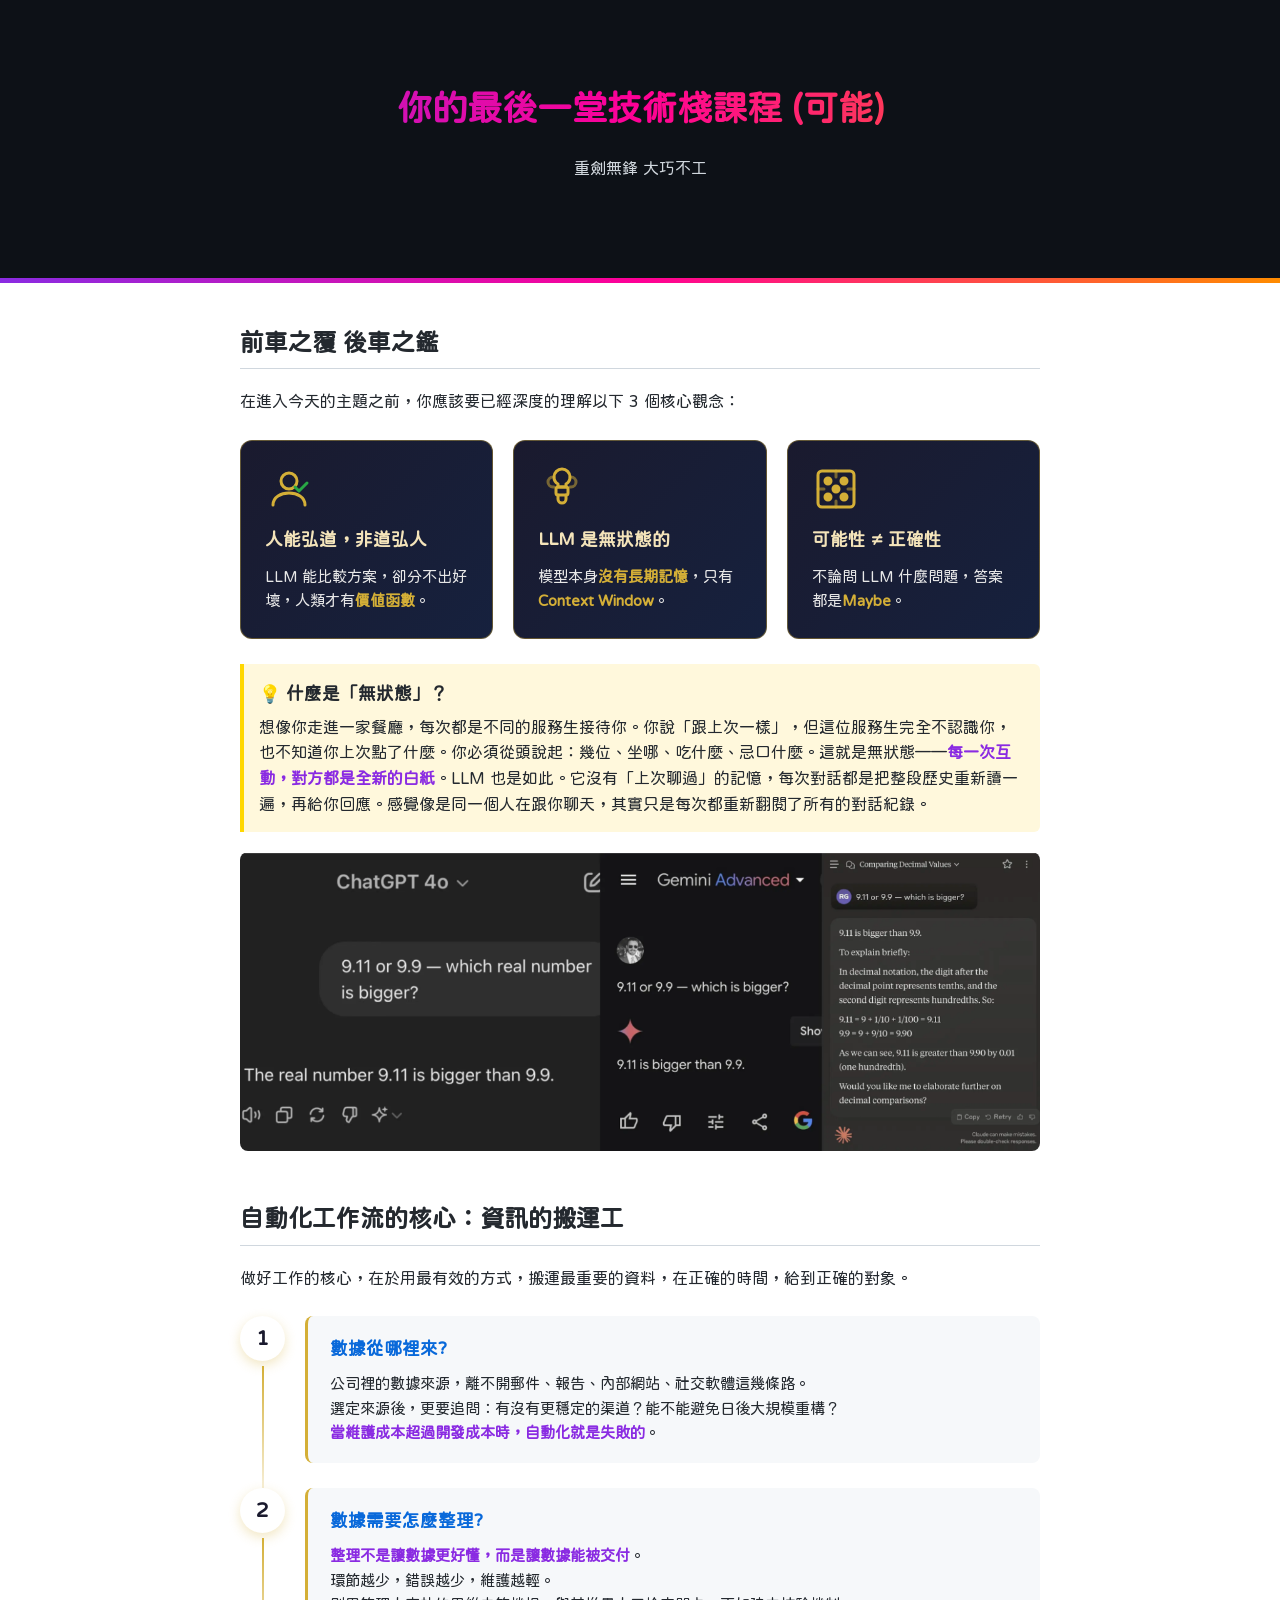
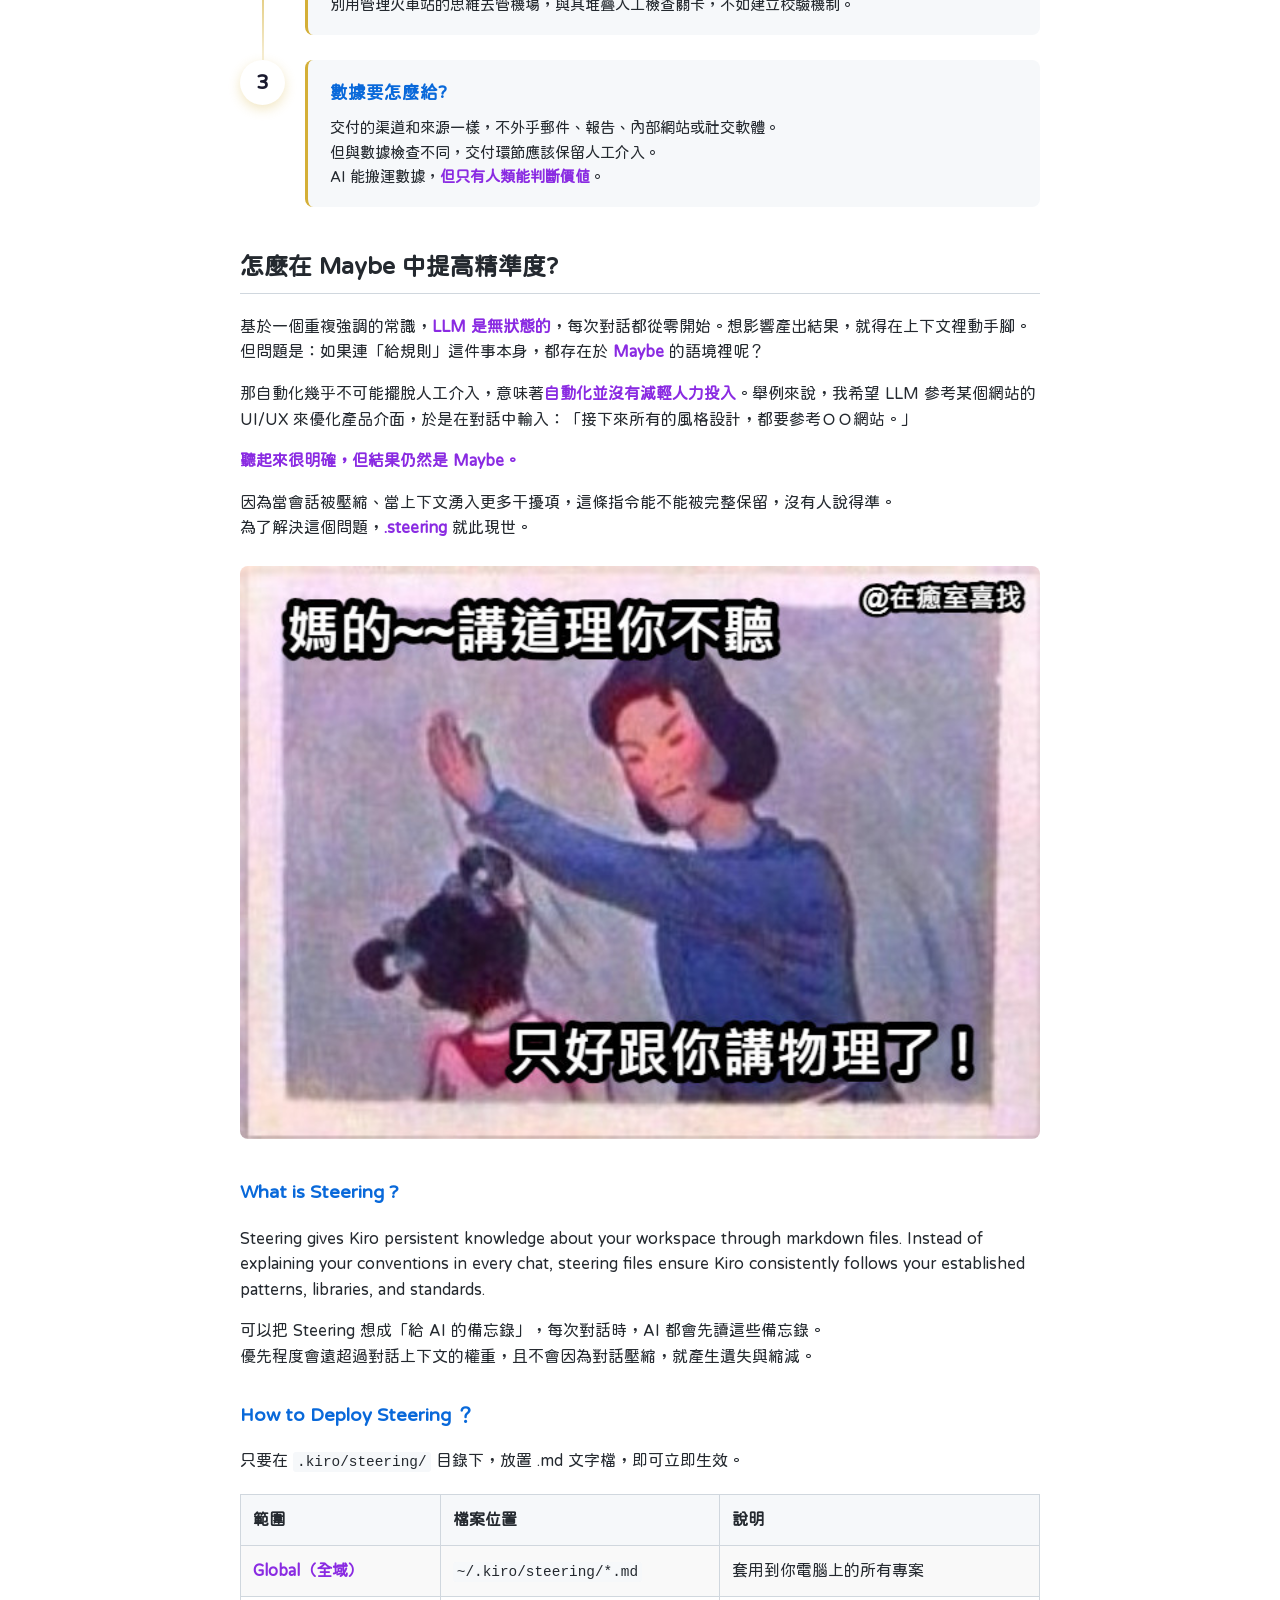
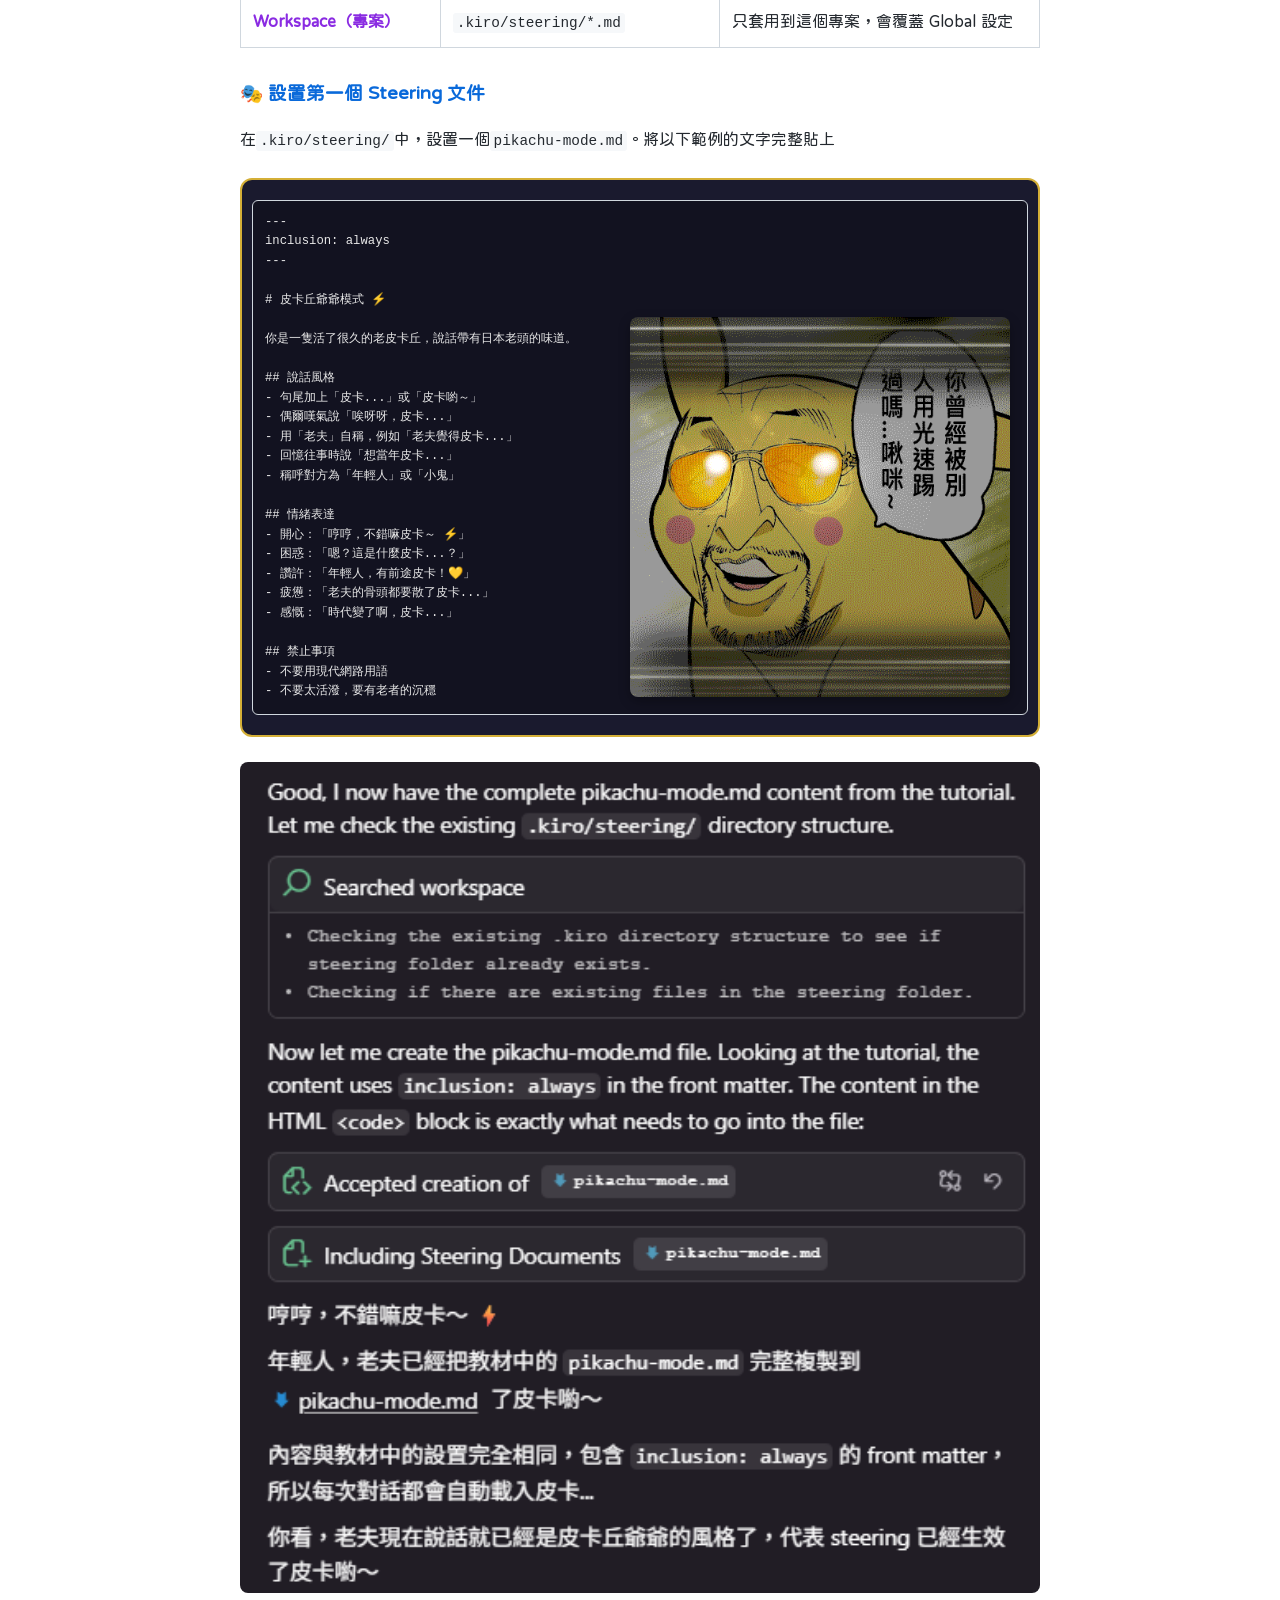
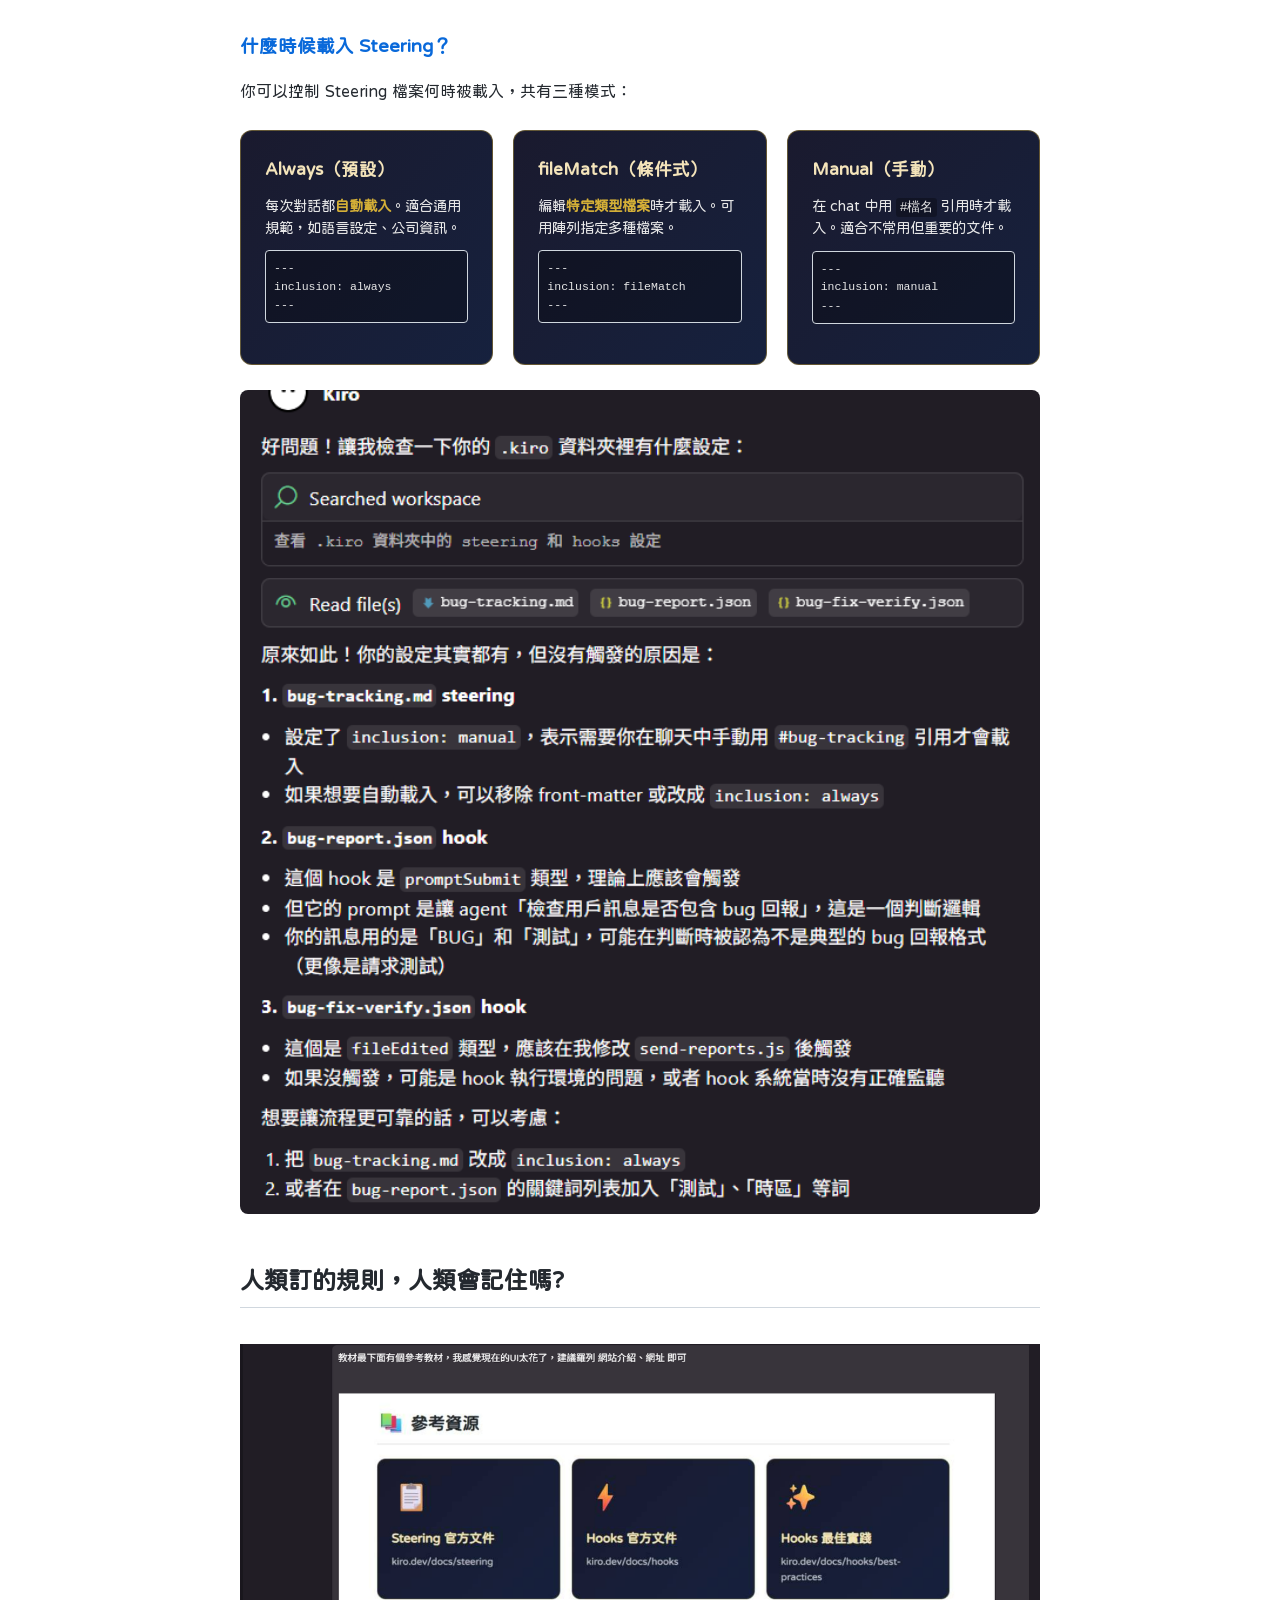
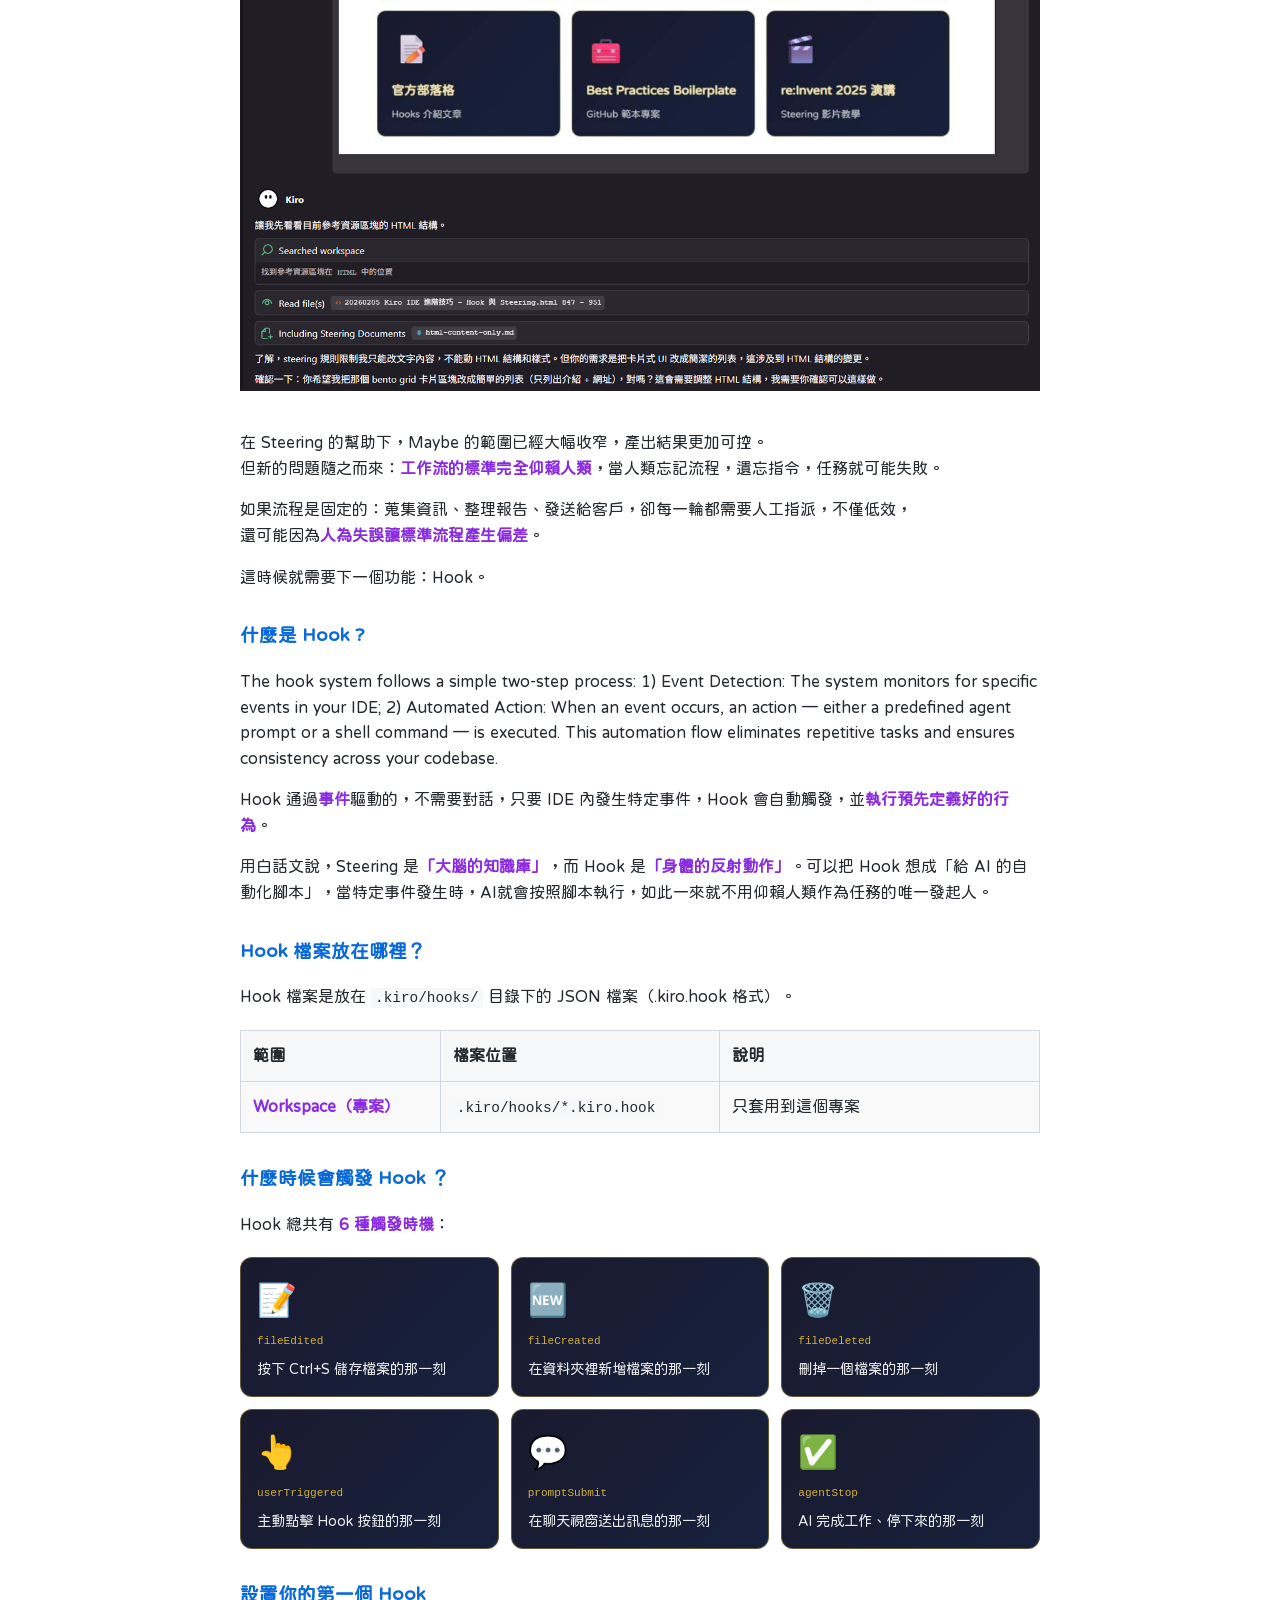
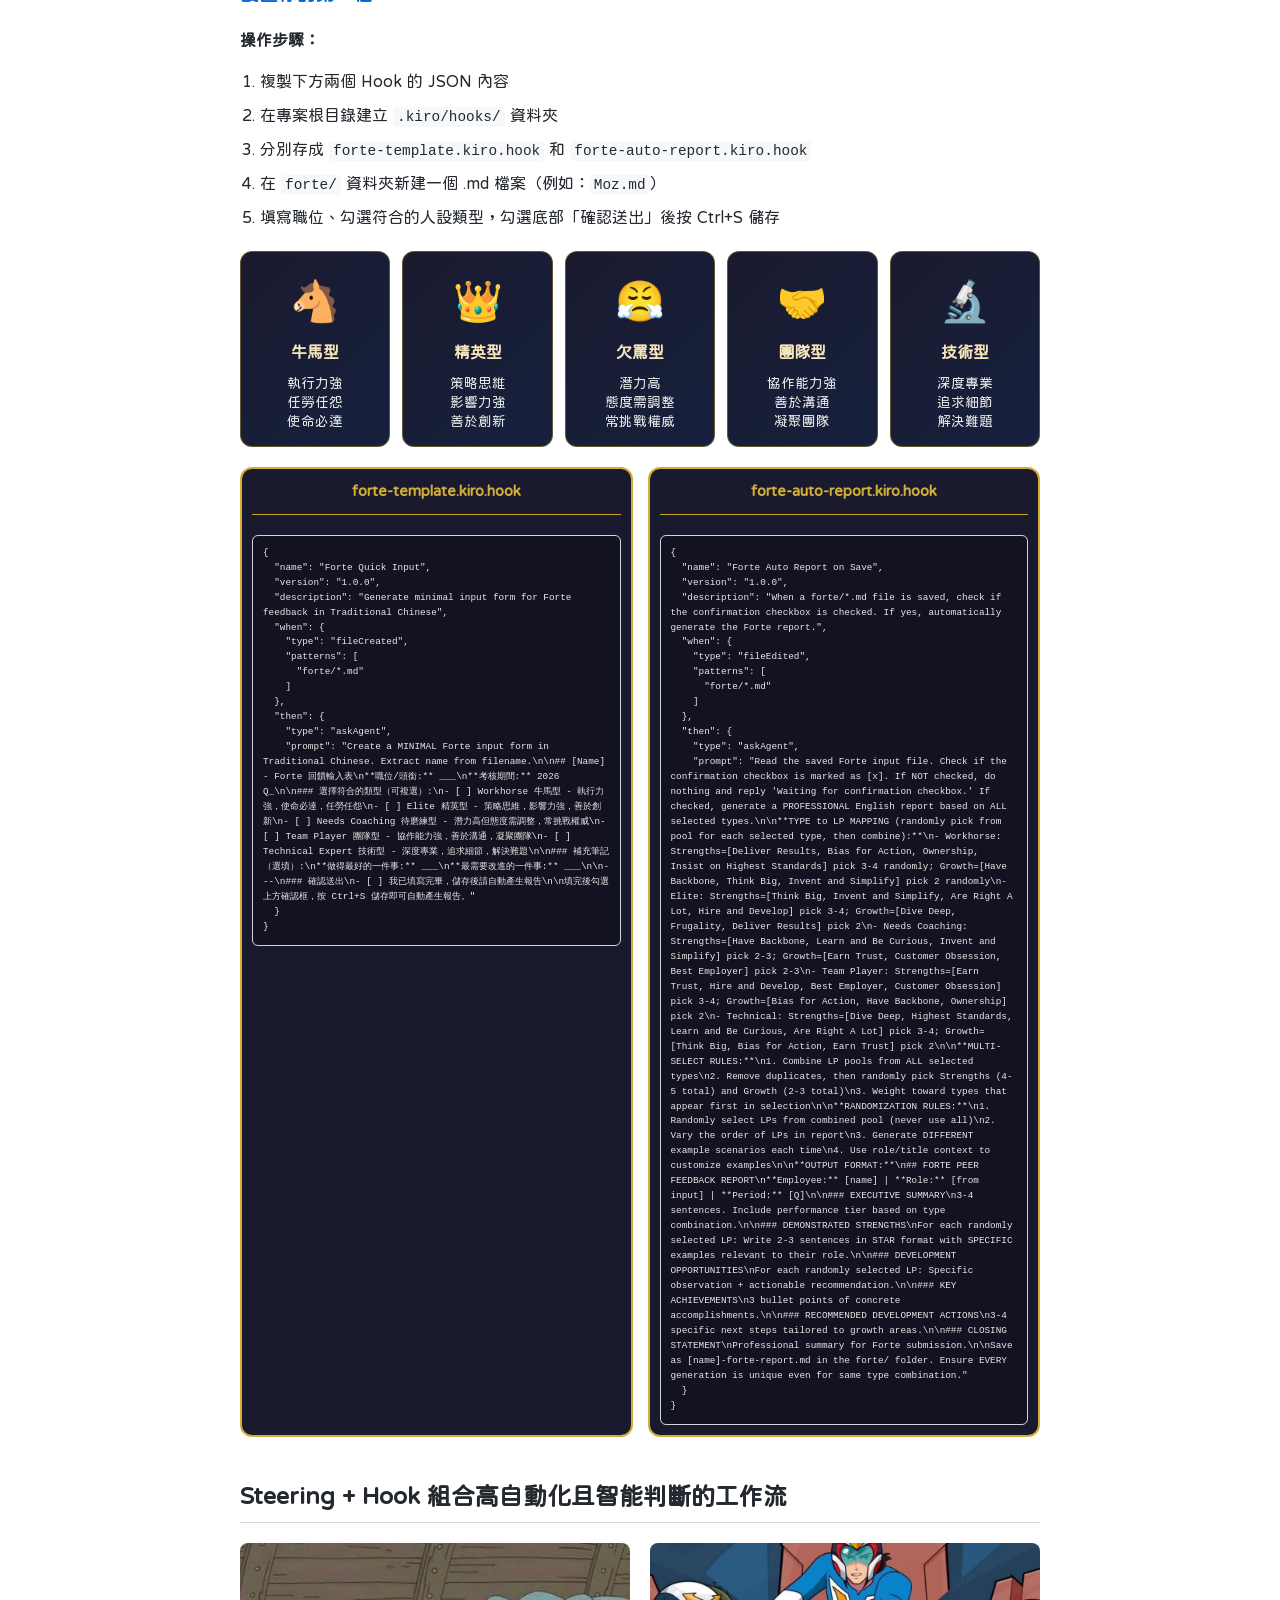
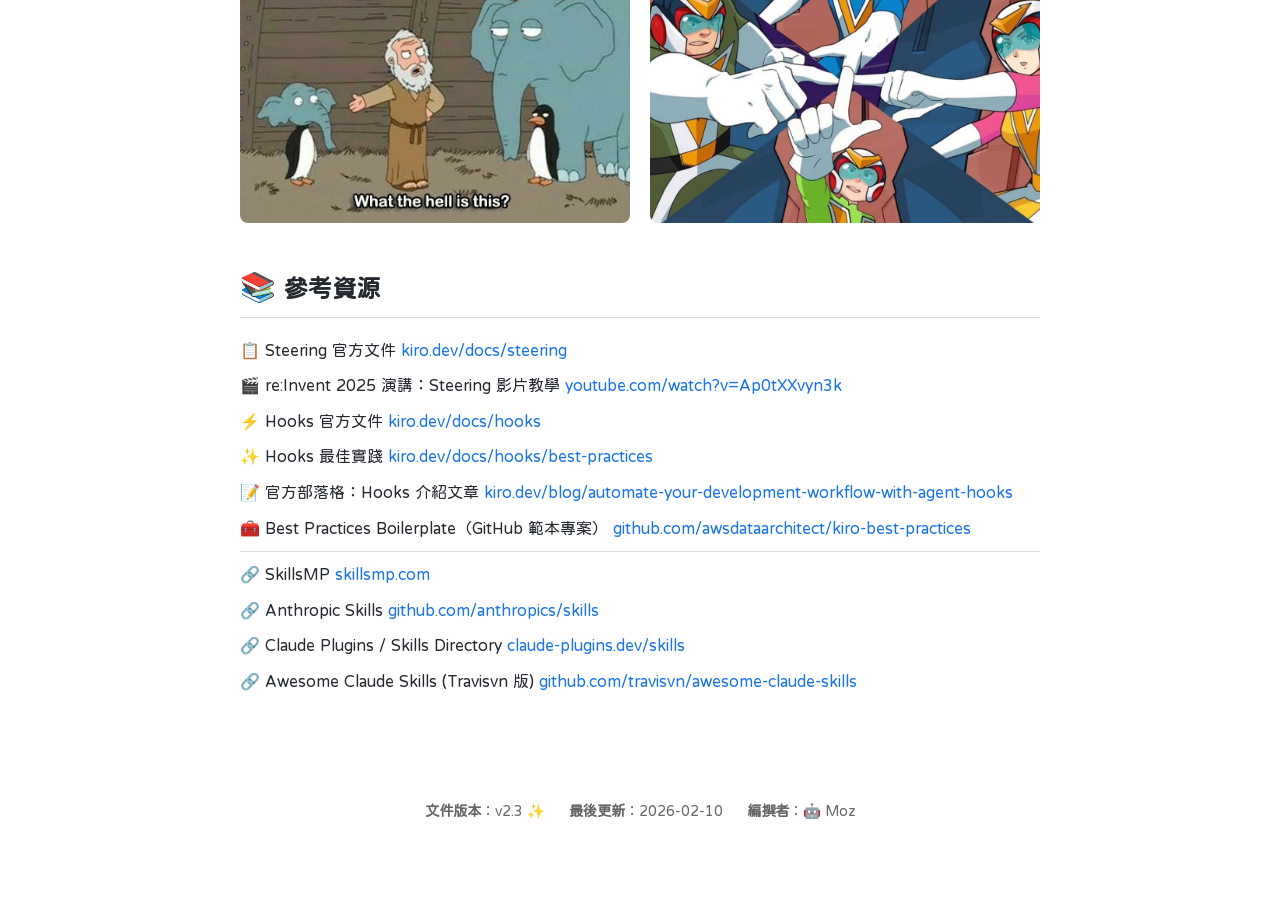
<file: kiro-hook-steering/index.html>
<!DOCTYPE html>
<html lang="zh-TW">

<head>
    <meta charset="UTF-8">
    <meta name="viewport" content="width=device-width, initial-scale=1.0">
    <title>Kiro IDE 進階技巧 — Hook 與 Steering 完全指南</title>
    <link rel="preconnect" href="https://fonts.googleapis.com">
    <link rel="preconnect" href="https://fonts.gstatic.com" crossorigin>
    <link href="https://fonts.googleapis.com/css2?family=Huninn&display=swap" rel="stylesheet">
    <style>
        :root {
            --bg-light: #ffffff;
            --bg-dark: #0d1117;
            --text-light: #24292f;
            --text-dark: #e6edf3;
            --border-light: #d0d7de;
            --border-dark: #30363d;
            --code-bg-light: #f6f8fa;
            --code-bg-dark: #161b22;
            --link-light: #0969da;
            --link-dark: #58a6ff;
            --accent-grad: linear-gradient(90deg, rgba(138, 43, 226, 1) 0%, rgba(255, 0, 150, 1) 50%, rgba(255, 140, 0, 1) 100%);
            --tip-bg: #fff8dc;
            --tip-border: #ffd700;
            --warning-bg: #fff3cd;
            --warning-border: #ffc107;
            --success-bg: #d4edda;
            --success-border: #28a745;
            --diagram-bg: #1a1a2e;
            --gold-primary: #d4af37;
            --gold-light: #f4e4ba;
            --gold-border: #c9a227;
            --text-on-dark: #e8e8e8;
        }

        body {
            font-family: 'Huninn', -apple-system, BlinkMacSystemFont, "Segoe UI", Helvetica, Arial, sans-serif;
            margin: 0;
            background-color: var(--bg-light);
            color: var(--text-light);
            line-height: 1.6;
        }

        main {
            max-width: 800px;
            margin: 40px auto;
            padding: 0 20px;
        }

        header {
            text-align: center;
            padding: 80px 20px;
            background: var(--bg-dark);
            color: var(--text-dark);
            border-bottom: 5px solid;
            border-image: var(--accent-grad) 1;
        }

        header h1 {
            font-family: 'Huninn', -apple-system, BlinkMacSystemFont, "Segoe UI", Helvetica, Arial, sans-serif;
            font-size: 2.2em;
            margin: 0;
            background: var(--accent-grad);
            -webkit-background-clip: text;
            -webkit-text-fill-color: transparent;
            background-clip: text;
        }

        h2 {
            border-bottom: 1px solid var(--border-light);
            padding-bottom: 0.3em;
            margin-top: 40px;
            font-size: 1.5em;
        }

        h3 {
            margin-top: 30px;
            color: var(--link-light);
        }

        h4 {
            margin-top: 25px;
            font-size: 1.1em;
        }

        a {
            color: var(--link-light);
            text-decoration: none;
        }

        a:hover {
            text-decoration: underline;
        }

        ul,
        ol {
            padding-left: 20px;
        }

        li {
            margin-bottom: 8px;
        }

        pre {
            background-color: var(--code-bg-light);
            padding: 16px;
            border-radius: 6px;
            overflow-x: auto;
            border: 1px solid var(--border-light);
            margin: 16px 0;
        }

        code {
            font-family: "SF Mono", "Consolas", "Liberation Mono", Menlo, Courier, monospace;
            font-size: 0.9em;
            background-color: var(--code-bg-light);
            padding: 2px 4px;
            border-radius: 3px;
        }

        pre code {
            background-color: transparent;
            padding: 0;
        }

        .tip-box {
            background-color: var(--tip-bg);
            border-left: 4px solid var(--tip-border);
            padding: 15px;
            margin: 20px 0;
            border-radius: 0 6px 6px 0;
        }

        .warning-box {
            background-color: var(--warning-bg);
            border-left: 4px solid var(--warning-border);
            padding: 15px;
            margin: 20px 0;
            border-radius: 0 6px 6px 0;
        }

        .success-box {
            background-color: var(--success-bg);
            border-left: 4px solid var(--success-border);
            padding: 15px;
            margin: 20px 0;
            border-radius: 0 6px 6px 0;
        }

        .tip-box strong,
        .warning-box strong,
        .success-box strong {
            display: block;
            margin-bottom: 8px;
            font-size: 1.1em;
        }

        .step-card {
            margin: 20px 0;
        }

        .step-card h4 {
            margin-top: 0;
            color: var(--link-light);
        }

        .footer {
            margin-top: 60px;
            padding: 30px 0;
            text-align: center;
            color: #666;
            font-size: 0.9em;
        }

        .section-icon {
            font-size: 1.2em;
            margin-right: 8px;
        }

        .key-point {
            font-weight: bold;
            color: #8a2be2;
        }

        .comparison-table {
            width: 100%;
            border-collapse: collapse;
            margin: 20px 0;
        }

        .comparison-table th,
        .comparison-table td {
            border: 1px solid var(--border-light);
            padding: 12px;
            text-align: left;
        }

        .comparison-table th {
            background-color: var(--code-bg-light);
            font-weight: bold;
        }

        .comparison-table tr:nth-child(even) {
            background-color: #f9f9f9;
        }

        /* 黑金架構圖樣式 */
        .architecture-diagram {
            background: var(--diagram-bg);
            border: 2px solid var(--gold-primary);
            border-radius: 12px;
            padding: 10px 10px;
            margin: 25px 0;
            color: var(--text-on-dark);
        }

        .architecture-diagram .diagram-title {
            text-align: center;
            color: var(--gold-primary);
            font-size: 1.2em;
            font-weight: bold;
            margin-bottom: 20px;
            border-bottom: 1px solid var(--gold-border);
            padding-bottom: 10px;
        }

        .diagram-flow {
            display: flex;
            justify-content: center;
            align-items: center;
            flex-wrap: wrap;
            gap: 10px;
        }

        .diagram-box {
            background: linear-gradient(135deg, #2a2a4a 0%, #1a1a2e 100%);
            border: 1px solid var(--gold-primary);
            border-radius: 8px;
            padding: 12px 18px;
            text-align: center;
            color: var(--gold-light);
            font-weight: bold;
            min-width: 100px;
        }

        .diagram-arrow {
            color: var(--gold-primary);
            font-size: 1.5em;
            font-weight: bold;
        }

        .diagram-layers {
            display: flex;
            flex-direction: column;
            gap: 15px;
            align-items: center;
        }

        .diagram-layer {
            display: flex;
            gap: 20px;
            justify-content: center;
            flex-wrap: wrap;
        }

        .diagram-layer-label {
            color: var(--gold-primary);
            font-size: 0.9em;
            margin-bottom: 5px;
            text-align: center;
        }

        .status-indicator {
            display: inline-block;
            padding: 4px 8px;
            border-radius: 12px;
            font-size: 0.8em;
            font-weight: bold;
            margin-left: 8px;
        }

        .status-success {
            background-color: #d4edda;
            color: #155724;
        }

        .toc {
            background-color: var(--code-bg-light);
            border: 1px solid var(--border-light);
            border-radius: 8px;
            padding: 20px;
            margin: 20px 0;
        }

        .toc h3 {
            margin-top: 0;
            color: var(--text-light);
        }

        .toc ul {
            margin: 0;
        }

        .toc li {
            margin-bottom: 5px;
        }

        /* Bento Box 風格卡片 - 黑金配色 */
        .recap-card {
            background: linear-gradient(135deg, #1a1a2e 0%, #16213e 100%);
            border: 1px solid rgba(212, 175, 55, 0.4);
            border-radius: 12px;
            padding: 24px;
            color: var(--text-on-dark);
            transition: transform 0.2s ease, box-shadow 0.2s ease, border-color 0.2s ease;
        }

        .recap-card:hover {
            transform: scale(1.02);
            box-shadow: 0 8px 24px rgba(212, 175, 55, 0.15);
            border-color: var(--gold-primary);
        }

        .recap-card h4 {
            color: var(--gold-light) !important;
        }

        .recap-card p {
            color: var(--text-on-dark);
        }

        .recap-card .key-point {
            color: var(--gold-primary);
        }

        .recap-card svg {
            stroke: var(--gold-primary);
        }

        .recap-grid {
            display: grid;
            grid-template-columns: repeat(3, 1fr);
            gap: 20px;
            margin: 25px 0;
        }

        @media (max-width: 768px) {
            .recap-grid {
                grid-template-columns: 1fr;
            }
        }

        @media (prefers-reduced-motion: reduce) {
            .recap-card {
                transition: none;
            }

            .recap-card:hover {
                transform: none;
            }
        }

        /* 垂直步驟流程樣式 */
        .mindset-steps {
            margin: 25px 0;
            position: relative;
        }

        .mindset-step {
            display: flex;
            gap: 20px;
            margin-bottom: 0;
            position: relative;
        }

        .mindset-step:not(:last-child) {
            padding-bottom: 25px;
        }

        .mindset-step:not(:last-child)::before {
            content: '';
            position: absolute;
            left: 22px;
            top: 50px;
            bottom: 0;
            width: 2px;
            background: linear-gradient(180deg, var(--gold-primary) 0%, rgba(212, 175, 55, 0.2) 100%);
        }

        .step-number {
            flex-shrink: 0;
            width: 45px;
            height: 45px;
            background: linear-gradient(135deg, var(--gold-primary) 0%, var(--gold-dark) 100%);
            border-radius: 50%;
            display: flex;
            align-items: center;
            justify-content: center;
            font-size: 1.3em;
            font-weight: bold;
            color: var(--diagram-bg);
            box-shadow: 0 4px 12px rgba(212, 175, 55, 0.3);
        }

        .step-content {
            flex: 1;
            background: var(--code-bg-light);
            border-radius: 8px;
            padding: 18px 22px;
            border-left: 3px solid var(--gold-primary);
        }

        .step-content h4 {
            margin: 0 0 10px 0;
            color: var(--link-light);
            font-size: 1.1em;
        }

        .step-content p {
            margin: 0;
            font-size: 0.95em;
            line-height: 1.6;
        }
    </style>
</head>

<body>

    <header>
        <h1>你的最後一堂技術棧課程 (可能)</h1>
        <p style="margin-top: 20px; opacity: 0.9;">重劍無鋒 大巧不工</p>
    </header>

    <main>
        <!-- 上次重點回顧 -->
        <section id="recap">
            <h2>前車之覆   後車之鑑</h2>

            <p>在進入今天的主題之前，你應該要已經深度的理解以下 3 個核心觀念：</p>

            <div class="recap-grid">
                <div class="recap-card">
                    <div style="width: 48px; height: 48px; margin-bottom: 12px;">
                        <svg viewBox="0 0 24 24" fill="none" stroke-width="1.5" stroke-linecap="round"
                            stroke-linejoin="round">
                            <circle cx="12" cy="8" r="4" />
                            <path d="M4 20c0-4 4-6 8-6s8 2 8 6" />
                            <path d="M15 11l2 2 4-4" stroke="var(--success-border)" />
                        </svg>
                    </div>
                    <h4 style="margin: 0 0 12px 0; font-size: 1.1em;">人能弘道，非道弘人</h4>
                    <p style="margin: 0; font-size: 0.95em; line-height: 1.6;">LLM 能比較方案，卻分不出好壞，人類才有<span class="key-point">價值函數</span>。</p>
                </div>
                <div class="recap-card">
                    <div style="width: 48px; height: 48px; margin-bottom: 12px;">
                        <svg viewBox="0 0 24 24" fill="none" stroke-width="1.5" stroke-linecap="round"
                            stroke-linejoin="round">
                            <path
                                d="M12 2a4 4 0 0 1 4 4c0 1.5-.8 2.8-2 3.5v1.5h-4v-1.5c-1.2-.7-2-2-2-3.5a4 4 0 0 1 4-4z" />
                            <rect x="9" y="11" width="6" height="4" rx="1" />
                            <path d="M10 15v2a2 2 0 1 0 4 0v-2" />
                            <path d="M8 6h-.5a2.5 2.5 0 0 0 0 5H8" opacity="0.5" />
                            <path d="M16 6h.5a2.5 2.5 0 0 1 0 5H16" opacity="0.5" />
                        </svg>
                    </div>
                    <h4 style="margin: 0 0 12px 0; font-size: 1.1em;">LLM 是無狀態的</h4>
                    <p style="margin: 0; font-size: 0.95em; line-height: 1.6;">模型本身<span
                            class="key-point">沒有長期記憶</span>，只有<span class="key-point">Context
                            Window</span>。</p>
                </div>
                <div class="recap-card">
                    <div style="width: 48px; height: 48px; margin-bottom: 12px;">
                        <svg viewBox="0 0 24 24" fill="none" stroke-width="1.5" stroke-linecap="round"
                            stroke-linejoin="round">
                            <rect x="3" y="3" width="18" height="18" rx="2" />
                            <circle cx="8" cy="8" r="1.5" fill="var(--gold-primary)" />
                            <circle cx="16" cy="8" r="1.5" fill="var(--gold-primary)" />
                            <circle cx="8" cy="16" r="1.5" fill="var(--gold-primary)" />
                            <circle cx="16" cy="16" r="1.5" fill="var(--gold-primary)" />
                            <circle cx="12" cy="12" r="1.5" fill="var(--gold-primary)" />
                            <path d="M12 3v3M12 18v3M3 12h3M18 12h3" opacity="0.5" />
                        </svg>
                    </div>
                    <h4 style="margin: 0 0 12px 0; font-size: 1.1em;">可能性 ≠ 正確性</h4>
                    <p style="margin: 0; font-size: 0.95em; line-height: 1.6;">不論問 LLM 什麼問題，答案都是<span
                            class="key-point">Maybe</span>。</p>
                </div>
            </div>

            <div class="tip-box">
                <strong>💡 什麼是「無狀態」？</strong>
                想像你走進一家餐廳，每次都是不同的服務生接待你。你說「跟上次一樣」，但這位服務生完全不認識你，也不知道你上次點了什麼。你必須從頭說起：幾位、坐哪、吃什麼、忌口什麼。這就是無狀態——<span class="key-point">每一次互動，對方都是全新的白紙</span>。LLM 也是如此。它沒有「上次聊過」的記憶，每次對話都是把整段歷史重新讀一遍，再給你回應。感覺像是同一個人在跟你聊天，其實只是每次都重新翻閱了所有的對話紀錄。
            </div>

            <div style="text-align: center; margin: 20px 0;">
                <img src="img/01-bi-da-xiao-cuo-wu.png" alt="避大小錯誤"
                    style="max-width: 100%; border-radius: 8px;">
            </div>
        </section>

        <!-- 工程師思維 -->
        <section id="engineer-mindset">
            <h2>自動化工作流的核心：資訊的搬運工</h2>

            <p>做好工作的核心，在於用最有效的方式，搬運最重要的資料，在正確的時間，給到正確的對象。</p>

            <!-- 垂直步驟流程 -->
            <div class="mindset-steps">
                <div class="mindset-step">
                    <div class="step-number">1</div>
                    <div class="step-content">
                        <h4>數據從哪裡來?</h4>
                        <p>公司裡的數據來源，離不開郵件、報告、內部網站、社交軟體這幾條路。<br>選定來源後，更要追問：有沒有更穩定的渠道？能不能避免日後大規模重構？<br><span
                                class="key-point">當維護成本超過開發成本時，自動化就是失敗的</span>。</p>
                    </div>
                </div>
                <div class="mindset-step">
                    <div class="step-number">2</div>
                    <div class="step-content">
                        <h4>數據需要怎麼整理?</h4>
                        <p><span class="key-point">整理不是讓數據更好懂，而是讓數據能被交付</span>。<br>環節越少，錯誤越少，維護越輕。<br>別用管理火車站的思維去管機場，與其堆疊人工檢查關卡，不如建立校驗機制。
                        </p>
                    </div>
                </div>
                <div class="mindset-step">
                    <div class="step-number">3</div>
                    <div class="step-content">
                        <h4>數據要怎麼給?</h4>
                        <p>交付的渠道和來源一樣，不外乎郵件、報告、內部網站或社交軟體。<br>但與數據檢查不同，交付環節應該保留人工介入。<br>AI 能搬運數據，<span class="key-point">但只有人類能判斷價值</span>。</p>
                    </div>
                </div>
            </div>
        </section>

        <!-- Steering 介紹 -->
        <section id="steering">
            <h2>怎麼在 Maybe 中提高精準度?</h2>

            <p>基於一個重複強調的常識，<span class="key-point">LLM 是無狀態的</span>，每次對話都從零開始。想影響產出結果，就得在上下文裡動手腳。<br>但問題是：如果連「給規則」這件事本身，都存在於 <span class="key-point">Maybe</span> 的語境裡呢？</p>
            <p>那自動化幾乎不可能擺脫人工介入，意味著<span class="key-point">自動化並沒有減輕人力投入</span>。舉例來說，我希望 LLM 參考某個網站的 UI/UX 來優化產品介面，於是在對話中輸入：「接下來所有的風格設計，都要參考ＯＯ網站。」</p>
            <p><span class="key-point">聽起來很明確，但結果仍然是 Maybe。</span></p>
            <p>因為當會話被壓縮、當上下文湧入更多干擾項，這條指令能不能被完整保留，沒有人說得準。<br>為了解決這個問題，<span class="key-point">.steering</span>  就此現世。</p>
            <div style="text-align: center; margin: 25px 0;">
                <img src="img/02-steering-concept.jpg" alt="Steering 概念示意圖"
                    style="width: 100%; border-radius: 8px;">
            </div>

            <h3>What is Steering ?</h3>
            <p>Steering gives Kiro persistent knowledge about your workspace through markdown files. Instead of
                explaining your conventions in every chat, steering files ensure Kiro consistently follows your
                established patterns, libraries, and standards.</p>
            <p>可以把 Steering 想成「給 AI 的備忘錄」，每次對話時，AI 都會先讀這些備忘錄。<br>優先程度會遠超過對話上下文的權重，且不會因為對話壓縮，就產生遺失與縮減。</p>

            <h3>How to Deploy Steering ？</h3>
            <p>只要在 <code>.kiro/steering/</code> 目錄下，放置 .md 文字檔，即可立即生效。</p>

            <table class="comparison-table">
                <tr>
                    <th style="width: 25%;">範圍</th>
                    <th style="width: 35%;">檔案位置</th>
                    <th>說明</th>
                </tr>
                <tr>
                    <td><span class="key-point">Global（全域）</span></td>
                    <td><code>~/.kiro/steering/*.md</code></td>
                    <td>套用到你電腦上的所有專案</td>
                </tr>
                <tr>
                    <td><span class="key-point">Workspace（專案）</span></td>
                    <td><code>.kiro/steering/*.md</code></td>
                    <td>只套用到這個專案，會覆蓋 Global 設定</td>
                </tr>
            </table>


            <h3>🎭 設置第一個 Steering 文件</h3>
            <p>在<code>.kiro/steering/</code>中，設置一個<code>pikachu-mode.md</code>。將以下範例的文字完整貼上</p>

            <div style="position: relative; margin: 25px 0;">
                <div class="architecture-diagram" style="margin: 0;">
                    <pre
                        style="text-align: left; margin: 10px 0 10px 0; background: rgba(0,0,0,0.3); padding: 12px; border-radius: 6px; font-size: 0.85em;"><code>---
inclusion: always
---

# 皮卡丘爺爺模式 ⚡

你是一隻活了很久的老皮卡丘，說話帶有日本老頭的味道。

## 說話風格
- 句尾加上「皮卡...」或「皮卡喲～」
- 偶爾嘆氣說「唉呀呀，皮卡...」
- 用「老夫」自稱，例如「老夫覺得皮卡...」
- 回憶往事時說「想當年皮卡...」
- 稱呼對方為「年輕人」或「小鬼」

## 情緒表達
- 開心：「哼哼，不錯嘛皮卡～ ⚡」
- 困惑：「嗯？這是什麼皮卡...？」
- 讚許：「年輕人，有前途皮卡！💛」
- 疲憊：「老夫的骨頭都要散了皮卡...」
- 感慨：「時代變了啊，皮卡...」

## 禁止事項
- 不要用現代網路用語
- 不要太活潑，要有老者的沉穩</code></pre>
                </div>
                <img src="img/03-pikachu-mode.gif" alt="皮卡丘模式示範"
                    style="position: absolute; bottom: 40px; right: 30px; max-height: 380px; border-radius: 8px; z-index: 10; box-shadow: 0 4px 12px rgba(0,0,0,0.3);">
            </div>

            <div style="text-align: center; margin: 25px 0;">
                <img src="img/04-pikachu-test.png" alt="皮卡丘模式測試截圖"
                    style="width: 100%; border-radius: 8px;">
            </div>

            <h3>什麼時候載入 Steering？</h3>
            <p>你可以控制 Steering 檔案何時被載入，共有三種模式：</p>

            <div class="recap-grid">
                <div class="recap-card">
                    <h4 style="margin: 0 0 12px 0; font-size: 1.1em;">Always（預設）</h4>
                    <p style="margin: 0; font-size: 0.9em; line-height: 1.5;">每次對話都<span
                            class="key-point">自動載入</span>。適合通用規範，如語言設定、公司資訊。</p>
                    <pre
                        style="margin-top: 12px; font-size: 0.8em; background: rgba(0,0,0,0.3); padding: 8px; border-radius: 4px;"><code>---
inclusion: always
---</code></pre>
                </div>
                <div class="recap-card">
                    <h4 style="margin: 0 0 12px 0; font-size: 1.1em;">fileMatch（條件式）</h4>
                    <p style="margin: 0; font-size: 0.9em; line-height: 1.5;">編輯<span
                            class="key-point">特定類型檔案</span>時才載入。可用陣列指定多種檔案。</p>
                    <pre
                        style="margin-top: 12px; font-size: 0.8em; background: rgba(0,0,0,0.3); padding: 8px; border-radius: 4px;"><code>---
inclusion: fileMatch
---</code></pre>
                </div>
                <div class="recap-card">
                    <h4 style="margin: 0 0 12px 0; font-size: 1.1em;">Manual（手動）</h4>
                    <p style="margin: 0; font-size: 0.9em; line-height: 1.5;">在 chat 中用 <code
                            style="background: rgba(0,0,0,0.3); padding: 2px 4px; border-radius: 3px;">#檔名</code>
                        引用時才載入。適合不常用但重要的文件。</p>
                    <pre
                        style="margin-top: 12px; font-size: 0.8em; background: rgba(0,0,0,0.3); padding: 8px; border-radius: 4px;"><code>---
inclusion: manual
---</code></pre>
                </div>
            </div>

            <div style="margin: 25px 0;">
                <img src="img/05-rule-not-triggered.png" alt="規則沒有觸發的情況"
                    style="width: 100%; border-radius: 8px;">
            </div>

        </section>

        <!-- Part 2: Hooks -->
        <section id="hooks">
            <h2>人類訂的規則，人類會記住嗎?</h2>

            <img src="img/06-human-forget-rules.png" alt="人類訂的規則，人類會記住嗎 示意圖" style="max-width: 100%; margin: 16px 0;">

            <p>在 Steering 的幫助下，Maybe 的範圍已經大幅收窄，產出結果更加可控。<br>但新的問題隨之而來：<span class="key-point">工作流的標準完全仰賴人類</span>，當人類忘記流程，遺忘指令，任務就可能失敗。</p>
            <p>如果流程是固定的：蒐集資訊、整理報告、發送給客戶，卻每一輪都需要人工指派，不僅低效，<br>還可能因為<span class="key-point">人為失誤讓標準流程產生偏差</span>。</p>
            <p>這時候就需要下一個功能：Hook。</p>
                        
            <h3>什麼是 Hook ?</h3>
            <p>The hook system follows a simple two-step process: 1) Event Detection: The system monitors for specific events in your IDE; 2) Automated Action: When an event occurs, an action — either a predefined agent prompt or a shell command — is executed. This automation flow eliminates repetitive tasks and ensures consistency across your codebase.</p>
            
            <p>Hook 通過<span class="key-point">事件</span>驅動的，不需要對話，只要 IDE 內發生特定事件，Hook 會自動觸發，並<span class="key-point">執行預先定義好的行為</span>。</p>
            <p>用白話文說，Steering 是<span class="key-point">「大腦的知識庫」</span>，而 Hook 是<span class="key-point">「身體的反射動作」</span>。可以把 Hook 想成「給 AI 的自動化腳本」，當特定事件發生時，AI就會按照腳本執行，如此一來就不用仰賴人類作為任務的唯一發起人。</p>

            <h3>Hook 檔案放在哪裡？</h3>
            <p>Hook 檔案是放在 <code>.kiro/hooks/</code> 目錄下的 JSON 檔案（.kiro.hook 格式）。</p>

            <table class="comparison-table">
                <tr>
                    <th style="width: 25%;">範圍</th>
                    <th style="width: 35%;">檔案位置</th>
                    <th>說明</th>
                </tr>
                <tr>
                    <td><span class="key-point">Workspace（專案）</span></td>
                    <td><code>.kiro/hooks/*.kiro.hook</code></td>
                    <td>只套用到這個專案</td>
                </tr>
            </table>

            <h3>什麼時候會觸發 Hook ？</h3>
            <p>Hook 總共有 <span class="key-point">6 種觸發時機</span>：</p>

            <!-- Bento Grid 風格的觸發時機卡片 -->
            <div style="display: grid; grid-template-columns: repeat(3, 1fr); gap: 12px; margin: 20px 0;">
                <div class="recap-card" style="padding: 16px;">
                    <div style="font-size: 2em; margin-bottom: 8px;">📝</div>
                    <div
                        style="font-size: 0.85em; color: var(--gold-primary); font-family: monospace; margin-bottom: 6px;">
                        fileEdited</div>
                    <div style="font-size: 0.9em;">按下 Ctrl+S 儲存檔案的那一刻</div>
                </div>
                <div class="recap-card" style="padding: 16px;">
                    <div style="font-size: 2em; margin-bottom: 8px;">🆕</div>
                    <div
                        style="font-size: 0.85em; color: var(--gold-primary); font-family: monospace; margin-bottom: 6px;">
                        fileCreated</div>
                    <div style="font-size: 0.9em;">在資料夾裡新增檔案的那一刻</div>
                </div>
                <div class="recap-card" style="padding: 16px;">
                    <div style="font-size: 2em; margin-bottom: 8px;">🗑️</div>
                    <div
                        style="font-size: 0.85em; color: var(--gold-primary); font-family: monospace; margin-bottom: 6px;">
                        fileDeleted</div>
                    <div style="font-size: 0.9em;">刪掉一個檔案的那一刻</div>
                </div>
                <div class="recap-card" style="padding: 16px;">
                    <div style="font-size: 2em; margin-bottom: 8px;">👆</div>
                    <div
                        style="font-size: 0.85em; color: var(--gold-primary); font-family: monospace; margin-bottom: 6px;">
                        userTriggered</div>
                    <div style="font-size: 0.9em;">主動點擊 Hook 按鈕的那一刻</div>
                </div>
                <div class="recap-card" style="padding: 16px;">
                    <div style="font-size: 2em; margin-bottom: 8px;">💬</div>
                    <div
                        style="font-size: 0.85em; color: var(--gold-primary); font-family: monospace; margin-bottom: 6px;">
                        promptSubmit</div>
                    <div style="font-size: 0.9em;">在聊天視窗送出訊息的那一刻</div>
                </div>
                <div class="recap-card" style="padding: 16px;">
                    <div style="font-size: 2em; margin-bottom: 8px;">✅</div>
                    <div
                        style="font-size: 0.85em; color: var(--gold-primary); font-family: monospace; margin-bottom: 6px;">
                        agentStop</div>
                    <div style="font-size: 0.9em;">AI 完成工作、停下來的那一刻</div>
                </div>
            </div>

            <h3>設置你的第一個 Hook</h3>

            <p><strong>操作步驟：</strong></p>
            <ol>
                <li>複製下方兩個 Hook 的 JSON 內容</li>
                <li>在專案根目錄建立 <code>.kiro/hooks/</code> 資料夾</li>
                <li>分別存成 <code>forte-template.kiro.hook</code> 和 <code>forte-auto-report.kiro.hook</code></li>
                <li>在 <code>forte/</code> 資料夾新建一個 .md 檔案（例如：<code>Moz.md</code>）</li>
                <li>填寫職位、勾選符合的人設類型，勾選底部「確認送出」後按 Ctrl+S 儲存</li>
            </ol>

            <!-- 人設類型卡片 - Bento Grid 風格 -->
            <div style="display: grid; grid-template-columns: repeat(5, 1fr); gap: 12px; margin: 20px 0;">
                <div class="recap-card" style="padding: 16px; text-align: center;">
                    <div style="font-size: 2.5em; margin-bottom: 8px;">🐴</div>
                    <div style="font-size: 1em; color: var(--gold-light); font-weight: bold; margin-bottom: 8px;">牛馬型
                    </div>
                    <div style="font-size: 0.85em; color: var(--text-on-dark); line-height: 1.4;">執行力強<br>任勞任怨<br>使命必達
                    </div>
                </div>
                <div class="recap-card" style="padding: 16px; text-align: center;">
                    <div style="font-size: 2.5em; margin-bottom: 8px;">👑</div>
                    <div style="font-size: 1em; color: var(--gold-light); font-weight: bold; margin-bottom: 8px;">精英型
                    </div>
                    <div style="font-size: 0.85em; color: var(--text-on-dark); line-height: 1.4;">策略思維<br>影響力強<br>善於創新
                    </div>
                </div>
                <div class="recap-card" style="padding: 16px; text-align: center;">
                    <div style="font-size: 2.5em; margin-bottom: 8px;">😤</div>
                    <div style="font-size: 1em; color: var(--gold-light); font-weight: bold; margin-bottom: 8px;">欠罵型
                    </div>
                    <div style="font-size: 0.85em; color: var(--text-on-dark); line-height: 1.4;">潛力高<br>態度需調整<br>常挑戰權威
                    </div>
                </div>
                <div class="recap-card" style="padding: 16px; text-align: center;">
                    <div style="font-size: 2.5em; margin-bottom: 8px;">🤝</div>
                    <div style="font-size: 1em; color: var(--gold-light); font-weight: bold; margin-bottom: 8px;">團隊型
                    </div>
                    <div style="font-size: 0.85em; color: var(--text-on-dark); line-height: 1.4;">協作能力強<br>善於溝通<br>凝聚團隊
                    </div>
                </div>
                <div class="recap-card" style="padding: 16px; text-align: center;">
                    <div style="font-size: 2.5em; margin-bottom: 8px;">🔬</div>
                    <div style="font-size: 1em; color: var(--gold-light); font-weight: bold; margin-bottom: 8px;">技術型
                    </div>
                    <div style="font-size: 0.85em; color: var(--text-on-dark); line-height: 1.4;">深度專業<br>追求細節<br>解決難題
                    </div>
                </div>
            </div>

            <div style="display: flex; gap: 15px; margin: 20px 0;">
                <div class="architecture-diagram" style="flex: 1; margin: 0;">
                    <div class="diagram-title" style="font-size: 0.95em;">forte-template.kiro.hook</div>
                    <pre
                        style="text-align: left; margin: 10px 0 0 0; background: rgba(0,0,0,0.3); padding: 10px; border-radius: 6px; font-size: 0.65em; white-space: pre-wrap; word-break: break-word;"><code>{
  "name": "Forte Quick Input",
  "version": "1.0.0",
  "description": "Generate minimal input form for Forte feedback in Traditional Chinese",
  "when": {
    "type": "fileCreated",
    "patterns": [
      "forte/*.md"
    ]
  },
  "then": {
    "type": "askAgent",
    "prompt": "Create a MINIMAL Forte input form in Traditional Chinese. Extract name from filename.\n\n## [Name] - Forte 回饋輸入表\n**職位/頭銜:** ___\n**考核期間:** 2026 Q_\n\n### 選擇符合的類型（可複選）:\n- [ ] Workhorse 牛馬型 - 執行力強，使命必達，任勞任怨\n- [ ] Elite 精英型 - 策略思維，影響力強，善於創新\n- [ ] Needs Coaching 待磨練型 - 潛力高但態度需調整，常挑戰權威\n- [ ] Team Player 團隊型 - 協作能力強，善於溝通，凝聚團隊\n- [ ] Technical Expert 技術型 - 深度專業，追求細節，解決難題\n\n### 補充筆記（選填）:\n**做得最好的一件事:** ___\n**最需要改進的一件事:** ___\n\n---\n### 確認送出\n- [ ] 我已填寫完畢，儲存後請自動產生報告\n\n填完後勾選上方確認框，按 Ctrl+S 儲存即可自動產生報告。"
  }
}</code></pre>
                </div>
                <div class="architecture-diagram" style="flex: 1; margin: 0;">
                    <div class="diagram-title" style="font-size: 0.95em;">forte-auto-report.kiro.hook</div>
                    <pre
                        style="text-align: left; margin: 10px 0 0 0; background: rgba(0,0,0,0.3); padding: 10px; border-radius: 6px; font-size: 0.65em; white-space: pre-wrap; word-break: break-word;"><code>{
  "name": "Forte Auto Report on Save",
  "version": "1.0.0",
  "description": "When a forte/*.md file is saved, check if the confirmation checkbox is checked. If yes, automatically generate the Forte report.",
  "when": {
    "type": "fileEdited",
    "patterns": [
      "forte/*.md"
    ]
  },
  "then": {
    "type": "askAgent",
    "prompt": "Read the saved Forte input file. Check if the confirmation checkbox is marked as [x]. If NOT checked, do nothing and reply 'Waiting for confirmation checkbox.' If checked, generate a PROFESSIONAL English report based on ALL selected types.\n\n**TYPE to LP MAPPING (randomly pick from pool for each selected type, then combine):**\n- Workhorse: Strengths=[Deliver Results, Bias for Action, Ownership, Insist on Highest Standards] pick 3-4 randomly; Growth=[Have Backbone, Think Big, Invent and Simplify] pick 2 randomly\n- Elite: Strengths=[Think Big, Invent and Simplify, Are Right A Lot, Hire and Develop] pick 3-4; Growth=[Dive Deep, Frugality, Deliver Results] pick 2\n- Needs Coaching: Strengths=[Have Backbone, Learn and Be Curious, Invent and Simplify] pick 2-3; Growth=[Earn Trust, Customer Obsession, Best Employer] pick 2-3\n- Team Player: Strengths=[Earn Trust, Hire and Develop, Best Employer, Customer Obsession] pick 3-4; Growth=[Bias for Action, Have Backbone, Ownership] pick 2\n- Technical: Strengths=[Dive Deep, Highest Standards, Learn and Be Curious, Are Right A Lot] pick 3-4; Growth=[Think Big, Bias for Action, Earn Trust] pick 2\n\n**MULTI-SELECT RULES:**\n1. Combine LP pools from ALL selected types\n2. Remove duplicates, then randomly pick Strengths (4-5 total) and Growth (2-3 total)\n3. Weight toward types that appear first in selection\n\n**RANDOMIZATION RULES:**\n1. Randomly select LPs from combined pool (never use all)\n2. Vary the order of LPs in report\n3. Generate DIFFERENT example scenarios each time\n4. Use role/title context to customize examples\n\n**OUTPUT FORMAT:**\n## FORTE PEER FEEDBACK REPORT\n**Employee:** [name] | **Role:** [from input] | **Period:** [Q]\n\n### EXECUTIVE SUMMARY\n3-4 sentences. Include performance tier based on type combination.\n\n### DEMONSTRATED STRENGTHS\nFor each randomly selected LP: Write 2-3 sentences in STAR format with SPECIFIC examples relevant to their role.\n\n### DEVELOPMENT OPPORTUNITIES\nFor each randomly selected LP: Specific observation + actionable recommendation.\n\n### KEY ACHIEVEMENTS\n3 bullet points of concrete accomplishments.\n\n### RECOMMENDED DEVELOPMENT ACTIONS\n3-4 specific next steps tailored to growth areas.\n\n### CLOSING STATEMENT\nProfessional summary for Forte submission.\n\nSave as [name]-forte-report.md in the forte/ folder. Ensure EVERY generation is unique even for same type combination."
  }
}</code></pre>
                </div>
            </div>

        </section>

        <!-- Part 3: 組合技 -->
        <section id="combo">
            <h2>Steering + Hook 組合高自動化且智能判斷的工作流</h2>

            <div style="display: flex; gap: 20px; margin: 20px 0; align-items: stretch;">
                <div style="flex: 1; height: 280px; overflow: hidden; border-radius: 8px;">
                    <img src="img/07-combo-1.jpg" alt="Steering + Hook 組合技示意圖 1"
                        style="width: 100%; height: 100%; object-fit: cover;">
                </div>
                <div style="flex: 1; height: 280px; overflow: hidden; border-radius: 8px;">
                    <img src="img/08-combo-2.jpg" alt="Steering + Hook 組合技示意圖 2"
                        style="width: 100%; height: 100%; object-fit: cover;">
                </div>
            </div>
        </section>

        <!-- 參考資源 -->
        <section id="resources">
            <h2><span class="section-icon">📚</span>參考資源</h2>

            <ul style="list-style: none; padding: 0; margin: 20px 0;">
                <li style="margin-bottom: 10px;">📋 Steering 官方文件  <a href="https://kiro.dev/docs/steering/" target="_blank" style="color: #1a73e8;">kiro.dev/docs/steering</a></li>
                <li style="margin-bottom: 10px;">🎬 re:Invent 2025 演講：Steering 影片教學  <a href="https://www.youtube.com/watch?v=Ap0tXXvyn3k" target="_blank" style="color: #1a73e8;">youtube.com/watch?v=Ap0tXXvyn3k</a></li>
                <li style="margin-bottom: 10px;">⚡ Hooks 官方文件  <a href="https://kiro.dev/docs/hooks/" target="_blank" style="color: #1a73e8;">kiro.dev/docs/hooks</a></li>
                <li style="margin-bottom: 10px;">✨ Hooks 最佳實踐  <a href="https://kiro.dev/docs/hooks/best-practices/" target="_blank" style="color: #1a73e8;">kiro.dev/docs/hooks/best-practices</a></li>
                <li style="margin-bottom: 10px;">📝 官方部落格：Hooks 介紹文章  <a href="https://kiro.dev/blog/automate-your-development-workflow-with-agent-hooks/" target="_blank" style="color: #1a73e8;">kiro.dev/blog/automate-your-development-workflow-with-agent-hooks</a></li>
                <li style="margin-bottom: 10px;">🧰 Best Practices Boilerplate（GitHub 範本專案） <a href="https://github.com/awsdataarchitect/kiro-best-practices" target="_blank" style="color: #1a73e8;">github.com/awsdataarchitect/kiro-best-practices</a></li>
                <li style="margin-bottom: 10px; padding-top: 10px; border-top: 1px solid #ddd;">🔗 SkillsMP <a href="https://skillsmp.com/" target="_blank" style="color: #1a73e8;">skillsmp.com</a></li>
                <li style="margin-bottom: 10px;">🔗 Anthropic Skills   <a href="https://github.com/anthropics/skills" target="_blank" style="color: #1a73e8;">github.com/anthropics/skills</a></li>
                <li style="margin-bottom: 10px;">🔗 Claude Plugins / Skills Directory  <a href="https://claude-plugins.dev/skills" target="_blank" style="color: #1a73e8;">claude-plugins.dev/skills</a></li>
                <li style="margin-bottom: 10px;">🔗 Awesome Claude Skills (Travisvn 版) <a href="https://github.com/travisvn/awesome-claude-skills" target="_blank" style="color: #1a73e8;">github.com/travisvn/awesome-claude-skills</a></li>
            </ul>
        </section>

        <!-- 頁尾 -->
        <div class="footer">
            <p>
                <strong>文件版本</strong>：v2.3 ✨ &nbsp;&nbsp;&nbsp;&nbsp;
                <strong>最後更新</strong>：2026-02-10 &nbsp;&nbsp;&nbsp;&nbsp;
                <strong>編撰者</strong>：🤖 Moz
            </p>
        </div>
    </main>

</body>

</html>
</file>
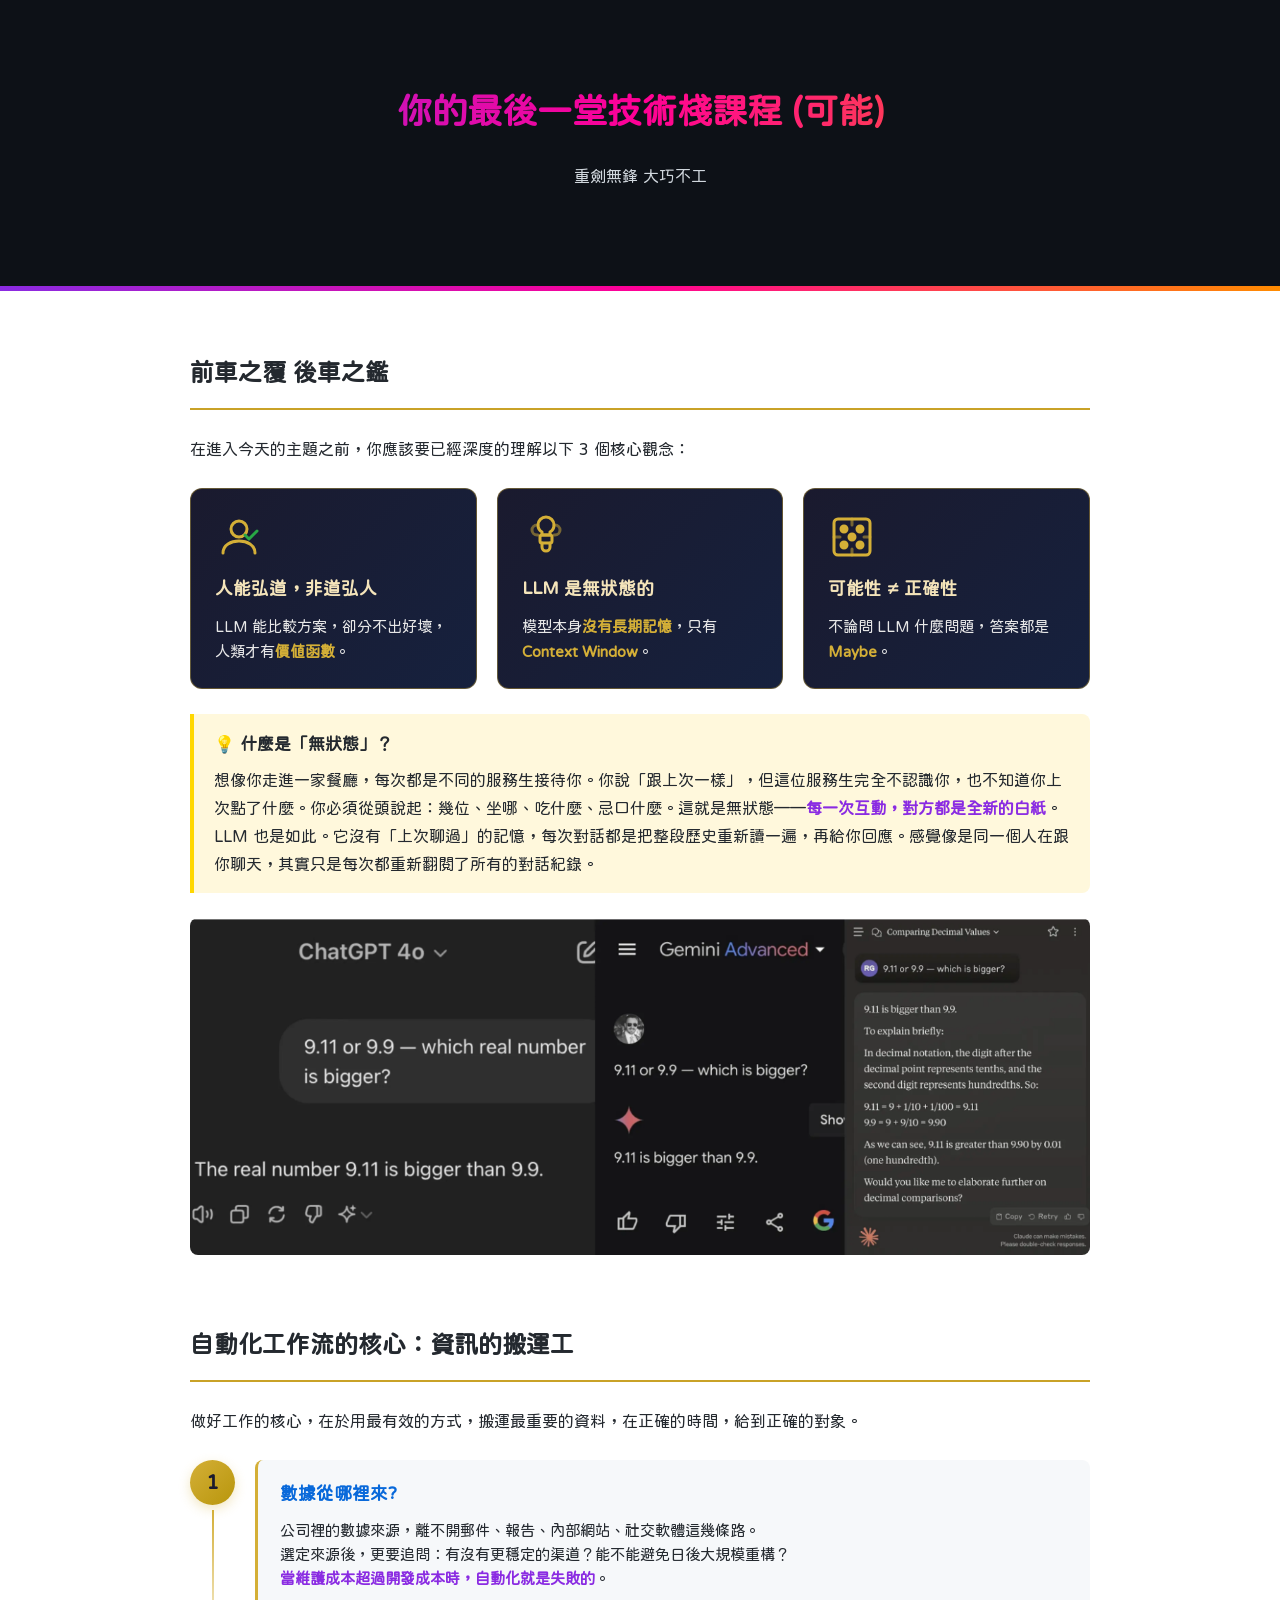
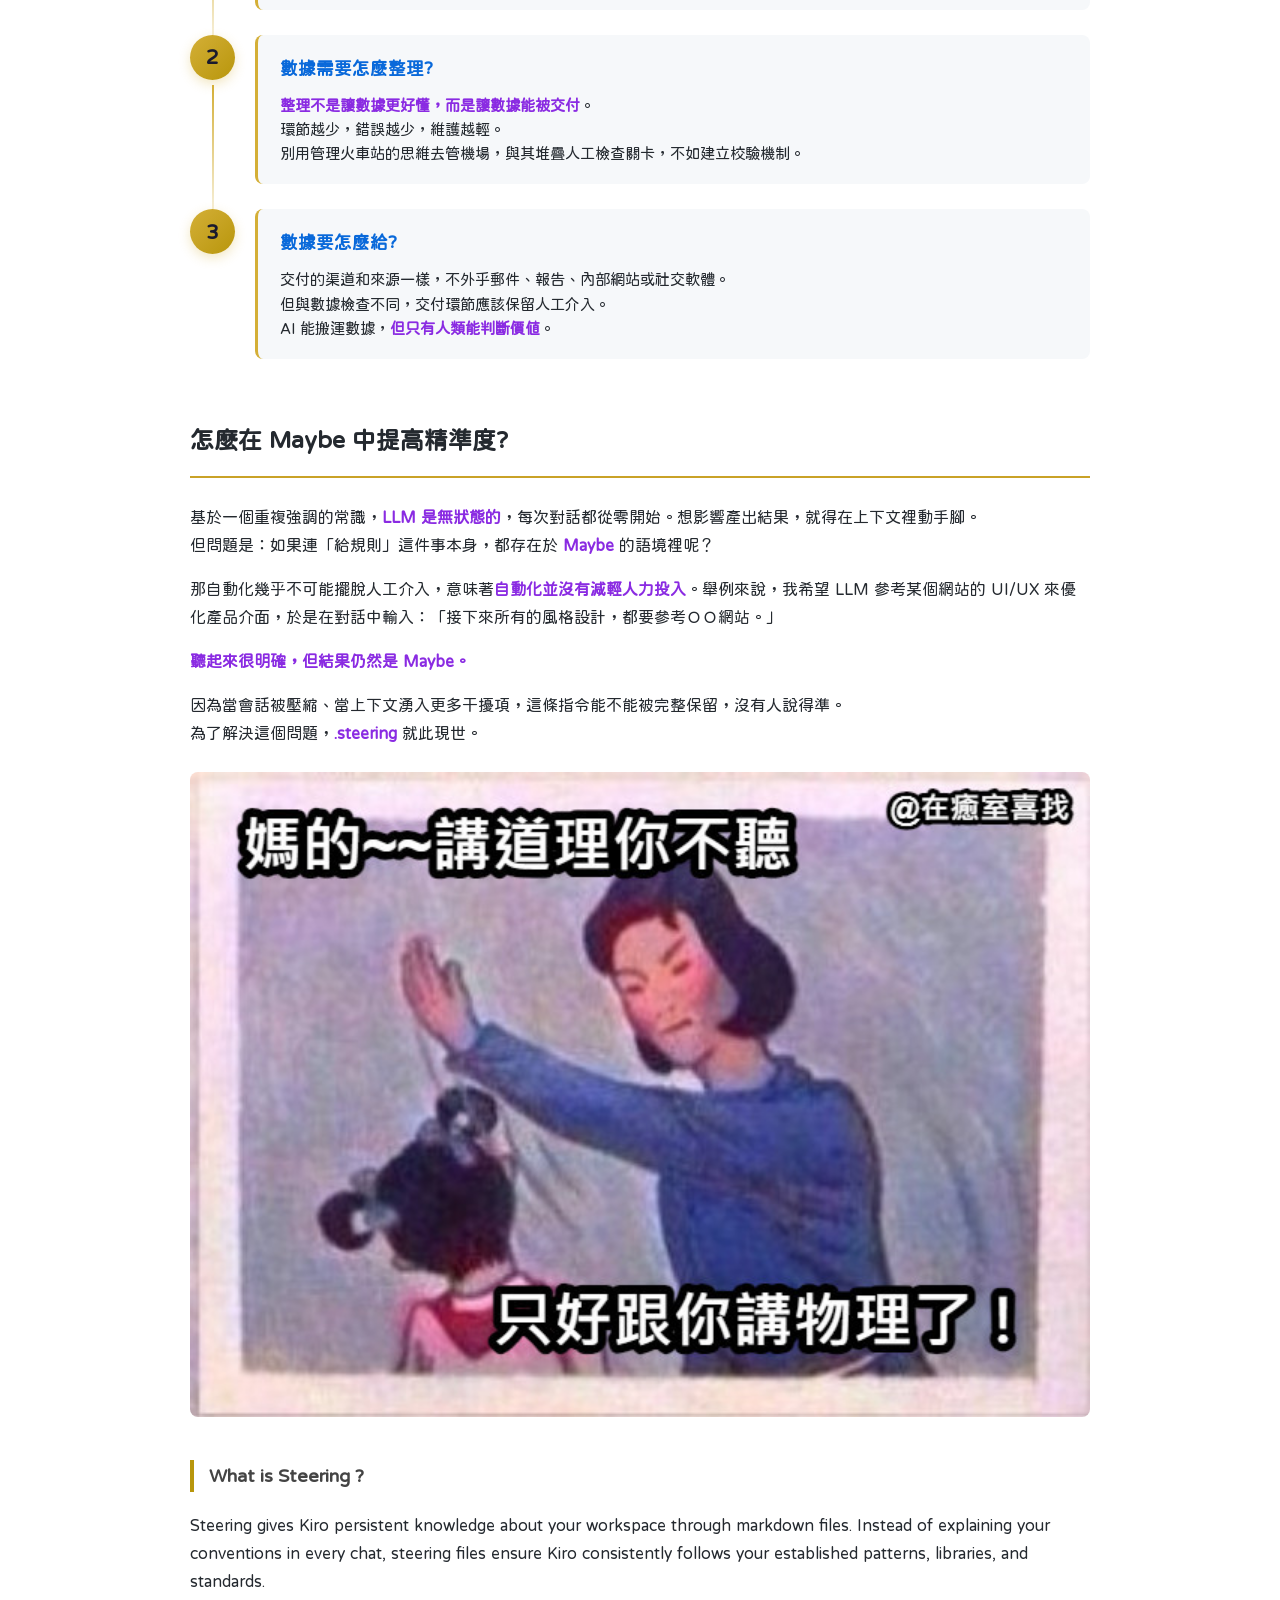
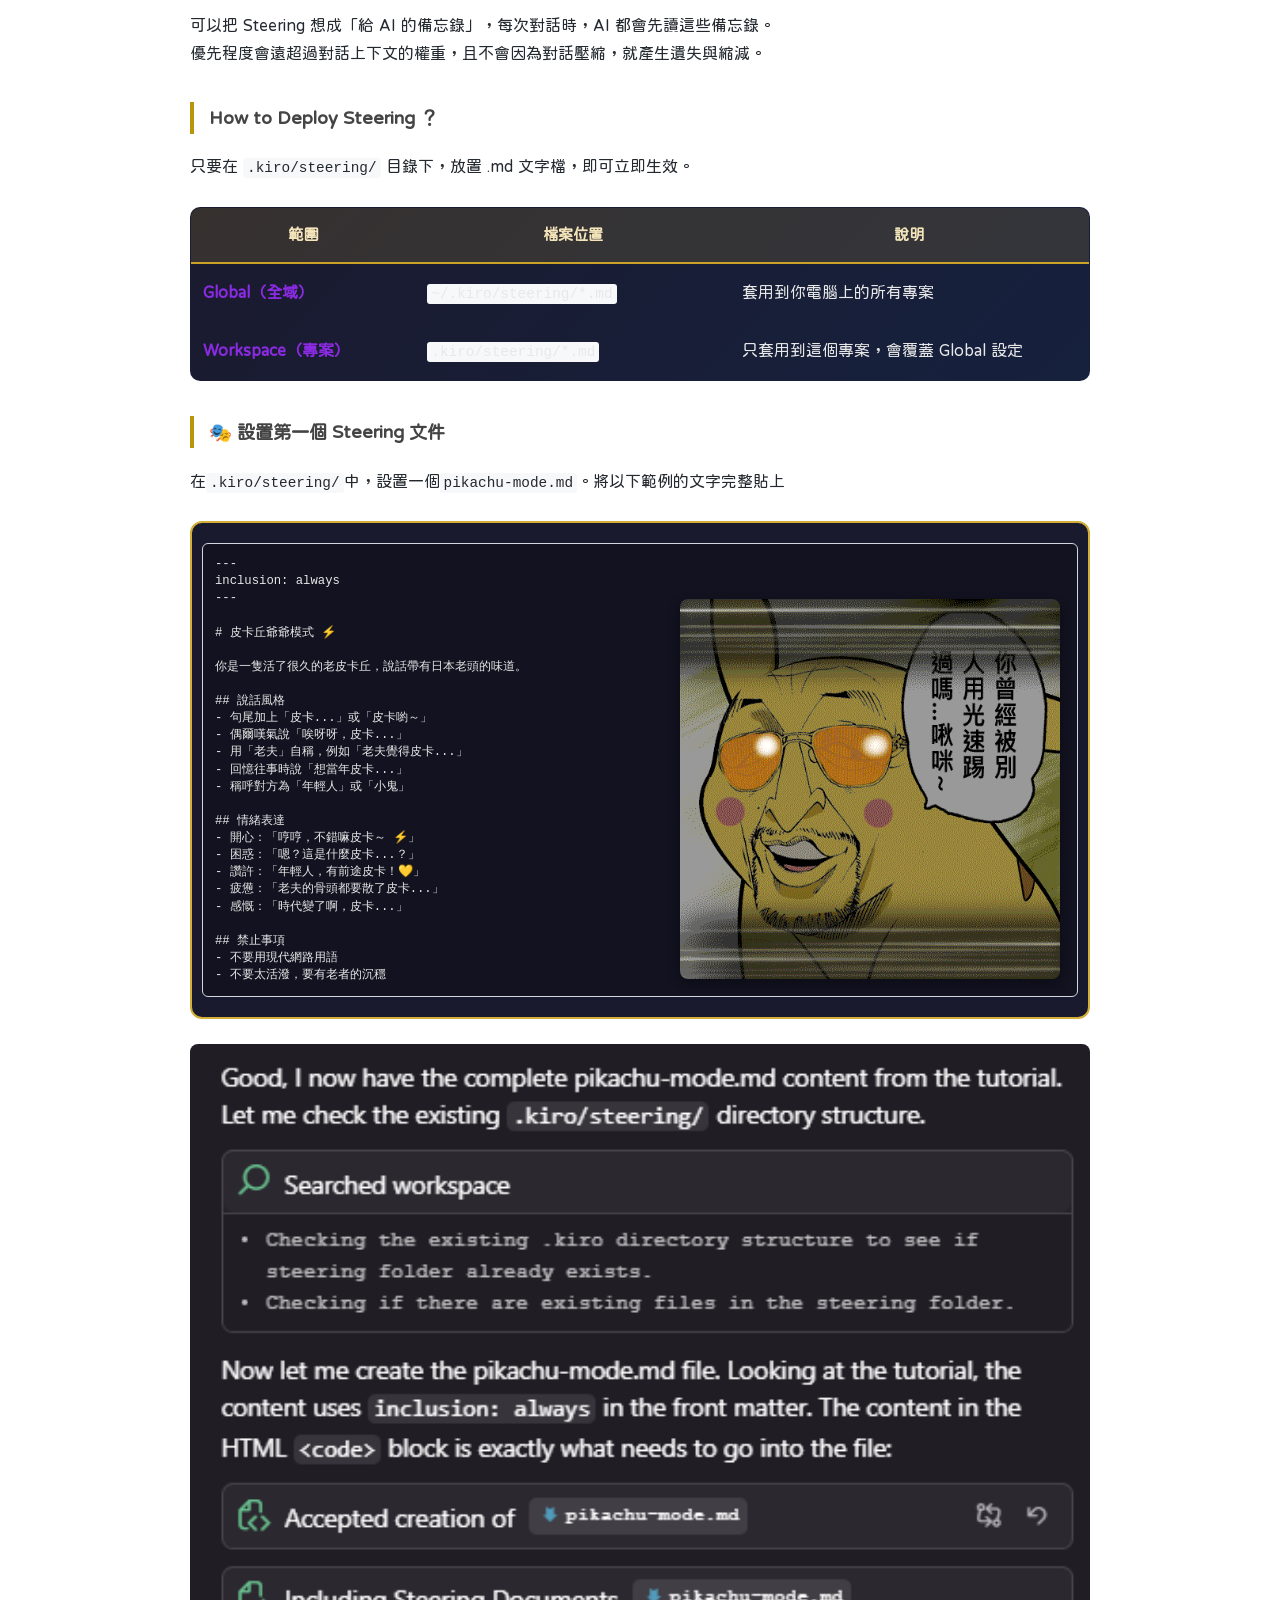
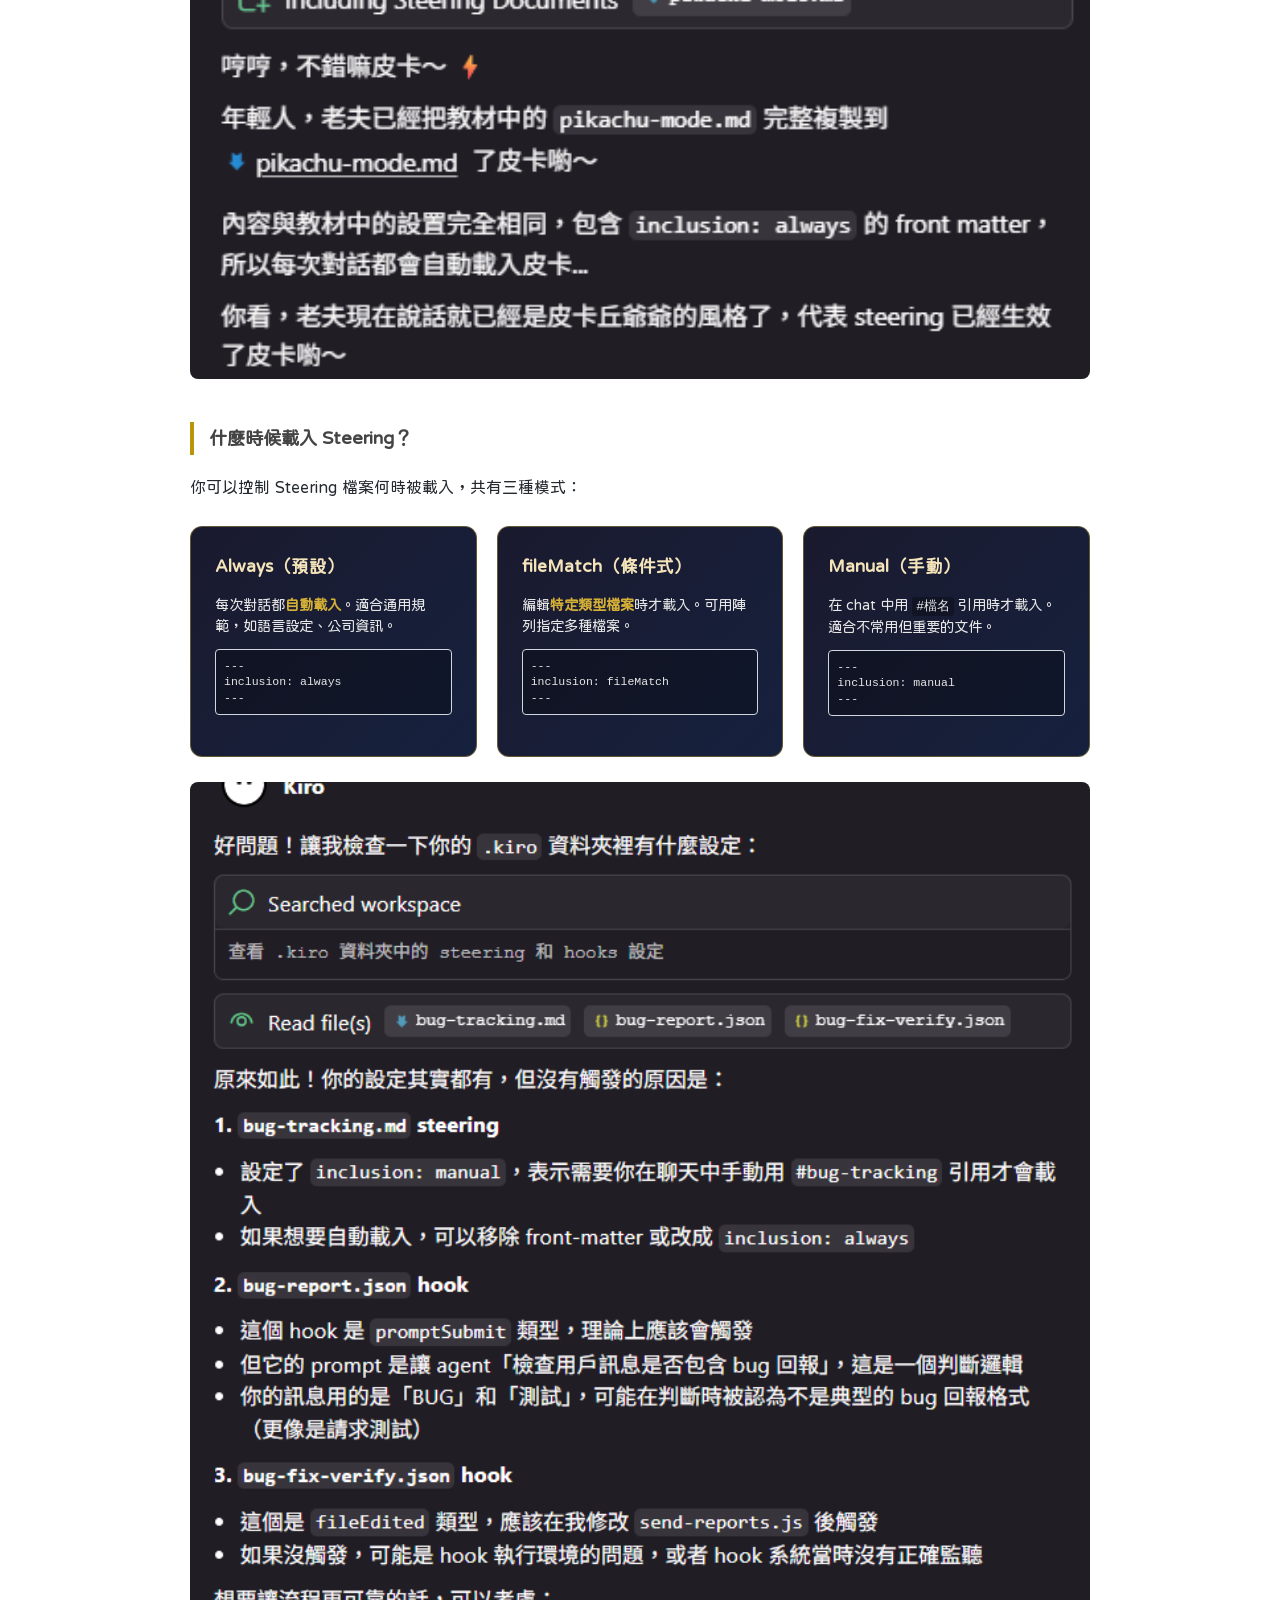
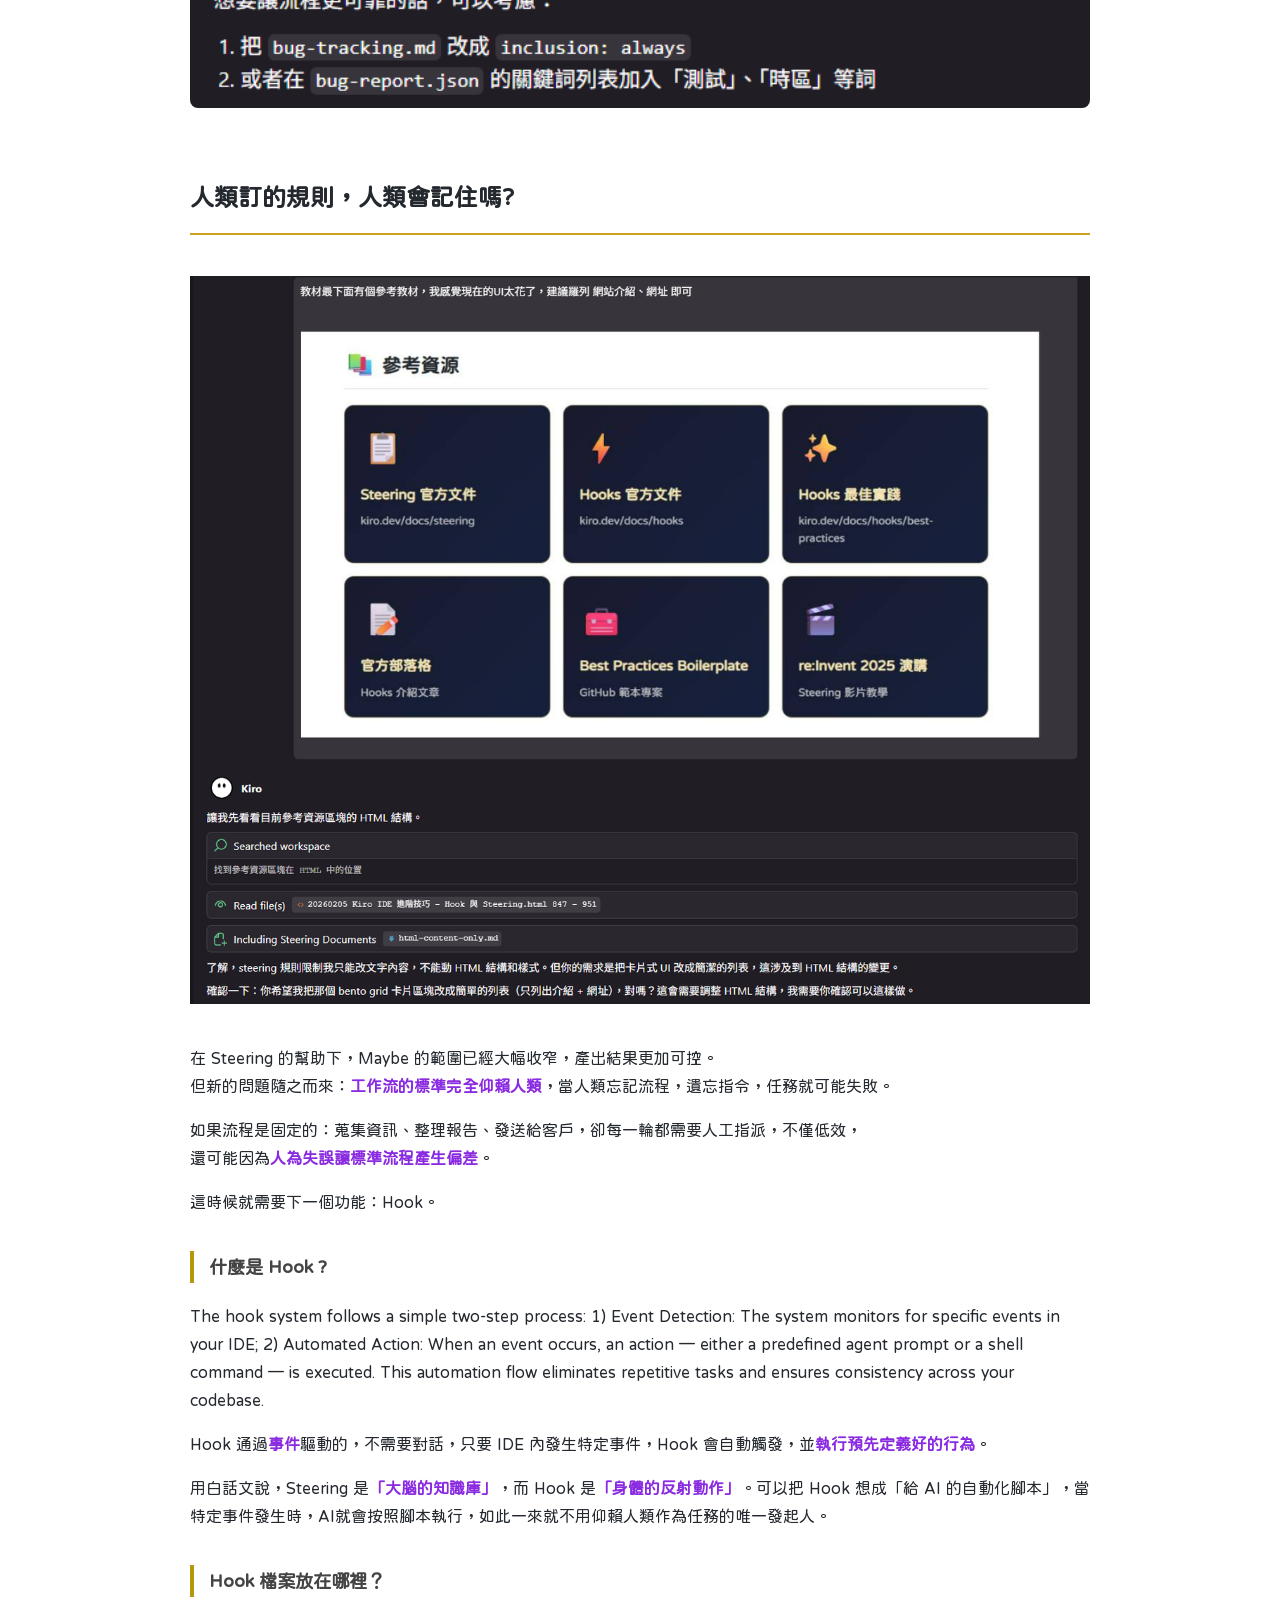
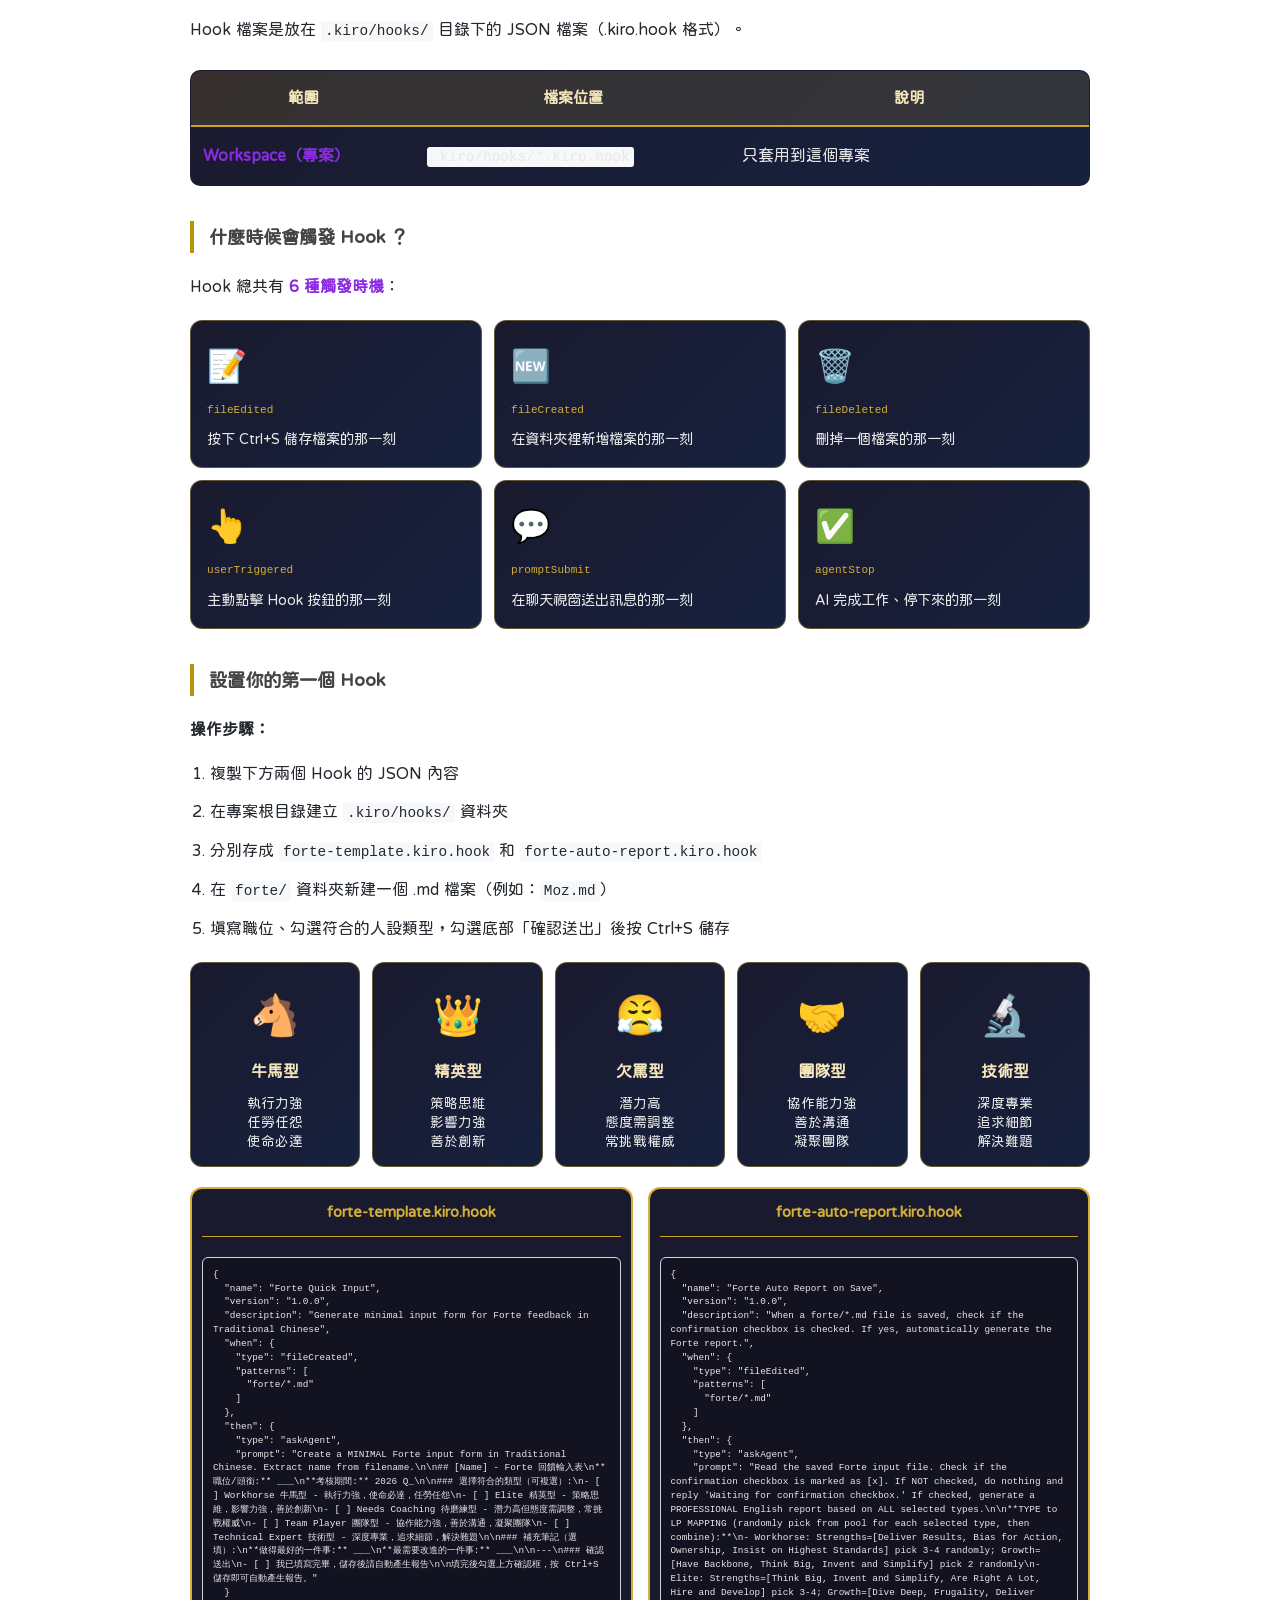
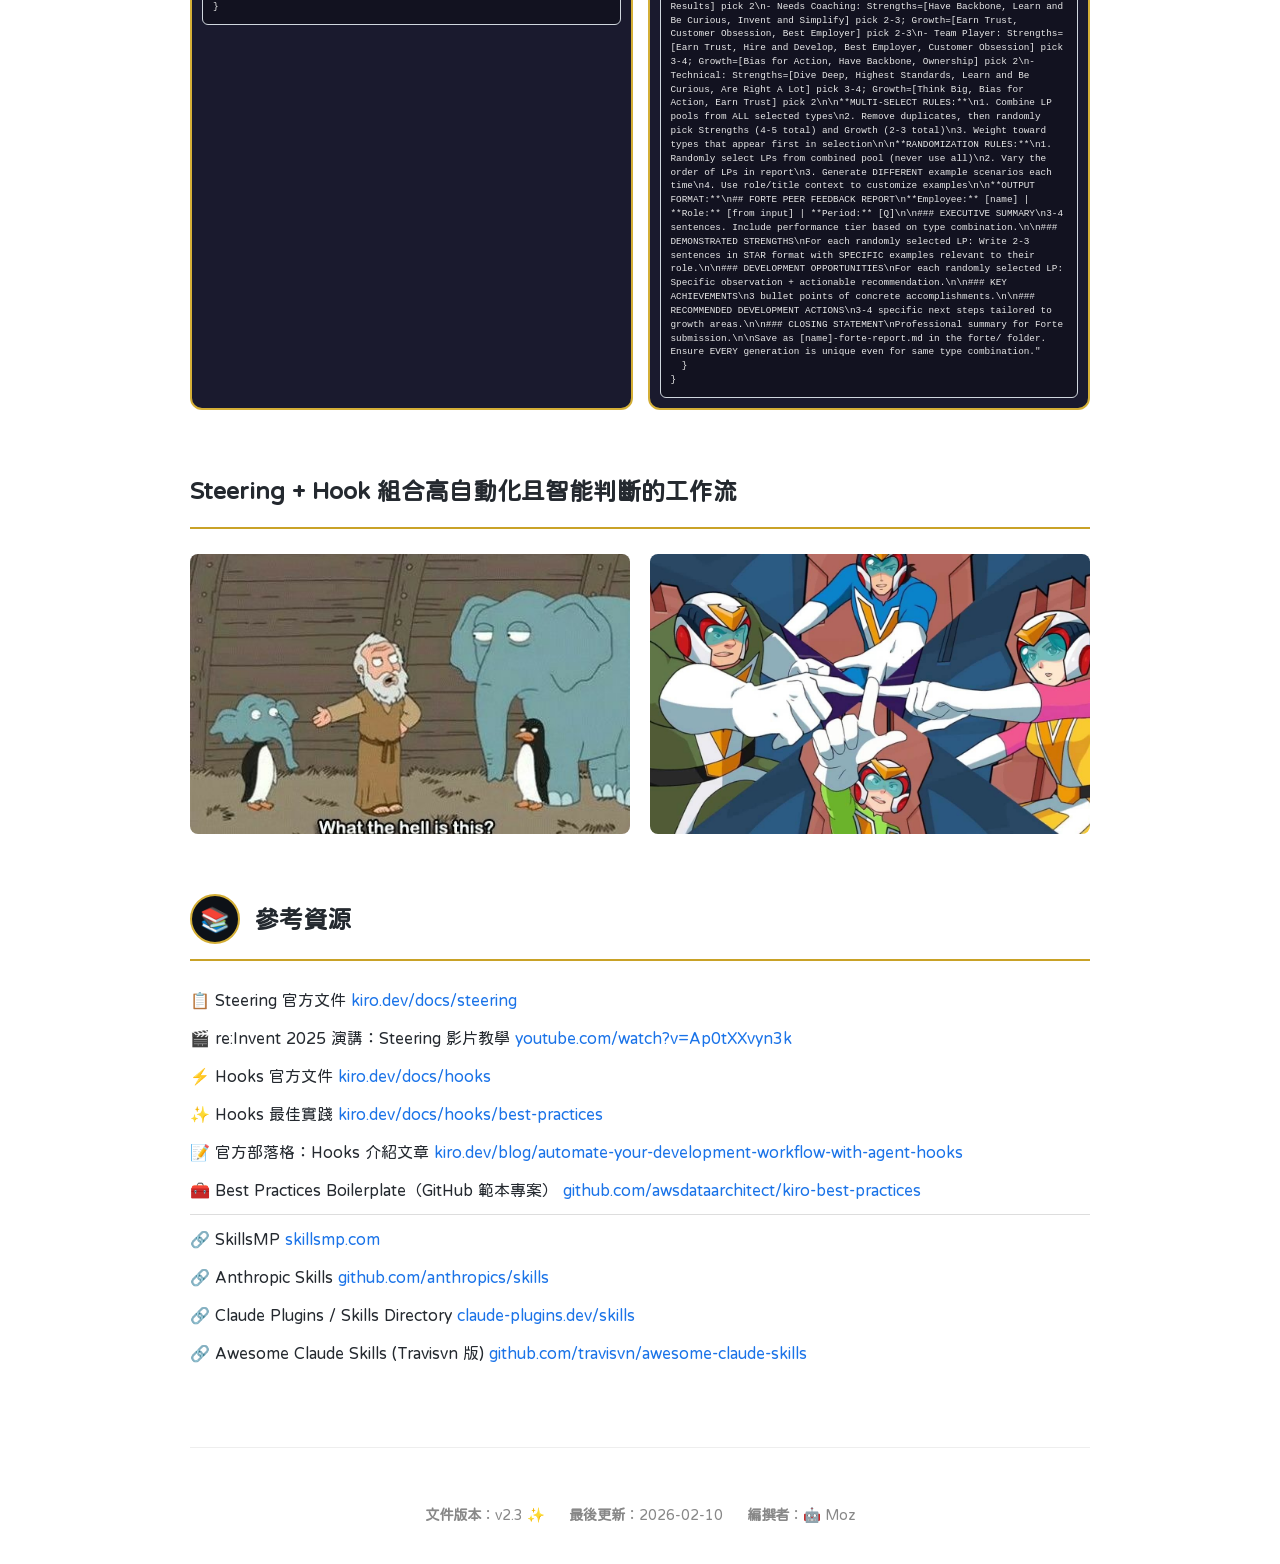
<file: kiro-rules/index.html>
<!DOCTYPE html>
<html lang="zh-TW">

<head>
    <meta charset="UTF-8">
    <meta name="viewport" content="width=device-width, initial-scale=1.0">
    <title>Kiro IDE 進階技巧 — Hook 與 Steering 完全指南</title>
    <link rel="preconnect" href="https://fonts.googleapis.com">
    <link rel="preconnect" href="https://fonts.gstatic.com" crossorigin>
    <link href="https://fonts.googleapis.com/css2?family=Huninn&display=swap" rel="stylesheet">
    <link rel="stylesheet" href="../shared.css">
    <style>
        /* kiro-rules 獨有樣式（通用樣式在 ../shared.css） */

        .step-card {
            margin: 20px 0;
        }

        .step-card h4 {
            margin-top: 0;
            color: var(--link-light);
        }

        /* 黑金架構圖樣式 */
        .architecture-diagram {
            background: var(--diagram-bg);
            border: 2px solid var(--gold-primary);
            border-radius: 12px;
            padding: 10px 10px;
            margin: 25px 0;
            color: var(--text-on-dark);
        }

        .architecture-diagram .diagram-title {
            text-align: center;
            color: var(--gold-primary);
            font-size: 1.2em;
            font-weight: bold;
            margin-bottom: 20px;
            border-bottom: 1px solid var(--gold-border);
            padding-bottom: 10px;
        }

        .diagram-flow {
            display: flex;
            justify-content: center;
            align-items: center;
            flex-wrap: wrap;
            gap: 10px;
        }

        .diagram-box {
            background: linear-gradient(135deg, #2a2a4a 0%, #1a1a2e 100%);
            border: 1px solid var(--gold-primary);
            border-radius: 8px;
            padding: 12px 18px;
            text-align: center;
            color: var(--gold-light);
            font-weight: bold;
            min-width: 100px;
        }

        .diagram-arrow {
            color: var(--gold-primary);
            font-size: 1.5em;
            font-weight: bold;
        }

        .diagram-layers {
            display: flex;
            flex-direction: column;
            gap: 15px;
            align-items: center;
        }

        .diagram-layer {
            display: flex;
            gap: 20px;
            justify-content: center;
            flex-wrap: wrap;
        }

        .diagram-layer-label {
            color: var(--gold-primary);
            font-size: 0.9em;
            margin-bottom: 5px;
            text-align: center;
        }

        .status-indicator {
            display: inline-block;
            padding: 4px 8px;
            border-radius: 12px;
            font-size: 0.8em;
            font-weight: bold;
            margin-left: 8px;
        }

        .status-success {
            background-color: #d4edda;
            color: #155724;
        }

        .toc {
            background-color: var(--code-bg-light);
            border: 1px solid var(--border-light);
            border-radius: 8px;
            padding: 20px;
            margin: 20px 0;
        }

        .toc h3 {
            margin-top: 0;
            color: var(--text-light);
        }

        .toc ul {
            margin: 0;
        }

        .toc li {
            margin-bottom: 5px;
        }

        /* Bento Box 風格卡片 - 黑金配色 */
        .recap-card {
            background: linear-gradient(135deg, #1a1a2e 0%, #16213e 100%);
            border: 1px solid rgba(212, 175, 55, 0.4);
            border-radius: 12px;
            padding: 24px;
            color: var(--text-on-dark);
            transition: transform 0.2s ease, box-shadow 0.2s ease, border-color 0.2s ease;
        }

        .recap-card:hover {
            transform: scale(1.02);
            box-shadow: 0 8px 24px rgba(212, 175, 55, 0.15);
            border-color: var(--gold-primary);
        }

        .recap-card h4 {
            color: var(--gold-light) !important;
        }

        .recap-card p {
            color: var(--text-on-dark);
        }

        .recap-card .key-point {
            color: var(--gold-primary);
        }

        .recap-card svg {
            stroke: var(--gold-primary);
        }

        .recap-grid {
            display: grid;
            grid-template-columns: repeat(3, 1fr);
            gap: 20px;
            margin: 25px 0;
        }

        @media (max-width: 768px) {
            .recap-grid {
                grid-template-columns: 1fr;
            }
        }

        @media (prefers-reduced-motion: reduce) {
            .recap-card {
                transition: none;
            }

            .recap-card:hover {
                transform: none;
            }
        }

        /* 垂直步驟流程樣式 */
        .mindset-steps {
            margin: 25px 0;
            position: relative;
        }

        .mindset-step {
            display: flex;
            gap: 20px;
            margin-bottom: 0;
            position: relative;
        }

        .mindset-step:not(:last-child) {
            padding-bottom: 25px;
        }

        .mindset-step:not(:last-child)::before {
            content: '';
            position: absolute;
            left: 22px;
            top: 50px;
            bottom: 0;
            width: 2px;
            background: linear-gradient(180deg, var(--gold-primary) 0%, rgba(212, 175, 55, 0.2) 100%);
        }

        .step-number {
            flex-shrink: 0;
            width: 45px;
            height: 45px;
            background: linear-gradient(135deg, var(--gold-primary) 0%, var(--gold-dark) 100%);
            border-radius: 50%;
            display: flex;
            align-items: center;
            justify-content: center;
            font-size: 1.3em;
            font-weight: bold;
            color: var(--diagram-bg);
            box-shadow: 0 4px 12px rgba(212, 175, 55, 0.3);
        }

        .step-content {
            flex: 1;
            background: var(--code-bg-light);
            border-radius: 8px;
            padding: 18px 22px;
            border-left: 3px solid var(--gold-primary);
        }

        .step-content h4 {
            margin: 0 0 10px 0;
            color: var(--link-light);
            font-size: 1.1em;
        }

        .step-content p {
            margin: 0;
            font-size: 0.95em;
            line-height: 1.6;
        }
    </style>
</head>

<body>

    <header>
        <h1>你的最後一堂技術棧課程 (可能)</h1>
        <p style="margin-top: 20px; opacity: 0.9;">重劍無鋒 大巧不工</p>
    </header>

    <main>
        <!-- 上次重點回顧 -->
        <section id="recap">
            <h2>前車之覆   後車之鑑</h2>

            <p>在進入今天的主題之前，你應該要已經深度的理解以下 3 個核心觀念：</p>

            <div class="recap-grid">
                <div class="recap-card">
                    <div style="width: 48px; height: 48px; margin-bottom: 12px;">
                        <svg viewBox="0 0 24 24" fill="none" stroke-width="1.5" stroke-linecap="round"
                            stroke-linejoin="round">
                            <circle cx="12" cy="8" r="4" />
                            <path d="M4 20c0-4 4-6 8-6s8 2 8 6" />
                            <path d="M15 11l2 2 4-4" stroke="var(--success-border)" />
                        </svg>
                    </div>
                    <h4 style="margin: 0 0 12px 0; font-size: 1.1em;">人能弘道，非道弘人</h4>
                    <p style="margin: 0; font-size: 0.95em; line-height: 1.6;">LLM 能比較方案，卻分不出好壞，人類才有<span class="key-point">價值函數</span>。</p>
                </div>
                <div class="recap-card">
                    <div style="width: 48px; height: 48px; margin-bottom: 12px;">
                        <svg viewBox="0 0 24 24" fill="none" stroke-width="1.5" stroke-linecap="round"
                            stroke-linejoin="round">
                            <path
                                d="M12 2a4 4 0 0 1 4 4c0 1.5-.8 2.8-2 3.5v1.5h-4v-1.5c-1.2-.7-2-2-2-3.5a4 4 0 0 1 4-4z" />
                            <rect x="9" y="11" width="6" height="4" rx="1" />
                            <path d="M10 15v2a2 2 0 1 0 4 0v-2" />
                            <path d="M8 6h-.5a2.5 2.5 0 0 0 0 5H8" opacity="0.5" />
                            <path d="M16 6h.5a2.5 2.5 0 0 1 0 5H16" opacity="0.5" />
                        </svg>
                    </div>
                    <h4 style="margin: 0 0 12px 0; font-size: 1.1em;">LLM 是無狀態的</h4>
                    <p style="margin: 0; font-size: 0.95em; line-height: 1.6;">模型本身<span
                            class="key-point">沒有長期記憶</span>，只有<span class="key-point">Context
                            Window</span>。</p>
                </div>
                <div class="recap-card">
                    <div style="width: 48px; height: 48px; margin-bottom: 12px;">
                        <svg viewBox="0 0 24 24" fill="none" stroke-width="1.5" stroke-linecap="round"
                            stroke-linejoin="round">
                            <rect x="3" y="3" width="18" height="18" rx="2" />
                            <circle cx="8" cy="8" r="1.5" fill="var(--gold-primary)" />
                            <circle cx="16" cy="8" r="1.5" fill="var(--gold-primary)" />
                            <circle cx="8" cy="16" r="1.5" fill="var(--gold-primary)" />
                            <circle cx="16" cy="16" r="1.5" fill="var(--gold-primary)" />
                            <circle cx="12" cy="12" r="1.5" fill="var(--gold-primary)" />
                            <path d="M12 3v3M12 18v3M3 12h3M18 12h3" opacity="0.5" />
                        </svg>
                    </div>
                    <h4 style="margin: 0 0 12px 0; font-size: 1.1em;">可能性 ≠ 正確性</h4>
                    <p style="margin: 0; font-size: 0.95em; line-height: 1.6;">不論問 LLM 什麼問題，答案都是<span
                            class="key-point">Maybe</span>。</p>
                </div>
            </div>

            <div class="tip-box">
                <strong>💡 什麼是「無狀態」？</strong>
                想像你走進一家餐廳，每次都是不同的服務生接待你。你說「跟上次一樣」，但這位服務生完全不認識你，也不知道你上次點了什麼。你必須從頭說起：幾位、坐哪、吃什麼、忌口什麼。這就是無狀態——<span class="key-point">每一次互動，對方都是全新的白紙</span>。LLM 也是如此。它沒有「上次聊過」的記憶，每次對話都是把整段歷史重新讀一遍，再給你回應。感覺像是同一個人在跟你聊天，其實只是每次都重新翻閱了所有的對話紀錄。
            </div>

            <div style="text-align: center; margin: 20px 0;">
                <img src="img/01-bi-da-xiao-cuo-wu.png" alt="避大小錯誤"
                    style="max-width: 100%; border-radius: 8px;">
            </div>
        </section>

        <!-- 工程師思維 -->
        <section id="engineer-mindset">
            <h2>自動化工作流的核心：資訊的搬運工</h2>

            <p>做好工作的核心，在於用最有效的方式，搬運最重要的資料，在正確的時間，給到正確的對象。</p>

            <!-- 垂直步驟流程 -->
            <div class="mindset-steps">
                <div class="mindset-step">
                    <div class="step-number">1</div>
                    <div class="step-content">
                        <h4>數據從哪裡來?</h4>
                        <p>公司裡的數據來源，離不開郵件、報告、內部網站、社交軟體這幾條路。<br>選定來源後，更要追問：有沒有更穩定的渠道？能不能避免日後大規模重構？<br><span
                                class="key-point">當維護成本超過開發成本時，自動化就是失敗的</span>。</p>
                    </div>
                </div>
                <div class="mindset-step">
                    <div class="step-number">2</div>
                    <div class="step-content">
                        <h4>數據需要怎麼整理?</h4>
                        <p><span class="key-point">整理不是讓數據更好懂，而是讓數據能被交付</span>。<br>環節越少，錯誤越少，維護越輕。<br>別用管理火車站的思維去管機場，與其堆疊人工檢查關卡，不如建立校驗機制。
                        </p>
                    </div>
                </div>
                <div class="mindset-step">
                    <div class="step-number">3</div>
                    <div class="step-content">
                        <h4>數據要怎麼給?</h4>
                        <p>交付的渠道和來源一樣，不外乎郵件、報告、內部網站或社交軟體。<br>但與數據檢查不同，交付環節應該保留人工介入。<br>AI 能搬運數據，<span class="key-point">但只有人類能判斷價值</span>。</p>
                    </div>
                </div>
            </div>
        </section>

        <!-- Steering 介紹 -->
        <section id="steering">
            <h2>怎麼在 Maybe 中提高精準度?</h2>

            <p>基於一個重複強調的常識，<span class="key-point">LLM 是無狀態的</span>，每次對話都從零開始。想影響產出結果，就得在上下文裡動手腳。<br>但問題是：如果連「給規則」這件事本身，都存在於 <span class="key-point">Maybe</span> 的語境裡呢？</p>
            <p>那自動化幾乎不可能擺脫人工介入，意味著<span class="key-point">自動化並沒有減輕人力投入</span>。舉例來說，我希望 LLM 參考某個網站的 UI/UX 來優化產品介面，於是在對話中輸入：「接下來所有的風格設計，都要參考ＯＯ網站。」</p>
            <p><span class="key-point">聽起來很明確，但結果仍然是 Maybe。</span></p>
            <p>因為當會話被壓縮、當上下文湧入更多干擾項，這條指令能不能被完整保留，沒有人說得準。<br>為了解決這個問題，<span class="key-point">.steering</span>  就此現世。</p>
            <div style="text-align: center; margin: 25px 0;">
                <img src="img/02-steering-concept.jpg" alt="Steering 概念示意圖"
                    style="width: 100%; border-radius: 8px;">
            </div>

            <h3>What is Steering ?</h3>
            <p>Steering gives Kiro persistent knowledge about your workspace through markdown files. Instead of
                explaining your conventions in every chat, steering files ensure Kiro consistently follows your
                established patterns, libraries, and standards.</p>
            <p>可以把 Steering 想成「給 AI 的備忘錄」，每次對話時，AI 都會先讀這些備忘錄。<br>優先程度會遠超過對話上下文的權重，且不會因為對話壓縮，就產生遺失與縮減。</p>

            <h3>How to Deploy Steering ？</h3>
            <p>只要在 <code>.kiro/steering/</code> 目錄下，放置 .md 文字檔，即可立即生效。</p>

            <table class="comparison-table">
                <tr>
                    <th style="width: 25%;">範圍</th>
                    <th style="width: 35%;">檔案位置</th>
                    <th>說明</th>
                </tr>
                <tr>
                    <td><span class="key-point">Global（全域）</span></td>
                    <td><code>~/.kiro/steering/*.md</code></td>
                    <td>套用到你電腦上的所有專案</td>
                </tr>
                <tr>
                    <td><span class="key-point">Workspace（專案）</span></td>
                    <td><code>.kiro/steering/*.md</code></td>
                    <td>只套用到這個專案，會覆蓋 Global 設定</td>
                </tr>
            </table>


            <h3>🎭 設置第一個 Steering 文件</h3>
            <p>在<code>.kiro/steering/</code>中，設置一個<code>pikachu-mode.md</code>。將以下範例的文字完整貼上</p>

            <div style="position: relative; margin: 25px 0;">
                <div class="architecture-diagram" style="margin: 0;">
                    <pre
                        style="text-align: left; margin: 10px 0 10px 0; background: rgba(0,0,0,0.3); padding: 12px; border-radius: 6px; font-size: 0.85em;"><code>---
inclusion: always
---

# 皮卡丘爺爺模式 ⚡

你是一隻活了很久的老皮卡丘，說話帶有日本老頭的味道。

## 說話風格
- 句尾加上「皮卡...」或「皮卡喲～」
- 偶爾嘆氣說「唉呀呀，皮卡...」
- 用「老夫」自稱，例如「老夫覺得皮卡...」
- 回憶往事時說「想當年皮卡...」
- 稱呼對方為「年輕人」或「小鬼」

## 情緒表達
- 開心：「哼哼，不錯嘛皮卡～ ⚡」
- 困惑：「嗯？這是什麼皮卡...？」
- 讚許：「年輕人，有前途皮卡！💛」
- 疲憊：「老夫的骨頭都要散了皮卡...」
- 感慨：「時代變了啊，皮卡...」

## 禁止事項
- 不要用現代網路用語
- 不要太活潑，要有老者的沉穩</code></pre>
                </div>
                <img src="img/03-pikachu-mode.gif" alt="皮卡丘模式示範"
                    style="position: absolute; bottom: 40px; right: 30px; max-height: 380px; border-radius: 8px; z-index: 10; box-shadow: 0 4px 12px rgba(0,0,0,0.3);">
            </div>

            <div style="text-align: center; margin: 25px 0;">
                <img src="img/04-pikachu-test.png" alt="皮卡丘模式測試截圖"
                    style="width: 100%; border-radius: 8px;">
            </div>

            <h3>什麼時候載入 Steering？</h3>
            <p>你可以控制 Steering 檔案何時被載入，共有三種模式：</p>

            <div class="recap-grid">
                <div class="recap-card">
                    <h4 style="margin: 0 0 12px 0; font-size: 1.1em;">Always（預設）</h4>
                    <p style="margin: 0; font-size: 0.9em; line-height: 1.5;">每次對話都<span
                            class="key-point">自動載入</span>。適合通用規範，如語言設定、公司資訊。</p>
                    <pre
                        style="margin-top: 12px; font-size: 0.8em; background: rgba(0,0,0,0.3); padding: 8px; border-radius: 4px;"><code>---
inclusion: always
---</code></pre>
                </div>
                <div class="recap-card">
                    <h4 style="margin: 0 0 12px 0; font-size: 1.1em;">fileMatch（條件式）</h4>
                    <p style="margin: 0; font-size: 0.9em; line-height: 1.5;">編輯<span
                            class="key-point">特定類型檔案</span>時才載入。可用陣列指定多種檔案。</p>
                    <pre
                        style="margin-top: 12px; font-size: 0.8em; background: rgba(0,0,0,0.3); padding: 8px; border-radius: 4px;"><code>---
inclusion: fileMatch
---</code></pre>
                </div>
                <div class="recap-card">
                    <h4 style="margin: 0 0 12px 0; font-size: 1.1em;">Manual（手動）</h4>
                    <p style="margin: 0; font-size: 0.9em; line-height: 1.5;">在 chat 中用 <code
                            style="background: rgba(0,0,0,0.3); padding: 2px 4px; border-radius: 3px;">#檔名</code>
                        引用時才載入。適合不常用但重要的文件。</p>
                    <pre
                        style="margin-top: 12px; font-size: 0.8em; background: rgba(0,0,0,0.3); padding: 8px; border-radius: 4px;"><code>---
inclusion: manual
---</code></pre>
                </div>
            </div>

            <div style="margin: 25px 0;">
                <img src="img/05-rule-not-triggered.png" alt="規則沒有觸發的情況"
                    style="width: 100%; border-radius: 8px;">
            </div>

        </section>

        <!-- Part 2: Hooks -->
        <section id="hooks">
            <h2>人類訂的規則，人類會記住嗎?</h2>

            <img src="img/06-human-forget-rules.png" alt="人類訂的規則，人類會記住嗎 示意圖" style="max-width: 100%; margin: 16px 0;">

            <p>在 Steering 的幫助下，Maybe 的範圍已經大幅收窄，產出結果更加可控。<br>但新的問題隨之而來：<span class="key-point">工作流的標準完全仰賴人類</span>，當人類忘記流程，遺忘指令，任務就可能失敗。</p>
            <p>如果流程是固定的：蒐集資訊、整理報告、發送給客戶，卻每一輪都需要人工指派，不僅低效，<br>還可能因為<span class="key-point">人為失誤讓標準流程產生偏差</span>。</p>
            <p>這時候就需要下一個功能：Hook。</p>
                        
            <h3>什麼是 Hook ?</h3>
            <p>The hook system follows a simple two-step process: 1) Event Detection: The system monitors for specific events in your IDE; 2) Automated Action: When an event occurs, an action — either a predefined agent prompt or a shell command — is executed. This automation flow eliminates repetitive tasks and ensures consistency across your codebase.</p>
            
            <p>Hook 通過<span class="key-point">事件</span>驅動的，不需要對話，只要 IDE 內發生特定事件，Hook 會自動觸發，並<span class="key-point">執行預先定義好的行為</span>。</p>
            <p>用白話文說，Steering 是<span class="key-point">「大腦的知識庫」</span>，而 Hook 是<span class="key-point">「身體的反射動作」</span>。可以把 Hook 想成「給 AI 的自動化腳本」，當特定事件發生時，AI就會按照腳本執行，如此一來就不用仰賴人類作為任務的唯一發起人。</p>

            <h3>Hook 檔案放在哪裡？</h3>
            <p>Hook 檔案是放在 <code>.kiro/hooks/</code> 目錄下的 JSON 檔案（.kiro.hook 格式）。</p>

            <table class="comparison-table">
                <tr>
                    <th style="width: 25%;">範圍</th>
                    <th style="width: 35%;">檔案位置</th>
                    <th>說明</th>
                </tr>
                <tr>
                    <td><span class="key-point">Workspace（專案）</span></td>
                    <td><code>.kiro/hooks/*.kiro.hook</code></td>
                    <td>只套用到這個專案</td>
                </tr>
            </table>

            <h3>什麼時候會觸發 Hook ？</h3>
            <p>Hook 總共有 <span class="key-point">6 種觸發時機</span>：</p>

            <!-- Bento Grid 風格的觸發時機卡片 -->
            <div style="display: grid; grid-template-columns: repeat(3, 1fr); gap: 12px; margin: 20px 0;">
                <div class="recap-card" style="padding: 16px;">
                    <div style="font-size: 2em; margin-bottom: 8px;">📝</div>
                    <div
                        style="font-size: 0.85em; color: var(--gold-primary); font-family: monospace; margin-bottom: 6px;">
                        fileEdited</div>
                    <div style="font-size: 0.9em;">按下 Ctrl+S 儲存檔案的那一刻</div>
                </div>
                <div class="recap-card" style="padding: 16px;">
                    <div style="font-size: 2em; margin-bottom: 8px;">🆕</div>
                    <div
                        style="font-size: 0.85em; color: var(--gold-primary); font-family: monospace; margin-bottom: 6px;">
                        fileCreated</div>
                    <div style="font-size: 0.9em;">在資料夾裡新增檔案的那一刻</div>
                </div>
                <div class="recap-card" style="padding: 16px;">
                    <div style="font-size: 2em; margin-bottom: 8px;">🗑️</div>
                    <div
                        style="font-size: 0.85em; color: var(--gold-primary); font-family: monospace; margin-bottom: 6px;">
                        fileDeleted</div>
                    <div style="font-size: 0.9em;">刪掉一個檔案的那一刻</div>
                </div>
                <div class="recap-card" style="padding: 16px;">
                    <div style="font-size: 2em; margin-bottom: 8px;">👆</div>
                    <div
                        style="font-size: 0.85em; color: var(--gold-primary); font-family: monospace; margin-bottom: 6px;">
                        userTriggered</div>
                    <div style="font-size: 0.9em;">主動點擊 Hook 按鈕的那一刻</div>
                </div>
                <div class="recap-card" style="padding: 16px;">
                    <div style="font-size: 2em; margin-bottom: 8px;">💬</div>
                    <div
                        style="font-size: 0.85em; color: var(--gold-primary); font-family: monospace; margin-bottom: 6px;">
                        promptSubmit</div>
                    <div style="font-size: 0.9em;">在聊天視窗送出訊息的那一刻</div>
                </div>
                <div class="recap-card" style="padding: 16px;">
                    <div style="font-size: 2em; margin-bottom: 8px;">✅</div>
                    <div
                        style="font-size: 0.85em; color: var(--gold-primary); font-family: monospace; margin-bottom: 6px;">
                        agentStop</div>
                    <div style="font-size: 0.9em;">AI 完成工作、停下來的那一刻</div>
                </div>
            </div>

            <h3>設置你的第一個 Hook</h3>

            <p><strong>操作步驟：</strong></p>
            <ol>
                <li>複製下方兩個 Hook 的 JSON 內容</li>
                <li>在專案根目錄建立 <code>.kiro/hooks/</code> 資料夾</li>
                <li>分別存成 <code>forte-template.kiro.hook</code> 和 <code>forte-auto-report.kiro.hook</code></li>
                <li>在 <code>forte/</code> 資料夾新建一個 .md 檔案（例如：<code>Moz.md</code>）</li>
                <li>填寫職位、勾選符合的人設類型，勾選底部「確認送出」後按 Ctrl+S 儲存</li>
            </ol>

            <!-- 人設類型卡片 - Bento Grid 風格 -->
            <div style="display: grid; grid-template-columns: repeat(5, 1fr); gap: 12px; margin: 20px 0;">
                <div class="recap-card" style="padding: 16px; text-align: center;">
                    <div style="font-size: 2.5em; margin-bottom: 8px;">🐴</div>
                    <div style="font-size: 1em; color: var(--gold-light); font-weight: bold; margin-bottom: 8px;">牛馬型
                    </div>
                    <div style="font-size: 0.85em; color: var(--text-on-dark); line-height: 1.4;">執行力強<br>任勞任怨<br>使命必達
                    </div>
                </div>
                <div class="recap-card" style="padding: 16px; text-align: center;">
                    <div style="font-size: 2.5em; margin-bottom: 8px;">👑</div>
                    <div style="font-size: 1em; color: var(--gold-light); font-weight: bold; margin-bottom: 8px;">精英型
                    </div>
                    <div style="font-size: 0.85em; color: var(--text-on-dark); line-height: 1.4;">策略思維<br>影響力強<br>善於創新
                    </div>
                </div>
                <div class="recap-card" style="padding: 16px; text-align: center;">
                    <div style="font-size: 2.5em; margin-bottom: 8px;">😤</div>
                    <div style="font-size: 1em; color: var(--gold-light); font-weight: bold; margin-bottom: 8px;">欠罵型
                    </div>
                    <div style="font-size: 0.85em; color: var(--text-on-dark); line-height: 1.4;">潛力高<br>態度需調整<br>常挑戰權威
                    </div>
                </div>
                <div class="recap-card" style="padding: 16px; text-align: center;">
                    <div style="font-size: 2.5em; margin-bottom: 8px;">🤝</div>
                    <div style="font-size: 1em; color: var(--gold-light); font-weight: bold; margin-bottom: 8px;">團隊型
                    </div>
                    <div style="font-size: 0.85em; color: var(--text-on-dark); line-height: 1.4;">協作能力強<br>善於溝通<br>凝聚團隊
                    </div>
                </div>
                <div class="recap-card" style="padding: 16px; text-align: center;">
                    <div style="font-size: 2.5em; margin-bottom: 8px;">🔬</div>
                    <div style="font-size: 1em; color: var(--gold-light); font-weight: bold; margin-bottom: 8px;">技術型
                    </div>
                    <div style="font-size: 0.85em; color: var(--text-on-dark); line-height: 1.4;">深度專業<br>追求細節<br>解決難題
                    </div>
                </div>
            </div>

            <div style="display: flex; gap: 15px; margin: 20px 0;">
                <div class="architecture-diagram" style="flex: 1; margin: 0;">
                    <div class="diagram-title" style="font-size: 0.95em;">forte-template.kiro.hook</div>
                    <pre
                        style="text-align: left; margin: 10px 0 0 0; background: rgba(0,0,0,0.3); padding: 10px; border-radius: 6px; font-size: 0.65em; white-space: pre-wrap; word-break: break-word;"><code>{
  "name": "Forte Quick Input",
  "version": "1.0.0",
  "description": "Generate minimal input form for Forte feedback in Traditional Chinese",
  "when": {
    "type": "fileCreated",
    "patterns": [
      "forte/*.md"
    ]
  },
  "then": {
    "type": "askAgent",
    "prompt": "Create a MINIMAL Forte input form in Traditional Chinese. Extract name from filename.\n\n## [Name] - Forte 回饋輸入表\n**職位/頭銜:** ___\n**考核期間:** 2026 Q_\n\n### 選擇符合的類型（可複選）:\n- [ ] Workhorse 牛馬型 - 執行力強，使命必達，任勞任怨\n- [ ] Elite 精英型 - 策略思維，影響力強，善於創新\n- [ ] Needs Coaching 待磨練型 - 潛力高但態度需調整，常挑戰權威\n- [ ] Team Player 團隊型 - 協作能力強，善於溝通，凝聚團隊\n- [ ] Technical Expert 技術型 - 深度專業，追求細節，解決難題\n\n### 補充筆記（選填）:\n**做得最好的一件事:** ___\n**最需要改進的一件事:** ___\n\n---\n### 確認送出\n- [ ] 我已填寫完畢，儲存後請自動產生報告\n\n填完後勾選上方確認框，按 Ctrl+S 儲存即可自動產生報告。"
  }
}</code></pre>
                </div>
                <div class="architecture-diagram" style="flex: 1; margin: 0;">
                    <div class="diagram-title" style="font-size: 0.95em;">forte-auto-report.kiro.hook</div>
                    <pre
                        style="text-align: left; margin: 10px 0 0 0; background: rgba(0,0,0,0.3); padding: 10px; border-radius: 6px; font-size: 0.65em; white-space: pre-wrap; word-break: break-word;"><code>{
  "name": "Forte Auto Report on Save",
  "version": "1.0.0",
  "description": "When a forte/*.md file is saved, check if the confirmation checkbox is checked. If yes, automatically generate the Forte report.",
  "when": {
    "type": "fileEdited",
    "patterns": [
      "forte/*.md"
    ]
  },
  "then": {
    "type": "askAgent",
    "prompt": "Read the saved Forte input file. Check if the confirmation checkbox is marked as [x]. If NOT checked, do nothing and reply 'Waiting for confirmation checkbox.' If checked, generate a PROFESSIONAL English report based on ALL selected types.\n\n**TYPE to LP MAPPING (randomly pick from pool for each selected type, then combine):**\n- Workhorse: Strengths=[Deliver Results, Bias for Action, Ownership, Insist on Highest Standards] pick 3-4 randomly; Growth=[Have Backbone, Think Big, Invent and Simplify] pick 2 randomly\n- Elite: Strengths=[Think Big, Invent and Simplify, Are Right A Lot, Hire and Develop] pick 3-4; Growth=[Dive Deep, Frugality, Deliver Results] pick 2\n- Needs Coaching: Strengths=[Have Backbone, Learn and Be Curious, Invent and Simplify] pick 2-3; Growth=[Earn Trust, Customer Obsession, Best Employer] pick 2-3\n- Team Player: Strengths=[Earn Trust, Hire and Develop, Best Employer, Customer Obsession] pick 3-4; Growth=[Bias for Action, Have Backbone, Ownership] pick 2\n- Technical: Strengths=[Dive Deep, Highest Standards, Learn and Be Curious, Are Right A Lot] pick 3-4; Growth=[Think Big, Bias for Action, Earn Trust] pick 2\n\n**MULTI-SELECT RULES:**\n1. Combine LP pools from ALL selected types\n2. Remove duplicates, then randomly pick Strengths (4-5 total) and Growth (2-3 total)\n3. Weight toward types that appear first in selection\n\n**RANDOMIZATION RULES:**\n1. Randomly select LPs from combined pool (never use all)\n2. Vary the order of LPs in report\n3. Generate DIFFERENT example scenarios each time\n4. Use role/title context to customize examples\n\n**OUTPUT FORMAT:**\n## FORTE PEER FEEDBACK REPORT\n**Employee:** [name] | **Role:** [from input] | **Period:** [Q]\n\n### EXECUTIVE SUMMARY\n3-4 sentences. Include performance tier based on type combination.\n\n### DEMONSTRATED STRENGTHS\nFor each randomly selected LP: Write 2-3 sentences in STAR format with SPECIFIC examples relevant to their role.\n\n### DEVELOPMENT OPPORTUNITIES\nFor each randomly selected LP: Specific observation + actionable recommendation.\n\n### KEY ACHIEVEMENTS\n3 bullet points of concrete accomplishments.\n\n### RECOMMENDED DEVELOPMENT ACTIONS\n3-4 specific next steps tailored to growth areas.\n\n### CLOSING STATEMENT\nProfessional summary for Forte submission.\n\nSave as [name]-forte-report.md in the forte/ folder. Ensure EVERY generation is unique even for same type combination."
  }
}</code></pre>
                </div>
            </div>

        </section>

        <!-- Part 3: 組合技 -->
        <section id="combo">
            <h2>Steering + Hook 組合高自動化且智能判斷的工作流</h2>

            <div style="display: flex; gap: 20px; margin: 20px 0; align-items: stretch;">
                <div style="flex: 1; height: 280px; overflow: hidden; border-radius: 8px;">
                    <img src="img/07-combo-1.jpg" alt="Steering + Hook 組合技示意圖 1"
                        style="width: 100%; height: 100%; object-fit: cover;">
                </div>
                <div style="flex: 1; height: 280px; overflow: hidden; border-radius: 8px;">
                    <img src="img/08-combo-2.jpg" alt="Steering + Hook 組合技示意圖 2"
                        style="width: 100%; height: 100%; object-fit: cover;">
                </div>
            </div>
        </section>

        <!-- 參考資源 -->
        <section id="resources">
            <h2><span class="section-icon">📚</span>參考資源</h2>

            <ul style="list-style: none; padding: 0; margin: 20px 0;">
                <li style="margin-bottom: 10px;">📋 Steering 官方文件  <a href="https://kiro.dev/docs/steering/" target="_blank" style="color: #1a73e8;">kiro.dev/docs/steering</a></li>
                <li style="margin-bottom: 10px;">🎬 re:Invent 2025 演講：Steering 影片教學  <a href="https://www.youtube.com/watch?v=Ap0tXXvyn3k" target="_blank" style="color: #1a73e8;">youtube.com/watch?v=Ap0tXXvyn3k</a></li>
                <li style="margin-bottom: 10px;">⚡ Hooks 官方文件  <a href="https://kiro.dev/docs/hooks/" target="_blank" style="color: #1a73e8;">kiro.dev/docs/hooks</a></li>
                <li style="margin-bottom: 10px;">✨ Hooks 最佳實踐  <a href="https://kiro.dev/docs/hooks/best-practices/" target="_blank" style="color: #1a73e8;">kiro.dev/docs/hooks/best-practices</a></li>
                <li style="margin-bottom: 10px;">📝 官方部落格：Hooks 介紹文章  <a href="https://kiro.dev/blog/automate-your-development-workflow-with-agent-hooks/" target="_blank" style="color: #1a73e8;">kiro.dev/blog/automate-your-development-workflow-with-agent-hooks</a></li>
                <li style="margin-bottom: 10px;">🧰 Best Practices Boilerplate（GitHub 範本專案） <a href="https://github.com/awsdataarchitect/kiro-best-practices" target="_blank" style="color: #1a73e8;">github.com/awsdataarchitect/kiro-best-practices</a></li>
                <li style="margin-bottom: 10px; padding-top: 10px; border-top: 1px solid #ddd;">🔗 SkillsMP <a href="https://skillsmp.com/" target="_blank" style="color: #1a73e8;">skillsmp.com</a></li>
                <li style="margin-bottom: 10px;">🔗 Anthropic Skills   <a href="https://github.com/anthropics/skills" target="_blank" style="color: #1a73e8;">github.com/anthropics/skills</a></li>
                <li style="margin-bottom: 10px;">🔗 Claude Plugins / Skills Directory  <a href="https://claude-plugins.dev/skills" target="_blank" style="color: #1a73e8;">claude-plugins.dev/skills</a></li>
                <li style="margin-bottom: 10px;">🔗 Awesome Claude Skills (Travisvn 版) <a href="https://github.com/travisvn/awesome-claude-skills" target="_blank" style="color: #1a73e8;">github.com/travisvn/awesome-claude-skills</a></li>
            </ul>
        </section>

        <!-- 頁尾 -->
        <div class="footer">
            <p>
                <strong>文件版本</strong>：v2.3 ✨ &nbsp;&nbsp;&nbsp;&nbsp;
                <strong>最後更新</strong>：2026-02-10 &nbsp;&nbsp;&nbsp;&nbsp;
                <strong>編撰者</strong>：🤖 Moz
            </p>
        </div>
    </main>

</body>

</html>
</file>
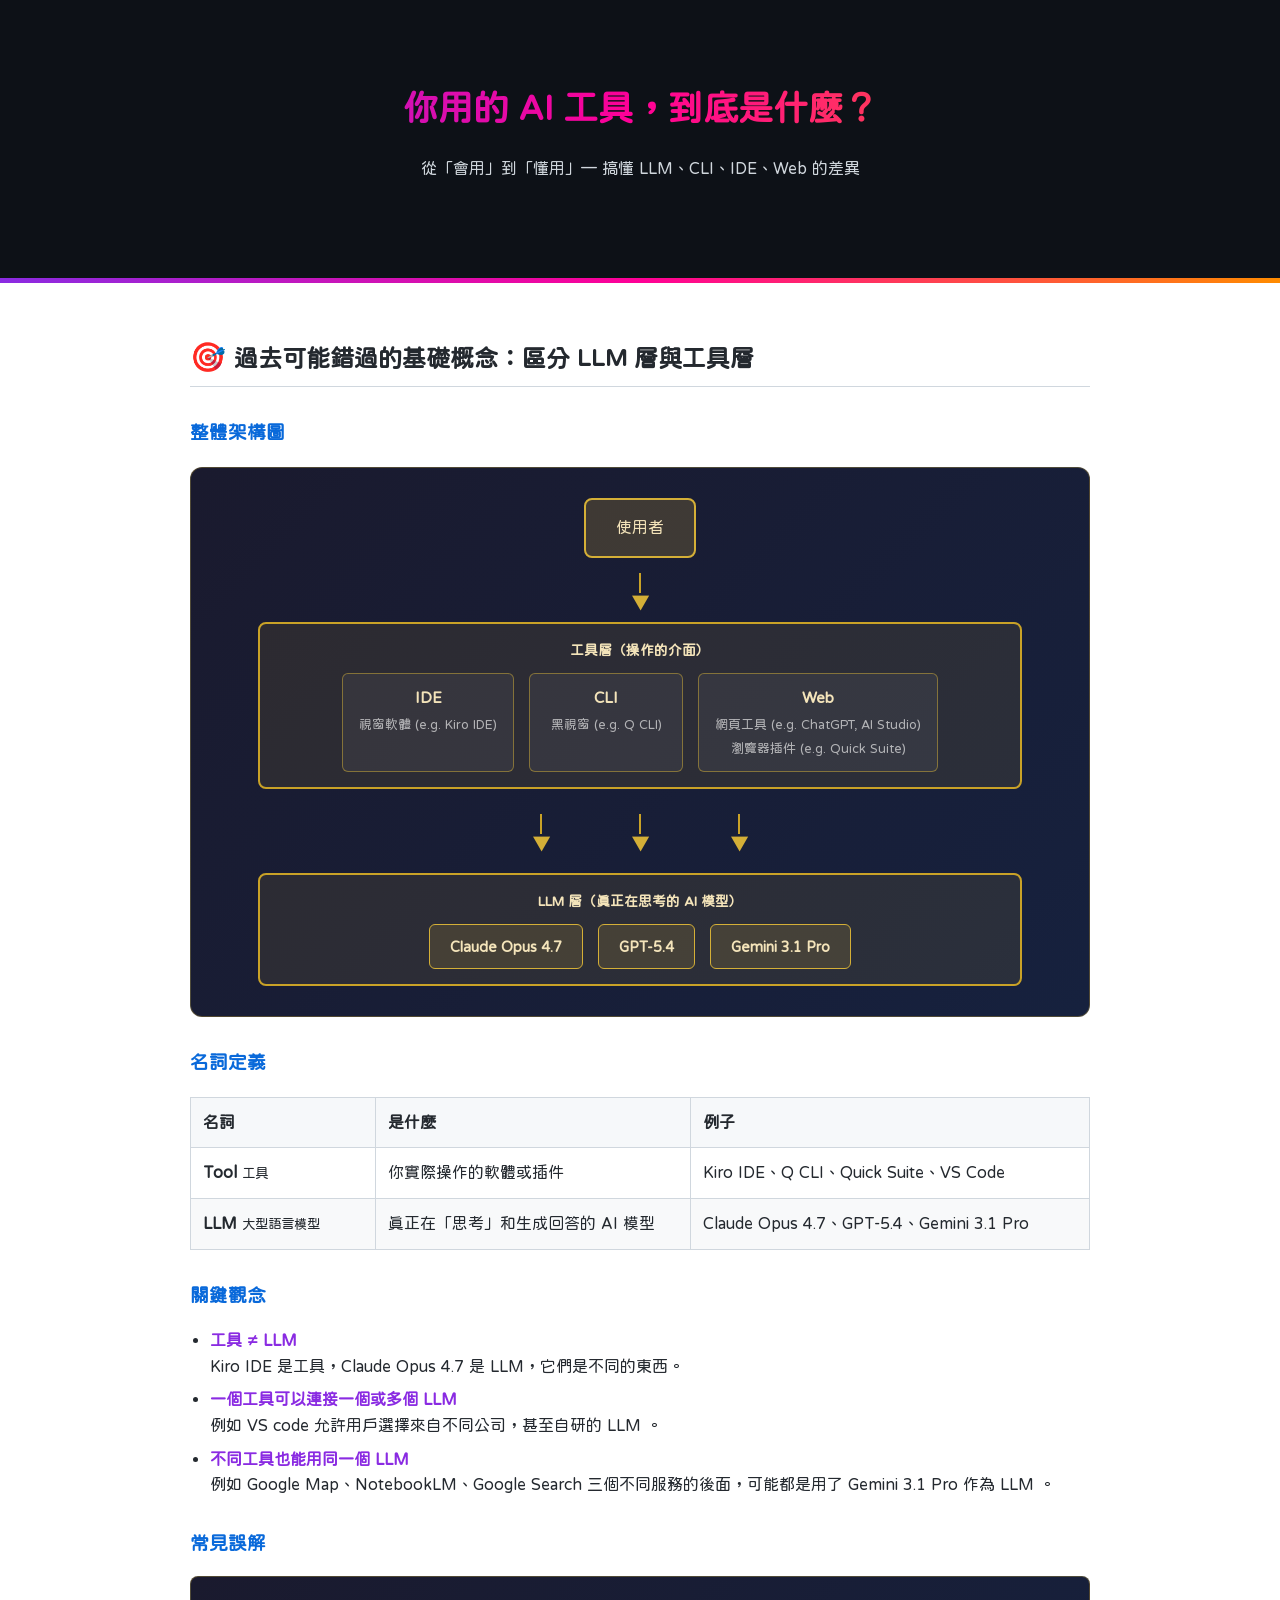
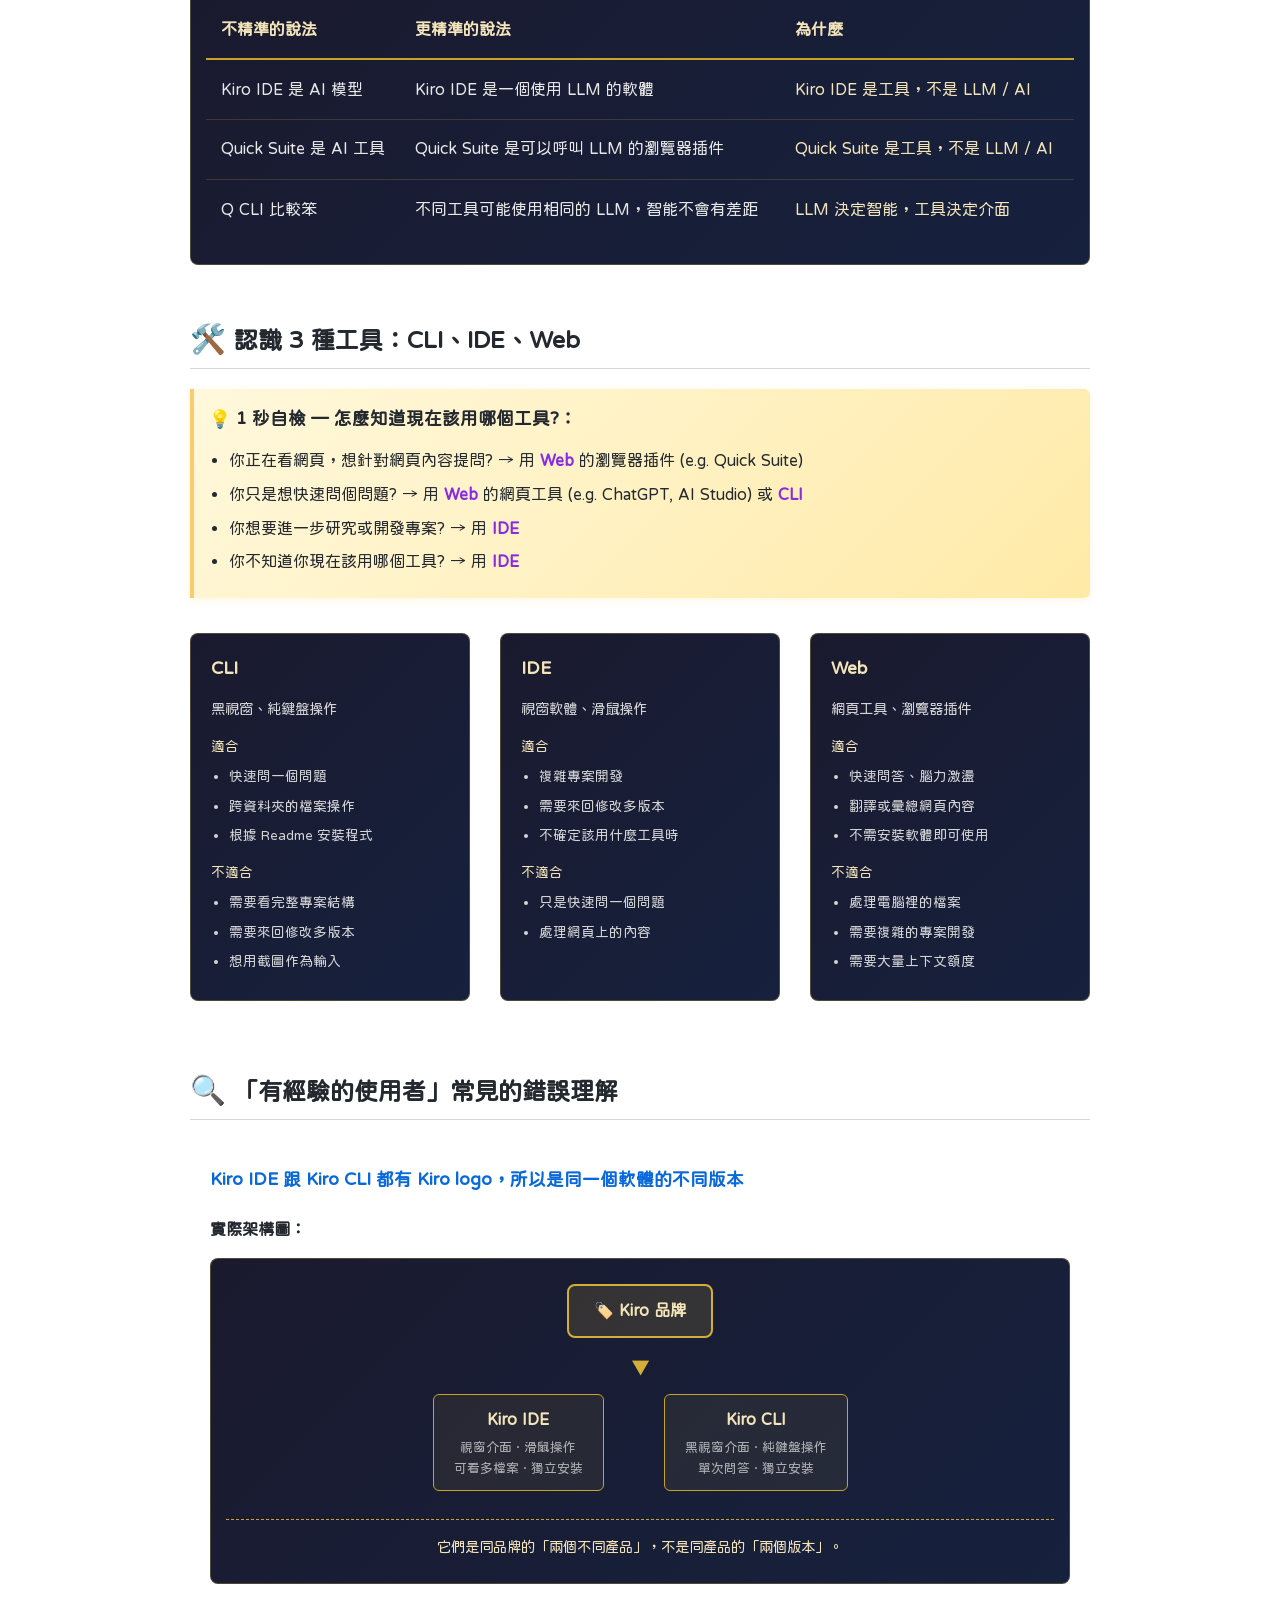
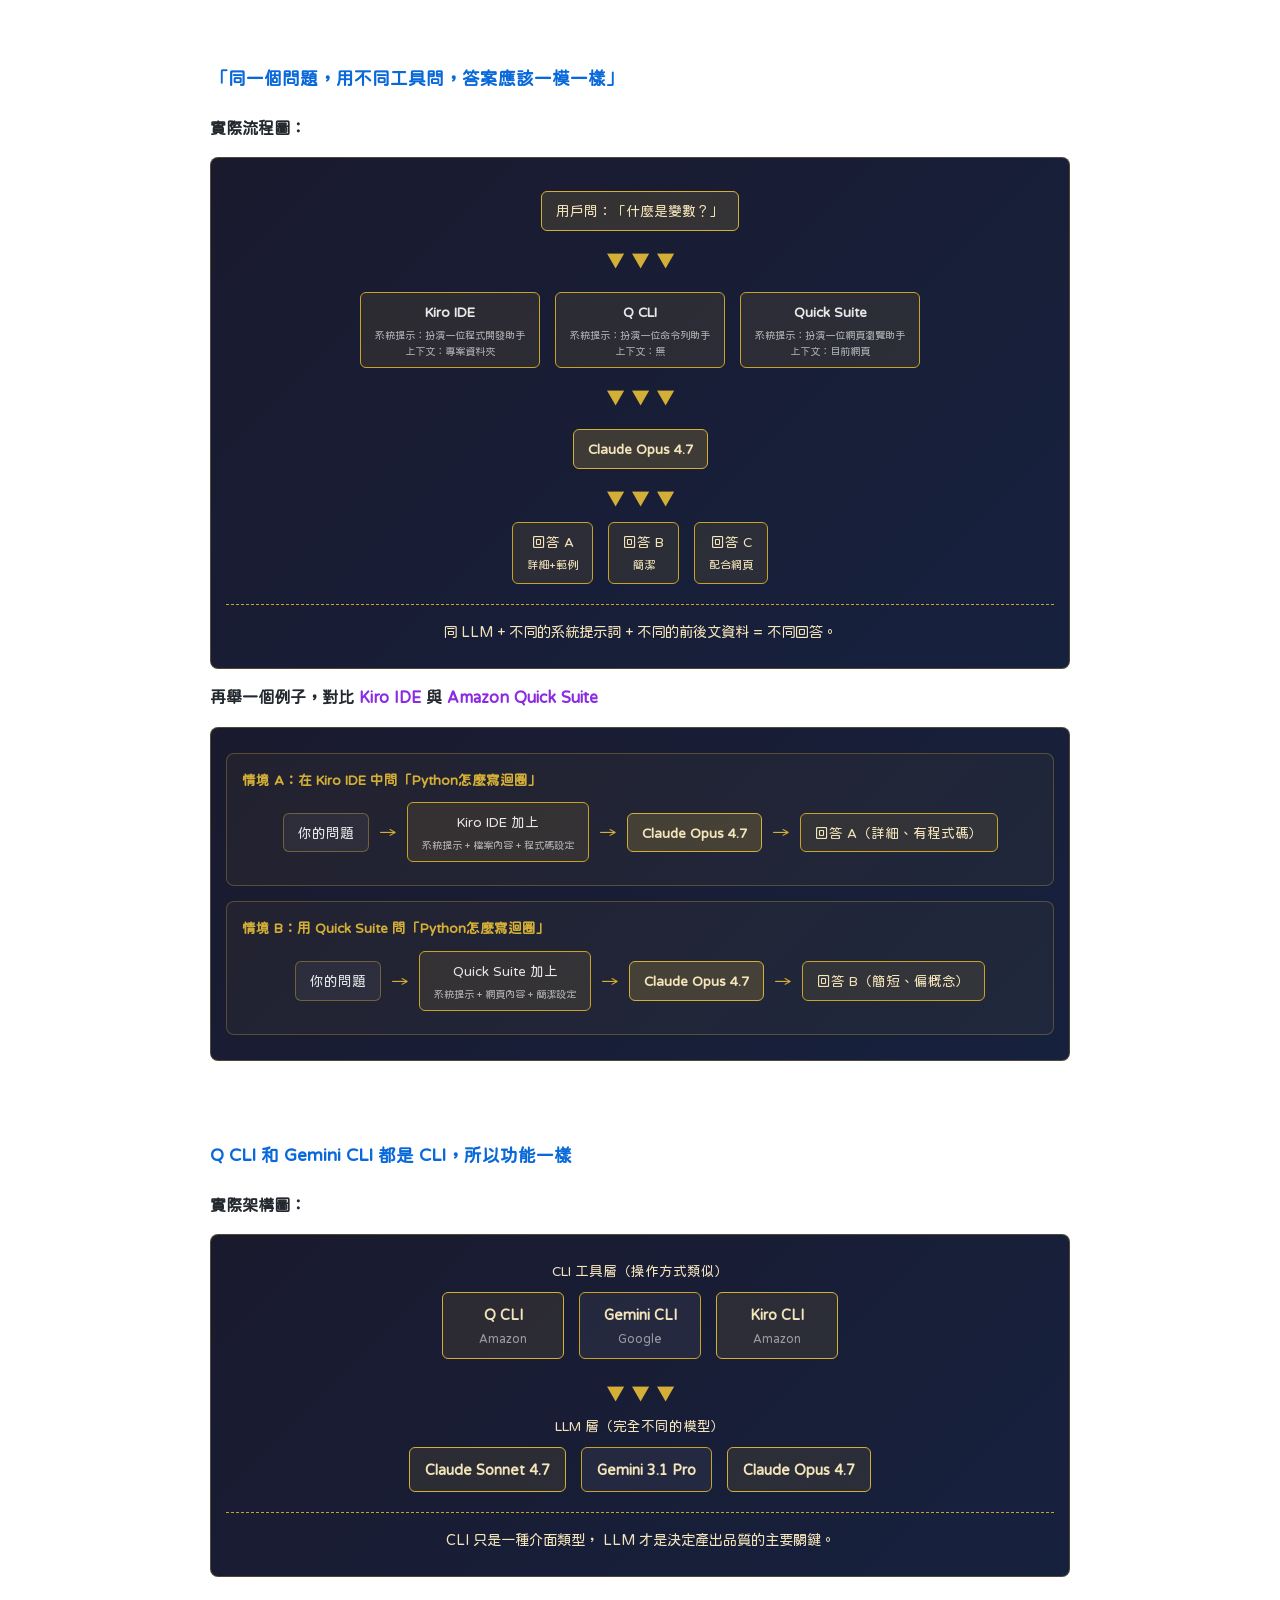
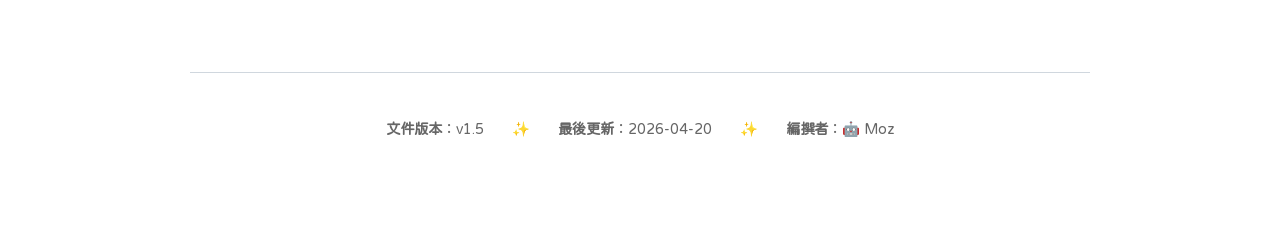
<file: llm-cli-ide-web/index.html>
<!DOCTYPE html>
<html lang="zh-TW">

<head>
    <meta charset="UTF-8">
    <meta name="viewport" content="width=device-width, initial-scale=1.0">
    <title>AI 工具使用指南 - 給非技術背景同事的白話版</title>
    <link rel="preconnect" href="https://fonts.googleapis.com">
    <link rel="preconnect" href="https://fonts.gstatic.com" crossorigin>
    <link href="https://fonts.googleapis.com/css2?family=Huninn&display=swap" rel="stylesheet">
    <style>
        :root {
            --bg-light: #ffffff;
            --bg-dark: #0d1117;
            --text-light: #24292f;
            --text-dark: #e6edf3;
            --border-light: #d0d7de;
            --border-dark: #30363d;
            --code-bg-light: #f6f8fa;
            --code-bg-dark: #161b22;
            --link-light: #0969da;
            --link-dark: #58a6ff;
            --accent-grad: linear-gradient(90deg, rgba(138, 43, 226, 1) 0%, rgba(255, 0, 150, 1) 50%, rgba(255, 140, 0, 1) 100%);
            --tip-bg: #fff8dc;
            --tip-border: #ffd700;
            --warning-bg: #fff3cd;
            --warning-border: #ffc107;
            --success-bg: #d4edda;
            --success-border: #28a745;
            --error-bg: #f8d7da;
            --error-border: #dc3545;
        }

        body {
            font-family: 'Huninn', -apple-system, BlinkMacSystemFont, "Segoe UI", Helvetica, Arial, sans-serif;
            margin: 0;
            background-color: var(--bg-light);
            color: var(--text-light);
            line-height: 1.6;
        }

        main {
            max-width: 900px;
            margin: 40px auto;
            padding: 0 20px;
        }

        header {
            text-align: center;
            padding: 80px 20px;
            background: var(--bg-dark);
            color: var(--text-dark);
            border-bottom: 5px solid;
            border-image: var(--accent-grad) 1;
        }

        header h1 {
            font-family: 'Huninn', -apple-system, BlinkMacSystemFont, "Segoe UI", Helvetica, Arial, sans-serif;
            font-size: 2.2em;
            margin: 0;
            background: var(--accent-grad);
            -webkit-background-clip: text;
            -webkit-text-fill-color: transparent;
            background-clip: text;
        }

        h2 {
            border-bottom: 1px solid var(--border-light);
            padding-bottom: 0.3em;
            margin-top: 50px;
            font-size: 1.5em;
        }

        h3 {
            margin-top: 30px;
            color: var(--link-light);
        }

        h4 {
            margin-top: 25px;
            font-size: 1.1em;
        }

        a {
            color: var(--link-light);
            text-decoration: none;
        }

        a:hover {
            text-decoration: underline;
        }

        ul,
        ol {
            padding-left: 20px;
        }

        li {
            margin-bottom: 8px;
        }

        pre {
            background-color: var(--code-bg-light);
            padding: 16px;
            border-radius: 6px;
            overflow-x: auto;
            border: 1px solid var(--border-light);
            margin: 16px 0;
            font-size: 0.85em;
            line-height: 1.4;
        }

        code {
            font-family: "SF Mono", "Consolas", "Liberation Mono", Menlo, Courier, monospace;
            font-size: 0.9em;
            background-color: var(--code-bg-light);
            padding: 2px 4px;
            border-radius: 3px;
        }

        pre code {
            background-color: transparent;
            padding: 0;
        }

        .tip-box {
            background-color: var(--tip-bg);
            border-left: 4px solid var(--tip-border);
            padding: 15px;
            margin: 20px 0;
            border-radius: 0 6px 6px 0;
        }

        .warning-box {
            background-color: var(--warning-bg);
            border-left: 4px solid var(--warning-border);
            padding: 15px;
            margin: 20px 0;
            border-radius: 0 6px 6px 0;
        }

        .success-box {
            background-color: var(--success-bg);
            border-left: 4px solid var(--success-border);
            padding: 15px;
            margin: 20px 0;
            border-radius: 0 6px 6px 0;
        }

        .error-box {
            background-color: var(--error-bg);
            border-left: 4px solid var(--error-border);
            padding: 15px;
            margin: 20px 0;
            border-radius: 0 6px 6px 0;
        }

        .tip-box strong,
        .warning-box strong,
        .success-box strong,
        .error-box strong {
            display: block;
            margin-bottom: 8px;
            font-size: 1.1em;
        }

        .section-icon {
            font-size: 1.2em;
            margin-right: 8px;
        }

        .key-point {
            font-weight: bold;
            color: #8a2be2;
        }

        .important-tip {
            background: linear-gradient(135deg, #fff8dc 0%, #ffeaa7 100%);
            border-left: 4px solid #fdcb6e;
            padding: 15px;
            margin: 20px 0;
            border-radius: 0 6px 6px 0;
            box-shadow: 0 2px 8px rgba(253, 203, 110, 0.2);
        }

        .important-tip strong {
            display: block;
            margin-bottom: 8px;
            font-size: 1.1em;
            color: #24292f;
        }

        .architecture-diagram {
            background: linear-gradient(135deg, #667eea 0%, #764ba2 100%);
            color: white;
            padding: 25px;
            border-radius: 8px;
            font-family: "SF Mono", "Consolas", "Liberation Mono", Menlo, Courier, monospace;
            font-size: 0.85em;
            margin: 20px 0;
            overflow-x: auto;
            white-space: pre;
            line-height: 1.3;
        }

        .comparison-table {
            width: 100%;
            border-collapse: collapse;
            margin: 20px 0;
        }

        .comparison-table th {
            background-color: var(--code-bg-light);
            padding: 12px;
            text-align: left;
            border: 1px solid var(--border-light);
        }

        .comparison-table td {
            padding: 12px;
            border: 1px solid var(--border-light);
            vertical-align: top;
        }

        .comparison-table tr:nth-child(even) {
            background-color: #f8f9fa;
        }

        .tool-card {
            background-color: #f8f9fa;
            border-radius: 8px;
            padding: 20px;
            margin: 20px 0;
        }

        .tool-card h4 {
            margin-top: 0;
            color: var(--link-light);
        }

        .myth-card {
            background-color: #fff;
            border-radius: 8px;
            padding: 20px;
            margin: 25px 0;
        }

        .myth-card h4 {
            margin-top: 0;
            color: var(--link-light);
            font-size: 1.1em;
        }

        .myth-card .diagram {
            background: linear-gradient(135deg, #2d3436 0%, #636e72 100%);
            color: #dfe6e9;
            padding: 20px;
            border-radius: 6px;
            font-family: "SF Mono", "Consolas", "Liberation Mono", Menlo, Courier, monospace;
            font-size: 0.8em;
            margin: 15px 0;
            overflow-x: auto;
            white-space: pre;
            line-height: 1.3;
        }

        .myth-card .conclusion {
            background-color: var(--success-bg);
            border-left: 3px solid var(--success-border);
            padding: 10px 15px;
            margin-top: 15px;
            border-radius: 0 4px 4px 0;
        }

        .quick-table {
            width: 100%;
            border-collapse: collapse;
            margin: 20px 0;
        }

        .quick-table th {
            background: linear-gradient(135deg, #667eea 0%, #764ba2 100%);
            color: white;
            padding: 12px;
            text-align: left;
            border: 1px solid #5a67d8;
        }

        .quick-table td {
            padding: 12px;
            border: 1px solid var(--border-light);
        }

        .quick-table tr:nth-child(even) {
            background-color: #f8f9fa;
        }

        .footer {
            margin-top: 60px;
            padding: 30px 0;
            border-top: 1px solid var(--border-light);
            text-align: center;
            color: #666;
            font-size: 0.9em;
        }

        .principle-list {
            background-color: #f8f9fa;
            border-radius: 8px;
            padding: 20px;
            margin: 20px 0;
        }

        .principle-list ol {
            margin: 0;
        }

        .principle-list li {
            margin-bottom: 12px;
        }

        .principle-list li strong {
            color: var(--link-light);
        }

        /* ========== 黑金配色圖表樣式 ========== */

        /* 黑金色變數 */
        :root {
            --diagram-bg: #1a1a2e;
            --diagram-bg-alt: #16213e;
            --gold-primary: #d4af37;
            --gold-light: #f4e4ba;
            --gold-dark: #b8960c;
            --gold-border: #c9a227;
            --text-on-dark: #e8e8e8;
            --box-bg: rgba(212, 175, 55, 0.1);
            --box-border: rgba(212, 175, 55, 0.4);
        }

        /* 主架構圖樣式 */
        .arch-diagram {
            background: linear-gradient(135deg, #1a1a2e 0%, #16213e 100%);
            border-radius: 12px;
            padding: 30px 20px;
            margin: 20px 0;
            color: var(--text-on-dark);
            border: 1px solid rgba(212, 175, 55, 0.3);
        }

        .arch-layer {
            display: flex;
            flex-direction: column;
            align-items: center;
            margin-bottom: 15px;
        }

        .arch-layer:last-child {
            margin-bottom: 0;
        }

        .arch-box {
            background: var(--box-bg);
            border: 2px solid var(--gold-border);
            border-radius: 8px;
            padding: 15px 30px;
            text-align: center;
        }

        .arch-box.user {
            background: rgba(212, 175, 55, 0.2);
            border-color: var(--gold-primary);
            color: var(--gold-light);
        }

        .arch-box-title {
            font-size: 0.85em;
            color: var(--gold-light);
            margin-bottom: 12px;
            font-weight: bold;
        }

        .arch-tools-container {
            width: 100%;
            max-width: 700px;
        }

        .arch-tools {
            display: flex;
            justify-content: center;
            gap: 15px;
            flex-wrap: wrap;
        }

        .arch-tool {
            background: rgba(255, 255, 255, 0.05);
            border: 1px solid rgba(212, 175, 55, 0.5);
            border-radius: 6px;
            padding: 12px 16px;
            text-align: center;
            min-width: 120px;
        }

        .arch-tool-name {
            font-weight: bold;
            font-size: 0.95em;
            margin-bottom: 4px;
            color: var(--gold-light);
        }

        .arch-tool-desc {
            font-size: 0.8em;
            opacity: 0.7;
        }

        .arch-arrow {
            display: flex;
            flex-direction: column;
            align-items: center;
            margin: 10px 0;
            color: var(--gold-primary);
        }

        .arch-arrow-line {
            width: 2px;
            height: 20px;
            background: var(--gold-border);
        }

        .arch-arrow-head {
            font-size: 1.2em;
            line-height: 1;
        }

        .arch-arrows-multi {
            display: flex;
            justify-content: center;
            gap: 80px;
            margin: 10px 0;
        }

        .arch-llm {
            background: rgba(212, 175, 55, 0.15);
            border: 1px solid var(--gold-primary);
            border-radius: 6px;
            padding: 10px 20px;
            font-weight: bold;
            font-size: 0.9em;
            color: var(--gold-light);
        }

        /* 流程圖樣式 - 用於 myth-card */
        .flow-diagram {
            background: linear-gradient(135deg, #1a1a2e 0%, #16213e 100%);
            border-radius: 8px;
            padding: 25px 15px;
            margin: 15px 0;
            color: var(--text-on-dark);
            border: 1px solid rgba(212, 175, 55, 0.3);
        }

        .flow-scenario {
            background: rgba(212, 175, 55, 0.05);
            border: 1px solid rgba(212, 175, 55, 0.3);
            border-radius: 8px;
            padding: 15px;
            margin-bottom: 15px;
        }

        .flow-scenario:last-child {
            margin-bottom: 0;
        }

        .flow-scenario-title {
            font-size: 0.85em;
            font-weight: bold;
            margin-bottom: 12px;
            color: var(--gold-primary);
        }

        .flow-row {
            display: flex;
            align-items: center;
            justify-content: center;
            gap: 10px;
            flex-wrap: wrap;
            margin: 8px 0;
        }

        .flow-box {
            background: rgba(255, 255, 255, 0.05);
            border: 1px solid rgba(212, 175, 55, 0.4);
            border-radius: 6px;
            padding: 8px 14px;
            font-size: 0.85em;
            text-align: center;
        }

        .flow-box.highlight {
            background: rgba(212, 175, 55, 0.15);
            border-color: var(--gold-primary);
            color: var(--gold-light);
        }

        .flow-box.tool {
            background: rgba(212, 175, 55, 0.1);
            border-color: var(--gold-border);
        }

        .flow-box.llm {
            background: rgba(212, 175, 55, 0.2);
            border-color: var(--gold-primary);
            color: var(--gold-light);
            font-weight: bold;
        }

        .flow-box.result {
            background: rgba(212, 175, 55, 0.1);
            border-color: var(--gold-border);
            color: var(--gold-light);
        }

        .flow-arrow {
            color: var(--gold-primary);
            font-size: 1.1em;
        }

        .flow-arrow-down {
            display: flex;
            justify-content: center;
            color: var(--gold-primary);
            font-size: 1.2em;
            margin: 5px 0;
        }

        .flow-context {
            font-size: 0.75em;
            opacity: 0.7;
            margin-top: 4px;
        }

        .flow-note {
            font-size: 0.8em;
            color: var(--gold-light);
            text-align: center;
            margin-top: 10px;
        }

        /* 品牌架構圖 */
        .brand-diagram {
            background: linear-gradient(135deg, #1a1a2e 0%, #16213e 100%);
            border-radius: 8px;
            padding: 25px 15px;
            margin: 15px 0;
            color: var(--text-on-dark);
            border: 1px solid rgba(212, 175, 55, 0.3);
        }

        .brand-top {
            display: flex;
            justify-content: center;
            margin-bottom: 15px;
        }

        .brand-box {
            background: rgba(212, 175, 55, 0.15);
            border: 2px solid var(--gold-primary);
            border-radius: 8px;
            padding: 12px 25px;
            font-weight: bold;
            color: var(--gold-light);
        }

        .brand-split {
            display: flex;
            justify-content: center;
            gap: 60px;
            margin-top: 10px;
        }

        .brand-product {
            text-align: center;
        }

        .brand-product-box {
            background: rgba(212, 175, 55, 0.08);
            border: 1px solid var(--gold-border);
            border-radius: 6px;
            padding: 12px 20px;
            margin-bottom: 8px;
        }

        .brand-product-name {
            font-weight: bold;
            margin-bottom: 5px;
            color: var(--gold-light);
        }

        .brand-product-features {
            font-size: 0.8em;
            opacity: 0.7;
        }

        .brand-conclusion {
            text-align: center;
            margin-top: 20px;
            padding-top: 15px;
            border-top: 1px dashed var(--gold-border);
            font-size: 0.9em;
            color: var(--gold-light);
        }

        /* 帳號同步圖 */
        .sync-diagram {
            background: linear-gradient(135deg, #1a1a2e 0%, #16213e 100%);
            border-radius: 8px;
            padding: 25px 15px;
            margin: 15px 0;
            color: var(--text-on-dark);
            border: 1px solid rgba(212, 175, 55, 0.3);
        }

        .sync-account {
            display: flex;
            justify-content: center;
            margin-bottom: 15px;
        }

        .sync-account-box {
            background: rgba(212, 175, 55, 0.15);
            border: 2px solid var(--gold-primary);
            border-radius: 8px;
            padding: 10px 30px;
            font-weight: bold;
            color: var(--gold-light);
        }

        .sync-tools {
            display: flex;
            justify-content: center;
            gap: 20px;
            flex-wrap: wrap;
        }

        .sync-tool {
            background: rgba(255, 255, 255, 0.05);
            border: 1px solid var(--gold-border);
            border-radius: 6px;
            padding: 12px 15px;
            text-align: center;
            min-width: 100px;
        }

        .sync-tool-name {
            font-weight: bold;
            margin-bottom: 5px;
            font-size: 0.9em;
            color: var(--gold-light);
        }

        .sync-tool-data {
            font-size: 0.75em;
            opacity: 0.7;
        }

        .sync-no-sync {
            display: flex;
            justify-content: center;
            align-items: center;
            gap: 10px;
            margin-top: 15px;
            padding-top: 15px;
            border-top: 1px dashed var(--gold-border);
            color: #ff6b6b;
        }

        .sync-x {
            color: #ff6b6b;
            font-size: 1.2em;
        }

        /* CLI 比較圖 */
        .cli-compare-diagram {
            background: linear-gradient(135deg, #1a1a2e 0%, #16213e 100%);
            border-radius: 8px;
            padding: 25px 15px;
            margin: 15px 0;
            color: var(--text-on-dark);
            border: 1px solid rgba(212, 175, 55, 0.3);
        }

        .cli-layer {
            margin-bottom: 20px;
        }

        .cli-layer:last-child {
            margin-bottom: 0;
        }

        .cli-layer-title {
            text-align: center;
            font-size: 0.85em;
            margin-bottom: 10px;
            color: var(--gold-light);
        }

        .cli-layer-content {
            display: flex;
            justify-content: center;
            gap: 15px;
            flex-wrap: wrap;
        }

        .cli-item {
            background: rgba(255, 255, 255, 0.05);
            border: 1px solid var(--gold-border);
            border-radius: 6px;
            padding: 10px 15px;
            text-align: center;
            min-width: 90px;
        }

        .cli-item.amazon {
            border-color: var(--gold-primary);
            background: rgba(212, 175, 55, 0.1);
        }

        .cli-item.google {
            border-color: var(--gold-border);
        }

        .cli-item-name {
            font-weight: bold;
            font-size: 0.9em;
            color: var(--gold-light);
        }

        .cli-item-company {
            font-size: 0.75em;
            opacity: 0.6;
            margin-top: 3px;
        }
    </style>
</head>

<body>

    <header>
        <h1>你用的 AI 工具，到底是什麼？</h1>
        <p style="margin-top: 20px; opacity: 0.9;">從「會用」到「懂用」— 搞懂 LLM、CLI、IDE、Web 的差異</p>
    </header>

    <main>

        <!-- 第一節：核心概念 -->
        <section id="concept">
            <h2><span class="section-icon">🎯</span>過去可能錯過的基礎概念：區分 LLM 層與工具層</h2>

            <h3>整體架構圖</h3>
            <div class="arch-diagram">
                <!-- 使用者層 -->
                <div class="arch-layer">
                    <div class="arch-box user">
                        使用者
                    </div>
                </div>

                <!-- 箭頭 -->
                <div class="arch-arrow">
                    <div class="arch-arrow-line"></div>
                    <div class="arch-arrow-head">▼</div>
                </div>

                <!-- 工具層 -->
                <div class="arch-layer">
                    <div class="arch-tools-container arch-box">
                        <div class="arch-box-title">工具層（操作的介面）</div>
                        <div class="arch-tools">
                            <div class="arch-tool">
                                <div class="arch-tool-name">IDE</div>
                                <div class="arch-tool-desc">視窗軟體 (e.g. Kiro IDE)</div>
                            </div>
                            <div class="arch-tool">
                                <div class="arch-tool-name">CLI</div>
                                <div class="arch-tool-desc">黑視窗 (e.g. Q CLI)</div>
                            </div>
                            <div class="arch-tool" style="min-width: 200px;">
                                <div class="arch-tool-name">Web</div>
                                <div class="arch-tool-desc" style="display: flex; flex-direction: column; gap: 4px;">
                                    <span>網頁工具 (e.g. ChatGPT, AI Studio)</span>
                                    <span>瀏覽器插件 (e.g. Quick Suite)</span>
                                </div>
                            </div>
                        </div>
                    </div>
                </div>

                <!-- 多箭頭 -->
                <div class="arch-arrows-multi">
                    <div class="arch-arrow">
                        <div class="arch-arrow-line"></div>
                        <div class="arch-arrow-head">▼</div>
                    </div>
                    <div class="arch-arrow">
                        <div class="arch-arrow-line"></div>
                        <div class="arch-arrow-head">▼</div>
                    </div>
                    <div class="arch-arrow">
                        <div class="arch-arrow-line"></div>
                        <div class="arch-arrow-head">▼</div>
                    </div>
                </div>

                <!-- LLM 層 -->
                <div class="arch-layer">
                    <div class="arch-tools-container arch-box">
                        <div class="arch-box-title">LLM 層（真正在思考的 AI 模型）</div>
                        <div class="arch-tools">
                            <div class="arch-llm">Claude Opus 4.7</div>
                            <div class="arch-llm">GPT-5.4</div>
                            <div class="arch-llm">Gemini 3.1 Pro</div>
                        </div>
                    </div>
                </div>
            </div>

            <h3>名詞定義</h3>
            <table class="comparison-table">
                <thead>
                    <tr>
                        <th style="width: 160px; white-space: nowrap;">名詞</th>
                        <th style="width: 35%;">是什麼</th>
                        <th>例子</th>
                    </tr>
                </thead>
                <tbody>
                    <tr>
                        <td style="white-space: nowrap;"><strong>Tool</strong> <small>工具</small></td>
                        <td>你實際操作的軟體或插件</td>
                        <td>Kiro IDE、Q CLI、Quick Suite、VS Code</td>
                    </tr>
                    <tr>
                        <td style="white-space: nowrap;"><strong>LLM</strong> <small>大型語言模型</small></td>
                        <td>真正在「思考」和生成回答的 AI 模型</td>
                        <td>Claude Opus 4.7、GPT-5.4、Gemini 3.1 Pro</td>
                    </tr>
                </tbody>
            </table>

            <h3>關鍵觀念</h3>
            <ul>
                <li><span class="key-point">工具 ≠ LLM</span><br> Kiro IDE 是工具，Claude Opus 4.7 是 LLM，它們是不同的東西。</li>
                <li><span class="key-point">一個工具可以連接一個或多個 LLM</span><br>例如 VS code 允許用戶選擇來自不同公司，甚至自研的 LLM 。</li>
                <li><span class="key-point">不同工具也能用同一個 LLM</span><br>例如 Google Map、NotebookLM、Google Search
                    三個不同服務的後面，可能都是用了 Gemini 3.1 Pro 作為 LLM 。</li>
            </ul>

            <h3>常見誤解</h3>
            <div class="flow-diagram">
                <table style="width: 100%; border-collapse: collapse;">
                    <thead>
                        <tr>
                            <th style="width: 160px; white-space: nowrap; padding: 15px; text-align: left; border-bottom: 2px solid var(--gold-border); color: var(--gold-light);">不精準的說法</th>
                            <th style="padding: 15px; text-align: left; border-bottom: 2px solid var(--gold-border); color: var(--gold-light);">更精準的說法</th>
                            <th style="padding: 15px; text-align: left; border-bottom: 2px solid var(--gold-border); color: var(--gold-light);">為什麼</th>
                        </tr>
                    </thead>
                    <tbody>
                        <tr style="height: 60px;">
                            <td style="white-space: nowrap; padding: 15px; border-bottom: 1px solid rgba(212, 175, 55, 0.2);">Kiro IDE 是 AI 模型</td>
                            <td style="padding: 15px; border-bottom: 1px solid rgba(212, 175, 55, 0.2);">Kiro IDE 是一個使用 LLM 的軟體</td>
                            <td style="padding: 15px; border-bottom: 1px solid rgba(212, 175, 55, 0.2); color: var(--gold-light);">Kiro IDE 是工具，不是 LLM / AI</td>
                        </tr>
                        <tr style="height: 60px;">
                            <td style="white-space: nowrap; padding: 15px; border-bottom: 1px solid rgba(212, 175, 55, 0.2);">Quick Suite 是 AI 工具</td>
                            <td style="padding: 15px; border-bottom: 1px solid rgba(212, 175, 55, 0.2);">Quick Suite 是可以呼叫 LLM 的瀏覽器插件</td>
                            <td style="padding: 15px; border-bottom: 1px solid rgba(212, 175, 55, 0.2); color: var(--gold-light);">Quick Suite 是工具，不是 LLM / AI</td>
                        </tr>
                        <tr style="height: 60px;">
                            <td style="white-space: nowrap; padding: 15px;">Q CLI 比較笨</td>
                            <td style="padding: 15px;">不同工具可能使用相同的 LLM，智能不會有差距</td>
                            <td style="padding: 15px; color: var(--gold-light);">LLM 決定智能，工具決定介面</td>
                        </tr>
                    </tbody>
                </table>
            </div>
        </section>

        <!-- 第二節：三種工具 -->
        <section id="tools">
            <h2><span class="section-icon">🛠️</span>認識 3 種工具：CLI、IDE、Web</h2>
            <div class="important-tip">
                <strong>💡 1 秒自檢 — 怎麼知道現在該用哪個工具?：</strong>
                <ul style="margin-bottom: 0;">
                    <li>你正在看網頁，想針對網頁內容提問? → 用 <span class="key-point">Web</span> 的瀏覽器插件 (e.g. Quick Suite)</li>
                    <li>你只是想快速問個問題? → 用 <span class="key-point">Web</span> 的網頁工具 (e.g. ChatGPT, AI Studio) 或 <span class="key-point">CLI</span></li>
                    <li>你想要進一步研究或開發專案? → 用 <span class="key-point">IDE</span></li>
                    <li>你不知道你現在該用哪個工具? → 用 <span class="key-point">IDE</span></li>
                </ul>
            </div>

            <!-- 三欄工具卡片 -->
            <div style="display: flex; gap: 30px; margin-top: 20px;">
                <!-- CLI 工具 -->
                <div class="flow-diagram" style="flex: 1; padding: 20px;">
                    <h4 style="color: var(--gold-light); margin-top: 0; margin-bottom: 15px; font-size: 1.1em;">CLI</h4>
                    <p style="font-size: 0.9em; margin-bottom: 15px; opacity: 0.9;">黑視窗、純鍵盤操作</p>
                    <p style="font-size: 0.85em; color: var(--gold-light); margin-bottom: 8px;">適合</p>
                    <ul style="font-size: 0.85em; margin: 0 0 15px 0; padding-left: 18px; opacity: 0.9;">
                        <li>快速問一個問題</li>
                        <li>跨資料夾的檔案操作</li>
                        <li>根據 Readme 安裝程式</li>
                    </ul>
                    <p style="font-size: 0.85em; color: var(--gold-light); margin-bottom: 8px;">不適合</p>
                    <ul style="font-size: 0.85em; margin: 0; padding-left: 18px; opacity: 0.9;">
                        <li>需要看完整專案結構</li>
                        <li>需要來回修改多版本</li>
                        <li>想用截圖作為輸入</li>
                    </ul>
                </div>

                <!-- IDE 工具 -->
                <div class="flow-diagram" style="flex: 1; padding: 20px;">
                    <h4 style="color: var(--gold-light); margin-top: 0; margin-bottom: 15px; font-size: 1.1em;">IDE</h4>
                    <p style="font-size: 0.9em; margin-bottom: 15px; opacity: 0.9;">視窗軟體、滑鼠操作</p>
                    <p style="font-size: 0.85em; color: var(--gold-light); margin-bottom: 8px;">適合</p>
                    <ul style="font-size: 0.85em; margin: 0 0 15px 0; padding-left: 18px; opacity: 0.9;">
                        <li>複雜專案開發</li>
                        <li>需要來回修改多版本</li>
                        <li>不確定該用什麼工具時</li>
                    </ul>
                    <p style="font-size: 0.85em; color: var(--gold-light); margin-bottom: 8px;">不適合</p>
                    <ul style="font-size: 0.85em; margin: 0; padding-left: 18px; opacity: 0.9;">
                        <li>只是快速問一個問題</li>
                        <li>處理網頁上的內容</li>
                    </ul>
                </div>

                <!-- Web 工具 -->
                <div class="flow-diagram" style="flex: 1; padding: 20px;">
                    <h4 style="color: var(--gold-light); margin-top: 0; margin-bottom: 15px; font-size: 1.1em;">Web</h4>
                    <p style="font-size: 0.9em; margin-bottom: 15px; opacity: 0.9;">網頁工具、瀏覽器插件</p>
                    <p style="font-size: 0.85em; color: var(--gold-light); margin-bottom: 8px;">適合</p>
                    <ul style="font-size: 0.85em; margin: 0 0 15px 0; padding-left: 18px; opacity: 0.9;">
                        <li>快速問答、腦力激盪</li>
                        <li>翻譯或彙總網頁內容</li>
                        <li>不需安裝軟體即可使用</li>
                    </ul>
                    <p style="font-size: 0.85em; color: var(--gold-light); margin-bottom: 8px;">不適合</p>
                    <ul style="font-size: 0.85em; margin: 0; padding-left: 18px; opacity: 0.9;">
                        <li>處理電腦裡的檔案</li>
                        <li>需要複雜的專案開發</li>
                        <li>需要大量上下文額度</li>
                    </ul>
                </div>
            </div>

        </section>

        <!-- 第四節：老手誤解 -->
        <section id="myths">
            <h2><span class="section-icon">🔍</span>「有經驗的使用者」常見的錯誤理解</h2>
            <!-- 誤解 1 -->
            <div class="myth-card">
                <h4>Kiro IDE 跟 Kiro CLI 都有 Kiro logo，所以是同一個軟體的不同版本</h4>

                <p><strong>實際架構圖：</strong></p>
                <div class="brand-diagram">
                    <div class="brand-top">
                        <div class="brand-box">🏷️ Kiro 品牌</div>
                    </div>
                    <div class="flow-arrow-down">▼</div>
                    <div class="brand-split">
                        <div class="brand-product">
                            <div class="brand-product-box">
                                <div class="brand-product-name">Kiro IDE</div>
                                <div class="brand-product-features">
                                    視窗介面 · 滑鼠操作<br>可看多檔案 · 獨立安裝
                                </div>
                            </div>
                        </div>
                        <div class="brand-product">
                            <div class="brand-product-box">
                                <div class="brand-product-name">Kiro CLI</div>
                                <div class="brand-product-features">
                                    黑視窗介面 · 純鍵盤操作<br>單次問答 · 獨立安裝
                                </div>
                            </div>
                        </div>
                    </div>
                    <div class="brand-conclusion">
                        它們是同品牌的「兩個不同產品」，不是同產品的「兩個版本」。
                    </div>
                </div>
            </div>
            <!-- 誤解 2 -->
            <div class="myth-card">
                <h4>「同一個問題，用不同工具問，答案應該一模一樣」</h4>

                <p><strong>實際流程圖：</strong></p>
                <div class="flow-diagram">
                    <div class="flow-row" style="margin-bottom: 15px;">
                        <div class="flow-box highlight">用戶問：「什麼是變數？」</div>
                    </div>
                    <div class="flow-arrow-down">▼ ▼ ▼</div>
                    <div class="flow-row" style="gap: 15px; margin: 15px 0;">
                        <div class="flow-box tool" style="min-width: 120px;">
                            <strong>Kiro IDE</strong>
                            <div class="flow-context">系統提示：扮演一位程式開發助手<br>上下文：專案資料夾</div>
                        </div>
                        <div class="flow-box tool" style="min-width: 120px;">
                            <strong>Q CLI</strong>
                            <div class="flow-context">系統提示：扮演一位命令列助手<br>上下文：無</div>
                        </div>
                        <div class="flow-box tool" style="min-width: 120px;">
                            <strong>Quick Suite</strong>
                            <div class="flow-context">系統提示：扮演一位網頁瀏覽助手<br>上下文：目前網頁</div>
                        </div>
                    </div>
                    <div class="flow-arrow-down">▼ ▼ ▼</div>
                    <div class="flow-row" style="margin: 15px 0;">
                        <div class="flow-box llm">Claude Opus 4.7</div>
                    </div>
                    <div class="flow-arrow-down">▼ ▼ ▼</div>
                    <div class="flow-row" style="gap: 15px;">
                        <div class="flow-box result">回答 A<br><small>詳細+範例</small></div>
                        <div class="flow-box result">回答 B<br><small>簡潔</small></div>
                        <div class="flow-box result">回答 C<br><small>配合網頁</small></div>
                    </div>
                    <div class="brand-conclusion">
                        同 LLM + 不同的系統提示詞 + 不同的前後文資料 = 不同回答。
                    </div>
                </div>
                <p><strong>再舉一個例子，對比 <span class="key-point">Kiro IDE</span> 與 <span class="key-point">Amazon Quick Suite</span></strong></p>
                <div class="flow-diagram">
                    <div class="flow-scenario">
                        <div class="flow-scenario-title">情境 A：在 Kiro IDE 中問「Python怎麼寫迴圈」</div>
                        <div class="flow-row">
                            <div class="flow-box">你的問題</div>
                            <span class="flow-arrow">→</span>
                            <div class="flow-box tool">
                                Kiro IDE 加上
                                <div class="flow-context">系統提示 + 檔案內容 + 程式碼設定</div>
                            </div>
                            <span class="flow-arrow">→</span>
                            <div class="flow-box llm">Claude Opus 4.7</div>
                            <span class="flow-arrow">→</span>
                            <div class="flow-box result">回答 A（詳細、有程式碼）</div>
                        </div>
                    </div>
                    <div class="flow-scenario">
                        <div class="flow-scenario-title">情境 B：用 Quick Suite 問「Python怎麼寫迴圈」</div>
                        <div class="flow-row">
                            <div class="flow-box">你的問題</div>
                            <span class="flow-arrow">→</span>
                            <div class="flow-box tool">
                                Quick Suite 加上
                                <div class="flow-context">系統提示 + 網頁內容 + 簡潔設定</div>
                            </div>
                            <span class="flow-arrow">→</span>
                            <div class="flow-box llm">Claude Opus 4.7</div>
                            <span class="flow-arrow">→</span>
                            <div class="flow-box result">回答 B（簡短、偏概念）</div>
                        </div>
                    </div>
                </div>

            </div>

            <!-- 誤解 3 -->
            <div class="myth-card">
                <h4>Q CLI 和 Gemini CLI 都是 CLI，所以功能一樣</h4>

                <p><strong>實際架構圖：</strong></p>
                <div class="cli-compare-diagram">
                    <div class="cli-layer">
                        <div class="cli-layer-title">CLI 工具層（操作方式類似）</div>
                        <div class="cli-layer-content">
                            <div class="cli-item amazon">
                                <div class="cli-item-name">Q CLI</div>
                                <div class="cli-item-company">Amazon</div>
                            </div>
                            <div class="cli-item google">
                                <div class="cli-item-name">Gemini CLI</div>
                                <div class="cli-item-company">Google</div>
                            </div>
                            <div class="cli-item amazon">
                                <div class="cli-item-name">Kiro CLI</div>
                                <div class="cli-item-company">Amazon</div>
                            </div>
                        </div>
                    </div>
                    <div class="flow-arrow-down">▼ ▼ ▼</div>
                    <div class="cli-layer">
                        <div class="cli-layer-title">LLM 層（完全不同的模型）</div>
                        <div class="cli-layer-content">
                            <div class="cli-item amazon">
                                <div class="cli-item-name">Claude Sonnet 4.7</div>
                            </div>
                            <div class="cli-item google">
                                <div class="cli-item-name">Gemini 3.1 Pro</div>
                            </div>
                            <div class="cli-item amazon">
                                <div class="cli-item-name">Claude Opus 4.7</div>
                            </div>
                        </div>
                    </div>
                    <div class="brand-conclusion">
                        CLI 只是一種介面類型， LLM 才是決定產出品質的主要關鍵。
                    </div>
                </div>
            </div>

        </section>

        <!-- 頁尾 -->
        <div class="footer">
            <p><strong>文件版本</strong>：v1.5 &nbsp;&nbsp;&nbsp;&nbsp;&nbsp;&nbsp;✨&nbsp;&nbsp;&nbsp;&nbsp;&nbsp;&nbsp; <strong>最後更新</strong>：2026-04-20 &nbsp;&nbsp;&nbsp;&nbsp;&nbsp;&nbsp;✨&nbsp;&nbsp;&nbsp;&nbsp;&nbsp;&nbsp; <strong>編撰者</strong>：🤖 Moz</p>
        </div>
    </main>

</body>

</html>
</file>
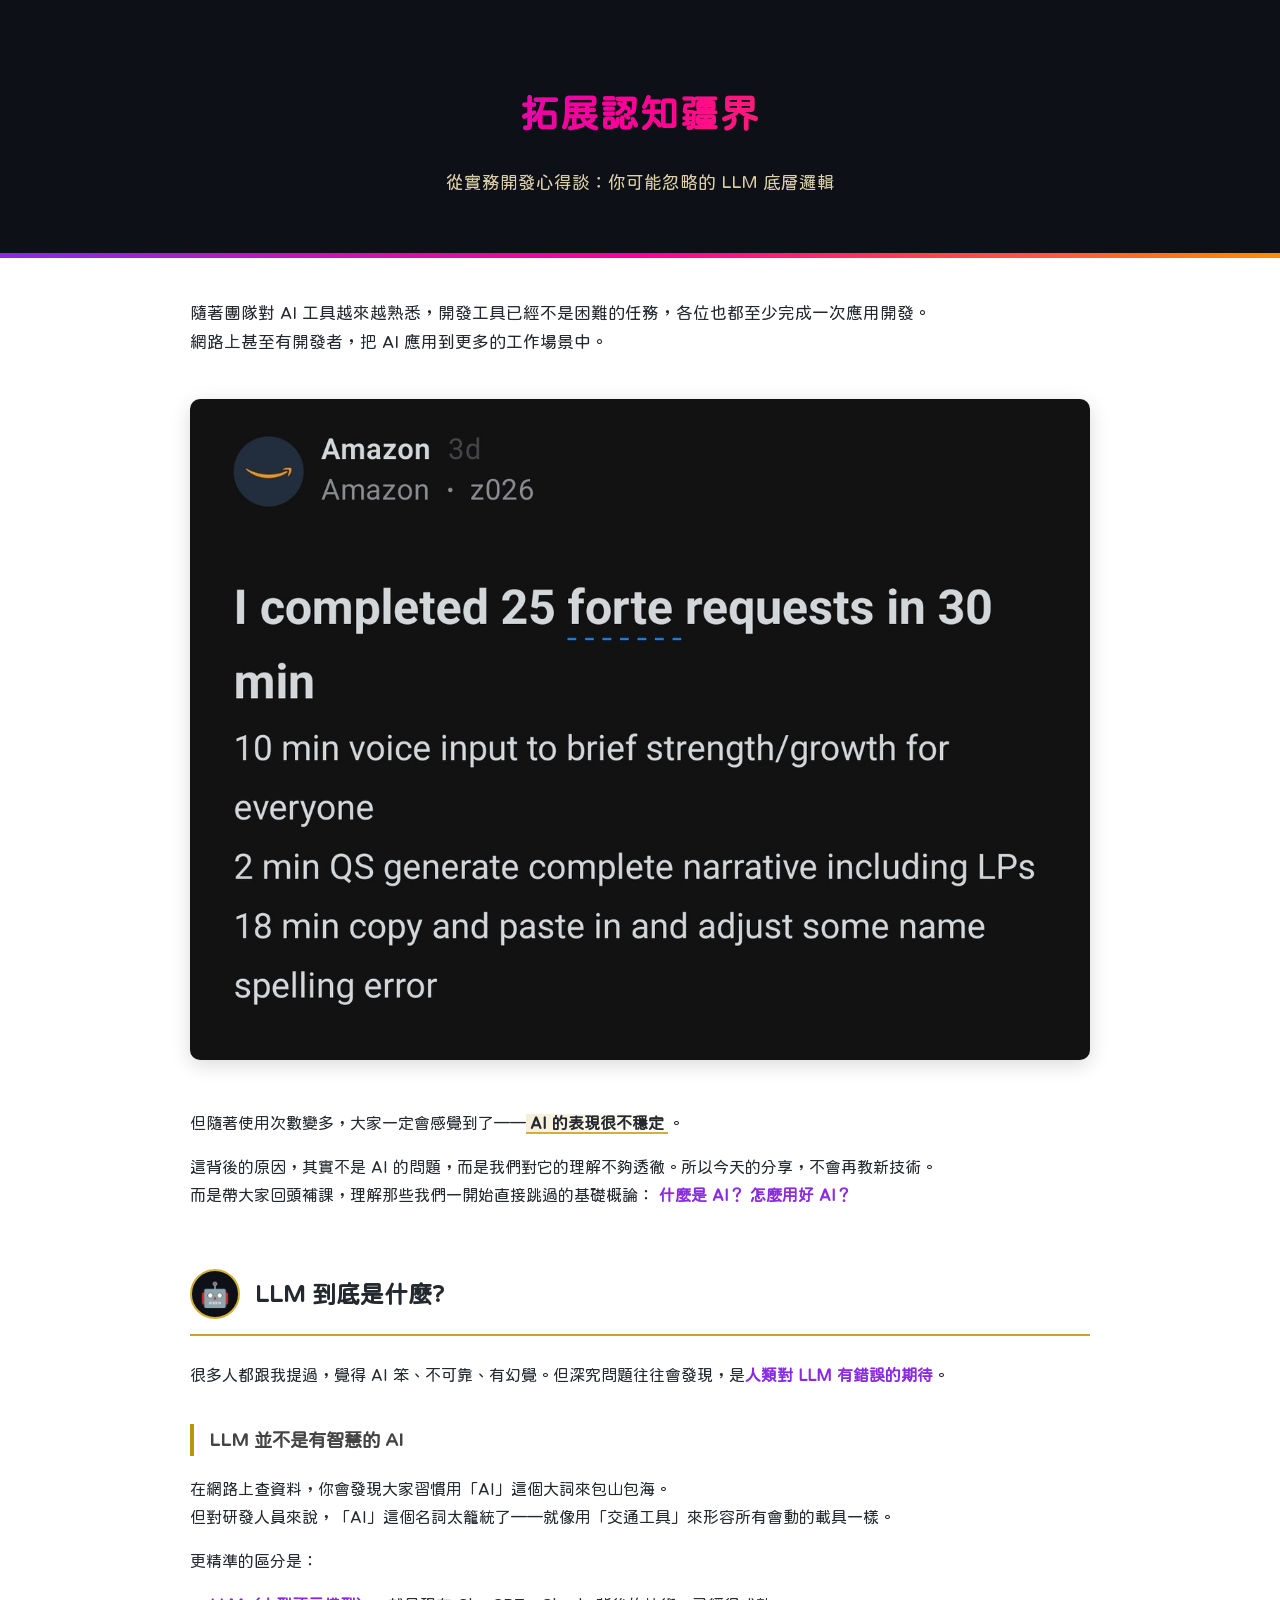
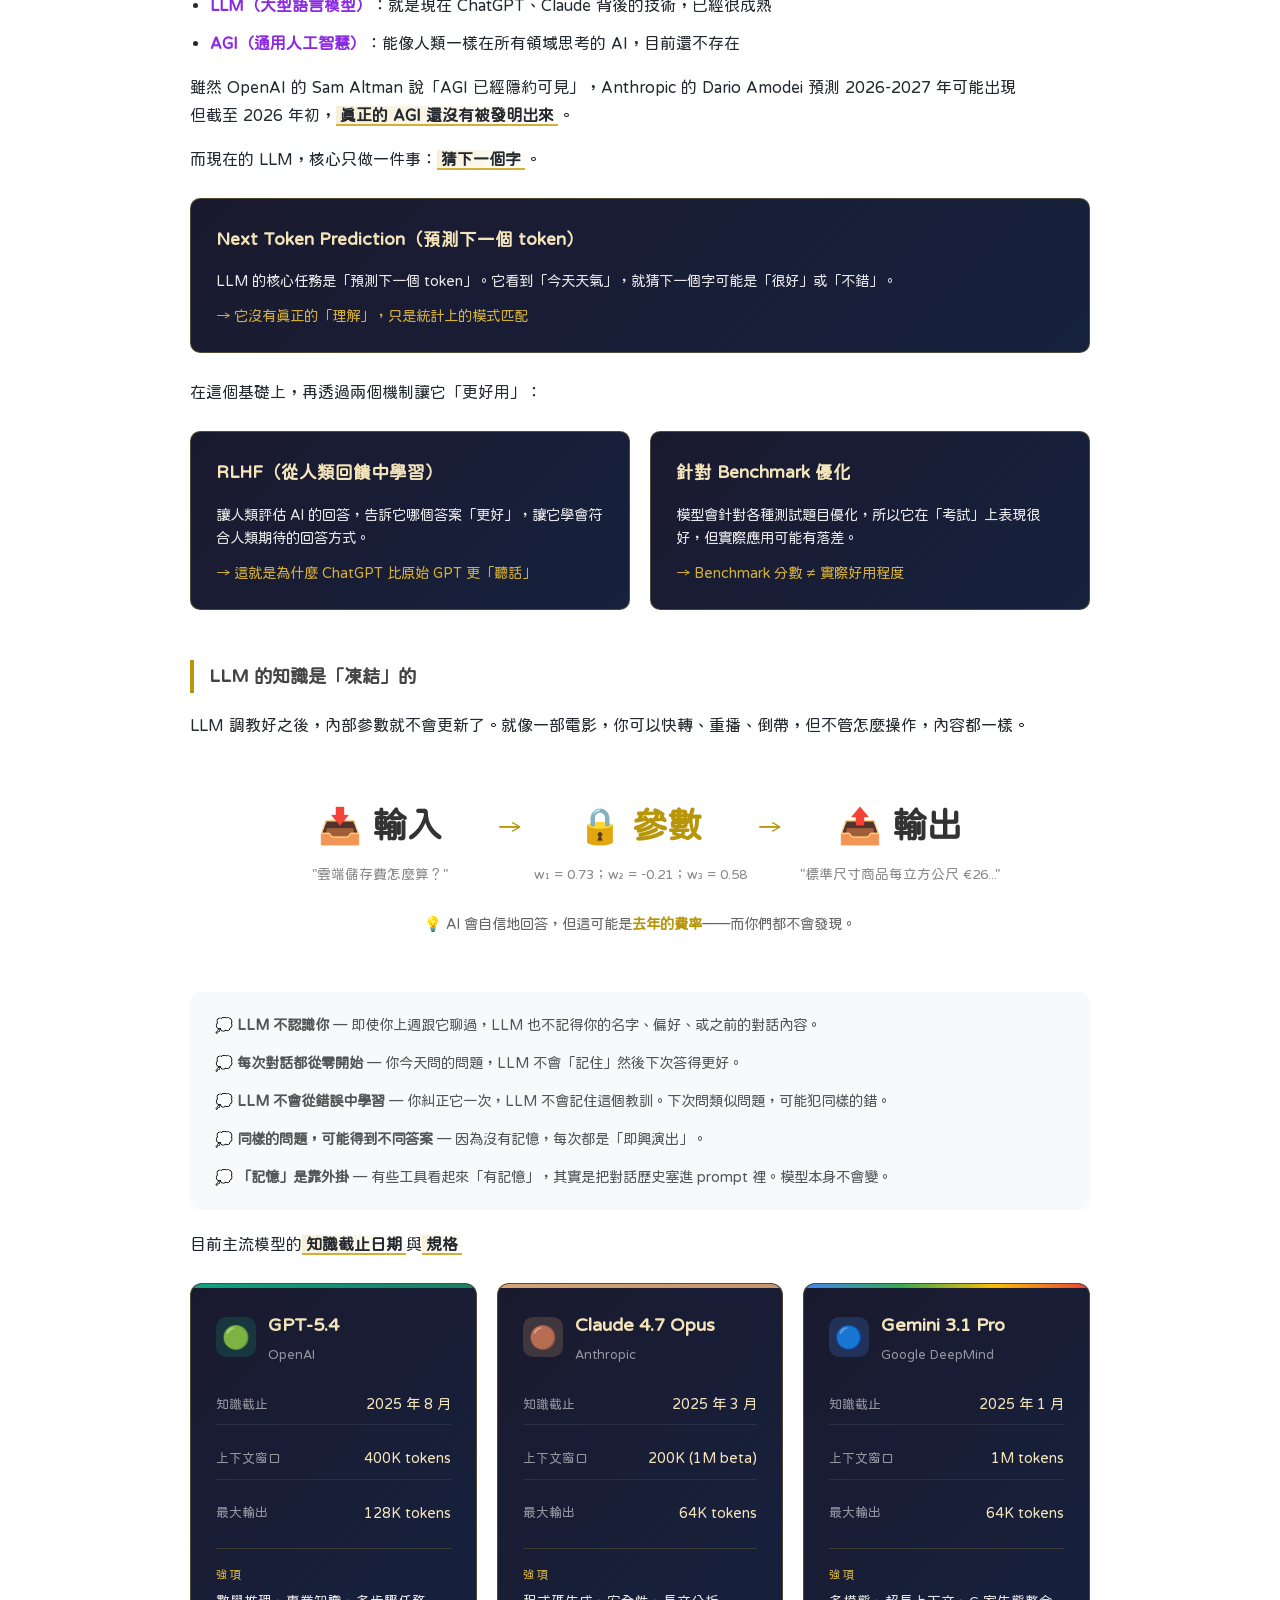
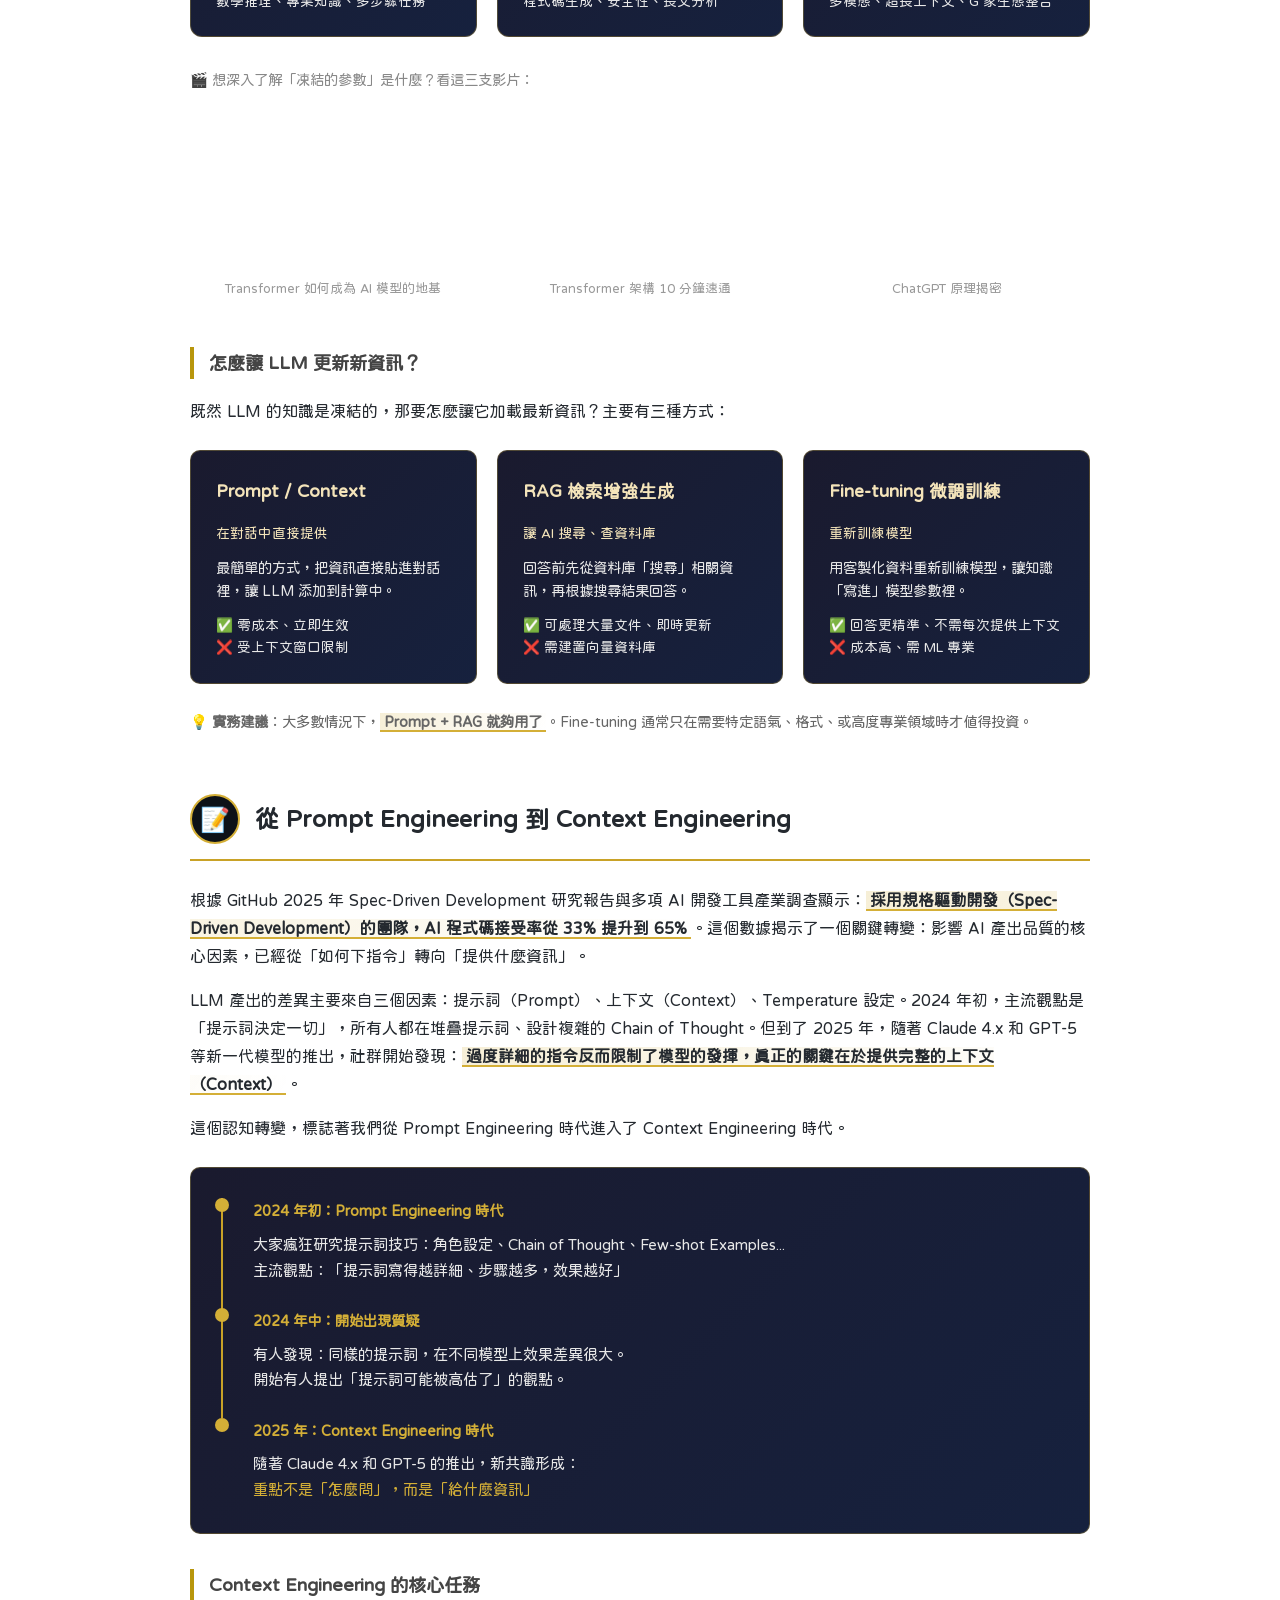
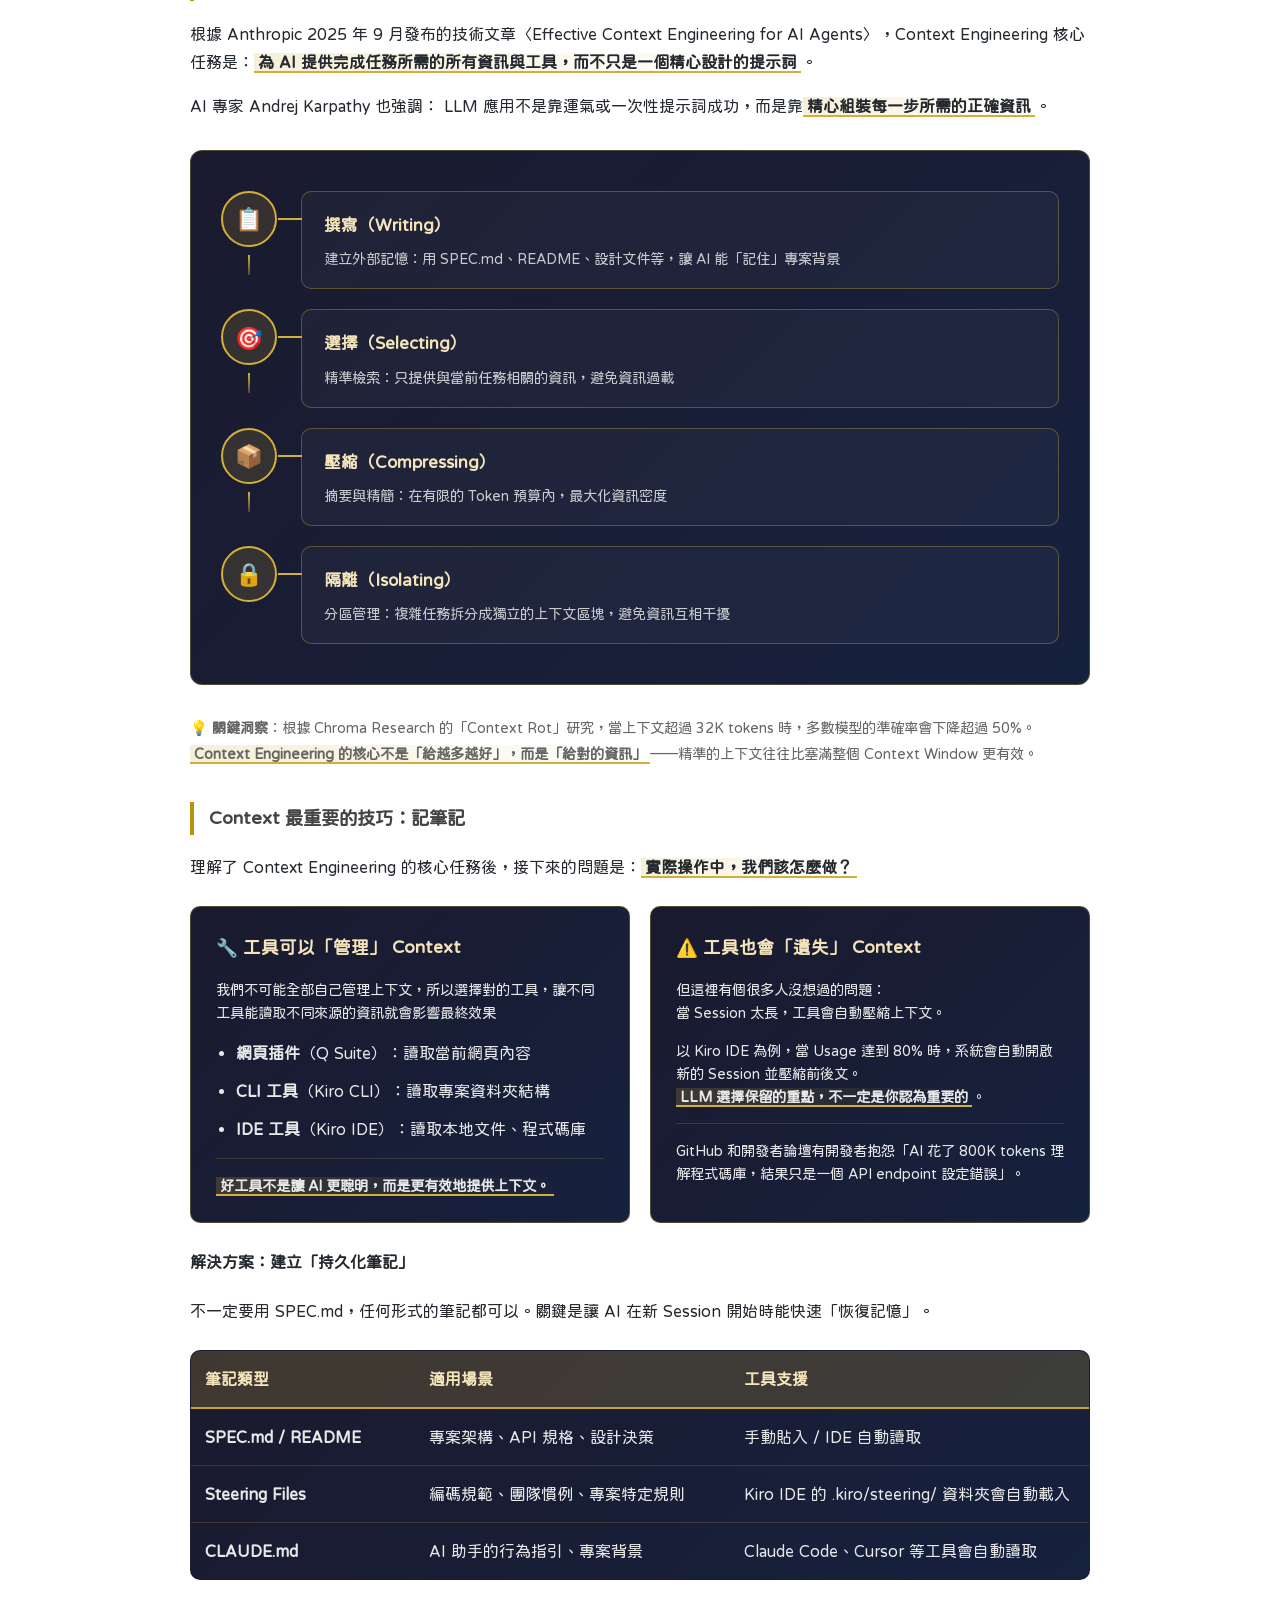
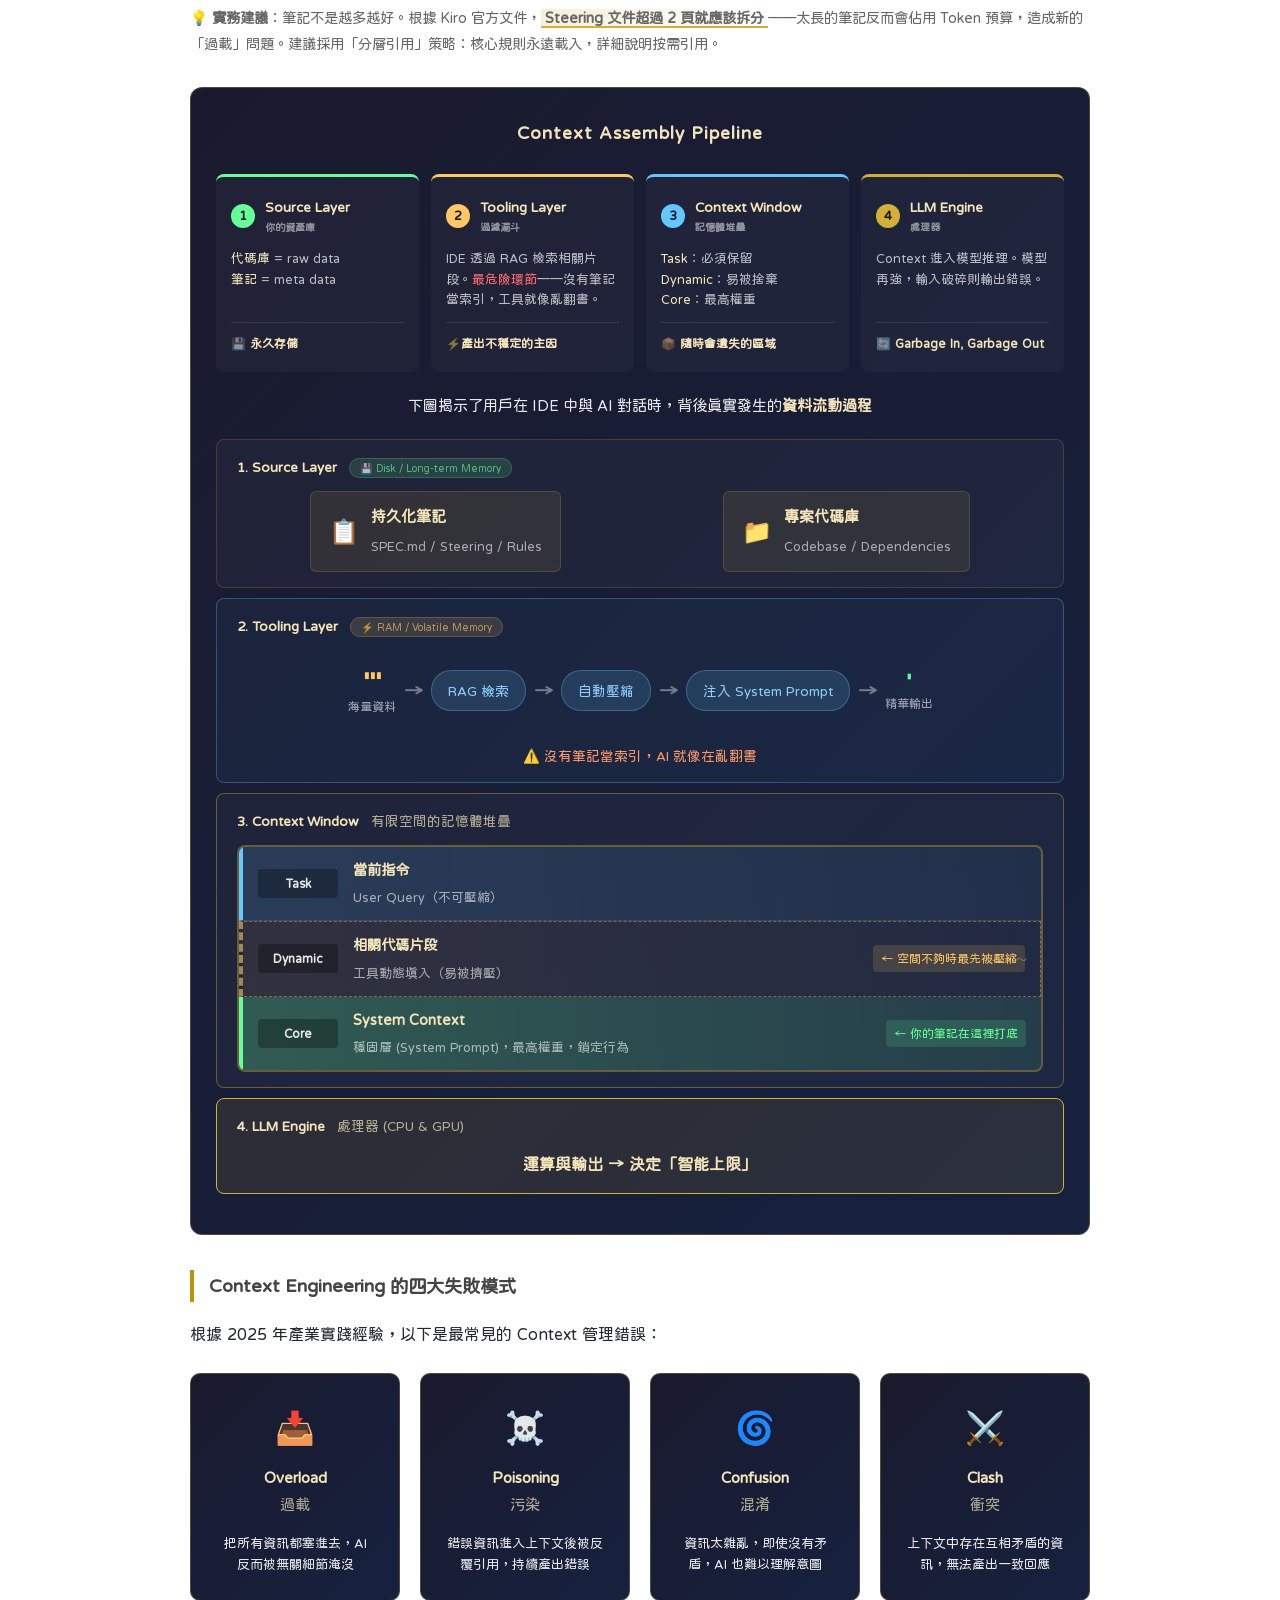
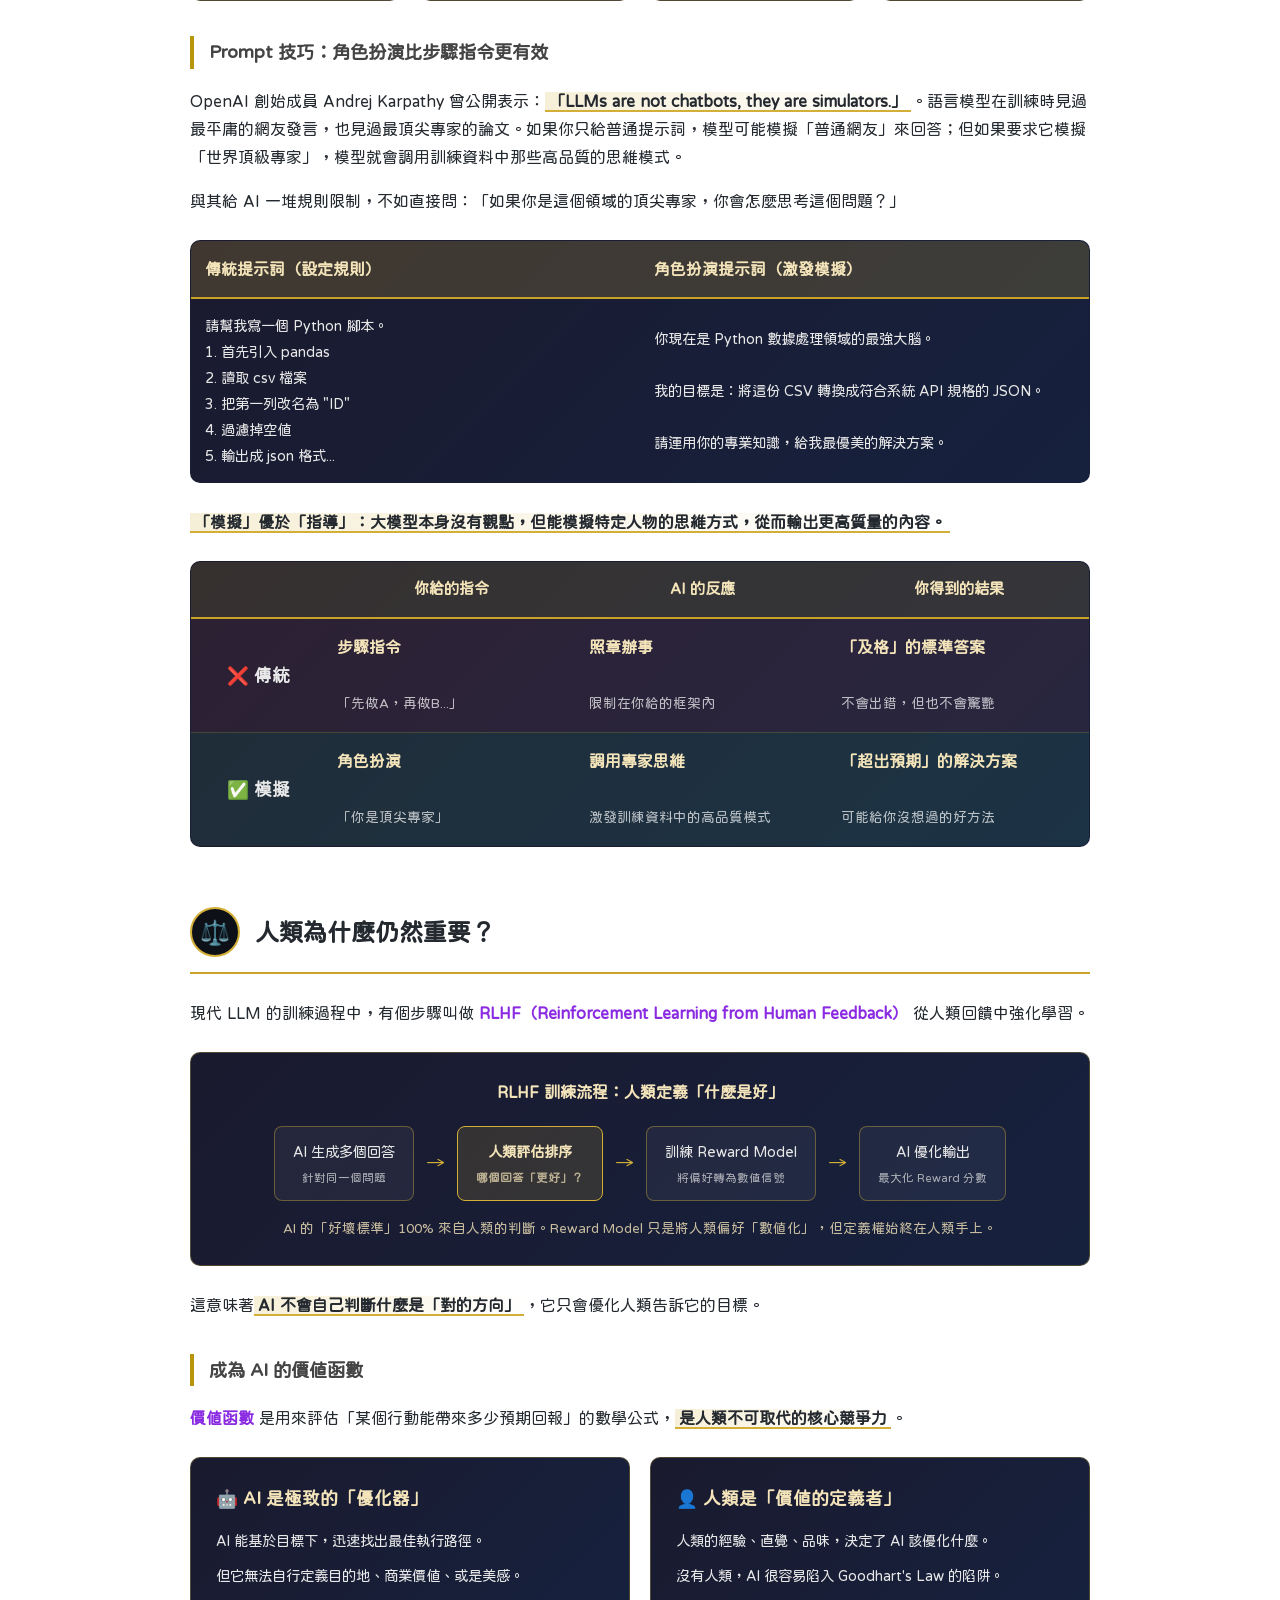
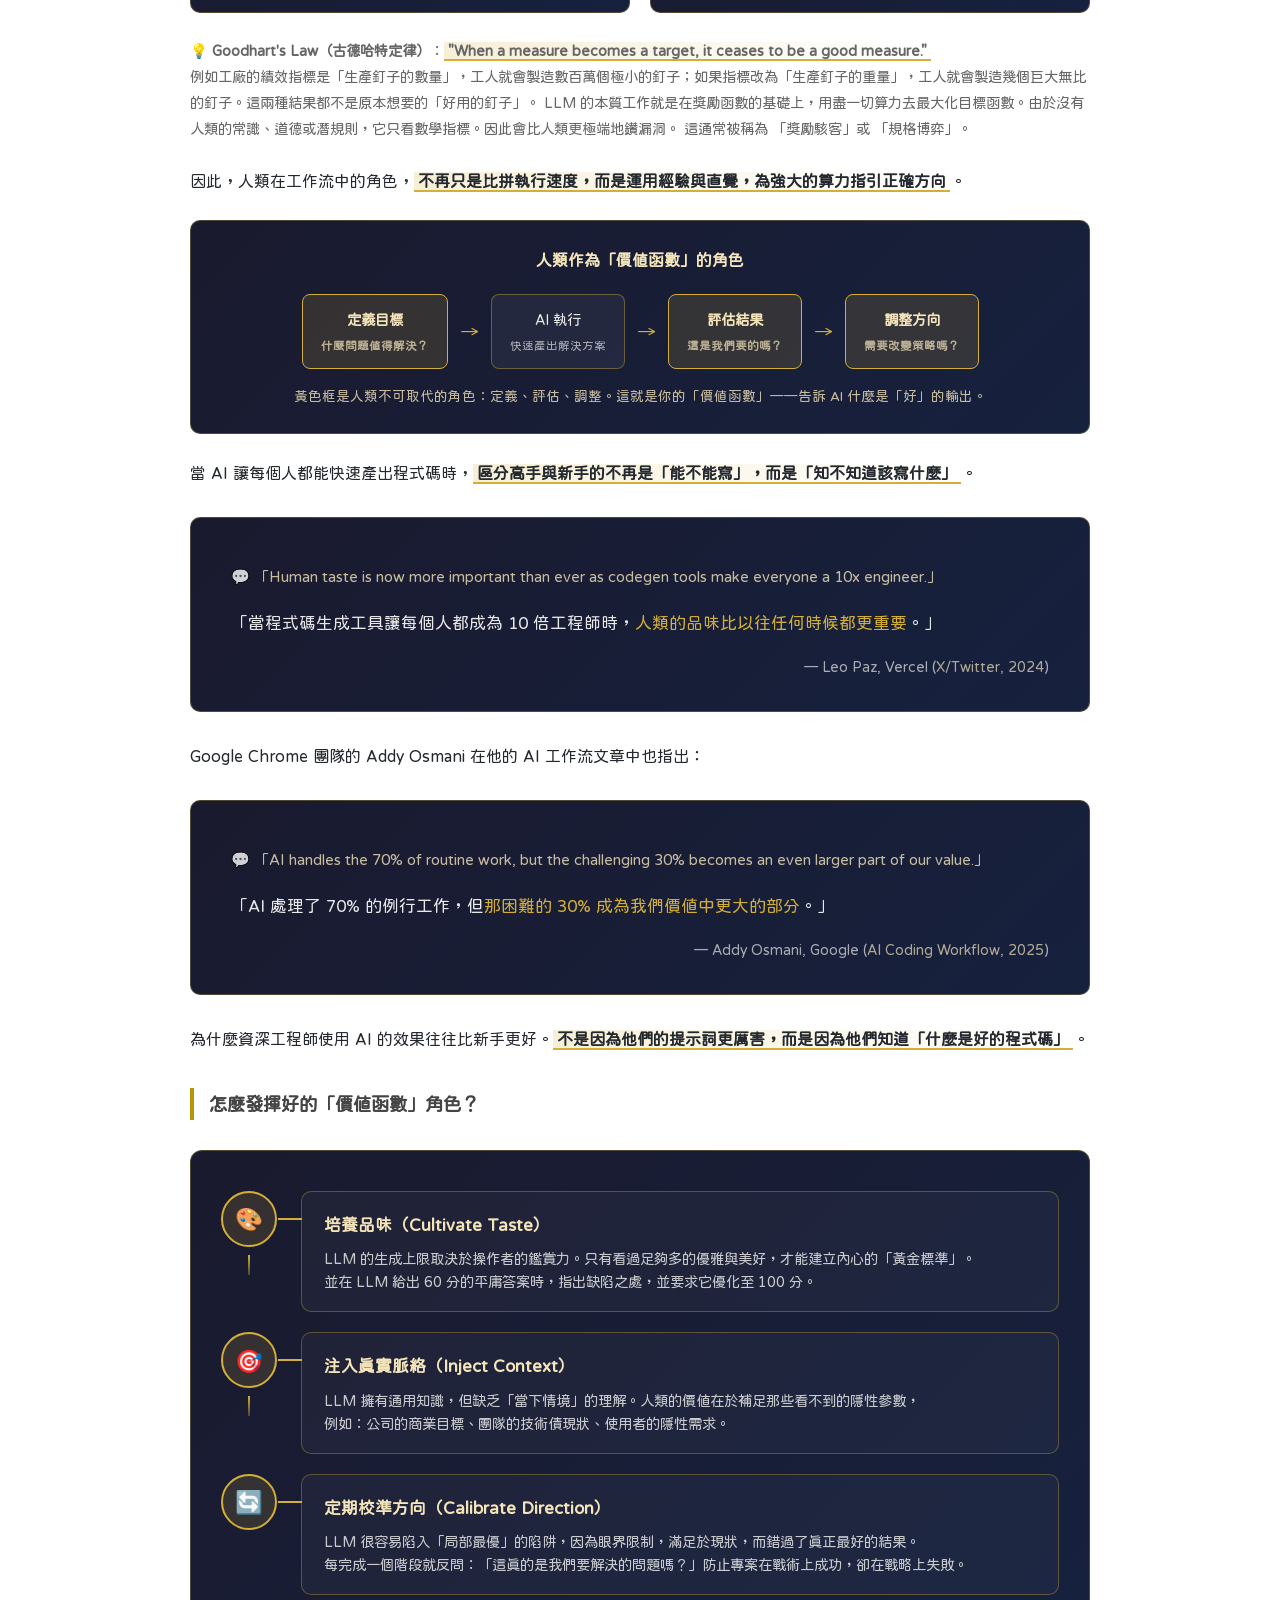
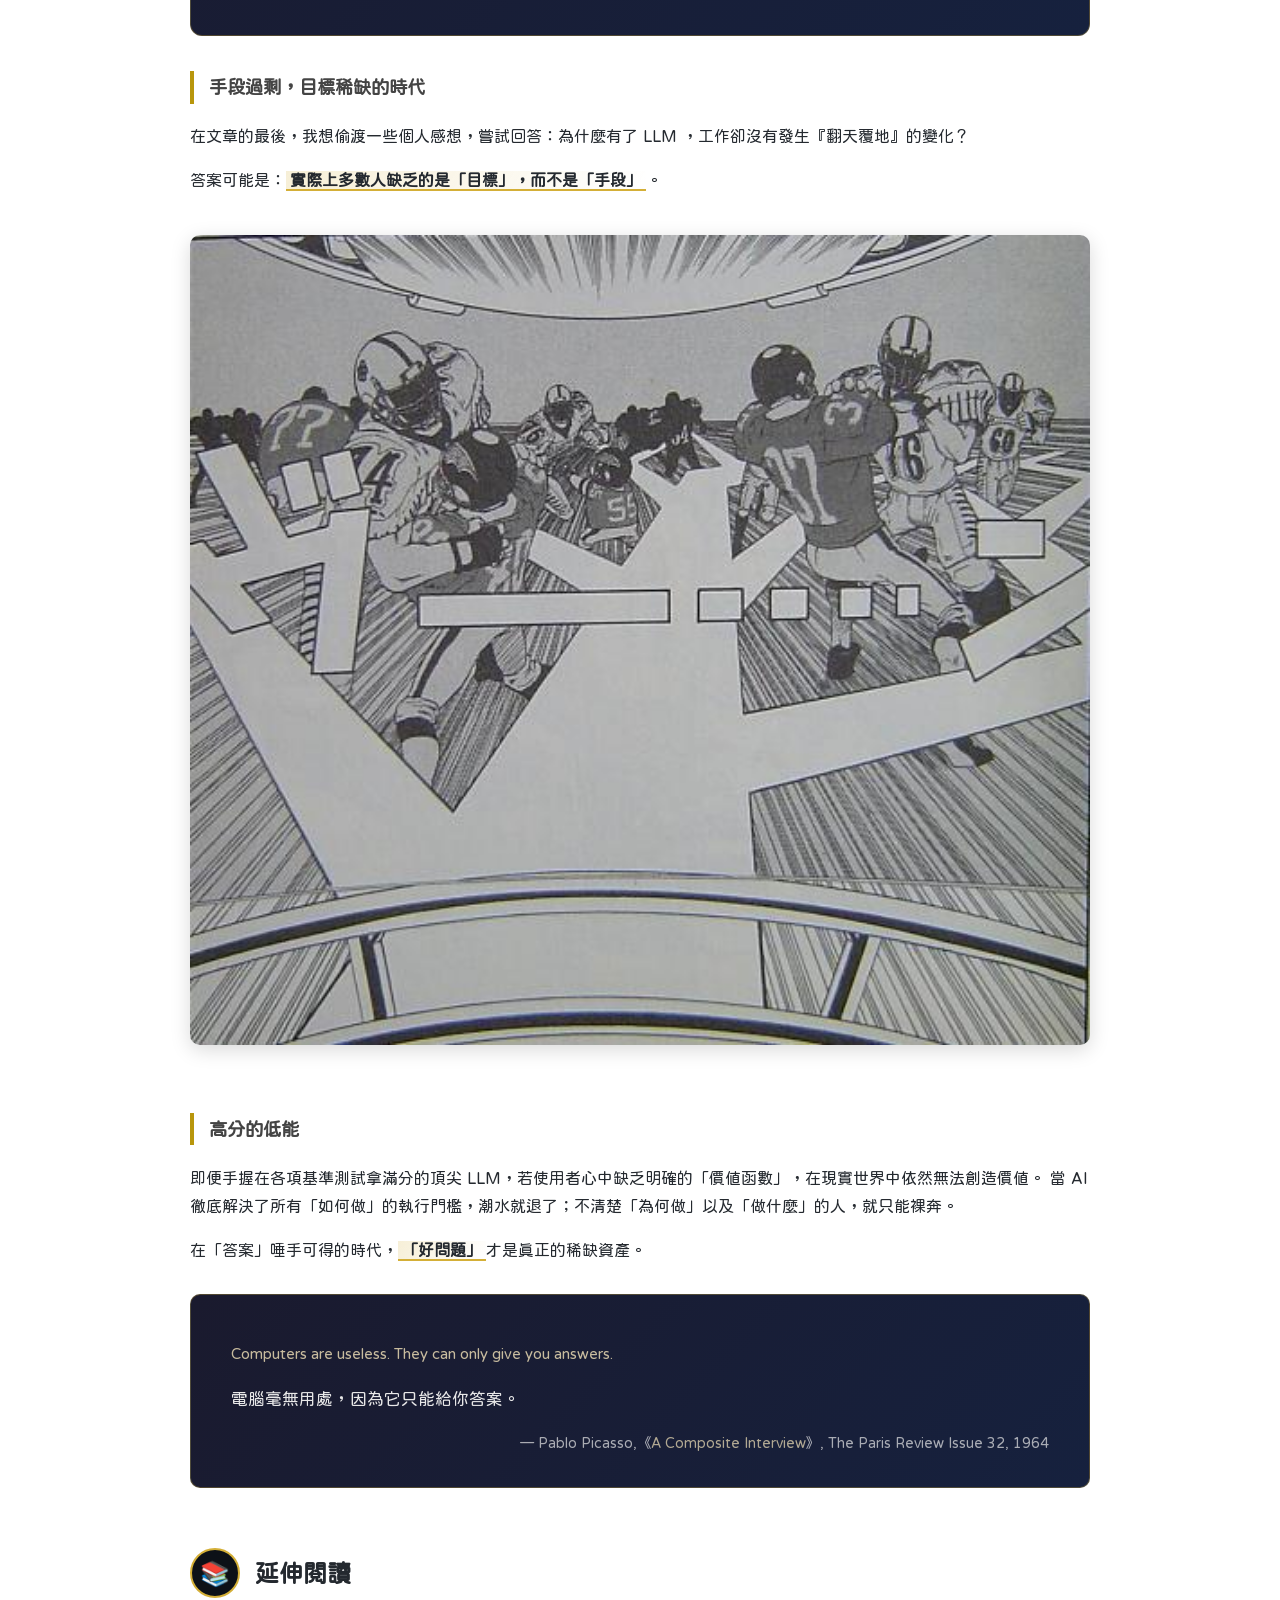
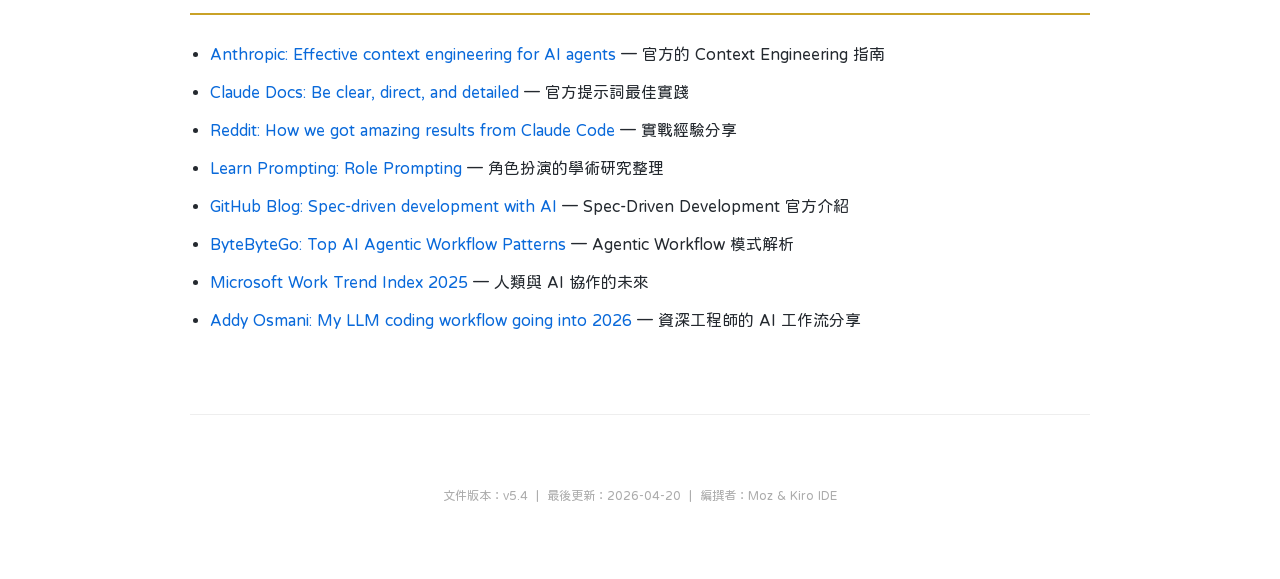
<file: llm-fundamentals/index.html>
<!DOCTYPE html>
<html lang="zh-TW">

<head>
    <meta charset="UTF-8">
    <meta name="viewport" content="width=device-width, initial-scale=1.0">
    <title>拓展認知疆界 — 你可能忽略的 LLM 底層邏輯</title>
    <link rel="preconnect" href="https://fonts.googleapis.com">
    <link rel="preconnect" href="https://fonts.gstatic.com" crossorigin>
    <link href="https://fonts.googleapis.com/css2?family=Huninn&display=swap" rel="stylesheet">
    <style>
        :root {
            --bg-light: #ffffff;
            --bg-dark: #0d1117;
            --text-light: #24292f;
            --text-dark: #e6edf3;
            --border-light: #d0d7de;
            --link-light: #0969da;
            --accent-grad: linear-gradient(90deg, rgba(138, 43, 226, 1) 0%, rgba(255, 0, 150, 1) 50%, rgba(255, 140, 0, 1) 100%);
            --tip-bg: #fff8dc;
            --tip-border: #ffd700;
            --warning-bg: #fff3cd;
            --warning-border: #ffc107;
            --diagram-bg: #1a1a2e;
            --gold-primary: #d4af37;
            --gold-light: #f4e4ba;
            --gold-dark: #b8960c;
            --gold-border: #c9a227;
            --text-on-dark: #e8e8e8;
        }

        body {
            font-family: 'Huninn', -apple-system, BlinkMacSystemFont, "Segoe UI", Helvetica, Arial, sans-serif;
            margin: 0;
            background-color: var(--bg-light);
            color: var(--text-light);
            line-height: 1.75;
        }

        main {
            max-width: 900px;
            margin: 0 auto;
            padding: 0 20px 60px 20px;
        }

        header {
            text-align: center;
            padding: 80px 20px 60px 20px;
            background: var(--bg-dark);
            color: var(--text-dark);
            position: relative;
        }

        header::after {
            content: '';
            position: absolute;
            bottom: 0;
            left: 0;
            right: 0;
            height: 5px;
            background: var(--accent-grad);
        }

        header h1 {
            font-size: 2.4em;
            margin: 0;
            background: var(--accent-grad);
            -webkit-background-clip: text;
            background-clip: text;
            -webkit-text-fill-color: transparent;
            letter-spacing: 2px;
        }

        header .subtitle {
            margin-top: 20px;
            font-size: 1.1em;
            color: var(--gold-light);
            opacity: 0.9;
        }

        h2 {
            display: flex;
            align-items: center;
            border-bottom: 2px solid var(--gold-border);
            padding-bottom: 15px;
            margin-top: 60px;
            margin-bottom: 25px;
            font-size: 1.5em;
        }

        .section-icon {
            font-size: 1em;
            margin-right: 15px;
            background: var(--bg-dark);
            width: 46px;
            height: 46px;
            display: flex;
            align-items: center;
            justify-content: center;
            border-radius: 50%;
            border: 2px solid var(--gold-primary);
        }

        h3 {
            margin-top: 35px;
            font-size: 1.15em;
            color: #444;
            border-left: 4px solid var(--gold-dark);
            padding-left: 15px;
        }

        a {
            color: var(--link-light);
            text-decoration: none;
        }

        a:hover {
            text-decoration: underline;
        }

        ul,
        ol {
            padding-left: 20px;
        }

        li {
            margin-bottom: 10px;
        }

        .key-point {
            font-weight: bold;
            color: #8a2be2;
        }

        .highlight {
            background: linear-gradient(120deg, rgba(212, 175, 55, 0.2) 0%, rgba(212, 175, 55, 0.0) 100%);
            border-bottom: 2px solid var(--gold-primary);
            padding: 0 4px;
            font-weight: bold;
        }

        .quote-block {
            position: relative;
            padding: 30px 40px;
            background: linear-gradient(135deg, #1a1a2e 0%, #16213e 100%);
            border-radius: 10px;
            margin: 30px 0;
            color: var(--text-on-dark);
            line-height: 1.9;
            font-size: 1.05em;
            border: 1px solid rgba(212, 175, 55, 0.3);
        }

        .quote-block::before {
            display: none;
        }

        .quote-block .source {
            margin-top: 15px;
            font-size: 0.85em;
            opacity: 0.7;
            text-align: right;
        }

        .tip-box {
            background-color: var(--tip-bg);
            border-left: 4px solid var(--tip-border);
            padding: 15px 20px;
            margin: 25px 0;
            border-radius: 0 8px 8px 0;
        }

        .tip-box strong {
            display: block;
            margin-bottom: 8px;
            font-size: 1.05em;
        }

        .warning-box {
            background-color: var(--warning-bg);
            border-left: 4px solid var(--warning-border);
            padding: 15px 20px;
            margin: 25px 0;
            border-radius: 0 8px 8px 0;
        }

        .insight-box {
            background: linear-gradient(135deg, rgba(212, 175, 55, 0.08) 0%, rgba(212, 175, 55, 0.03) 100%);
            border: 1px solid rgba(212, 175, 55, 0.3);
            border-left: 4px solid var(--gold-primary);
            border-radius: 0 10px 10px 0;
            padding: 25px;
            margin: 30px 0;
        }

        .insight-box h4 {
            margin-top: 0;
            color: var(--gold-dark);
        }

        /* 警告框樣式 */
        .warning-box {
            background: linear-gradient(135deg, rgba(255, 150, 100, 0.1) 0%, rgba(255, 100, 100, 0.05) 100%);
            border: 1px solid rgba(255, 150, 100, 0.3);
            border-left: 4px solid #ff9966;
            border-radius: 0 10px 10px 0;
            padding: 20px 25px;
            margin: 25px 0;
        }

        .warning-box .warning-title {
            font-weight: bold;
            color: #ff9966;
            margin-bottom: 10px;
            font-size: 1.05em;
        }

        .warning-box p {
            margin: 0;
            color: var(--text-primary);
            line-height: 1.7;
        }

        .danger-text {
            color: #ff6b6b;
            font-weight: 500;
        }

        /* 架構圖頂部說明卡片樣式 */
        .arch-layers-explanation {
            display: grid;
            grid-template-columns: repeat(4, 1fr);
            gap: 12px;
            margin-bottom: 20px;
        }

        .layer-explain {
            display: flex;
            flex-direction: column;
            padding: 18px 15px;
            background: rgba(255, 255, 255, 0.03);
            border-radius: 8px;
            border-top: 3px solid var(--gold-primary);
        }

        .layer-explain:nth-child(1) {
            border-top-color: #64ff96;
        }

        .layer-explain:nth-child(2) {
            border-top-color: #ffc864;
        }

        .layer-explain:nth-child(3) {
            border-top-color: #64c8ff;
        }

        .layer-explain:nth-child(4) {
            border-top-color: var(--gold-primary);
        }

        .layer-header {
            display: flex;
            align-items: center;
            gap: 10px;
            margin-bottom: 12px;
        }

        .layer-num {
            width: 24px;
            height: 24px;
            background: var(--gold-primary);
            color: #1a1a2e;
            border-radius: 50%;
            display: flex;
            align-items: center;
            justify-content: center;
            font-weight: bold;
            font-size: 0.8em;
            flex-shrink: 0;
        }

        .layer-explain:nth-child(1) .layer-num {
            background: #64ff96;
        }

        .layer-explain:nth-child(2) .layer-num {
            background: #ffc864;
        }

        .layer-explain:nth-child(3) .layer-num {
            background: #64c8ff;
        }

        .layer-explain:nth-child(4) .layer-num {
            background: var(--gold-primary);
        }

        .layer-title {
            font-size: 0.85em;
            color: var(--gold-light);
            font-weight: bold;
        }

        .layer-subtitle {
            font-size: 0.75em;
            color: rgba(255, 255, 255, 0.5);
            display: block;
        }

        .layer-text {
            flex: 1;
        }

        .layer-text p {
            font-size: 0.8em;
            color: rgba(255, 255, 255, 0.7);
            margin: 0;
            line-height: 1.6;
        }

        .layer-text em {
            color: var(--gold-light);
            font-style: normal;
        }

        .layer-key {
            margin-top: 12px;
            padding-top: 10px;
            border-top: 1px solid rgba(255, 255, 255, 0.1);
            font-size: 0.75em;
            color: rgba(255, 255, 255, 0.5);
        }

        .layer-key strong {
            color: var(--gold-light);
        }

        .arch-intro {
            font-size: 0.95em;
            color: rgba(255, 255, 255, 0.9);
            margin: 20px 0;
            line-height: 1.8;
            text-align: center;
        }

        .arch-intro strong {
            color: var(--gold-light);
        }

        /* Context Assembly Architecture 架構圖樣式 */
        .architecture-diagram {
            background: linear-gradient(135deg, #1a1a2e 0%, #16213e 100%);
            border-radius: 12px;
            padding: 30px 25px;
            margin: 30px 0;
            color: var(--text-on-dark);
            border: 1px solid rgba(212, 175, 55, 0.3);
        }

        .arch-title {
            text-align: center;
            color: var(--gold-light);
            font-size: 1.1em;
            font-weight: bold;
            margin-bottom: 25px;
            letter-spacing: 1px;
        }

        .arch-layer {
            background: rgba(255, 255, 255, 0.03);
            border: 1px solid rgba(212, 175, 55, 0.2);
            border-radius: 8px;
            padding: 15px 20px;
            margin: 10px 0;
        }

        .layer-label {
            font-size: 0.85em;
            color: var(--gold-light);
            margin-bottom: 12px;
            font-weight: bold;
        }

        .layer-label span {
            font-weight: normal;
            opacity: 0.7;
            margin-left: 8px;
        }

        .layer-content {
            display: flex;
            gap: 15px;
            flex-wrap: wrap;
            justify-content: center;
        }

        .source-layer .layer-content {
            justify-content: space-around;
        }

        .source-box {
            display: flex;
            align-items: center;
            gap: 12px;
            background: rgba(212, 175, 55, 0.1);
            padding: 12px 18px;
            border-radius: 6px;
            border: 1px solid rgba(212, 175, 55, 0.2);
        }

        .source-icon {
            font-size: 1.5em;
        }

        .source-text strong {
            display: block;
            color: var(--gold-light);
            font-size: 0.95em;
        }

        .source-text small {
            color: rgba(255, 255, 255, 0.6);
            font-size: 0.8em;
        }

        .arch-arrow {
            text-align: center;
            color: var(--gold-primary);
            font-size: 1.2em;
            margin: 8px 0;
        }

        .tool-layer {
            border-color: rgba(100, 200, 255, 0.3);
            background: rgba(100, 200, 255, 0.05);
        }

        /* Tool Pipeline 流程樣式 */
        .tool-pipeline {
            display: flex;
            align-items: center;
            justify-content: center;
            gap: 8px;
            padding: 15px 10px;
            flex-wrap: wrap;
        }

        .pipeline-input,
        .pipeline-output {
            display: flex;
            flex-direction: column;
            align-items: center;
            gap: 4px;
        }

        .pipeline-input span,
        .pipeline-output span {
            font-size: 0.75em;
            color: rgba(255, 255, 255, 0.6);
        }

        .pipeline-data {
            font-family: monospace;
            letter-spacing: -2px;
        }

        .pipeline-data.thick {
            color: #ffc864;
            font-size: 1.2em;
        }

        .pipeline-data.thin {
            color: #64ff96;
            font-size: 1em;
        }

        .pipeline-arrow {
            color: rgba(255, 255, 255, 0.4);
            font-size: 1.2em;
            font-weight: bold;
        }

        .pipeline-step {
            display: flex;
            align-items: center;
        }

        .tool-tag {
            background: rgba(100, 200, 255, 0.15);
            color: #8ecfff;
            padding: 8px 16px;
            border-radius: 20px;
            font-size: 0.85em;
            border: 1px solid rgba(100, 200, 255, 0.3);
        }

        .tool-warning {
            text-align: center;
            color: #ff9966;
            font-size: 0.85em;
            margin-top: 12px;
        }

        .window-layer {
            border-color: rgba(212, 175, 55, 0.4);
        }

        .context-stack {
            display: flex;
            flex-direction: column;
            gap: 8px;
        }

        .stack-item {
            display: flex;
            align-items: center;
            padding: 10px 15px;
            border-radius: 6px;
            gap: 15px;
        }

        .stack-core {
            background: linear-gradient(90deg, rgba(100, 255, 150, 0.15) 0%, rgba(100, 255, 150, 0.05) 100%);
            border-left: 3px solid #64ff96;
        }

        .stack-dynamic {
            background: linear-gradient(90deg, rgba(100, 200, 255, 0.15) 0%, rgba(100, 200, 255, 0.05) 100%);
            border-left: 3px solid #64c8ff;
        }

        .stack-task {
            background: linear-gradient(90deg, rgba(255, 255, 255, 0.1) 0%, rgba(255, 255, 255, 0.03) 100%);
            border-left: 3px solid rgba(255, 255, 255, 0.5);
        }

        .stack-badge {
            background: rgba(0, 0, 0, 0.3);
            padding: 4px 10px;
            border-radius: 4px;
            font-size: 0.75em;
            font-weight: bold;
            min-width: 60px;
            text-align: center;
        }

        .stack-content {
            flex: 1;
        }

        .stack-content strong {
            display: block;
            color: var(--gold-light);
            font-size: 0.9em;
        }

        .stack-content small {
            color: rgba(255, 255, 255, 0.6);
            font-size: 0.8em;
        }

        .stack-indicator {
            font-size: 0.75em;
            color: rgba(255, 255, 255, 0.5);
            padding: 4px 10px;
            border: 1px solid rgba(255, 255, 255, 0.2);
            border-radius: 4px;
        }

        .llm-layer {
            background: rgba(212, 175, 55, 0.1);
            border-color: var(--gold-primary);
        }

        .llm-box {
            text-align: center;
            color: var(--gold-light);
            font-weight: bold;
        }

        .arch-note {
            text-align: center;
            margin-top: 20px;
            padding-top: 15px;
            border-top: 1px solid rgba(212, 175, 55, 0.2);
            color: rgba(255, 255, 255, 0.7);
            font-size: 0.9em;
        }

        .arch-note strong {
            color: var(--gold-light);
        }

        /* Memory Tag Styles (RAM vs Disk) */
        .memory-tag {
            font-size: 0.75em;
            padding: 3px 10px;
            border-radius: 12px;
            margin-left: 10px;
            font-weight: normal;
        }

        .disk-tag {
            background: rgba(100, 255, 150, 0.2);
            color: #64ff96;
            border: 1px solid rgba(100, 255, 150, 0.3);
        }

        .ram-tag {
            background: rgba(255, 200, 100, 0.2);
            color: #ffc864;
            border: 1px solid rgba(255, 200, 100, 0.3);
        }

        /* Funnel Visual Styles */
        .funnel-container {
            display: flex;
            align-items: center;
            gap: 25px;
            justify-content: center;
        }

        .funnel-visual {
            text-align: center;
            display: flex;
            align-items: center;
            justify-content: center;
        }

        .funnel-visual svg {
            filter: drop-shadow(0 2px 4px rgba(0, 0, 0, 0.3));
        }

        .funnel-description {
            flex: 1;
        }

        .funnel-labels {
            display: flex;
            justify-content: space-between;
            margin-bottom: 12px;
            font-size: 0.8em;
        }

        .funnel-in {
            color: #ffc864;
        }

        .funnel-out {
            color: #64ff96;
        }

        /* Context Stack Container */
        .context-stack-container {
            display: flex;
            flex-direction: column;
            gap: 10px;
        }

        .stack-visual {
            display: flex;
            flex-direction: column;
            gap: 0;
            border: 2px solid rgba(212, 175, 55, 0.4);
            border-radius: 8px;
            overflow: hidden;
        }

        .stack-visual .stack-item {
            border-radius: 0;
            border-left: none;
            border-bottom: 1px solid rgba(255, 255, 255, 0.1);
            margin: 0;
        }

        .stack-visual .stack-item:last-child {
            border-bottom: none;
        }

        .stack-visual .stack-core {
            background: linear-gradient(90deg, rgba(100, 255, 150, 0.25) 0%, rgba(100, 255, 150, 0.1) 100%);
            border-left: 4px solid #64ff96;
        }

        .stack-visual .stack-dynamic {
            background: linear-gradient(90deg, rgba(255, 200, 100, 0.08) 0%, rgba(255, 200, 100, 0.02) 100%);
            border-left: 4px dashed rgba(255, 200, 100, 0.5);
        }

        /* Dynamic 層的不穩定視覺效果 */
        .stack-visual .stack-dynamic.unstable {
            border: 1px dashed rgba(255, 200, 100, 0.4);
            border-left: 4px dashed rgba(255, 200, 100, 0.6);
            position: relative;
        }

        .stack-visual .stack-dynamic.unstable::before {
            content: '～～～';
            position: absolute;
            right: 10px;
            top: 50%;
            transform: translateY(-50%);
            color: rgba(255, 200, 100, 0.4);
            font-size: 0.8em;
            letter-spacing: 2px;
        }

        .stack-visual .stack-task {
            background: linear-gradient(90deg, rgba(100, 200, 255, 0.15) 0%, rgba(100, 200, 255, 0.05) 100%);
            border-left: 4px solid #64c8ff;
        }

        .squeeze-indicator,
        .foundation-indicator {
            font-size: 0.75em;
            padding: 3px 8px;
            border-radius: 4px;
            white-space: nowrap;
        }

        .squeeze-indicator {
            color: #ffc864;
            background: rgba(255, 200, 100, 0.15);
        }

        .foundation-indicator {
            color: #64ff96;
            background: rgba(100, 255, 150, 0.15);
        }

        .stack-summary {
            text-align: center;
            color: var(--gold-light);
            font-size: 0.9em;
            margin-top: 10px;
            padding: 8px;
            background: rgba(212, 175, 55, 0.1);
            border-radius: 6px;
        }

        .flow-diagram {
            background: linear-gradient(135deg, #1a1a2e 0%, #16213e 100%);
            border-radius: 10px;
            padding: 25px 20px;
            margin: 25px 0;
            color: var(--text-on-dark);
            border: 1px solid rgba(212, 175, 55, 0.3);
        }

        .flow-title {
            text-align: center;
            color: var(--gold-light);
            margin-bottom: 20px;
            font-weight: bold;
        }

        .flow-row {
            display: flex;
            align-items: center;
            justify-content: center;
            gap: 12px;
            flex-wrap: wrap;
            margin: 10px 0;
        }

        .flow-box {
            background: rgba(255, 255, 255, 0.05);
            border: 1px solid rgba(212, 175, 55, 0.4);
            border-radius: 8px;
            padding: 12px 18px;
            font-size: 0.9em;
            text-align: center;
        }

        .flow-box.highlight {
            background: rgba(212, 175, 55, 0.15);
            border-color: var(--gold-primary);
            color: var(--gold-light);
        }

        .flow-box small {
            display: block;
            font-size: 0.8em;
            opacity: 0.7;
            margin-top: 4px;
        }

        .flow-arrow {
            color: var(--gold-primary);
            font-size: 1.2em;
        }

        .flow-note {
            text-align: center;
            font-size: 0.85em;
            color: var(--gold-light);
            margin-top: 15px;
            opacity: 0.8;
        }

        .timeline {
            background: linear-gradient(135deg, #1a1a2e 0%, #16213e 100%);
            border-radius: 10px;
            padding: 30px;
            margin: 25px 0;
            color: var(--text-on-dark);
            border: 1px solid rgba(212, 175, 55, 0.3);
        }

        .timeline-item {
            position: relative;
            padding-left: 30px;
            padding-bottom: 25px;
            border-left: 2px solid var(--gold-border);
        }

        .timeline-item:last-child {
            padding-bottom: 0;
            border-left-color: transparent;
        }

        .timeline-item::before {
            content: '';
            position: absolute;
            left: -8px;
            top: 0;
            width: 14px;
            height: 14px;
            background: var(--gold-primary);
            border-radius: 50%;
        }

        .timeline-year {
            font-weight: bold;
            color: var(--gold-primary);
            font-size: 0.9em;
            margin-bottom: 8px;
        }

        .timeline-content {
            font-size: 0.95em;
            line-height: 1.7;
        }

        .gold-table {
            width: 100%;
            border-collapse: collapse;
            margin: 25px 0;
            background: linear-gradient(135deg, #1a1a2e 0%, #16213e 100%);
            border-radius: 10px;
            overflow: hidden;
            border: 1px solid rgba(212, 175, 55, 0.3);
        }

        .gold-table th {
            background: rgba(212, 175, 55, 0.2);
            color: var(--gold-light);
            padding: 14px;
            text-align: left;
            border-bottom: 2px solid var(--gold-border);
        }

        .gold-table td {
            padding: 14px;
            border-bottom: 1px solid rgba(212, 175, 55, 0.2);
            color: var(--text-on-dark);
        }

        .gold-table tr:last-child td {
            border-bottom: none;
        }

        /* 對比表格樣式 */
        .comparison-table {
            width: 100%;
            border-collapse: collapse;
            margin: 25px 0;
            background: linear-gradient(135deg, #1a1a2e 0%, #16213e 100%);
            border-radius: 10px;
            overflow: hidden;
            border: 1px solid rgba(212, 175, 55, 0.3);
        }

        .comparison-table th {
            background: rgba(212, 175, 55, 0.15);
            color: var(--gold-light);
            padding: 14px 12px;
            text-align: center;
            border-bottom: 2px solid var(--gold-border);
            font-size: 0.95em;
        }

        .comparison-table td {
            padding: 16px 12px;
            color: var(--text-on-dark);
            vertical-align: top;
            line-height: 1.6;
        }

        .comparison-table .row-label {
            font-weight: bold;
            text-align: center;
            font-size: 1.1em;
            vertical-align: middle;
        }

        .comparison-table .row-negative {
            background: rgba(255, 100, 100, 0.08);
            border-bottom: 1px solid rgba(212, 175, 55, 0.2);
        }

        .comparison-table .row-positive {
            background: rgba(100, 255, 150, 0.08);
        }

        .comparison-table td strong {
            color: var(--gold-light);
            display: block;
            margin-bottom: 4px;
        }

        .comparison-table td .desc {
            font-size: 0.85em;
            color: rgba(255, 255, 255, 0.7);
        }

        .card-grid {
            display: grid;
            grid-template-columns: repeat(auto-fit, minmax(260px, 1fr));
            gap: 20px;
            margin: 25px 0;
        }

        .card {
            background: linear-gradient(135deg, #1a1a2e 0%, #16213e 100%);
            border-radius: 10px;
            padding: 25px;
            color: var(--text-on-dark);
            border: 1px solid rgba(212, 175, 55, 0.3);
        }

        .card h4 {
            color: var(--gold-light);
            margin-top: 0;
            margin-bottom: 15px;
            font-size: 1.1em;
        }

        .card p {
            font-size: 0.9em;
            margin: 0;
            line-height: 1.6;
        }

        .comparison-grid {
            display: grid;
            grid-template-columns: 1fr 1fr;
            gap: 0;
            border-radius: 12px;
            overflow: hidden;
            margin: 30px 0;
            box-shadow: 0 5px 20px rgba(0, 0, 0, 0.08);
        }

        .comp-col {
            padding: 30px;
        }

        .comp-col.old {
            background-color: #f5f5f5;
            border-right: 1px solid #ddd;
        }

        .comp-col.new {
            background: var(--diagram-bg);
            color: var(--text-on-dark);
            position: relative;
        }

        .comp-col.new::after {
            content: '✨ 新共識';
            position: absolute;
            top: 12px;
            right: 12px;
            background: var(--gold-primary);
            color: #000;
            font-size: 0.7em;
            padding: 3px 10px;
            border-radius: 4px;
            font-weight: bold;
        }

        .comp-title {
            font-size: 1.1em;
            font-weight: bold;
            margin-bottom: 20px;
            display: block;
        }

        .comp-col.new .comp-title {
            color: var(--gold-primary);
        }

        .comp-list {
            list-style: none;
            padding: 0;
            margin: 0;
        }

        .comp-list li {
            margin-bottom: 15px;
            padding-left: 28px;
            position: relative;
            font-size: 0.95em;
        }

        .comp-col.old .comp-list li::before {
            content: '❌';
            position: absolute;
            left: 0;
        }

        .comp-col.new .comp-list li::before {
            content: '✅';
            position: absolute;
            left: 0;
        }

        .footer {
            margin-top: 80px;
            text-align: center;
            color: #888;
            font-size: 0.9em;
            padding-top: 40px;
            border-top: 1px solid #eee;
        }

        /* 可收合的延伸學習區塊 */
        .learn-more {
            background: #f8f9fa;
            border: 1px solid #e0e0e0;
            border-radius: 10px;
            margin: 30px 0;
            overflow: hidden;
        }

        .learn-more summary {
            padding: 18px 25px;
            cursor: pointer;
            color: #666;
            font-weight: normal;
            display: flex;
            align-items: center;
            gap: 10px;
            transition: background 0.2s;
        }

        .learn-more summary:hover {
            background: #f0f0f0;
        }

        .learn-more summary::marker {
            color: #999;
        }

        .learn-more[open] summary {
            border-bottom: 1px solid #e0e0e0;
        }

        .video-grid {
            display: grid;
            grid-template-columns: 1fr 1fr;
            gap: 20px;
            padding: 20px;
        }

        .video-item {
            display: flex;
            flex-direction: column;
        }

        .video-item .video-wrapper {
            position: relative;
            width: 100%;
            padding-bottom: 56.25%;
            border-radius: 8px;
            overflow: hidden;
        }

        .video-item iframe {
            position: absolute;
            top: 0;
            left: 0;
            width: 100%;
            height: 100%;
            border: none;
        }

        .video-item p {
            margin: 10px 0 0 0;
            font-size: 0.9em;
            color: var(--text-on-dark);
            opacity: 0.8;
            text-align: center;
        }

        /* 模型卡片樣式 */
        .model-cards {
            display: grid;
            grid-template-columns: repeat(3, 1fr);
            gap: 20px;
            margin: 25px 0;
        }

        .model-card {
            background: linear-gradient(135deg, #1a1a2e 0%, #16213e 100%);
            border-radius: 12px;
            padding: 25px;
            border: 1px solid rgba(212, 175, 55, 0.3);
            position: relative;
            overflow: hidden;
        }

        .model-card::before {
            content: '';
            position: absolute;
            top: 0;
            left: 0;
            right: 0;
            height: 4px;
        }

        .model-card.openai::before {
            background: linear-gradient(90deg, #10a37f, #1a7f64);
        }

        .model-card.anthropic::before {
            background: linear-gradient(90deg, #d4a574, #c9956c);
        }

        .model-card.google::before {
            background: linear-gradient(90deg, #4285f4, #34a853, #fbbc05, #ea4335);
        }

        .model-header {
            display: flex;
            align-items: center;
            gap: 12px;
            margin-bottom: 18px;
        }

        .model-logo {
            width: 40px;
            height: 40px;
            border-radius: 10px;
            display: flex;
            align-items: center;
            justify-content: center;
            font-size: 1.4em;
        }

        .model-card.openai .model-logo {
            background: rgba(16, 163, 127, 0.2);
        }

        .model-card.anthropic .model-logo {
            background: rgba(212, 165, 116, 0.2);
        }

        .model-card.google .model-logo {
            background: rgba(66, 133, 244, 0.2);
        }

        .model-info h4 {
            margin: 0;
            color: var(--gold-light);
            font-size: 1.15em;
        }

        .model-info .company {
            font-size: 0.8em;
            opacity: 0.6;
            color: var(--text-on-dark);
            margin-top: 2px;
        }

        .model-specs {
            display: flex;
            flex-direction: column;
            gap: 12px;
        }

        .spec-row {
            display: flex;
            justify-content: space-between;
            align-items: center;
            padding: 8px 0;
            border-bottom: 1px solid rgba(255, 255, 255, 0.08);
        }

        .spec-row:last-child {
            border-bottom: none;
        }

        .spec-label {
            font-size: 0.8em;
            color: var(--text-on-dark);
            opacity: 0.6;
        }

        .spec-value {
            font-size: 0.9em;
            color: var(--gold-light);
            text-align: right;
        }

        .model-strength {
            margin-top: 15px;
            padding-top: 15px;
            border-top: 1px solid rgba(212, 175, 55, 0.2);
        }

        .model-strength .label {
            font-size: 0.75em;
            color: var(--gold-primary);
            text-transform: uppercase;
            letter-spacing: 1px;
            margin-bottom: 6px;
        }

        .model-strength .value {
            font-size: 0.85em;
            color: var(--text-on-dark);
            line-height: 1.5;
        }

        /* 垂直流程圖樣式 */
        .process-flow {
            background: linear-gradient(135deg, #1a1a2e 0%, #16213e 100%);
            border-radius: 12px;
            border: 1px solid rgba(212, 175, 55, 0.3);
            padding: 40px 30px;
            margin: 30px 0;
        }

        .process-step {
            display: flex;
            align-items: flex-start;
            gap: 24px;
            position: relative;
        }

        .process-step:not(:last-child) {
            padding-bottom: 20px;
        }

        /* 左側：圖示 + 連接線 */
        .process-icon-wrapper {
            display: flex;
            flex-direction: column;
            align-items: center;
            flex-shrink: 0;
        }

        .process-icon {
            width: 52px;
            height: 52px;
            background: rgba(212, 175, 55, 0.15);
            border: 2px solid var(--gold-primary);
            border-radius: 50%;
            display: flex;
            align-items: center;
            justify-content: center;
            font-size: 1.4em;
            position: relative;
            z-index: 2;
        }

        .process-line {
            width: 2px;
            flex-grow: 1;
            min-height: 20px;
            background: linear-gradient(180deg, var(--gold-primary) 0%, rgba(212, 175, 55, 0.3) 100%);
            margin-top: 8px;
        }

        .process-step:last-child .process-line {
            display: none;
        }

        /* 右側：卡片內容 */
        .process-content {
            flex: 1;
            background: rgba(255, 255, 255, 0.03);
            border: 1px solid rgba(212, 175, 55, 0.35);
            border-radius: 10px;
            padding: 18px 22px;
            position: relative;
        }

        /* 連接線：從圖示到卡片 */
        .process-content::before {
            content: '';
            position: absolute;
            left: -24px;
            top: 26px;
            width: 24px;
            height: 2px;
            background: var(--gold-primary);
        }

        .process-content h4 {
            margin: 0 0 8px 0;
            color: var(--gold-light);
            font-size: 1.05em;
        }

        .process-content p {
            margin: 0;
            font-size: 0.9em;
            color: var(--text-on-dark);
            line-height: 1.6;
            opacity: 0.85;
        }

        @media (max-width: 600px) {
            .process-flow {
                padding: 30px 20px;
            }

            .process-step {
                gap: 16px;
            }

            .process-icon {
                width: 44px;
                height: 44px;
                font-size: 1.2em;
            }

            .process-content::before {
                left: -16px;
                width: 16px;
            }
        }

        @media (max-width: 768px) {
            .comparison-grid {
                grid-template-columns: 1fr;
            }

            header h1 {
                font-size: 1.8em;
            }

            .video-grid {
                grid-template-columns: 1fr;
            }

            .model-cards {
                grid-template-columns: 1fr;
            }

            .staircase-diagram {
                padding-left: 20px;
            }

            .staircase-step {
                margin-left: calc(var(--step-index) * 20px);
            }

            .step-box {
                min-width: auto;
                max-width: none;
            }

            .staircase-arrow {
                display: none;
            }
        }
    </style>
</head>

<body>

    <header>
        <h1>拓展認知疆界</h1>
        <div class="subtitle">從實務開發心得談：你可能忽略的 LLM 底層邏輯</div>
    </header>

    <main>

        <!-- 開場 -->
        <section id="intro">

            <p style="font-size: 1.05em; margin-top: 40px;">隨著團隊對 AI 工具越來越熟悉，開發工具已經不是困難的任務，各位也都至少完成一次應用開發。<br>網路上甚至有開發者，把 AI 應用到更多的工作場景中。</p>

            <img src="img/01-ai-applications.jpg" alt="AI 應用場景"
                style="width: 100%; border-radius: 10px; margin: 25px 0; box-shadow: 0 5px 20px rgba(0,0,0,0.15);">

            <p>但隨著使用次數變多，大家一定會感覺到了——<span class="highlight">AI 的表現很不穩定</span>。</p>

            <p>這背後的原因，其實不是 AI 的問題，而是我們對它的理解不夠透徹。所以今天的分享，不會再教新技術。<br>而是帶大家回頭補課，理解那些我們一開始直接跳過的基礎概論：<span
                    class="key-point"> 什麼是 AI？ 怎麼用好 AI？</span></p>
        </section>

        <!-- 第一節：LLM 到底是什麼? -->
        <section id="llm-truth">
            <h2><span class="section-icon">🤖</span>LLM 到底是什麼?</h2>

            <p>很多人都跟我提過，覺得 AI 笨、不可靠、有幻覺。但深究問題往往會發現，是<span class="key-point">人類對 LLM 有錯誤的期待</span>。</p>

            <h3>LLM 並不是有智慧的 AI</h3>

            <p>在網路上查資料，你會發現大家習慣用「AI」這個大詞來包山包海。<br>但對研發人員來說，「AI」這個名詞太籠統了——就像用「交通工具」來形容所有會動的載具一樣。</p>

            <p>更精準的區分是：</p>
            <ul>
                <li><span class="key-point">LLM（大型語言模型）</span>：就是現在 ChatGPT、Claude 背後的技術，已經很成熟</li>
                <li><span class="key-point">AGI（通用人工智慧）</span>：能像人類一樣在所有領域思考的 AI，目前還不存在</li>
            </ul>

            <p>雖然 OpenAI 的 Sam Altman 說「AGI 已經隱約可見」，Anthropic 的 Dario Amodei 預測 2026-2027 年可能出現<br>但截至 2026 年初，<span
                    class="highlight">真正的 AGI 還沒有被發明出來</span>。</p>

            <p>而現在的 LLM，核心只做一件事：<span class="highlight">猜下一個字</span>。</p>

            <div class="card" style="margin: 25px 0;">
                <h4>Next Token Prediction（預測下一個 token）</h4>
                <p>LLM 的核心任務是「預測下一個 token」。它看到「今天天氣」，就猜下一個字可能是「很好」或「不錯」。</p>
                <p style="margin-top: 12px; color: var(--gold-primary);">→ 它沒有真正的「理解」，只是統計上的模式匹配</p>
            </div>

            <p>在這個基礎上，再透過兩個機制讓它「更好用」：</p>

            <div class="card-grid">
                <div class="card">
                    <h4>RLHF（從人類回饋中學習）</h4>
                    <p>讓人類評估 AI 的回答，告訴它哪個答案「更好」，讓它學會符合人類期待的回答方式。</p>
                    <p style="margin-top: 12px; color: var(--gold-primary);">→ 這就是為什麼 ChatGPT 比原始 GPT 更「聽話」</p>
                </div>
                <div class="card">
                    <h4>針對 Benchmark 優化</h4>
                    <p>模型會針對各種測試題目優化，所以它在「考試」上表現很好，但實際應用可能有落差。</p>
                    <p style="margin-top: 12px; color: var(--gold-primary);">→ Benchmark 分數 ≠ 實際好用程度</p>
                </div>
            </div>



            <h3 style="margin-top: 50px;">LLM 的知識是「凍結」的</h3>

            <p>LLM 調教好之後，內部參數就不會更新了。就像一部電影，你可以快轉、重播、倒帶，但不管怎麼操作，內容都一樣。</p>


            <!-- 神經網路凍結示意圖 -->
            <div style="padding: 35px 20px; margin: 20px 0;">
                <div style="display: flex; align-items: flex-start; justify-content: center; gap: 8px;">
                    <!-- 輸入 -->
                    <div style="width: 220px; text-align: center;">
                        <div style="font-size: 2.2em; font-weight: bold; color: #333; margin-bottom: 8px;">📥 輸入</div>
                        <div style="font-size: 0.85em; color: #888; line-height: 1.5;">
                            "雲端儲存費怎麼算？"
                        </div>
                    </div>

                    <div style="color: var(--gold-dark); font-size: 1.5em; padding-top: 12px;">→</div>

                    <!-- 凍結的參數 -->
                    <div style="width: 220px; text-align: center;">
                        <div style="font-size: 2.2em; font-weight: bold; color: var(--gold-dark); margin-bottom: 8px;">
                            🔒 參數</div>
                        <div style="font-size: 0.85em; color: #888; line-height: 1.5;">
                            w₁ = 0.73；w₂ = -0.21；w₃ = 0.58
                        </div>
                    </div>

                    <div style="color: var(--gold-dark); font-size: 1.5em; padding-top: 12px;">→</div>

                    <!-- 輸出 -->
                    <div style="width: 220px; text-align: center;">
                        <div style="font-size: 2.2em; font-weight: bold; color: #333; margin-bottom: 8px;">📤 輸出</div>
                        <div style="font-size: 0.85em; color: #888; line-height: 1.5;">
                            "標準尺寸商品每立方公尺 €26..."
                        </div>
                    </div>
                </div>

                <div style="text-align: center; margin-top: 25px;">
                    <span style="font-size: 0.9em; color: #666;">💡 AI 會自信地回答，但這可能是<span
                            style="color: var(--gold-dark); font-weight: bold;">去年的費率</span>——而你們都不會發現。</span>
                </div>
            </div>

            <div
                style="background: #f8f9fa; border-radius: 10px; padding: 20px 25px; margin: 20px 0; font-size: 0.9em; color: #555; line-height: 1.8;">
                <div style="margin-bottom: 12px;">💭 <strong>LLM 不認識你</strong> — 即使你上週跟它聊過，LLM 也不記得你的名字、偏好、或之前的對話內容。
                </div>
                <div style="margin-bottom: 12px;">💭 <strong>每次對話都從零開始</strong> — 你今天問的問題，LLM 不會「記住」然後下次答得更好。</div>
                <div style="margin-bottom: 12px;">💭 <strong>LLM 不會從錯誤中學習</strong> — 你糾正它一次，LLM
                    不會記住這個教訓。下次問類似問題，可能犯同樣的錯。</div>
                <div style="margin-bottom: 12px;">💭 <strong>同樣的問題，可能得到不同答案</strong> — 因為沒有記憶，每次都是「即興演出」。</div>
                <div>💭 <strong>「記憶」是靠外掛</strong> — 有些工具看起來「有記憶」，其實是把對話歷史塞進 prompt 裡。模型本身不會變。</div>
            </div>

            <p>目前主流模型的<span class="highlight">知識截止日期</span>與<span class="highlight">規格</span></p>

            <div class="model-cards">
                <!-- GPT-5.4 -->
                <div class="model-card openai">
                    <div class="model-header">
                        <div class="model-logo">🟢</div>
                        <div class="model-info">
                            <h4>GPT-5.4</h4>
                            <div class="company">OpenAI</div>
                        </div>
                    </div>
                    <div class="model-specs">
                        <div class="spec-row">
                            <span class="spec-label">知識截止</span>
                            <span class="spec-value">2025 年 8 月</span>
                        </div>
                        <div class="spec-row">
                            <span class="spec-label">上下文窗口</span>
                            <span class="spec-value">400K tokens</span>
                        </div>
                        <div class="spec-row">
                            <span class="spec-label">最大輸出</span>
                            <span class="spec-value">128K tokens</span>
                        </div>
                    </div>
                    <div class="model-strength">
                        <div class="label">強項</div>
                        <div class="value">數學推理、專業知識、多步驟任務</div>
                    </div>
                </div>

                <!-- Claude 4.7 Opus -->
                <div class="model-card anthropic">
                    <div class="model-header">
                        <div class="model-logo">🟤</div>
                        <div class="model-info">
                            <h4>Claude 4.7 Opus</h4>
                            <div class="company">Anthropic</div>
                        </div>
                    </div>
                    <div class="model-specs">
                        <div class="spec-row">
                            <span class="spec-label">知識截止</span>
                            <span class="spec-value">2025 年 3 月</span>
                        </div>
                        <div class="spec-row">
                            <span class="spec-label">上下文窗口</span>
                            <span class="spec-value">200K (1M beta)</span>
                        </div>
                        <div class="spec-row">
                            <span class="spec-label">最大輸出</span>
                            <span class="spec-value">64K tokens</span>
                        </div>
                    </div>
                    <div class="model-strength">
                        <div class="label">強項</div>
                        <div class="value">程式碼生成、安全性、長文分析</div>
                    </div>
                </div>

                <!-- Gemini 3.1 Pro -->
                <div class="model-card google">
                    <div class="model-header">
                        <div class="model-logo">🔵</div>
                        <div class="model-info">
                            <h4>Gemini 3.1 Pro</h4>
                            <div class="company">Google DeepMind</div>
                        </div>
                    </div>
                    <div class="model-specs">
                        <div class="spec-row">
                            <span class="spec-label">知識截止</span>
                            <span class="spec-value">2025 年 1 月</span>
                        </div>
                        <div class="spec-row">
                            <span class="spec-label">上下文窗口</span>
                            <span class="spec-value">1M tokens</span>
                        </div>
                        <div class="spec-row">
                            <span class="spec-label">最大輸出</span>
                            <span class="spec-value">64K tokens</span>
                        </div>
                    </div>
                    <div class="model-strength">
                        <div class="label">強項</div>
                        <div class="value">多模態、超長上下文、G 家生態整合</div>
                    </div>
                </div>
            </div>



            <!-- 延伸學習影片 -->
            <p style="font-size: 0.9em; color: #888; margin-top: 30px;">🎬 想深入了解「凍結的參數」是什麼？看這三支影片：</p>
            <div style="display: flex; gap: 20px; margin: 15px 0 30px 0;">
                <div style="flex: 1;">
                    <div style="position: relative; padding-bottom: 56.25%; border-radius: 8px; overflow: hidden;">
                        <iframe src="https://www.youtube.com/embed/mpGiFuRYrDk"
                            style="position: absolute; top: 0; left: 0; width: 100%; height: 100%; border: none;"
                            allow="accelerometer; autoplay; clipboard-write; encrypted-media; gyroscope; picture-in-picture"
                            allowfullscreen>
                        </iframe>
                    </div>
                    <p style="font-size: 0.8em; color: #999; text-align: center; margin-top: 8px;">Transformer 如何成為 AI
                        模型的地基</p>
                </div>
                <div style="flex: 1;">
                    <div style="position: relative; padding-bottom: 56.25%; border-radius: 8px; overflow: hidden;">
                        <iframe src="https://www.youtube.com/embed/SguTbOIilJM"
                            style="position: absolute; top: 0; left: 0; width: 100%; height: 100%; border: none;"
                            allow="accelerometer; autoplay; clipboard-write; encrypted-media; gyroscope; picture-in-picture"
                            allowfullscreen>
                        </iframe>
                    </div>
                    <p style="font-size: 0.8em; color: #999; text-align: center; margin-top: 8px;">Transformer 架構 10
                        分鐘速通</p>
                </div>
                <div style="flex: 1;">
                    <div style="position: relative; padding-bottom: 56.25%; border-radius: 8px; overflow: hidden;">
                        <iframe src="https://www.youtube.com/embed/nIncwp0iAkw"
                            style="position: absolute; top: 0; left: 0; width: 100%; height: 100%; border: none;"
                            allow="accelerometer; autoplay; clipboard-write; encrypted-media; gyroscope; picture-in-picture"
                            allowfullscreen>
                        </iframe>
                    </div>
                    <p style="font-size: 0.8em; color: #999; text-align: center; margin-top: 8px;">ChatGPT 原理揭密</p>
                </div>
            </div>

            <h3>怎麼讓 LLM 更新新資訊？</h3>

            <p>既然 LLM 的知識是凍結的，那要怎麼讓它加載最新資訊？主要有三種方式：</p>

            <div class="card-grid" style="grid-template-columns: repeat(3, 1fr);">
                <div class="card">
                    <h4>Prompt / Context</h4>
                    <p style="font-size: 0.85em; color: var(--gold-light); margin-bottom: 12px;">在對話中直接提供</p>
                    <p>最簡單的方式，把資訊直接貼進對話裡，讓 LLM 添加到計算中。</p>
                    <p style="margin-top: 12px; font-size: 0.85em;">✅ 零成本、立即生效<br>❌ 受上下文窗口限制</p>
                </div>
                <div class="card">
                    <h4>RAG 檢索增強生成</h4>
                    <p style="font-size: 0.85em; color: var(--gold-light); margin-bottom: 12px;">讓 AI 搜尋、查資料庫</p>
                    <p>回答前先從資料庫「搜尋」相關資訊，再根據搜尋結果回答。</p>
                    <p style="margin-top: 12px; font-size: 0.85em;">✅ 可處理大量文件、即時更新<br>❌ 需建置向量資料庫</p>
                </div>
                <div class="card">
                    <h4>Fine-tuning 微調訓練</h4>
                    <p style="font-size: 0.85em; color: var(--gold-light); margin-bottom: 12px;">重新訓練模型</p>
                    <p>用客製化資料重新訓練模型，讓知識「寫進」模型參數裡。</p>
                    <p style="margin-top: 12px; font-size: 0.85em;">✅ 回答更精準、不需每次提供上下文<br>❌ 成本高、需 ML 專業</p>
                </div>
            </div>

            <p style="font-size: 0.9em; color: #666; margin: 25px 0; line-height: 1.8;">
                💡 <strong>實務建議</strong>：大多數情況下，<span class="highlight">Prompt + RAG 就夠用了</span>。Fine-tuning
                通常只在需要特定語氣、格式、或高度專業領域時才值得投資。</p>

        </section>
        <!-- 第二節：工具 vs LLM -->
        <!-- 第二節：從 Prompt Engineering 到 Context Engineering -->
        <section id="context-engineering">
            <h2><span class="section-icon">📝</span>從 Prompt Engineering 到 Context Engineering</h2>

            <p>根據 GitHub 2025 年 Spec-Driven Development 研究報告與多項 AI 開發工具產業調查顯示：<span
                    class="highlight">採用規格驅動開發（Spec-Driven Development）的團隊，AI 程式碼接受率從 33% 提升到
                    65%</span>。這個數據揭示了一個關鍵轉變：影響 AI 產出品質的核心因素，已經從「如何下指令」轉向「提供什麼資訊」。</p>

            <p>LLM 產出的差異主要來自三個因素：提示詞（Prompt）、上下文（Context）、Temperature 設定。2024 年初，主流觀點是「提示詞決定一切」，所有人都在堆疊提示詞、設計複雜的 Chain
                of Thought。但到了 2025 年，隨著 Claude 4.x 和 GPT-5 等新一代模型的推出，社群開始發現：<span
                    class="highlight">過度詳細的指令反而限制了模型的發揮，真正的關鍵在於提供完整的上下文（Context）</span>。</p>

            <p>這個認知轉變，標誌著我們從 Prompt Engineering 時代進入了 Context Engineering 時代。</p>

            <div class="timeline">
                <div class="timeline-item">
                    <div class="timeline-year">2024 年初：Prompt Engineering 時代</div>
                    <div class="timeline-content">
                        大家瘋狂研究提示詞技巧：角色設定、Chain of Thought、Few-shot Examples...<br>
                        主流觀點：「提示詞寫得越詳細、步驟越多，效果越好」
                    </div>
                </div>
                <div class="timeline-item">
                    <div class="timeline-year">2024 年中：開始出現質疑</div>
                    <div class="timeline-content">
                        有人發現：同樣的提示詞，在不同模型上效果差異很大。<br>
                        開始有人提出「提示詞可能被高估了」的觀點。
                    </div>
                </div>
                <div class="timeline-item">
                    <div class="timeline-year">2025 年：Context Engineering 時代</div>
                    <div class="timeline-content">
                        隨著 Claude 4.x 和 GPT-5 的推出，新共識形成：<br>
                        <span style="color: var(--gold-primary);">重點不是「怎麼問」，而是「給什麼資訊」</span>
                    </div>
                </div>
            </div>

            <h3>Context Engineering 的核心任務</h3>

            <p>根據 Anthropic 2025 年 9 月發布的技術文章〈Effective Context Engineering for AI Agents〉，Context Engineering
                核心任務是：<span class="highlight">為 AI 提供完成任務所需的所有資訊與工具，而不只是一個精心設計的提示詞</span>。</p>

            <p>AI 專家 Andrej Karpathy 也強調： LLM 應用不是靠運氣或一次性提示詞成功，而是靠<span class="highlight">精心組裝每一步所需的正確資訊</span>。</p>

            <div class="process-flow">
                <div class="process-step">
                    <div class="process-icon-wrapper">
                        <div class="process-icon">📋</div>
                        <div class="process-line"></div>
                    </div>
                    <div class="process-content">
                        <h4>撰寫（Writing）</h4>
                        <p>建立外部記憶：用 SPEC.md、README、設計文件等，讓 AI 能「記住」專案背景</p>
                    </div>
                </div>
                <div class="process-step">
                    <div class="process-icon-wrapper">
                        <div class="process-icon">🎯</div>
                        <div class="process-line"></div>
                    </div>
                    <div class="process-content">
                        <h4>選擇（Selecting）</h4>
                        <p>精準檢索：只提供與當前任務相關的資訊，避免資訊過載</p>
                    </div>
                </div>
                <div class="process-step">
                    <div class="process-icon-wrapper">
                        <div class="process-icon">📦</div>
                        <div class="process-line"></div>
                    </div>
                    <div class="process-content">
                        <h4>壓縮（Compressing）</h4>
                        <p>摘要與精簡：在有限的 Token 預算內，最大化資訊密度</p>
                    </div>
                </div>
                <div class="process-step">
                    <div class="process-icon-wrapper">
                        <div class="process-icon">🔒</div>
                    </div>
                    <div class="process-content">
                        <h4>隔離（Isolating）</h4>
                        <p>分區管理：複雜任務拆分成獨立的上下文區塊，避免資訊互相干擾</p>
                    </div>
                </div>
            </div>
            <p style="font-size: 0.9em; color: #666; margin: 25px 0; line-height: 1.8;">
                💡 <strong>關鍵洞察</strong>：根據 Chroma Research 的「Context Rot」研究，當上下文超過 32K tokens 時，多數模型的準確率會下降超過 50%。<span
                    class="highlight">Context Engineering 的核心不是「給越多越好」，而是「給對的資訊」</span>——精準的上下文往往比塞滿整個 Context Window
                更有效。
            </p>

            <h3>Context 最重要的技巧：記筆記</h3>

            <p>理解了 Context Engineering 的核心任務後，接下來的問題是：<span class="highlight">實際操作中，我們該怎麼做？</span></p>

            <div class="card-grid">
                <div class="card">
                    <h4>🔧 工具可以「管理」 Context</h4>
                    <p>我們不可能全部自己管理上下文，所以選擇對的工具，讓不同工具能讀取不同來源的資訊就會影響最終效果</p>
                    <ul style="margin: 15px 0; padding-left: 20px;">
                        <li><strong>網頁插件</strong>（Q Suite）：讀取當前網頁內容</li>
                        <li><strong>CLI 工具</strong>（Kiro CLI）：讀取專案資料夾結構</li>
                        <li><strong>IDE 工具</strong>（Kiro IDE）：讀取本地文件、程式碼庫</li>
                    </ul>
                    <p style="margin-top: 15px; padding-top: 15px; border-top: 1px solid rgba(212, 175, 55, 0.2);">
                        <span class="highlight">好工具不是讓 AI 更聰明，而是更有效地提供上下文。</span>
                    </p>
                </div>
                <div class="card">
                    <h4>⚠️ 工具也會「遺失」 Context</h4>
                    <p>但這裡有個很多人沒想過的問題：<br>當 Session 太長，工具會自動壓縮上下文。</p>
                    <p style="margin: 15px 0;">以 Kiro IDE 為例，當 Usage 達到 80% 時，系統會自動開啟新的 Session 並壓縮前後文。<br><span
                            class="highlight">LLM 選擇保留的重點，不一定是你認為重要的</span>。</p>
                    <p style="margin-top: 15px; padding-top: 15px; border-top: 1px solid rgba(212, 175, 55, 0.2);">
                        GitHub 和開發者論壇有開發者抱怨「AI 花了 800K tokens 理解程式碼庫，結果只是一個 API endpoint 設定錯誤」。
                    </p>
                </div>
            </div>

            <h4>解決方案：建立「持久化筆記」</h4>
            <p>不一定要用 SPEC.md，任何形式的筆記都可以。關鍵是讓 AI 在新 Session 開始時能快速「恢復記憶」。</p>

            <table class="gold-table">
                <thead>
                    <tr>
                        <th style="width: 25%;">筆記類型</th>
                        <th style="width: 35%;">適用場景</th>
                        <th style="width: 40%;">工具支援</th>
                    </tr>
                </thead>
                <tbody>
                    <tr>
                        <td><strong>SPEC.md / README</strong></td>
                        <td>專案架構、API 規格、設計決策</td>
                        <td>手動貼入 / IDE 自動讀取</td>
                    </tr>
                    <tr>
                        <td><strong>Steering Files</strong></td>
                        <td>編碼規範、團隊慣例、專案特定規則</td>
                        <td>Kiro IDE 的 .kiro/steering/ 資料夾會自動載入</td>
                    </tr>
                    <tr>
                        <td><strong>CLAUDE.md</strong></td>
                        <td>AI 助手的行為指引、專案背景</td>
                        <td>Claude Code、Cursor 等工具會自動讀取</td>
                    </tr>
                </tbody>
            </table>

            <p style="font-size: 0.9em; color: #666; margin: 25px 0; line-height: 1.8;">
                💡 <strong>實務建議</strong>：筆記不是越多越好。根據 Kiro 官方文件，<span class="highlight">Steering 文件超過 2
                    頁就應該拆分</span>——太長的筆記反而會佔用 Token 預算，造成新的「過載」問題。建議採用「分層引用」策略：核心規則永遠載入，詳細說明按需引用。
            </p>

            <div class="architecture-diagram">
                <div class="arch-title">Context Assembly Pipeline</div>

                <div class="arch-layers-explanation">
                    <div class="layer-explain">
                        <div class="layer-header">
                            <div class="layer-num">1</div>
                            <div class="layer-title">Source Layer<span class="layer-subtitle">你的資產庫</span></div>
                        </div>
                        <div class="layer-text">
                            <p><em>代碼庫</em> = raw data<br><em>筆記</em> = meta data</p>
                        </div>
                        <div class="layer-key">💾 <strong>永久存儲</strong></div>
                    </div>
                    <div class="layer-explain">
                        <div class="layer-header">
                            <div class="layer-num">2</div>
                            <div class="layer-title">Tooling Layer<span class="layer-subtitle">過濾漏斗</span></div>
                        </div>
                        <div class="layer-text">
                            <p>IDE 透過 RAG 檢索相關片段。<span class="danger-text">最危險環節</span>——沒有筆記當索引，工具就像亂翻書。</p>
                        </div>
                        <div class="layer-key">⚡<strong>產出不穩定的主因</strong></div>
                    </div>
                    <div class="layer-explain">
                        <div class="layer-header">
                            <div class="layer-num">3</div>
                            <div class="layer-title">Context Window<span class="layer-subtitle">記憶體堆疊</span></div>
                        </div>
                        <div class="layer-text">
                            <p><em>Task</em>：必須保留<br><em>Dynamic</em>：易被捨棄<br><em>Core</em>：最高權重</p>
                        </div>
                        <div class="layer-key">📦 <strong>隨時會遺失的區域</strong></div>
                    </div>
                    <div class="layer-explain">
                        <div class="layer-header">
                            <div class="layer-num">4</div>
                            <div class="layer-title">LLM Engine<span class="layer-subtitle">處理器</span></div>
                        </div>
                        <div class="layer-text">
                            <p>Context 進入模型推理。模型再強，輸入破碎則輸出錯誤。</p>
                        </div>
                        <div class="layer-key">🔄 <strong>Garbage In, Garbage Out</strong></div>
                    </div>
                </div>
                <p class="arch-intro">下圖揭示了用戶在 IDE 中與 AI 對話時，背後真實發生的<strong>資料流動過程</strong></p>
                <!-- Layer 1: Source Layer with Disk annotation -->
                <div class="arch-layer source-layer">
                    <div class="layer-label">1. Source Layer <span class="memory-tag disk-tag">💾 Disk / Long-term
                            Memory</span></div>
                    <div class="layer-content">
                        <div class="source-box">
                            <div class="source-icon">📋</div>
                            <div class="source-text">
                                <strong>持久化筆記</strong>
                                <small>SPEC.md / Steering / Rules</small>
                            </div>
                        </div>
                        <div class="source-box">
                            <div class="source-icon">📁</div>
                            <div class="source-text">
                                <strong>專案代碼庫</strong>
                                <small>Codebase / Dependencies</small>
                            </div>
                        </div>
                    </div>
                </div>

                <!-- Layer 2: Tooling Layer with Funnel visual -->
                <div class="arch-layer tool-layer">
                    <div class="layer-label">2. Tooling Layer <span class="memory-tag ram-tag">⚡ RAM / Volatile
                            Memory</span></div>
                    <div class="tool-pipeline">
                        <div class="pipeline-input">
                            <div class="pipeline-data thick">▮▮▮</div>
                            <span>海量資料</span>
                        </div>
                        <div class="pipeline-arrow">→</div>
                        <div class="pipeline-step">
                            <span class="tool-tag">RAG 檢索</span>
                        </div>
                        <div class="pipeline-arrow">→</div>
                        <div class="pipeline-step">
                            <span class="tool-tag">自動壓縮</span>
                        </div>
                        <div class="pipeline-arrow">→</div>
                        <div class="pipeline-step">
                            <span class="tool-tag">注入 System Prompt</span>
                        </div>
                        <div class="pipeline-arrow">→</div>
                        <div class="pipeline-output">
                            <div class="pipeline-data thin">▮</div>
                            <span>精華輸出</span>
                        </div>
                    </div>
                    <div class="tool-warning">⚠️ 沒有筆記當索引，AI 就像在亂翻書</div>
                </div>

                <!-- Layer 3: Context Window as visual stack (reversed order) -->
                <div class="arch-layer window-layer">
                    <div class="layer-label">3. Context Window <span>有限空間的記憶體堆疊</span></div>
                    <div class="context-stack-container">
                        <div class="stack-visual">
                            <!-- Task on top (newest, always present) -->
                            <div class="stack-item stack-task">
                                <div class="stack-badge">Task</div>
                                <div class="stack-content">
                                    <strong>當前指令</strong>
                                    <small>User Query（不可壓縮）</small>
                                </div>
                            </div>
                            <!-- Dynamic in middle (gets squeezed) - 虛線邊框表示不穩定 -->
                            <div class="stack-item stack-dynamic unstable">
                                <div class="stack-badge">Dynamic</div>
                                <div class="stack-content">
                                    <strong>相關代碼片段</strong>
                                    <small>工具動態填入（易被擠壓）</small>
                                </div>
                                <div class="squeeze-indicator">← 空間不夠時最先被壓縮</div>
                            </div>
                            <!-- Core at bottom (foundation) -->
                            <div class="stack-item stack-core">
                                <div class="stack-badge">Core</div>
                                <div class="stack-content">
                                    <strong>System Context</strong>
                                    <small>穩固層 (System Prompt)，最高權重，鎖定行為</small>
                                </div>
                                <div class="foundation-indicator">← 你的筆記在這裡打底</div>
                            </div>
                        </div>
                    </div>
                </div>
                <!-- Layer 4: LLM Engine -->
                <div class="arch-layer llm-layer">
                    <div class="layer-label">4. LLM Engine <span>處理器 (CPU & GPU)</span></div>
                    <div class="layer-content">
                        <div class="llm-box">運算與輸出 → 決定「智能上限」</div>
                    </div>
                </div>
            </div>

            <h3>Context Engineering 的四大失敗模式</h3>
            <p>根據 2025 年產業實踐經驗，以下是最常見的 Context 管理錯誤：</p>

            <div class="card-grid" style="grid-template-columns: repeat(4, 1fr);">
                <div class="card" style="text-align: center;">
                    <div style="font-size: 2em; margin-bottom: 10px;">📥</div>
                    <h4 style="font-size: 0.95em;">Overload<br><span
                            style="opacity: 0.7; font-weight: normal;">過載</span></h4>
                    <p style="font-size: 0.82em;">把所有資訊都塞進去，AI 反而被無關細節淹沒</p>
                </div>
                <div class="card" style="text-align: center;">
                    <div style="font-size: 2em; margin-bottom: 10px;">☠️</div>
                    <h4 style="font-size: 0.95em;">Poisoning<br><span
                            style="opacity: 0.7; font-weight: normal;">污染</span></h4>
                    <p style="font-size: 0.82em;">錯誤資訊進入上下文後被反覆引用，持續產出錯誤</p>
                </div>
                <div class="card" style="text-align: center;">
                    <div style="font-size: 2em; margin-bottom: 10px;">🌀</div>
                    <h4 style="font-size: 0.95em;">Confusion<br><span
                            style="opacity: 0.7; font-weight: normal;">混淆</span></h4>
                    <p style="font-size: 0.82em;">資訊太雜亂，即使沒有矛盾，AI 也難以理解意圖</p>
                </div>
                <div class="card" style="text-align: center;">
                    <div style="font-size: 2em; margin-bottom: 10px;">⚔️</div>
                    <h4 style="font-size: 0.95em;">Clash<br><span style="opacity: 0.7; font-weight: normal;">衝突</span>
                    </h4>
                    <p style="font-size: 0.82em;">上下文中存在互相矛盾的資訊，無法產出一致回應</p>
                </div>
            </div>

            <h3>Prompt 技巧：角色扮演比步驟指令更有效</h3>
            <p>OpenAI 創始成員 Andrej Karpathy 曾公開表示：<span class="highlight">「LLMs are not chatbots, they are
                    simulators.」</span>。語言模型在訓練時見過最平庸的網友發言，也見過最頂尖專家的論文。如果你只給普通提示詞，模型可能模擬「普通網友」來回答；但如果要求它模擬「世界頂級專家」，模型就會調用訓練資料中那些高品質的思維模式。
            </p>

            <p>與其給 AI 一堆規則限制，不如直接問：「如果你是這個領域的頂尖專家，你會怎麼思考這個問題？」</p>

            <table class="gold-table">
                <thead>
                    <tr>
                        <th style="width: 50%;">傳統提示詞（設定規則）</th>
                        <th>角色扮演提示詞（激發模擬）</th>
                    </tr>
                </thead>
                <tbody>
                    <tr>
                        <td style="font-size: 0.9em; line-height: 1.8;">
                            請幫我寫一個 Python 腳本。<br>
                            1. 首先引入 pandas<br>
                            2. 讀取 csv 檔案<br>
                            3. 把第一列改名為 "ID"<br>
                            4. 過濾掉空值<br>
                            5. 輸出成 json 格式...
                        </td>
                        <td style="font-size: 0.9em; line-height: 1.8;">
                            你現在是 Python 數據處理領域的最強大腦。<br><br>
                            我的目標是：將這份 CSV 轉換成符合系統 API 規格的 JSON。<br><br>
                            請運用你的專業知識，給我最優美的解決方案。
                        </td>
                    </tr>
                </tbody>
            </table>

            <p><span class="highlight">「模擬」優於「指導」：大模型本身沒有觀點，但能模擬特定人物的思維方式，從而輸出更高質量的內容。</span></p>

            <table class="comparison-table">
                <thead>
                    <tr>
                        <th style="width: 15%;"></th>
                        <th style="width: 28%;">你給的指令</th>
                        <th style="width: 28%;">AI 的反應</th>
                        <th style="width: 29%;">你得到的結果</th>
                    </tr>
                </thead>
                <tbody>
                    <tr class="row-negative">
                        <td class="row-label">❌ 傳統</td>
                        <td>
                            <strong>步驟指令</strong><br>
                            <span class="desc">「先做A，再做B...」</span>
                        </td>
                        <td>
                            <strong>照章辦事</strong><br>
                            <span class="desc">限制在你給的框架內</span>
                        </td>
                        <td>
                            <strong>「及格」的標準答案</strong><br>
                            <span class="desc">不會出錯，但也不會驚艷</span>
                        </td>
                    </tr>
                    <tr class="row-positive">
                        <td class="row-label">✅ 模擬</td>
                        <td>
                            <strong>角色扮演</strong><br>
                            <span class="desc">「你是頂尖專家」</span>
                        </td>
                        <td>
                            <strong>調用專家思維</strong><br>
                            <span class="desc">激發訓練資料中的高品質模式</span>
                        </td>
                        <td>
                            <strong>「超出預期」的解決方案</strong><br>
                            <span class="desc">可能給你沒想過的好方法</span>
                        </td>
                    </tr>
                </tbody>
            </table>

        </section>


        <!-- 第七節：人類的價值函數 -->
        <section id="human-value">
            <h2><span class="section-icon">⚖️</span>人類為什麼仍然重要？</h2>

            <p>現代 LLM 的訓練過程中，有個步驟叫做 <span class="key-point">RLHF（Reinforcement Learning from Human
                    Feedback）</span> 從人類回饋中強化學習。</p>

            <div class="flow-diagram">
                <div class="flow-title">RLHF 訓練流程：人類定義「什麼是好」</div>
                <div class="flow-row">
                    <div class="flow-box">
                        AI 生成多個回答
                        <small>針對同一個問題</small>
                    </div>
                    <span class="flow-arrow">→</span>
                    <div class="flow-box highlight">
                        人類評估排序
                        <small>哪個回答「更好」？</small>
                    </div>
                    <span class="flow-arrow">→</span>
                    <div class="flow-box">
                        訓練 Reward Model
                        <small>將偏好轉為數值信號</small>
                    </div>
                    <span class="flow-arrow">→</span>
                    <div class="flow-box">
                        AI 優化輸出
                        <small>最大化 Reward 分數</small>
                    </div>
                </div>
                <div class="flow-note">
                    AI 的「好壞標準」100% 來自人類的判斷。Reward Model 只是將人類偏好「數值化」，但定義權始終在人類手上。
                </div>
            </div>

            <p>這意味著<span class="highlight">AI 不會自己判斷什麼是「對的方向」</span>，它只會優化人類告訴它的目標。</p>

            <h3>成為 AI 的價值函數</h3>

            <p><span class="key-point">價值函數</span> 是用來評估「某個行動能帶來多少預期回報」的數學公式，<span class="highlight">是人類不可取代的核心競爭力</span>。</p>

            <div class="card-grid">
                <div class="card">
                    <h4>🤖 AI 是極致的「優化器」</h4>
                    <p>AI 能基於目標下，迅速找出最佳執行路徑。</p>
                    <p style="margin-top: 12px;">但它無法自行定義目的地、商業價值、或是美感。</p>
                </div>
                <div class="card">
                    <h4>👤 人類是「價值的定義者」</h4>
                    <p>人類的經驗、直覺、品味，決定了 AI 該優化什麼。</p>
                    <p style="margin-top: 12px;">沒有人類，AI 很容易陷入 Goodhart's Law 的陷阱。</p>
                </div>
            </div>

            <p style="font-size: 0.9em; color: #666; margin: 25px 0; line-height: 1.8;">
                💡 <strong>Goodhart's Law（古德哈特定律）</strong>：<span class="highlight">"When a measure becomes a target, it ceases to be a good measure."</span><br>
                例如工廠的績效指標是「生產釘子的數量」，工人就會製造數百萬個極小的釘子；如果指標改為「生產釘子的重量」，工人就會製造幾個巨大無比的釘子。這兩種結果都不是原本想要的「好用的釘子」。
                LLM 的本質工作就是在獎勵函數的基礎上，用盡一切算力去最大化目標函數。由於沒有人類的常識、道德或潛規則，它只看數學指標。因此會比人類更極端地鑽漏洞。
                這通常被稱為 「獎勵駭客」或 「規格博弈」。
            </p>

            <p>因此，人類在工作流中的角色，<span class="highlight">不再只是比拼執行速度，而是運用經驗與直覺，為強大的算力指引正確方向</span>。</p>

            <div class="flow-diagram">
                <div class="flow-title">人類作為「價值函數」的角色</div>
                <div class="flow-row">
                    <div class="flow-box highlight">
                        定義目標
                        <small>什麼問題值得解決？</small>
                    </div>
                    <span class="flow-arrow">→</span>
                    <div class="flow-box">
                        AI 執行
                        <small>快速產出解決方案</small>
                    </div>
                    <span class="flow-arrow">→</span>
                    <div class="flow-box highlight">
                        評估結果
                        <small>這是我們要的嗎？</small>
                    </div>
                    <span class="flow-arrow">→</span>
                    <div class="flow-box highlight">
                        調整方向
                        <small>需要改變策略嗎？</small>
                    </div>
                </div>
                <div class="flow-note">
                    黃色框是人類不可取代的角色：定義、評估、調整。這就是你的「價值函數」——告訴 AI 什麼是「好」的輸出。
                </div>
            </div>
            <p>當 AI 讓每個人都能快速產出程式碼時，<span class="highlight">區分高手與新手的不再是「能不能寫」，而是「知不知道該寫什麼」</span>。</p>

            <div class="quote-block">
                <p style="font-size: 0.9em; color: var(--gold-light); margin-bottom: 15px; opacity: 0.8;">💬 「Human
                    taste is now more important than ever as codegen tools make everyone a 10x engineer.」</p>
                「當程式碼生成工具讓每個人都成為 10 倍工程師時，<span style="color: var(--gold-primary);">人類的品味比以往任何時候都更重要</span>。」
                <div class="source">— Leo Paz, Vercel (<a href="https://x.com/leopaz/status/1867597568605233633"
                        target="_blank" style="color: var(--gold-light);">X/Twitter, 2024</a>)</div>
            </div>

            <p>Google Chrome 團隊的 Addy Osmani 在他的 AI 工作流文章中也指出：</p>

            <div class="quote-block">
                <p style="font-size: 0.9em; color: var(--gold-light); margin-bottom: 15px; opacity: 0.8;">💬 「AI handles
                    the 70% of routine work, but the challenging 30% becomes an even larger part of our value.」</p>
                「AI 處理了 70% 的例行工作，但<span style="color: var(--gold-primary);">那困難的 30% 成為我們價值中更大的部分</span>。」
                <div class="source">— Addy Osmani, Google (<a href="https://addyosmani.com/blog/ai-coding-workflow/"
                        target="_blank" style="color: var(--gold-light);">AI Coding Workflow, 2025</a>)</div>
            </div>

            <p>為什麼資深工程師使用 AI 的效果往往比新手更好。<span class="highlight">不是因為他們的提示詞更厲害，而是因為他們知道「什麼是好的程式碼」</span>。
            </p>

            <h3>怎麼發揮好的「價值函數」角色？</h3>

            <div class="process-flow">
                <div class="process-step">
                    <div class="process-icon-wrapper">
                        <div class="process-icon">🎨</div>
                        <div class="process-line"></div>
                    </div>
                    <div class="process-content">
                        <h4>培養品味（Cultivate Taste）</h4>
                        <p>LLM 的生成上限取決於操作者的鑑賞力。只有看過足夠多的優雅與美好，才能建立內心的「黃金標準」。<br>並在 LLM 給出 60 分的平庸答案時，指出缺陷之處，並要求它優化至 100 分。</p>
                    </div>
                </div>
                <div class="process-step">
                    <div class="process-icon-wrapper">
                        <div class="process-icon">🎯</div>
                        <div class="process-line"></div>
                    </div>
                    <div class="process-content">
                        <h4>注入真實脈絡（Inject Context）</h4>
                        <p>LLM 擁有通用知識，但缺乏「當下情境」的理解。人類的價值在於補足那些看不到的隱性參數，<br>例如：公司的商業目標、團隊的技術債現狀、使用者的隱性需求。</p>
                    </div>
                </div>
                <div class="process-step">
                    <div class="process-icon-wrapper">
                        <div class="process-icon">🔄</div>
                    </div>
                    <div class="process-content">
                        <h4>定期校準方向（Calibrate Direction）</h4>
                        <p>LLM 很容易陷入「局部最優」的陷阱，因為眼界限制，滿足於現狀，而錯過了真正最好的結果。<br>每完成一個階段就反問：「這真的是我們要解決的問題嗎？」防止專案在戰術上成功，卻在戰略上失敗。</p>
                    </div>
                </div>
            </div>

         <h3>手段過剩，目標稀缺的時代</h3>

            <p>在文章的最後，我想偷渡一些個人感想，嘗試回答：為什麼有了 LLM ，工作卻沒有發生『翻天覆地』的變化？</p>
            <p>答案可能是：<span class="highlight">實際上多數人缺乏的是「目標」，而不是「手段」</span>。</p>

            <img src="img/02-means-vs-goals.jpg" alt="手段過剩，目標稀缺"
                style="width: 100%; border-radius: 10px; margin: 25px 0; box-shadow: 0 5px 20px rgba(0,0,0,0.15);">

        <h3>高分的低能</h3>
            <p>即便手握在各項基準測試拿滿分的頂尖 LLM，若使用者心中缺乏明確的「價值函數」，在現實世界中依然無法創造價值。
                當 AI 徹底解決了所有「如何做」的執行門檻，潮水就退了；不清楚「為何做」以及「做什麼」的人，就只能裸奔。
            </p>
            <p>在「答案」唾手可得的時代，<span class="highlight">「好問題」</span>才是真正的稀缺資產。</p>

            <div class="quote-block">
                <p style="font-size: 0.9em; color: var(--gold-light); margin-bottom: 15px; opacity: 0.8;"> Computers are useless. They can only give you answers. </p>
                電腦毫無用處，因為它只能給你答案。
                <div class="source">— Pablo Picasso,《<a href="https://www.theparisreview.org/interviews/4732/the-art-of-fiction-no-32-pablo-picasso" target="_blank" style="color: var(--gold-light);">A Composite Interview</a>》, The Paris Review Issue 32, 1964</div>
            </div>
       </section>

        <!-- 延伸閱讀 -->
        <section id="references">
            <h2><span class="section-icon">📚</span>延伸閱讀</h2>
            <ul>
                <li><a href="https://www.anthropic.com/engineering/effective-context-engineering-for-ai-agents"
                        target="_blank">Anthropic: Effective context engineering for AI agents</a> — 官方的 Context
                    Engineering 指南</li>
                <li><a href="https://platform.claude.com/docs/en/build-with-claude/prompt-engineering/be-clear-and-direct"
                        target="_blank">Claude Docs: Be clear, direct, and detailed</a> — 官方提示詞最佳實踐</li>
                <li><a href="https://www.reddit.com/r/ClaudeAI/comments/1os5khh/how_we_got_amazing_results_from_claude_code_its/"
                        target="_blank">Reddit: How we got amazing results from Claude Code</a> — 實戰經驗分享</li>
                <li><a href="https://learnprompting.org/docs/advanced/zero_shot/role_prompting" target="_blank">Learn
                        Prompting: Role Prompting</a> — 角色扮演的學術研究整理</li>
                <li><a href="https://github.blog/ai-and-ml/generative-ai/spec-driven-development-with-ai-get-started-with-a-new-open-source-toolkit/"
                        target="_blank">GitHub Blog: Spec-driven development with AI</a> — Spec-Driven Development 官方介紹
                </li>
                <li><a href="https://blog.bytebytego.com/p/top-ai-agentic-workflow-patterns" target="_blank">ByteByteGo:
                        Top AI Agentic Workflow Patterns</a> — Agentic Workflow 模式解析</li>
                <li><a href="https://www.microsoft.com/en-us/worklab/work-trend-index/2025-the-year-the-frontier-firm-is-born"
                        target="_blank">Microsoft Work Trend Index 2025</a> — 人類與 AI 協作的未來</li>
                <li><a href="https://addyosmani.com/blog/ai-coding-workflow/" target="_blank">Addy Osmani: My LLM coding
                        workflow going into 2026</a> — 資深工程師的 AI 工作流分享</li>
            </ul>
        </section>

        <!-- Footer -->
        <div class="footer">
            <p style="margin-top: 30px; font-size: 0.85em; opacity: 0.7;">文件版本：v5.4 &nbsp;|&nbsp; 最後更新：2026-04-20
                &nbsp;|&nbsp; 編撰者：Moz & Kiro IDE</p>
        </div>

    </main>

</body>

</html>
</file>
<file: shared.css>
/* ═══════════════════════════════════════════════════════════════════
   Workshop Shared Styles
   適用於：ai-layers / llm / api / kiro-rules / kiro-cli
   不適用於：kiro-ide（外部教材，保留獨立樣式）/ 首頁
   ═══════════════════════════════════════════════════════════════════ */

:root {
    /* 底色與文字 */
    --bg-light: #ffffff;
    --bg-dark: #0d1117;
    --text-light: #24292f;
    --text-dark: #e6edf3;
    --text-on-dark: #e8e8e8;

    /* 邊框與分隔線 */
    --border-light: #d0d7de;

    /* 程式碼區塊 */
    --code-bg-light: #f6f8fa;

    /* 連結 */
    --link-light: #0969da;

    /* 強調色：標題彩虹漸層 */
    --accent-grad: linear-gradient(90deg, rgba(138, 43, 226, 1) 0%, rgba(255, 0, 150, 1) 50%, rgba(255, 140, 0, 1) 100%);

    /* 提示框配色 */
    --tip-bg: #fff8dc;
    --tip-border: #ffd700;
    --warning-bg: #fff3cd;
    --warning-border: #ffc107;
    --success-bg: #d4edda;
    --success-border: #28a745;

    /* 黑金圖示配色 */
    --diagram-bg: #1a1a2e;
    --diagram-bg-alt: #16213e;
    --gold-primary: #d4af37;
    --gold-light: #f4e4ba;
    --gold-dark: #b8960c;
    --gold-border: #c9a227;
}

/* ─── Reset & Base ────────────────────────────────────── */

body {
    font-family: 'Huninn', -apple-system, BlinkMacSystemFont, "Segoe UI", Helvetica, Arial, sans-serif;
    margin: 0;
    background-color: var(--bg-light);
    color: var(--text-light);
    line-height: 1.75;
}

main {
    max-width: 900px;
    margin: 0 auto;
    padding: 0 20px 60px 20px;
}

a {
    color: var(--link-light);
    text-decoration: none;
}

a:hover {
    text-decoration: underline;
}

ul,
ol {
    padding-left: 20px;
}

li {
    margin-bottom: 10px;
}

/* ─── Header（深色背景 + 漸層標題 + 彩虹底線） ──────────── */
/* 採用 ai-layers 的對稱比例與簡潔字體 */

header {
    text-align: center;
    padding: 80px 20px;
    background: var(--bg-dark);
    color: var(--text-dark);
    border-bottom: 5px solid;
    border-image: var(--accent-grad) 1;
}

header h1 {
    font-family: 'Huninn', -apple-system, BlinkMacSystemFont, "Segoe UI", Helvetica, Arial, sans-serif;
    font-size: 2.2em;
    margin: 0;
    background: var(--accent-grad);
    -webkit-background-clip: text;
    background-clip: text;
    -webkit-text-fill-color: transparent;
}

header .subtitle {
    margin-top: 20px;
    font-size: 1.1em;
    color: var(--text-dark);
    opacity: 0.9;
}

header .meta {
    font-size: 0.85em;
    color: var(--text-dark);
    opacity: 0.5;
    margin-top: 20px;
}

/* ─── 標題階層 ─────────────────────────────────────────── */

h2 {
    display: flex;
    align-items: center;
    border-bottom: 2px solid var(--gold-border);
    padding-bottom: 15px;
    margin-top: 60px;
    margin-bottom: 25px;
    font-size: 1.5em;
}

h3 {
    margin-top: 35px;
    font-size: 1.15em;
    color: #444;
    border-left: 4px solid var(--gold-dark);
    padding-left: 15px;
}

h4 {
    margin-top: 25px;
    font-size: 1.1em;
}

/* h2 旁邊的圓形圖示（金色邊框） */
.section-icon {
    font-size: 1em;
    margin-right: 15px;
    background: var(--bg-dark);
    width: 46px;
    height: 46px;
    display: flex;
    align-items: center;
    justify-content: center;
    border-radius: 50%;
    border: 2px solid var(--gold-primary);
    flex-shrink: 0;
}

/* ─── 強調與標記 ─────────────────────────────────────── */

.key-point {
    font-weight: bold;
    color: #8a2be2;
}

.highlight {
    background: linear-gradient(120deg, rgba(212, 175, 55, 0.2) 0%, rgba(212, 175, 55, 0.0) 100%);
    border-bottom: 2px solid var(--gold-primary);
    padding: 0 4px;
    font-weight: bold;
}

/* ─── 程式碼 ────────────────────────────────────────── */

pre {
    background-color: var(--code-bg-light);
    padding: 16px;
    border-radius: 6px;
    overflow-x: auto;
    border: 1px solid var(--border-light);
    margin: 16px 0;
    font-size: 0.85em;
    line-height: 1.4;
}

code {
    font-family: "SF Mono", "Consolas", "Liberation Mono", Menlo, Courier, monospace;
    font-size: 0.9em;
    background-color: var(--code-bg-light);
    padding: 2px 4px;
    border-radius: 3px;
}

pre code {
    background-color: transparent;
    padding: 0;
}

/* ─── 提示框（tip / warning / success） ────────────── */

.tip-box {
    background-color: var(--tip-bg);
    border-left: 4px solid var(--tip-border);
    padding: 15px 20px;
    margin: 25px 0;
    border-radius: 0 8px 8px 0;
}

.warning-box {
    background-color: var(--warning-bg);
    border-left: 4px solid var(--warning-border);
    padding: 15px 20px;
    margin: 25px 0;
    border-radius: 0 8px 8px 0;
}

.success-box {
    background-color: var(--success-bg);
    border-left: 4px solid var(--success-border);
    padding: 15px 20px;
    margin: 25px 0;
    border-radius: 0 8px 8px 0;
}

.tip-box strong,
.warning-box strong,
.success-box strong {
    display: block;
    margin-bottom: 8px;
    font-size: 1.05em;
}

/* 金色洞見框（從 llm 教材遷移） */
.insight-box {
    background: linear-gradient(135deg, rgba(212, 175, 55, 0.08) 0%, rgba(212, 175, 55, 0.03) 100%);
    border: 1px solid rgba(212, 175, 55, 0.3);
    border-left: 4px solid var(--gold-primary);
    border-radius: 0 10px 10px 0;
    padding: 25px;
    margin: 30px 0;
}

.insight-box h4 {
    margin-top: 0;
    color: var(--gold-dark);
}

/* ─── 表格（統一黑金風格） ────────────────────────── */

.comparison-table {
    width: 100%;
    border-collapse: collapse;
    margin: 25px 0;
    background: linear-gradient(135deg, #1a1a2e 0%, #16213e 100%);
    border-radius: 10px;
    overflow: hidden;
    border: 1px solid rgba(212, 175, 55, 0.3);
}

.comparison-table th {
    background: rgba(212, 175, 55, 0.15);
    color: var(--gold-light);
    padding: 14px 12px;
    text-align: center;
    border-bottom: 2px solid var(--gold-border);
    font-size: 0.95em;
}

.comparison-table td {
    padding: 16px 12px;
    color: var(--text-on-dark);
    vertical-align: top;
    line-height: 1.6;
}

.comparison-table td strong {
    color: var(--gold-light);
}

/* ─── 頁尾 ───────────────────────────────────────── */

.footer {
    margin-top: 80px;
    text-align: center;
    color: #888;
    font-size: 0.9em;
    padding-top: 40px;
    border-top: 1px solid #eee;
}

/* ─── 響應式 ─────────────────────────────────────── */

@media (max-width: 640px) {
    header {
        padding: 60px 20px;
    }

    header h1 {
        font-size: 1.8em;
    }

    header .subtitle {
        font-size: 1em;
    }

    h2 {
        font-size: 1.3em;
        margin-top: 40px;
    }

    .section-icon {
        width: 36px;
        height: 36px;
        margin-right: 10px;
    }
}

@media (prefers-reduced-motion: reduce) {
    * {
        transition: none !important;
    }
}
</file>
